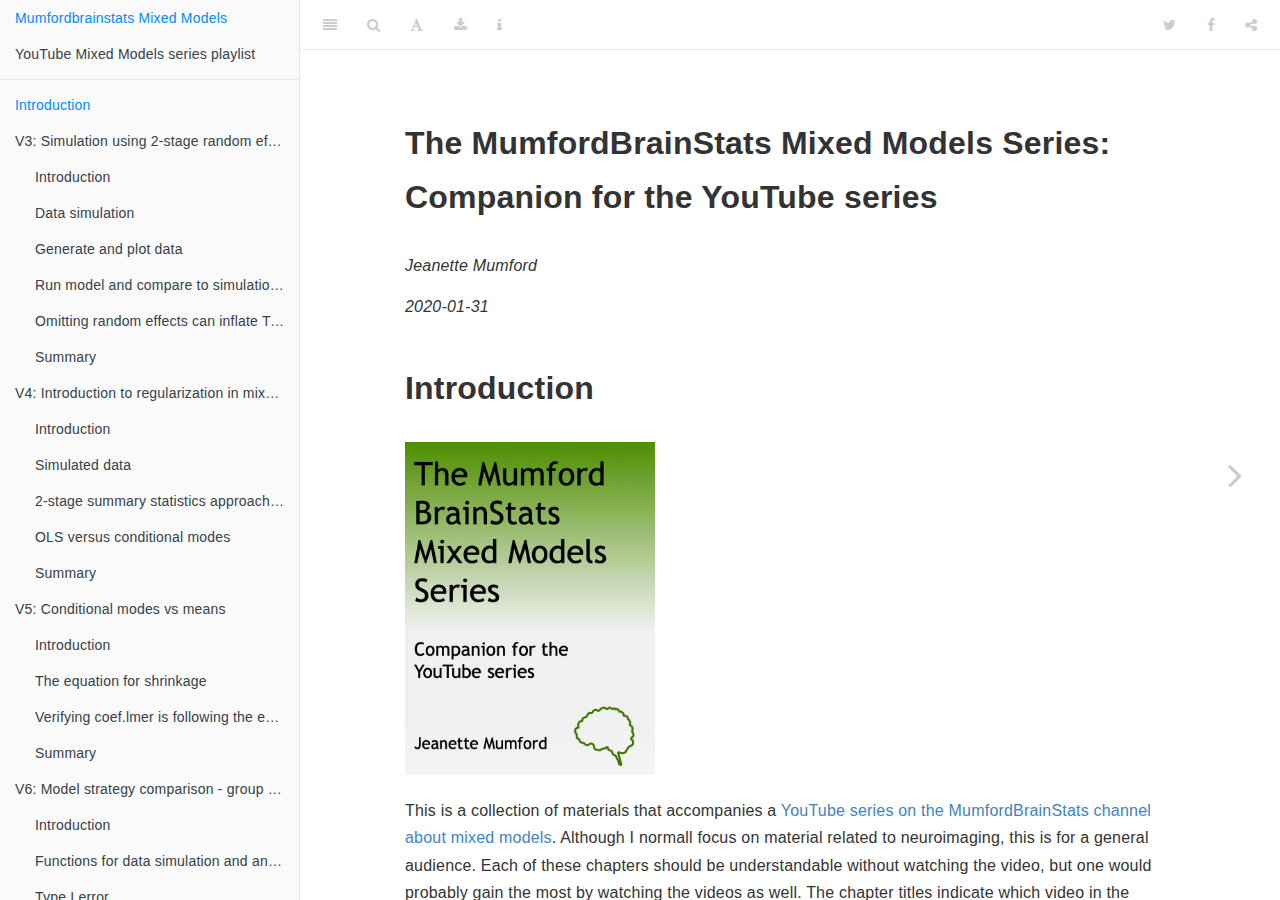
<file: docs/index.html>
<!DOCTYPE html>
<html lang="" xml:lang="">
<head>

  <meta charset="utf-8" />
  <meta http-equiv="X-UA-Compatible" content="IE=edge" />
  <title>The MumfordBrainStats Mixed Models Series: Companion for the YouTube series</title>
  <meta name="description" content="The MumfordBrainStats Mixed Models Series: Companion for the YouTube series" />
  <meta name="generator" content="bookdown 0.17 and GitBook 2.6.7" />

  <meta property="og:title" content="The MumfordBrainStats Mixed Models Series: Companion for the YouTube series" />
  <meta property="og:type" content="book" />
  
  <meta property="og:image" content="./images/mixed_model_book_cover.png" />
  
  

  <meta name="twitter:card" content="summary" />
  <meta name="twitter:title" content="The MumfordBrainStats Mixed Models Series: Companion for the YouTube series" />
  
  
  <meta name="twitter:image" content="./images/mixed_model_book_cover.png" />

<meta name="author" content="Jeanette Mumford" />


<meta name="date" content="2020-01-31" />

  <meta name="viewport" content="width=device-width, initial-scale=1" />
  <meta name="apple-mobile-web-app-capable" content="yes" />
  <meta name="apple-mobile-web-app-status-bar-style" content="black" />
  
  

<link rel="next" href="v3-simulation-using-2-stage-random-effects.html"/>
<script src="libs/header-attrs-2.1/header-attrs.js"></script>
<script src="libs/jquery-2.2.3/jquery.min.js"></script>
<link href="libs/gitbook-2.6.7/css/style.css" rel="stylesheet" />
<link href="libs/gitbook-2.6.7/css/plugin-table.css" rel="stylesheet" />
<link href="libs/gitbook-2.6.7/css/plugin-bookdown.css" rel="stylesheet" />
<link href="libs/gitbook-2.6.7/css/plugin-highlight.css" rel="stylesheet" />
<link href="libs/gitbook-2.6.7/css/plugin-search.css" rel="stylesheet" />
<link href="libs/gitbook-2.6.7/css/plugin-fontsettings.css" rel="stylesheet" />
<link href="libs/gitbook-2.6.7/css/plugin-clipboard.css" rel="stylesheet" />











<style type="text/css">
pre > code.sourceCode { white-space: pre; position: relative; }
pre > code.sourceCode > span { display: inline-block; line-height: 1.25; }
pre > code.sourceCode > span:empty { height: 1.2em; }
code.sourceCode > span { color: inherit; text-decoration: inherit; }
pre.sourceCode { margin: 0; }
@media screen {
div.sourceCode { overflow: auto; }
}
@media print {
pre > code.sourceCode { white-space: pre-wrap; }
pre > code.sourceCode > span { text-indent: -5em; padding-left: 5em; }
}
pre.numberSource code
  { counter-reset: source-line 0; }
pre.numberSource code > span
  { position: relative; left: -4em; counter-increment: source-line; }
pre.numberSource code > span > a:first-child::before
  { content: counter(source-line);
    position: relative; left: -1em; text-align: right; vertical-align: baseline;
    border: none; display: inline-block;
    -webkit-touch-callout: none; -webkit-user-select: none;
    -khtml-user-select: none; -moz-user-select: none;
    -ms-user-select: none; user-select: none;
    padding: 0 4px; width: 4em;
    color: #aaaaaa;
  }
pre.numberSource { margin-left: 3em; border-left: 1px solid #aaaaaa;  padding-left: 4px; }
div.sourceCode
  {   }
@media screen {
pre > code.sourceCode > span > a:first-child::before { text-decoration: underline; }
}
code span.al { color: #ff0000; font-weight: bold; } /* Alert */
code span.an { color: #60a0b0; font-weight: bold; font-style: italic; } /* Annotation */
code span.at { color: #7d9029; } /* Attribute */
code span.bn { color: #40a070; } /* BaseN */
code span.bu { } /* BuiltIn */
code span.cf { color: #007020; font-weight: bold; } /* ControlFlow */
code span.ch { color: #4070a0; } /* Char */
code span.cn { color: #880000; } /* Constant */
code span.co { color: #60a0b0; font-style: italic; } /* Comment */
code span.cv { color: #60a0b0; font-weight: bold; font-style: italic; } /* CommentVar */
code span.do { color: #ba2121; font-style: italic; } /* Documentation */
code span.dt { color: #902000; } /* DataType */
code span.dv { color: #40a070; } /* DecVal */
code span.er { color: #ff0000; font-weight: bold; } /* Error */
code span.ex { } /* Extension */
code span.fl { color: #40a070; } /* Float */
code span.fu { color: #06287e; } /* Function */
code span.im { } /* Import */
code span.in { color: #60a0b0; font-weight: bold; font-style: italic; } /* Information */
code span.kw { color: #007020; font-weight: bold; } /* Keyword */
code span.op { color: #666666; } /* Operator */
code span.ot { color: #007020; } /* Other */
code span.pp { color: #bc7a00; } /* Preprocessor */
code span.sc { color: #4070a0; } /* SpecialChar */
code span.ss { color: #bb6688; } /* SpecialString */
code span.st { color: #4070a0; } /* String */
code span.va { color: #19177c; } /* Variable */
code span.vs { color: #4070a0; } /* VerbatimString */
code span.wa { color: #60a0b0; font-weight: bold; font-style: italic; } /* Warning */
</style>

<link rel="stylesheet" href="style.css" type="text/css" />
</head>

<body>



  <div class="book without-animation with-summary font-size-2 font-family-1" data-basepath=".">

    <div class="book-summary">
      <nav role="navigation">

<ul class="summary">
<li><a href="./index.html">Mumfordbrainstats Mixed Models</a></li>
<li><a href="https://www.youtube.com/watch?v=IGHm1XHFWMc&list=PLB2iAtgpI4YEAUiEQ1ZnfMXY-yewNzn9z">YouTube Mixed Models series playlist</a></li>

<li class="divider"></li>
<li class="chapter" data-level="" data-path="index.html"><a href="index.html"><i class="fa fa-check"></i>Introduction</a></li>
<li class="chapter" data-level="" data-path="v3-simulation-using-2-stage-random-effects.html"><a href="v3-simulation-using-2-stage-random-effects.html"><i class="fa fa-check"></i>V3: Simulation using 2-stage random effects</a>
<ul>
<li class="chapter" data-level="" data-path="v3-simulation-using-2-stage-random-effects.html"><a href="v3-simulation-using-2-stage-random-effects.html#introduction-1"><i class="fa fa-check"></i>Introduction</a></li>
<li class="chapter" data-level="" data-path="v3-simulation-using-2-stage-random-effects.html"><a href="v3-simulation-using-2-stage-random-effects.html#data-simulation"><i class="fa fa-check"></i>Data simulation</a></li>
<li class="chapter" data-level="" data-path="v3-simulation-using-2-stage-random-effects.html"><a href="v3-simulation-using-2-stage-random-effects.html#generate-and-plot-data"><i class="fa fa-check"></i>Generate and plot data</a></li>
<li class="chapter" data-level="" data-path="v3-simulation-using-2-stage-random-effects.html"><a href="v3-simulation-using-2-stage-random-effects.html#run-model-and-compare-to-simulation-settings"><i class="fa fa-check"></i>Run model and compare to simulation settings</a></li>
<li class="chapter" data-level="" data-path="v3-simulation-using-2-stage-random-effects.html"><a href="v3-simulation-using-2-stage-random-effects.html#omitting-random-effects-can-inflate-type-i-error"><i class="fa fa-check"></i>Omitting random effects can inflate Type I error</a></li>
<li class="chapter" data-level="" data-path="v3-simulation-using-2-stage-random-effects.html"><a href="v3-simulation-using-2-stage-random-effects.html#summary"><i class="fa fa-check"></i>Summary</a></li>
</ul></li>
<li class="chapter" data-level="" data-path="v4-introduction-to-regularization-in-mixed-models.html"><a href="v4-introduction-to-regularization-in-mixed-models.html"><i class="fa fa-check"></i>V4: Introduction to regularization in mixed models</a>
<ul>
<li class="chapter" data-level="" data-path="v4-introduction-to-regularization-in-mixed-models.html"><a href="v4-introduction-to-regularization-in-mixed-models.html#introduction-2"><i class="fa fa-check"></i>Introduction</a></li>
<li class="chapter" data-level="" data-path="v4-introduction-to-regularization-in-mixed-models.html"><a href="v4-introduction-to-regularization-in-mixed-models.html#simulated-data"><i class="fa fa-check"></i>Simulated data</a></li>
<li class="chapter" data-level="" data-path="v4-introduction-to-regularization-in-mixed-models.html"><a href="v4-introduction-to-regularization-in-mixed-models.html#stage-summary-statistics-approach-compared-to-conditional-modes"><i class="fa fa-check"></i>2-stage summary statistics approach compared to conditional modes</a></li>
<li class="chapter" data-level="" data-path="v4-introduction-to-regularization-in-mixed-models.html"><a href="v4-introduction-to-regularization-in-mixed-models.html#ols-versus-conditional-modes"><i class="fa fa-check"></i>OLS versus conditional modes</a></li>
<li class="chapter" data-level="" data-path="v4-introduction-to-regularization-in-mixed-models.html"><a href="v4-introduction-to-regularization-in-mixed-models.html#summary-1"><i class="fa fa-check"></i>Summary</a></li>
</ul></li>
<li class="chapter" data-level="" data-path="v5-conditional-modes-vs-means.html"><a href="v5-conditional-modes-vs-means.html"><i class="fa fa-check"></i>V5: Conditional modes vs means</a>
<ul>
<li class="chapter" data-level="" data-path="v5-conditional-modes-vs-means.html"><a href="v5-conditional-modes-vs-means.html#introduction-3"><i class="fa fa-check"></i>Introduction</a></li>
<li class="chapter" data-level="" data-path="v5-conditional-modes-vs-means.html"><a href="v5-conditional-modes-vs-means.html#the-equation-for-shrinkage"><i class="fa fa-check"></i>The equation for shrinkage</a></li>
<li class="chapter" data-level="" data-path="v5-conditional-modes-vs-means.html"><a href="v5-conditional-modes-vs-means.html#verifying-coef.lmer-is-following-the-equation"><i class="fa fa-check"></i>Verifying coef.lmer is following the equation</a></li>
<li class="chapter" data-level="" data-path="v5-conditional-modes-vs-means.html"><a href="v5-conditional-modes-vs-means.html#summary-2"><i class="fa fa-check"></i>Summary</a></li>
</ul></li>
<li class="chapter" data-level="" data-path="v6-model-strategy-comparison-group-differences.html"><a href="v6-model-strategy-comparison-group-differences.html"><i class="fa fa-check"></i>V6: Model strategy comparison - group differences</a>
<ul>
<li class="chapter" data-level="" data-path="v6-model-strategy-comparison-group-differences.html"><a href="v6-model-strategy-comparison-group-differences.html#introduction-4"><i class="fa fa-check"></i>Introduction</a>
<ul>
<li class="chapter" data-level="" data-path="v6-model-strategy-comparison-group-differences.html"><a href="v6-model-strategy-comparison-group-differences.html#modeling-strategies-considered"><i class="fa fa-check"></i>Modeling strategies considered</a></li>
</ul></li>
<li class="chapter" data-level="" data-path="v6-model-strategy-comparison-group-differences.html"><a href="v6-model-strategy-comparison-group-differences.html#functions-for-data-simulation-and-analyses"><i class="fa fa-check"></i>Functions for data simulation and analyses</a></li>
<li class="chapter" data-level="" data-path="v6-model-strategy-comparison-group-differences.html"><a href="v6-model-strategy-comparison-group-differences.html#type-i-error"><i class="fa fa-check"></i>Type I error</a></li>
<li class="chapter" data-level="" data-path="v6-model-strategy-comparison-group-differences.html"><a href="v6-model-strategy-comparison-group-differences.html#power"><i class="fa fa-check"></i>Power</a></li>
<li class="chapter" data-level="" data-path="v6-model-strategy-comparison-group-differences.html"><a href="v6-model-strategy-comparison-group-differences.html#summary-3"><i class="fa fa-check"></i>Summary</a></li>
</ul></li>
</ul>

      </nav>
    </div>

    <div class="book-body">
      <div class="body-inner">
        <div class="book-header" role="navigation">
          <h1>
            <i class="fa fa-circle-o-notch fa-spin"></i><a href="./">The MumfordBrainStats Mixed Models Series: Companion for the YouTube series</a>
          </h1>
        </div>

        <div class="page-wrapper" tabindex="-1" role="main">
          <div class="page-inner">

            <section class="normal" id="section-">
<div id="header">
<h1 class="title">The MumfordBrainStats Mixed Models Series: Companion for the YouTube series</h1>
<p class="author"><em>Jeanette Mumford</em></p>
<p class="date"><em>2020-01-31</em></p>
</div>
<div id="introduction" class="section level1 unnumbered">
<h1>Introduction</h1>
<p><img src="images/mixed_model_book_cover.png" width="250px" /></p>
<p>This is a collection of materials that accompanies a <a href="https://www.youtube.com/watch?v=IGHm1XHFWMc&amp;list=PLB2iAtgpI4YEAUiEQ1ZnfMXY-yewNzn9z">YouTube series on the MumfordBrainStats channel about mixed models</a>. Although I normall focus on material related to neuroimaging, this is for a general audience. Each of these chapters should be understandable without watching the video, but one would probably gain the most by watching the videos as well. The chapter titles indicate which video in the series goes along with that chapter. Not all videos have chapter (yet), since I’m only including chapters with code for now. In the future I may try to smooth this out more to read more like an actual book.</p>
<p>Although this series isn’t necessarily set up to be a tutorial on how to run a mixed model properly, it would still be useful for somebody who is new to mixed models. I’m focusing on odds and ends that I’ve seen come up that I feel are less frequently discussed. Basically mistakes I’ve made or seen that I’d like to help you avoid. Interestingly, many of these mistakes are made by those with some knowledge of mixed models. I think they often arises from a “knows enough to be dangerous” situation. Do not misinterpret that as it is good to be dangerous, brave, make mistakes and then fix them. That’s how we learn!</p>
<p>Specific goals of this series:</p>
<ul>
<li>Make it easier for you to conceptualize what a mixed model is doing</li>
<li>Describe the two stage random effects formulation and corresponding two stage summary statistics approach for modeling repeated measures data</li>
<li>Clarify when regularization is occurring and what it is doing</li>
<li>Clarifying what a conditional mode (BLUP) is and how they should <em>not</em> be used</li>
<li>When a two stage summary statistics approach is likely okay to use</li>
</ul>
<p>This series is still in development. Future topics will involve: crossed/nested random effects, tips for planning out your analysis setup, simplifying random effects structures (when is it okay) and hopefully some examples from the audience of this series about their trials and tribulations with mixed models. I’m also looking for solid ways to test model assumptions. So far I haven’t found anything super satisfying.</p>
<p>For feedback, you can find me on twitter: <span class="citation">@mumbrainstats</span>.</p>

</div>
            </section>

          </div>
        </div>
      </div>

<a href="v3-simulation-using-2-stage-random-effects.html" class="navigation navigation-next navigation-unique" aria-label="Next page"><i class="fa fa-angle-right"></i></a>
    </div>
  </div>
<script src="libs/gitbook-2.6.7/js/app.min.js"></script>
<script src="libs/gitbook-2.6.7/js/lunr.js"></script>
<script src="libs/gitbook-2.6.7/js/clipboard.min.js"></script>
<script src="libs/gitbook-2.6.7/js/plugin-search.js"></script>
<script src="libs/gitbook-2.6.7/js/plugin-sharing.js"></script>
<script src="libs/gitbook-2.6.7/js/plugin-fontsettings.js"></script>
<script src="libs/gitbook-2.6.7/js/plugin-bookdown.js"></script>
<script src="libs/gitbook-2.6.7/js/jquery.highlight.js"></script>
<script src="libs/gitbook-2.6.7/js/plugin-clipboard.js"></script>
<script>
gitbook.require(["gitbook"], function(gitbook) {
gitbook.start({
"sharing": {
"github": false,
"facebook": true,
"twitter": true,
"linkedin": false,
"weibo": false,
"instapaper": false,
"vk": false,
"all": ["facebook", "twitter", "linkedin", "weibo", "instapaper"]
},
"fontsettings": {
"theme": "white",
"family": "sans",
"size": 2
},
"edit": {
"link": null,
"text": null
},
"history": {
"link": null,
"text": null
},
"view": {
"link": null,
"text": null
},
"download": ["MixedModelsTutorials.pdf", "MixedModelsTutorials.epub"],
"toc": {
"collapse": "subsection"
},
"search": true
});
});
</script>

<!-- dynamically load mathjax for compatibility with self-contained -->
<script>
  (function () {
    var script = document.createElement("script");
    script.type = "text/javascript";
    var src = "true";
    if (src === "" || src === "true") src = "https://mathjax.rstudio.com/latest/MathJax.js?config=TeX-MML-AM_CHTML";
    if (location.protocol !== "file:")
      if (/^https?:/.test(src))
        src = src.replace(/^https?:/, '');
    script.src = src;
    document.getElementsByTagName("head")[0].appendChild(script);
  })();
</script>
</body>

</html>
</file>
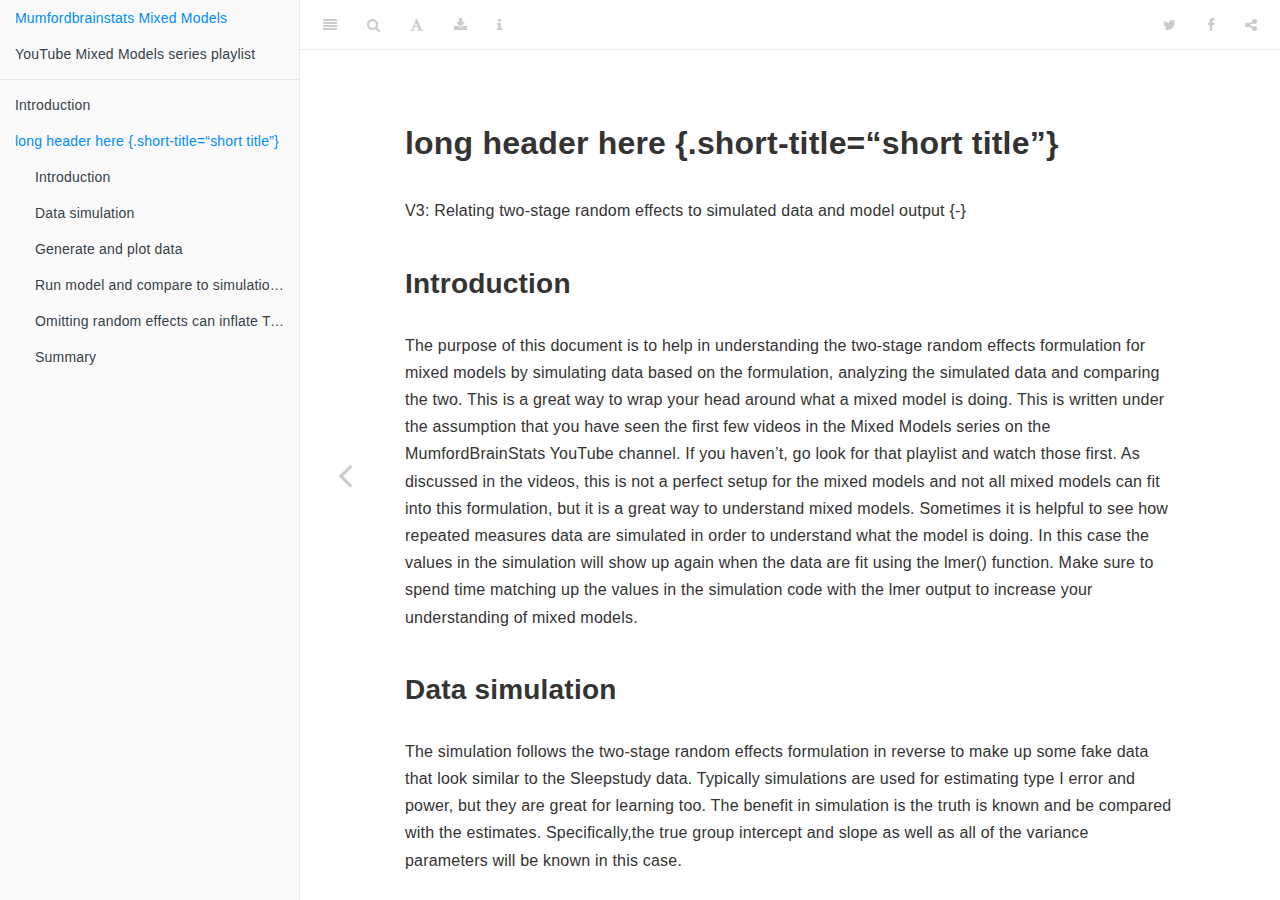
<file: docs/long-header-here-short-titleshort-title.html>
<!DOCTYPE html>
<html lang="" xml:lang="">
<head>

  <meta charset="utf-8" />
  <meta http-equiv="X-UA-Compatible" content="IE=edge" />
  <title>long header here {.short-title=“short title”} | Mixed Models tutorials from MumfordBrainStats</title>
  <meta name="description" content="long header here {.short-title=“short title”} | Mixed Models tutorials from MumfordBrainStats" />
  <meta name="generator" content="bookdown 0.17 and GitBook 2.6.7" />

  <meta property="og:title" content="long header here {.short-title=“short title”} | Mixed Models tutorials from MumfordBrainStats" />
  <meta property="og:type" content="book" />
  
  
  
  

  <meta name="twitter:card" content="summary" />
  <meta name="twitter:title" content="long header here {.short-title=“short title”} | Mixed Models tutorials from MumfordBrainStats" />
  
  
  

<meta name="author" content="Jeanette Mumford" />


<meta name="date" content="2020-01-31" />

  <meta name="viewport" content="width=device-width, initial-scale=1" />
  <meta name="apple-mobile-web-app-capable" content="yes" />
  <meta name="apple-mobile-web-app-status-bar-style" content="black" />
  
  
<link rel="prev" href="index.html"/>

<script src="libs/jquery-2.2.3/jquery.min.js"></script>
<link href="libs/gitbook-2.6.7/css/style.css" rel="stylesheet" />
<link href="libs/gitbook-2.6.7/css/plugin-table.css" rel="stylesheet" />
<link href="libs/gitbook-2.6.7/css/plugin-bookdown.css" rel="stylesheet" />
<link href="libs/gitbook-2.6.7/css/plugin-highlight.css" rel="stylesheet" />
<link href="libs/gitbook-2.6.7/css/plugin-search.css" rel="stylesheet" />
<link href="libs/gitbook-2.6.7/css/plugin-fontsettings.css" rel="stylesheet" />
<link href="libs/gitbook-2.6.7/css/plugin-clipboard.css" rel="stylesheet" />











<style type="text/css">
div.sourceCode { overflow-x: auto; }
table.sourceCode, tr.sourceCode, td.lineNumbers, td.sourceCode {
  margin: 0; padding: 0; vertical-align: baseline; border: none; }
table.sourceCode { width: 100%; line-height: 100%; }
td.lineNumbers { text-align: right; padding-right: 4px; padding-left: 4px; color: #aaaaaa; border-right: 1px solid #aaaaaa; }
td.sourceCode { padding-left: 5px; }
code > span.kw { color: #007020; font-weight: bold; } /* Keyword */
code > span.dt { color: #902000; } /* DataType */
code > span.dv { color: #40a070; } /* DecVal */
code > span.bn { color: #40a070; } /* BaseN */
code > span.fl { color: #40a070; } /* Float */
code > span.ch { color: #4070a0; } /* Char */
code > span.st { color: #4070a0; } /* String */
code > span.co { color: #60a0b0; font-style: italic; } /* Comment */
code > span.ot { color: #007020; } /* Other */
code > span.al { color: #ff0000; font-weight: bold; } /* Alert */
code > span.fu { color: #06287e; } /* Function */
code > span.er { color: #ff0000; font-weight: bold; } /* Error */
code > span.wa { color: #60a0b0; font-weight: bold; font-style: italic; } /* Warning */
code > span.cn { color: #880000; } /* Constant */
code > span.sc { color: #4070a0; } /* SpecialChar */
code > span.vs { color: #4070a0; } /* VerbatimString */
code > span.ss { color: #bb6688; } /* SpecialString */
code > span.im { } /* Import */
code > span.va { color: #19177c; } /* Variable */
code > span.cf { color: #007020; font-weight: bold; } /* ControlFlow */
code > span.op { color: #666666; } /* Operator */
code > span.bu { } /* BuiltIn */
code > span.ex { } /* Extension */
code > span.pp { color: #bc7a00; } /* Preprocessor */
code > span.at { color: #7d9029; } /* Attribute */
code > span.do { color: #ba2121; font-style: italic; } /* Documentation */
code > span.an { color: #60a0b0; font-weight: bold; font-style: italic; } /* Annotation */
code > span.cv { color: #60a0b0; font-weight: bold; font-style: italic; } /* CommentVar */
code > span.in { color: #60a0b0; font-weight: bold; font-style: italic; } /* Information */
</style>

<link rel="stylesheet" href="style.css" type="text/css" />
</head>

<body>



  <div class="book without-animation with-summary font-size-2 font-family-1" data-basepath=".">

    <div class="book-summary">
      <nav role="navigation">

<ul class="summary">
<li><a href="./index.html">Mumfordbrainstats Mixed Models</a></li>
<li><a href="https://www.youtube.com/watch?v=IGHm1XHFWMc&list=PLB2iAtgpI4YEAUiEQ1ZnfMXY-yewNzn9z">YouTube Mixed Models series playlist</a></li>

<li class="divider"></li>
<li class="chapter" data-level="" data-path="index.html"><a href="index.html"><i class="fa fa-check"></i>Introduction</a></li>
<li class="chapter" data-level="" data-path="long-header-here-short-titleshort-title.html"><a href="long-header-here-short-titleshort-title.html"><i class="fa fa-check"></i>long header here {.short-title=“short title”}</a><ul>
<li class="chapter" data-level="" data-path="long-header-here-short-titleshort-title.html"><a href="long-header-here-short-titleshort-title.html#introduction-1"><i class="fa fa-check"></i>Introduction</a></li>
<li class="chapter" data-level="" data-path="long-header-here-short-titleshort-title.html"><a href="long-header-here-short-titleshort-title.html#data-simulation"><i class="fa fa-check"></i>Data simulation</a></li>
<li class="chapter" data-level="" data-path="long-header-here-short-titleshort-title.html"><a href="long-header-here-short-titleshort-title.html#generate-and-plot-data"><i class="fa fa-check"></i>Generate and plot data</a></li>
<li class="chapter" data-level="" data-path="long-header-here-short-titleshort-title.html"><a href="long-header-here-short-titleshort-title.html#run-model-and-compare-to-simulation-settings"><i class="fa fa-check"></i>Run model and compare to simulation settings</a></li>
<li class="chapter" data-level="" data-path="long-header-here-short-titleshort-title.html"><a href="long-header-here-short-titleshort-title.html#omitting-random-effects-can-inflate-type-i-error"><i class="fa fa-check"></i>Omitting random effects can inflate Type I error</a></li>
<li class="chapter" data-level="" data-path="long-header-here-short-titleshort-title.html"><a href="long-header-here-short-titleshort-title.html#summary"><i class="fa fa-check"></i>Summary</a></li>
</ul></li>
</ul>

      </nav>
    </div>

    <div class="book-body">
      <div class="body-inner">
        <div class="book-header" role="navigation">
          <h1>
            <i class="fa fa-circle-o-notch fa-spin"></i><a href="./">Mixed Models tutorials from MumfordBrainStats</a>
          </h1>
        </div>

        <div class="page-wrapper" tabindex="-1" role="main">
          <div class="page-inner">

            <section class="normal" id="section-">
<div id="long-header-here-.short-titleshort-title" class="section level1">
<h1>long header here {.short-title=“short title”}</h1>
<p>V3: Relating two-stage random effects to simulated data and model output {-}</p>
<div id="introduction-1" class="section level2 unnumbered">
<h2>Introduction</h2>
<p>The purpose of this document is to help in understanding the two-stage random effects formulation for mixed models by simulating data based on the formulation, analyzing the simulated data and comparing the two. This is a great way to wrap your head around what a mixed model is doing. This is written under the assumption that you have seen the first few videos in the Mixed Models series on the MumfordBrainStats YouTube channel. If you haven’t, go look for that playlist and watch those first. As discussed in the videos, this is not a perfect setup for the mixed models and not all mixed models can fit into this formulation, but it is a great way to understand mixed models. Sometimes it is helpful to see how repeated measures data are simulated in order to understand what the model is doing. In this case the values in the simulation will show up again when the data are fit using the lmer() function. Make sure to spend time matching up the values in the simulation code with the lmer output to increase your understanding of mixed models.</p>
</div>
<div id="data-simulation" class="section level2 unnumbered">
<h2>Data simulation</h2>
<p>The simulation follows the two-stage random effects formulation in reverse to make up some fake data that look similar to the Sleepstudy data. Typically simulations are used for estimating type I error and power, but they are great for learning too. The benefit in simulation is the truth is known and be compared with the estimates. Specifically,the true group intercept and slope as well as all of the variance parameters will be known in this case.</p>
<div id="review-of-the-two-stage-formulation" class="section level4 unnumbered">
<h4>Review of the two-stage formulation</h4>
<p>Reviewing the two-stage formulation, recall the first stage of the model is <span class="math inline">\(Y_i = Z_i\beta_i + \epsilon_i, \epsilon_i\sim N(0, \sigma^2I_{n_i})\)</span>. In this case <span class="math inline">\(Y_i\)</span> contains the average reaction times for subject <span class="math inline">\(i\)</span> over 10 days, <span class="math inline">\(Z_i\)</span> is the design matrix with a column of 1s and a column for days (0-9), <span class="math inline">\(\beta_i\)</span> is the vector with the slope and intercept for subject <span class="math inline">\(i\)</span> and <span class="math inline">\(\sigma\)</span> is the within-subject variance. Notably, this variance is assumed to be the same for all subjects, as it does not have an <span class="math inline">\(i\)</span> subscript. Last, <span class="math inline">\(n_i\)</span>, the number of observations for subject <span class="math inline">\(i\)</span>, is assumed to be 10 for all subjects, so <span class="math inline">\(I_{n_i}\)</span> is a <span class="math inline">\(n_i\times n_i\)</span> identity matrix. Here’s an example using the first subject in the data set (<span class="math inline">\(i\)</span> would be 1),</p>
<p><span class="math display">\[\left[\begin{array}{c}
265 \\ 252 \\ 451 \\ 335 \\ 376 \\370 \\ 357 \\ 514 \\ 350 \\ 500 \end{array}\right] = \left[\begin{array}{cc}
1 &amp; 0 \\
1 &amp; 1 \\
1 &amp; 2 \\
1 &amp; 3 \\
1 &amp; 4 \\
1 &amp; 5 \\
1 &amp; 6 \\
1&amp; 7 \\
1 &amp; 8 \\
1 &amp; 9 \end{array}\right]\left[\begin{array}{c} \beta_{0, i} \\ \beta_{1, i}  \end{array}\right] + 
\left[\begin{array}{c}
\epsilon_1 \\
\epsilon_2 \\
\epsilon_3 \\
\epsilon_4 \\
\epsilon_5 \\
\epsilon_6 \\
\epsilon_7 \\
\epsilon_8 \\
\epsilon_9 \\
\epsilon_{10} 
\end{array}\right].\]</span></p>
<p>The second level is <span class="math inline">\(\beta_i = A_i\beta +b_i, b_i\sim N(0, G)\)</span>, which looks like <span class="math display">\[\left[\begin{array}{c}\beta_{0,i} \\ \beta_{1,i}\end{array}\right] =\left[\begin{array}{c}\beta_{0} \\ \beta_{1}\end{array}\right] + \left[\begin{array}{c}b_{0,i} \\ b_{1,i}\end{array}\right],\]</span> since the interest is in the average intercept and slope across subjects.</p>
</div>
<div id="data-simulation-based-on-two-stage-formulation" class="section level4 unnumbered">
<h4>Data simulation based on two-stage formulation</h4>
<p>To simulate the data, one goes through the two stages backwards, starting with stage 2. This setting assumes the random slope and intercept are independent, the intercept’s between-subject variance is <span class="math inline">\(24^2\)</span> and slope’s between-subject variance is <span class="math inline">\(10^2\)</span>, so <span class="math display">\[G=\left[\begin{array}{cc} 24^2 &amp; 0 \\ 0 &amp; 10^2 \end{array}\right].\]</span> Another way to think of this, since the slope and intercept are independent is: <span class="math inline">\(b_{0,i}\sim N(0, 24^2)\)</span> and <span class="math inline">\(b_{1,i}\sim N(0, 10^2)\)</span>. The true group intercept and slope are assumed to be 251 and 10, respectively, so subject-specific slopes and intercepts are generated using the multivariate normal distribution <span class="math display">\[N\left(\left[\begin{array}{c} 251 \\ 10 \end{array}\right], \left[\begin{array}{cc} 24^2 &amp; 0 \\ 0 &amp; 10^2 \end{array}\right]\right).\]</span></p>
<p>It may not always be the case that the slope and intercept are independent. For example, sometimes the steepness of the slope may depend upon on where the subject started (the intercept). If they are very slow on the task on day 0, they may not decline as much over the following days compared to a person who starts off really fast. In this case, the off-diagonal of <span class="math inline">\(G\)</span> would have a negative covariance value. In the interest of simplicity the independence assumption is used here, but the model fit will default to assuming they are correlated, which is fine. More on this to come.</p>
<p>To obtain the individual reaction times, the first stage is used based on the individual slope and intercept values that were generated with the multivariate Normal distribution above. Basically noise is added to that subject’s true regression line, with a variance of <span class="math inline">\(30^2\)</span> to yield the subject-specific reaction times. The simulated data are then complete and ready for analysis.</p>
<p>Read through the function and pay attention to where the betas, G and sigma are. Relate them to the equations above and later find their estimates in the lmer output! I’ve flagged the numbers to take note of with comments.</p>
<div class="sourceCode"><pre class="sourceCode r"><code class="sourceCode r"><span class="kw">library</span>(ggplot2)
<span class="kw">library</span>(lme4)
<span class="kw">library</span>(lmerTest)
<span class="kw">library</span>(MASS)

makeFakeSleepstudyData =<span class="st"> </span>function(nsub){
  time =<span class="st"> </span><span class="dv">0</span>:<span class="dv">9</span>
  rt =<span class="st"> </span><span class="kw">c</span>() <span class="co"># This will be filled in via the loop</span>
  time.all =<span class="st"> </span><span class="kw">rep</span>(time, nsub)
  subid.all =<span class="st"> </span><span class="kw">as.factor</span>(<span class="kw">rep</span>(<span class="dv">1</span>:nsub, <span class="dt">each =</span> <span class="kw">length</span>(time)))
  
  <span class="co"># Step 1:  Generate the beta_i&#39;s.  </span>
  G =<span class="st"> </span><span class="kw">matrix</span>(<span class="kw">c</span>(<span class="dv">24</span>^<span class="dv">2</span>, <span class="dv">0</span>, <span class="dv">0</span>, <span class="dv">10</span>^<span class="dv">2</span>), <span class="dt">nrow =</span> <span class="dv">2</span>)   ##!!! &lt;- REMEMBER THESE NUMBERS!!!!
  int.mean =<span class="st"> </span><span class="dv">251</span>  ##!!! &lt;- REMEMBER THESE NUMBERS TOO!!!!
  slope.mean =<span class="st"> </span><span class="dv">10</span>  ##!!! &lt;- REMEMBER THESE NUMBERS TOO!!!!
  sub.ints.slopes =<span class="st"> </span><span class="kw">mvrnorm</span>(nsub, <span class="kw">c</span>(int.mean, slope.mean), G)
  sub.ints =<span class="st"> </span>sub.ints.slopes[,<span class="dv">1</span>]
  time.slopes =<span class="st"> </span>sub.ints.slopes[,<span class="dv">2</span>]
  
  <span class="co"># Step 2:  Use the intercepts and slopes to generate RT data</span>
  sigma =<span class="st"> </span><span class="dv">30</span>      ##!!! &lt;- THIS IS THE LAST NUMBER TO REMEMBER!!!! (sorry for yelling)
  for (i in <span class="dv">1</span>:nsub){
    rt.vec =<span class="st"> </span>sub.ints[i] +<span class="st"> </span>time.slopes[i]*time +<span class="st"> </span><span class="kw">rnorm</span>(<span class="kw">length</span>(time), <span class="dt">sd =</span> sigma)
    rt =<span class="st"> </span><span class="kw">c</span>(rt, rt.vec)
  }
  
  dat =<span class="st"> </span><span class="kw">data.frame</span>(rt, time.all, subid.all)
  <span class="kw">return</span>(dat)
}</code></pre></div>
</div>
</div>
<div id="generate-and-plot-data" class="section level2">
<h2>Generate and plot data</h2>
<p>The following generates data for 16 subjects and plots them. This should look somewhat like the real sleepstudy data that were discussed in an earlier video.</p>
<div class="sourceCode"><pre class="sourceCode r"><code class="sourceCode r">dat =<span class="st"> </span><span class="kw">makeFakeSleepstudyData</span>(<span class="dv">16</span>)
<span class="kw">ggplot</span>(<span class="dt">data =</span> dat, <span class="kw">aes</span>(<span class="dt">x =</span> time.all, <span class="dt">y =</span> rt)) +
<span class="st">  </span><span class="kw">geom_line</span>() +<span class="st"> </span>
<span class="st">  </span><span class="kw">geom_point</span>() +
<span class="st">  </span><span class="kw">facet_wrap</span>(~subid.all)</code></pre></div>
<p><img src="1_video3_2_level_illustration_files/figure-html/unnamed-chunk-3-1.png" width="672" /></p>
</div>
<div id="run-model-and-compare-to-simulation-settings" class="section level2 unnumbered">
<h2>Run model and compare to simulation settings</h2>
<p>Below is the appropriate model, which includes a random slope an intercept as well as a correlation between the two. To compare with the simulation values, first focus on the “Random Effects” section. This is where to find the between-subject variances for the slope and intercept as well as an estimate of the correlation between the two. The within-subject variance is also in this part of the output. Be generous when comparing these estimates with the truth since only 16 subjects with 10 observations each went into the analysis and the estimates are likely noisy. Recall from the <span class="math inline">\(G\)</span> matrix above that the between subject variance for the intercept was set to <span class="math inline">\(24^2\)</span>, the between subject variance for the slope was <span class="math inline">\(10^2\)</span> and the correlation between the two was 0. The variances roughly match the estimates, specifically 26.19<span class="math inline">\(^2\)</span> and 9.77<span class="math inline">\(^2\)</span>. The correlation is estimated at -0.33. Later the topic of testing and simplifying random effects structures will be covered. Last, the within-subject variance was set to 30 in the simulations and is the Residual entry (last row) in the Random Effects section, 28.42<span class="math inline">\(^2\)</span>.</p>
<p>Moving on to the fixed effects column, our simulated intercept and slope values were 251 and 10, respectively. The estimates are pretty close: 253.56 and 16.59. Also take note of the degrees of freedom column. Why only 15? This actually makes a lot of sense when thinking about the two stage model. In the first stage a separate slope and intercept are estimated for each subject and then the second stage averages these. With 16 estimates, the degrees of freedom for an average would be 15, so this makes sense. Always report and ask others to report degrees of freedom, because it is a quick way to sense whether their random effects structure may have not been correct. More on this below.</p>
<div class="sourceCode"><pre class="sourceCode r"><code class="sourceCode r"><span class="kw">summary</span>(<span class="kw">lmer</span>(rt~time.all +<span class="st"> </span>(<span class="dv">1</span>+time.all |subid.all), dat))</code></pre></div>
<pre><code>## Linear mixed model fit by REML. t-tests use Satterthwaite&#39;s method [
## lmerModLmerTest]
## Formula: rt ~ time.all + (1 + time.all | subid.all)
##    Data: dat
## 
## REML criterion at convergence: 1588.5
## 
## Scaled residuals: 
##      Min       1Q   Median       3Q      Max 
## -2.43358 -0.64266  0.03094  0.72321  2.18928 
## 
## Random effects:
##  Groups    Name        Variance Std.Dev. Corr 
##  subid.all (Intercept) 685.73   26.186        
##            time.all     95.49    9.772   -0.33
##  Residual              807.84   28.423        
## Number of obs: 160, groups:  subid.all, 16
## 
## Fixed effects:
##             Estimate Std. Error      df t value Pr(&gt;|t|)    
## (Intercept)  253.559      7.765  15.000  32.653 2.38e-15 ***
## time.all      16.594      2.565  15.000   6.469 1.06e-05 ***
## ---
## Signif. codes:  0 &#39;***&#39; 0.001 &#39;**&#39; 0.01 &#39;*&#39; 0.05 &#39;.&#39; 0.1 &#39; &#39; 1
## 
## Correlation of Fixed Effects:
##          (Intr)
## time.all -0.405</code></pre>
</div>
<div id="omitting-random-effects-can-inflate-type-i-error" class="section level2 unnumbered">
<h2>Omitting random effects can inflate Type I error</h2>
<p>Omitting the random slope often a very bad idea. Generally, all within-subject variables that are continuous should be included as random effects unless there are convergence issues because there aren’t enough data to estimate them. Definitely check out this paper by <a href="https://www.sciencedirect.com/science/article/pii/S0749596X17300013">Matusheck and others</a> as well as my <a href="https://www.youtube.com/watch?v=pDNEgcl0YhI">video</a> to learn about simplifying the random effects structure. Below the random slope is omitted and the biggest impact is on the degrees of freedom, which are quite large now! Of course this results in a much smaller p-value. Generally there is a risk of inflated type I errors when omitting a random effect. It is best to start with a fully specified random effects structure and simplify if need be. This is why it is a good idea to report degrees of freedom and make sure they are reported when reviewing manuscripts.</p>
<div class="sourceCode"><pre class="sourceCode r"><code class="sourceCode r">bad.model =<span class="st"> </span><span class="kw">lmer</span>(rt~time.all +<span class="st"> </span>(<span class="dv">1</span> |subid.all), dat)
<span class="kw">summary</span>(bad.model)  </code></pre></div>
<pre><code>## Linear mixed model fit by REML. t-tests use Satterthwaite&#39;s method [
## lmerModLmerTest]
## Formula: rt ~ time.all + (1 | subid.all)
##    Data: dat
## 
## REML criterion at convergence: 1666.7
## 
## Scaled residuals: 
##      Min       1Q   Median       3Q      Max 
## -2.53803 -0.64128 -0.00096  0.67704  2.71143 
## 
## Random effects:
##  Groups    Name        Variance Std.Dev.
##  subid.all (Intercept) 1771     42.08   
##  Residual              1634     40.42   
## Number of obs: 160, groups:  subid.all, 16
## 
## Fixed effects:
##             Estimate Std. Error      df t value Pr(&gt;|t|)    
## (Intercept)  253.559     12.082  21.768   20.99 6.23e-16 ***
## time.all      16.594      1.113 143.000   14.91  &lt; 2e-16 ***
## ---
## Signif. codes:  0 &#39;***&#39; 0.001 &#39;**&#39; 0.01 &#39;*&#39; 0.05 &#39;.&#39; 0.1 &#39; &#39; 1
## 
## Correlation of Fixed Effects:
##          (Intr)
## time.all -0.414</code></pre>
</div>
<div id="summary" class="section level2 unnumbered">
<h2>Summary</h2>
<p>The goal of this document was to shed some light on the two stage random effects structure to aid in understanding the output of lmer. In addition, the importance of including random effects was shown. Omitting random effects can greatly inflate the Type I error. If you have question about this document, please post to the MumfordBrainStats Facebook page.</p>

</div>
</div>
            </section>

          </div>
        </div>
      </div>
<a href="index.html" class="navigation navigation-prev navigation-unique" aria-label="Previous page"><i class="fa fa-angle-left"></i></a>

    </div>
  </div>
<script src="libs/gitbook-2.6.7/js/app.min.js"></script>
<script src="libs/gitbook-2.6.7/js/lunr.js"></script>
<script src="libs/gitbook-2.6.7/js/clipboard.min.js"></script>
<script src="libs/gitbook-2.6.7/js/plugin-search.js"></script>
<script src="libs/gitbook-2.6.7/js/plugin-sharing.js"></script>
<script src="libs/gitbook-2.6.7/js/plugin-fontsettings.js"></script>
<script src="libs/gitbook-2.6.7/js/plugin-bookdown.js"></script>
<script src="libs/gitbook-2.6.7/js/jquery.highlight.js"></script>
<script src="libs/gitbook-2.6.7/js/plugin-clipboard.js"></script>
<script>
gitbook.require(["gitbook"], function(gitbook) {
gitbook.start({
"sharing": {
"github": false,
"facebook": true,
"twitter": true,
"linkedin": false,
"weibo": false,
"instapaper": false,
"vk": false,
"all": ["facebook", "twitter", "linkedin", "weibo", "instapaper"]
},
"fontsettings": {
"theme": "white",
"family": "sans",
"size": 2
},
"edit": {
"link": null,
"text": null
},
"history": {
"link": null,
"text": null
},
"view": {
"link": null,
"text": null
},
"download": ["MixedModelsTutorials.pdf", "MixedModelsTutorials.epub"],
"toc": {
"collapse": "subsection"
},
"search": true
});
});
</script>

<!-- dynamically load mathjax for compatibility with self-contained -->
<script>
  (function () {
    var script = document.createElement("script");
    script.type = "text/javascript";
    var src = "";
    if (src === "" || src === "true") src = "https://mathjax.rstudio.com/latest/MathJax.js?config=TeX-MML-AM_CHTML";
    if (location.protocol !== "file:")
      if (/^https?:/.test(src))
        src = src.replace(/^https?:/, '');
    script.src = src;
    document.getElementsByTagName("head")[0].appendChild(script);
  })();
</script>
</body>

</html>
</file>
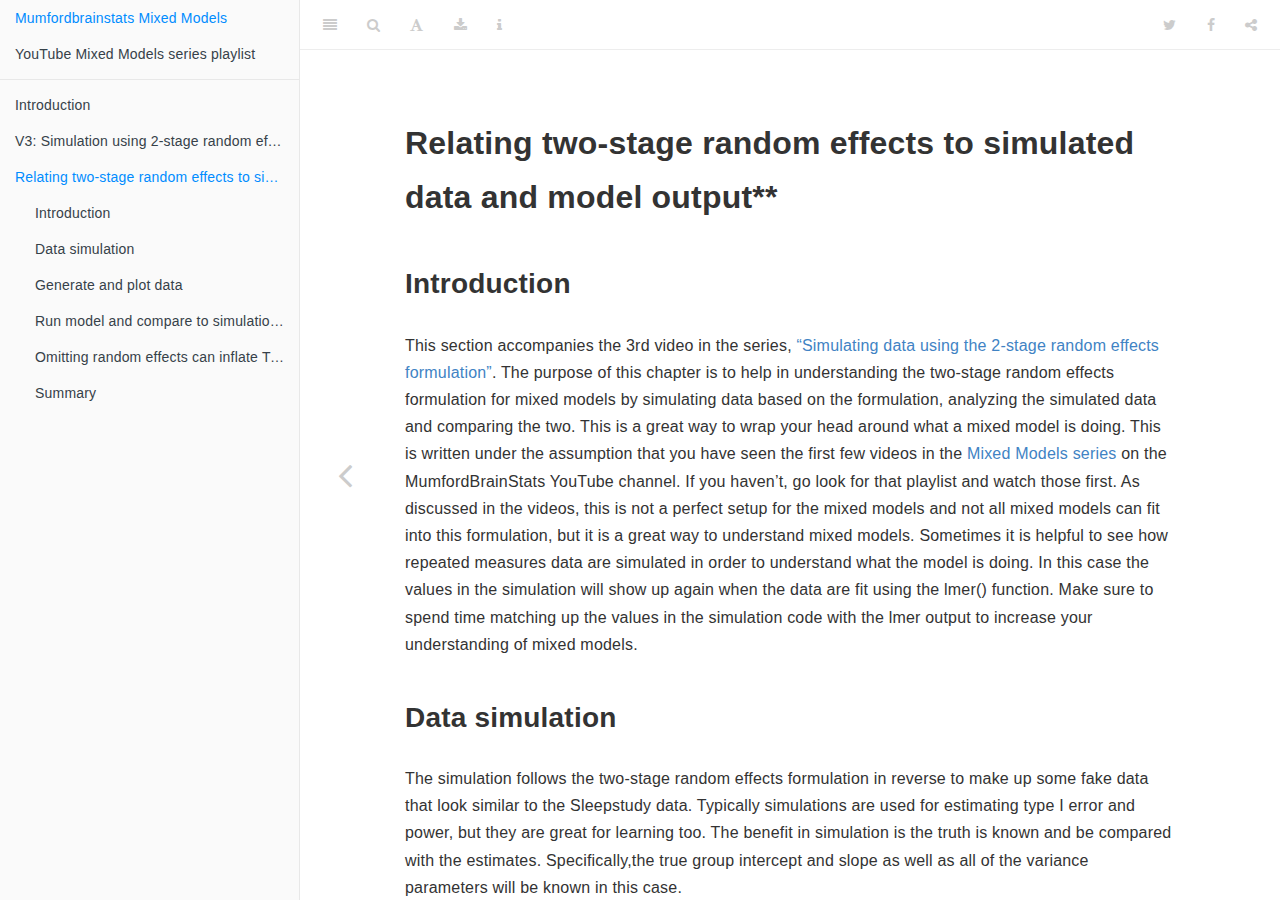
<file: docs/relating-two-stage-random-effects-to-simulated-data-and-model-output.html>
<!DOCTYPE html>
<html lang="" xml:lang="">
<head>

  <meta charset="utf-8" />
  <meta http-equiv="X-UA-Compatible" content="IE=edge" />
  <title>Relating two-stage random effects to simulated data and model output** | Mixed Models tutorials from MumfordBrainStats</title>
  <meta name="description" content="Relating two-stage random effects to simulated data and model output** | Mixed Models tutorials from MumfordBrainStats" />
  <meta name="generator" content="bookdown 0.17 and GitBook 2.6.7" />

  <meta property="og:title" content="Relating two-stage random effects to simulated data and model output** | Mixed Models tutorials from MumfordBrainStats" />
  <meta property="og:type" content="book" />
  
  
  
  

  <meta name="twitter:card" content="summary" />
  <meta name="twitter:title" content="Relating two-stage random effects to simulated data and model output** | Mixed Models tutorials from MumfordBrainStats" />
  
  
  

<meta name="author" content="Jeanette Mumford" />


<meta name="date" content="2020-01-31" />

  <meta name="viewport" content="width=device-width, initial-scale=1" />
  <meta name="apple-mobile-web-app-capable" content="yes" />
  <meta name="apple-mobile-web-app-status-bar-style" content="black" />
  
  
<link rel="prev" href="v3-simulation-using-2-stage-random-effects.html"/>

<script src="libs/jquery-2.2.3/jquery.min.js"></script>
<link href="libs/gitbook-2.6.7/css/style.css" rel="stylesheet" />
<link href="libs/gitbook-2.6.7/css/plugin-table.css" rel="stylesheet" />
<link href="libs/gitbook-2.6.7/css/plugin-bookdown.css" rel="stylesheet" />
<link href="libs/gitbook-2.6.7/css/plugin-highlight.css" rel="stylesheet" />
<link href="libs/gitbook-2.6.7/css/plugin-search.css" rel="stylesheet" />
<link href="libs/gitbook-2.6.7/css/plugin-fontsettings.css" rel="stylesheet" />
<link href="libs/gitbook-2.6.7/css/plugin-clipboard.css" rel="stylesheet" />











<style type="text/css">
div.sourceCode { overflow-x: auto; }
table.sourceCode, tr.sourceCode, td.lineNumbers, td.sourceCode {
  margin: 0; padding: 0; vertical-align: baseline; border: none; }
table.sourceCode { width: 100%; line-height: 100%; }
td.lineNumbers { text-align: right; padding-right: 4px; padding-left: 4px; color: #aaaaaa; border-right: 1px solid #aaaaaa; }
td.sourceCode { padding-left: 5px; }
code > span.kw { color: #007020; font-weight: bold; } /* Keyword */
code > span.dt { color: #902000; } /* DataType */
code > span.dv { color: #40a070; } /* DecVal */
code > span.bn { color: #40a070; } /* BaseN */
code > span.fl { color: #40a070; } /* Float */
code > span.ch { color: #4070a0; } /* Char */
code > span.st { color: #4070a0; } /* String */
code > span.co { color: #60a0b0; font-style: italic; } /* Comment */
code > span.ot { color: #007020; } /* Other */
code > span.al { color: #ff0000; font-weight: bold; } /* Alert */
code > span.fu { color: #06287e; } /* Function */
code > span.er { color: #ff0000; font-weight: bold; } /* Error */
code > span.wa { color: #60a0b0; font-weight: bold; font-style: italic; } /* Warning */
code > span.cn { color: #880000; } /* Constant */
code > span.sc { color: #4070a0; } /* SpecialChar */
code > span.vs { color: #4070a0; } /* VerbatimString */
code > span.ss { color: #bb6688; } /* SpecialString */
code > span.im { } /* Import */
code > span.va { color: #19177c; } /* Variable */
code > span.cf { color: #007020; font-weight: bold; } /* ControlFlow */
code > span.op { color: #666666; } /* Operator */
code > span.bu { } /* BuiltIn */
code > span.ex { } /* Extension */
code > span.pp { color: #bc7a00; } /* Preprocessor */
code > span.at { color: #7d9029; } /* Attribute */
code > span.do { color: #ba2121; font-style: italic; } /* Documentation */
code > span.an { color: #60a0b0; font-weight: bold; font-style: italic; } /* Annotation */
code > span.cv { color: #60a0b0; font-weight: bold; font-style: italic; } /* CommentVar */
code > span.in { color: #60a0b0; font-weight: bold; font-style: italic; } /* Information */
</style>

<link rel="stylesheet" href="style.css" type="text/css" />
</head>

<body>



  <div class="book without-animation with-summary font-size-2 font-family-1" data-basepath=".">

    <div class="book-summary">
      <nav role="navigation">

<ul class="summary">
<li><a href="./index.html">Mumfordbrainstats Mixed Models</a></li>
<li><a href="https://www.youtube.com/watch?v=IGHm1XHFWMc&list=PLB2iAtgpI4YEAUiEQ1ZnfMXY-yewNzn9z">YouTube Mixed Models series playlist</a></li>

<li class="divider"></li>
<li class="chapter" data-level="" data-path="index.html"><a href="index.html"><i class="fa fa-check"></i>Introduction</a></li>
<li class="chapter" data-level="" data-path="v3-simulation-using-2-stage-random-effects.html"><a href="v3-simulation-using-2-stage-random-effects.html"><i class="fa fa-check"></i>V3: Simulation using 2-stage random effects</a></li>
<li class="chapter" data-level="" data-path="relating-two-stage-random-effects-to-simulated-data-and-model-output.html"><a href="relating-two-stage-random-effects-to-simulated-data-and-model-output.html"><i class="fa fa-check"></i>Relating two-stage random effects to simulated data and model output**</a><ul>
<li class="chapter" data-level="" data-path="relating-two-stage-random-effects-to-simulated-data-and-model-output.html"><a href="relating-two-stage-random-effects-to-simulated-data-and-model-output.html#introduction-1"><i class="fa fa-check"></i>Introduction</a></li>
<li class="chapter" data-level="" data-path="relating-two-stage-random-effects-to-simulated-data-and-model-output.html"><a href="relating-two-stage-random-effects-to-simulated-data-and-model-output.html#data-simulation"><i class="fa fa-check"></i>Data simulation</a></li>
<li class="chapter" data-level="" data-path="relating-two-stage-random-effects-to-simulated-data-and-model-output.html"><a href="relating-two-stage-random-effects-to-simulated-data-and-model-output.html#generate-and-plot-data"><i class="fa fa-check"></i>Generate and plot data</a></li>
<li class="chapter" data-level="" data-path="relating-two-stage-random-effects-to-simulated-data-and-model-output.html"><a href="relating-two-stage-random-effects-to-simulated-data-and-model-output.html#run-model-and-compare-to-simulation-settings"><i class="fa fa-check"></i>Run model and compare to simulation settings</a></li>
<li class="chapter" data-level="" data-path="relating-two-stage-random-effects-to-simulated-data-and-model-output.html"><a href="relating-two-stage-random-effects-to-simulated-data-and-model-output.html#omitting-random-effects-can-inflate-type-i-error"><i class="fa fa-check"></i>Omitting random effects can inflate Type I error</a></li>
<li class="chapter" data-level="" data-path="relating-two-stage-random-effects-to-simulated-data-and-model-output.html"><a href="relating-two-stage-random-effects-to-simulated-data-and-model-output.html#summary"><i class="fa fa-check"></i>Summary</a></li>
</ul></li>
</ul>

      </nav>
    </div>

    <div class="book-body">
      <div class="body-inner">
        <div class="book-header" role="navigation">
          <h1>
            <i class="fa fa-circle-o-notch fa-spin"></i><a href="./">Mixed Models tutorials from MumfordBrainStats</a>
          </h1>
        </div>

        <div class="page-wrapper" tabindex="-1" role="main">
          <div class="page-inner">

            <section class="normal" id="section-">
<div id="relating-two-stage-random-effects-to-simulated-data-and-model-output" class="section level1">
<h1>Relating two-stage random effects to simulated data and model output**</h1>
<div id="introduction-1" class="section level2 unnumbered">
<h2>Introduction</h2>
<p>This section accompanies the 3rd video in the series, <a href="https://youtu.be/OL6UezgpmPo">“Simulating data using the 2-stage random effects formulation”</a>. The purpose of this chapter is to help in understanding the two-stage random effects formulation for mixed models by simulating data based on the formulation, analyzing the simulated data and comparing the two. This is a great way to wrap your head around what a mixed model is doing. This is written under the assumption that you have seen the first few videos in the <a href="https://www.youtube.com/watch?v=IGHm1XHFWMc&amp;list=PLB2iAtgpI4YEAUiEQ1ZnfMXY-yewNzn9z">Mixed Models series</a> on the MumfordBrainStats YouTube channel. If you haven’t, go look for that playlist and watch those first. As discussed in the videos, this is not a perfect setup for the mixed models and not all mixed models can fit into this formulation, but it is a great way to understand mixed models. Sometimes it is helpful to see how repeated measures data are simulated in order to understand what the model is doing. In this case the values in the simulation will show up again when the data are fit using the lmer() function. Make sure to spend time matching up the values in the simulation code with the lmer output to increase your understanding of mixed models.</p>
</div>
<div id="data-simulation" class="section level2 unnumbered">
<h2>Data simulation</h2>
<p>The simulation follows the two-stage random effects formulation in reverse to make up some fake data that look similar to the Sleepstudy data. Typically simulations are used for estimating type I error and power, but they are great for learning too. The benefit in simulation is the truth is known and be compared with the estimates. Specifically,the true group intercept and slope as well as all of the variance parameters will be known in this case.</p>
<div id="review-of-the-two-stage-formulation" class="section level4 unnumbered">
<h4>Review of the two-stage formulation</h4>
<p>Reviewing the two-stage formulation, recall the first stage of the model is <span class="math display">\[Y_i = Z_i\beta_i + \epsilon_i, \epsilon_i\sim N(0, \sigma^2I_{n_i})\]</span> and the second stage is <span class="math display">\[\beta_i = A_i \beta + b_i,b_i \sim N(0,G).\]</span> In this case <span class="math inline">\(Y_i\)</span> contains the average reaction times for subject <span class="math inline">\(i\)</span> over 10 days, <span class="math inline">\(Z_i\)</span> is the design matrix with a column of 1s and a column for days (0-9), <span class="math inline">\(\beta_i\)</span> is the vector with the slope and intercept for subject <span class="math inline">\(i\)</span> and <span class="math inline">\(\sigma\)</span> is the within-subject variance. Notably, this variance is assumed to be the same for all subjects, as it does not have an <span class="math inline">\(i\)</span> subscript. Last, <span class="math inline">\(n_i\)</span>, the number of observations for subject <span class="math inline">\(i\)</span>, is assumed to be 10 for all subjects, so <span class="math inline">\(I_{n_i}\)</span> is a <span class="math inline">\(n_i\times n_i\)</span> identity matrix. Here’s an example using the first subject in the data set (<span class="math inline">\(i\)</span> would be 1),</p>
<p><span class="math display">\[\left[\begin{array}{c}
265 \\ 252 \\ 451 \\ 335 \\ 376 \\370 \\ 357 \\ 514 \\ 350 \\ 500 \end{array}\right] = \left[\begin{array}{cc}
1 &amp; 0 \\
1 &amp; 1 \\
1 &amp; 2 \\
1 &amp; 3 \\
1 &amp; 4 \\
1 &amp; 5 \\
1 &amp; 6 \\
1&amp; 7 \\
1 &amp; 8 \\
1 &amp; 9 \end{array}\right]\left[\begin{array}{c} \beta_{0, i} \\ \beta_{1, i}  \end{array}\right] + 
\left[\begin{array}{c}
\epsilon_1 \\
\epsilon_2 \\
\epsilon_3 \\
\epsilon_4 \\
\epsilon_5 \\
\epsilon_6 \\
\epsilon_7 \\
\epsilon_8 \\
\epsilon_9 \\
\epsilon_{10} 
\end{array}\right].\]</span></p>
<p>The second level is <span class="math inline">\(\beta_i = A_i\beta +b_i, b_i\sim N(0, G)\)</span>, which looks like <span class="math display">\[\left[\begin{array}{c}\beta_{0,i} \\ \beta_{1,i}\end{array}\right] =\left[\begin{array}{c}\beta_{0} \\ \beta_{1}\end{array}\right] + \left[\begin{array}{c}b_{0,i} \\ b_{1,i}\end{array}\right],\]</span> since the interest is in the average intercept and slope across subjects.</p>
</div>
<div id="data-simulation-based-on-two-stage-formulation" class="section level4 unnumbered">
<h4>Data simulation based on two-stage formulation</h4>
<p>To simulate the data, one goes through the two stages backwards, starting with stage 2. This setting assumes the random slope and intercept are independent, the intercept’s between-subject variance is <span class="math inline">\(24^2\)</span> and slope’s between-subject variance is <span class="math inline">\(10^2\)</span>, so <span class="math display">\[G=\left[\begin{array}{cc} 24^2 &amp; 0 \\ 0 &amp; 10^2 \end{array}\right].\]</span> Another way to think of this, since the slope and intercept are independent is: <span class="math inline">\(b_{0,i}\sim N(0, 24^2)\)</span> and <span class="math inline">\(b_{1,i}\sim N(0, 10^2)\)</span>. The true group intercept and slope are assumed to be 251 and 10, respectively, so subject-specific slopes and intercepts are generated using the multivariate normal distribution <span class="math display">\[N\left(\left[\begin{array}{c} 251 \\ 10 \end{array}\right], \left[\begin{array}{cc} 24^2 &amp; 0 \\ 0 &amp; 10^2 \end{array}\right]\right).\]</span></p>
<p>It may not always be the case that the slope and intercept are independent. For example, sometimes the steepness of the slope may depend upon on where the subject started (the intercept). If they are very slow on the task on day 0, they may not decline as much over the following days compared to a person who starts off really fast. In this case, the off-diagonal of <span class="math inline">\(G\)</span> would have a negative covariance value. In the interest of simplicity the independence assumption is used here, but the model fit will default to assuming they are correlated, which is fine. More on this to come.</p>
<p>To obtain the individual reaction times, the first stage is used based on the individual slope and intercept values that were generated with the multivariate Normal distribution above. Basically noise is added to that subject’s true regression line, with a variance of <span class="math inline">\(30^2\)</span> to yield the subject-specific reaction times. The simulated data are then complete and ready for analysis.</p>
<p>Read through the function and pay attention to where the betas, G and sigma are. Relate them to the equations above and later find their estimates in the lmer output! I’ve flagged the numbers to take note of with comments.</p>
<div class="sourceCode"><pre class="sourceCode r"><code class="sourceCode r"><span class="kw">library</span>(ggplot2)
<span class="kw">library</span>(lme4)
<span class="kw">library</span>(lmerTest)
<span class="kw">library</span>(MASS)

makeFakeSleepstudyData =<span class="st"> </span>function(nsub){
  time =<span class="st"> </span><span class="dv">0</span>:<span class="dv">9</span>
  rt =<span class="st"> </span><span class="kw">c</span>() <span class="co"># This will be filled in via the loop</span>
  time.all =<span class="st"> </span><span class="kw">rep</span>(time, nsub)
  subid.all =<span class="st"> </span><span class="kw">as.factor</span>(<span class="kw">rep</span>(<span class="dv">1</span>:nsub, <span class="dt">each =</span> <span class="kw">length</span>(time)))
  
  <span class="co"># Step 1:  Generate the beta_i&#39;s.  </span>
  G =<span class="st"> </span><span class="kw">matrix</span>(<span class="kw">c</span>(<span class="dv">24</span>^<span class="dv">2</span>, <span class="dv">0</span>, <span class="dv">0</span>, <span class="dv">10</span>^<span class="dv">2</span>), <span class="dt">nrow =</span> <span class="dv">2</span>)   ##!!! &lt;- REMEMBER THESE NUMBERS!!!!
  int.mean =<span class="st"> </span><span class="dv">251</span>  ##!!! &lt;- REMEMBER THESE NUMBERS TOO!!!!
  slope.mean =<span class="st"> </span><span class="dv">10</span>  ##!!! &lt;- REMEMBER THESE NUMBERS TOO!!!!
  sub.ints.slopes =<span class="st"> </span><span class="kw">mvrnorm</span>(nsub, <span class="kw">c</span>(int.mean, slope.mean), G)
  sub.ints =<span class="st"> </span>sub.ints.slopes[,<span class="dv">1</span>]
  time.slopes =<span class="st"> </span>sub.ints.slopes[,<span class="dv">2</span>]
  
  <span class="co"># Step 2:  Use the intercepts and slopes to generate RT data</span>
  sigma =<span class="st"> </span><span class="dv">30</span>      ##!!! &lt;- THIS IS THE LAST NUMBER TO REMEMBER!!!! (sorry for yelling)
  for (i in <span class="dv">1</span>:nsub){
    rt.vec =<span class="st"> </span>sub.ints[i] +<span class="st"> </span>time.slopes[i]*time +<span class="st"> </span><span class="kw">rnorm</span>(<span class="kw">length</span>(time), <span class="dt">sd =</span> sigma)
    rt =<span class="st"> </span><span class="kw">c</span>(rt, rt.vec)
  }
  
  dat =<span class="st"> </span><span class="kw">data.frame</span>(rt, time.all, subid.all)
  <span class="kw">return</span>(dat)
}</code></pre></div>
</div>
</div>
<div id="generate-and-plot-data" class="section level2">
<h2>Generate and plot data</h2>
<p>The following generates data for 16 subjects and plots them. This should look somewhat like the real sleepstudy data that were discussed in an earlier video.</p>
<div class="sourceCode"><pre class="sourceCode r"><code class="sourceCode r">dat =<span class="st"> </span><span class="kw">makeFakeSleepstudyData</span>(<span class="dv">16</span>)
<span class="kw">ggplot</span>(<span class="dt">data =</span> dat, <span class="kw">aes</span>(<span class="dt">x =</span> time.all, <span class="dt">y =</span> rt)) +
<span class="st">  </span><span class="kw">geom_line</span>() +<span class="st"> </span>
<span class="st">  </span><span class="kw">geom_point</span>() +
<span class="st">  </span><span class="kw">facet_wrap</span>(~subid.all)</code></pre></div>
<p><img src="1_video3_2_level_illustration_files/figure-html/unnamed-chunk-3-1.png" width="672" /></p>
</div>
<div id="run-model-and-compare-to-simulation-settings" class="section level2 unnumbered">
<h2>Run model and compare to simulation settings</h2>
<p>Below is the appropriate model, which includes a random slope an intercept as well as a correlation between the two. To compare with the simulation values, first focus on the “Random Effects” section. This is where to find the between-subject variances for the slope and intercept as well as an estimate of the correlation between the two. The within-subject variance is also in this part of the output. Be generous when comparing these estimates with the truth since only 16 subjects with 10 observations each went into the analysis and the estimates are likely noisy. Recall from the <span class="math inline">\(G\)</span> matrix above that the between subject variance for the intercept was set to <span class="math inline">\(24^2\)</span>, the between subject variance for the slope was <span class="math inline">\(10^2\)</span> and the correlation between the two was 0. The variances roughly match the estimates, specifically 26.19<span class="math inline">\(^2\)</span> and 9.77<span class="math inline">\(^2\)</span>. The correlation is estimated at -0.33. Later the topic of testing and simplifying random effects structures will be covered. Last, the within-subject variance was set to 30 in the simulations and is the Residual entry (last row) in the Random Effects section, 28.42<span class="math inline">\(^2\)</span>.</p>
<p>Moving on to the fixed effects column, our simulated intercept and slope values were 251 and 10, respectively. The estimates are pretty close: 253.56 and 16.59. Also take note of the degrees of freedom column. Why only 15? This actually makes a lot of sense when thinking about the two stage model. In the first stage a separate slope and intercept are estimated for each subject and then the second stage averages these. With 16 estimates, the degrees of freedom for an average would be 15, so this makes sense. Always report and ask others to report degrees of freedom, because it is a quick way to sense whether their random effects structure may have not been correct. More on this below.</p>
<div class="sourceCode"><pre class="sourceCode r"><code class="sourceCode r"><span class="kw">summary</span>(<span class="kw">lmer</span>(rt~time.all +<span class="st"> </span>(<span class="dv">1</span>+time.all |subid.all), dat))</code></pre></div>
<pre><code>## Linear mixed model fit by REML. t-tests use Satterthwaite&#39;s method [
## lmerModLmerTest]
## Formula: rt ~ time.all + (1 + time.all | subid.all)
##    Data: dat
## 
## REML criterion at convergence: 1588.5
## 
## Scaled residuals: 
##      Min       1Q   Median       3Q      Max 
## -2.43358 -0.64266  0.03094  0.72321  2.18928 
## 
## Random effects:
##  Groups    Name        Variance Std.Dev. Corr 
##  subid.all (Intercept) 685.73   26.186        
##            time.all     95.49    9.772   -0.33
##  Residual              807.84   28.423        
## Number of obs: 160, groups:  subid.all, 16
## 
## Fixed effects:
##             Estimate Std. Error      df t value Pr(&gt;|t|)    
## (Intercept)  253.559      7.765  15.000  32.653 2.38e-15 ***
## time.all      16.594      2.565  15.000   6.469 1.06e-05 ***
## ---
## Signif. codes:  0 &#39;***&#39; 0.001 &#39;**&#39; 0.01 &#39;*&#39; 0.05 &#39;.&#39; 0.1 &#39; &#39; 1
## 
## Correlation of Fixed Effects:
##          (Intr)
## time.all -0.405</code></pre>
</div>
<div id="omitting-random-effects-can-inflate-type-i-error" class="section level2 unnumbered">
<h2>Omitting random effects can inflate Type I error</h2>
<p>Omitting the random slope often a very bad idea. Generally, all within-subject variables that are continuous should be included as random effects unless there are convergence issues because there aren’t enough data to estimate them. Definitely check out this paper by <a href="https://www.sciencedirect.com/science/article/pii/S0749596X17300013">Matusheck and others</a> as well as my <a href="https://www.youtube.com/watch?v=pDNEgcl0YhI">video</a> to learn about simplifying the random effects structure. Below the random slope is omitted and the biggest impact is on the degrees of freedom, which are quite large now! Of course this results in a much smaller p-value. Generally there is a risk of inflated type I errors when omitting a random effect. It is best to start with a fully specified random effects structure and simplify if need be. This is why it is a good idea to report degrees of freedom and make sure they are reported when reviewing manuscripts.</p>
<div class="sourceCode"><pre class="sourceCode r"><code class="sourceCode r">bad.model =<span class="st"> </span><span class="kw">lmer</span>(rt~time.all +<span class="st"> </span>(<span class="dv">1</span> |subid.all), dat)
<span class="kw">summary</span>(bad.model)  </code></pre></div>
<pre><code>## Linear mixed model fit by REML. t-tests use Satterthwaite&#39;s method [
## lmerModLmerTest]
## Formula: rt ~ time.all + (1 | subid.all)
##    Data: dat
## 
## REML criterion at convergence: 1666.7
## 
## Scaled residuals: 
##      Min       1Q   Median       3Q      Max 
## -2.53803 -0.64128 -0.00096  0.67704  2.71143 
## 
## Random effects:
##  Groups    Name        Variance Std.Dev.
##  subid.all (Intercept) 1771     42.08   
##  Residual              1634     40.42   
## Number of obs: 160, groups:  subid.all, 16
## 
## Fixed effects:
##             Estimate Std. Error      df t value Pr(&gt;|t|)    
## (Intercept)  253.559     12.082  21.768   20.99 6.23e-16 ***
## time.all      16.594      1.113 143.000   14.91  &lt; 2e-16 ***
## ---
## Signif. codes:  0 &#39;***&#39; 0.001 &#39;**&#39; 0.01 &#39;*&#39; 0.05 &#39;.&#39; 0.1 &#39; &#39; 1
## 
## Correlation of Fixed Effects:
##          (Intr)
## time.all -0.414</code></pre>
</div>
<div id="summary" class="section level2 unnumbered">
<h2>Summary</h2>
<p>The goal of this document was to shed some light on the two stage random effects structure to aid in understanding the output of lmer. In addition, the importance of including random effects was shown. Omitting random effects can greatly inflate the Type I error. If you have question about this document, please post to the MumfordBrainStats Facebook page.</p>

</div>
</div>
            </section>

          </div>
        </div>
      </div>
<a href="v3-simulation-using-2-stage-random-effects.html" class="navigation navigation-prev navigation-unique" aria-label="Previous page"><i class="fa fa-angle-left"></i></a>

    </div>
  </div>
<script src="libs/gitbook-2.6.7/js/app.min.js"></script>
<script src="libs/gitbook-2.6.7/js/lunr.js"></script>
<script src="libs/gitbook-2.6.7/js/clipboard.min.js"></script>
<script src="libs/gitbook-2.6.7/js/plugin-search.js"></script>
<script src="libs/gitbook-2.6.7/js/plugin-sharing.js"></script>
<script src="libs/gitbook-2.6.7/js/plugin-fontsettings.js"></script>
<script src="libs/gitbook-2.6.7/js/plugin-bookdown.js"></script>
<script src="libs/gitbook-2.6.7/js/jquery.highlight.js"></script>
<script src="libs/gitbook-2.6.7/js/plugin-clipboard.js"></script>
<script>
gitbook.require(["gitbook"], function(gitbook) {
gitbook.start({
"sharing": {
"github": false,
"facebook": true,
"twitter": true,
"linkedin": false,
"weibo": false,
"instapaper": false,
"vk": false,
"all": ["facebook", "twitter", "linkedin", "weibo", "instapaper"]
},
"fontsettings": {
"theme": "white",
"family": "sans",
"size": 2
},
"edit": {
"link": null,
"text": null
},
"history": {
"link": null,
"text": null
},
"view": {
"link": null,
"text": null
},
"download": ["MixedModelsTutorials.pdf", "MixedModelsTutorials.epub"],
"toc": {
"collapse": "subsection"
},
"search": true
});
});
</script>

<!-- dynamically load mathjax for compatibility with self-contained -->
<script>
  (function () {
    var script = document.createElement("script");
    script.type = "text/javascript";
    var src = "";
    if (src === "" || src === "true") src = "https://mathjax.rstudio.com/latest/MathJax.js?config=TeX-MML-AM_CHTML";
    if (location.protocol !== "file:")
      if (/^https?:/.test(src))
        src = src.replace(/^https?:/, '');
    script.src = src;
    document.getElementsByTagName("head")[0].appendChild(script);
  })();
</script>
</body>

</html>
</file>
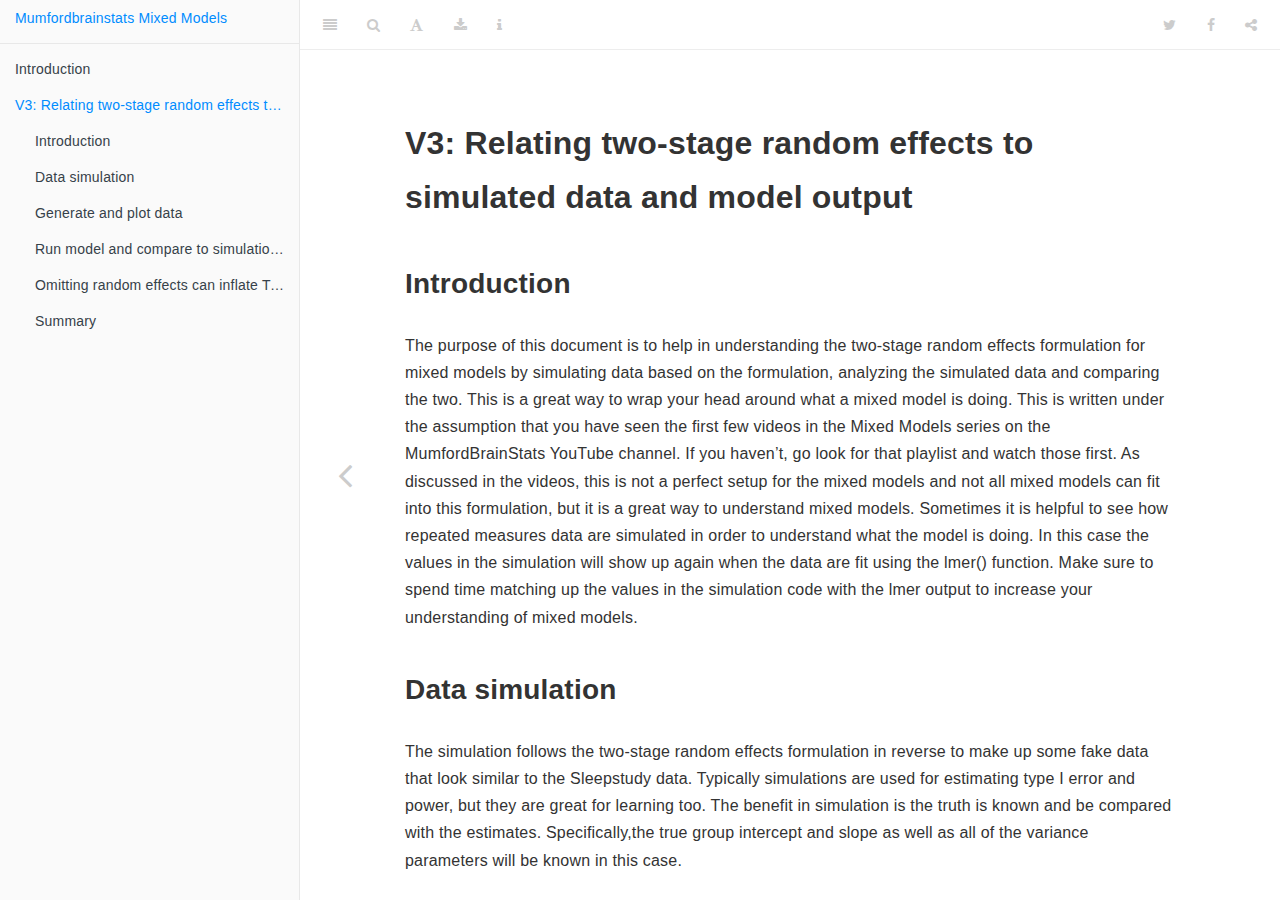
<file: docs/v3-relating-two-stage-random-effects-to-simulated-data-and-model-output.html>
<!DOCTYPE html>
<html lang="" xml:lang="">
<head>

  <meta charset="utf-8" />
  <meta http-equiv="X-UA-Compatible" content="IE=edge" />
  <title>V3: Relating two-stage random effects to simulated data and model output | Mixed Models tutorials from MumfordBrainStats</title>
  <meta name="description" content="V3: Relating two-stage random effects to simulated data and model output | Mixed Models tutorials from MumfordBrainStats" />
  <meta name="generator" content="bookdown 0.17 and GitBook 2.6.7" />

  <meta property="og:title" content="V3: Relating two-stage random effects to simulated data and model output | Mixed Models tutorials from MumfordBrainStats" />
  <meta property="og:type" content="book" />
  
  
  
  

  <meta name="twitter:card" content="summary" />
  <meta name="twitter:title" content="V3: Relating two-stage random effects to simulated data and model output | Mixed Models tutorials from MumfordBrainStats" />
  
  
  

<meta name="author" content="Jeanette Mumford" />


<meta name="date" content="2020-01-31" />

  <meta name="viewport" content="width=device-width, initial-scale=1" />
  <meta name="apple-mobile-web-app-capable" content="yes" />
  <meta name="apple-mobile-web-app-status-bar-style" content="black" />
  
  
<link rel="prev" href="index.html"/>

<script src="libs/jquery-2.2.3/jquery.min.js"></script>
<link href="libs/gitbook-2.6.7/css/style.css" rel="stylesheet" />
<link href="libs/gitbook-2.6.7/css/plugin-table.css" rel="stylesheet" />
<link href="libs/gitbook-2.6.7/css/plugin-bookdown.css" rel="stylesheet" />
<link href="libs/gitbook-2.6.7/css/plugin-highlight.css" rel="stylesheet" />
<link href="libs/gitbook-2.6.7/css/plugin-search.css" rel="stylesheet" />
<link href="libs/gitbook-2.6.7/css/plugin-fontsettings.css" rel="stylesheet" />
<link href="libs/gitbook-2.6.7/css/plugin-clipboard.css" rel="stylesheet" />











<style type="text/css">
div.sourceCode { overflow-x: auto; }
table.sourceCode, tr.sourceCode, td.lineNumbers, td.sourceCode {
  margin: 0; padding: 0; vertical-align: baseline; border: none; }
table.sourceCode { width: 100%; line-height: 100%; }
td.lineNumbers { text-align: right; padding-right: 4px; padding-left: 4px; color: #aaaaaa; border-right: 1px solid #aaaaaa; }
td.sourceCode { padding-left: 5px; }
code > span.kw { color: #007020; font-weight: bold; } /* Keyword */
code > span.dt { color: #902000; } /* DataType */
code > span.dv { color: #40a070; } /* DecVal */
code > span.bn { color: #40a070; } /* BaseN */
code > span.fl { color: #40a070; } /* Float */
code > span.ch { color: #4070a0; } /* Char */
code > span.st { color: #4070a0; } /* String */
code > span.co { color: #60a0b0; font-style: italic; } /* Comment */
code > span.ot { color: #007020; } /* Other */
code > span.al { color: #ff0000; font-weight: bold; } /* Alert */
code > span.fu { color: #06287e; } /* Function */
code > span.er { color: #ff0000; font-weight: bold; } /* Error */
code > span.wa { color: #60a0b0; font-weight: bold; font-style: italic; } /* Warning */
code > span.cn { color: #880000; } /* Constant */
code > span.sc { color: #4070a0; } /* SpecialChar */
code > span.vs { color: #4070a0; } /* VerbatimString */
code > span.ss { color: #bb6688; } /* SpecialString */
code > span.im { } /* Import */
code > span.va { color: #19177c; } /* Variable */
code > span.cf { color: #007020; font-weight: bold; } /* ControlFlow */
code > span.op { color: #666666; } /* Operator */
code > span.bu { } /* BuiltIn */
code > span.ex { } /* Extension */
code > span.pp { color: #bc7a00; } /* Preprocessor */
code > span.at { color: #7d9029; } /* Attribute */
code > span.do { color: #ba2121; font-style: italic; } /* Documentation */
code > span.an { color: #60a0b0; font-weight: bold; font-style: italic; } /* Annotation */
code > span.cv { color: #60a0b0; font-weight: bold; font-style: italic; } /* CommentVar */
code > span.in { color: #60a0b0; font-weight: bold; font-style: italic; } /* Information */
</style>

<link rel="stylesheet" href="style.css" type="text/css" />
</head>

<body>



  <div class="book without-animation with-summary font-size-2 font-family-1" data-basepath=".">

    <div class="book-summary">
      <nav role="navigation">

<ul class="summary">
<li><a href="./">Mumfordbrainstats Mixed Models</a></li>

<li class="divider"></li>
<li class="chapter" data-level="" data-path="index.html"><a href="index.html"><i class="fa fa-check"></i>Introduction</a></li>
<li class="chapter" data-level="" data-path="v3-relating-two-stage-random-effects-to-simulated-data-and-model-output.html"><a href="v3-relating-two-stage-random-effects-to-simulated-data-and-model-output.html"><i class="fa fa-check"></i>V3: Relating two-stage random effects to simulated data and model output</a><ul>
<li class="chapter" data-level="" data-path="v3-relating-two-stage-random-effects-to-simulated-data-and-model-output.html"><a href="v3-relating-two-stage-random-effects-to-simulated-data-and-model-output.html#introduction-1"><i class="fa fa-check"></i>Introduction</a></li>
<li class="chapter" data-level="" data-path="v3-relating-two-stage-random-effects-to-simulated-data-and-model-output.html"><a href="v3-relating-two-stage-random-effects-to-simulated-data-and-model-output.html#data-simulation"><i class="fa fa-check"></i>Data simulation</a></li>
<li class="chapter" data-level="" data-path="v3-relating-two-stage-random-effects-to-simulated-data-and-model-output.html"><a href="v3-relating-two-stage-random-effects-to-simulated-data-and-model-output.html#generate-and-plot-data"><i class="fa fa-check"></i>Generate and plot data</a></li>
<li class="chapter" data-level="" data-path="v3-relating-two-stage-random-effects-to-simulated-data-and-model-output.html"><a href="v3-relating-two-stage-random-effects-to-simulated-data-and-model-output.html#run-model-and-compare-to-simulation-settings"><i class="fa fa-check"></i>Run model and compare to simulation settings</a></li>
<li class="chapter" data-level="" data-path="v3-relating-two-stage-random-effects-to-simulated-data-and-model-output.html"><a href="v3-relating-two-stage-random-effects-to-simulated-data-and-model-output.html#omitting-random-effects-can-inflate-type-i-error"><i class="fa fa-check"></i>Omitting random effects can inflate Type I error</a></li>
<li class="chapter" data-level="" data-path="v3-relating-two-stage-random-effects-to-simulated-data-and-model-output.html"><a href="v3-relating-two-stage-random-effects-to-simulated-data-and-model-output.html#summary"><i class="fa fa-check"></i>Summary</a></li>
</ul></li>
</ul>

      </nav>
    </div>

    <div class="book-body">
      <div class="body-inner">
        <div class="book-header" role="navigation">
          <h1>
            <i class="fa fa-circle-o-notch fa-spin"></i><a href="./">Mixed Models tutorials from MumfordBrainStats</a>
          </h1>
        </div>

        <div class="page-wrapper" tabindex="-1" role="main">
          <div class="page-inner">

            <section class="normal" id="section-">
<div id="v3-relating-two-stage-random-effects-to-simulated-data-and-model-output" class="section level1 unnumbered">
<h1>V3: Relating two-stage random effects to simulated data and model output</h1>
<div id="introduction-1" class="section level2 unnumbered">
<h2>Introduction</h2>
<p>The purpose of this document is to help in understanding the two-stage random effects formulation for mixed models by simulating data based on the formulation, analyzing the simulated data and comparing the two. This is a great way to wrap your head around what a mixed model is doing. This is written under the assumption that you have seen the first few videos in the Mixed Models series on the MumfordBrainStats YouTube channel. If you haven’t, go look for that playlist and watch those first. As discussed in the videos, this is not a perfect setup for the mixed models and not all mixed models can fit into this formulation, but it is a great way to understand mixed models. Sometimes it is helpful to see how repeated measures data are simulated in order to understand what the model is doing. In this case the values in the simulation will show up again when the data are fit using the lmer() function. Make sure to spend time matching up the values in the simulation code with the lmer output to increase your understanding of mixed models.</p>
</div>
<div id="data-simulation" class="section level2 unnumbered">
<h2>Data simulation</h2>
<p>The simulation follows the two-stage random effects formulation in reverse to make up some fake data that look similar to the Sleepstudy data. Typically simulations are used for estimating type I error and power, but they are great for learning too. The benefit in simulation is the truth is known and be compared with the estimates. Specifically,the true group intercept and slope as well as all of the variance parameters will be known in this case.</p>
<div id="review-of-the-two-stage-formulation" class="section level4 unnumbered">
<h4>Review of the two-stage formulation</h4>
<p>Reviewing the two-stage formulation, recall the first stage of the model is <span class="math inline">\(Y_i = Z_i\beta_i + \epsilon_i, \epsilon_i\sim N(0, \sigma^2I_{n_i})\)</span>. In this case <span class="math inline">\(Y_i\)</span> contains the average reaction times for subject <span class="math inline">\(i\)</span> over 10 days, <span class="math inline">\(Z_i\)</span> is the design matrix with a column of 1s and a column for days (0-9), <span class="math inline">\(\beta_i\)</span> is the vector with the slope and intercept for subject <span class="math inline">\(i\)</span> and <span class="math inline">\(\sigma\)</span> is the within-subject variance. Notably, this variance is assumed to be the same for all subjects, as it does not have an <span class="math inline">\(i\)</span> subscript. Last, <span class="math inline">\(n_i\)</span>, the number of observations for subject <span class="math inline">\(i\)</span>, is assumed to be 10 for all subjects, so <span class="math inline">\(I_{n_i}\)</span> is a <span class="math inline">\(n_i\times n_i\)</span> identity matrix. Here’s an example using the first subject in the data set (<span class="math inline">\(i\)</span> would be 1),</p>
<p><span class="math display">\[\left[\begin{array}{c}
265 \\ 252 \\ 451 \\ 335 \\ 376 \\370 \\ 357 \\ 514 \\ 350 \\ 500 \end{array}\right] = \left[\begin{array}{cc}
1 &amp; 0 \\
1 &amp; 1 \\
1 &amp; 2 \\
1 &amp; 3 \\
1 &amp; 4 \\
1 &amp; 5 \\
1 &amp; 6 \\
1&amp; 7 \\
1 &amp; 8 \\
1 &amp; 9 \end{array}\right]\left[\begin{array}{c} \beta_{0, i} \\ \beta_{1, i}  \end{array}\right] + 
\left[\begin{array}{c}
\epsilon_1 \\
\epsilon_2 \\
\epsilon_3 \\
\epsilon_4 \\
\epsilon_5 \\
\epsilon_6 \\
\epsilon_7 \\
\epsilon_8 \\
\epsilon_9 \\
\epsilon_{10} 
\end{array}\right].\]</span></p>
<p>The second level is <span class="math inline">\(\beta_i = A_i\beta +b_i, b_i\sim N(0, G)\)</span>, which looks like <span class="math display">\[\left[\begin{array}{c}\beta_{0,i} \\ \beta_{1,i}\end{array}\right] =\left[\begin{array}{c}\beta_{0} \\ \beta_{1}\end{array}\right] + \left[\begin{array}{c}b_{0,i} \\ b_{1,i}\end{array}\right],\]</span> since the interest is in the average intercept and slope across subjects.</p>
</div>
<div id="data-simulation-based-on-two-stage-formulation" class="section level4 unnumbered">
<h4>Data simulation based on two-stage formulation</h4>
<p>To simulate the data, one goes through the two stages backwards, starting with stage 2. This setting assumes the random slope and intercept are independent, the intercept’s between-subject variance is <span class="math inline">\(24^2\)</span> and slope’s between-subject variance is <span class="math inline">\(10^2\)</span>, so <span class="math display">\[G=\left[\begin{array}{cc} 24^2 &amp; 0 \\ 0 &amp; 10^2 \end{array}\right].\]</span> Another way to think of this, since the slope and intercept are independent is: <span class="math inline">\(b_{0,i}\sim N(0, 24^2)\)</span> and <span class="math inline">\(b_{1,i}\sim N(0, 10^2)\)</span>. The true group intercept and slope are assumed to be 251 and 10, respectively, so subject-specific slopes and intercepts are generated using the multivariate normal distribution <span class="math display">\[N\left(\left[\begin{array}{c} 251 \\ 10 \end{array}\right], \left[\begin{array}{cc} 24^2 &amp; 0 \\ 0 &amp; 10^2 \end{array}\right]\right).\]</span></p>
<p>It may not always be the case that the slope and intercept are independent. For example, sometimes the steepness of the slope may depend upon on where the subject started (the intercept). If they are very slow on the task on day 0, they may not decline as much over the following days compared to a person who starts off really fast. In this case, the off-diagonal of <span class="math inline">\(G\)</span> would have a negative covariance value. In the interest of simplicity the independence assumption is used here, but the model fit will default to assuming they are correlated, which is fine. More on this to come.</p>
<p>To obtain the individual reaction times, the first stage is used based on the individual slope and intercept values that were generated with the multivariate Normal distribution above. Basically noise is added to that subject’s true regression line, with a variance of <span class="math inline">\(30^2\)</span> to yield the subject-specific reaction times. The simulated data are then complete and ready for analysis.</p>
<p>Read through the function and pay attention to where the betas, G and sigma are. Relate them to the equations above and later find their estimates in the lmer output! I’ve flagged the numbers to take note of with comments.</p>
<div class="sourceCode"><pre class="sourceCode r"><code class="sourceCode r"><span class="kw">library</span>(ggplot2)
<span class="kw">library</span>(lme4)
<span class="kw">library</span>(lmerTest)
<span class="kw">library</span>(MASS)

makeFakeSleepstudyData =<span class="st"> </span>function(nsub){
  time =<span class="st"> </span><span class="dv">0</span>:<span class="dv">9</span>
  rt =<span class="st"> </span><span class="kw">c</span>() <span class="co"># This will be filled in via the loop</span>
  time.all =<span class="st"> </span><span class="kw">rep</span>(time, nsub)
  subid.all =<span class="st"> </span><span class="kw">as.factor</span>(<span class="kw">rep</span>(<span class="dv">1</span>:nsub, <span class="dt">each =</span> <span class="kw">length</span>(time)))
  
  <span class="co"># Step 1:  Generate the beta_i&#39;s.  </span>
  G =<span class="st"> </span><span class="kw">matrix</span>(<span class="kw">c</span>(<span class="dv">24</span>^<span class="dv">2</span>, <span class="dv">0</span>, <span class="dv">0</span>, <span class="dv">10</span>^<span class="dv">2</span>), <span class="dt">nrow =</span> <span class="dv">2</span>)   ##!!! &lt;- REMEMBER THESE NUMBERS!!!!
  int.mean =<span class="st"> </span><span class="dv">251</span>  ##!!! &lt;- REMEMBER THESE NUMBERS TOO!!!!
  slope.mean =<span class="st"> </span><span class="dv">10</span>  ##!!! &lt;- REMEMBER THESE NUMBERS TOO!!!!
  sub.ints.slopes =<span class="st"> </span><span class="kw">mvrnorm</span>(nsub, <span class="kw">c</span>(int.mean, slope.mean), G)
  sub.ints =<span class="st"> </span>sub.ints.slopes[,<span class="dv">1</span>]
  time.slopes =<span class="st"> </span>sub.ints.slopes[,<span class="dv">2</span>]
  
  <span class="co"># Step 2:  Use the intercepts and slopes to generate RT data</span>
  sigma =<span class="st"> </span><span class="dv">30</span>      ##!!! &lt;- THIS IS THE LAST NUMBER TO REMEMBER!!!! (sorry for yelling)
  for (i in <span class="dv">1</span>:nsub){
    rt.vec =<span class="st"> </span>sub.ints[i] +<span class="st"> </span>time.slopes[i]*time +<span class="st"> </span><span class="kw">rnorm</span>(<span class="kw">length</span>(time), <span class="dt">sd =</span> sigma)
    rt =<span class="st"> </span><span class="kw">c</span>(rt, rt.vec)
  }
  
  dat =<span class="st"> </span><span class="kw">data.frame</span>(rt, time.all, subid.all)
  <span class="kw">return</span>(dat)
}</code></pre></div>
</div>
</div>
<div id="generate-and-plot-data" class="section level2">
<h2>Generate and plot data</h2>
<p>The following generates data for 16 subjects and plots them. This should look somewhat like the real sleepstudy data that were discussed in an earlier video.</p>
<div class="sourceCode"><pre class="sourceCode r"><code class="sourceCode r">dat =<span class="st"> </span><span class="kw">makeFakeSleepstudyData</span>(<span class="dv">16</span>)
<span class="kw">ggplot</span>(<span class="dt">data =</span> dat, <span class="kw">aes</span>(<span class="dt">x =</span> time.all, <span class="dt">y =</span> rt)) +
<span class="st">  </span><span class="kw">geom_line</span>() +<span class="st"> </span>
<span class="st">  </span><span class="kw">geom_point</span>() +
<span class="st">  </span><span class="kw">facet_wrap</span>(~subid.all)</code></pre></div>
<p><img src="1_video3_2_level_illustration_files/figure-html/unnamed-chunk-3-1.png" width="672" /></p>
</div>
<div id="run-model-and-compare-to-simulation-settings" class="section level2 unnumbered">
<h2>Run model and compare to simulation settings</h2>
<p>Below is the appropriate model, which includes a random slope an intercept as well as a correlation between the two. To compare with the simulation values, first focus on the “Random Effects” section. This is where to find the between-subject variances for the slope and intercept as well as an estimate of the correlation between the two. The within-subject variance is also in this part of the output. Be generous when comparing these estimates with the truth since only 16 subjects with 10 observations each went into the analysis and the estimates are likely noisy. Recall from the <span class="math inline">\(G\)</span> matrix above that the between subject variance for the intercept was set to <span class="math inline">\(24^2\)</span>, the between subject variance for the slope was <span class="math inline">\(10^2\)</span> and the correlation between the two was 0. The variances roughly match the estimates, specifically 26.19<span class="math inline">\(^2\)</span> and 9.77<span class="math inline">\(^2\)</span>. The correlation is estimated at -0.33. Later the topic of testing and simplifying random effects structures will be covered. Last, the within-subject variance was set to 30 in the simulations and is the Residual entry (last row) in the Random Effects section, 28.42<span class="math inline">\(^2\)</span>.</p>
<p>Moving on to the fixed effects column, our simulated intercept and slope values were 251 and 10, respectively. The estimates are pretty close: 253.56 and 16.59. Also take note of the degrees of freedom column. Why only 15? This actually makes a lot of sense when thinking about the two stage model. In the first stage a separate slope and intercept are estimated for each subject and then the second stage averages these. With 16 estimates, the degrees of freedom for an average would be 15, so this makes sense. Always report and ask others to report degrees of freedom, because it is a quick way to sense whether their random effects structure may have not been correct. More on this below.</p>
<div class="sourceCode"><pre class="sourceCode r"><code class="sourceCode r"><span class="kw">summary</span>(<span class="kw">lmer</span>(rt~time.all +<span class="st"> </span>(<span class="dv">1</span>+time.all |subid.all), dat))</code></pre></div>
<pre><code>## Linear mixed model fit by REML. t-tests use Satterthwaite&#39;s method [
## lmerModLmerTest]
## Formula: rt ~ time.all + (1 + time.all | subid.all)
##    Data: dat
## 
## REML criterion at convergence: 1588.5
## 
## Scaled residuals: 
##      Min       1Q   Median       3Q      Max 
## -2.43358 -0.64266  0.03094  0.72321  2.18928 
## 
## Random effects:
##  Groups    Name        Variance Std.Dev. Corr 
##  subid.all (Intercept) 685.73   26.186        
##            time.all     95.49    9.772   -0.33
##  Residual              807.84   28.423        
## Number of obs: 160, groups:  subid.all, 16
## 
## Fixed effects:
##             Estimate Std. Error      df t value Pr(&gt;|t|)    
## (Intercept)  253.559      7.765  15.000  32.653 2.38e-15 ***
## time.all      16.594      2.565  15.000   6.469 1.06e-05 ***
## ---
## Signif. codes:  0 &#39;***&#39; 0.001 &#39;**&#39; 0.01 &#39;*&#39; 0.05 &#39;.&#39; 0.1 &#39; &#39; 1
## 
## Correlation of Fixed Effects:
##          (Intr)
## time.all -0.405</code></pre>
</div>
<div id="omitting-random-effects-can-inflate-type-i-error" class="section level2 unnumbered">
<h2>Omitting random effects can inflate Type I error</h2>
<p>Omitting the random slope often a very bad idea. Generally, all within-subject variables that are continuous should be included as random effects unless there are convergence issues because there aren’t enough data to estimate them. Definitely check out this paper by <a href="https://www.sciencedirect.com/science/article/pii/S0749596X17300013">Matusheck and others</a> as well as my <a href="https://www.youtube.com/watch?v=pDNEgcl0YhI">video</a> to learn about simplifying the random effects structure. Below the random slope is omitted and the biggest impact is on the degrees of freedom, which are quite large now! Of course this results in a much smaller p-value. Generally there is a risk of inflated type I errors when omitting a random effect. It is best to start with a fully specified random effects structure and simplify if need be. This is why it is a good idea to report degrees of freedom and make sure they are reported when reviewing manuscripts.</p>
<div class="sourceCode"><pre class="sourceCode r"><code class="sourceCode r">bad.model =<span class="st"> </span><span class="kw">lmer</span>(rt~time.all +<span class="st"> </span>(<span class="dv">1</span> |subid.all), dat)
<span class="kw">summary</span>(bad.model)  </code></pre></div>
<pre><code>## Linear mixed model fit by REML. t-tests use Satterthwaite&#39;s method [
## lmerModLmerTest]
## Formula: rt ~ time.all + (1 | subid.all)
##    Data: dat
## 
## REML criterion at convergence: 1666.7
## 
## Scaled residuals: 
##      Min       1Q   Median       3Q      Max 
## -2.53803 -0.64128 -0.00096  0.67704  2.71143 
## 
## Random effects:
##  Groups    Name        Variance Std.Dev.
##  subid.all (Intercept) 1771     42.08   
##  Residual              1634     40.42   
## Number of obs: 160, groups:  subid.all, 16
## 
## Fixed effects:
##             Estimate Std. Error      df t value Pr(&gt;|t|)    
## (Intercept)  253.559     12.082  21.768   20.99 6.23e-16 ***
## time.all      16.594      1.113 143.000   14.91  &lt; 2e-16 ***
## ---
## Signif. codes:  0 &#39;***&#39; 0.001 &#39;**&#39; 0.01 &#39;*&#39; 0.05 &#39;.&#39; 0.1 &#39; &#39; 1
## 
## Correlation of Fixed Effects:
##          (Intr)
## time.all -0.414</code></pre>
</div>
<div id="summary" class="section level2 unnumbered">
<h2>Summary</h2>
<p>The goal of this document was to shed some light on the two stage random effects structure to aid in understanding the output of lmer. In addition, the importance of including random effects was shown. Omitting random effects can greatly inflate the Type I error. If you have question about this document, please post to the MumfordBrainStats Facebook page.</p>

</div>
</div>
            </section>

          </div>
        </div>
      </div>
<a href="index.html" class="navigation navigation-prev navigation-unique" aria-label="Previous page"><i class="fa fa-angle-left"></i></a>

    </div>
  </div>
<script src="libs/gitbook-2.6.7/js/app.min.js"></script>
<script src="libs/gitbook-2.6.7/js/lunr.js"></script>
<script src="libs/gitbook-2.6.7/js/clipboard.min.js"></script>
<script src="libs/gitbook-2.6.7/js/plugin-search.js"></script>
<script src="libs/gitbook-2.6.7/js/plugin-sharing.js"></script>
<script src="libs/gitbook-2.6.7/js/plugin-fontsettings.js"></script>
<script src="libs/gitbook-2.6.7/js/plugin-bookdown.js"></script>
<script src="libs/gitbook-2.6.7/js/jquery.highlight.js"></script>
<script src="libs/gitbook-2.6.7/js/plugin-clipboard.js"></script>
<script>
gitbook.require(["gitbook"], function(gitbook) {
gitbook.start({
"sharing": {
"github": false,
"facebook": true,
"twitter": true,
"linkedin": false,
"weibo": false,
"instapaper": false,
"vk": false,
"all": ["facebook", "twitter", "linkedin", "weibo", "instapaper"]
},
"fontsettings": {
"theme": "white",
"family": "sans",
"size": 2
},
"edit": {
"link": null,
"text": null
},
"history": {
"link": null,
"text": null
},
"view": {
"link": null,
"text": null
},
"download": ["MixedModelsTutorials.pdf", "MixedModelsTutorials.epub"],
"toc": {
"collapse": "subsection"
}
});
});
</script>

<!-- dynamically load mathjax for compatibility with self-contained -->
<script>
  (function () {
    var script = document.createElement("script");
    script.type = "text/javascript";
    var src = "";
    if (src === "" || src === "true") src = "https://mathjax.rstudio.com/latest/MathJax.js?config=TeX-MML-AM_CHTML";
    if (location.protocol !== "file:")
      if (/^https?:/.test(src))
        src = src.replace(/^https?:/, '');
    script.src = src;
    document.getElementsByTagName("head")[0].appendChild(script);
  })();
</script>
</body>

</html>
</file>
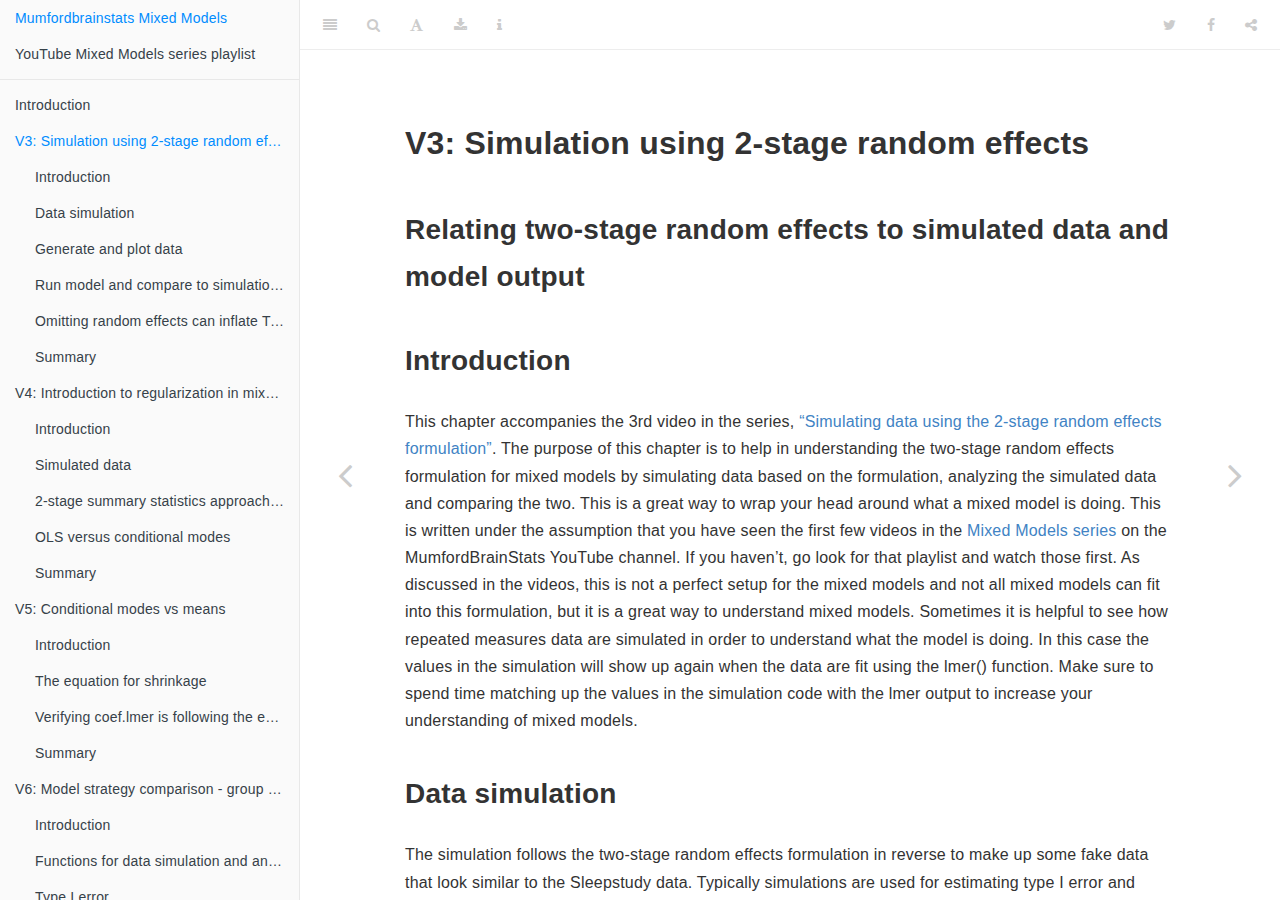
<file: docs/v3-simulation-using-2-stage-random-effects.html>
<!DOCTYPE html>
<html lang="" xml:lang="">
<head>

  <meta charset="utf-8" />
  <meta http-equiv="X-UA-Compatible" content="IE=edge" />
  <title>V3: Simulation using 2-stage random effects | The MumfordBrainStats Mixed Models Series: Companion for the YouTube series</title>
  <meta name="description" content="V3: Simulation using 2-stage random effects | The MumfordBrainStats Mixed Models Series: Companion for the YouTube series" />
  <meta name="generator" content="bookdown 0.17 and GitBook 2.6.7" />

  <meta property="og:title" content="V3: Simulation using 2-stage random effects | The MumfordBrainStats Mixed Models Series: Companion for the YouTube series" />
  <meta property="og:type" content="book" />
  
  <meta property="og:image" content="./images/mixed_model_book_cover.png" />
  
  

  <meta name="twitter:card" content="summary" />
  <meta name="twitter:title" content="V3: Simulation using 2-stage random effects | The MumfordBrainStats Mixed Models Series: Companion for the YouTube series" />
  
  
  <meta name="twitter:image" content="./images/mixed_model_book_cover.png" />

<meta name="author" content="Jeanette Mumford" />


<meta name="date" content="2020-01-31" />

  <meta name="viewport" content="width=device-width, initial-scale=1" />
  <meta name="apple-mobile-web-app-capable" content="yes" />
  <meta name="apple-mobile-web-app-status-bar-style" content="black" />
  
  
<link rel="prev" href="index.html"/>
<link rel="next" href="v4-introduction-to-regularization-in-mixed-models.html"/>
<script src="libs/header-attrs-2.1/header-attrs.js"></script>
<script src="libs/jquery-2.2.3/jquery.min.js"></script>
<link href="libs/gitbook-2.6.7/css/style.css" rel="stylesheet" />
<link href="libs/gitbook-2.6.7/css/plugin-table.css" rel="stylesheet" />
<link href="libs/gitbook-2.6.7/css/plugin-bookdown.css" rel="stylesheet" />
<link href="libs/gitbook-2.6.7/css/plugin-highlight.css" rel="stylesheet" />
<link href="libs/gitbook-2.6.7/css/plugin-search.css" rel="stylesheet" />
<link href="libs/gitbook-2.6.7/css/plugin-fontsettings.css" rel="stylesheet" />
<link href="libs/gitbook-2.6.7/css/plugin-clipboard.css" rel="stylesheet" />











<style type="text/css">
pre > code.sourceCode { white-space: pre; position: relative; }
pre > code.sourceCode > span { display: inline-block; line-height: 1.25; }
pre > code.sourceCode > span:empty { height: 1.2em; }
code.sourceCode > span { color: inherit; text-decoration: inherit; }
pre.sourceCode { margin: 0; }
@media screen {
div.sourceCode { overflow: auto; }
}
@media print {
pre > code.sourceCode { white-space: pre-wrap; }
pre > code.sourceCode > span { text-indent: -5em; padding-left: 5em; }
}
pre.numberSource code
  { counter-reset: source-line 0; }
pre.numberSource code > span
  { position: relative; left: -4em; counter-increment: source-line; }
pre.numberSource code > span > a:first-child::before
  { content: counter(source-line);
    position: relative; left: -1em; text-align: right; vertical-align: baseline;
    border: none; display: inline-block;
    -webkit-touch-callout: none; -webkit-user-select: none;
    -khtml-user-select: none; -moz-user-select: none;
    -ms-user-select: none; user-select: none;
    padding: 0 4px; width: 4em;
    color: #aaaaaa;
  }
pre.numberSource { margin-left: 3em; border-left: 1px solid #aaaaaa;  padding-left: 4px; }
div.sourceCode
  {   }
@media screen {
pre > code.sourceCode > span > a:first-child::before { text-decoration: underline; }
}
code span.al { color: #ff0000; font-weight: bold; } /* Alert */
code span.an { color: #60a0b0; font-weight: bold; font-style: italic; } /* Annotation */
code span.at { color: #7d9029; } /* Attribute */
code span.bn { color: #40a070; } /* BaseN */
code span.bu { } /* BuiltIn */
code span.cf { color: #007020; font-weight: bold; } /* ControlFlow */
code span.ch { color: #4070a0; } /* Char */
code span.cn { color: #880000; } /* Constant */
code span.co { color: #60a0b0; font-style: italic; } /* Comment */
code span.cv { color: #60a0b0; font-weight: bold; font-style: italic; } /* CommentVar */
code span.do { color: #ba2121; font-style: italic; } /* Documentation */
code span.dt { color: #902000; } /* DataType */
code span.dv { color: #40a070; } /* DecVal */
code span.er { color: #ff0000; font-weight: bold; } /* Error */
code span.ex { } /* Extension */
code span.fl { color: #40a070; } /* Float */
code span.fu { color: #06287e; } /* Function */
code span.im { } /* Import */
code span.in { color: #60a0b0; font-weight: bold; font-style: italic; } /* Information */
code span.kw { color: #007020; font-weight: bold; } /* Keyword */
code span.op { color: #666666; } /* Operator */
code span.ot { color: #007020; } /* Other */
code span.pp { color: #bc7a00; } /* Preprocessor */
code span.sc { color: #4070a0; } /* SpecialChar */
code span.ss { color: #bb6688; } /* SpecialString */
code span.st { color: #4070a0; } /* String */
code span.va { color: #19177c; } /* Variable */
code span.vs { color: #4070a0; } /* VerbatimString */
code span.wa { color: #60a0b0; font-weight: bold; font-style: italic; } /* Warning */
</style>

<link rel="stylesheet" href="style.css" type="text/css" />
</head>

<body>



  <div class="book without-animation with-summary font-size-2 font-family-1" data-basepath=".">

    <div class="book-summary">
      <nav role="navigation">

<ul class="summary">
<li><a href="./index.html">Mumfordbrainstats Mixed Models</a></li>
<li><a href="https://www.youtube.com/watch?v=IGHm1XHFWMc&list=PLB2iAtgpI4YEAUiEQ1ZnfMXY-yewNzn9z">YouTube Mixed Models series playlist</a></li>

<li class="divider"></li>
<li class="chapter" data-level="" data-path="index.html"><a href="index.html"><i class="fa fa-check"></i>Introduction</a></li>
<li class="chapter" data-level="" data-path="v3-simulation-using-2-stage-random-effects.html"><a href="v3-simulation-using-2-stage-random-effects.html"><i class="fa fa-check"></i>V3: Simulation using 2-stage random effects</a>
<ul>
<li class="chapter" data-level="" data-path="v3-simulation-using-2-stage-random-effects.html"><a href="v3-simulation-using-2-stage-random-effects.html#introduction-1"><i class="fa fa-check"></i>Introduction</a></li>
<li class="chapter" data-level="" data-path="v3-simulation-using-2-stage-random-effects.html"><a href="v3-simulation-using-2-stage-random-effects.html#data-simulation"><i class="fa fa-check"></i>Data simulation</a></li>
<li class="chapter" data-level="" data-path="v3-simulation-using-2-stage-random-effects.html"><a href="v3-simulation-using-2-stage-random-effects.html#generate-and-plot-data"><i class="fa fa-check"></i>Generate and plot data</a></li>
<li class="chapter" data-level="" data-path="v3-simulation-using-2-stage-random-effects.html"><a href="v3-simulation-using-2-stage-random-effects.html#run-model-and-compare-to-simulation-settings"><i class="fa fa-check"></i>Run model and compare to simulation settings</a></li>
<li class="chapter" data-level="" data-path="v3-simulation-using-2-stage-random-effects.html"><a href="v3-simulation-using-2-stage-random-effects.html#omitting-random-effects-can-inflate-type-i-error"><i class="fa fa-check"></i>Omitting random effects can inflate Type I error</a></li>
<li class="chapter" data-level="" data-path="v3-simulation-using-2-stage-random-effects.html"><a href="v3-simulation-using-2-stage-random-effects.html#summary"><i class="fa fa-check"></i>Summary</a></li>
</ul></li>
<li class="chapter" data-level="" data-path="v4-introduction-to-regularization-in-mixed-models.html"><a href="v4-introduction-to-regularization-in-mixed-models.html"><i class="fa fa-check"></i>V4: Introduction to regularization in mixed models</a>
<ul>
<li class="chapter" data-level="" data-path="v4-introduction-to-regularization-in-mixed-models.html"><a href="v4-introduction-to-regularization-in-mixed-models.html#introduction-2"><i class="fa fa-check"></i>Introduction</a></li>
<li class="chapter" data-level="" data-path="v4-introduction-to-regularization-in-mixed-models.html"><a href="v4-introduction-to-regularization-in-mixed-models.html#simulated-data"><i class="fa fa-check"></i>Simulated data</a></li>
<li class="chapter" data-level="" data-path="v4-introduction-to-regularization-in-mixed-models.html"><a href="v4-introduction-to-regularization-in-mixed-models.html#stage-summary-statistics-approach-compared-to-conditional-modes"><i class="fa fa-check"></i>2-stage summary statistics approach compared to conditional modes</a></li>
<li class="chapter" data-level="" data-path="v4-introduction-to-regularization-in-mixed-models.html"><a href="v4-introduction-to-regularization-in-mixed-models.html#ols-versus-conditional-modes"><i class="fa fa-check"></i>OLS versus conditional modes</a></li>
<li class="chapter" data-level="" data-path="v4-introduction-to-regularization-in-mixed-models.html"><a href="v4-introduction-to-regularization-in-mixed-models.html#summary-1"><i class="fa fa-check"></i>Summary</a></li>
</ul></li>
<li class="chapter" data-level="" data-path="v5-conditional-modes-vs-means.html"><a href="v5-conditional-modes-vs-means.html"><i class="fa fa-check"></i>V5: Conditional modes vs means</a>
<ul>
<li class="chapter" data-level="" data-path="v5-conditional-modes-vs-means.html"><a href="v5-conditional-modes-vs-means.html#introduction-3"><i class="fa fa-check"></i>Introduction</a></li>
<li class="chapter" data-level="" data-path="v5-conditional-modes-vs-means.html"><a href="v5-conditional-modes-vs-means.html#the-equation-for-shrinkage"><i class="fa fa-check"></i>The equation for shrinkage</a></li>
<li class="chapter" data-level="" data-path="v5-conditional-modes-vs-means.html"><a href="v5-conditional-modes-vs-means.html#verifying-coef.lmer-is-following-the-equation"><i class="fa fa-check"></i>Verifying coef.lmer is following the equation</a></li>
<li class="chapter" data-level="" data-path="v5-conditional-modes-vs-means.html"><a href="v5-conditional-modes-vs-means.html#summary-2"><i class="fa fa-check"></i>Summary</a></li>
</ul></li>
<li class="chapter" data-level="" data-path="v6-model-strategy-comparison-group-differences.html"><a href="v6-model-strategy-comparison-group-differences.html"><i class="fa fa-check"></i>V6: Model strategy comparison - group differences</a>
<ul>
<li class="chapter" data-level="" data-path="v6-model-strategy-comparison-group-differences.html"><a href="v6-model-strategy-comparison-group-differences.html#introduction-4"><i class="fa fa-check"></i>Introduction</a>
<ul>
<li class="chapter" data-level="" data-path="v6-model-strategy-comparison-group-differences.html"><a href="v6-model-strategy-comparison-group-differences.html#modeling-strategies-considered"><i class="fa fa-check"></i>Modeling strategies considered</a></li>
</ul></li>
<li class="chapter" data-level="" data-path="v6-model-strategy-comparison-group-differences.html"><a href="v6-model-strategy-comparison-group-differences.html#functions-for-data-simulation-and-analyses"><i class="fa fa-check"></i>Functions for data simulation and analyses</a></li>
<li class="chapter" data-level="" data-path="v6-model-strategy-comparison-group-differences.html"><a href="v6-model-strategy-comparison-group-differences.html#type-i-error"><i class="fa fa-check"></i>Type I error</a></li>
<li class="chapter" data-level="" data-path="v6-model-strategy-comparison-group-differences.html"><a href="v6-model-strategy-comparison-group-differences.html#power"><i class="fa fa-check"></i>Power</a></li>
<li class="chapter" data-level="" data-path="v6-model-strategy-comparison-group-differences.html"><a href="v6-model-strategy-comparison-group-differences.html#summary-3"><i class="fa fa-check"></i>Summary</a></li>
</ul></li>
</ul>

      </nav>
    </div>

    <div class="book-body">
      <div class="body-inner">
        <div class="book-header" role="navigation">
          <h1>
            <i class="fa fa-circle-o-notch fa-spin"></i><a href="./">The MumfordBrainStats Mixed Models Series: Companion for the YouTube series</a>
          </h1>
        </div>

        <div class="page-wrapper" tabindex="-1" role="main">
          <div class="page-inner">

            <section class="normal" id="section-">
<div id="v3-simulation-using-2-stage-random-effects" class="section level1">
<h1>V3: Simulation using 2-stage random effects</h1>
<div id="relating-two-stage-random-effects-to-simulated-data-and-model-output" class="section level2 unlisted">
<h2>Relating two-stage random effects to simulated data and model output</h2>
</div>
<div id="introduction-1" class="section level2">
<h2>Introduction</h2>
<p>This chapter accompanies the 3rd video in the series, <a href="https://youtu.be/OL6UezgpmPo">“Simulating data using the 2-stage random effects formulation”</a>. The purpose of this chapter is to help in understanding the two-stage random effects formulation for mixed models by simulating data based on the formulation, analyzing the simulated data and comparing the two. This is a great way to wrap your head around what a mixed model is doing. This is written under the assumption that you have seen the first few videos in the <a href="https://www.youtube.com/watch?v=IGHm1XHFWMc&amp;list=PLB2iAtgpI4YEAUiEQ1ZnfMXY-yewNzn9z">Mixed Models series</a> on the MumfordBrainStats YouTube channel. If you haven’t, go look for that playlist and watch those first. As discussed in the videos, this is not a perfect setup for the mixed models and not all mixed models can fit into this formulation, but it is a great way to understand mixed models. Sometimes it is helpful to see how repeated measures data are simulated in order to understand what the model is doing. In this case the values in the simulation will show up again when the data are fit using the lmer() function. Make sure to spend time matching up the values in the simulation code with the lmer output to increase your understanding of mixed models.</p>
</div>
<div id="data-simulation" class="section level2 unnumbered">
<h2>Data simulation</h2>
<p>The simulation follows the two-stage random effects formulation in reverse to make up some fake data that look similar to the Sleepstudy data. Typically simulations are used for estimating type I error and power, but they are great for learning too. The benefit in simulation is the truth is known and be compared with the estimates. Specifically,the true group intercept and slope as well as all of the variance parameters will be known in this case.</p>
<div id="review-of-the-two-stage-formulation" class="section level4 unnumbered">
<h4>Review of the two-stage formulation</h4>
<p>Reviewing the two-stage formulation, recall the first stage of the model is <span class="math display">\[Y_i = Z_i\beta_i + \epsilon_i, \: \epsilon_i\sim N(0, \sigma^2I_{n_i})\]</span> and the second stage is <span class="math display">\[\beta_i = A_i \beta + b_i, \: b_i \sim N(0,G).\]</span> In these early examples <span class="math inline">\(A_i\)</span> is an indentity matrix, so you can ignore it. This is because we’re only averaging within-subject effects in these models. In this case <span class="math inline">\(Y_i\)</span> contains the average reaction times for subject <span class="math inline">\(i\)</span> over 10 days, <span class="math inline">\(Z_i\)</span> is the design matrix with a column of 1s and a column for days (0-9), <span class="math inline">\(\beta_i\)</span> is the vector with the slope and intercept for subject <span class="math inline">\(i\)</span> and <span class="math inline">\(\sigma\)</span> is the within-subject variance. Notably, this variance is assumed to be the same for all subjects, as it does not have an <span class="math inline">\(i\)</span> subscript. Last, <span class="math inline">\(n_i\)</span>, the number of observations for subject <span class="math inline">\(i\)</span>, is assumed to be 10 for all subjects, so <span class="math inline">\(I_{n_i}\)</span> is a <span class="math inline">\(n_i\times n_i\)</span> identity matrix. Here’s an example using the first subject in the data set (<span class="math inline">\(i\)</span> would be 1),</p>
<p><span class="math display">\[\left[\begin{array}{c}
265 \\ 252 \\ 451 \\ 335 \\ 376 \\370 \\ 357 \\ 514 \\ 350 \\ 500 \end{array}\right] = \left[\begin{array}{cc}
1 &amp; 0 \\
1 &amp; 1 \\
1 &amp; 2 \\
1 &amp; 3 \\
1 &amp; 4 \\
1 &amp; 5 \\
1 &amp; 6 \\
1&amp; 7 \\
1 &amp; 8 \\
1 &amp; 9 \end{array}\right]\left[\begin{array}{c} \beta_{0, i} \\ \beta_{1, i}  \end{array}\right] + 
\left[\begin{array}{c}
\epsilon_1 \\
\epsilon_2 \\
\epsilon_3 \\
\epsilon_4 \\
\epsilon_5 \\
\epsilon_6 \\
\epsilon_7 \\
\epsilon_8 \\
\epsilon_9 \\
\epsilon_{10} 
\end{array}\right].\]</span></p>
<p>The second level is looks like: <span class="math display">\[\left[\begin{array}{c}\beta_{0,i} \\ \beta_{1,i}\end{array}\right] =\left[\begin{array}{c}\beta_{0} \\ \beta_{1}\end{array}\right] + \left[\begin{array}{c}b_{0,i} \\ b_{1,i}\end{array}\right],\]</span> since the interest is in the average intercept and slope across subjects.</p>
</div>
<div id="data-simulation-based-on-two-stage-formulation" class="section level4 unnumbered">
<h4>Data simulation based on two-stage formulation</h4>
<p>To simulate the data, one goes through the two stages backwards, starting with stage 2. This setting assumes the random slope and intercept are independent, the intercept’s between-subject variance is <span class="math inline">\(24^2\)</span> and slope’s between-subject variance is <span class="math inline">\(10^2\)</span>, so <span class="math display">\[G=\left[\begin{array}{cc} 24^2 &amp; 0 \\ 0 &amp; 10^2 \end{array}\right].\]</span> Another way to think of this, since the slope and intercept are independent is: <span class="math inline">\(b_{0,i}\sim N(0, 24^2)\)</span> and <span class="math inline">\(b_{1,i}\sim N(0, 10^2)\)</span>. The true group intercept and slope are assumed to be 251 and 10, respectively, so subject-specific slopes and intercepts are generated using the multivariate normal distribution
<span class="math display">\[N\left(\left[\begin{array}{c} 251 \\ 10 \end{array}\right], \left[\begin{array}{cc} 24^2 &amp; 0 \\ 0 &amp; 10^2 \end{array}\right]\right).\]</span></p>
<p>It may not always be the case that the slope and intercept are independent. For example, sometimes the steepness of the slope may depend upon on where the subject started (the intercept). If they are very slow on the task on day 0, they may not decline as much over the following days compared to a person who starts off really fast. In this case, the off-diagonal of <span class="math inline">\(G\)</span> would have a negative covariance value. In the interest of simplicity the independence assumption is used here, but the model fit will default to assuming they are correlated, which is fine. More on this to come.</p>
<p>To obtain the individual reaction times, the first stage is used based on the individual slope and intercept values that were generated with the multivariate Normal distribution above. Basically noise is added to that subject’s true regression line, with a variance of <span class="math inline">\(30^2\)</span> to yield the subject-specific reaction times. The simulated data are then complete and ready for analysis.</p>
<p>Read through the function and pay attention to where the betas, G and sigma are. Relate them to the equations above and later find their estimates in the lmer output! I’ve flagged the numbers to take note of with comments.</p>
<div class="sourceCode" id="cb1"><pre class="sourceCode r"><code class="sourceCode r"><span id="cb1-1"><a href="v3-simulation-using-2-stage-random-effects.html#cb1-1"></a><span class="kw">library</span>(ggplot2)</span>
<span id="cb1-2"><a href="v3-simulation-using-2-stage-random-effects.html#cb1-2"></a><span class="kw">library</span>(lme4)</span>
<span id="cb1-3"><a href="v3-simulation-using-2-stage-random-effects.html#cb1-3"></a><span class="kw">library</span>(lmerTest)</span>
<span id="cb1-4"><a href="v3-simulation-using-2-stage-random-effects.html#cb1-4"></a><span class="kw">library</span>(MASS)</span>
<span id="cb1-5"><a href="v3-simulation-using-2-stage-random-effects.html#cb1-5"></a></span>
<span id="cb1-6"><a href="v3-simulation-using-2-stage-random-effects.html#cb1-6"></a>makeFakeSleepstudyData =<span class="st"> </span><span class="cf">function</span>(nsub){</span>
<span id="cb1-7"><a href="v3-simulation-using-2-stage-random-effects.html#cb1-7"></a>  time =<span class="st"> </span><span class="dv">0</span><span class="op">:</span><span class="dv">9</span></span>
<span id="cb1-8"><a href="v3-simulation-using-2-stage-random-effects.html#cb1-8"></a>  rt =<span class="st"> </span><span class="kw">c</span>() <span class="co"># This will be filled in via the loop</span></span>
<span id="cb1-9"><a href="v3-simulation-using-2-stage-random-effects.html#cb1-9"></a>  time.all =<span class="st"> </span><span class="kw">rep</span>(time, nsub)</span>
<span id="cb1-10"><a href="v3-simulation-using-2-stage-random-effects.html#cb1-10"></a>  subid.all =<span class="st"> </span><span class="kw">as.factor</span>(<span class="kw">rep</span>(<span class="dv">1</span><span class="op">:</span>nsub, <span class="dt">each =</span> <span class="kw">length</span>(time)))</span>
<span id="cb1-11"><a href="v3-simulation-using-2-stage-random-effects.html#cb1-11"></a>  </span>
<span id="cb1-12"><a href="v3-simulation-using-2-stage-random-effects.html#cb1-12"></a>  <span class="co"># Step 1:  Generate the beta_i&#39;s.  </span></span>
<span id="cb1-13"><a href="v3-simulation-using-2-stage-random-effects.html#cb1-13"></a>  G =<span class="st"> </span><span class="kw">matrix</span>(<span class="kw">c</span>(<span class="dv">24</span><span class="op">^</span><span class="dv">2</span>, <span class="dv">0</span>, <span class="dv">0</span>, <span class="dv">10</span><span class="op">^</span><span class="dv">2</span>), <span class="dt">nrow =</span> <span class="dv">2</span>)   <span class="co">##!!! &lt;- REMEMBER THESE NUMBERS!!!!</span></span>
<span id="cb1-14"><a href="v3-simulation-using-2-stage-random-effects.html#cb1-14"></a>  int.mean =<span class="st"> </span><span class="dv">251</span>  <span class="co">##!!! &lt;- REMEMBER THESE NUMBERS TOO!!!!</span></span>
<span id="cb1-15"><a href="v3-simulation-using-2-stage-random-effects.html#cb1-15"></a>  slope.mean =<span class="st"> </span><span class="dv">10</span>  <span class="co">##!!! &lt;- REMEMBER THESE NUMBERS TOO!!!!</span></span>
<span id="cb1-16"><a href="v3-simulation-using-2-stage-random-effects.html#cb1-16"></a>  sub.ints.slopes =<span class="st"> </span><span class="kw">mvrnorm</span>(nsub, <span class="kw">c</span>(int.mean, slope.mean), G)</span>
<span id="cb1-17"><a href="v3-simulation-using-2-stage-random-effects.html#cb1-17"></a>  sub.ints =<span class="st"> </span>sub.ints.slopes[,<span class="dv">1</span>]</span>
<span id="cb1-18"><a href="v3-simulation-using-2-stage-random-effects.html#cb1-18"></a>  time.slopes =<span class="st"> </span>sub.ints.slopes[,<span class="dv">2</span>]</span>
<span id="cb1-19"><a href="v3-simulation-using-2-stage-random-effects.html#cb1-19"></a>  </span>
<span id="cb1-20"><a href="v3-simulation-using-2-stage-random-effects.html#cb1-20"></a>  <span class="co"># Step 2:  Use the intercepts and slopes to generate RT data</span></span>
<span id="cb1-21"><a href="v3-simulation-using-2-stage-random-effects.html#cb1-21"></a>  sigma =<span class="st"> </span><span class="dv">30</span>      <span class="co">##!!! &lt;- THIS IS THE LAST NUMBER TO REMEMBER!!!! (sorry for yelling)</span></span>
<span id="cb1-22"><a href="v3-simulation-using-2-stage-random-effects.html#cb1-22"></a>  <span class="cf">for</span> (i <span class="cf">in</span> <span class="dv">1</span><span class="op">:</span>nsub){</span>
<span id="cb1-23"><a href="v3-simulation-using-2-stage-random-effects.html#cb1-23"></a>    rt.vec =<span class="st"> </span>sub.ints[i] <span class="op">+</span><span class="st"> </span>time.slopes[i]<span class="op">*</span>time <span class="op">+</span><span class="st"> </span><span class="kw">rnorm</span>(<span class="kw">length</span>(time), <span class="dt">sd =</span> sigma)</span>
<span id="cb1-24"><a href="v3-simulation-using-2-stage-random-effects.html#cb1-24"></a>    rt =<span class="st"> </span><span class="kw">c</span>(rt, rt.vec)</span>
<span id="cb1-25"><a href="v3-simulation-using-2-stage-random-effects.html#cb1-25"></a>  }</span>
<span id="cb1-26"><a href="v3-simulation-using-2-stage-random-effects.html#cb1-26"></a>  </span>
<span id="cb1-27"><a href="v3-simulation-using-2-stage-random-effects.html#cb1-27"></a>  dat =<span class="st"> </span><span class="kw">data.frame</span>(rt, time.all, subid.all)</span>
<span id="cb1-28"><a href="v3-simulation-using-2-stage-random-effects.html#cb1-28"></a>  <span class="kw">return</span>(dat)</span>
<span id="cb1-29"><a href="v3-simulation-using-2-stage-random-effects.html#cb1-29"></a>}</span></code></pre></div>
</div>
</div>
<div id="generate-and-plot-data" class="section level2">
<h2>Generate and plot data</h2>
<p>The following generates data for 16 subjects and plots them. This should look somewhat like the real sleepstudy data that were discussed in an earlier video.</p>
<div class="sourceCode" id="cb2"><pre class="sourceCode r"><code class="sourceCode r"><span id="cb2-1"><a href="v3-simulation-using-2-stage-random-effects.html#cb2-1"></a><span class="kw">set.seed</span>(<span class="dv">10</span>) <span class="co"># this ensures you get what I got here</span></span>
<span id="cb2-2"><a href="v3-simulation-using-2-stage-random-effects.html#cb2-2"></a>dat =<span class="st"> </span><span class="kw">makeFakeSleepstudyData</span>(<span class="dv">16</span>)</span>
<span id="cb2-3"><a href="v3-simulation-using-2-stage-random-effects.html#cb2-3"></a><span class="kw">ggplot</span>(<span class="dt">data =</span> dat, <span class="kw">aes</span>(<span class="dt">x =</span> time.all, <span class="dt">y =</span> rt)) <span class="op">+</span></span>
<span id="cb2-4"><a href="v3-simulation-using-2-stage-random-effects.html#cb2-4"></a><span class="st">  </span><span class="kw">geom_line</span>() <span class="op">+</span><span class="st"> </span></span>
<span id="cb2-5"><a href="v3-simulation-using-2-stage-random-effects.html#cb2-5"></a><span class="st">  </span><span class="kw">geom_point</span>() <span class="op">+</span></span>
<span id="cb2-6"><a href="v3-simulation-using-2-stage-random-effects.html#cb2-6"></a><span class="st">  </span><span class="kw">facet_wrap</span>(<span class="op">~</span>subid.all)</span></code></pre></div>
<p><img src="1_video3_2_level_illustration_files/figure-html/unnamed-chunk-2-1.png" width="672" /></p>
</div>
<div id="run-model-and-compare-to-simulation-settings" class="section level2 unnumbered">
<h2>Run model and compare to simulation settings</h2>
<p>Below is the appropriate model, which includes a random slope an intercept as well as a correlation between the two. To compare with the simulation values, first focus on the “Random Effects” section. This is where to find the between-subject variances for the slope and intercept as well as an estimate of the correlation between the two. The within-subject variance is also in this part of the output. Be generous when comparing these estimates with the truth since only 16 subjects with 10 observations each went into the analysis and the estimates are likely noisy. Recall from the <span class="math inline">\(G\)</span> matrix above that the between subject variance for the intercept was set to <span class="math inline">\(24^2\)</span>, the between subject variance for the slope was <span class="math inline">\(10^2\)</span> and the correlation between the two was 0. The variances roughly match the estimates, specifically 26.19<span class="math inline">\(^2\)</span> and 9.77<span class="math inline">\(^2\)</span>. The correlation is estimated at -0.33. Later the topic of testing and simplifying random effects structures will be covered. Last, the within-subject variance was set to 30 in the simulations and is the Residual entry (last row) in the Random Effects section, 28.42<span class="math inline">\(^2\)</span>.</p>
<p>Moving on to the fixed effects column, our simulated intercept and slope values were 251 and 10, respectively. The estimates are pretty close: 253.56 and 16.59. Also take note of the degrees of freedom column. Why only 15? This actually makes a lot of sense when thinking about the two stage model. In the first stage a separate slope and intercept are estimated for each subject and then the second stage averages these. With 16 estimates, the degrees of freedom for an average would be 15, so this makes sense. Always report and ask others to report degrees of freedom, because it is a quick way to sense whether their random effects structure may have not been correct. More on this below.</p>
<div class="sourceCode" id="cb3"><pre class="sourceCode r"><code class="sourceCode r"><span id="cb3-1"><a href="v3-simulation-using-2-stage-random-effects.html#cb3-1"></a><span class="kw">summary</span>(<span class="kw">lmer</span>(rt<span class="op">~</span>time.all <span class="op">+</span><span class="st"> </span>(<span class="dv">1</span><span class="op">+</span>time.all <span class="op">|</span>subid.all), dat))</span></code></pre></div>
<pre><code>## Linear mixed model fit by REML. t-tests use Satterthwaite&#39;s method [
## lmerModLmerTest]
## Formula: rt ~ time.all + (1 + time.all | subid.all)
##    Data: dat
## 
## REML criterion at convergence: 1588.5
## 
## Scaled residuals: 
##      Min       1Q   Median       3Q      Max 
## -2.43358 -0.64266  0.03094  0.72321  2.18928 
## 
## Random effects:
##  Groups    Name        Variance Std.Dev. Corr 
##  subid.all (Intercept) 685.73   26.186        
##            time.all     95.49    9.772   -0.33
##  Residual              807.84   28.423        
## Number of obs: 160, groups:  subid.all, 16
## 
## Fixed effects:
##             Estimate Std. Error      df t value Pr(&gt;|t|)    
## (Intercept)  253.559      7.765  15.000  32.653 2.38e-15 ***
## time.all      16.594      2.565  15.000   6.469 1.06e-05 ***
## ---
## Signif. codes:  0 &#39;***&#39; 0.001 &#39;**&#39; 0.01 &#39;*&#39; 0.05 &#39;.&#39; 0.1 &#39; &#39; 1
## 
## Correlation of Fixed Effects:
##          (Intr)
## time.all -0.405</code></pre>
</div>
<div id="omitting-random-effects-can-inflate-type-i-error" class="section level2 unnumbered">
<h2>Omitting random effects can inflate Type I error</h2>
<p>Omitting the random slope often a very bad idea. Generally, all within-subject variables that are continuous should be included as random effects unless there are convergence issues because there aren’t enough data to estimate them. Definitely check out this paper by <a href="https://www.sciencedirect.com/science/article/pii/S0749596X17300013">Matusheck and others</a> as well as my <a href="https://www.youtube.com/watch?v=pDNEgcl0YhI">video</a> to learn about simplifying the random effects structure.
Below the random slope is omitted and the biggest impact is on the degrees of freedom, which are quite large now! Of course this results in a much smaller p-value. Generally there is a risk of inflated type I errors when omitting a random effect. It is best to start with a fully specified random effects structure and simplify if need be. This is why it is a good idea to report degrees of freedom and make sure they are reported when reviewing manuscripts.</p>
<div class="sourceCode" id="cb5"><pre class="sourceCode r"><code class="sourceCode r"><span id="cb5-1"><a href="v3-simulation-using-2-stage-random-effects.html#cb5-1"></a>bad.model =<span class="st"> </span><span class="kw">lmer</span>(rt<span class="op">~</span>time.all <span class="op">+</span><span class="st"> </span>(<span class="dv">1</span> <span class="op">|</span>subid.all), dat)</span>
<span id="cb5-2"><a href="v3-simulation-using-2-stage-random-effects.html#cb5-2"></a><span class="kw">summary</span>(bad.model)  </span></code></pre></div>
<pre><code>## Linear mixed model fit by REML. t-tests use Satterthwaite&#39;s method [
## lmerModLmerTest]
## Formula: rt ~ time.all + (1 | subid.all)
##    Data: dat
## 
## REML criterion at convergence: 1666.7
## 
## Scaled residuals: 
##      Min       1Q   Median       3Q      Max 
## -2.53803 -0.64128 -0.00096  0.67704  2.71143 
## 
## Random effects:
##  Groups    Name        Variance Std.Dev.
##  subid.all (Intercept) 1771     42.08   
##  Residual              1634     40.42   
## Number of obs: 160, groups:  subid.all, 16
## 
## Fixed effects:
##             Estimate Std. Error      df t value Pr(&gt;|t|)    
## (Intercept)  253.559     12.082  21.768   20.99 6.23e-16 ***
## time.all      16.594      1.113 143.000   14.91  &lt; 2e-16 ***
## ---
## Signif. codes:  0 &#39;***&#39; 0.001 &#39;**&#39; 0.01 &#39;*&#39; 0.05 &#39;.&#39; 0.1 &#39; &#39; 1
## 
## Correlation of Fixed Effects:
##          (Intr)
## time.all -0.414</code></pre>
</div>
<div id="summary" class="section level2 unnumbered">
<h2>Summary</h2>
<p>The goal of this document was to shed some light on the two stage random effects structure to aid in understanding the output of lmer. In addition, the importance of including random effects was shown. Omitting random effects can greatly inflate the Type I error. If you have question about this document, do not hesitate to contact me via the MumfordBrainStats FB page or twitter.</p>

</div>
</div>
            </section>

          </div>
        </div>
      </div>
<a href="index.html" class="navigation navigation-prev " aria-label="Previous page"><i class="fa fa-angle-left"></i></a>
<a href="v4-introduction-to-regularization-in-mixed-models.html" class="navigation navigation-next " aria-label="Next page"><i class="fa fa-angle-right"></i></a>
    </div>
  </div>
<script src="libs/gitbook-2.6.7/js/app.min.js"></script>
<script src="libs/gitbook-2.6.7/js/lunr.js"></script>
<script src="libs/gitbook-2.6.7/js/clipboard.min.js"></script>
<script src="libs/gitbook-2.6.7/js/plugin-search.js"></script>
<script src="libs/gitbook-2.6.7/js/plugin-sharing.js"></script>
<script src="libs/gitbook-2.6.7/js/plugin-fontsettings.js"></script>
<script src="libs/gitbook-2.6.7/js/plugin-bookdown.js"></script>
<script src="libs/gitbook-2.6.7/js/jquery.highlight.js"></script>
<script src="libs/gitbook-2.6.7/js/plugin-clipboard.js"></script>
<script>
gitbook.require(["gitbook"], function(gitbook) {
gitbook.start({
"sharing": {
"github": false,
"facebook": true,
"twitter": true,
"linkedin": false,
"weibo": false,
"instapaper": false,
"vk": false,
"all": ["facebook", "twitter", "linkedin", "weibo", "instapaper"]
},
"fontsettings": {
"theme": "white",
"family": "sans",
"size": 2
},
"edit": {
"link": null,
"text": null
},
"history": {
"link": null,
"text": null
},
"view": {
"link": null,
"text": null
},
"download": ["MixedModelsTutorials.pdf", "MixedModelsTutorials.epub"],
"toc": {
"collapse": "subsection"
},
"search": true
});
});
</script>

<!-- dynamically load mathjax for compatibility with self-contained -->
<script>
  (function () {
    var script = document.createElement("script");
    script.type = "text/javascript";
    var src = "true";
    if (src === "" || src === "true") src = "https://mathjax.rstudio.com/latest/MathJax.js?config=TeX-MML-AM_CHTML";
    if (location.protocol !== "file:")
      if (/^https?:/.test(src))
        src = src.replace(/^https?:/, '');
    script.src = src;
    document.getElementsByTagName("head")[0].appendChild(script);
  })();
</script>
</body>

</html>
</file>
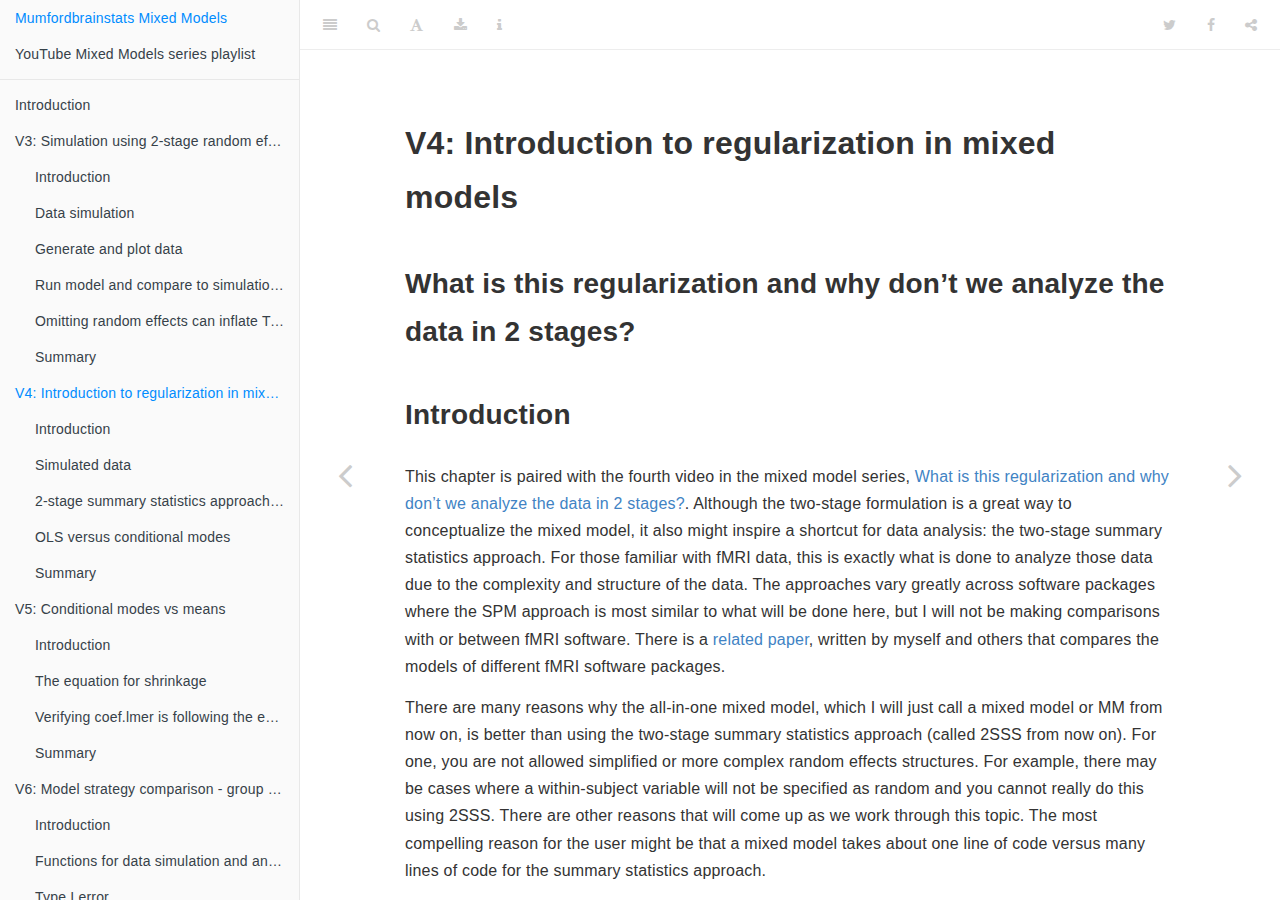
<file: docs/v4-introduction-to-regularization-in-mixed-models.html>
<!DOCTYPE html>
<html lang="" xml:lang="">
<head>

  <meta charset="utf-8" />
  <meta http-equiv="X-UA-Compatible" content="IE=edge" />
  <title>V4: Introduction to regularization in mixed models | The MumfordBrainStats Mixed Models Series: Companion for the YouTube series</title>
  <meta name="description" content="V4: Introduction to regularization in mixed models | The MumfordBrainStats Mixed Models Series: Companion for the YouTube series" />
  <meta name="generator" content="bookdown 0.17 and GitBook 2.6.7" />

  <meta property="og:title" content="V4: Introduction to regularization in mixed models | The MumfordBrainStats Mixed Models Series: Companion for the YouTube series" />
  <meta property="og:type" content="book" />
  
  <meta property="og:image" content="./images/mixed_model_book_cover.png" />
  
  

  <meta name="twitter:card" content="summary" />
  <meta name="twitter:title" content="V4: Introduction to regularization in mixed models | The MumfordBrainStats Mixed Models Series: Companion for the YouTube series" />
  
  
  <meta name="twitter:image" content="./images/mixed_model_book_cover.png" />

<meta name="author" content="Jeanette Mumford" />


<meta name="date" content="2020-01-31" />

  <meta name="viewport" content="width=device-width, initial-scale=1" />
  <meta name="apple-mobile-web-app-capable" content="yes" />
  <meta name="apple-mobile-web-app-status-bar-style" content="black" />
  
  
<link rel="prev" href="v3-simulation-using-2-stage-random-effects.html"/>
<link rel="next" href="v5-conditional-modes-vs-means.html"/>
<script src="libs/header-attrs-2.1/header-attrs.js"></script>
<script src="libs/jquery-2.2.3/jquery.min.js"></script>
<link href="libs/gitbook-2.6.7/css/style.css" rel="stylesheet" />
<link href="libs/gitbook-2.6.7/css/plugin-table.css" rel="stylesheet" />
<link href="libs/gitbook-2.6.7/css/plugin-bookdown.css" rel="stylesheet" />
<link href="libs/gitbook-2.6.7/css/plugin-highlight.css" rel="stylesheet" />
<link href="libs/gitbook-2.6.7/css/plugin-search.css" rel="stylesheet" />
<link href="libs/gitbook-2.6.7/css/plugin-fontsettings.css" rel="stylesheet" />
<link href="libs/gitbook-2.6.7/css/plugin-clipboard.css" rel="stylesheet" />











<style type="text/css">
pre > code.sourceCode { white-space: pre; position: relative; }
pre > code.sourceCode > span { display: inline-block; line-height: 1.25; }
pre > code.sourceCode > span:empty { height: 1.2em; }
code.sourceCode > span { color: inherit; text-decoration: inherit; }
pre.sourceCode { margin: 0; }
@media screen {
div.sourceCode { overflow: auto; }
}
@media print {
pre > code.sourceCode { white-space: pre-wrap; }
pre > code.sourceCode > span { text-indent: -5em; padding-left: 5em; }
}
pre.numberSource code
  { counter-reset: source-line 0; }
pre.numberSource code > span
  { position: relative; left: -4em; counter-increment: source-line; }
pre.numberSource code > span > a:first-child::before
  { content: counter(source-line);
    position: relative; left: -1em; text-align: right; vertical-align: baseline;
    border: none; display: inline-block;
    -webkit-touch-callout: none; -webkit-user-select: none;
    -khtml-user-select: none; -moz-user-select: none;
    -ms-user-select: none; user-select: none;
    padding: 0 4px; width: 4em;
    color: #aaaaaa;
  }
pre.numberSource { margin-left: 3em; border-left: 1px solid #aaaaaa;  padding-left: 4px; }
div.sourceCode
  {   }
@media screen {
pre > code.sourceCode > span > a:first-child::before { text-decoration: underline; }
}
code span.al { color: #ff0000; font-weight: bold; } /* Alert */
code span.an { color: #60a0b0; font-weight: bold; font-style: italic; } /* Annotation */
code span.at { color: #7d9029; } /* Attribute */
code span.bn { color: #40a070; } /* BaseN */
code span.bu { } /* BuiltIn */
code span.cf { color: #007020; font-weight: bold; } /* ControlFlow */
code span.ch { color: #4070a0; } /* Char */
code span.cn { color: #880000; } /* Constant */
code span.co { color: #60a0b0; font-style: italic; } /* Comment */
code span.cv { color: #60a0b0; font-weight: bold; font-style: italic; } /* CommentVar */
code span.do { color: #ba2121; font-style: italic; } /* Documentation */
code span.dt { color: #902000; } /* DataType */
code span.dv { color: #40a070; } /* DecVal */
code span.er { color: #ff0000; font-weight: bold; } /* Error */
code span.ex { } /* Extension */
code span.fl { color: #40a070; } /* Float */
code span.fu { color: #06287e; } /* Function */
code span.im { } /* Import */
code span.in { color: #60a0b0; font-weight: bold; font-style: italic; } /* Information */
code span.kw { color: #007020; font-weight: bold; } /* Keyword */
code span.op { color: #666666; } /* Operator */
code span.ot { color: #007020; } /* Other */
code span.pp { color: #bc7a00; } /* Preprocessor */
code span.sc { color: #4070a0; } /* SpecialChar */
code span.ss { color: #bb6688; } /* SpecialString */
code span.st { color: #4070a0; } /* String */
code span.va { color: #19177c; } /* Variable */
code span.vs { color: #4070a0; } /* VerbatimString */
code span.wa { color: #60a0b0; font-weight: bold; font-style: italic; } /* Warning */
</style>

<link rel="stylesheet" href="style.css" type="text/css" />
</head>

<body>



  <div class="book without-animation with-summary font-size-2 font-family-1" data-basepath=".">

    <div class="book-summary">
      <nav role="navigation">

<ul class="summary">
<li><a href="./index.html">Mumfordbrainstats Mixed Models</a></li>
<li><a href="https://www.youtube.com/watch?v=IGHm1XHFWMc&list=PLB2iAtgpI4YEAUiEQ1ZnfMXY-yewNzn9z">YouTube Mixed Models series playlist</a></li>

<li class="divider"></li>
<li class="chapter" data-level="" data-path="index.html"><a href="index.html"><i class="fa fa-check"></i>Introduction</a></li>
<li class="chapter" data-level="" data-path="v3-simulation-using-2-stage-random-effects.html"><a href="v3-simulation-using-2-stage-random-effects.html"><i class="fa fa-check"></i>V3: Simulation using 2-stage random effects</a>
<ul>
<li class="chapter" data-level="" data-path="v3-simulation-using-2-stage-random-effects.html"><a href="v3-simulation-using-2-stage-random-effects.html#introduction-1"><i class="fa fa-check"></i>Introduction</a></li>
<li class="chapter" data-level="" data-path="v3-simulation-using-2-stage-random-effects.html"><a href="v3-simulation-using-2-stage-random-effects.html#data-simulation"><i class="fa fa-check"></i>Data simulation</a></li>
<li class="chapter" data-level="" data-path="v3-simulation-using-2-stage-random-effects.html"><a href="v3-simulation-using-2-stage-random-effects.html#generate-and-plot-data"><i class="fa fa-check"></i>Generate and plot data</a></li>
<li class="chapter" data-level="" data-path="v3-simulation-using-2-stage-random-effects.html"><a href="v3-simulation-using-2-stage-random-effects.html#run-model-and-compare-to-simulation-settings"><i class="fa fa-check"></i>Run model and compare to simulation settings</a></li>
<li class="chapter" data-level="" data-path="v3-simulation-using-2-stage-random-effects.html"><a href="v3-simulation-using-2-stage-random-effects.html#omitting-random-effects-can-inflate-type-i-error"><i class="fa fa-check"></i>Omitting random effects can inflate Type I error</a></li>
<li class="chapter" data-level="" data-path="v3-simulation-using-2-stage-random-effects.html"><a href="v3-simulation-using-2-stage-random-effects.html#summary"><i class="fa fa-check"></i>Summary</a></li>
</ul></li>
<li class="chapter" data-level="" data-path="v4-introduction-to-regularization-in-mixed-models.html"><a href="v4-introduction-to-regularization-in-mixed-models.html"><i class="fa fa-check"></i>V4: Introduction to regularization in mixed models</a>
<ul>
<li class="chapter" data-level="" data-path="v4-introduction-to-regularization-in-mixed-models.html"><a href="v4-introduction-to-regularization-in-mixed-models.html#introduction-2"><i class="fa fa-check"></i>Introduction</a></li>
<li class="chapter" data-level="" data-path="v4-introduction-to-regularization-in-mixed-models.html"><a href="v4-introduction-to-regularization-in-mixed-models.html#simulated-data"><i class="fa fa-check"></i>Simulated data</a></li>
<li class="chapter" data-level="" data-path="v4-introduction-to-regularization-in-mixed-models.html"><a href="v4-introduction-to-regularization-in-mixed-models.html#stage-summary-statistics-approach-compared-to-conditional-modes"><i class="fa fa-check"></i>2-stage summary statistics approach compared to conditional modes</a></li>
<li class="chapter" data-level="" data-path="v4-introduction-to-regularization-in-mixed-models.html"><a href="v4-introduction-to-regularization-in-mixed-models.html#ols-versus-conditional-modes"><i class="fa fa-check"></i>OLS versus conditional modes</a></li>
<li class="chapter" data-level="" data-path="v4-introduction-to-regularization-in-mixed-models.html"><a href="v4-introduction-to-regularization-in-mixed-models.html#summary-1"><i class="fa fa-check"></i>Summary</a></li>
</ul></li>
<li class="chapter" data-level="" data-path="v5-conditional-modes-vs-means.html"><a href="v5-conditional-modes-vs-means.html"><i class="fa fa-check"></i>V5: Conditional modes vs means</a>
<ul>
<li class="chapter" data-level="" data-path="v5-conditional-modes-vs-means.html"><a href="v5-conditional-modes-vs-means.html#introduction-3"><i class="fa fa-check"></i>Introduction</a></li>
<li class="chapter" data-level="" data-path="v5-conditional-modes-vs-means.html"><a href="v5-conditional-modes-vs-means.html#the-equation-for-shrinkage"><i class="fa fa-check"></i>The equation for shrinkage</a></li>
<li class="chapter" data-level="" data-path="v5-conditional-modes-vs-means.html"><a href="v5-conditional-modes-vs-means.html#verifying-coef.lmer-is-following-the-equation"><i class="fa fa-check"></i>Verifying coef.lmer is following the equation</a></li>
<li class="chapter" data-level="" data-path="v5-conditional-modes-vs-means.html"><a href="v5-conditional-modes-vs-means.html#summary-2"><i class="fa fa-check"></i>Summary</a></li>
</ul></li>
<li class="chapter" data-level="" data-path="v6-model-strategy-comparison-group-differences.html"><a href="v6-model-strategy-comparison-group-differences.html"><i class="fa fa-check"></i>V6: Model strategy comparison - group differences</a>
<ul>
<li class="chapter" data-level="" data-path="v6-model-strategy-comparison-group-differences.html"><a href="v6-model-strategy-comparison-group-differences.html#introduction-4"><i class="fa fa-check"></i>Introduction</a>
<ul>
<li class="chapter" data-level="" data-path="v6-model-strategy-comparison-group-differences.html"><a href="v6-model-strategy-comparison-group-differences.html#modeling-strategies-considered"><i class="fa fa-check"></i>Modeling strategies considered</a></li>
</ul></li>
<li class="chapter" data-level="" data-path="v6-model-strategy-comparison-group-differences.html"><a href="v6-model-strategy-comparison-group-differences.html#functions-for-data-simulation-and-analyses"><i class="fa fa-check"></i>Functions for data simulation and analyses</a></li>
<li class="chapter" data-level="" data-path="v6-model-strategy-comparison-group-differences.html"><a href="v6-model-strategy-comparison-group-differences.html#type-i-error"><i class="fa fa-check"></i>Type I error</a></li>
<li class="chapter" data-level="" data-path="v6-model-strategy-comparison-group-differences.html"><a href="v6-model-strategy-comparison-group-differences.html#power"><i class="fa fa-check"></i>Power</a></li>
<li class="chapter" data-level="" data-path="v6-model-strategy-comparison-group-differences.html"><a href="v6-model-strategy-comparison-group-differences.html#summary-3"><i class="fa fa-check"></i>Summary</a></li>
</ul></li>
</ul>

      </nav>
    </div>

    <div class="book-body">
      <div class="body-inner">
        <div class="book-header" role="navigation">
          <h1>
            <i class="fa fa-circle-o-notch fa-spin"></i><a href="./">The MumfordBrainStats Mixed Models Series: Companion for the YouTube series</a>
          </h1>
        </div>

        <div class="page-wrapper" tabindex="-1" role="main">
          <div class="page-inner">

            <section class="normal" id="section-">
<div id="v4-introduction-to-regularization-in-mixed-models" class="section level1">
<h1>V4: Introduction to regularization in mixed models</h1>
<div id="what-is-this-regularization-and-why-dont-we-analyze-the-data-in-2-stages" class="section level2 unlisted">
<h2>What is this regularization and why don’t we analyze the data in 2 stages?</h2>
</div>
<div id="introduction-2" class="section level2">
<h2>Introduction</h2>
<p>This chapter is paired with the fourth video in the mixed model series, <a href="https://youtu.be/sRhFeC-STdw">What is this regularization and why don’t we analyze the data in 2 stages?</a>. Although the two-stage formulation is a great way to conceptualize the mixed model, it also might inspire a shortcut for data analysis: the two-stage summary statistics approach. For those familiar with fMRI data, this is exactly what is done to analyze those data due to the complexity and structure of the data. The approaches vary greatly across software packages where the SPM approach is most similar to what will be done here, but I will not be making comparisons with or between fMRI software. There is a <a href="https://www.ncbi.nlm.nih.gov/pubmed/19463958">related paper</a>, written by myself and others that compares the models of different fMRI software packages.</p>
<p>There are many reasons why the all-in-one mixed model, which I will just call a mixed model or MM from now on, is better than using the two-stage summary statistics approach (called 2SSS from now on). For one, you are not allowed simplified or more complex random effects structures. For example, there may be cases where a within-subject variable will not be specified as random and you cannot really do this using 2SSS. There are other reasons that will come up as we work through this topic. The most compelling reason for the user might be that a mixed model takes about one line of code versus many lines of code for the summary statistics approach.</p>
<div id="regularization-key-difference" class="section level5">
<h5>Regularization: key difference</h5>
<p>What about when the 2SSS and MM formulations are quite close? How does the mixed model result differ? Sometimes they’ll be almost identical, but other times they will be quite different. Why? The short answer is the within-subject values related to the fixed effects are regularized in a mixed model and that is the focus here. This is a bit of a confusing statement because within-subject estimates are not actually estimated! Assume we are working with the sleepstudy data, which would include a within- and between-subject variability. Recall the mixed model equation, <span class="math display">\[Y_i = X_i\beta + Z_ib_i + \epsilon_i,\]</span> where <span class="math inline">\(Y_i\)</span> is the dependent variable for subject <span class="math inline">\(i\)</span>, <span class="math inline">\(X_i\)</span> is the design matrix for the fixed effects (see the last chapter for more details), <span class="math inline">\(\beta\)</span> is the <em>group</em> parameter vector, <span class="math inline">\(Z_i\)</span> is a matrix for the random effects, <span class="math inline">\(b_i\)</span> are the random effects describing between-subject variability, and <span class="math inline">\(\epsilon_i\)</span> is describes the within-subject variability. There are not any within-subject parameters estimated in this model. The term, <span class="math inline">\(b_i\)</span> is a random variable that describes the between-subject distribution, <span class="math inline">\(b_i \sim N(0, G)\)</span>. Importantly, the <span class="math inline">\(b_i\)</span> are not estimated, but the corresponding covariance of the <span class="math inline">\(b_i\)</span>, <span class="math inline">\(G\)</span>, is estimated and serves as the between-subject variability estimate. Although the subject specific estimates are not estimated, the subjects with less data will contribute less to the estimate of the group parameter, <span class="math inline">\(\beta\)</span>. Much, much more exploration will be done on this topic as time goes on.</p>
<p>For now I would like to illustrate what the regularization looks like for means, but there isn’t a perfect way to illustrate it. Typically the regularization is shown by comparing within-subject estimates to predicted within-subject estimates from the mixed model, based on values called BLUPS or best linear unbiased predictors. Some are not fans of this term, so I will simply refer to these as conditional modes, following the notation used by Douglas Bates, the author of the lme4 library. As stated in a draft of his book, “it is an appealing acronym, I don’t find the term particularly instructive (what is a ‘linear unbiased predictor’ and in what context are these the ‘best’?) and prefer the term conditional mode.” (book can be found <a href="http://webcom.upmf-grenoble.fr/LIP/Perso/DMuller/M2R/R_et_Mixed/documents/Bates-book.pdf">here</a> at the time of this writing). The reason why this isn’t the perfect way of illustrating regularization is because it doesn’t perfectly reflect how the regularization ends up impacting the group-level results. That will be the focus in the future, but now the goal is to understand that there is regularization happening.</p>
<p>The specific goal of the simulations below is to understand the impact of regularization by looking at estimates based on within-subject averages from the first stage of 2SSS and the conditional modes from mixed models. The first level estimates from 2SSS will be referred to as OLS (Ordinary Least Squares) estimates or <span class="math inline">\(\hat\beta_i^{OLS}\)</span> and the conditional modes will be called just that or referred to as <span class="math inline">\(\hat\beta_i\)</span>.</p>
</div>
<div id="what-is-a-conditional-mode" class="section level5">
<h5>What is a conditional mode?</h5>
<p>In an effort to keep equations at a minimum, I will explain conditional model conceptually. For more information I recommend looking at the Bates book I linked to above or the textbook, <a href="https://www.amazon.com/Applied-Longitudinal-Analysis-Garrett-Fitzmaurice/dp/0470380276">“Applied Longitudinal Analysis” by Fitzmaurice, Laird and Ware</a>. To understand the difficulty of this problem, remind yourself that typically when we have a random variable that follows a distribution, say <span class="math inline">\(X \sim N(\mu, \sigma^2)\)</span>, we focus on the estimation of <span class="math inline">\(\mu\)</span> and <span class="math inline">\(\sigma^2\)</span>. Asking what value <span class="math inline">\(X\)</span> is doesn’t even make much sense, since it is a a random variable. What can be done is to use the mode of the distribution as a prediction of <span class="math inline">\(X\)</span>, which is where the “mode” in “conditional mode” comes from. The conditioning part is somewhat simple. The mixed model equation above describes the distribution of <span class="math inline">\(Y_i\)</span> but we want the distribution of <span class="math inline">\(b_i\)</span> for a specific subject, <span class="math inline">\(i\)</span>. To get at this, the distribution of the random effects conditional on the <em>data</em>, <span class="math inline">\(Y\)</span>, is used. The part of this process that is very different from when we estimate things, is that <em>estimated</em> parameters (within-subject variance, between-subject covariance and fixed effects) are substituted in place of the truth in the distributions in order to derive these modes instead of the true values because they are unknown. This introduces an additional source of variability. The take-away is simply, again, the within-subject estimates are not estimated by default in a mixed model but we can predict them using conditional modes. These predictions can be quite noisy because they rely on estimates of parameters in order to specify the conditional distribution.</p>
<p>Next, some fake data will be generated and used to estimate some conditional modes and start building intuition about the regularization in mixed models. Fake data are used for the convenience of knowing the truth.</p>
</div>
</div>
<div id="simulated-data" class="section level2">
<h2>Simulated data</h2>
<p>The simulated data consist of 10 subjects where 5 have 50 observations and 5 only have 5 observations from some type of behavioral experiment measuring reaction time. As in the last chapter, the two-stage random effects formulation will be used to simulate the data.</p>
<div class="sourceCode" id="cb7"><pre class="sourceCode r"><code class="sourceCode r"><span id="cb7-1"><a href="v4-introduction-to-regularization-in-mixed-models.html#cb7-1"></a><span class="kw">library</span>(lme4)</span>
<span id="cb7-2"><a href="v4-introduction-to-regularization-in-mixed-models.html#cb7-2"></a><span class="kw">library</span>(lmerTest)</span>
<span id="cb7-3"><a href="v4-introduction-to-regularization-in-mixed-models.html#cb7-3"></a><span class="kw">library</span>(ggplot2)</span>
<span id="cb7-4"><a href="v4-introduction-to-regularization-in-mixed-models.html#cb7-4"></a><span class="co"># Simulate true subject-specific means:</span></span>
<span id="cb7-5"><a href="v4-introduction-to-regularization-in-mixed-models.html#cb7-5"></a>nsub =<span class="st"> </span><span class="dv">10</span></span>
<span id="cb7-6"><a href="v4-introduction-to-regularization-in-mixed-models.html#cb7-6"></a>btwn.sub.sd =<span class="st"> </span><span class="dv">10</span></span>
<span id="cb7-7"><a href="v4-introduction-to-regularization-in-mixed-models.html#cb7-7"></a><span class="co">#within-subject means </span></span>
<span id="cb7-8"><a href="v4-introduction-to-regularization-in-mixed-models.html#cb7-8"></a>win.means =<span class="st"> </span><span class="kw">rnorm</span>(nsub, <span class="dt">mean =</span> <span class="dv">250</span>, <span class="dt">sd =</span> btwn.sub.sd)</span>
<span id="cb7-9"><a href="v4-introduction-to-regularization-in-mixed-models.html#cb7-9"></a></span>
<span id="cb7-10"><a href="v4-introduction-to-regularization-in-mixed-models.html#cb7-10"></a><span class="co"># Simualte data for each subject by wiggling around their means</span></span>
<span id="cb7-11"><a href="v4-introduction-to-regularization-in-mixed-models.html#cb7-11"></a>win.sub.sd =<span class="st"> </span><span class="dv">20</span></span>
<span id="cb7-12"><a href="v4-introduction-to-regularization-in-mixed-models.html#cb7-12"></a><span class="co"># The following indicates how many data per subject, the first 5 only have 5 observations.</span></span>
<span id="cb7-13"><a href="v4-introduction-to-regularization-in-mixed-models.html#cb7-13"></a>n.per.sub =<span class="st"> </span><span class="kw">rep</span>(<span class="dv">50</span>, nsub)</span>
<span id="cb7-14"><a href="v4-introduction-to-regularization-in-mixed-models.html#cb7-14"></a>n.per.sub[<span class="dv">1</span><span class="op">:</span><span class="dv">5</span>] =<span class="st"> </span><span class="dv">5</span></span>
<span id="cb7-15"><a href="v4-introduction-to-regularization-in-mixed-models.html#cb7-15"></a>rt =<span class="st"> </span><span class="kw">c</span>()</span>
<span id="cb7-16"><a href="v4-introduction-to-regularization-in-mixed-models.html#cb7-16"></a>subid =<span class="st"> </span><span class="kw">c</span>()</span>
<span id="cb7-17"><a href="v4-introduction-to-regularization-in-mixed-models.html#cb7-17"></a><span class="cf">for</span> (i <span class="cf">in</span> <span class="dv">1</span><span class="op">:</span>nsub){</span>
<span id="cb7-18"><a href="v4-introduction-to-regularization-in-mixed-models.html#cb7-18"></a>  rt.loop =<span class="st"> </span><span class="kw">rnorm</span>(n.per.sub[i], win.means[i], <span class="dt">sd =</span> win.sub.sd)</span>
<span id="cb7-19"><a href="v4-introduction-to-regularization-in-mixed-models.html#cb7-19"></a>  rt =<span class="st"> </span><span class="kw">c</span>(rt, rt.loop)</span>
<span id="cb7-20"><a href="v4-introduction-to-regularization-in-mixed-models.html#cb7-20"></a>  subid =<span class="st"> </span><span class="kw">c</span>(subid, <span class="kw">rep</span>(i, n.per.sub[i]))</span>
<span id="cb7-21"><a href="v4-introduction-to-regularization-in-mixed-models.html#cb7-21"></a>}</span>
<span id="cb7-22"><a href="v4-introduction-to-regularization-in-mixed-models.html#cb7-22"></a>dat =<span class="st"> </span><span class="kw">data.frame</span>(subid, rt)</span></code></pre></div>
<p>Here is a plot of the resulting data. As you can see the first five subjects have much less data than the rest of the subjects. This was done on purpose to illustrate the regularization since the factor that impacts the regularization is the amount of data within-subject. There is much more to this, but it will be covered in the following chapters.</p>
<div class="sourceCode" id="cb8"><pre class="sourceCode r"><code class="sourceCode r"><span id="cb8-1"><a href="v4-introduction-to-regularization-in-mixed-models.html#cb8-1"></a><span class="kw">ggplot</span>(dat, <span class="kw">aes</span>(<span class="dt">x=</span><span class="kw">as.factor</span>(subid), <span class="dt">y =</span> rt)) <span class="op">+</span></span>
<span id="cb8-2"><a href="v4-introduction-to-regularization-in-mixed-models.html#cb8-2"></a><span class="st">  </span><span class="kw">geom_boxplot</span>() <span class="op">+</span><span class="st"> </span></span>
<span id="cb8-3"><a href="v4-introduction-to-regularization-in-mixed-models.html#cb8-3"></a><span class="st">  </span><span class="kw">geom_jitter</span>(<span class="dt">shape=</span><span class="dv">16</span>, <span class="dt">position=</span><span class="kw">position_jitter</span>(<span class="fl">0.2</span>)) <span class="op">+</span></span>
<span id="cb8-4"><a href="v4-introduction-to-regularization-in-mixed-models.html#cb8-4"></a><span class="st">  </span><span class="kw">xlab</span>(<span class="st">&quot;Subject&quot;</span>)<span class="op">+</span><span class="kw">ylab</span>(<span class="st">&quot;RT&quot;</span>)</span></code></pre></div>
<p><img src="2_video4_two_stage_temptation_files/figure-html/unnamed-chunk-3-1.png" width="672" /></p>
</div>
<div id="stage-summary-statistics-approach-compared-to-conditional-modes" class="section level2">
<h2>2-stage summary statistics approach compared to conditional modes</h2>
<p>Now that the data have been generated, the 2SSS uses a within-subject OLS linear regression model to obtain the within-subject means, <span class="math inline">\(\hat\beta_i^{OLS}\)</span> and then these are averaged in a second OLS model to obtain the group estimates. The following runs these two stages and also estimates the proper mixed model.</p>
<div class="sourceCode" id="cb9"><pre class="sourceCode r"><code class="sourceCode r"><span id="cb9-1"><a href="v4-introduction-to-regularization-in-mixed-models.html#cb9-1"></a><span class="co"># Stage 1</span></span>
<span id="cb9-2"><a href="v4-introduction-to-regularization-in-mixed-models.html#cb9-2"></a>stage1.est =<span class="st"> </span><span class="kw">rep</span>(<span class="ot">NA</span>, nsub)</span>
<span id="cb9-3"><a href="v4-introduction-to-regularization-in-mixed-models.html#cb9-3"></a><span class="cf">for</span> (i <span class="cf">in</span> <span class="dv">1</span><span class="op">:</span>nsub){</span>
<span id="cb9-4"><a href="v4-introduction-to-regularization-in-mixed-models.html#cb9-4"></a>  <span class="co"># Estimating the mean RT via OLS</span></span>
<span id="cb9-5"><a href="v4-introduction-to-regularization-in-mixed-models.html#cb9-5"></a>  mod.loop =<span class="st"> </span><span class="kw">lm</span>(rt <span class="op">~</span><span class="st"> </span><span class="dv">1</span>, dat[dat<span class="op">$</span>subid<span class="op">==</span>i,])</span>
<span id="cb9-6"><a href="v4-introduction-to-regularization-in-mixed-models.html#cb9-6"></a>  stage1.est[i] =<span class="st"> </span>mod.loop<span class="op">$</span>coef[<span class="dv">1</span>]</span>
<span id="cb9-7"><a href="v4-introduction-to-regularization-in-mixed-models.html#cb9-7"></a>}</span>
<span id="cb9-8"><a href="v4-introduction-to-regularization-in-mixed-models.html#cb9-8"></a></span>
<span id="cb9-9"><a href="v4-introduction-to-regularization-in-mixed-models.html#cb9-9"></a><span class="co">#Stage 2</span></span>
<span id="cb9-10"><a href="v4-introduction-to-regularization-in-mixed-models.html#cb9-10"></a><span class="kw">summary</span>(<span class="kw">lm</span>(stage1.est <span class="op">~</span><span class="st"> </span><span class="dv">1</span>))</span></code></pre></div>
<pre><code>## 
## Call:
## lm(formula = stage1.est ~ 1)
## 
## Residuals:
##      Min       1Q   Median       3Q      Max 
## -17.1940  -4.7550  -0.5041   8.5768  11.5654 
## 
## Coefficients:
##             Estimate Std. Error t value Pr(&gt;|t|)    
## (Intercept)  251.754      3.047   82.62 2.82e-14 ***
## ---
## Signif. codes:  0 &#39;***&#39; 0.001 &#39;**&#39; 0.01 &#39;*&#39; 0.05 &#39;.&#39; 0.1 &#39; &#39; 1
## 
## Residual standard error: 9.636 on 9 degrees of freedom</code></pre>
<div class="sourceCode" id="cb11"><pre class="sourceCode r"><code class="sourceCode r"><span id="cb11-1"><a href="v4-introduction-to-regularization-in-mixed-models.html#cb11-1"></a><span class="co">## Proper mixed model</span></span>
<span id="cb11-2"><a href="v4-introduction-to-regularization-in-mixed-models.html#cb11-2"></a>mod.lmer =<span class="st"> </span><span class="kw">lmer</span>(rt <span class="op">~</span><span class="st"> </span><span class="dv">1</span> <span class="op">+</span><span class="st"> </span>(<span class="dv">1</span><span class="op">|</span>subid), dat)</span>
<span id="cb11-3"><a href="v4-introduction-to-regularization-in-mixed-models.html#cb11-3"></a><span class="kw">summary</span>(mod.lmer)</span></code></pre></div>
<pre><code>## Linear mixed model fit by REML. t-tests use Satterthwaite&#39;s method [
## lmerModLmerTest]
## Formula: rt ~ 1 + (1 | subid)
##    Data: dat
## 
## REML criterion at convergence: 2449.6
## 
## Scaled residuals: 
##      Min       1Q   Median       3Q      Max 
## -2.54753 -0.69671  0.02651  0.72996  2.80661 
## 
## Random effects:
##  Groups   Name        Variance Std.Dev.
##  subid    (Intercept)  39.81    6.309  
##  Residual             423.42   20.577  
## Number of obs: 275, groups:  subid, 10
## 
## Fixed effects:
##             Estimate Std. Error      df t value Pr(&gt;|t|)    
## (Intercept)  253.885      2.638   6.206   96.25 4.35e-11 ***
## ---
## Signif. codes:  0 &#39;***&#39; 0.001 &#39;**&#39; 0.01 &#39;*&#39; 0.05 &#39;.&#39; 0.1 &#39; &#39; 1</code></pre>
<p>Comparing the lm summary to the fixed effects summary from the lmer model, the results are almost identical. Although this makes it tempting for many to use 2SSS instead of a mixed model, the next series of videos will set these two modeling approaches apart.</p>
<p>For practice, find the within- and between-subject variance estimates in the lmer summary and compare to the true values used in the simulation.</p>
</div>
<div id="ols-versus-conditional-modes" class="section level2">
<h2>OLS versus conditional modes</h2>
<p>To see the impact of regularization it is necessary to predict the subject-specific values from lmer. As mentioned above, these values are not estimated in any way shape or form during the modeling process above. In the following, the code asks lmer for these predicted values.</p>
<div class="sourceCode" id="cb13"><pre class="sourceCode r"><code class="sourceCode r"><span id="cb13-1"><a href="v4-introduction-to-regularization-in-mixed-models.html#cb13-1"></a><span class="co"># Mixed model conditional modes</span></span>
<span id="cb13-2"><a href="v4-introduction-to-regularization-in-mixed-models.html#cb13-2"></a>mmcm =<span class="st"> </span><span class="kw">coef</span>(mod.lmer)<span class="op">$</span>subid[, <span class="dv">1</span>]</span></code></pre></div>
<p>The following plot compares the mixed model estimates based on the conditional mean (MMCM, orange) in orange to the within-subject OLS estimates (OLS, blue) from the first stage of the 2SSS. The true mean was….well, the reader should practice understanding the above code by finding that themselves. Once you’ve located that value above, you will notice that the orange dots (MMCM) are shrunken toward the overall group mean compared to the blue OLS estimates. That is a result of the regularization. Recall the first 5 subjects had much less data than the last 5 subjects, which means there’s more likely to be <em>more</em> regularization for the first 5 subjects. I will introduce an equation that describes this exactly in the next chapter, but for now just note the basic trend. It is easiest to see if comparing subject 1 to subject 9. In both cases their within-subject OLS estimates are almost identical, but the MMCM estimate for subject 1 is much smaller! This is reflecting the fact that subject 1 had much less data than subject 9.</p>
<div class="sourceCode" id="cb14"><pre class="sourceCode r"><code class="sourceCode r"><span id="cb14-1"><a href="v4-introduction-to-regularization-in-mixed-models.html#cb14-1"></a>subject =<span class="st"> </span><span class="kw">rep</span>(<span class="kw">c</span>(<span class="dv">1</span><span class="op">:</span>nsub), <span class="dv">2</span>)</span>
<span id="cb14-2"><a href="v4-introduction-to-regularization-in-mixed-models.html#cb14-2"></a>estimate =<span class="st"> </span><span class="kw">c</span>(mmcm, stage1.est)</span>
<span id="cb14-3"><a href="v4-introduction-to-regularization-in-mixed-models.html#cb14-3"></a>estimate.type =<span class="st"> </span><span class="kw">rep</span>(<span class="kw">c</span>(<span class="st">&quot;MMCM&quot;</span>, <span class="st">&quot;OLS&quot;</span>), <span class="dt">each =</span> nsub)</span>
<span id="cb14-4"><a href="v4-introduction-to-regularization-in-mixed-models.html#cb14-4"></a>dat.sub.est =<span class="st"> </span><span class="kw">data.frame</span>(subject, estimate, estimate.type)</span>
<span id="cb14-5"><a href="v4-introduction-to-regularization-in-mixed-models.html#cb14-5"></a></span>
<span id="cb14-6"><a href="v4-introduction-to-regularization-in-mixed-models.html#cb14-6"></a><span class="co"># Nice colorblind-friendly pallette</span></span>
<span id="cb14-7"><a href="v4-introduction-to-regularization-in-mixed-models.html#cb14-7"></a><span class="co"># http://www.cookbook-r.com/Graphs/Colors_(ggplot2)/#a-colorblind-friendly-palette</span></span>
<span id="cb14-8"><a href="v4-introduction-to-regularization-in-mixed-models.html#cb14-8"></a>cbPalette &lt;-<span class="st"> </span><span class="kw">c</span>(<span class="st">&quot;#E69F00&quot;</span>, <span class="st">&quot;#56B4E9&quot;</span>, <span class="st">&quot;#009E73&quot;</span>, <span class="st">&quot;#F0E442&quot;</span>, <span class="st">&quot;#0072B2&quot;</span>, <span class="st">&quot;#D55E00&quot;</span>, <span class="st">&quot;#CC79A7&quot;</span>,<span class="st">&quot;#999999&quot;</span>)</span>
<span id="cb14-9"><a href="v4-introduction-to-regularization-in-mixed-models.html#cb14-9"></a></span>
<span id="cb14-10"><a href="v4-introduction-to-regularization-in-mixed-models.html#cb14-10"></a></span>
<span id="cb14-11"><a href="v4-introduction-to-regularization-in-mixed-models.html#cb14-11"></a><span class="kw">ggplot</span>(dat.sub.est, <span class="kw">aes</span>(<span class="dt">x =</span> subject, <span class="dt">y =</span> estimate, </span>
<span id="cb14-12"><a href="v4-introduction-to-regularization-in-mixed-models.html#cb14-12"></a>                        <span class="dt">color =</span> estimate.type)) <span class="op">+</span></span>
<span id="cb14-13"><a href="v4-introduction-to-regularization-in-mixed-models.html#cb14-13"></a><span class="st">  </span><span class="kw">geom_point</span>()<span class="op">+</span><span class="st"> </span><span class="kw">scale_colour_manual</span>(<span class="dt">values=</span>cbPalette) <span class="op">+</span><span class="st"> </span><span class="kw">xlab</span>(<span class="st">&quot;Subject&quot;</span>)<span class="op">+</span><span class="kw">ylab</span>(<span class="st">&quot;RT&quot;</span>) <span class="op">+</span><span class="st"> </span><span class="kw">labs</span>(<span class="dt">color =</span> <span class="st">&quot;Estimate Type&quot;</span>) <span class="op">+</span><span class="st"> </span></span>
<span id="cb14-14"><a href="v4-introduction-to-regularization-in-mixed-models.html#cb14-14"></a><span class="st">  </span><span class="kw">scale_x_continuous</span>(<span class="dt">breaks =</span> <span class="kw">seq</span>(<span class="dv">0</span> , <span class="dv">10</span>, <span class="dv">1</span>), <span class="dt">minor_breaks=</span><span class="kw">seq</span>(<span class="dv">0</span>, <span class="dv">10</span>,<span class="dv">1</span>))</span></code></pre></div>
<p><img src="2_video4_two_stage_temptation_files/figure-html/unnamed-chunk-6-1.png" width="672" /></p>
</div>
<div id="summary-1" class="section level2">
<h2>Summary</h2>
<p>This document is just a taste of what is to come. This is just a beginning to convince folks analyzing data that data analysis can be done better without using the two-stage summary statistics model, so don’t be tempted! There are cases where you will not have a choice, but generally you will be better off with a mixed model. Future chapters will help clarify when these two approaches will yield similar results.</p>
<p>Although not a perfect way to view the phenomenon, conditional mode-based within-subject estimates from mixed models help in understanding the regularization that happens in the mixed model framework. On the surface it can be thought of as trying to stabilize the estimate from subjects with less data. The important take away for now is that this is driven by the amount of data within-subject.</p>
<p>What inspired this series is that when I explained this point to my colleague she immediately wanted to know how this regularization might impact her between-subject analyses. For example, what if in the fake data above the first 5 subjects were patients and the last 5 were controls. It is a reasonable scenario that some patients may have less data than controls, which is definitely the case for my colleague’s data. If the patients’ estimates are shrunken toward the overall mean because they have less data, could that introduce false positives or reduce power? A really great question! That is what the focus will be in the following chapters where I will use simulated data to compared different modeling approaches. It will also reveal the misleading nature of these conditional mode estimates.</p>

</div>
</div>
            </section>

          </div>
        </div>
      </div>
<a href="v3-simulation-using-2-stage-random-effects.html" class="navigation navigation-prev " aria-label="Previous page"><i class="fa fa-angle-left"></i></a>
<a href="v5-conditional-modes-vs-means.html" class="navigation navigation-next " aria-label="Next page"><i class="fa fa-angle-right"></i></a>
    </div>
  </div>
<script src="libs/gitbook-2.6.7/js/app.min.js"></script>
<script src="libs/gitbook-2.6.7/js/lunr.js"></script>
<script src="libs/gitbook-2.6.7/js/clipboard.min.js"></script>
<script src="libs/gitbook-2.6.7/js/plugin-search.js"></script>
<script src="libs/gitbook-2.6.7/js/plugin-sharing.js"></script>
<script src="libs/gitbook-2.6.7/js/plugin-fontsettings.js"></script>
<script src="libs/gitbook-2.6.7/js/plugin-bookdown.js"></script>
<script src="libs/gitbook-2.6.7/js/jquery.highlight.js"></script>
<script src="libs/gitbook-2.6.7/js/plugin-clipboard.js"></script>
<script>
gitbook.require(["gitbook"], function(gitbook) {
gitbook.start({
"sharing": {
"github": false,
"facebook": true,
"twitter": true,
"linkedin": false,
"weibo": false,
"instapaper": false,
"vk": false,
"all": ["facebook", "twitter", "linkedin", "weibo", "instapaper"]
},
"fontsettings": {
"theme": "white",
"family": "sans",
"size": 2
},
"edit": {
"link": null,
"text": null
},
"history": {
"link": null,
"text": null
},
"view": {
"link": null,
"text": null
},
"download": ["MixedModelsTutorials.pdf", "MixedModelsTutorials.epub"],
"toc": {
"collapse": "subsection"
},
"search": true
});
});
</script>

<!-- dynamically load mathjax for compatibility with self-contained -->
<script>
  (function () {
    var script = document.createElement("script");
    script.type = "text/javascript";
    var src = "true";
    if (src === "" || src === "true") src = "https://mathjax.rstudio.com/latest/MathJax.js?config=TeX-MML-AM_CHTML";
    if (location.protocol !== "file:")
      if (/^https?:/.test(src))
        src = src.replace(/^https?:/, '');
    script.src = src;
    document.getElementsByTagName("head")[0].appendChild(script);
  })();
</script>
</body>

</html>
</file>
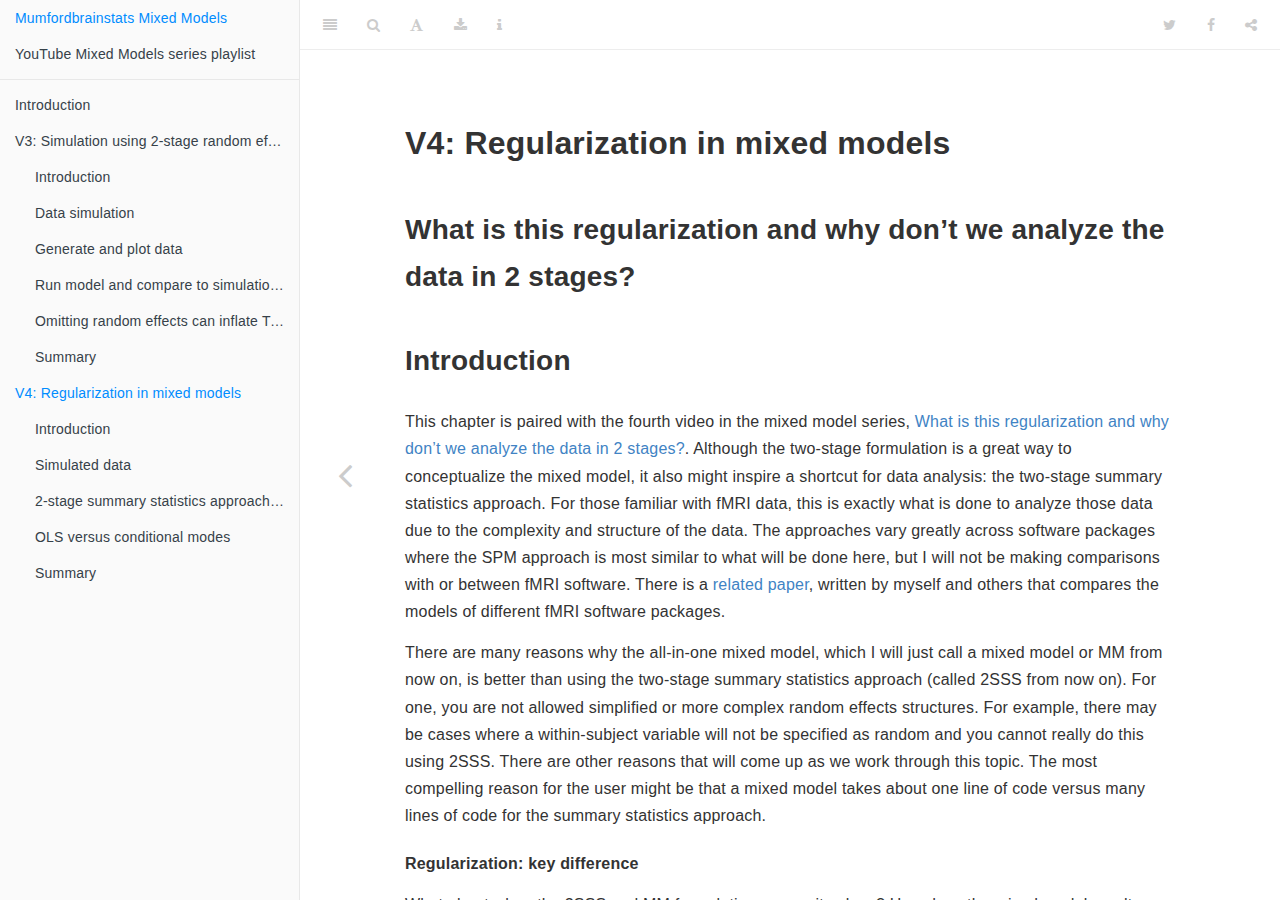
<file: docs/v4-regularization-in-mixed-models.html>
<!DOCTYPE html>
<html lang="" xml:lang="">
<head>

  <meta charset="utf-8" />
  <meta http-equiv="X-UA-Compatible" content="IE=edge" />
  <title>V4: Regularization in mixed models | Mixed Models tutorials from MumfordBrainStats</title>
  <meta name="description" content="V4: Regularization in mixed models | Mixed Models tutorials from MumfordBrainStats" />
  <meta name="generator" content="bookdown 0.17 and GitBook 2.6.7" />

  <meta property="og:title" content="V4: Regularization in mixed models | Mixed Models tutorials from MumfordBrainStats" />
  <meta property="og:type" content="book" />
  
  
  
  

  <meta name="twitter:card" content="summary" />
  <meta name="twitter:title" content="V4: Regularization in mixed models | Mixed Models tutorials from MumfordBrainStats" />
  
  
  

<meta name="author" content="Jeanette Mumford" />


<meta name="date" content="2020-01-31" />

  <meta name="viewport" content="width=device-width, initial-scale=1" />
  <meta name="apple-mobile-web-app-capable" content="yes" />
  <meta name="apple-mobile-web-app-status-bar-style" content="black" />
  
  
<link rel="prev" href="v3-simulation-using-2-stage-random-effects.html"/>

<script src="libs/header-attrs-2.1/header-attrs.js"></script>
<script src="libs/jquery-2.2.3/jquery.min.js"></script>
<link href="libs/gitbook-2.6.7/css/style.css" rel="stylesheet" />
<link href="libs/gitbook-2.6.7/css/plugin-table.css" rel="stylesheet" />
<link href="libs/gitbook-2.6.7/css/plugin-bookdown.css" rel="stylesheet" />
<link href="libs/gitbook-2.6.7/css/plugin-highlight.css" rel="stylesheet" />
<link href="libs/gitbook-2.6.7/css/plugin-search.css" rel="stylesheet" />
<link href="libs/gitbook-2.6.7/css/plugin-fontsettings.css" rel="stylesheet" />
<link href="libs/gitbook-2.6.7/css/plugin-clipboard.css" rel="stylesheet" />











<style type="text/css">
pre > code.sourceCode { white-space: pre; position: relative; }
pre > code.sourceCode > span { display: inline-block; line-height: 1.25; }
pre > code.sourceCode > span:empty { height: 1.2em; }
code.sourceCode > span { color: inherit; text-decoration: inherit; }
pre.sourceCode { margin: 0; }
@media screen {
div.sourceCode { overflow: auto; }
}
@media print {
pre > code.sourceCode { white-space: pre-wrap; }
pre > code.sourceCode > span { text-indent: -5em; padding-left: 5em; }
}
pre.numberSource code
  { counter-reset: source-line 0; }
pre.numberSource code > span
  { position: relative; left: -4em; counter-increment: source-line; }
pre.numberSource code > span > a:first-child::before
  { content: counter(source-line);
    position: relative; left: -1em; text-align: right; vertical-align: baseline;
    border: none; display: inline-block;
    -webkit-touch-callout: none; -webkit-user-select: none;
    -khtml-user-select: none; -moz-user-select: none;
    -ms-user-select: none; user-select: none;
    padding: 0 4px; width: 4em;
    color: #aaaaaa;
  }
pre.numberSource { margin-left: 3em; border-left: 1px solid #aaaaaa;  padding-left: 4px; }
div.sourceCode
  {   }
@media screen {
pre > code.sourceCode > span > a:first-child::before { text-decoration: underline; }
}
code span.al { color: #ff0000; font-weight: bold; } /* Alert */
code span.an { color: #60a0b0; font-weight: bold; font-style: italic; } /* Annotation */
code span.at { color: #7d9029; } /* Attribute */
code span.bn { color: #40a070; } /* BaseN */
code span.bu { } /* BuiltIn */
code span.cf { color: #007020; font-weight: bold; } /* ControlFlow */
code span.ch { color: #4070a0; } /* Char */
code span.cn { color: #880000; } /* Constant */
code span.co { color: #60a0b0; font-style: italic; } /* Comment */
code span.cv { color: #60a0b0; font-weight: bold; font-style: italic; } /* CommentVar */
code span.do { color: #ba2121; font-style: italic; } /* Documentation */
code span.dt { color: #902000; } /* DataType */
code span.dv { color: #40a070; } /* DecVal */
code span.er { color: #ff0000; font-weight: bold; } /* Error */
code span.ex { } /* Extension */
code span.fl { color: #40a070; } /* Float */
code span.fu { color: #06287e; } /* Function */
code span.im { } /* Import */
code span.in { color: #60a0b0; font-weight: bold; font-style: italic; } /* Information */
code span.kw { color: #007020; font-weight: bold; } /* Keyword */
code span.op { color: #666666; } /* Operator */
code span.ot { color: #007020; } /* Other */
code span.pp { color: #bc7a00; } /* Preprocessor */
code span.sc { color: #4070a0; } /* SpecialChar */
code span.ss { color: #bb6688; } /* SpecialString */
code span.st { color: #4070a0; } /* String */
code span.va { color: #19177c; } /* Variable */
code span.vs { color: #4070a0; } /* VerbatimString */
code span.wa { color: #60a0b0; font-weight: bold; font-style: italic; } /* Warning */
</style>

<link rel="stylesheet" href="style.css" type="text/css" />
</head>

<body>



  <div class="book without-animation with-summary font-size-2 font-family-1" data-basepath=".">

    <div class="book-summary">
      <nav role="navigation">

<ul class="summary">
<li><a href="./index.html">Mumfordbrainstats Mixed Models</a></li>
<li><a href="https://www.youtube.com/watch?v=IGHm1XHFWMc&list=PLB2iAtgpI4YEAUiEQ1ZnfMXY-yewNzn9z">YouTube Mixed Models series playlist</a></li>

<li class="divider"></li>
<li class="chapter" data-level="" data-path="index.html"><a href="index.html"><i class="fa fa-check"></i>Introduction</a></li>
<li class="chapter" data-level="" data-path="v3-simulation-using-2-stage-random-effects.html"><a href="v3-simulation-using-2-stage-random-effects.html"><i class="fa fa-check"></i>V3: Simulation using 2-stage random effects</a>
<ul>
<li class="chapter" data-level="" data-path="v3-simulation-using-2-stage-random-effects.html"><a href="v3-simulation-using-2-stage-random-effects.html#introduction-1"><i class="fa fa-check"></i>Introduction</a></li>
<li class="chapter" data-level="" data-path="v3-simulation-using-2-stage-random-effects.html"><a href="v3-simulation-using-2-stage-random-effects.html#data-simulation"><i class="fa fa-check"></i>Data simulation</a></li>
<li class="chapter" data-level="" data-path="v3-simulation-using-2-stage-random-effects.html"><a href="v3-simulation-using-2-stage-random-effects.html#generate-and-plot-data"><i class="fa fa-check"></i>Generate and plot data</a></li>
<li class="chapter" data-level="" data-path="v3-simulation-using-2-stage-random-effects.html"><a href="v3-simulation-using-2-stage-random-effects.html#run-model-and-compare-to-simulation-settings"><i class="fa fa-check"></i>Run model and compare to simulation settings</a></li>
<li class="chapter" data-level="" data-path="v3-simulation-using-2-stage-random-effects.html"><a href="v3-simulation-using-2-stage-random-effects.html#omitting-random-effects-can-inflate-type-i-error"><i class="fa fa-check"></i>Omitting random effects can inflate Type I error</a></li>
<li class="chapter" data-level="" data-path="v3-simulation-using-2-stage-random-effects.html"><a href="v3-simulation-using-2-stage-random-effects.html#summary"><i class="fa fa-check"></i>Summary</a></li>
</ul></li>
<li class="chapter" data-level="" data-path="v4-regularization-in-mixed-models.html"><a href="v4-regularization-in-mixed-models.html"><i class="fa fa-check"></i>V4: Regularization in mixed models</a>
<ul>
<li class="chapter" data-level="" data-path="v4-regularization-in-mixed-models.html"><a href="v4-regularization-in-mixed-models.html#introduction-2"><i class="fa fa-check"></i>Introduction</a></li>
<li class="chapter" data-level="" data-path="v4-regularization-in-mixed-models.html"><a href="v4-regularization-in-mixed-models.html#simulated-data"><i class="fa fa-check"></i>Simulated data</a></li>
<li class="chapter" data-level="" data-path="v4-regularization-in-mixed-models.html"><a href="v4-regularization-in-mixed-models.html#stage-summary-statistics-approach-compared-to-conditional-modes"><i class="fa fa-check"></i>2-stage summary statistics approach compared to conditional modes</a></li>
<li class="chapter" data-level="" data-path="v4-regularization-in-mixed-models.html"><a href="v4-regularization-in-mixed-models.html#ols-versus-conditional-modes"><i class="fa fa-check"></i>OLS versus conditional modes</a></li>
<li class="chapter" data-level="" data-path="v4-regularization-in-mixed-models.html"><a href="v4-regularization-in-mixed-models.html#summary-1"><i class="fa fa-check"></i>Summary</a></li>
</ul></li>
</ul>

      </nav>
    </div>

    <div class="book-body">
      <div class="body-inner">
        <div class="book-header" role="navigation">
          <h1>
            <i class="fa fa-circle-o-notch fa-spin"></i><a href="./">Mixed Models tutorials from MumfordBrainStats</a>
          </h1>
        </div>

        <div class="page-wrapper" tabindex="-1" role="main">
          <div class="page-inner">

            <section class="normal" id="section-">
<div id="v4-regularization-in-mixed-models" class="section level1">
<h1>V4: Regularization in mixed models</h1>
<div id="what-is-this-regularization-and-why-dont-we-analyze-the-data-in-2-stages" class="section level2 unlisted">
<h2>What is this regularization and why don’t we analyze the data in 2 stages?</h2>
</div>
<div id="introduction-2" class="section level2">
<h2>Introduction</h2>
<p>This chapter is paired with the fourth video in the mixed model series, <a href="https://youtu.be/sRhFeC-STdw">What is this regularization and why don’t we analyze the data in 2 stages?</a>. Although the two-stage formulation is a great way to conceptualize the mixed model, it also might inspire a shortcut for data analysis: the two-stage summary statistics approach. For those familiar with fMRI data, this is exactly what is done to analyze those data due to the complexity and structure of the data. The approaches vary greatly across software packages where the SPM approach is most similar to what will be done here, but I will not be making comparisons with or between fMRI software. There is a <a href="https://www.ncbi.nlm.nih.gov/pubmed/19463958">related paper</a>, written by myself and others that compares the models of different fMRI software packages.</p>
<p>There are many reasons why the all-in-one mixed model, which I will just call a mixed model or MM from now on, is better than using the two-stage summary statistics approach (called 2SSS from now on). For one, you are not allowed simplified or more complex random effects structures. For example, there may be cases where a within-subject variable will not be specified as random and you cannot really do this using 2SSS. There are other reasons that will come up as we work through this topic. The most compelling reason for the user might be that a mixed model takes about one line of code versus many lines of code for the summary statistics approach.</p>
<div id="regularization-key-difference" class="section level5">
<h5>Regularization: key difference</h5>
<p>What about when the 2SSS and MM formulations are quite close? How does the mixed model result differ? Sometimes they’ll be almost identical, but other times they will be quite different. Why? The short answer is the within-subject values related to the fixed effects are regularized in a mixed model and that is the focus here. This is a bit of a confusing statement because within-subject estimates are not actually estimated! Assume we are working with the sleepstudy data, which would include a within- and between-subject variability. Recall the mixed model equation, <span class="math display">\[Y_i = X_i\beta + Z_ib_i + \epsilon_i,\]</span> where <span class="math inline">\(Y_i\)</span> is the dependent variable for subject <span class="math inline">\(i\)</span>, <span class="math inline">\(X_i\)</span> is the design matrix for the fixed effects (see the last chapter for more details), <span class="math inline">\(\beta\)</span> is the <em>group</em> parameter vector, <span class="math inline">\(Z_i\)</span> is a matrix for the random effects, <span class="math inline">\(b_i\)</span> are the random effects describing between-subject variability, and <span class="math inline">\(\epsilon_i\)</span> is describes the within-subject variability. There are not any within-subject parameters estimated in this model. The term, <span class="math inline">\(b_i\)</span> is a random variable that describes the between-subject distribution, <span class="math inline">\(b_i \sim N(0, G)\)</span>. Importantly, the <span class="math inline">\(b_i\)</span> are not estimated, but the corresponding covariance of the <span class="math inline">\(b_i\)</span>, <span class="math inline">\(G\)</span>, is estimated and serves as the between-subject variability estimate. Although the subject specific estimates are not estimated, the subjects with less data will contribute less to the estimate of the group parameter, <span class="math inline">\(\beta\)</span>. Much, much more exploration will be done on this topic as time goes on.</p>
<p>For now I would like to illustrate what the regularization looks like for means, but there isn’t a perfect way to illustrate it. Typically the regularization is shown by comparing within-subject estimates to predicted within-subject estimates from the mixed model, based on values called BLUPS or best linear unbiased predictors. Some are not fans of this term, so I will simply refer to these as conditional modes, following the notation used by Douglas Bates, the author of the lme4 library. As stated in a draft of his book, “it is an appealing acronym, I don’t find the term particularly instructive (what is a ‘linear unbiased predictor’ and in what context are these the ‘best’?) and prefer the term conditional mode.” (book can be found <a href="http://webcom.upmf-grenoble.fr/LIP/Perso/DMuller/M2R/R_et_Mixed/documents/Bates-book.pdf">here</a> at the time of this writing). The reason why this isn’t the perfect way of illustrating regularization is because it doesn’t perfectly reflect how the regularization ends up impacting the group-level results. That will be the focus in the future, but now the goal is to understand that there is regularization happening.</p>
<p>The specific goal of the simulations below is to understand the impact of regularization by looking at estimates based on within-subject averages from the first stage of 2SSS and the conditional modes from mixed models. The first level estimates from 2SSS will be referred to as OLS (Ordinary Least Squares) estimates or <span class="math inline">\(\hat\beta_i^{OLS}\)</span> and the conditional modes will be called just that or referred to as <span class="math inline">\(\hat\beta_i\)</span>.</p>
</div>
<div id="what-is-a-conditional-mode" class="section level5">
<h5>What is a conditional mode?</h5>
<p>In an effort to keep equations at a minimum, I will explain conditional model conceptually. For more information I recommend looking at the Bates book I linked to above or the textbook, <a href="https://www.amazon.com/Applied-Longitudinal-Analysis-Garrett-Fitzmaurice/dp/0470380276">“Applied Longitudinal Analysis” by Fitzmaurice, Laird and Ware</a>. To understand the difficulty of this problem, remind yourself that typically when we have a random variable that follows a distribution, say <span class="math inline">\(X \sim N(\mu, \sigma^2)\)</span>, we focus on the estimation of <span class="math inline">\(\mu\)</span> and <span class="math inline">\(\sigma^2\)</span>. Asking what value <span class="math inline">\(X\)</span> is doesn’t even make much sense, since it is a a random variable. What can be done is to use the mode of the distribution as a prediction of <span class="math inline">\(X\)</span>, which is where the “mode” in “conditional mode” comes from. The conditioning part is somewhat simple. The mixed model equation above describes the distribution of <span class="math inline">\(Y_i\)</span> but we want the distribution of <span class="math inline">\(b_i\)</span> for a specific subject, <span class="math inline">\(i\)</span>. To get at this, the distribution of the random effects conditional on the <em>data</em>, <span class="math inline">\(Y\)</span>, is used. The part of this process that is very different from when we estimate things, is that <em>estimated</em> parameters (within-subject variance, between-subject covariance and fixed effects) are substituted in place of the truth in the distributions in order to derive these modes instead of the true values because they are unknown. This introduces an additional source of variability. The take-away is simply, again, the within-subject estimates are not estimated by default in a mixed model but we can predict them using conditional modes. These predictions can be quite noisy because they rely on estimates of parameters in order to specify the conditional distribution.</p>
<p>Next, some fake data will be generated and used to estimate some conditional modes and start building intuition about the regularization in mixed models. Fake data are used for the convenience of knowing the truth.</p>
</div>
</div>
<div id="simulated-data" class="section level2">
<h2>Simulated data</h2>
<p>The simulated data consist of 10 subjects where 5 have 50 observations and 5 only have 5 observations from some type of behavioral experiment measuring reaction time. As in the last chapter, the two-stage random effects formulation will be used to simulate the data.</p>
<div class="sourceCode" id="cb7"><pre class="sourceCode r"><code class="sourceCode r"><span id="cb7-1"><a href="v4-regularization-in-mixed-models.html#cb7-1"></a><span class="kw">library</span>(lme4)</span>
<span id="cb7-2"><a href="v4-regularization-in-mixed-models.html#cb7-2"></a><span class="kw">library</span>(lmerTest)</span>
<span id="cb7-3"><a href="v4-regularization-in-mixed-models.html#cb7-3"></a><span class="kw">library</span>(ggplot2)</span>
<span id="cb7-4"><a href="v4-regularization-in-mixed-models.html#cb7-4"></a><span class="co"># Simulate true subject-specific means:</span></span>
<span id="cb7-5"><a href="v4-regularization-in-mixed-models.html#cb7-5"></a>nsub =<span class="st"> </span><span class="dv">10</span></span>
<span id="cb7-6"><a href="v4-regularization-in-mixed-models.html#cb7-6"></a>btwn.sub.sd =<span class="st"> </span><span class="dv">10</span></span>
<span id="cb7-7"><a href="v4-regularization-in-mixed-models.html#cb7-7"></a><span class="co">#within-subject means </span></span>
<span id="cb7-8"><a href="v4-regularization-in-mixed-models.html#cb7-8"></a>win.means =<span class="st"> </span><span class="kw">rnorm</span>(nsub, <span class="dt">mean =</span> <span class="dv">250</span>, <span class="dt">sd =</span> btwn.sub.sd)</span>
<span id="cb7-9"><a href="v4-regularization-in-mixed-models.html#cb7-9"></a></span>
<span id="cb7-10"><a href="v4-regularization-in-mixed-models.html#cb7-10"></a><span class="co"># Simualte data for each subject by wiggling around their means</span></span>
<span id="cb7-11"><a href="v4-regularization-in-mixed-models.html#cb7-11"></a>win.sub.sd =<span class="st"> </span><span class="dv">20</span></span>
<span id="cb7-12"><a href="v4-regularization-in-mixed-models.html#cb7-12"></a><span class="co"># The following indicates how many data per subject, the first 5 only have 5 observations.</span></span>
<span id="cb7-13"><a href="v4-regularization-in-mixed-models.html#cb7-13"></a>n.per.sub =<span class="st"> </span><span class="kw">rep</span>(<span class="dv">50</span>, nsub)</span>
<span id="cb7-14"><a href="v4-regularization-in-mixed-models.html#cb7-14"></a>n.per.sub[<span class="dv">1</span><span class="op">:</span><span class="dv">5</span>] =<span class="st"> </span><span class="dv">5</span></span>
<span id="cb7-15"><a href="v4-regularization-in-mixed-models.html#cb7-15"></a>rt =<span class="st"> </span><span class="kw">c</span>()</span>
<span id="cb7-16"><a href="v4-regularization-in-mixed-models.html#cb7-16"></a>subid =<span class="st"> </span><span class="kw">c</span>()</span>
<span id="cb7-17"><a href="v4-regularization-in-mixed-models.html#cb7-17"></a><span class="cf">for</span> (i <span class="cf">in</span> <span class="dv">1</span><span class="op">:</span>nsub){</span>
<span id="cb7-18"><a href="v4-regularization-in-mixed-models.html#cb7-18"></a>  rt.loop =<span class="st"> </span><span class="kw">rnorm</span>(n.per.sub[i], win.means[i], <span class="dt">sd =</span> win.sub.sd)</span>
<span id="cb7-19"><a href="v4-regularization-in-mixed-models.html#cb7-19"></a>  rt =<span class="st"> </span><span class="kw">c</span>(rt, rt.loop)</span>
<span id="cb7-20"><a href="v4-regularization-in-mixed-models.html#cb7-20"></a>  subid =<span class="st"> </span><span class="kw">c</span>(subid, <span class="kw">rep</span>(i, n.per.sub[i]))</span>
<span id="cb7-21"><a href="v4-regularization-in-mixed-models.html#cb7-21"></a>}</span>
<span id="cb7-22"><a href="v4-regularization-in-mixed-models.html#cb7-22"></a>dat =<span class="st"> </span><span class="kw">data.frame</span>(subid, rt)</span></code></pre></div>
<p>Here is a plot of the resulting data. As you can see the first five subjects have much less data than the rest of the subjects. This was done on purpose to illustrate the regularization since the factor that impacts the regularization is the amount of data within-subject. There is much more to this, but it will be covered in the following chapters.</p>
<div class="sourceCode" id="cb8"><pre class="sourceCode r"><code class="sourceCode r"><span id="cb8-1"><a href="v4-regularization-in-mixed-models.html#cb8-1"></a><span class="kw">ggplot</span>(dat, <span class="kw">aes</span>(<span class="dt">x=</span><span class="kw">as.factor</span>(subid), <span class="dt">y =</span> rt)) <span class="op">+</span></span>
<span id="cb8-2"><a href="v4-regularization-in-mixed-models.html#cb8-2"></a><span class="st">  </span><span class="kw">geom_boxplot</span>() <span class="op">+</span><span class="st"> </span></span>
<span id="cb8-3"><a href="v4-regularization-in-mixed-models.html#cb8-3"></a><span class="st">  </span><span class="kw">geom_jitter</span>(<span class="dt">shape=</span><span class="dv">16</span>, <span class="dt">position=</span><span class="kw">position_jitter</span>(<span class="fl">0.2</span>)) <span class="op">+</span></span>
<span id="cb8-4"><a href="v4-regularization-in-mixed-models.html#cb8-4"></a><span class="st">  </span><span class="kw">xlab</span>(<span class="st">&quot;Subject&quot;</span>)<span class="op">+</span><span class="kw">ylab</span>(<span class="st">&quot;RT&quot;</span>)</span></code></pre></div>
<p><img src="2_video4_two_stage_temptation_files/figure-html/unnamed-chunk-3-1.png" width="672" /></p>
</div>
<div id="stage-summary-statistics-approach-compared-to-conditional-modes" class="section level2">
<h2>2-stage summary statistics approach compared to conditional modes</h2>
<p>Now that the data have been generated, the 2SSS uses a within-subject OLS linear regression model to obtain the within-subject means, <span class="math inline">\(\hat\beta_i^{OLS}\)</span> and then these are averaged in a second OLS model to obtain the group estimates. The following runs these two stages and also estimates the proper mixed model.</p>
<div class="sourceCode" id="cb9"><pre class="sourceCode r"><code class="sourceCode r"><span id="cb9-1"><a href="v4-regularization-in-mixed-models.html#cb9-1"></a><span class="co"># Stage 1</span></span>
<span id="cb9-2"><a href="v4-regularization-in-mixed-models.html#cb9-2"></a>stage1.est =<span class="st"> </span><span class="kw">rep</span>(<span class="ot">NA</span>, nsub)</span>
<span id="cb9-3"><a href="v4-regularization-in-mixed-models.html#cb9-3"></a><span class="cf">for</span> (i <span class="cf">in</span> <span class="dv">1</span><span class="op">:</span>nsub){</span>
<span id="cb9-4"><a href="v4-regularization-in-mixed-models.html#cb9-4"></a>  <span class="co"># Estimating the mean RT via OLS</span></span>
<span id="cb9-5"><a href="v4-regularization-in-mixed-models.html#cb9-5"></a>  mod.loop =<span class="st"> </span><span class="kw">lm</span>(rt <span class="op">~</span><span class="st"> </span><span class="dv">1</span>, dat[dat<span class="op">$</span>subid<span class="op">==</span>i,])</span>
<span id="cb9-6"><a href="v4-regularization-in-mixed-models.html#cb9-6"></a>  stage1.est[i] =<span class="st"> </span>mod.loop<span class="op">$</span>coef[<span class="dv">1</span>]</span>
<span id="cb9-7"><a href="v4-regularization-in-mixed-models.html#cb9-7"></a>}</span>
<span id="cb9-8"><a href="v4-regularization-in-mixed-models.html#cb9-8"></a></span>
<span id="cb9-9"><a href="v4-regularization-in-mixed-models.html#cb9-9"></a><span class="co">#Stage 2</span></span>
<span id="cb9-10"><a href="v4-regularization-in-mixed-models.html#cb9-10"></a><span class="kw">summary</span>(<span class="kw">lm</span>(stage1.est <span class="op">~</span><span class="st"> </span><span class="dv">1</span>))</span></code></pre></div>
<pre><code>## 
## Call:
## lm(formula = stage1.est ~ 1)
## 
## Residuals:
##      Min       1Q   Median       3Q      Max 
## -17.1940  -4.7550  -0.5041   8.5768  11.5654 
## 
## Coefficients:
##             Estimate Std. Error t value Pr(&gt;|t|)    
## (Intercept)  251.754      3.047   82.62 2.82e-14 ***
## ---
## Signif. codes:  0 &#39;***&#39; 0.001 &#39;**&#39; 0.01 &#39;*&#39; 0.05 &#39;.&#39; 0.1 &#39; &#39; 1
## 
## Residual standard error: 9.636 on 9 degrees of freedom</code></pre>
<div class="sourceCode" id="cb11"><pre class="sourceCode r"><code class="sourceCode r"><span id="cb11-1"><a href="v4-regularization-in-mixed-models.html#cb11-1"></a><span class="co">## Proper mixed model</span></span>
<span id="cb11-2"><a href="v4-regularization-in-mixed-models.html#cb11-2"></a>mod.lmer =<span class="st"> </span><span class="kw">lmer</span>(rt <span class="op">~</span><span class="st"> </span><span class="dv">1</span> <span class="op">+</span><span class="st"> </span>(<span class="dv">1</span><span class="op">|</span>subid), dat)</span>
<span id="cb11-3"><a href="v4-regularization-in-mixed-models.html#cb11-3"></a><span class="kw">summary</span>(mod.lmer)</span></code></pre></div>
<pre><code>## Linear mixed model fit by REML. t-tests use Satterthwaite&#39;s method [
## lmerModLmerTest]
## Formula: rt ~ 1 + (1 | subid)
##    Data: dat
## 
## REML criterion at convergence: 2449.6
## 
## Scaled residuals: 
##      Min       1Q   Median       3Q      Max 
## -2.54753 -0.69671  0.02651  0.72996  2.80661 
## 
## Random effects:
##  Groups   Name        Variance Std.Dev.
##  subid    (Intercept)  39.81    6.309  
##  Residual             423.42   20.577  
## Number of obs: 275, groups:  subid, 10
## 
## Fixed effects:
##             Estimate Std. Error      df t value Pr(&gt;|t|)    
## (Intercept)  253.885      2.638   6.206   96.25 4.35e-11 ***
## ---
## Signif. codes:  0 &#39;***&#39; 0.001 &#39;**&#39; 0.01 &#39;*&#39; 0.05 &#39;.&#39; 0.1 &#39; &#39; 1</code></pre>
<p>Comparing the lm summary to the fixed effects summary from the lmer model, the results are almost identical. Although this makes it tempting for many to use 2SSS instead of a mixed model, the next series of videos will set these two modeling approaches apart.</p>
<p>For practice, find the within- and between-subject variance estimates in the lmer summary and compare to the true values used in the simulation.</p>
</div>
<div id="ols-versus-conditional-modes" class="section level2">
<h2>OLS versus conditional modes</h2>
<p>To see the impact of regularization it is necessary to predict the subject-specific values from lmer. As mentioned above, these values are not estimated in any way shape or form during the modeling process above. In the following, the code asks lmer for these predicted values.</p>
<div class="sourceCode" id="cb13"><pre class="sourceCode r"><code class="sourceCode r"><span id="cb13-1"><a href="v4-regularization-in-mixed-models.html#cb13-1"></a><span class="co"># Mixed model conditional modes</span></span>
<span id="cb13-2"><a href="v4-regularization-in-mixed-models.html#cb13-2"></a>mmcm =<span class="st"> </span><span class="kw">coef</span>(mod.lmer)<span class="op">$</span>subid[, <span class="dv">1</span>]</span></code></pre></div>
<p>The following plot compares the mixed model estimates based on the conditional mean (MMCM, orange) in orange to the within-subject OLS estimates (OLS, blue) from the first stage of the 2SSS. The true mean was….well, the reader should practice understanding the above code by finding that themselves. Once you’ve located that value above, you will notice that the orange dots (MMCM) are shrunken toward the overall group mean compared to the blue OLS estimates. That is a result of the regularization. Recall the first 5 subjects had much less data than the last 5 subjects, which means there’s more likely to be <em>more</em> regularization for the first 5 subjects. I will introduce an equation that describes this exactly in the next chapter, but for now just note the basic trend. It is easiest to see if comparing subject 1 to subject 9. In both cases their within-subject OLS estimates are almost identical, but the MMCM estimate for subject 1 is much smaller! This is reflecting the fact that subject 1 had much less data than subject 9.</p>
<div class="sourceCode" id="cb14"><pre class="sourceCode r"><code class="sourceCode r"><span id="cb14-1"><a href="v4-regularization-in-mixed-models.html#cb14-1"></a>subject =<span class="st"> </span><span class="kw">rep</span>(<span class="kw">c</span>(<span class="dv">1</span><span class="op">:</span>nsub), <span class="dv">2</span>)</span>
<span id="cb14-2"><a href="v4-regularization-in-mixed-models.html#cb14-2"></a>estimate =<span class="st"> </span><span class="kw">c</span>(mmcm, stage1.est)</span>
<span id="cb14-3"><a href="v4-regularization-in-mixed-models.html#cb14-3"></a>estimate.type =<span class="st"> </span><span class="kw">rep</span>(<span class="kw">c</span>(<span class="st">&quot;MMCM&quot;</span>, <span class="st">&quot;OLS&quot;</span>), <span class="dt">each =</span> nsub)</span>
<span id="cb14-4"><a href="v4-regularization-in-mixed-models.html#cb14-4"></a>dat.sub.est =<span class="st"> </span><span class="kw">data.frame</span>(subject, estimate, estimate.type)</span>
<span id="cb14-5"><a href="v4-regularization-in-mixed-models.html#cb14-5"></a></span>
<span id="cb14-6"><a href="v4-regularization-in-mixed-models.html#cb14-6"></a><span class="co"># Nice colorblind-friendly pallette</span></span>
<span id="cb14-7"><a href="v4-regularization-in-mixed-models.html#cb14-7"></a><span class="co"># http://www.cookbook-r.com/Graphs/Colors_(ggplot2)/#a-colorblind-friendly-palette</span></span>
<span id="cb14-8"><a href="v4-regularization-in-mixed-models.html#cb14-8"></a>cbPalette &lt;-<span class="st"> </span><span class="kw">c</span>(<span class="st">&quot;#E69F00&quot;</span>, <span class="st">&quot;#56B4E9&quot;</span>, <span class="st">&quot;#009E73&quot;</span>, <span class="st">&quot;#F0E442&quot;</span>, <span class="st">&quot;#0072B2&quot;</span>, <span class="st">&quot;#D55E00&quot;</span>, <span class="st">&quot;#CC79A7&quot;</span>,<span class="st">&quot;#999999&quot;</span>)</span>
<span id="cb14-9"><a href="v4-regularization-in-mixed-models.html#cb14-9"></a></span>
<span id="cb14-10"><a href="v4-regularization-in-mixed-models.html#cb14-10"></a></span>
<span id="cb14-11"><a href="v4-regularization-in-mixed-models.html#cb14-11"></a><span class="kw">ggplot</span>(dat.sub.est, <span class="kw">aes</span>(<span class="dt">x =</span> subject, <span class="dt">y =</span> estimate, </span>
<span id="cb14-12"><a href="v4-regularization-in-mixed-models.html#cb14-12"></a>                        <span class="dt">color =</span> estimate.type)) <span class="op">+</span></span>
<span id="cb14-13"><a href="v4-regularization-in-mixed-models.html#cb14-13"></a><span class="st">  </span><span class="kw">geom_point</span>()<span class="op">+</span><span class="st"> </span><span class="kw">scale_colour_manual</span>(<span class="dt">values=</span>cbPalette) <span class="op">+</span><span class="st"> </span><span class="kw">xlab</span>(<span class="st">&quot;Subject&quot;</span>)<span class="op">+</span><span class="kw">ylab</span>(<span class="st">&quot;RT&quot;</span>) <span class="op">+</span><span class="st"> </span><span class="kw">labs</span>(<span class="dt">color =</span> <span class="st">&quot;Estimate Type&quot;</span>) <span class="op">+</span><span class="st"> </span></span>
<span id="cb14-14"><a href="v4-regularization-in-mixed-models.html#cb14-14"></a><span class="st">  </span><span class="kw">scale_x_continuous</span>(<span class="dt">breaks =</span> <span class="kw">seq</span>(<span class="dv">0</span> , <span class="dv">10</span>, <span class="dv">1</span>), <span class="dt">minor_breaks=</span><span class="kw">seq</span>(<span class="dv">0</span>, <span class="dv">10</span>,<span class="dv">1</span>))</span></code></pre></div>
<p><img src="2_video4_two_stage_temptation_files/figure-html/unnamed-chunk-6-1.png" width="672" /></p>
</div>
<div id="summary-1" class="section level2">
<h2>Summary</h2>
<p>This document is just a taste of what is to come. This is just a beginning to convince folks analyzing data that data analysis can be done better without using the two-stage summary statistics model, so don’t be tempted! There are cases where you will not have a choice, but generally you will be better off with a mixed model. Future chapters will help clarify when these two approaches will yield similar results.</p>
<p>Although not a perfect way to view the phenomenon, conditional mode-based within-subject estimates from mixed models help in understanding the regularization that happens in the mixed model framework. On the surface it can be thought of as trying to stabilize the estimate from subjects with less data. The important take away for now is that this is driven by the amount of data within-subject.</p>
<p>What inspired this series is that when I explained this point to my colleague she immediately wanted to know how this regularization might impact her between-subject analyses. For example, what if in the fake data above the first 5 subjects were patients and the last 5 were controls. It is a reasonable scenario that some patients may have less data than controls, which is definitely the case for my colleague’s data. If the patients’ estimates are shrunken toward the overall mean because they have less data, could that introduce false positives or reduce power? A really great question! That is what the focus will be in the following chapters where I will use simulated data to compared different modeling approaches. It will also reveal the misleading nature of these conditional mode estimates.</p>

</div>
</div>
            </section>

          </div>
        </div>
      </div>
<a href="v3-simulation-using-2-stage-random-effects.html" class="navigation navigation-prev navigation-unique" aria-label="Previous page"><i class="fa fa-angle-left"></i></a>

    </div>
  </div>
<script src="libs/gitbook-2.6.7/js/app.min.js"></script>
<script src="libs/gitbook-2.6.7/js/lunr.js"></script>
<script src="libs/gitbook-2.6.7/js/clipboard.min.js"></script>
<script src="libs/gitbook-2.6.7/js/plugin-search.js"></script>
<script src="libs/gitbook-2.6.7/js/plugin-sharing.js"></script>
<script src="libs/gitbook-2.6.7/js/plugin-fontsettings.js"></script>
<script src="libs/gitbook-2.6.7/js/plugin-bookdown.js"></script>
<script src="libs/gitbook-2.6.7/js/jquery.highlight.js"></script>
<script src="libs/gitbook-2.6.7/js/plugin-clipboard.js"></script>
<script>
gitbook.require(["gitbook"], function(gitbook) {
gitbook.start({
"sharing": {
"github": false,
"facebook": true,
"twitter": true,
"linkedin": false,
"weibo": false,
"instapaper": false,
"vk": false,
"all": ["facebook", "twitter", "linkedin", "weibo", "instapaper"]
},
"fontsettings": {
"theme": "white",
"family": "sans",
"size": 2
},
"edit": {
"link": null,
"text": null
},
"history": {
"link": null,
"text": null
},
"view": {
"link": null,
"text": null
},
"download": ["MixedModelsTutorials.pdf", "MixedModelsTutorials.epub"],
"toc": {
"collapse": "subsection"
},
"search": true
});
});
</script>

<!-- dynamically load mathjax for compatibility with self-contained -->
<script>
  (function () {
    var script = document.createElement("script");
    script.type = "text/javascript";
    var src = "true";
    if (src === "" || src === "true") src = "https://mathjax.rstudio.com/latest/MathJax.js?config=TeX-MML-AM_CHTML";
    if (location.protocol !== "file:")
      if (/^https?:/.test(src))
        src = src.replace(/^https?:/, '');
    script.src = src;
    document.getElementsByTagName("head")[0].appendChild(script);
  })();
</script>
</body>

</html>
</file>
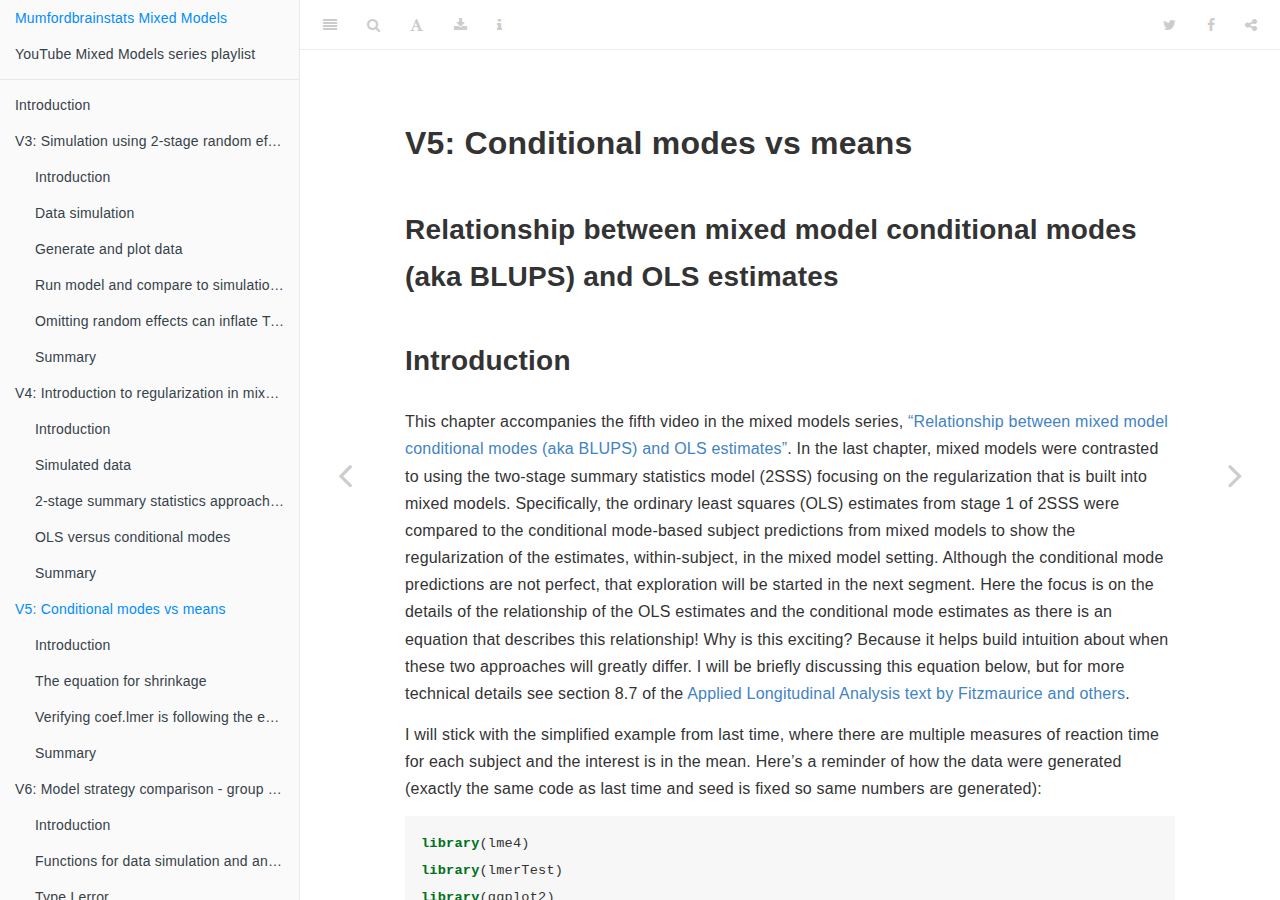
<file: docs/v5-conditional-modes-vs-means.html>
<!DOCTYPE html>
<html lang="" xml:lang="">
<head>

  <meta charset="utf-8" />
  <meta http-equiv="X-UA-Compatible" content="IE=edge" />
  <title>V5: Conditional modes vs means | The MumfordBrainStats Mixed Models Series: Companion for the YouTube series</title>
  <meta name="description" content="V5: Conditional modes vs means | The MumfordBrainStats Mixed Models Series: Companion for the YouTube series" />
  <meta name="generator" content="bookdown 0.17 and GitBook 2.6.7" />

  <meta property="og:title" content="V5: Conditional modes vs means | The MumfordBrainStats Mixed Models Series: Companion for the YouTube series" />
  <meta property="og:type" content="book" />
  
  <meta property="og:image" content="./images/mixed_model_book_cover.png" />
  
  

  <meta name="twitter:card" content="summary" />
  <meta name="twitter:title" content="V5: Conditional modes vs means | The MumfordBrainStats Mixed Models Series: Companion for the YouTube series" />
  
  
  <meta name="twitter:image" content="./images/mixed_model_book_cover.png" />

<meta name="author" content="Jeanette Mumford" />


<meta name="date" content="2020-01-31" />

  <meta name="viewport" content="width=device-width, initial-scale=1" />
  <meta name="apple-mobile-web-app-capable" content="yes" />
  <meta name="apple-mobile-web-app-status-bar-style" content="black" />
  
  
<link rel="prev" href="v4-introduction-to-regularization-in-mixed-models.html"/>
<link rel="next" href="v6-model-strategy-comparison-group-differences.html"/>
<script src="libs/header-attrs-2.1/header-attrs.js"></script>
<script src="libs/jquery-2.2.3/jquery.min.js"></script>
<link href="libs/gitbook-2.6.7/css/style.css" rel="stylesheet" />
<link href="libs/gitbook-2.6.7/css/plugin-table.css" rel="stylesheet" />
<link href="libs/gitbook-2.6.7/css/plugin-bookdown.css" rel="stylesheet" />
<link href="libs/gitbook-2.6.7/css/plugin-highlight.css" rel="stylesheet" />
<link href="libs/gitbook-2.6.7/css/plugin-search.css" rel="stylesheet" />
<link href="libs/gitbook-2.6.7/css/plugin-fontsettings.css" rel="stylesheet" />
<link href="libs/gitbook-2.6.7/css/plugin-clipboard.css" rel="stylesheet" />











<style type="text/css">
pre > code.sourceCode { white-space: pre; position: relative; }
pre > code.sourceCode > span { display: inline-block; line-height: 1.25; }
pre > code.sourceCode > span:empty { height: 1.2em; }
code.sourceCode > span { color: inherit; text-decoration: inherit; }
pre.sourceCode { margin: 0; }
@media screen {
div.sourceCode { overflow: auto; }
}
@media print {
pre > code.sourceCode { white-space: pre-wrap; }
pre > code.sourceCode > span { text-indent: -5em; padding-left: 5em; }
}
pre.numberSource code
  { counter-reset: source-line 0; }
pre.numberSource code > span
  { position: relative; left: -4em; counter-increment: source-line; }
pre.numberSource code > span > a:first-child::before
  { content: counter(source-line);
    position: relative; left: -1em; text-align: right; vertical-align: baseline;
    border: none; display: inline-block;
    -webkit-touch-callout: none; -webkit-user-select: none;
    -khtml-user-select: none; -moz-user-select: none;
    -ms-user-select: none; user-select: none;
    padding: 0 4px; width: 4em;
    color: #aaaaaa;
  }
pre.numberSource { margin-left: 3em; border-left: 1px solid #aaaaaa;  padding-left: 4px; }
div.sourceCode
  {   }
@media screen {
pre > code.sourceCode > span > a:first-child::before { text-decoration: underline; }
}
code span.al { color: #ff0000; font-weight: bold; } /* Alert */
code span.an { color: #60a0b0; font-weight: bold; font-style: italic; } /* Annotation */
code span.at { color: #7d9029; } /* Attribute */
code span.bn { color: #40a070; } /* BaseN */
code span.bu { } /* BuiltIn */
code span.cf { color: #007020; font-weight: bold; } /* ControlFlow */
code span.ch { color: #4070a0; } /* Char */
code span.cn { color: #880000; } /* Constant */
code span.co { color: #60a0b0; font-style: italic; } /* Comment */
code span.cv { color: #60a0b0; font-weight: bold; font-style: italic; } /* CommentVar */
code span.do { color: #ba2121; font-style: italic; } /* Documentation */
code span.dt { color: #902000; } /* DataType */
code span.dv { color: #40a070; } /* DecVal */
code span.er { color: #ff0000; font-weight: bold; } /* Error */
code span.ex { } /* Extension */
code span.fl { color: #40a070; } /* Float */
code span.fu { color: #06287e; } /* Function */
code span.im { } /* Import */
code span.in { color: #60a0b0; font-weight: bold; font-style: italic; } /* Information */
code span.kw { color: #007020; font-weight: bold; } /* Keyword */
code span.op { color: #666666; } /* Operator */
code span.ot { color: #007020; } /* Other */
code span.pp { color: #bc7a00; } /* Preprocessor */
code span.sc { color: #4070a0; } /* SpecialChar */
code span.ss { color: #bb6688; } /* SpecialString */
code span.st { color: #4070a0; } /* String */
code span.va { color: #19177c; } /* Variable */
code span.vs { color: #4070a0; } /* VerbatimString */
code span.wa { color: #60a0b0; font-weight: bold; font-style: italic; } /* Warning */
</style>

<link rel="stylesheet" href="style.css" type="text/css" />
</head>

<body>



  <div class="book without-animation with-summary font-size-2 font-family-1" data-basepath=".">

    <div class="book-summary">
      <nav role="navigation">

<ul class="summary">
<li><a href="./index.html">Mumfordbrainstats Mixed Models</a></li>
<li><a href="https://www.youtube.com/watch?v=IGHm1XHFWMc&list=PLB2iAtgpI4YEAUiEQ1ZnfMXY-yewNzn9z">YouTube Mixed Models series playlist</a></li>

<li class="divider"></li>
<li class="chapter" data-level="" data-path="index.html"><a href="index.html"><i class="fa fa-check"></i>Introduction</a></li>
<li class="chapter" data-level="" data-path="v3-simulation-using-2-stage-random-effects.html"><a href="v3-simulation-using-2-stage-random-effects.html"><i class="fa fa-check"></i>V3: Simulation using 2-stage random effects</a>
<ul>
<li class="chapter" data-level="" data-path="v3-simulation-using-2-stage-random-effects.html"><a href="v3-simulation-using-2-stage-random-effects.html#introduction-1"><i class="fa fa-check"></i>Introduction</a></li>
<li class="chapter" data-level="" data-path="v3-simulation-using-2-stage-random-effects.html"><a href="v3-simulation-using-2-stage-random-effects.html#data-simulation"><i class="fa fa-check"></i>Data simulation</a></li>
<li class="chapter" data-level="" data-path="v3-simulation-using-2-stage-random-effects.html"><a href="v3-simulation-using-2-stage-random-effects.html#generate-and-plot-data"><i class="fa fa-check"></i>Generate and plot data</a></li>
<li class="chapter" data-level="" data-path="v3-simulation-using-2-stage-random-effects.html"><a href="v3-simulation-using-2-stage-random-effects.html#run-model-and-compare-to-simulation-settings"><i class="fa fa-check"></i>Run model and compare to simulation settings</a></li>
<li class="chapter" data-level="" data-path="v3-simulation-using-2-stage-random-effects.html"><a href="v3-simulation-using-2-stage-random-effects.html#omitting-random-effects-can-inflate-type-i-error"><i class="fa fa-check"></i>Omitting random effects can inflate Type I error</a></li>
<li class="chapter" data-level="" data-path="v3-simulation-using-2-stage-random-effects.html"><a href="v3-simulation-using-2-stage-random-effects.html#summary"><i class="fa fa-check"></i>Summary</a></li>
</ul></li>
<li class="chapter" data-level="" data-path="v4-introduction-to-regularization-in-mixed-models.html"><a href="v4-introduction-to-regularization-in-mixed-models.html"><i class="fa fa-check"></i>V4: Introduction to regularization in mixed models</a>
<ul>
<li class="chapter" data-level="" data-path="v4-introduction-to-regularization-in-mixed-models.html"><a href="v4-introduction-to-regularization-in-mixed-models.html#introduction-2"><i class="fa fa-check"></i>Introduction</a></li>
<li class="chapter" data-level="" data-path="v4-introduction-to-regularization-in-mixed-models.html"><a href="v4-introduction-to-regularization-in-mixed-models.html#simulated-data"><i class="fa fa-check"></i>Simulated data</a></li>
<li class="chapter" data-level="" data-path="v4-introduction-to-regularization-in-mixed-models.html"><a href="v4-introduction-to-regularization-in-mixed-models.html#stage-summary-statistics-approach-compared-to-conditional-modes"><i class="fa fa-check"></i>2-stage summary statistics approach compared to conditional modes</a></li>
<li class="chapter" data-level="" data-path="v4-introduction-to-regularization-in-mixed-models.html"><a href="v4-introduction-to-regularization-in-mixed-models.html#ols-versus-conditional-modes"><i class="fa fa-check"></i>OLS versus conditional modes</a></li>
<li class="chapter" data-level="" data-path="v4-introduction-to-regularization-in-mixed-models.html"><a href="v4-introduction-to-regularization-in-mixed-models.html#summary-1"><i class="fa fa-check"></i>Summary</a></li>
</ul></li>
<li class="chapter" data-level="" data-path="v5-conditional-modes-vs-means.html"><a href="v5-conditional-modes-vs-means.html"><i class="fa fa-check"></i>V5: Conditional modes vs means</a>
<ul>
<li class="chapter" data-level="" data-path="v5-conditional-modes-vs-means.html"><a href="v5-conditional-modes-vs-means.html#introduction-3"><i class="fa fa-check"></i>Introduction</a></li>
<li class="chapter" data-level="" data-path="v5-conditional-modes-vs-means.html"><a href="v5-conditional-modes-vs-means.html#the-equation-for-shrinkage"><i class="fa fa-check"></i>The equation for shrinkage</a></li>
<li class="chapter" data-level="" data-path="v5-conditional-modes-vs-means.html"><a href="v5-conditional-modes-vs-means.html#verifying-coef.lmer-is-following-the-equation"><i class="fa fa-check"></i>Verifying coef.lmer is following the equation</a></li>
<li class="chapter" data-level="" data-path="v5-conditional-modes-vs-means.html"><a href="v5-conditional-modes-vs-means.html#summary-2"><i class="fa fa-check"></i>Summary</a></li>
</ul></li>
<li class="chapter" data-level="" data-path="v6-model-strategy-comparison-group-differences.html"><a href="v6-model-strategy-comparison-group-differences.html"><i class="fa fa-check"></i>V6: Model strategy comparison - group differences</a>
<ul>
<li class="chapter" data-level="" data-path="v6-model-strategy-comparison-group-differences.html"><a href="v6-model-strategy-comparison-group-differences.html#introduction-4"><i class="fa fa-check"></i>Introduction</a>
<ul>
<li class="chapter" data-level="" data-path="v6-model-strategy-comparison-group-differences.html"><a href="v6-model-strategy-comparison-group-differences.html#modeling-strategies-considered"><i class="fa fa-check"></i>Modeling strategies considered</a></li>
</ul></li>
<li class="chapter" data-level="" data-path="v6-model-strategy-comparison-group-differences.html"><a href="v6-model-strategy-comparison-group-differences.html#functions-for-data-simulation-and-analyses"><i class="fa fa-check"></i>Functions for data simulation and analyses</a></li>
<li class="chapter" data-level="" data-path="v6-model-strategy-comparison-group-differences.html"><a href="v6-model-strategy-comparison-group-differences.html#type-i-error"><i class="fa fa-check"></i>Type I error</a></li>
<li class="chapter" data-level="" data-path="v6-model-strategy-comparison-group-differences.html"><a href="v6-model-strategy-comparison-group-differences.html#power"><i class="fa fa-check"></i>Power</a></li>
<li class="chapter" data-level="" data-path="v6-model-strategy-comparison-group-differences.html"><a href="v6-model-strategy-comparison-group-differences.html#summary-3"><i class="fa fa-check"></i>Summary</a></li>
</ul></li>
</ul>

      </nav>
    </div>

    <div class="book-body">
      <div class="body-inner">
        <div class="book-header" role="navigation">
          <h1>
            <i class="fa fa-circle-o-notch fa-spin"></i><a href="./">The MumfordBrainStats Mixed Models Series: Companion for the YouTube series</a>
          </h1>
        </div>

        <div class="page-wrapper" tabindex="-1" role="main">
          <div class="page-inner">

            <section class="normal" id="section-">
<div id="v5-conditional-modes-vs-means" class="section level1">
<h1>V5: Conditional modes vs means</h1>
<div id="relationship-between-mixed-model-conditional-modes-aka-blups-and-ols-estimates" class="section level2 unlisted">
<h2>Relationship between mixed model conditional modes (aka BLUPS) and OLS estimates</h2>
</div>
<div id="introduction-3" class="section level2">
<h2>Introduction</h2>
<p>This chapter accompanies the fifth video in the mixed models series, <a href="https://youtu.be/QqEUKlKPos4">“Relationship between mixed model conditional modes (aka BLUPS) and OLS estimates”</a>.
In the last chapter, mixed models were contrasted to using the two-stage summary statistics model (2SSS) focusing on the regularization that is built into mixed models. Specifically, the ordinary least squares (OLS) estimates from stage 1 of 2SSS were compared to the conditional mode-based subject predictions from mixed models to show the regularization of the estimates, within-subject, in the mixed model setting. Although the conditional mode predictions are not perfect, that exploration will be started in the next segment. Here the focus is on the details of the relationship of the OLS estimates and the conditional mode estimates as there is an equation that describes this relationship! Why is this exciting? Because it helps build intuition about when these two approaches will greatly differ. I will be briefly discussing this equation below, but for more technical details see section 8.7 of the <a href="https://www.amazon.com/Applied-Longitudinal-Analysis-Garrett-Fitzmaurice/dp/0470380276">Applied Longitudinal Analysis text by Fitzmaurice and others</a>.</p>
<p>I will stick with the simplified example from last time, where there are multiple measures of reaction time for each subject and the interest is in the mean. Here’s a reminder of how the data were generated (exactly the same code as last time and seed is fixed so same numbers are generated):</p>
<div class="sourceCode" id="cb15"><pre class="sourceCode r"><code class="sourceCode r"><span id="cb15-1"><a href="v5-conditional-modes-vs-means.html#cb15-1"></a><span class="kw">library</span>(lme4)</span>
<span id="cb15-2"><a href="v5-conditional-modes-vs-means.html#cb15-2"></a><span class="kw">library</span>(lmerTest)</span>
<span id="cb15-3"><a href="v5-conditional-modes-vs-means.html#cb15-3"></a><span class="kw">library</span>(ggplot2)</span>
<span id="cb15-4"><a href="v5-conditional-modes-vs-means.html#cb15-4"></a><span class="kw">set.seed</span>(<span class="dv">1850</span>)  <span class="co"># This is simply fixing the seed so the code always gives the same result.  </span></span>
<span id="cb15-5"><a href="v5-conditional-modes-vs-means.html#cb15-5"></a><span class="co">#Obviously omit this if you are running new simulations</span></span>
<span id="cb15-6"><a href="v5-conditional-modes-vs-means.html#cb15-6"></a></span>
<span id="cb15-7"><a href="v5-conditional-modes-vs-means.html#cb15-7"></a><span class="co"># Simulate true subject-specific means:</span></span>
<span id="cb15-8"><a href="v5-conditional-modes-vs-means.html#cb15-8"></a>nsub =<span class="st"> </span><span class="dv">10</span></span>
<span id="cb15-9"><a href="v5-conditional-modes-vs-means.html#cb15-9"></a>btwn.sub.sd =<span class="st"> </span><span class="dv">10</span></span>
<span id="cb15-10"><a href="v5-conditional-modes-vs-means.html#cb15-10"></a><span class="co">#within-subject means</span></span>
<span id="cb15-11"><a href="v5-conditional-modes-vs-means.html#cb15-11"></a>win.means =<span class="st"> </span><span class="kw">rnorm</span>(nsub, <span class="dt">mean =</span> <span class="dv">250</span>, <span class="dt">sd =</span> btwn.sub.sd)</span>
<span id="cb15-12"><a href="v5-conditional-modes-vs-means.html#cb15-12"></a></span>
<span id="cb15-13"><a href="v5-conditional-modes-vs-means.html#cb15-13"></a><span class="co"># Simualte data for each subject by wiggling around their means</span></span>
<span id="cb15-14"><a href="v5-conditional-modes-vs-means.html#cb15-14"></a>win.sub.sd =<span class="st"> </span><span class="dv">20</span></span>
<span id="cb15-15"><a href="v5-conditional-modes-vs-means.html#cb15-15"></a><span class="co"># The following indicates how many data per subject, the first 5 only have 5 observations.</span></span>
<span id="cb15-16"><a href="v5-conditional-modes-vs-means.html#cb15-16"></a>n.per.sub =<span class="st"> </span><span class="kw">rep</span>(<span class="dv">50</span>, nsub)</span>
<span id="cb15-17"><a href="v5-conditional-modes-vs-means.html#cb15-17"></a>n.per.sub[<span class="dv">1</span><span class="op">:</span><span class="dv">5</span>] =<span class="st"> </span><span class="dv">5</span></span>
<span id="cb15-18"><a href="v5-conditional-modes-vs-means.html#cb15-18"></a>rt =<span class="st"> </span><span class="kw">c</span>()</span>
<span id="cb15-19"><a href="v5-conditional-modes-vs-means.html#cb15-19"></a>subid =<span class="st"> </span><span class="kw">c</span>()</span>
<span id="cb15-20"><a href="v5-conditional-modes-vs-means.html#cb15-20"></a><span class="cf">for</span> (i <span class="cf">in</span> <span class="dv">1</span><span class="op">:</span>nsub){</span>
<span id="cb15-21"><a href="v5-conditional-modes-vs-means.html#cb15-21"></a>  rt.loop =<span class="st"> </span><span class="kw">rnorm</span>(n.per.sub[i], win.means[i], <span class="dt">sd =</span> win.sub.sd)</span>
<span id="cb15-22"><a href="v5-conditional-modes-vs-means.html#cb15-22"></a>  rt =<span class="st"> </span><span class="kw">c</span>(rt, rt.loop)</span>
<span id="cb15-23"><a href="v5-conditional-modes-vs-means.html#cb15-23"></a>  subid =<span class="st"> </span><span class="kw">c</span>(subid, <span class="kw">rep</span>(i, n.per.sub[i]))</span>
<span id="cb15-24"><a href="v5-conditional-modes-vs-means.html#cb15-24"></a>}</span>
<span id="cb15-25"><a href="v5-conditional-modes-vs-means.html#cb15-25"></a>dat =<span class="st"> </span><span class="kw">data.frame</span>(subid, rt)</span></code></pre></div>
</div>
<div id="the-equation-for-shrinkage" class="section level2">
<h2>The equation for shrinkage</h2>
<p>As a reminder, the formula for the mixed model is: <span class="math display">\[Y_i = X_i\beta + A_ib_i + \epsilon_i. \]</span> With the data setup for this chapter, <span class="math inline">\(Y_i\)</span> is a vector of reaction times for subject <span class="math inline">\(i\)</span>, <span class="math inline">\(X_i = Z_iA_i\)</span> simplifies to <span class="math inline">\(Z_i\)</span>, since we are only estimating an average over subjects. Since we are also only estimating a within-subject average, <span class="math inline">\(Z_i\)</span> is simply a column of 1s with length <span class="math inline">\(N_i\)</span>, the number of observations for subject <span class="math inline">\(i\)</span>. The random effect, <span class="math inline">\(b_i\)</span>, is of length 1 since only a random intercept in necessary. Specifically, <span class="math inline">\(b_i\sim N(0, G)\)</span>, where <span class="math inline">\(G\)</span> is a scalar, and <span class="math inline">\(\epsilon_i\)</span> describes the within-subject variability, <span class="math inline">\(\epsilon_i \sim N(0, \sigma^2I_{N_i})\)</span>. If needed, review the more detailed explanation of these matrices and vectors from previous lessons.</p>
<p>The following are what we need to focus on and I quickly relate the parameters to the output of the code below, which is repeated code from the last lesson.</p>
<ul>
<li><span class="math inline">\(\hat\beta\)</span>: The fixed effects (group) estimate of the mean from the mixed model. This is the estimated group intercept, 253.88 below.</li>
<li><span class="math inline">\(\hat\beta_i\)</span>: The conditional mode, predicted value for subject <span class="math inline">\(i\)</span> from the mixed model. These values are stored in the mmcm vector created with the coef function below.</li>
<li><span class="math inline">\(\hat\beta_i^{OLS}\)</span>: The OLS-based estimate from stage 1 of 2SSS, <span class="math inline">\(Y_i = Z_i\beta_i^{OLS} + \gamma_i.\)</span> These are stored in the stage1.est vector below.</li>
<li><span class="math inline">\(N_i\)</span>: the number of data points for subject <span class="math inline">\(i\)</span>. For now this is 5 for the first 5 subjects and 50 for the second 5 subjects.</li>
<li><span class="math inline">\(G\)</span> and <span class="math inline">\(\sigma^2\)</span>: Between-subject variance/covariance matrix and within-subject variance. In this case we’ll work with the estimates which are <span class="math inline">\(G=6.309^2\)</span> and <span class="math inline">\(\sigma^2 = 20.577^2\)</span> and stored in vcov.vals. Find them in the mixed model output below.</li>
</ul>
<div class="sourceCode" id="cb16"><pre class="sourceCode r"><code class="sourceCode r"><span id="cb16-1"><a href="v5-conditional-modes-vs-means.html#cb16-1"></a><span class="co"># Stage 1</span></span>
<span id="cb16-2"><a href="v5-conditional-modes-vs-means.html#cb16-2"></a>stage1.est =<span class="st"> </span><span class="kw">rep</span>(<span class="ot">NA</span>, nsub)</span>
<span id="cb16-3"><a href="v5-conditional-modes-vs-means.html#cb16-3"></a><span class="cf">for</span> (i <span class="cf">in</span> <span class="dv">1</span><span class="op">:</span>nsub){</span>
<span id="cb16-4"><a href="v5-conditional-modes-vs-means.html#cb16-4"></a>  <span class="co"># Estimating the mean RT via linear regression</span></span>
<span id="cb16-5"><a href="v5-conditional-modes-vs-means.html#cb16-5"></a>  mod.loop =<span class="st"> </span><span class="kw">lm</span>(rt <span class="op">~</span><span class="st"> </span><span class="dv">1</span>, dat[dat<span class="op">$</span>subid<span class="op">==</span>i,])</span>
<span id="cb16-6"><a href="v5-conditional-modes-vs-means.html#cb16-6"></a>  stage1.est[i] =<span class="st"> </span>mod.loop<span class="op">$</span>coef[<span class="dv">1</span>]</span>
<span id="cb16-7"><a href="v5-conditional-modes-vs-means.html#cb16-7"></a>}</span>
<span id="cb16-8"><a href="v5-conditional-modes-vs-means.html#cb16-8"></a>mod.lmer =<span class="st"> </span><span class="kw">lmer</span>(rt <span class="op">~</span><span class="st"> </span><span class="dv">1</span> <span class="op">+</span><span class="st"> </span>(<span class="dv">1</span><span class="op">|</span>subid), dat)</span>
<span id="cb16-9"><a href="v5-conditional-modes-vs-means.html#cb16-9"></a><span class="kw">summary</span>(mod.lmer)</span></code></pre></div>
<pre><code>## Linear mixed model fit by REML. t-tests use Satterthwaite&#39;s method [
## lmerModLmerTest]
## Formula: rt ~ 1 + (1 | subid)
##    Data: dat
## 
## REML criterion at convergence: 2449.6
## 
## Scaled residuals: 
##      Min       1Q   Median       3Q      Max 
## -2.54753 -0.69671  0.02651  0.72996  2.80661 
## 
## Random effects:
##  Groups   Name        Variance Std.Dev.
##  subid    (Intercept)  39.81    6.309  
##  Residual             423.42   20.577  
## Number of obs: 275, groups:  subid, 10
## 
## Fixed effects:
##             Estimate Std. Error      df t value Pr(&gt;|t|)    
## (Intercept)  253.885      2.638   6.206   96.25 4.35e-11 ***
## ---
## Signif. codes:  0 &#39;***&#39; 0.001 &#39;**&#39; 0.01 &#39;*&#39; 0.05 &#39;.&#39; 0.1 &#39; &#39; 1</code></pre>
<div class="sourceCode" id="cb18"><pre class="sourceCode r"><code class="sourceCode r"><span id="cb18-1"><a href="v5-conditional-modes-vs-means.html#cb18-1"></a>mmcm =<span class="st"> </span><span class="kw">coef</span>(mod.lmer)<span class="op">$</span>subid[, <span class="dv">1</span>]</span>
<span id="cb18-2"><a href="v5-conditional-modes-vs-means.html#cb18-2"></a>vcov.vals =<span class="st"> </span><span class="kw">as.data.frame</span>(<span class="kw">VarCorr</span>(mod.lmer)) <span class="co">#random effects values</span></span>
<span id="cb18-3"><a href="v5-conditional-modes-vs-means.html#cb18-3"></a>beta.hat =<span class="st"> </span><span class="kw">summary</span>(mod.lmer)<span class="op">$</span>coefficients[<span class="dv">1</span>]</span></code></pre></div>
<p>If one is interested in the derivation of the relationship between <span class="math inline">\(\hat\beta_i\)</span> and <span class="math inline">\(\hat\beta_i^{OLS}\)</span>, see section 8.7 of the <a href="https://www.amazon.com/Applied-Longitudinal-Analysis-Garrett-Fitzmaurice/dp/0470380276">Applied Longitudinal Analysis text by Fitzmaurice and others</a>. The end result is: <span class="math display">\[\hat\beta_i = W_i\hat\beta_i^{OLS}+(I_q-W_i)A_i\hat\beta,\]</span>
where <span class="math inline">\(q\)</span> is the dimension of G and <span class="math display">\[W_i= G\{G+\sigma^2(Z_i&#39;Z_i)^{-1}\}^{-1}.\]</span>
Before tackling what <span class="math inline">\(W_i\)</span> is, exactly, focus on the general structure of the relationship assuming <span class="math inline">\(A_i\)</span> is the identity matrix (more on this in a future lesson). If the weight, <span class="math inline">\(W_i\)</span>, is very small, then what counts the most toward the estimate of <span class="math inline">\(\hat\beta_i\)</span> is the fixed effects estimate of <span class="math inline">\(\beta\)</span>. From the last lesson you might suspect that <span class="math inline">\(W_i\)</span> will be small when a subject has less data, since that’s when more regularization was present. On the other hand, if <span class="math inline">\(W_i\)</span> is very large, the conditional mode-based estimate from the mixed model will look very similar to the within-subject estimate from the first stage of 2SSS, which is what we saw for the subjects who had more data in the last lesson.</p>
<p>Let’s test that theory by deriving <span class="math inline">\(W_i\)</span> for our specific model. Recall <span class="math inline">\(Z_i\)</span> is just a column of 1s of length <span class="math inline">\(N_i\)</span>, so <span class="math inline">\((Z_i&#39;Z_i)^{-1} = 1/N_i\)</span> and <span class="math inline">\(G\)</span> is just a scalar (between-subject variance of the mean), so we have: <span class="math display">\[W_i  = \frac{G}{G+\sigma^2/N_i}=\frac{6.31^2}{6.31^2+20.58^2/N_i}.\]</span></p>
<p>Now it is crystal clear that our suspicions from the last lesson are true: for small <span class="math inline">\(N_i\)</span> the overall weight will be small, favoring <span class="math inline">\(\hat\beta\)</span> and if <span class="math inline">\(N_i\)</span> is large, the overall weight will be large, favoring <span class="math inline">\(\hat\beta^{OLS}_i\)</span>. Here’s a plot of the weight as a function of <span class="math inline">\(N_i\)</span></p>
<div class="sourceCode" id="cb19"><pre class="sourceCode r"><code class="sourceCode r"><span id="cb19-1"><a href="v5-conditional-modes-vs-means.html#cb19-1"></a>Ni.plot =<span class="st"> </span><span class="dv">1</span><span class="op">:</span><span class="dv">50</span></span>
<span id="cb19-2"><a href="v5-conditional-modes-vs-means.html#cb19-2"></a>Wi.plot =<span class="st"> </span>vcov.vals[<span class="dv">1</span>,<span class="dv">4</span>]<span class="op">/</span>(vcov.vals[<span class="dv">1</span>,<span class="dv">4</span>] <span class="op">+</span><span class="st"> </span>vcov.vals[<span class="dv">2</span>,<span class="dv">4</span>]<span class="op">/</span>Ni.plot)</span>
<span id="cb19-3"><a href="v5-conditional-modes-vs-means.html#cb19-3"></a>datplot =<span class="st"> </span><span class="kw">data.frame</span>(Ni.plot, Wi.plot)</span>
<span id="cb19-4"><a href="v5-conditional-modes-vs-means.html#cb19-4"></a><span class="kw">ggplot</span>(datplot, <span class="kw">aes</span>(<span class="dt">x=</span>Ni.plot, <span class="dt">y =</span>Wi.plot)) <span class="op">+</span><span class="st"> </span><span class="kw">geom_point</span>() <span class="op">+</span><span class="kw">labs</span>(<span class="dt">y=</span><span class="kw">expression</span>(W[i]), <span class="dt">x =</span> <span class="kw">expression</span>(N[i]))</span></code></pre></div>
<p><img src="3_video5_win_sub_mns_vs_cond_modes_files/figure-html/unnamed-chunk-4-1.png" width="480" style="display: block; margin: auto;" /></p>
<p>Granted things will be more difficult if the model has a slope and an intercept (when G is a matrix) and when between-subject variables are included (<span class="math inline">\(A_i\)</span> will not be the identity), but we will deal with that later.</p>
</div>
<div id="verifying-coef.lmer-is-following-the-equation" class="section level2">
<h2>Verifying coef.lmer is following the equation</h2>
<p>Although it is satisfying to find this equation it is only fully satisfying if that is what lmer is doing when we ask for the conditional modes. The following verifies this for each subject.</p>
<div class="sourceCode" id="cb20"><pre class="sourceCode r"><code class="sourceCode r"><span id="cb20-1"><a href="v5-conditional-modes-vs-means.html#cb20-1"></a>Wi =<span class="st"> </span>vcov.vals[<span class="dv">1</span>,<span class="dv">4</span>]<span class="op">/</span>(vcov.vals[<span class="dv">1</span>,<span class="dv">4</span>] <span class="op">+</span><span class="st"> </span>vcov.vals[<span class="dv">2</span>,<span class="dv">4</span>]<span class="op">/</span>n.per.sub) </span>
<span id="cb20-2"><a href="v5-conditional-modes-vs-means.html#cb20-2"></a><span class="co"># See first code chunk for n.per.sub</span></span>
<span id="cb20-3"><a href="v5-conditional-modes-vs-means.html#cb20-3"></a>cond.mode.est =<span class="st"> </span>Wi<span class="op">*</span>stage1.est <span class="op">+</span><span class="st"> </span>(<span class="dv">1</span><span class="op">-</span>Wi)<span class="op">*</span>beta.hat</span>
<span id="cb20-4"><a href="v5-conditional-modes-vs-means.html#cb20-4"></a></span>
<span id="cb20-5"><a href="v5-conditional-modes-vs-means.html#cb20-5"></a><span class="co"># Stack my estimates on top of lmer&#39;s conditional model estimates</span></span>
<span id="cb20-6"><a href="v5-conditional-modes-vs-means.html#cb20-6"></a><span class="kw">rbind</span>(cond.mode.est, mmcm)                     </span></code></pre></div>
<pre><code>##                   [,1]     [,2]     [,3]    [,4]     [,5]     [,6]     [,7]
## cond.mode.est 256.9017 251.9737 247.7054 251.652 250.0628 260.2288 248.4464
## mmcm          256.9017 251.9737 247.7054 251.652 250.0628 260.2288 248.4464
##                   [,8]     [,9]    [,10]
## cond.mode.est 256.1146 261.2941 254.4678
## mmcm          256.1146 261.2941 254.4678</code></pre>
<p>Satisfying, isn’t it?</p>
<p>What do you think will happen if the within-subject variance is smaller, which is more typical? Will the weights vary as much? No need to re-simulate data, just plug in values for <span class="math inline">\(G\)</span> and <span class="math inline">\(\sigma^2\)</span> and plot the weights as shown below.</p>
<div class="sourceCode" id="cb22"><pre class="sourceCode r"><code class="sourceCode r"><span id="cb22-1"><a href="v5-conditional-modes-vs-means.html#cb22-1"></a><span class="co"># Large within-subject variance with respect to between-subject variance (go bold or go home)</span></span>
<span id="cb22-2"><a href="v5-conditional-modes-vs-means.html#cb22-2"></a>Ni.plot =<span class="st"> </span><span class="kw">seq</span>(<span class="dv">1</span>, <span class="dv">50</span>, <span class="dv">5</span>)</span>
<span id="cb22-3"><a href="v5-conditional-modes-vs-means.html#cb22-3"></a></span>
<span id="cb22-4"><a href="v5-conditional-modes-vs-means.html#cb22-4"></a>Wi.plot.large.within =<span class="st"> </span><span class="dv">1</span><span class="op">/</span>(<span class="dv">1</span> <span class="op">+</span><span class="st"> </span><span class="dv">100</span><span class="op">/</span>Ni.plot)</span>
<span id="cb22-5"><a href="v5-conditional-modes-vs-means.html#cb22-5"></a></span>
<span id="cb22-6"><a href="v5-conditional-modes-vs-means.html#cb22-6"></a><span class="co"># Large between-subject variance with respect to within-subject variance</span></span>
<span id="cb22-7"><a href="v5-conditional-modes-vs-means.html#cb22-7"></a>Wi.plot.large.between =<span class="st"> </span><span class="dv">100</span><span class="op">/</span>(<span class="dv">100</span> <span class="op">+</span><span class="st"> </span><span class="dv">1</span><span class="op">/</span>Ni.plot)</span>
<span id="cb22-8"><a href="v5-conditional-modes-vs-means.html#cb22-8"></a></span>
<span id="cb22-9"><a href="v5-conditional-modes-vs-means.html#cb22-9"></a>Wi.all =<span class="st"> </span><span class="kw">c</span>(Wi.plot.large.within, Wi.plot.large.between)</span>
<span id="cb22-10"><a href="v5-conditional-modes-vs-means.html#cb22-10"></a>Setting =<span class="st"> </span><span class="kw">rep</span>(<span class="kw">c</span>(<span class="st">&quot;Large within-subject&quot;</span>, <span class="st">&quot;Large between-subject&quot;</span>), <span class="dt">each =</span> <span class="kw">length</span>(Ni.plot))</span>
<span id="cb22-11"><a href="v5-conditional-modes-vs-means.html#cb22-11"></a>Ni.all =<span class="st"> </span><span class="kw">c</span>(Ni.plot, Ni.plot)</span>
<span id="cb22-12"><a href="v5-conditional-modes-vs-means.html#cb22-12"></a>datplot2 =<span class="st"> </span><span class="kw">data.frame</span> (Wi.all, Ni.all, Setting)</span>
<span id="cb22-13"><a href="v5-conditional-modes-vs-means.html#cb22-13"></a>cbPalette &lt;-<span class="st"> </span><span class="kw">c</span>(<span class="st">&quot;#E69F00&quot;</span>, <span class="st">&quot;#56B4E9&quot;</span>, <span class="st">&quot;#009E73&quot;</span>, <span class="st">&quot;#F0E442&quot;</span>, <span class="st">&quot;#0072B2&quot;</span>, <span class="st">&quot;#D55E00&quot;</span>, <span class="st">&quot;#CC79A7&quot;</span>,<span class="st">&quot;#999999&quot;</span>)</span>
<span id="cb22-14"><a href="v5-conditional-modes-vs-means.html#cb22-14"></a></span>
<span id="cb22-15"><a href="v5-conditional-modes-vs-means.html#cb22-15"></a><span class="kw">ggplot</span>(datplot2, <span class="kw">aes</span>(<span class="dt">x=</span>Ni.all, <span class="dt">y =</span>Wi.all, <span class="dt">color =</span> Setting)) <span class="op">+</span><span class="st"> </span><span class="kw">geom_point</span>() <span class="op">+</span><span class="kw">labs</span>(<span class="dt">y=</span><span class="kw">expression</span>(W[i]), <span class="dt">x =</span> <span class="kw">expression</span>(N[i]))<span class="op">+</span><span class="st"> </span><span class="kw">scale_colour_manual</span>(<span class="dt">values=</span>cbPalette)</span></code></pre></div>
<p><img src="3_video5_win_sub_mns_vs_cond_modes_files/figure-html/unnamed-chunk-6-1.png" width="480" style="display: block; margin: auto;" /></p>
</div>
<div id="summary-2" class="section level2">
<h2>Summary</h2>
<p>The settings in the above were pretty dramatic, but do show the 2SSS approach will likely be very similar to the mixed model result if the between-subject variance is large with respect to the size of the within-subject variance. Further, the weights will vary most across subjects if the sample sizes vary wildly. I would like to highly encourage the reader to run the above code with more settings to see how the weights change.</p>
<p>In the next chapter we will study the group results in more detail, but where the goal isn’t a single group mean, but the difference in means between two groups. Does the 2SSS still work okay is most situations? What if one group has generally less data per subject than the other group? Can that cause false positives or reduced power in the mixed model result? What if we use the conditional modes in an analysis? Does that work okay? All of these questions will be addressed in the next chapter.</p>

</div>
</div>
            </section>

          </div>
        </div>
      </div>
<a href="v4-introduction-to-regularization-in-mixed-models.html" class="navigation navigation-prev " aria-label="Previous page"><i class="fa fa-angle-left"></i></a>
<a href="v6-model-strategy-comparison-group-differences.html" class="navigation navigation-next " aria-label="Next page"><i class="fa fa-angle-right"></i></a>
    </div>
  </div>
<script src="libs/gitbook-2.6.7/js/app.min.js"></script>
<script src="libs/gitbook-2.6.7/js/lunr.js"></script>
<script src="libs/gitbook-2.6.7/js/clipboard.min.js"></script>
<script src="libs/gitbook-2.6.7/js/plugin-search.js"></script>
<script src="libs/gitbook-2.6.7/js/plugin-sharing.js"></script>
<script src="libs/gitbook-2.6.7/js/plugin-fontsettings.js"></script>
<script src="libs/gitbook-2.6.7/js/plugin-bookdown.js"></script>
<script src="libs/gitbook-2.6.7/js/jquery.highlight.js"></script>
<script src="libs/gitbook-2.6.7/js/plugin-clipboard.js"></script>
<script>
gitbook.require(["gitbook"], function(gitbook) {
gitbook.start({
"sharing": {
"github": false,
"facebook": true,
"twitter": true,
"linkedin": false,
"weibo": false,
"instapaper": false,
"vk": false,
"all": ["facebook", "twitter", "linkedin", "weibo", "instapaper"]
},
"fontsettings": {
"theme": "white",
"family": "sans",
"size": 2
},
"edit": {
"link": null,
"text": null
},
"history": {
"link": null,
"text": null
},
"view": {
"link": null,
"text": null
},
"download": ["MixedModelsTutorials.pdf", "MixedModelsTutorials.epub"],
"toc": {
"collapse": "subsection"
},
"search": true
});
});
</script>

<!-- dynamically load mathjax for compatibility with self-contained -->
<script>
  (function () {
    var script = document.createElement("script");
    script.type = "text/javascript";
    var src = "true";
    if (src === "" || src === "true") src = "https://mathjax.rstudio.com/latest/MathJax.js?config=TeX-MML-AM_CHTML";
    if (location.protocol !== "file:")
      if (/^https?:/.test(src))
        src = src.replace(/^https?:/, '');
    script.src = src;
    document.getElementsByTagName("head")[0].appendChild(script);
  })();
</script>
</body>

</html>
</file>
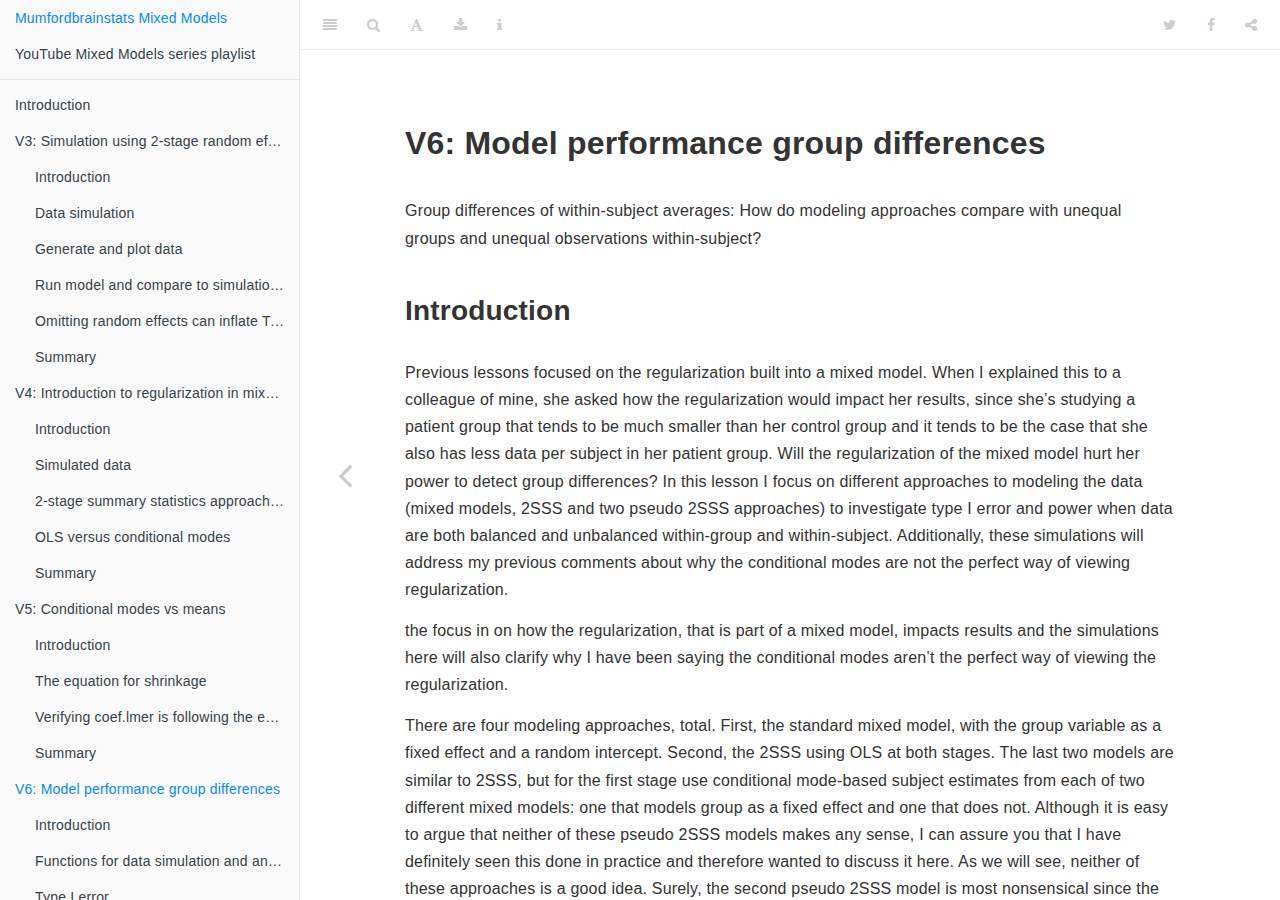
<file: docs/v6-model-performance-group-differences.html>
<!DOCTYPE html>
<html lang="" xml:lang="">
<head>

  <meta charset="utf-8" />
  <meta http-equiv="X-UA-Compatible" content="IE=edge" />
  <title>V6: Model performance group differences | Mixed Models tutorials from MumfordBrainStats</title>
  <meta name="description" content="V6: Model performance group differences | Mixed Models tutorials from MumfordBrainStats" />
  <meta name="generator" content="bookdown 0.17 and GitBook 2.6.7" />

  <meta property="og:title" content="V6: Model performance group differences | Mixed Models tutorials from MumfordBrainStats" />
  <meta property="og:type" content="book" />
  
  
  
  

  <meta name="twitter:card" content="summary" />
  <meta name="twitter:title" content="V6: Model performance group differences | Mixed Models tutorials from MumfordBrainStats" />
  
  
  

<meta name="author" content="Jeanette Mumford" />


<meta name="date" content="2020-01-31" />

  <meta name="viewport" content="width=device-width, initial-scale=1" />
  <meta name="apple-mobile-web-app-capable" content="yes" />
  <meta name="apple-mobile-web-app-status-bar-style" content="black" />
  
  
<link rel="prev" href="v5-conditional-modes-vs-means.html"/>

<script src="libs/header-attrs-2.1/header-attrs.js"></script>
<script src="libs/jquery-2.2.3/jquery.min.js"></script>
<link href="libs/gitbook-2.6.7/css/style.css" rel="stylesheet" />
<link href="libs/gitbook-2.6.7/css/plugin-table.css" rel="stylesheet" />
<link href="libs/gitbook-2.6.7/css/plugin-bookdown.css" rel="stylesheet" />
<link href="libs/gitbook-2.6.7/css/plugin-highlight.css" rel="stylesheet" />
<link href="libs/gitbook-2.6.7/css/plugin-search.css" rel="stylesheet" />
<link href="libs/gitbook-2.6.7/css/plugin-fontsettings.css" rel="stylesheet" />
<link href="libs/gitbook-2.6.7/css/plugin-clipboard.css" rel="stylesheet" />











<style type="text/css">
pre > code.sourceCode { white-space: pre; position: relative; }
pre > code.sourceCode > span { display: inline-block; line-height: 1.25; }
pre > code.sourceCode > span:empty { height: 1.2em; }
code.sourceCode > span { color: inherit; text-decoration: inherit; }
pre.sourceCode { margin: 0; }
@media screen {
div.sourceCode { overflow: auto; }
}
@media print {
pre > code.sourceCode { white-space: pre-wrap; }
pre > code.sourceCode > span { text-indent: -5em; padding-left: 5em; }
}
pre.numberSource code
  { counter-reset: source-line 0; }
pre.numberSource code > span
  { position: relative; left: -4em; counter-increment: source-line; }
pre.numberSource code > span > a:first-child::before
  { content: counter(source-line);
    position: relative; left: -1em; text-align: right; vertical-align: baseline;
    border: none; display: inline-block;
    -webkit-touch-callout: none; -webkit-user-select: none;
    -khtml-user-select: none; -moz-user-select: none;
    -ms-user-select: none; user-select: none;
    padding: 0 4px; width: 4em;
    color: #aaaaaa;
  }
pre.numberSource { margin-left: 3em; border-left: 1px solid #aaaaaa;  padding-left: 4px; }
div.sourceCode
  {   }
@media screen {
pre > code.sourceCode > span > a:first-child::before { text-decoration: underline; }
}
code span.al { color: #ff0000; font-weight: bold; } /* Alert */
code span.an { color: #60a0b0; font-weight: bold; font-style: italic; } /* Annotation */
code span.at { color: #7d9029; } /* Attribute */
code span.bn { color: #40a070; } /* BaseN */
code span.bu { } /* BuiltIn */
code span.cf { color: #007020; font-weight: bold; } /* ControlFlow */
code span.ch { color: #4070a0; } /* Char */
code span.cn { color: #880000; } /* Constant */
code span.co { color: #60a0b0; font-style: italic; } /* Comment */
code span.cv { color: #60a0b0; font-weight: bold; font-style: italic; } /* CommentVar */
code span.do { color: #ba2121; font-style: italic; } /* Documentation */
code span.dt { color: #902000; } /* DataType */
code span.dv { color: #40a070; } /* DecVal */
code span.er { color: #ff0000; font-weight: bold; } /* Error */
code span.ex { } /* Extension */
code span.fl { color: #40a070; } /* Float */
code span.fu { color: #06287e; } /* Function */
code span.im { } /* Import */
code span.in { color: #60a0b0; font-weight: bold; font-style: italic; } /* Information */
code span.kw { color: #007020; font-weight: bold; } /* Keyword */
code span.op { color: #666666; } /* Operator */
code span.ot { color: #007020; } /* Other */
code span.pp { color: #bc7a00; } /* Preprocessor */
code span.sc { color: #4070a0; } /* SpecialChar */
code span.ss { color: #bb6688; } /* SpecialString */
code span.st { color: #4070a0; } /* String */
code span.va { color: #19177c; } /* Variable */
code span.vs { color: #4070a0; } /* VerbatimString */
code span.wa { color: #60a0b0; font-weight: bold; font-style: italic; } /* Warning */
</style>

<link rel="stylesheet" href="style.css" type="text/css" />
</head>

<body>



  <div class="book without-animation with-summary font-size-2 font-family-1" data-basepath=".">

    <div class="book-summary">
      <nav role="navigation">

<ul class="summary">
<li><a href="./index.html">Mumfordbrainstats Mixed Models</a></li>
<li><a href="https://www.youtube.com/watch?v=IGHm1XHFWMc&list=PLB2iAtgpI4YEAUiEQ1ZnfMXY-yewNzn9z">YouTube Mixed Models series playlist</a></li>

<li class="divider"></li>
<li class="chapter" data-level="" data-path="index.html"><a href="index.html"><i class="fa fa-check"></i>Introduction</a></li>
<li class="chapter" data-level="" data-path="v3-simulation-using-2-stage-random-effects.html"><a href="v3-simulation-using-2-stage-random-effects.html"><i class="fa fa-check"></i>V3: Simulation using 2-stage random effects</a>
<ul>
<li class="chapter" data-level="" data-path="v3-simulation-using-2-stage-random-effects.html"><a href="v3-simulation-using-2-stage-random-effects.html#introduction-1"><i class="fa fa-check"></i>Introduction</a></li>
<li class="chapter" data-level="" data-path="v3-simulation-using-2-stage-random-effects.html"><a href="v3-simulation-using-2-stage-random-effects.html#data-simulation"><i class="fa fa-check"></i>Data simulation</a></li>
<li class="chapter" data-level="" data-path="v3-simulation-using-2-stage-random-effects.html"><a href="v3-simulation-using-2-stage-random-effects.html#generate-and-plot-data"><i class="fa fa-check"></i>Generate and plot data</a></li>
<li class="chapter" data-level="" data-path="v3-simulation-using-2-stage-random-effects.html"><a href="v3-simulation-using-2-stage-random-effects.html#run-model-and-compare-to-simulation-settings"><i class="fa fa-check"></i>Run model and compare to simulation settings</a></li>
<li class="chapter" data-level="" data-path="v3-simulation-using-2-stage-random-effects.html"><a href="v3-simulation-using-2-stage-random-effects.html#omitting-random-effects-can-inflate-type-i-error"><i class="fa fa-check"></i>Omitting random effects can inflate Type I error</a></li>
<li class="chapter" data-level="" data-path="v3-simulation-using-2-stage-random-effects.html"><a href="v3-simulation-using-2-stage-random-effects.html#summary"><i class="fa fa-check"></i>Summary</a></li>
</ul></li>
<li class="chapter" data-level="" data-path="v4-introduction-to-regularization-in-mixed-models.html"><a href="v4-introduction-to-regularization-in-mixed-models.html"><i class="fa fa-check"></i>V4: Introduction to regularization in mixed models</a>
<ul>
<li class="chapter" data-level="" data-path="v4-introduction-to-regularization-in-mixed-models.html"><a href="v4-introduction-to-regularization-in-mixed-models.html#introduction-2"><i class="fa fa-check"></i>Introduction</a></li>
<li class="chapter" data-level="" data-path="v4-introduction-to-regularization-in-mixed-models.html"><a href="v4-introduction-to-regularization-in-mixed-models.html#simulated-data"><i class="fa fa-check"></i>Simulated data</a></li>
<li class="chapter" data-level="" data-path="v4-introduction-to-regularization-in-mixed-models.html"><a href="v4-introduction-to-regularization-in-mixed-models.html#stage-summary-statistics-approach-compared-to-conditional-modes"><i class="fa fa-check"></i>2-stage summary statistics approach compared to conditional modes</a></li>
<li class="chapter" data-level="" data-path="v4-introduction-to-regularization-in-mixed-models.html"><a href="v4-introduction-to-regularization-in-mixed-models.html#ols-versus-conditional-modes"><i class="fa fa-check"></i>OLS versus conditional modes</a></li>
<li class="chapter" data-level="" data-path="v4-introduction-to-regularization-in-mixed-models.html"><a href="v4-introduction-to-regularization-in-mixed-models.html#summary-1"><i class="fa fa-check"></i>Summary</a></li>
</ul></li>
<li class="chapter" data-level="" data-path="v5-conditional-modes-vs-means.html"><a href="v5-conditional-modes-vs-means.html"><i class="fa fa-check"></i>V5: Conditional modes vs means</a>
<ul>
<li class="chapter" data-level="" data-path="v5-conditional-modes-vs-means.html"><a href="v5-conditional-modes-vs-means.html#introduction-3"><i class="fa fa-check"></i>Introduction</a></li>
<li class="chapter" data-level="" data-path="v5-conditional-modes-vs-means.html"><a href="v5-conditional-modes-vs-means.html#the-equation-for-shrinkage"><i class="fa fa-check"></i>The equation for shrinkage</a></li>
<li class="chapter" data-level="" data-path="v5-conditional-modes-vs-means.html"><a href="v5-conditional-modes-vs-means.html#verifying-coef.lmer-is-following-the-equation"><i class="fa fa-check"></i>Verifying coef.lmer is following the equation</a></li>
<li class="chapter" data-level="" data-path="v5-conditional-modes-vs-means.html"><a href="v5-conditional-modes-vs-means.html#summary-2"><i class="fa fa-check"></i>Summary</a></li>
</ul></li>
<li class="chapter" data-level="" data-path="v6-model-performance-group-differences.html"><a href="v6-model-performance-group-differences.html"><i class="fa fa-check"></i>V6: Model performance group differences</a>
<ul>
<li class="chapter" data-level="" data-path="v6-model-performance-group-differences.html"><a href="v6-model-performance-group-differences.html#introduction-4"><i class="fa fa-check"></i>Introduction</a></li>
<li class="chapter" data-level="" data-path="v6-model-performance-group-differences.html"><a href="v6-model-performance-group-differences.html#functions-for-data-simulation-and-analyses"><i class="fa fa-check"></i>Functions for data simulation and analyses</a></li>
<li class="chapter" data-level="" data-path="v6-model-performance-group-differences.html"><a href="v6-model-performance-group-differences.html#type-i-error"><i class="fa fa-check"></i>Type I error</a></li>
<li class="chapter" data-level="" data-path="v6-model-performance-group-differences.html"><a href="v6-model-performance-group-differences.html#power"><i class="fa fa-check"></i>Power</a></li>
<li class="chapter" data-level="" data-path="v6-model-performance-group-differences.html"><a href="v6-model-performance-group-differences.html#summary-3"><i class="fa fa-check"></i>Summary</a></li>
</ul></li>
</ul>

      </nav>
    </div>

    <div class="book-body">
      <div class="body-inner">
        <div class="book-header" role="navigation">
          <h1>
            <i class="fa fa-circle-o-notch fa-spin"></i><a href="./">Mixed Models tutorials from MumfordBrainStats</a>
          </h1>
        </div>

        <div class="page-wrapper" tabindex="-1" role="main">
          <div class="page-inner">

            <section class="normal" id="section-">
<div id="v6-model-performance-group-differences" class="section level1">
<h1>V6: Model performance group differences</h1>
<p>Group differences of within-subject averages: How do modeling approaches compare with unequal groups and unequal observations within-subject?</p>
<div id="introduction-4" class="section level2">
<h2>Introduction</h2>
<p>Previous lessons focused on the regularization built into a mixed model. When I explained this to a colleague of mine, she asked how the regularization would impact her results, since she’s studying a patient group that tends to be much smaller than her control group and it tends to be the case that she also has less data per subject in her patient group. Will the regularization of the mixed model hurt her power to detect group differences? In this lesson I focus on different approaches to modeling the data (mixed models, 2SSS and two pseudo 2SSS approaches) to investigate type I error and power when data are both balanced and unbalanced within-group and within-subject. Additionally, these simulations will address my previous comments about why the conditional modes are not the perfect way of viewing regularization.</p>
<p>the focus in on how the regularization, that is part of a mixed model, impacts results and the simulations here will also clarify why I have been saying the conditional modes aren’t the perfect way of viewing the regularization.</p>
<p>There are four modeling approaches, total. First, the standard mixed model, with the group variable as a fixed effect and a random intercept. Second, the 2SSS using OLS at both stages. The last two models are similar to 2SSS, but for the first stage use conditional mode-based subject estimates from each of two different mixed models: one that models group as a fixed effect and one that does not. Although it is easy to argue that neither of these pseudo 2SSS models makes any sense, I can assure you that I have definitely seen this done in practice and therefore wanted to discuss it here. As we will see, neither of these approaches is a good idea. Surely, the second pseudo 2SSS model is most nonsensical since the model from which the conditional modes are extracted actually contains the inference of interest (group difference). Why do that extra work?</p>
<p>First think through how each of these approaches might behave. The 2SSS approach will not deal with the differing number of time points, so I would expect to see some issues there due to the variance differences between groups. For the mixed model there shouldn’t be an issue. Sure, there could be some regularization, but since each group’s mean is modeled, the bias would be toward the group means and not the overall mean. The conditional modes from the model with an intercept only will definitely yield some bias that could hide or emphasize the difference between groups. Also, the extra variability introduced by using these predicted values will likely lead to an underestimate of the variance. The 2SSS with conditional modes from the two group mixed model should have less bias, but the variance estimates will still be incorrect.</p>
<p>A very important consideration when you are interested in power, is you must first verify the type I error is controlled. That is how these simulations are set up. For the type I error investigation, the group means are set equal to each other. Then power is investigated in all scenarios, but it is very important to ignore the power estimates for the models that were not found to have controlled type I error. For that reason I have only put “ghosts” of the power estimates for those models in the plots. Bias is also important. Obviously the mixed model’s conditional modes will be biased on purpose, but we don’t want our final estimates to also be biased, because that can be misleading. You should suspect the pseudo 2SSS using conditional modes from the mixed model without modeling group will have a biased group difference estimate.</p>
<p>In the following the function for data simulation is constructed first, followed by a function that runs the analyses on numerous data sets so type I error and power can be calculated. After that I run 4 simulations for different study designs investigating type I error. Last power is estimated across the four designs. You are highly encouraged to try out your own designs. I have made the functions fairly flexible so you could do so. Do keep in mind that quite a few simulations are required and so it will take some time for them to complete.</p>
</div>
<div id="functions-for-data-simulation-and-analyses" class="section level2">
<h2>Functions for data simulation and analyses</h2>
<p>This first function simulates data for two groups. The code should seem very familiar, since it is based on the previous lessons that simulated data using the 2 stage approach. The one difference is there is a group variable here, while the previous simulations were for a single group.</p>
<div class="sourceCode" id="cb23"><pre class="sourceCode r"><code class="sourceCode r"><span id="cb23-1"><a href="v6-model-performance-group-differences.html#cb23-1"></a><span class="kw">library</span>(lme4)</span>
<span id="cb23-2"><a href="v6-model-performance-group-differences.html#cb23-2"></a><span class="kw">library</span>(lmerTest)</span>
<span id="cb23-3"><a href="v6-model-performance-group-differences.html#cb23-3"></a><span class="kw">library</span>(ggplot2)</span>
<span id="cb23-4"><a href="v6-model-performance-group-differences.html#cb23-4"></a><span class="kw">library</span>(knitr)</span>
<span id="cb23-5"><a href="v6-model-performance-group-differences.html#cb23-5"></a><span class="kw">library</span>(tidyverse)</span>
<span id="cb23-6"><a href="v6-model-performance-group-differences.html#cb23-6"></a><span class="kw">library</span>(ggpubr)</span>
<span id="cb23-7"><a href="v6-model-performance-group-differences.html#cb23-7"></a></span>
<span id="cb23-8"><a href="v6-model-performance-group-differences.html#cb23-8"></a>make.data.grps =<span class="st"> </span><span class="cf">function</span>(win, btwn, n.win.sub, group.vec, grp1.mean, grp2.mean){</span>
<span id="cb23-9"><a href="v6-model-performance-group-differences.html#cb23-9"></a>  <span class="co">#win:  A vector of the within-subject sd of length nsub</span></span>
<span id="cb23-10"><a href="v6-model-performance-group-differences.html#cb23-10"></a>  <span class="co">#btwn: Scalar, the between-subject sd</span></span>
<span id="cb23-11"><a href="v6-model-performance-group-differences.html#cb23-11"></a>  <span class="co"># group.vec: 1&#39;s and 0&#39;s indicating group membership.  Length nsub.</span></span>
<span id="cb23-12"><a href="v6-model-performance-group-differences.html#cb23-12"></a>  <span class="co"># grp1.mean:  Mean for group 1 (group.vec=0)</span></span>
<span id="cb23-13"><a href="v6-model-performance-group-differences.html#cb23-13"></a>  <span class="co"># grp2.mean:  Mean for group 2 (group.vec=1)</span></span>
<span id="cb23-14"><a href="v6-model-performance-group-differences.html#cb23-14"></a>  </span>
<span id="cb23-15"><a href="v6-model-performance-group-differences.html#cb23-15"></a>  nsub =<span class="st"> </span><span class="kw">length</span>(group.vec)</span>
<span id="cb23-16"><a href="v6-model-performance-group-differences.html#cb23-16"></a>  <span class="co"># Simulate means for each subject</span></span>
<span id="cb23-17"><a href="v6-model-performance-group-differences.html#cb23-17"></a>  mns.sub =<span class="st"> </span>grp1.mean<span class="op">*</span>group.vec <span class="op">+</span><span class="st"> </span>(<span class="dv">1</span><span class="op">-</span>group.vec)<span class="op">*</span>grp2.mean <span class="op">+</span><span class="st">  </span><span class="kw">rnorm</span>(nsub, <span class="dt">mean =</span> <span class="dv">0</span>, <span class="dt">sd =</span> btwn)</span>
<span id="cb23-18"><a href="v6-model-performance-group-differences.html#cb23-18"></a>  <span class="co"># Simulate data within-subject</span></span>
<span id="cb23-19"><a href="v6-model-performance-group-differences.html#cb23-19"></a>  y =<span class="kw">c</span>()</span>
<span id="cb23-20"><a href="v6-model-performance-group-differences.html#cb23-20"></a>  id =<span class="st"> </span><span class="kw">c</span>()</span>
<span id="cb23-21"><a href="v6-model-performance-group-differences.html#cb23-21"></a>  grp.all =<span class="st"> </span><span class="kw">c</span>()</span>
<span id="cb23-22"><a href="v6-model-performance-group-differences.html#cb23-22"></a>  <span class="cf">for</span> (i <span class="cf">in</span> <span class="dv">1</span><span class="op">:</span>nsub){</span>
<span id="cb23-23"><a href="v6-model-performance-group-differences.html#cb23-23"></a>    y.loop =<span class="st"> </span><span class="kw">rnorm</span>(n.win.sub[i], </span>
<span id="cb23-24"><a href="v6-model-performance-group-differences.html#cb23-24"></a>                   <span class="dt">mean =</span> mns.sub[i], <span class="dt">sd =</span> win[i])</span>
<span id="cb23-25"><a href="v6-model-performance-group-differences.html#cb23-25"></a>    y =<span class="st"> </span><span class="kw">c</span>(y, y.loop)</span>
<span id="cb23-26"><a href="v6-model-performance-group-differences.html#cb23-26"></a>    id =<span class="st"> </span><span class="kw">c</span>(id, <span class="kw">rep</span>(i, n.win.sub[i]))</span>
<span id="cb23-27"><a href="v6-model-performance-group-differences.html#cb23-27"></a>   grp.all =<span class="st"> </span><span class="kw">c</span>(grp.all, <span class="kw">rep</span>(group.vec[i], n.win.sub[i]))</span>
<span id="cb23-28"><a href="v6-model-performance-group-differences.html#cb23-28"></a>  }</span>
<span id="cb23-29"><a href="v6-model-performance-group-differences.html#cb23-29"></a>  id =<span class="st"> </span><span class="kw">as.factor</span>(id)</span>
<span id="cb23-30"><a href="v6-model-performance-group-differences.html#cb23-30"></a>  dat.mod =<span class="st"> </span><span class="kw">data.frame</span>(id, y, grp.all)</span>
<span id="cb23-31"><a href="v6-model-performance-group-differences.html#cb23-31"></a>  <span class="kw">return</span>(dat.mod)</span>
<span id="cb23-32"><a href="v6-model-performance-group-differences.html#cb23-32"></a>}</span></code></pre></div>
<p>This function is created to run the simulation and organize the output. We will investigate the mean estimates for each group, the standard error of the difference in means according to each model, and the p-values, which will be used to either calculate power or type I error.</p>
<div class="sourceCode" id="cb24"><pre class="sourceCode r"><code class="sourceCode r"><span id="cb24-1"><a href="v6-model-performance-group-differences.html#cb24-1"></a>run.sim =<span class="st"> </span><span class="cf">function</span>(nsim, win, n.win.sub, btwn,  group.vec, grp1.mean, grp2.mean, rand.ord.nsub){</span>
<span id="cb24-2"><a href="v6-model-performance-group-differences.html#cb24-2"></a>  <span class="co">#nsim:  Number of simulations</span></span>
<span id="cb24-3"><a href="v6-model-performance-group-differences.html#cb24-3"></a>  <span class="co">#win: within-subject variances.  Vector of length nsub</span></span>
<span id="cb24-4"><a href="v6-model-performance-group-differences.html#cb24-4"></a>  <span class="co">#n.win.sub:  Number of measures within-subject.  Vector of length nsub</span></span>
<span id="cb24-5"><a href="v6-model-performance-group-differences.html#cb24-5"></a>  <span class="co">#btwn:  between-subject variance</span></span>
<span id="cb24-6"><a href="v6-model-performance-group-differences.html#cb24-6"></a>  <span class="co">#group.vec:  1/0 vector indicating groups</span></span>
<span id="cb24-7"><a href="v6-model-performance-group-differences.html#cb24-7"></a>  <span class="co">#grp1.mean, grp2.mean:  Group means</span></span>
<span id="cb24-8"><a href="v6-model-performance-group-differences.html#cb24-8"></a>  <span class="co">#rand.ord.nsub:  Randomly order subjects (mixes up n.win.sub so random subjects have smaller n)</span></span>
<span id="cb24-9"><a href="v6-model-performance-group-differences.html#cb24-9"></a> </span>
<span id="cb24-10"><a href="v6-model-performance-group-differences.html#cb24-10"></a>  g1.mean.lmer =<span class="st"> </span><span class="kw">rep</span>(<span class="ot">NA</span>, nsim)</span>
<span id="cb24-11"><a href="v6-model-performance-group-differences.html#cb24-11"></a>  g2.mean.lmer =<span class="st"> </span><span class="kw">rep</span>(<span class="ot">NA</span>, nsim)</span>
<span id="cb24-12"><a href="v6-model-performance-group-differences.html#cb24-12"></a>  g1.mean<span class="fl">.2</span>sss =<span class="st"> </span><span class="kw">rep</span>(<span class="ot">NA</span>, nsim)</span>
<span id="cb24-13"><a href="v6-model-performance-group-differences.html#cb24-13"></a>  g2.mean<span class="fl">.2</span>sss =<span class="st"> </span><span class="kw">rep</span>(<span class="ot">NA</span>, nsim)</span>
<span id="cb24-14"><a href="v6-model-performance-group-differences.html#cb24-14"></a>  g1.mean<span class="fl">.2</span>sss.cond.mode<span class="fl">.2</span>grp =<span class="st"> </span><span class="kw">rep</span>(<span class="ot">NA</span>, nsim)</span>
<span id="cb24-15"><a href="v6-model-performance-group-differences.html#cb24-15"></a>  g2.mean<span class="fl">.2</span>sss.cond.mode<span class="fl">.2</span>grp =<span class="st"> </span><span class="kw">rep</span>(<span class="ot">NA</span>, nsim)</span>
<span id="cb24-16"><a href="v6-model-performance-group-differences.html#cb24-16"></a>  g1.mean<span class="fl">.2</span>sss.cond.mode.nogrp =<span class="st"> </span><span class="kw">rep</span>(<span class="ot">NA</span>, nsim)</span>
<span id="cb24-17"><a href="v6-model-performance-group-differences.html#cb24-17"></a>  g2.mean<span class="fl">.2</span>sss.cond.mode.nogrp =<span class="st"> </span><span class="kw">rep</span>(<span class="ot">NA</span>, nsim)</span>
<span id="cb24-18"><a href="v6-model-performance-group-differences.html#cb24-18"></a>  </span>
<span id="cb24-19"><a href="v6-model-performance-group-differences.html#cb24-19"></a>  diff.se.lmer =<span class="st"> </span><span class="kw">rep</span>(<span class="ot">NA</span>, nsim)</span>
<span id="cb24-20"><a href="v6-model-performance-group-differences.html#cb24-20"></a>  diff.se<span class="fl">.2</span>sss =<span class="st"> </span><span class="kw">rep</span>(<span class="ot">NA</span>, nsim)</span>
<span id="cb24-21"><a href="v6-model-performance-group-differences.html#cb24-21"></a>  diff.se<span class="fl">.2</span>sss.cond.mode<span class="fl">.2</span>grp =<span class="st"> </span><span class="kw">rep</span>(<span class="ot">NA</span>, nsim)</span>
<span id="cb24-22"><a href="v6-model-performance-group-differences.html#cb24-22"></a>  diff.se<span class="fl">.2</span>sss.cond.mode.nogrp =<span class="st"> </span><span class="kw">rep</span>(<span class="ot">NA</span>, nsim)</span>
<span id="cb24-23"><a href="v6-model-performance-group-differences.html#cb24-23"></a>  </span>
<span id="cb24-24"><a href="v6-model-performance-group-differences.html#cb24-24"></a>  p.lmer =<span class="st"> </span><span class="kw">rep</span>(<span class="ot">NA</span>, nsim)</span>
<span id="cb24-25"><a href="v6-model-performance-group-differences.html#cb24-25"></a>  p<span class="fl">.2</span>sss =<span class="st"> </span><span class="kw">rep</span>(<span class="ot">NA</span>, nsim)</span>
<span id="cb24-26"><a href="v6-model-performance-group-differences.html#cb24-26"></a>  p<span class="fl">.2</span>sss.cond.mode<span class="fl">.2</span>grp =<span class="st"> </span><span class="kw">rep</span>(<span class="ot">NA</span>, nsim)</span>
<span id="cb24-27"><a href="v6-model-performance-group-differences.html#cb24-27"></a>  p<span class="fl">.2</span>sss.cond.mode.nogrp =<span class="st"> </span><span class="kw">rep</span>(<span class="ot">NA</span>, nsim)</span>
<span id="cb24-28"><a href="v6-model-performance-group-differences.html#cb24-28"></a>  </span>
<span id="cb24-29"><a href="v6-model-performance-group-differences.html#cb24-29"></a>  <span class="cf">for</span> (i <span class="cf">in</span> <span class="dv">1</span><span class="op">:</span>nsim) {</span>
<span id="cb24-30"><a href="v6-model-performance-group-differences.html#cb24-30"></a>     <span class="co"># This is used when I want to randomly </span></span>
<span id="cb24-31"><a href="v6-model-performance-group-differences.html#cb24-31"></a>     <span class="co">#  select who has less data</span></span>
<span id="cb24-32"><a href="v6-model-performance-group-differences.html#cb24-32"></a>    nsub =<span class="st"> </span><span class="kw">length</span>(group.vec)</span>
<span id="cb24-33"><a href="v6-model-performance-group-differences.html#cb24-33"></a>    <span class="cf">if</span> (rand.ord.nsub <span class="op">==</span><span class="st"> &#39;yes&#39;</span>){</span>
<span id="cb24-34"><a href="v6-model-performance-group-differences.html#cb24-34"></a>      n.win.sub =<span class="st"> </span><span class="kw">sample</span>(n.win.sub)</span>
<span id="cb24-35"><a href="v6-model-performance-group-differences.html#cb24-35"></a>    }</span>
<span id="cb24-36"><a href="v6-model-performance-group-differences.html#cb24-36"></a>  </span>
<span id="cb24-37"><a href="v6-model-performance-group-differences.html#cb24-37"></a>    <span class="co"># Generate the data</span></span>
<span id="cb24-38"><a href="v6-model-performance-group-differences.html#cb24-38"></a>    dat.mod =<span class="st"> </span><span class="kw">make.data.grps</span>(win, btwn, n.win.sub,</span>
<span id="cb24-39"><a href="v6-model-performance-group-differences.html#cb24-39"></a>                             group.vec, grp1.mean,</span>
<span id="cb24-40"><a href="v6-model-performance-group-differences.html#cb24-40"></a>                             grp2.mean)</span>
<span id="cb24-41"><a href="v6-model-performance-group-differences.html#cb24-41"></a>  </span>
<span id="cb24-42"><a href="v6-model-performance-group-differences.html#cb24-42"></a>    <span class="co"># Run the 4 models</span></span>
<span id="cb24-43"><a href="v6-model-performance-group-differences.html#cb24-43"></a>    <span class="co"># mixed model</span></span>
<span id="cb24-44"><a href="v6-model-performance-group-differences.html#cb24-44"></a>    mod.lmer =<span class="st"> </span><span class="kw">lmer</span>(y <span class="op">~</span><span class="st"> </span><span class="dv">1</span> <span class="op">+</span><span class="st"> </span>grp.all <span class="op">+</span><span class="st"> </span>(<span class="dv">1</span> <span class="op">|</span><span class="st"> </span>id), dat.mod)</span>
<span id="cb24-45"><a href="v6-model-performance-group-differences.html#cb24-45"></a></span>
<span id="cb24-46"><a href="v6-model-performance-group-differences.html#cb24-46"></a>    <span class="co"># 2SSS OLS</span></span>
<span id="cb24-47"><a href="v6-model-performance-group-differences.html#cb24-47"></a>    <span class="co"># trick for getting OLS means for each subject</span></span>
<span id="cb24-48"><a href="v6-model-performance-group-differences.html#cb24-48"></a>    ols.stage1 =<span class="st"> </span><span class="kw">lm</span>(y <span class="op">~</span><span class="st"> </span>id <span class="dv">-1</span>, dat.mod)<span class="op">$</span>coeff</span>
<span id="cb24-49"><a href="v6-model-performance-group-differences.html#cb24-49"></a>    twosss =<span class="st"> </span><span class="kw">lm</span>(ols.stage1 <span class="op">~</span><span class="st"> </span>group.vec)</span>
<span id="cb24-50"><a href="v6-model-performance-group-differences.html#cb24-50"></a>    </span>
<span id="cb24-51"><a href="v6-model-performance-group-differences.html#cb24-51"></a>    <span class="co"># 2SSS using cond modes from model including group</span></span>
<span id="cb24-52"><a href="v6-model-performance-group-differences.html#cb24-52"></a>    <span class="co"># pull out conditional modes</span></span>
<span id="cb24-53"><a href="v6-model-performance-group-differences.html#cb24-53"></a>    cond.modes<span class="fl">.2</span>grp.mod =<span class="st"> </span><span class="kw">coef</span>(mod.lmer)<span class="op">$</span>id[, <span class="dv">1</span>]<span class="op">+</span></span>
<span id="cb24-54"><a href="v6-model-performance-group-differences.html#cb24-54"></a><span class="st">                          </span><span class="kw">coef</span>(mod.lmer)<span class="op">$</span>id[, <span class="dv">2</span>]<span class="op">*</span>group.vec</span>
<span id="cb24-55"><a href="v6-model-performance-group-differences.html#cb24-55"></a>    twosss.cond.mode<span class="fl">.2</span>grp =<span class="st"> </span><span class="kw">lm</span>(cond.modes<span class="fl">.2</span>grp.mod <span class="op">~</span></span>
<span id="cb24-56"><a href="v6-model-performance-group-differences.html#cb24-56"></a><span class="st">                                 </span>group.vec)</span>
<span id="cb24-57"><a href="v6-model-performance-group-differences.html#cb24-57"></a>    <span class="co">#2SSS using cond modes from model without group  </span></span>
<span id="cb24-58"><a href="v6-model-performance-group-differences.html#cb24-58"></a>    mod.lmer.nogroup =<span class="st"> </span><span class="kw">lmer</span>(y <span class="op">~</span><span class="st"> </span><span class="dv">1</span> <span class="op">+</span><span class="st"> </span>(<span class="dv">1</span> <span class="op">|</span><span class="st"> </span>id), dat.mod)</span>
<span id="cb24-59"><a href="v6-model-performance-group-differences.html#cb24-59"></a>    cond.modes.nogroup.mod =<span class="st"> </span><span class="kw">coef</span>(mod.lmer.nogroup)<span class="op">$</span>id[, <span class="dv">1</span>]</span>
<span id="cb24-60"><a href="v6-model-performance-group-differences.html#cb24-60"></a>    twosss.cond.mode.nogrp =<span class="st"> </span><span class="kw">lm</span>(cond.modes.nogroup.mod <span class="op">~</span></span>
<span id="cb24-61"><a href="v6-model-performance-group-differences.html#cb24-61"></a><span class="st">                                  </span>group.vec)</span>
<span id="cb24-62"><a href="v6-model-performance-group-differences.html#cb24-62"></a>    </span>
<span id="cb24-63"><a href="v6-model-performance-group-differences.html#cb24-63"></a>    g1.mean.lmer[i] =<span class="st"> </span><span class="kw">sum</span>(<span class="kw">fixef</span>(mod.lmer))</span>
<span id="cb24-64"><a href="v6-model-performance-group-differences.html#cb24-64"></a>    g2.mean.lmer[i] =<span class="st"> </span><span class="kw">fixef</span>(mod.lmer)[<span class="dv">1</span>]</span>
<span id="cb24-65"><a href="v6-model-performance-group-differences.html#cb24-65"></a>    g1.mean<span class="fl">.2</span>sss[i] =<span class="st"> </span><span class="kw">sum</span>(<span class="kw">coef</span>(twosss))</span>
<span id="cb24-66"><a href="v6-model-performance-group-differences.html#cb24-66"></a>    g2.mean<span class="fl">.2</span>sss[i] =<span class="st"> </span><span class="kw">coef</span>(twosss)[<span class="dv">1</span>]</span>
<span id="cb24-67"><a href="v6-model-performance-group-differences.html#cb24-67"></a>    g1.mean<span class="fl">.2</span>sss.cond.mode<span class="fl">.2</span>grp[i] =<span class="st"> </span><span class="kw">sum</span>(<span class="kw">coef</span>(twosss.cond.mode<span class="fl">.2</span>grp))</span>
<span id="cb24-68"><a href="v6-model-performance-group-differences.html#cb24-68"></a>    g2.mean<span class="fl">.2</span>sss.cond.mode<span class="fl">.2</span>grp[i] =<span class="st"> </span><span class="kw">coef</span>(twosss.cond.mode<span class="fl">.2</span>grp)[<span class="dv">1</span>]</span>
<span id="cb24-69"><a href="v6-model-performance-group-differences.html#cb24-69"></a>    g1.mean<span class="fl">.2</span>sss.cond.mode.nogrp[i] =<span class="st"> </span><span class="kw">sum</span>(<span class="kw">coef</span>(twosss.cond.mode.nogrp))</span>
<span id="cb24-70"><a href="v6-model-performance-group-differences.html#cb24-70"></a>    g2.mean<span class="fl">.2</span>sss.cond.mode.nogrp[i] =<span class="st"> </span><span class="kw">coef</span>(twosss.cond.mode.nogrp)[<span class="dv">1</span>]</span>
<span id="cb24-71"><a href="v6-model-performance-group-differences.html#cb24-71"></a>  </span>
<span id="cb24-72"><a href="v6-model-performance-group-differences.html#cb24-72"></a>    diff.se.lmer[i] =<span class="st"> </span><span class="kw">summary</span>(mod.lmer)<span class="op">$</span>coeff[<span class="dv">2</span>,<span class="dv">2</span>]</span>
<span id="cb24-73"><a href="v6-model-performance-group-differences.html#cb24-73"></a>    diff.se<span class="fl">.2</span>sss[i] =<span class="st"> </span><span class="kw">summary</span>(twosss)<span class="op">$</span>coeff[<span class="dv">2</span>,<span class="dv">2</span>]</span>
<span id="cb24-74"><a href="v6-model-performance-group-differences.html#cb24-74"></a>    diff.se<span class="fl">.2</span>sss.cond.mode<span class="fl">.2</span>grp[i] =<span class="st"> </span><span class="kw">summary</span>(twosss.cond.mode<span class="fl">.2</span>grp)<span class="op">$</span>coeff[<span class="dv">2</span>,<span class="dv">2</span>]</span>
<span id="cb24-75"><a href="v6-model-performance-group-differences.html#cb24-75"></a>    diff.se<span class="fl">.2</span>sss.cond.mode.nogrp[i] =<span class="st"> </span><span class="kw">summary</span>(twosss.cond.mode.nogrp)<span class="op">$</span>coeff[<span class="dv">2</span>,<span class="dv">2</span>]</span>
<span id="cb24-76"><a href="v6-model-performance-group-differences.html#cb24-76"></a>  </span>
<span id="cb24-77"><a href="v6-model-performance-group-differences.html#cb24-77"></a>    p.lmer[i] =<span class="st"> </span><span class="kw">summary</span>(mod.lmer)<span class="op">$</span>coeff[<span class="dv">2</span>,<span class="dv">5</span>]</span>
<span id="cb24-78"><a href="v6-model-performance-group-differences.html#cb24-78"></a>    p<span class="fl">.2</span>sss[i] =<span class="st"> </span><span class="kw">summary</span>(twosss)<span class="op">$</span>coeff[<span class="dv">2</span>,<span class="dv">4</span>]</span>
<span id="cb24-79"><a href="v6-model-performance-group-differences.html#cb24-79"></a>    p<span class="fl">.2</span>sss.cond.mode<span class="fl">.2</span>grp[i] =<span class="st"> </span><span class="kw">summary</span>(twosss.cond.mode<span class="fl">.2</span>grp)<span class="op">$</span>coeff[<span class="dv">2</span>,<span class="dv">4</span>]</span>
<span id="cb24-80"><a href="v6-model-performance-group-differences.html#cb24-80"></a>    p<span class="fl">.2</span>sss.cond.mode.nogrp[i] =<span class="st"> </span><span class="kw">summary</span>(twosss.cond.mode.nogrp)<span class="op">$</span>coeff[<span class="dv">2</span>,<span class="dv">4</span>]</span>
<span id="cb24-81"><a href="v6-model-performance-group-differences.html#cb24-81"></a>  }</span>
<span id="cb24-82"><a href="v6-model-performance-group-differences.html#cb24-82"></a>  </span>
<span id="cb24-83"><a href="v6-model-performance-group-differences.html#cb24-83"></a>  <span class="co"># put it all into a data frame</span></span>
<span id="cb24-84"><a href="v6-model-performance-group-differences.html#cb24-84"></a>  out =<span class="st"> </span><span class="kw">data.frame</span>(g1.mean.lmer, g2.mean.lmer, </span>
<span id="cb24-85"><a href="v6-model-performance-group-differences.html#cb24-85"></a>                   g1.mean<span class="fl">.2</span>sss, g2.mean<span class="fl">.2</span>sss,</span>
<span id="cb24-86"><a href="v6-model-performance-group-differences.html#cb24-86"></a>                   g1.mean<span class="fl">.2</span>sss.cond.mode<span class="fl">.2</span>grp,   </span>
<span id="cb24-87"><a href="v6-model-performance-group-differences.html#cb24-87"></a>                   g2.mean<span class="fl">.2</span>sss.cond.mode<span class="fl">.2</span>grp,</span>
<span id="cb24-88"><a href="v6-model-performance-group-differences.html#cb24-88"></a>                   g1.mean<span class="fl">.2</span>sss.cond.mode.nogrp,</span>
<span id="cb24-89"><a href="v6-model-performance-group-differences.html#cb24-89"></a>                   g2.mean<span class="fl">.2</span>sss.cond.mode.nogrp,</span>
<span id="cb24-90"><a href="v6-model-performance-group-differences.html#cb24-90"></a>                   diff.se.lmer, diff.se<span class="fl">.2</span>sss, diff.se<span class="fl">.2</span>sss.cond.mode<span class="fl">.2</span>grp, </span>
<span id="cb24-91"><a href="v6-model-performance-group-differences.html#cb24-91"></a>                   diff.se<span class="fl">.2</span>sss.cond.mode.nogrp, p.lmer,</span>
<span id="cb24-92"><a href="v6-model-performance-group-differences.html#cb24-92"></a>                   p<span class="fl">.2</span>sss, p<span class="fl">.2</span>sss.cond.mode<span class="fl">.2</span>grp,</span>
<span id="cb24-93"><a href="v6-model-performance-group-differences.html#cb24-93"></a>                   p<span class="fl">.2</span>sss.cond.mode.nogrp)</span>
<span id="cb24-94"><a href="v6-model-performance-group-differences.html#cb24-94"></a>  <span class="kw">return</span>(out)</span>
<span id="cb24-95"><a href="v6-model-performance-group-differences.html#cb24-95"></a>}</span></code></pre></div>
</div>
<div id="type-i-error" class="section level2">
<h2>Type I error</h2>
<p>This first batch of simulations will calculate the type I error. In order to do so, the means for the groups are set to be equal (10). I would recommend at least 1000 simulations if you were to run this on your own. The code allows you to change the within-subject variance across subjects, but all model estimation methods assume a constant within-subject variance, so there wasn’t really a reason to vary that here. Feel free to try it out on your own! I start of with balanced groups where either everybody has 30 observations or one group has 5 subjects with only 5 observations. Then, to mimic the real life data my colleague has where her patient group is much smaller and often have less data, I set the group sizes to 10 and 40 where they either all have 30 observations or half the patients only have 5 observations.</p>
<p>I realize the settings are a bit extreme, BUT if I can break a model in the extreme I will never ever use it on my real data. Why take the risk when I don’t know how “extreme” my real data are. If I can’t break a model in the extreme, then I know I can probably almost always trust that model.</p>
<p>By the way, if you’ve been paying close attention, take a look at the simulation settings and think back to the previous lesson. You will see there are differences in model performance here, but what would likely make them more similar? Hint: You’d need to change one number in the simulations I ran below. Again, aiming for the extreme to see what breaks!</p>
<div class="sourceCode" id="cb25"><pre class="sourceCode r"><code class="sourceCode r"><span id="cb25-1"><a href="v6-model-performance-group-differences.html#cb25-1"></a><span class="co"># 25 subjects each group, everybody has 30 observations</span></span>
<span id="cb25-2"><a href="v6-model-performance-group-differences.html#cb25-2"></a>nsim =<span class="st"> </span><span class="dv">10</span></span>
<span id="cb25-3"><a href="v6-model-performance-group-differences.html#cb25-3"></a>win =<span class="st"> </span><span class="kw">rep</span>(<span class="dv">10</span>, <span class="dv">50</span>)</span>
<span id="cb25-4"><a href="v6-model-performance-group-differences.html#cb25-4"></a>n.win.sub =<span class="st"> </span><span class="kw">rep</span>(<span class="dv">30</span>, <span class="dv">50</span>)</span>
<span id="cb25-5"><a href="v6-model-performance-group-differences.html#cb25-5"></a>btwn =<span class="st"> </span><span class="dv">5</span></span>
<span id="cb25-6"><a href="v6-model-performance-group-differences.html#cb25-6"></a>group.vec =<span class="st"> </span><span class="kw">rep</span>(<span class="kw">c</span>(<span class="dv">1</span>, <span class="dv">0</span>), <span class="dt">each =</span> <span class="dv">25</span>)</span>
<span id="cb25-7"><a href="v6-model-performance-group-differences.html#cb25-7"></a><span class="co"># Set the means equal, since we&#39;re looking at Type I error</span></span>
<span id="cb25-8"><a href="v6-model-performance-group-differences.html#cb25-8"></a>grp1.mean =<span class="st"> </span><span class="dv">10</span></span>
<span id="cb25-9"><a href="v6-model-performance-group-differences.html#cb25-9"></a>grp2.mean =<span class="st"> </span><span class="dv">10</span></span>
<span id="cb25-10"><a href="v6-model-performance-group-differences.html#cb25-10"></a>rand.ord.nsub =<span class="st"> &#39;no&#39;</span></span>
<span id="cb25-11"><a href="v6-model-performance-group-differences.html#cb25-11"></a></span>
<span id="cb25-12"><a href="v6-model-performance-group-differences.html#cb25-12"></a>out.<span class="dv">25</span>.<span class="fl">25.</span>nolow.type1 =<span class="st"> </span><span class="kw">run.sim</span>(nsim, win, n.win.sub, btwn,</span>
<span id="cb25-13"><a href="v6-model-performance-group-differences.html#cb25-13"></a>                          group.vec, grp1.mean, </span>
<span id="cb25-14"><a href="v6-model-performance-group-differences.html#cb25-14"></a>                          grp2.mean, rand.ord.nsub)</span>
<span id="cb25-15"><a href="v6-model-performance-group-differences.html#cb25-15"></a></span>
<span id="cb25-16"><a href="v6-model-performance-group-differences.html#cb25-16"></a><span class="co"># Change so 5 in first group have low n</span></span>
<span id="cb25-17"><a href="v6-model-performance-group-differences.html#cb25-17"></a>n.win.sub[<span class="dv">1</span><span class="op">:</span><span class="dv">5</span>] =<span class="st"> </span><span class="dv">5</span></span>
<span id="cb25-18"><a href="v6-model-performance-group-differences.html#cb25-18"></a>out.<span class="dv">25</span>.<span class="fl">25.5</span>g1.type1 =<span class="st"> </span><span class="kw">run.sim</span>(nsim, win, n.win.sub, btwn,</span>
<span id="cb25-19"><a href="v6-model-performance-group-differences.html#cb25-19"></a>                        group.vec, grp1.mean, </span>
<span id="cb25-20"><a href="v6-model-performance-group-differences.html#cb25-20"></a>                        grp2.mean, rand.ord.nsub)</span>
<span id="cb25-21"><a href="v6-model-performance-group-differences.html#cb25-21"></a></span>
<span id="cb25-22"><a href="v6-model-performance-group-differences.html#cb25-22"></a><span class="co">#imblanaced groups with equal n</span></span>
<span id="cb25-23"><a href="v6-model-performance-group-differences.html#cb25-23"></a>n.win.sub =<span class="st"> </span><span class="kw">rep</span>(<span class="dv">30</span>, <span class="dv">50</span>)</span>
<span id="cb25-24"><a href="v6-model-performance-group-differences.html#cb25-24"></a>group.vec =<span class="st"> </span><span class="kw">c</span>(<span class="kw">rep</span>(<span class="dv">1</span>, <span class="dv">10</span>), <span class="kw">rep</span>(<span class="dv">0</span>, <span class="dv">40</span>))</span>
<span id="cb25-25"><a href="v6-model-performance-group-differences.html#cb25-25"></a>out.<span class="dv">10</span>.<span class="fl">40.</span>nolow.type1 =<span class="st"> </span><span class="kw">run.sim</span>(nsim, win, n.win.sub, btwn,</span>
<span id="cb25-26"><a href="v6-model-performance-group-differences.html#cb25-26"></a>                          group.vec, grp1.mean, grp2.mean,</span>
<span id="cb25-27"><a href="v6-model-performance-group-differences.html#cb25-27"></a>                          rand.ord.nsub)</span>
<span id="cb25-28"><a href="v6-model-performance-group-differences.html#cb25-28"></a></span>
<span id="cb25-29"><a href="v6-model-performance-group-differences.html#cb25-29"></a><span class="co"># imbalanced groups with some in small group with low n</span></span>
<span id="cb25-30"><a href="v6-model-performance-group-differences.html#cb25-30"></a>n.win.sub[<span class="dv">1</span><span class="op">:</span><span class="dv">5</span>] =<span class="st"> </span><span class="dv">5</span></span>
<span id="cb25-31"><a href="v6-model-performance-group-differences.html#cb25-31"></a>out.<span class="dv">10</span>.<span class="fl">40.5</span>g1.type1 =<span class="st"> </span><span class="kw">run.sim</span>(nsim, win, n.win.sub, btwn, </span>
<span id="cb25-32"><a href="v6-model-performance-group-differences.html#cb25-32"></a>                        group.vec, grp1.mean, grp2.mean,</span>
<span id="cb25-33"><a href="v6-model-performance-group-differences.html#cb25-33"></a>                        rand.ord.nsub)</span></code></pre></div>
<p>The following rearranges the data for plotting. First, the mean estimates (within each group and difference of means) are presented for each combination of data setup and analysis type. The boxplots are constructed from the estimates across the simulations. Look for bias in these estimates. Since the truth is known, I have overlayed lines to indicate the true value. Also, one would typically look to see if the estimates varied differently across the models. They do not in this case. There is a discussion about the plots after they are displayed.</p>
<div class="sourceCode" id="cb26"><pre class="sourceCode r"><code class="sourceCode r"><span id="cb26-1"><a href="v6-model-performance-group-differences.html#cb26-1"></a><span class="co"># arrange for plotting</span></span>
<span id="cb26-2"><a href="v6-model-performance-group-differences.html#cb26-2"></a></span>
<span id="cb26-3"><a href="v6-model-performance-group-differences.html#cb26-3"></a>cbPalette &lt;-<span class="st"> </span><span class="kw">c</span>(<span class="st">&quot;#E69F00&quot;</span>, <span class="st">&quot;#56B4E9&quot;</span>, <span class="st">&quot;#009E73&quot;</span>, <span class="st">&quot;#F0E442&quot;</span>, <span class="st">&quot;#0072B2&quot;</span>, <span class="st">&quot;#D55E00&quot;</span>, <span class="st">&quot;#CC79A7&quot;</span>,<span class="st">&quot;#999999&quot;</span>)</span>
<span id="cb26-4"><a href="v6-model-performance-group-differences.html#cb26-4"></a></span>
<span id="cb26-5"><a href="v6-model-performance-group-differences.html#cb26-5"></a> dat.all.type1 =<span class="st"> </span><span class="kw">rbind</span>(out.<span class="dv">25</span>.<span class="fl">25.</span>nolow.type1,</span>
<span id="cb26-6"><a href="v6-model-performance-group-differences.html#cb26-6"></a>                       out.<span class="dv">25</span>.<span class="fl">25.5</span>g1.type1,</span>
<span id="cb26-7"><a href="v6-model-performance-group-differences.html#cb26-7"></a>                       out.<span class="dv">10</span>.<span class="fl">40.</span>nolow.type1,</span>
<span id="cb26-8"><a href="v6-model-performance-group-differences.html#cb26-8"></a>                       out.<span class="dv">10</span>.<span class="fl">40.5</span>g1.type1)</span>
<span id="cb26-9"><a href="v6-model-performance-group-differences.html#cb26-9"></a> </span>
<span id="cb26-10"><a href="v6-model-performance-group-differences.html#cb26-10"></a> dat.all.type1<span class="op">$</span>sim.type =<span class="st"> </span><span class="kw">factor</span>(<span class="kw">rep</span>(<span class="kw">c</span>(<span class="st">&quot;25.25.nolow&quot;</span>,</span>
<span id="cb26-11"><a href="v6-model-performance-group-differences.html#cb26-11"></a>                                       <span class="st">&quot;25.25.5g1&quot;</span>,</span>
<span id="cb26-12"><a href="v6-model-performance-group-differences.html#cb26-12"></a>                                       <span class="st">&quot;10.40.nolow&quot;</span>, </span>
<span id="cb26-13"><a href="v6-model-performance-group-differences.html#cb26-13"></a>                                       <span class="st">&quot;10.40.5g1&quot;</span>),</span>
<span id="cb26-14"><a href="v6-model-performance-group-differences.html#cb26-14"></a>                                 <span class="dt">each =</span>nsim), <span class="dt">levels =</span></span>
<span id="cb26-15"><a href="v6-model-performance-group-differences.html#cb26-15"></a>                                 <span class="kw">c</span>(<span class="st">&quot;25.25.nolow&quot;</span>, <span class="st">&quot;25.25.5g1&quot;</span>,</span>
<span id="cb26-16"><a href="v6-model-performance-group-differences.html#cb26-16"></a>                                 <span class="st">&quot;10.40.nolow&quot;</span>, <span class="st">&quot;10.40.5g1&quot;</span>))</span>
<span id="cb26-17"><a href="v6-model-performance-group-differences.html#cb26-17"></a> dat.all.type1<span class="op">$</span>n1 =<span class="st"> </span><span class="kw">rep</span>(<span class="kw">c</span>(<span class="dv">25</span>, <span class="dv">25</span>, <span class="dv">10</span>, <span class="dv">10</span>), <span class="dt">each =</span> nsim)</span>
<span id="cb26-18"><a href="v6-model-performance-group-differences.html#cb26-18"></a> dat.all.type1<span class="op">$</span>n2 =<span class="st"> </span><span class="kw">rep</span>(<span class="kw">c</span>(<span class="dv">25</span>, <span class="dv">25</span>, <span class="dv">40</span>, <span class="dv">40</span>), <span class="dt">each =</span> nsim)</span>
<span id="cb26-19"><a href="v6-model-performance-group-differences.html#cb26-19"></a> dat.all.type1<span class="op">$</span>lown =<span class="st"> </span><span class="kw">rep</span>(<span class="kw">c</span>(<span class="st">&quot;none&quot;</span>, <span class="st">&quot;5 in g1&quot;</span>, <span class="st">&quot;none&quot;</span>, </span>
<span id="cb26-20"><a href="v6-model-performance-group-differences.html#cb26-20"></a>                            <span class="st">&quot;5 in g1&quot;</span>),</span>
<span id="cb26-21"><a href="v6-model-performance-group-differences.html#cb26-21"></a>                          <span class="dt">each =</span> nsim)</span>
<span id="cb26-22"><a href="v6-model-performance-group-differences.html#cb26-22"></a> </span>
<span id="cb26-23"><a href="v6-model-performance-group-differences.html#cb26-23"></a> col.g1.mean =<span class="st"> </span><span class="kw">grep</span>(<span class="st">&#39;g1.mean&#39;</span>, <span class="kw">names</span>(dat.all.type1), </span>
<span id="cb26-24"><a href="v6-model-performance-group-differences.html#cb26-24"></a>                    <span class="dt">fixed =</span> T)</span>
<span id="cb26-25"><a href="v6-model-performance-group-differences.html#cb26-25"></a> dat.all.g1.mean.type1 =<span class="st"> </span>dat.all.type1 <span class="op">%&gt;%</span></span>
<span id="cb26-26"><a href="v6-model-performance-group-differences.html#cb26-26"></a><span class="st">                   </span><span class="kw">gather</span>(<span class="dt">key=</span><span class="st">&quot;key&quot;</span>, </span>
<span id="cb26-27"><a href="v6-model-performance-group-differences.html#cb26-27"></a>                          <span class="dt">value=</span><span class="st">&quot;group1mean&quot;</span>, </span>
<span id="cb26-28"><a href="v6-model-performance-group-differences.html#cb26-28"></a>                          col.g1.mean) <span class="op">%&gt;%</span></span>
<span id="cb26-29"><a href="v6-model-performance-group-differences.html#cb26-29"></a><span class="st">                   </span><span class="kw">separate</span>(key, </span>
<span id="cb26-30"><a href="v6-model-performance-group-differences.html#cb26-30"></a>                            <span class="kw">c</span>(<span class="st">&quot;junk1&quot;</span>, <span class="st">&quot;model&quot;</span>), </span>
<span id="cb26-31"><a href="v6-model-performance-group-differences.html#cb26-31"></a>                            <span class="dt">sep =</span> <span class="st">&quot;g1.mean.&quot;</span>)</span>
<span id="cb26-32"><a href="v6-model-performance-group-differences.html#cb26-32"></a> dat.all.g1.mean.type1<span class="op">$</span>model =<span class="st"> </span><span class="kw">factor</span>(dat.all.g1.mean.type1<span class="op">$</span>model, </span>
<span id="cb26-33"><a href="v6-model-performance-group-differences.html#cb26-33"></a>                                <span class="dt">levels =</span> </span>
<span id="cb26-34"><a href="v6-model-performance-group-differences.html#cb26-34"></a>                                  <span class="kw">c</span>(<span class="st">&quot;lmer&quot;</span>, <span class="st">&quot;2sss&quot;</span>,</span>
<span id="cb26-35"><a href="v6-model-performance-group-differences.html#cb26-35"></a>                                   <span class="st">&quot;2sss.cond.mode.nogrp&quot;</span>,</span>
<span id="cb26-36"><a href="v6-model-performance-group-differences.html#cb26-36"></a>                                    <span class="st">&quot;2sss.cond.mode.2grp&quot;</span>))</span>
<span id="cb26-37"><a href="v6-model-performance-group-differences.html#cb26-37"></a> </span>
<span id="cb26-38"><a href="v6-model-performance-group-differences.html#cb26-38"></a>g1.plot.type1 =<span class="st"> </span><span class="kw">ggplot</span>(dat.all.g1.mean.type1, <span class="kw">aes</span>(<span class="dt">x =</span> sim.type,</span>
<span id="cb26-39"><a href="v6-model-performance-group-differences.html#cb26-39"></a>                                      <span class="dt">y =</span> group1mean, </span>
<span id="cb26-40"><a href="v6-model-performance-group-differences.html#cb26-40"></a>                                      <span class="dt">fill =</span> model)) <span class="op">+</span></span>
<span id="cb26-41"><a href="v6-model-performance-group-differences.html#cb26-41"></a><span class="st">                </span><span class="kw">geom_boxplot</span>() <span class="op">+</span><span class="st"> </span></span>
<span id="cb26-42"><a href="v6-model-performance-group-differences.html#cb26-42"></a><span class="st">                </span><span class="kw">geom_hline</span>(<span class="dt">yintercept =</span> <span class="dv">10</span>, <span class="dt">color =</span> <span class="st">&quot;gray26&quot;</span>) <span class="op">+</span></span>
<span id="cb26-43"><a href="v6-model-performance-group-differences.html#cb26-43"></a><span class="st">                </span><span class="kw">scale_fill_manual</span>(<span class="dt">values=</span>cbPalette)<span class="op">+</span></span>
<span id="cb26-44"><a href="v6-model-performance-group-differences.html#cb26-44"></a><span class="st">                </span><span class="kw">ggtitle</span>(<span class="st">&quot;Group 1 mean&quot;</span>)</span>
<span id="cb26-45"><a href="v6-model-performance-group-differences.html#cb26-45"></a></span>
<span id="cb26-46"><a href="v6-model-performance-group-differences.html#cb26-46"></a><span class="co"># Repeat for g2</span></span>
<span id="cb26-47"><a href="v6-model-performance-group-differences.html#cb26-47"></a>col.g2.mean.type1 =<span class="st"> </span><span class="kw">grep</span>(<span class="st">&#39;g2.mean&#39;</span>, <span class="kw">names</span>(dat.all.type1), <span class="dt">fixed =</span> T)</span>
<span id="cb26-48"><a href="v6-model-performance-group-differences.html#cb26-48"></a>dat.all.g2.mean.type1 =<span class="st"> </span>dat.all.type1 <span class="op">%&gt;%</span></span>
<span id="cb26-49"><a href="v6-model-performance-group-differences.html#cb26-49"></a><span class="st">                   </span><span class="kw">gather</span>(<span class="dt">key=</span><span class="st">&quot;key&quot;</span>, <span class="dt">value=</span><span class="st">&quot;group2mean&quot;</span>,</span>
<span id="cb26-50"><a href="v6-model-performance-group-differences.html#cb26-50"></a>                          col.g2.mean.type1) <span class="op">%&gt;%</span></span>
<span id="cb26-51"><a href="v6-model-performance-group-differences.html#cb26-51"></a><span class="st">                   </span><span class="kw">separate</span>(key, <span class="kw">c</span>(<span class="st">&quot;junk1&quot;</span>, <span class="st">&quot;model&quot;</span>), </span>
<span id="cb26-52"><a href="v6-model-performance-group-differences.html#cb26-52"></a>                            <span class="dt">sep =</span> <span class="st">&quot;g2.mean.&quot;</span>)</span>
<span id="cb26-53"><a href="v6-model-performance-group-differences.html#cb26-53"></a>dat.all.g2.mean.type1<span class="op">$</span>model =<span class="st"> </span><span class="kw">factor</span>(dat.all.g2.mean.type1<span class="op">$</span>model, </span>
<span id="cb26-54"><a href="v6-model-performance-group-differences.html#cb26-54"></a>                                <span class="dt">levels =</span> <span class="kw">c</span>(<span class="st">&quot;lmer&quot;</span>, <span class="st">&quot;2sss&quot;</span>,</span>
<span id="cb26-55"><a href="v6-model-performance-group-differences.html#cb26-55"></a>                                      <span class="st">&quot;2sss.cond.mode.nogrp&quot;</span>,</span>
<span id="cb26-56"><a href="v6-model-performance-group-differences.html#cb26-56"></a>                                      <span class="st">&quot;2sss.cond.mode.2grp&quot;</span>)) </span>
<span id="cb26-57"><a href="v6-model-performance-group-differences.html#cb26-57"></a>g2.plot.type1 =<span class="st"> </span><span class="kw">ggplot</span>(dat.all.g2.mean.type1, </span>
<span id="cb26-58"><a href="v6-model-performance-group-differences.html#cb26-58"></a>                       <span class="kw">aes</span>(<span class="dt">x =</span> sim.type, <span class="dt">y =</span> group2mean, </span>
<span id="cb26-59"><a href="v6-model-performance-group-differences.html#cb26-59"></a>                           <span class="dt">fill =</span> model)) <span class="op">+</span><span class="st"> </span><span class="kw">geom_boxplot</span>() <span class="op">+</span></span>
<span id="cb26-60"><a href="v6-model-performance-group-differences.html#cb26-60"></a><span class="st">                </span><span class="kw">geom_hline</span>(<span class="dt">yintercept =</span> <span class="dv">10</span>, <span class="dt">color =</span> <span class="st">&quot;gray26&quot;</span>)<span class="op">+</span></span>
<span id="cb26-61"><a href="v6-model-performance-group-differences.html#cb26-61"></a><span class="st">                </span><span class="kw">scale_fill_manual</span>(<span class="dt">values=</span>cbPalette)<span class="op">+</span></span>
<span id="cb26-62"><a href="v6-model-performance-group-differences.html#cb26-62"></a><span class="st">                </span><span class="kw">ggtitle</span>(<span class="st">&quot;Group 2 mean&quot;</span>)</span>
<span id="cb26-63"><a href="v6-model-performance-group-differences.html#cb26-63"></a> </span>
<span id="cb26-64"><a href="v6-model-performance-group-differences.html#cb26-64"></a><span class="co"># Estimate the differences and then plot the differences</span></span>
<span id="cb26-65"><a href="v6-model-performance-group-differences.html#cb26-65"></a>dat.all.diff.type1 =<span class="st"> </span><span class="kw">left_join</span>(dat.all.g1.mean.type1, dat.all.g2.mean.type1)</span>
<span id="cb26-66"><a href="v6-model-performance-group-differences.html#cb26-66"></a>dat.all.diff.type1<span class="op">$</span>diff =<span class="st"> </span>dat.all.diff.type1<span class="op">$</span>group2mean <span class="op">-</span></span>
<span id="cb26-67"><a href="v6-model-performance-group-differences.html#cb26-67"></a><span class="st">                    </span>dat.all.diff.type1<span class="op">$</span>group1mean</span>
<span id="cb26-68"><a href="v6-model-performance-group-differences.html#cb26-68"></a>dat.all.diff.type1<span class="op">$</span>model =<span class="st"> </span><span class="kw">factor</span>(dat.all.diff.type1<span class="op">$</span>model, </span>
<span id="cb26-69"><a href="v6-model-performance-group-differences.html#cb26-69"></a>                                <span class="dt">levels =</span> <span class="kw">c</span>(<span class="st">&quot;lmer&quot;</span>, <span class="st">&quot;2sss&quot;</span>,</span>
<span id="cb26-70"><a href="v6-model-performance-group-differences.html#cb26-70"></a>                                      <span class="st">&quot;2sss.cond.mode.nogrp&quot;</span>,</span>
<span id="cb26-71"><a href="v6-model-performance-group-differences.html#cb26-71"></a>                                      <span class="st">&quot;2sss.cond.mode.2grp&quot;</span>)) </span>
<span id="cb26-72"><a href="v6-model-performance-group-differences.html#cb26-72"></a>diff.plot.type1 =<span class="st"> </span><span class="kw">ggplot</span>(dat.all.diff.type1, <span class="kw">aes</span>(<span class="dt">x =</span> sim.type, </span>
<span id="cb26-73"><a href="v6-model-performance-group-differences.html#cb26-73"></a>                                                 <span class="dt">y =</span> diff, </span>
<span id="cb26-74"><a href="v6-model-performance-group-differences.html#cb26-74"></a>                                                 <span class="dt">fill =</span> model)) <span class="op">+</span></span>
<span id="cb26-75"><a href="v6-model-performance-group-differences.html#cb26-75"></a><span class="st">                   </span><span class="kw">geom_boxplot</span>() <span class="op">+</span><span class="st"> </span></span>
<span id="cb26-76"><a href="v6-model-performance-group-differences.html#cb26-76"></a><span class="st">                   </span><span class="kw">geom_hline</span>(<span class="dt">yintercept =</span> <span class="dv">0</span>, <span class="dt">color =</span> <span class="st">&quot;gray26&quot;</span>)<span class="op">+</span></span>
<span id="cb26-77"><a href="v6-model-performance-group-differences.html#cb26-77"></a><span class="st">                   </span><span class="kw">scale_fill_manual</span>(<span class="dt">values=</span>cbPalette)<span class="op">+</span></span>
<span id="cb26-78"><a href="v6-model-performance-group-differences.html#cb26-78"></a><span class="st">                   </span><span class="kw">ggtitle</span>(<span class="st">&quot;Difference&quot;</span>)</span>
<span id="cb26-79"><a href="v6-model-performance-group-differences.html#cb26-79"></a></span>
<span id="cb26-80"><a href="v6-model-performance-group-differences.html#cb26-80"></a><span class="co"># plot all 3 together</span></span>
<span id="cb26-81"><a href="v6-model-performance-group-differences.html#cb26-81"></a><span class="kw">ggarrange</span>(g1.plot.type1, g2.plot.type1, diff.plot.type1, <span class="dt">common.legend =</span> <span class="ot">TRUE</span>,</span>
<span id="cb26-82"><a href="v6-model-performance-group-differences.html#cb26-82"></a>          <span class="dt">nrow =</span> <span class="dv">3</span>, <span class="dt">legend =</span> <span class="st">&quot;right&quot;</span>)</span></code></pre></div>
<p><img src="4_video6_group_comparison_three_models_files/figure-html/unnamed-chunk-4-1.png" width="672" /></p>
<p>In the above plots, there is no bias present. This doesn’t mean all methods are generally unbiased, it simply means when both group means are 0 there isn’t bias. Think about how the regularization works in the mixed model and ask yourself whether it makes sense that there isn’t bias here, even when some subjects have much less data. Do you predict there will be bias when the group means are different from each other?</p>
<p>Next the standard error of the group differences will be displayed. Generally we want our standard errors to be small BUT that’s only helpful if our resulting inferences are valid (type I error is controlled). The setup is similar to the last plots.</p>
<div class="sourceCode" id="cb27"><pre class="sourceCode r"><code class="sourceCode r"><span id="cb27-1"><a href="v6-model-performance-group-differences.html#cb27-1"></a><span class="co"># Look at the standard errors</span></span>
<span id="cb27-2"><a href="v6-model-performance-group-differences.html#cb27-2"></a>col.se.type1 =<span class="st"> </span><span class="kw">grep</span>(<span class="st">&#39;diff.se&#39;</span>, <span class="kw">names</span>(dat.all.type1), <span class="dt">fixed =</span> T)</span>
<span id="cb27-3"><a href="v6-model-performance-group-differences.html#cb27-3"></a>dat.all.se.type1 =<span class="st"> </span>dat.all.type1 <span class="op">%&gt;%</span></span>
<span id="cb27-4"><a href="v6-model-performance-group-differences.html#cb27-4"></a><span class="st">                   </span><span class="kw">gather</span>(<span class="dt">key=</span><span class="st">&quot;key&quot;</span>, <span class="dt">value=</span><span class="st">&quot;se&quot;</span>, col.se.type1) <span class="op">%&gt;%</span></span>
<span id="cb27-5"><a href="v6-model-performance-group-differences.html#cb27-5"></a><span class="st">                   </span><span class="kw">separate</span>(key, <span class="kw">c</span>(<span class="st">&quot;junk1&quot;</span>, <span class="st">&quot;model&quot;</span>), </span>
<span id="cb27-6"><a href="v6-model-performance-group-differences.html#cb27-6"></a>                            <span class="dt">sep =</span> <span class="st">&quot;diff.se.&quot;</span>)</span>
<span id="cb27-7"><a href="v6-model-performance-group-differences.html#cb27-7"></a>dat.all.se.type1<span class="op">$</span>model =<span class="st"> </span><span class="kw">factor</span>(dat.all.se.type1<span class="op">$</span>model, </span>
<span id="cb27-8"><a href="v6-model-performance-group-differences.html#cb27-8"></a>                          <span class="dt">levels =</span> <span class="kw">c</span>(<span class="st">&quot;lmer&quot;</span>, <span class="st">&quot;2sss&quot;</span>,</span>
<span id="cb27-9"><a href="v6-model-performance-group-differences.html#cb27-9"></a>                                      <span class="st">&quot;2sss.cond.mode.nogrp&quot;</span>,</span>
<span id="cb27-10"><a href="v6-model-performance-group-differences.html#cb27-10"></a>                                      <span class="st">&quot;2sss.cond.mode.2grp&quot;</span>))</span>
<span id="cb27-11"><a href="v6-model-performance-group-differences.html#cb27-11"></a> </span>
<span id="cb27-12"><a href="v6-model-performance-group-differences.html#cb27-12"></a><span class="kw">ggplot</span>(dat.all.se.type1, <span class="kw">aes</span>(<span class="dt">x =</span> sim.type, <span class="dt">y =</span> se, <span class="dt">fill =</span> model)) <span class="op">+</span></span>
<span id="cb27-13"><a href="v6-model-performance-group-differences.html#cb27-13"></a><span class="st">       </span><span class="kw">geom_boxplot</span>() <span class="op">+</span><span class="st"> </span><span class="kw">scale_fill_manual</span>(<span class="dt">values=</span>cbPalette)</span></code></pre></div>
<p><img src="4_video6_group_comparison_three_models_files/figure-html/unnamed-chunk-5-1.png" width="672" /></p>
<p>It is tempting to get excited about the pseudo 2SSS approaches that use conditional modes based on these standard error distributions BUT remember, we still haven’t looked at type I error and fully investigated bias.</p>
<p>Next up is the type I error investigation, which clearly ends any hope one may have had for the 2SSS model using the conditional mode from the mixed model that had group included as a fixed effect. It doesn’t matter in real life, though, since if one already ran that model they wouldn’t have likely continued to extract conditional modes, etc, because the inference for the group difference was already included in the mixed model and, as the plot shows, the type I errors are preserved in those cases.</p>
<p>There are horizontal lines at 0.05 (solid) and the 95% confidence interval (dashed). We will use type I error beyond the upper confidence bound as the threshold for an invalid test, which will be used to help interpret the power results later.</p>
<div class="sourceCode" id="cb28"><pre class="sourceCode r"><code class="sourceCode r"><span id="cb28-1"><a href="v6-model-performance-group-differences.html#cb28-1"></a> <span class="co"># Calculate type I error</span></span>
<span id="cb28-2"><a href="v6-model-performance-group-differences.html#cb28-2"></a> col.p =<span class="st"> </span><span class="kw">grep</span>(<span class="st">&#39;p.&#39;</span>, <span class="kw">names</span>(dat.all.type1), <span class="dt">fixed =</span> T)</span>
<span id="cb28-3"><a href="v6-model-performance-group-differences.html#cb28-3"></a> dat.all.p.type1 =<span class="st"> </span>dat.all.type1 <span class="op">%&gt;%</span></span>
<span id="cb28-4"><a href="v6-model-performance-group-differences.html#cb28-4"></a><span class="st">              </span><span class="kw">gather</span>(<span class="dt">key=</span><span class="st">&quot;key&quot;</span>, <span class="dt">value=</span><span class="st">&quot;pval&quot;</span>, col.p) <span class="op">%&gt;%</span></span>
<span id="cb28-5"><a href="v6-model-performance-group-differences.html#cb28-5"></a><span class="st">              </span><span class="kw">separate</span>(key, <span class="kw">c</span>(<span class="st">&quot;junk1&quot;</span>, <span class="st">&quot;model&quot;</span>), <span class="dt">sep =</span> <span class="st">&quot;p.&quot;</span>)</span>
<span id="cb28-6"><a href="v6-model-performance-group-differences.html#cb28-6"></a>dat.all.p.type1<span class="op">$</span>p.sig =<span class="st"> </span>dat.all.p.type1<span class="op">$</span>pval <span class="op">&lt;=</span><span class="st"> </span><span class="fl">0.05</span></span>
<span id="cb28-7"><a href="v6-model-performance-group-differences.html#cb28-7"></a>type1.mat =<span class="st"> </span><span class="kw">aggregate</span>(p.sig <span class="op">~</span><span class="st"> </span>sim.type <span class="op">+</span><span class="st"> </span>model,</span>
<span id="cb28-8"><a href="v6-model-performance-group-differences.html#cb28-8"></a>                    <span class="dt">data =</span> dat.all.p.type1, mean)</span>
<span id="cb28-9"><a href="v6-model-performance-group-differences.html#cb28-9"></a>type1.mat<span class="op">$</span>model =<span class="st"> </span><span class="kw">factor</span>(type1.mat<span class="op">$</span>model, </span>
<span id="cb28-10"><a href="v6-model-performance-group-differences.html#cb28-10"></a>                       <span class="dt">levels =</span> <span class="kw">c</span>(<span class="st">&quot;lmer&quot;</span>, <span class="st">&quot;2sss&quot;</span>,</span>
<span id="cb28-11"><a href="v6-model-performance-group-differences.html#cb28-11"></a>                                  <span class="st">&quot;2sss.cond.mode.nogrp&quot;</span>,</span>
<span id="cb28-12"><a href="v6-model-performance-group-differences.html#cb28-12"></a>                                  <span class="st">&quot;2sss.cond.mode.2grp&quot;</span>))</span>
<span id="cb28-13"><a href="v6-model-performance-group-differences.html#cb28-13"></a></span>
<span id="cb28-14"><a href="v6-model-performance-group-differences.html#cb28-14"></a><span class="co">#bound for type I error (upper bound 95% CI)</span></span>
<span id="cb28-15"><a href="v6-model-performance-group-differences.html#cb28-15"></a>bound.up =<span class="st"> </span><span class="fl">.05</span><span class="op">+</span><span class="kw">qnorm</span>(<span class="dv">1</span><span class="fl">-0.05</span><span class="op">/</span><span class="dv">2</span>)<span class="op">*</span><span class="kw">sqrt</span>(<span class="fl">0.05</span><span class="op">*</span>(<span class="dv">1</span><span class="fl">-0.05</span>)<span class="op">/</span>nsim)</span>
<span id="cb28-16"><a href="v6-model-performance-group-differences.html#cb28-16"></a>bound.low =<span class="st"> </span><span class="fl">.05</span><span class="op">-</span><span class="kw">qnorm</span>(<span class="dv">1</span><span class="fl">-0.05</span><span class="op">/</span><span class="dv">2</span>)<span class="op">*</span><span class="kw">sqrt</span>(<span class="fl">0.05</span><span class="op">*</span>(<span class="dv">1</span><span class="fl">-0.05</span>)<span class="op">/</span>nsim)</span>
<span id="cb28-17"><a href="v6-model-performance-group-differences.html#cb28-17"></a></span>
<span id="cb28-18"><a href="v6-model-performance-group-differences.html#cb28-18"></a></span>
<span id="cb28-19"><a href="v6-model-performance-group-differences.html#cb28-19"></a><span class="kw">ggplot</span>(type1.mat, <span class="kw">aes</span>(<span class="dt">x=</span>sim.type, <span class="dt">y =</span> p.sig, <span class="dt">fill =</span> model)) <span class="op">+</span><span class="st"> </span><span class="kw">geom_bar</span>(<span class="dt">stat =</span> <span class="st">&quot;identity&quot;</span>, <span class="dt">position=</span><span class="kw">position_dodge</span>())<span class="op">+</span><span class="st"> </span><span class="kw">scale_fill_manual</span>(<span class="dt">values=</span>cbPalette)<span class="op">+</span><span class="st"> </span></span>
<span id="cb28-20"><a href="v6-model-performance-group-differences.html#cb28-20"></a><span class="st">  </span><span class="kw">geom_hline</span>(<span class="dt">yintercept =</span> bound.up,<span class="dt">color =</span> <span class="st">&quot;gray26&quot;</span>, <span class="dt">linetype =</span> <span class="st">&quot;dashed&quot;</span>)<span class="op">+</span><span class="st"> </span></span>
<span id="cb28-21"><a href="v6-model-performance-group-differences.html#cb28-21"></a><span class="st">  </span><span class="kw">geom_hline</span>(<span class="dt">yintercept =</span> bound.low,<span class="dt">color =</span> <span class="st">&quot;gray26&quot;</span>, <span class="dt">linetype =</span> <span class="st">&quot;dashed&quot;</span>)<span class="op">+</span><span class="st"> </span></span>
<span id="cb28-22"><a href="v6-model-performance-group-differences.html#cb28-22"></a><span class="st">  </span><span class="kw">geom_hline</span>(<span class="dt">yintercept =</span> <span class="fl">0.05</span>,<span class="dt">color =</span> <span class="st">&quot;gray26&quot;</span>)</span></code></pre></div>
<p><img src="4_video6_group_comparison_three_models_files/figure-html/unnamed-chunk-6-1.png" width="672" /></p>
<div class="sourceCode" id="cb29"><pre class="sourceCode r"><code class="sourceCode r"><span id="cb29-1"><a href="v6-model-performance-group-differences.html#cb29-1"></a><span class="co"># Add column that indicates when p is beyond upper bound</span></span>
<span id="cb29-2"><a href="v6-model-performance-group-differences.html#cb29-2"></a>type1.mat<span class="op">$</span>valid =<span class="st"> </span>type1.mat<span class="op">$</span>p.sig<span class="op">&lt;</span>bound.up</span></code></pre></div>
<p>So far the 2SSS using conditional modes from the mixed model including group is a clear loser. Also, we can see that the OLS-based 2SSS fails when the smaller group has subjects with missing data. This actually makes complete sense since this is exactly what Welch’s t-test is for! Specifically heteroscedasticity, which in this case is driven by the differing within-subject sample sizes. Standard OLS won’t do anything for differing variances, but the mixed model does incorporate this information when the variance differences is driven by different sample sizes.</p>
<p>Last, the 2SSS approach where the conditional mode from the model without group looks somewhat hopeful here, but stay tuned. There’s no avenue for bias to creep in due to the regularization here, since the means for both groups are set to zero!</p>
</div>
<div id="power" class="section level2">
<h2>Power</h2>
<p>The same setup is used below, but the mean for the first group has been increased to 13, so the true difference between groups is 3. I haven’t calculated what the true power should be in this case, so power will just be compared between different models within the same data type, but ignoring any power results for which the type I error was not controlled.</p>
<div class="sourceCode" id="cb30"><pre class="sourceCode r"><code class="sourceCode r"><span id="cb30-1"><a href="v6-model-performance-group-differences.html#cb30-1"></a><span class="co"># 25 subjects each group, everybody has 30 observations</span></span>
<span id="cb30-2"><a href="v6-model-performance-group-differences.html#cb30-2"></a>win =<span class="st"> </span><span class="kw">rep</span>(<span class="dv">10</span>, <span class="dv">50</span>)</span>
<span id="cb30-3"><a href="v6-model-performance-group-differences.html#cb30-3"></a>n.win.sub =<span class="st"> </span><span class="kw">rep</span>(<span class="dv">30</span>, <span class="dv">50</span>)</span>
<span id="cb30-4"><a href="v6-model-performance-group-differences.html#cb30-4"></a>btwn =<span class="st"> </span><span class="dv">5</span></span>
<span id="cb30-5"><a href="v6-model-performance-group-differences.html#cb30-5"></a>group.vec =<span class="st"> </span><span class="kw">rep</span>(<span class="kw">c</span>(<span class="dv">1</span>, <span class="dv">0</span>), <span class="dt">each =</span> <span class="dv">25</span>)</span>
<span id="cb30-6"><a href="v6-model-performance-group-differences.html#cb30-6"></a>grp1.mean =<span class="st"> </span><span class="dv">13</span></span>
<span id="cb30-7"><a href="v6-model-performance-group-differences.html#cb30-7"></a>grp2.mean =<span class="st"> </span><span class="dv">10</span></span>
<span id="cb30-8"><a href="v6-model-performance-group-differences.html#cb30-8"></a>rand.ord.nsub =<span class="st"> &#39;no&#39;</span></span>
<span id="cb30-9"><a href="v6-model-performance-group-differences.html#cb30-9"></a></span>
<span id="cb30-10"><a href="v6-model-performance-group-differences.html#cb30-10"></a>out.<span class="dv">25</span>.<span class="fl">25.</span>nolow =<span class="st"> </span><span class="kw">run.sim</span>(nsim, win, n.win.sub, btwn,</span>
<span id="cb30-11"><a href="v6-model-performance-group-differences.html#cb30-11"></a>                          group.vec, grp1.mean, </span>
<span id="cb30-12"><a href="v6-model-performance-group-differences.html#cb30-12"></a>                          grp2.mean, rand.ord.nsub)</span>
<span id="cb30-13"><a href="v6-model-performance-group-differences.html#cb30-13"></a></span>
<span id="cb30-14"><a href="v6-model-performance-group-differences.html#cb30-14"></a><span class="co"># Change so 5 in first group have low n</span></span>
<span id="cb30-15"><a href="v6-model-performance-group-differences.html#cb30-15"></a>n.win.sub[<span class="dv">1</span><span class="op">:</span><span class="dv">5</span>] =<span class="st"> </span><span class="dv">5</span></span>
<span id="cb30-16"><a href="v6-model-performance-group-differences.html#cb30-16"></a>out.<span class="dv">25</span>.<span class="fl">25.5</span>g1 =<span class="st"> </span><span class="kw">run.sim</span>(nsim, win, n.win.sub, btwn,</span>
<span id="cb30-17"><a href="v6-model-performance-group-differences.html#cb30-17"></a>                        group.vec, grp1.mean, </span>
<span id="cb30-18"><a href="v6-model-performance-group-differences.html#cb30-18"></a>                        grp2.mean, rand.ord.nsub)</span>
<span id="cb30-19"><a href="v6-model-performance-group-differences.html#cb30-19"></a></span>
<span id="cb30-20"><a href="v6-model-performance-group-differences.html#cb30-20"></a><span class="co">#imblanaced groups with equal n</span></span>
<span id="cb30-21"><a href="v6-model-performance-group-differences.html#cb30-21"></a>n.win.sub =<span class="st"> </span><span class="kw">rep</span>(<span class="dv">30</span>, <span class="dv">50</span>)</span>
<span id="cb30-22"><a href="v6-model-performance-group-differences.html#cb30-22"></a>group.vec =<span class="st"> </span><span class="kw">c</span>(<span class="kw">rep</span>(<span class="dv">1</span>, <span class="dv">10</span>), <span class="kw">rep</span>(<span class="dv">0</span>, <span class="dv">40</span>))</span>
<span id="cb30-23"><a href="v6-model-performance-group-differences.html#cb30-23"></a>out.<span class="dv">10</span>.<span class="fl">40.</span>nolow =<span class="st"> </span><span class="kw">run.sim</span>(nsim, win, n.win.sub, btwn,</span>
<span id="cb30-24"><a href="v6-model-performance-group-differences.html#cb30-24"></a>                          group.vec, grp1.mean, grp2.mean,</span>
<span id="cb30-25"><a href="v6-model-performance-group-differences.html#cb30-25"></a>                          rand.ord.nsub)</span>
<span id="cb30-26"><a href="v6-model-performance-group-differences.html#cb30-26"></a></span>
<span id="cb30-27"><a href="v6-model-performance-group-differences.html#cb30-27"></a><span class="co"># imbalanced groups with some in small group with low n</span></span>
<span id="cb30-28"><a href="v6-model-performance-group-differences.html#cb30-28"></a>n.win.sub[<span class="dv">1</span><span class="op">:</span><span class="dv">5</span>] =<span class="st"> </span><span class="dv">5</span></span>
<span id="cb30-29"><a href="v6-model-performance-group-differences.html#cb30-29"></a>out.<span class="dv">10</span>.<span class="fl">40.5</span>g1 =<span class="st"> </span><span class="kw">run.sim</span>(nsim, win, n.win.sub, btwn, </span>
<span id="cb30-30"><a href="v6-model-performance-group-differences.html#cb30-30"></a>                        group.vec, grp1.mean, grp2.mean,</span>
<span id="cb30-31"><a href="v6-model-performance-group-differences.html#cb30-31"></a>                        rand.ord.nsub)</span></code></pre></div>
<p>Starting again with plots of the within-group means and mean difference. You can definitely see some bias showing. Try and understand where the bias is coming from and why it is in the direction it is. Even though all results are present here, recall we’ve written off the 2SSS using conditional modes from the mixed model that included group. Also, the 2SSS for imbalanced groups where one group has less data.</p>
<div class="sourceCode" id="cb31"><pre class="sourceCode r"><code class="sourceCode r"><span id="cb31-1"><a href="v6-model-performance-group-differences.html#cb31-1"></a><span class="co"># arrange for plotting</span></span>
<span id="cb31-2"><a href="v6-model-performance-group-differences.html#cb31-2"></a></span>
<span id="cb31-3"><a href="v6-model-performance-group-differences.html#cb31-3"></a>cbPalette &lt;-<span class="st"> </span><span class="kw">c</span>(<span class="st">&quot;#E69F00&quot;</span>, <span class="st">&quot;#56B4E9&quot;</span>, <span class="st">&quot;#009E73&quot;</span>, <span class="st">&quot;#F0E442&quot;</span>, <span class="st">&quot;#0072B2&quot;</span>, <span class="st">&quot;#D55E00&quot;</span>, <span class="st">&quot;#CC79A7&quot;</span>,<span class="st">&quot;#999999&quot;</span>)</span>
<span id="cb31-4"><a href="v6-model-performance-group-differences.html#cb31-4"></a></span>
<span id="cb31-5"><a href="v6-model-performance-group-differences.html#cb31-5"></a> dat.all =<span class="st"> </span><span class="kw">rbind</span>(out.<span class="dv">25</span>.<span class="fl">25.</span>nolow, out.<span class="dv">25</span>.<span class="fl">25.5</span>g1,</span>
<span id="cb31-6"><a href="v6-model-performance-group-differences.html#cb31-6"></a>                 out.<span class="dv">10</span>.<span class="fl">40.</span>nolow, out.<span class="dv">10</span>.<span class="fl">40.5</span>g1)</span>
<span id="cb31-7"><a href="v6-model-performance-group-differences.html#cb31-7"></a> </span>
<span id="cb31-8"><a href="v6-model-performance-group-differences.html#cb31-8"></a> dat.all<span class="op">$</span>sim.type =<span class="st"> </span><span class="kw">factor</span>(<span class="kw">rep</span>(<span class="kw">c</span>(<span class="st">&quot;25.25.nolow&quot;</span>, <span class="st">&quot;25.25.5g1&quot;</span>,</span>
<span id="cb31-9"><a href="v6-model-performance-group-differences.html#cb31-9"></a>                                 <span class="st">&quot;10.40.nolow&quot;</span>, <span class="st">&quot;10.40.5g1&quot;</span>),</span>
<span id="cb31-10"><a href="v6-model-performance-group-differences.html#cb31-10"></a>                               <span class="dt">each =</span>nsim), <span class="dt">levels =</span></span>
<span id="cb31-11"><a href="v6-model-performance-group-differences.html#cb31-11"></a>                             <span class="kw">c</span>(<span class="st">&quot;25.25.nolow&quot;</span>, <span class="st">&quot;25.25.5g1&quot;</span>,</span>
<span id="cb31-12"><a href="v6-model-performance-group-differences.html#cb31-12"></a>                               <span class="st">&quot;10.40.nolow&quot;</span>, <span class="st">&quot;10.40.5g1&quot;</span>))</span>
<span id="cb31-13"><a href="v6-model-performance-group-differences.html#cb31-13"></a> dat.all<span class="op">$</span>n1 =<span class="st"> </span><span class="kw">rep</span>(<span class="kw">c</span>(<span class="dv">25</span>, <span class="dv">25</span>, <span class="dv">10</span>, <span class="dv">10</span>), <span class="dt">each =</span> nsim)</span>
<span id="cb31-14"><a href="v6-model-performance-group-differences.html#cb31-14"></a> dat.all<span class="op">$</span>n2 =<span class="st"> </span><span class="kw">rep</span>(<span class="kw">c</span>(<span class="dv">25</span>, <span class="dv">25</span>, <span class="dv">40</span>, <span class="dv">40</span>), <span class="dt">each =</span> nsim)</span>
<span id="cb31-15"><a href="v6-model-performance-group-differences.html#cb31-15"></a> dat.all<span class="op">$</span>lown =<span class="st"> </span><span class="kw">rep</span>(<span class="kw">c</span>(<span class="st">&quot;none&quot;</span>, <span class="st">&quot;5 in g1&quot;</span>, <span class="st">&quot;none&quot;</span>, <span class="st">&quot;5 in g1&quot;</span>),</span>
<span id="cb31-16"><a href="v6-model-performance-group-differences.html#cb31-16"></a>                    <span class="dt">each =</span> nsim)</span>
<span id="cb31-17"><a href="v6-model-performance-group-differences.html#cb31-17"></a> </span>
<span id="cb31-18"><a href="v6-model-performance-group-differences.html#cb31-18"></a> </span>
<span id="cb31-19"><a href="v6-model-performance-group-differences.html#cb31-19"></a> col.g1.mean =<span class="st"> </span><span class="kw">grep</span>(<span class="st">&#39;g1.mean&#39;</span>, <span class="kw">names</span>(dat.all), <span class="dt">fixed =</span> T)</span>
<span id="cb31-20"><a href="v6-model-performance-group-differences.html#cb31-20"></a> dat.all.g1.mean =<span class="st"> </span>dat.all <span class="op">%&gt;%</span></span>
<span id="cb31-21"><a href="v6-model-performance-group-differences.html#cb31-21"></a><span class="st">                   </span><span class="kw">gather</span>(<span class="dt">key=</span><span class="st">&quot;key&quot;</span>, </span>
<span id="cb31-22"><a href="v6-model-performance-group-differences.html#cb31-22"></a>                          <span class="dt">value=</span><span class="st">&quot;group1mean&quot;</span>, </span>
<span id="cb31-23"><a href="v6-model-performance-group-differences.html#cb31-23"></a>                          col.g1.mean) <span class="op">%&gt;%</span></span>
<span id="cb31-24"><a href="v6-model-performance-group-differences.html#cb31-24"></a><span class="st">                   </span><span class="kw">separate</span>(key, </span>
<span id="cb31-25"><a href="v6-model-performance-group-differences.html#cb31-25"></a>                            <span class="kw">c</span>(<span class="st">&quot;junk1&quot;</span>, <span class="st">&quot;model&quot;</span>), </span>
<span id="cb31-26"><a href="v6-model-performance-group-differences.html#cb31-26"></a>                            <span class="dt">sep =</span> <span class="st">&quot;g1.mean.&quot;</span>)</span>
<span id="cb31-27"><a href="v6-model-performance-group-differences.html#cb31-27"></a> dat.all.g1.mean<span class="op">$</span>model =<span class="st"> </span><span class="kw">factor</span>(dat.all.g1.mean<span class="op">$</span>model, </span>
<span id="cb31-28"><a href="v6-model-performance-group-differences.html#cb31-28"></a>                                <span class="dt">levels =</span> </span>
<span id="cb31-29"><a href="v6-model-performance-group-differences.html#cb31-29"></a>                                  <span class="kw">c</span>(<span class="st">&quot;lmer&quot;</span>, <span class="st">&quot;2sss&quot;</span>,</span>
<span id="cb31-30"><a href="v6-model-performance-group-differences.html#cb31-30"></a>                                   <span class="st">&quot;2sss.cond.mode.nogrp&quot;</span>,</span>
<span id="cb31-31"><a href="v6-model-performance-group-differences.html#cb31-31"></a>                                    <span class="st">&quot;2sss.cond.mode.2grp&quot;</span>))</span>
<span id="cb31-32"><a href="v6-model-performance-group-differences.html#cb31-32"></a> </span>
<span id="cb31-33"><a href="v6-model-performance-group-differences.html#cb31-33"></a>g1.plot =<span class="st"> </span><span class="kw">ggplot</span>(dat.all.g1.mean, <span class="kw">aes</span>(<span class="dt">x =</span> sim.type,</span>
<span id="cb31-34"><a href="v6-model-performance-group-differences.html#cb31-34"></a>                                      <span class="dt">y =</span> group1mean, </span>
<span id="cb31-35"><a href="v6-model-performance-group-differences.html#cb31-35"></a>                                      <span class="dt">fill =</span> model)) <span class="op">+</span></span>
<span id="cb31-36"><a href="v6-model-performance-group-differences.html#cb31-36"></a><span class="st">          </span><span class="kw">geom_boxplot</span>() <span class="op">+</span><span class="st"> </span></span>
<span id="cb31-37"><a href="v6-model-performance-group-differences.html#cb31-37"></a><span class="st">          </span><span class="kw">geom_hline</span>(<span class="dt">yintercept =</span> <span class="dv">13</span>, </span>
<span id="cb31-38"><a href="v6-model-performance-group-differences.html#cb31-38"></a>                     <span class="dt">color =</span> <span class="st">&quot;gray26&quot;</span>) <span class="op">+</span></span>
<span id="cb31-39"><a href="v6-model-performance-group-differences.html#cb31-39"></a><span class="st">          </span><span class="kw">scale_fill_manual</span>(<span class="dt">values=</span>cbPalette)<span class="op">+</span></span>
<span id="cb31-40"><a href="v6-model-performance-group-differences.html#cb31-40"></a><span class="st">          </span><span class="kw">ggtitle</span>(<span class="st">&quot;Group 1 mean&quot;</span>)</span>
<span id="cb31-41"><a href="v6-model-performance-group-differences.html#cb31-41"></a></span>
<span id="cb31-42"><a href="v6-model-performance-group-differences.html#cb31-42"></a><span class="co"># Repeat for g2</span></span>
<span id="cb31-43"><a href="v6-model-performance-group-differences.html#cb31-43"></a>col.g2.mean =<span class="st"> </span><span class="kw">grep</span>(<span class="st">&#39;g2.mean&#39;</span>, <span class="kw">names</span>(dat.all), <span class="dt">fixed =</span> T)</span>
<span id="cb31-44"><a href="v6-model-performance-group-differences.html#cb31-44"></a>dat.all.g2.mean =<span class="st"> </span>dat.all <span class="op">%&gt;%</span></span>
<span id="cb31-45"><a href="v6-model-performance-group-differences.html#cb31-45"></a><span class="st">                   </span><span class="kw">gather</span>(<span class="dt">key=</span><span class="st">&quot;key&quot;</span>, <span class="dt">value=</span><span class="st">&quot;group2mean&quot;</span>,</span>
<span id="cb31-46"><a href="v6-model-performance-group-differences.html#cb31-46"></a>                          col.g2.mean) <span class="op">%&gt;%</span></span>
<span id="cb31-47"><a href="v6-model-performance-group-differences.html#cb31-47"></a><span class="st">                   </span><span class="kw">separate</span>(key, <span class="kw">c</span>(<span class="st">&quot;junk1&quot;</span>, <span class="st">&quot;model&quot;</span>), </span>
<span id="cb31-48"><a href="v6-model-performance-group-differences.html#cb31-48"></a>                            <span class="dt">sep =</span> <span class="st">&quot;g2.mean.&quot;</span>)</span>
<span id="cb31-49"><a href="v6-model-performance-group-differences.html#cb31-49"></a>dat.all.g2.mean<span class="op">$</span>model =<span class="st"> </span><span class="kw">factor</span>(dat.all.g2.mean<span class="op">$</span>model, </span>
<span id="cb31-50"><a href="v6-model-performance-group-differences.html#cb31-50"></a>                                <span class="dt">levels =</span> <span class="kw">c</span>(<span class="st">&quot;lmer&quot;</span>, <span class="st">&quot;2sss&quot;</span>,</span>
<span id="cb31-51"><a href="v6-model-performance-group-differences.html#cb31-51"></a>                                      <span class="st">&quot;2sss.cond.mode.nogrp&quot;</span>,</span>
<span id="cb31-52"><a href="v6-model-performance-group-differences.html#cb31-52"></a>                                      <span class="st">&quot;2sss.cond.mode.2grp&quot;</span>)) </span>
<span id="cb31-53"><a href="v6-model-performance-group-differences.html#cb31-53"></a>g2.plot =<span class="st"> </span><span class="kw">ggplot</span>(dat.all.g2.mean, <span class="kw">aes</span>(<span class="dt">x =</span> sim.type, <span class="dt">y =</span> group2mean, <span class="dt">fill =</span> model)) <span class="op">+</span><span class="st"> </span></span>
<span id="cb31-54"><a href="v6-model-performance-group-differences.html#cb31-54"></a><span class="st">        </span><span class="kw">geom_boxplot</span>() <span class="op">+</span><span class="st"> </span></span>
<span id="cb31-55"><a href="v6-model-performance-group-differences.html#cb31-55"></a><span class="st">        </span><span class="kw">geom_hline</span>(<span class="dt">yintercept =</span> <span class="dv">10</span>, <span class="dt">color =</span> <span class="st">&quot;gray26&quot;</span>) <span class="op">+</span><span class="st">      </span></span>
<span id="cb31-56"><a href="v6-model-performance-group-differences.html#cb31-56"></a><span class="st">        </span><span class="kw">scale_fill_manual</span>(<span class="dt">values=</span>cbPalette)<span class="op">+</span><span class="kw">ggtitle</span>(<span class="st">&quot;Group 2 mean&quot;</span>)</span>
<span id="cb31-57"><a href="v6-model-performance-group-differences.html#cb31-57"></a> </span>
<span id="cb31-58"><a href="v6-model-performance-group-differences.html#cb31-58"></a><span class="co"># Estimate the differences and then plot the differences</span></span>
<span id="cb31-59"><a href="v6-model-performance-group-differences.html#cb31-59"></a>dat.all.diff =<span class="st"> </span><span class="kw">left_join</span>(dat.all.g1.mean, dat.all.g2.mean)</span>
<span id="cb31-60"><a href="v6-model-performance-group-differences.html#cb31-60"></a>dat.all.diff<span class="op">$</span>diff =<span class="st"> </span>dat.all.diff<span class="op">$</span>group2mean <span class="op">-</span></span>
<span id="cb31-61"><a href="v6-model-performance-group-differences.html#cb31-61"></a><span class="st">                    </span>dat.all.diff<span class="op">$</span>group1mean</span>
<span id="cb31-62"><a href="v6-model-performance-group-differences.html#cb31-62"></a>dat.all.diff<span class="op">$</span>model =<span class="st"> </span><span class="kw">factor</span>(dat.all.diff<span class="op">$</span>model, </span>
<span id="cb31-63"><a href="v6-model-performance-group-differences.html#cb31-63"></a>                                <span class="dt">levels =</span> <span class="kw">c</span>(<span class="st">&quot;lmer&quot;</span>, <span class="st">&quot;2sss&quot;</span>,</span>
<span id="cb31-64"><a href="v6-model-performance-group-differences.html#cb31-64"></a>                                      <span class="st">&quot;2sss.cond.mode.nogrp&quot;</span>,</span>
<span id="cb31-65"><a href="v6-model-performance-group-differences.html#cb31-65"></a>                                      <span class="st">&quot;2sss.cond.mode.2grp&quot;</span>)) </span>
<span id="cb31-66"><a href="v6-model-performance-group-differences.html#cb31-66"></a>diff.plot =<span class="st"> </span><span class="kw">ggplot</span>(dat.all.diff, <span class="kw">aes</span>(<span class="dt">x =</span> sim.type, <span class="dt">y =</span> diff,</span>
<span id="cb31-67"><a href="v6-model-performance-group-differences.html#cb31-67"></a>                                     <span class="dt">fill =</span> model)) <span class="op">+</span></span>
<span id="cb31-68"><a href="v6-model-performance-group-differences.html#cb31-68"></a><span class="st">            </span><span class="kw">geom_boxplot</span>() <span class="op">+</span><span class="st"> </span><span class="kw">geom_hline</span>(<span class="dt">yintercept =</span> <span class="dv">-3</span>,</span>
<span id="cb31-69"><a href="v6-model-performance-group-differences.html#cb31-69"></a>                                        <span class="dt">color =</span> <span class="st">&quot;gray26&quot;</span>)<span class="op">+</span></span>
<span id="cb31-70"><a href="v6-model-performance-group-differences.html#cb31-70"></a><span class="st">            </span><span class="kw">scale_fill_manual</span>(<span class="dt">values=</span>cbPalette)<span class="op">+</span></span>
<span id="cb31-71"><a href="v6-model-performance-group-differences.html#cb31-71"></a><span class="st">            </span><span class="kw">ggtitle</span>(<span class="st">&quot;Difference&quot;</span>)</span>
<span id="cb31-72"><a href="v6-model-performance-group-differences.html#cb31-72"></a></span>
<span id="cb31-73"><a href="v6-model-performance-group-differences.html#cb31-73"></a><span class="co"># plot all 3 together</span></span>
<span id="cb31-74"><a href="v6-model-performance-group-differences.html#cb31-74"></a><span class="kw">ggarrange</span>(g1.plot, g2.plot, diff.plot, <span class="dt">common.legend =</span> <span class="ot">TRUE</span>,</span>
<span id="cb31-75"><a href="v6-model-performance-group-differences.html#cb31-75"></a>          <span class="dt">nrow =</span> <span class="dv">3</span>, <span class="dt">legend =</span> <span class="st">&quot;right&quot;</span>)</span></code></pre></div>
<p><img src="4_video6_group_comparison_three_models_files/figure-html/unnamed-chunk-8-1.png" width="672" /></p>
<p>There is always some bias on the 2SSS approach that used conditional modes from the mixed model without a fixed effect for group. It gets worse when group 1 is small and some of those subjects only had 5 observations, because that’s when the regularization will be strongest and the regularization is pulling the estimates toward the overall mean, not the mean of group 1. The bias is not present in the 2SSS model that uses the conditional modes from the mixed model with group because the bias in that case will be toward the group mean instead of the overall mean.</p>
<p>An important point to make here is the bias is in the direction of the null. So, although the standard errors are too small, this is overridden by the bias causing the difference estimate to also be too small.</p>
<p>Moving on to the standard errors, the results are similar to before.</p>
<div class="sourceCode" id="cb32"><pre class="sourceCode r"><code class="sourceCode r"><span id="cb32-1"><a href="v6-model-performance-group-differences.html#cb32-1"></a><span class="co"># Look at the standard errors</span></span>
<span id="cb32-2"><a href="v6-model-performance-group-differences.html#cb32-2"></a>col.se =<span class="st"> </span><span class="kw">grep</span>(<span class="st">&#39;diff.se&#39;</span>, <span class="kw">names</span>(dat.all), <span class="dt">fixed =</span> T)</span>
<span id="cb32-3"><a href="v6-model-performance-group-differences.html#cb32-3"></a>dat.all.se =<span class="st"> </span>dat.all <span class="op">%&gt;%</span></span>
<span id="cb32-4"><a href="v6-model-performance-group-differences.html#cb32-4"></a><span class="st">                   </span><span class="kw">gather</span>(<span class="dt">key=</span><span class="st">&quot;key&quot;</span>, <span class="dt">value=</span><span class="st">&quot;se&quot;</span>, col.se) <span class="op">%&gt;%</span></span>
<span id="cb32-5"><a href="v6-model-performance-group-differences.html#cb32-5"></a><span class="st">                   </span><span class="kw">separate</span>(key, <span class="kw">c</span>(<span class="st">&quot;junk1&quot;</span>, <span class="st">&quot;model&quot;</span>), </span>
<span id="cb32-6"><a href="v6-model-performance-group-differences.html#cb32-6"></a>                            <span class="dt">sep =</span> <span class="st">&quot;diff.se.&quot;</span>)</span>
<span id="cb32-7"><a href="v6-model-performance-group-differences.html#cb32-7"></a> dat.all.se<span class="op">$</span>model =<span class="st"> </span><span class="kw">factor</span>(dat.all.se<span class="op">$</span>model, </span>
<span id="cb32-8"><a href="v6-model-performance-group-differences.html#cb32-8"></a>                          <span class="dt">levels =</span> <span class="kw">c</span>(<span class="st">&quot;lmer&quot;</span>, <span class="st">&quot;2sss&quot;</span>,</span>
<span id="cb32-9"><a href="v6-model-performance-group-differences.html#cb32-9"></a>                                      <span class="st">&quot;2sss.cond.mode.nogrp&quot;</span>,</span>
<span id="cb32-10"><a href="v6-model-performance-group-differences.html#cb32-10"></a>                                      <span class="st">&quot;2sss.cond.mode.2grp&quot;</span>))</span>
<span id="cb32-11"><a href="v6-model-performance-group-differences.html#cb32-11"></a> </span>
<span id="cb32-12"><a href="v6-model-performance-group-differences.html#cb32-12"></a> <span class="kw">ggplot</span>(dat.all.se, <span class="kw">aes</span>(<span class="dt">x =</span> sim.type, <span class="dt">y =</span> se, <span class="dt">fill =</span> model)) <span class="op">+</span><span class="st"> </span><span class="kw">geom_boxplot</span>() <span class="op">+</span><span class="st"> </span><span class="kw">scale_fill_manual</span>(<span class="dt">values=</span>cbPalette)</span></code></pre></div>
<p><img src="4_video6_group_comparison_three_models_files/figure-html/unnamed-chunk-9-1.png" width="672" /></p>
<p>Last, but not least, power. I have faded out the bars of the power for the methods that were found to not be valid when type I error was estimated above.</p>
<div class="sourceCode" id="cb33"><pre class="sourceCode r"><code class="sourceCode r"><span id="cb33-1"><a href="v6-model-performance-group-differences.html#cb33-1"></a> <span class="co"># Calculate power</span></span>
<span id="cb33-2"><a href="v6-model-performance-group-differences.html#cb33-2"></a> col.p =<span class="st"> </span><span class="kw">grep</span>(<span class="st">&#39;p.&#39;</span>, <span class="kw">names</span>(dat.all), <span class="dt">fixed =</span> T)</span>
<span id="cb33-3"><a href="v6-model-performance-group-differences.html#cb33-3"></a> dat.all.p =<span class="st"> </span>dat.all <span class="op">%&gt;%</span></span>
<span id="cb33-4"><a href="v6-model-performance-group-differences.html#cb33-4"></a><span class="st">              </span><span class="kw">gather</span>(<span class="dt">key=</span><span class="st">&quot;key&quot;</span>, <span class="dt">value=</span><span class="st">&quot;pval&quot;</span>, col.p) <span class="op">%&gt;%</span></span>
<span id="cb33-5"><a href="v6-model-performance-group-differences.html#cb33-5"></a><span class="st">              </span><span class="kw">separate</span>(key, <span class="kw">c</span>(<span class="st">&quot;junk1&quot;</span>, <span class="st">&quot;model&quot;</span>), <span class="dt">sep =</span> <span class="st">&quot;p.&quot;</span>)</span>
<span id="cb33-6"><a href="v6-model-performance-group-differences.html#cb33-6"></a> dat.all.p<span class="op">$</span>p.sig =<span class="st"> </span>dat.all.p<span class="op">$</span>pval <span class="op">&lt;=</span><span class="st"> </span><span class="fl">0.05</span></span>
<span id="cb33-7"><a href="v6-model-performance-group-differences.html#cb33-7"></a>pow.mat =<span class="st"> </span><span class="kw">aggregate</span>(p.sig <span class="op">~</span><span class="st"> </span>sim.type <span class="op">+</span><span class="st"> </span>model,</span>
<span id="cb33-8"><a href="v6-model-performance-group-differences.html#cb33-8"></a>                    <span class="dt">data =</span> dat.all.p, mean)</span>
<span id="cb33-9"><a href="v6-model-performance-group-differences.html#cb33-9"></a>pow.mat<span class="op">$</span>model =<span class="st"> </span><span class="kw">factor</span>(pow.mat<span class="op">$</span>model, </span>
<span id="cb33-10"><a href="v6-model-performance-group-differences.html#cb33-10"></a>                       <span class="dt">levels =</span> <span class="kw">c</span>(<span class="st">&quot;lmer&quot;</span>, <span class="st">&quot;2sss&quot;</span>,</span>
<span id="cb33-11"><a href="v6-model-performance-group-differences.html#cb33-11"></a>                                  <span class="st">&quot;2sss.cond.mode.nogrp&quot;</span>,</span>
<span id="cb33-12"><a href="v6-model-performance-group-differences.html#cb33-12"></a>                                  <span class="st">&quot;2sss.cond.mode.2grp&quot;</span>))</span>
<span id="cb33-13"><a href="v6-model-performance-group-differences.html#cb33-13"></a><span class="co"># Add in valid test info from type 1 error</span></span>
<span id="cb33-14"><a href="v6-model-performance-group-differences.html#cb33-14"></a>valid.info =<span class="st"> </span>type1.mat[,<span class="kw">c</span>(<span class="st">&quot;sim.type&quot;</span>, <span class="st">&quot;model&quot;</span>, <span class="st">&quot;valid&quot;</span>)]</span>
<span id="cb33-15"><a href="v6-model-performance-group-differences.html#cb33-15"></a>pow.mat =<span class="st"> </span><span class="kw">full_join</span>(pow.mat, valid.info)</span>
<span id="cb33-16"><a href="v6-model-performance-group-differences.html#cb33-16"></a></span>
<span id="cb33-17"><a href="v6-model-performance-group-differences.html#cb33-17"></a><span class="kw">ggplot</span>(pow.mat, <span class="kw">aes</span>(<span class="dt">x=</span>sim.type, <span class="dt">y =</span> p.sig, <span class="dt">fill =</span> model, <span class="dt">alpha =</span> valid)) <span class="op">+</span><span class="st"> </span><span class="kw">geom_bar</span>(<span class="dt">stat =</span> <span class="st">&quot;identity&quot;</span>, <span class="dt">position=</span><span class="kw">position_dodge</span>())<span class="op">+</span><span class="st"> </span><span class="kw">scale_fill_manual</span>(<span class="dt">values=</span>cbPalette)<span class="op">+</span><span class="kw">scale_alpha_discrete</span>(<span class="dt">range =</span> <span class="kw">c</span>(<span class="fl">0.2</span>, <span class="dv">1</span>))</span></code></pre></div>
<p><img src="4_video6_group_comparison_three_models_files/figure-html/unnamed-chunk-10-1.png" width="672" /></p>
<p>Firstly, the star of the show, not surprisingly, is lmer. Not only was type I error always, preserved, but it either ties for highest power or has the highest power. Also, remember it was only 1 simple line of code. The 2SSS almost looks like the winner when the patient group is smaller and some patients have fewer data points, but that test had inflated type I error, so the power cannot be considered. As far as the 2SSS approach using conditional modes from the mixed model without group, it seems like maybe this one is okay but remember that bias! Biased estimates aren’t going to be of much use, so that model cannot be recommended.</p>
</div>
<div id="summary-3" class="section level2">
<h2>Summary</h2>
<p>Overall, when comparing group means the mixed model is the safest bet. The clear loser is the 2SSS using conditional modes from the model with group as a fixed effect. The 2SSS approach might be okay in a pinch if your groups are balanced and data within-subject are balanced, but I will remind you the mixed model was a single line of code. The 2SSS approach with conditional modes extracted from the mixed model without an intercept may yield biased results, due to the regularization, so it should also be avoided.</p>
<p>I would like to circle back to when I used the conditional modes to illustrate the regularization earlier. I kept mentioning that they were not perfect and these simulations show why. The estimates from the 2SSS approach using conditional modes that modeled group were extracted from the exact same model used for the lmer results, yet look how different the performance is! I know it is often the case that these values are plotted in manuscripts to help understand what the individual subjects were doing BUT it is very important when you make plots that they are representative of what the model was actually doing. In this case it can be misleading so I would recommend one be careful if using such plots and make sure the reader understands that the values are simply predictions with high variability and do not perfectly represent how individual subjects behaved in the model. Again, this is because the mixed model isn’t actually using those estimates and those estimates are very noisy predictions. So, they were nice for visualizing how the regularization works, but they are not the same as what is going on inside of the model!</p>
<p>If you haven’t already figured it out, I have set the between-subject variance to be quite small here. If increased, the results will be more similar across modeling approaches. Since we don’t know what our true within- and between-subject variances are, I would never assume the between subject was large enough that I didn’t need to worry when it is often the case that I can simply use the appropriate model.</p>

</div>
</div>
            </section>

          </div>
        </div>
      </div>
<a href="v5-conditional-modes-vs-means.html" class="navigation navigation-prev navigation-unique" aria-label="Previous page"><i class="fa fa-angle-left"></i></a>

    </div>
  </div>
<script src="libs/gitbook-2.6.7/js/app.min.js"></script>
<script src="libs/gitbook-2.6.7/js/lunr.js"></script>
<script src="libs/gitbook-2.6.7/js/clipboard.min.js"></script>
<script src="libs/gitbook-2.6.7/js/plugin-search.js"></script>
<script src="libs/gitbook-2.6.7/js/plugin-sharing.js"></script>
<script src="libs/gitbook-2.6.7/js/plugin-fontsettings.js"></script>
<script src="libs/gitbook-2.6.7/js/plugin-bookdown.js"></script>
<script src="libs/gitbook-2.6.7/js/jquery.highlight.js"></script>
<script src="libs/gitbook-2.6.7/js/plugin-clipboard.js"></script>
<script>
gitbook.require(["gitbook"], function(gitbook) {
gitbook.start({
"sharing": {
"github": false,
"facebook": true,
"twitter": true,
"linkedin": false,
"weibo": false,
"instapaper": false,
"vk": false,
"all": ["facebook", "twitter", "linkedin", "weibo", "instapaper"]
},
"fontsettings": {
"theme": "white",
"family": "sans",
"size": 2
},
"edit": {
"link": null,
"text": null
},
"history": {
"link": null,
"text": null
},
"view": {
"link": null,
"text": null
},
"download": ["MixedModelsTutorials.pdf", "MixedModelsTutorials.epub"],
"toc": {
"collapse": "subsection"
},
"search": true
});
});
</script>

<!-- dynamically load mathjax for compatibility with self-contained -->
<script>
  (function () {
    var script = document.createElement("script");
    script.type = "text/javascript";
    var src = "true";
    if (src === "" || src === "true") src = "https://mathjax.rstudio.com/latest/MathJax.js?config=TeX-MML-AM_CHTML";
    if (location.protocol !== "file:")
      if (/^https?:/.test(src))
        src = src.replace(/^https?:/, '');
    script.src = src;
    document.getElementsByTagName("head")[0].appendChild(script);
  })();
</script>
</body>

</html>
</file>
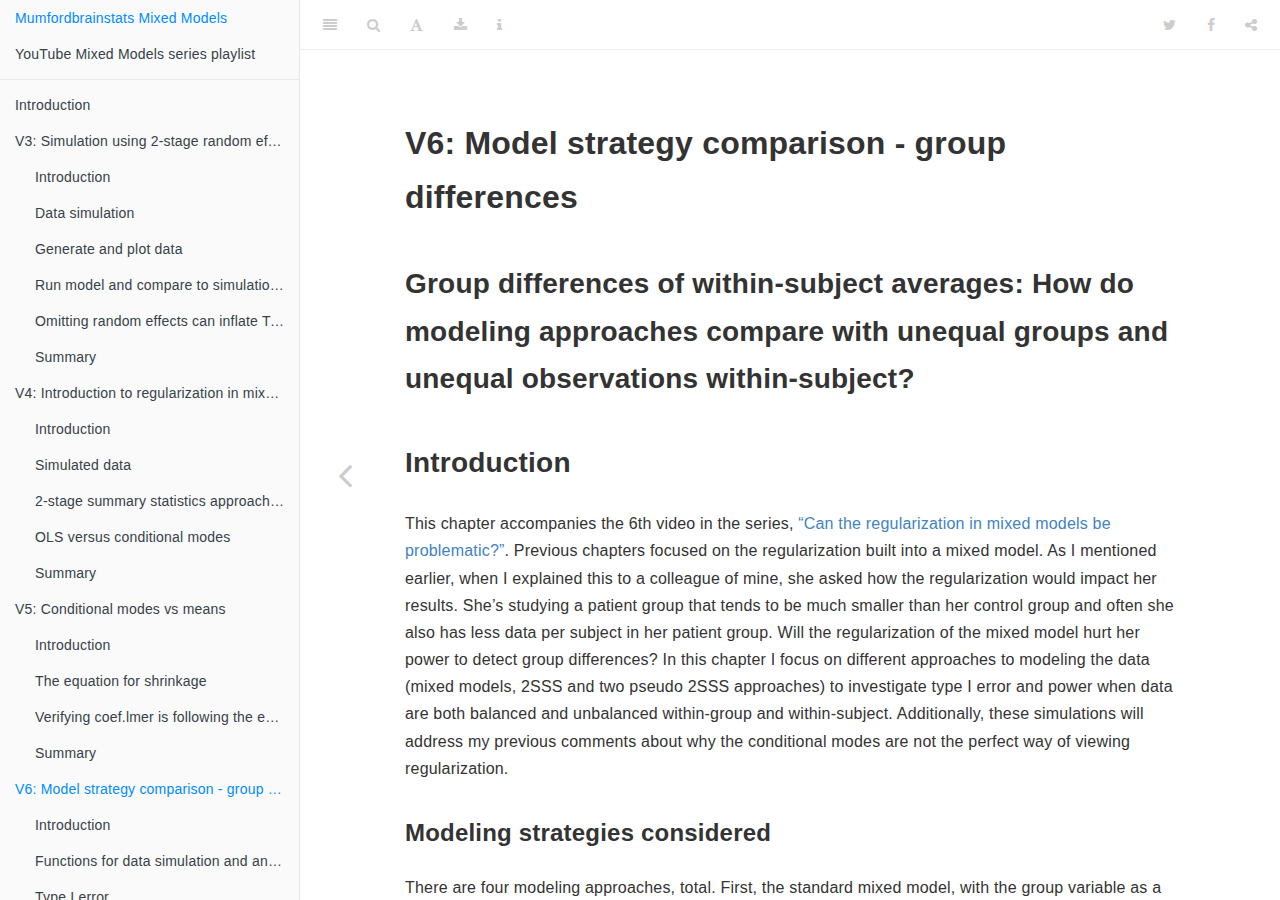
<file: docs/v6-model-strategy-comparison-group-differences.html>
<!DOCTYPE html>
<html lang="" xml:lang="">
<head>

  <meta charset="utf-8" />
  <meta http-equiv="X-UA-Compatible" content="IE=edge" />
  <title>V6: Model strategy comparison - group differences | The MumfordBrainStats Mixed Models Series: Companion for the YouTube series</title>
  <meta name="description" content="V6: Model strategy comparison - group differences | The MumfordBrainStats Mixed Models Series: Companion for the YouTube series" />
  <meta name="generator" content="bookdown 0.17 and GitBook 2.6.7" />

  <meta property="og:title" content="V6: Model strategy comparison - group differences | The MumfordBrainStats Mixed Models Series: Companion for the YouTube series" />
  <meta property="og:type" content="book" />
  
  <meta property="og:image" content="./images/mixed_model_book_cover.png" />
  
  

  <meta name="twitter:card" content="summary" />
  <meta name="twitter:title" content="V6: Model strategy comparison - group differences | The MumfordBrainStats Mixed Models Series: Companion for the YouTube series" />
  
  
  <meta name="twitter:image" content="./images/mixed_model_book_cover.png" />

<meta name="author" content="Jeanette Mumford" />


<meta name="date" content="2020-01-31" />

  <meta name="viewport" content="width=device-width, initial-scale=1" />
  <meta name="apple-mobile-web-app-capable" content="yes" />
  <meta name="apple-mobile-web-app-status-bar-style" content="black" />
  
  
<link rel="prev" href="v5-conditional-modes-vs-means.html"/>

<script src="libs/header-attrs-2.1/header-attrs.js"></script>
<script src="libs/jquery-2.2.3/jquery.min.js"></script>
<link href="libs/gitbook-2.6.7/css/style.css" rel="stylesheet" />
<link href="libs/gitbook-2.6.7/css/plugin-table.css" rel="stylesheet" />
<link href="libs/gitbook-2.6.7/css/plugin-bookdown.css" rel="stylesheet" />
<link href="libs/gitbook-2.6.7/css/plugin-highlight.css" rel="stylesheet" />
<link href="libs/gitbook-2.6.7/css/plugin-search.css" rel="stylesheet" />
<link href="libs/gitbook-2.6.7/css/plugin-fontsettings.css" rel="stylesheet" />
<link href="libs/gitbook-2.6.7/css/plugin-clipboard.css" rel="stylesheet" />











<style type="text/css">
pre > code.sourceCode { white-space: pre; position: relative; }
pre > code.sourceCode > span { display: inline-block; line-height: 1.25; }
pre > code.sourceCode > span:empty { height: 1.2em; }
code.sourceCode > span { color: inherit; text-decoration: inherit; }
pre.sourceCode { margin: 0; }
@media screen {
div.sourceCode { overflow: auto; }
}
@media print {
pre > code.sourceCode { white-space: pre-wrap; }
pre > code.sourceCode > span { text-indent: -5em; padding-left: 5em; }
}
pre.numberSource code
  { counter-reset: source-line 0; }
pre.numberSource code > span
  { position: relative; left: -4em; counter-increment: source-line; }
pre.numberSource code > span > a:first-child::before
  { content: counter(source-line);
    position: relative; left: -1em; text-align: right; vertical-align: baseline;
    border: none; display: inline-block;
    -webkit-touch-callout: none; -webkit-user-select: none;
    -khtml-user-select: none; -moz-user-select: none;
    -ms-user-select: none; user-select: none;
    padding: 0 4px; width: 4em;
    color: #aaaaaa;
  }
pre.numberSource { margin-left: 3em; border-left: 1px solid #aaaaaa;  padding-left: 4px; }
div.sourceCode
  {   }
@media screen {
pre > code.sourceCode > span > a:first-child::before { text-decoration: underline; }
}
code span.al { color: #ff0000; font-weight: bold; } /* Alert */
code span.an { color: #60a0b0; font-weight: bold; font-style: italic; } /* Annotation */
code span.at { color: #7d9029; } /* Attribute */
code span.bn { color: #40a070; } /* BaseN */
code span.bu { } /* BuiltIn */
code span.cf { color: #007020; font-weight: bold; } /* ControlFlow */
code span.ch { color: #4070a0; } /* Char */
code span.cn { color: #880000; } /* Constant */
code span.co { color: #60a0b0; font-style: italic; } /* Comment */
code span.cv { color: #60a0b0; font-weight: bold; font-style: italic; } /* CommentVar */
code span.do { color: #ba2121; font-style: italic; } /* Documentation */
code span.dt { color: #902000; } /* DataType */
code span.dv { color: #40a070; } /* DecVal */
code span.er { color: #ff0000; font-weight: bold; } /* Error */
code span.ex { } /* Extension */
code span.fl { color: #40a070; } /* Float */
code span.fu { color: #06287e; } /* Function */
code span.im { } /* Import */
code span.in { color: #60a0b0; font-weight: bold; font-style: italic; } /* Information */
code span.kw { color: #007020; font-weight: bold; } /* Keyword */
code span.op { color: #666666; } /* Operator */
code span.ot { color: #007020; } /* Other */
code span.pp { color: #bc7a00; } /* Preprocessor */
code span.sc { color: #4070a0; } /* SpecialChar */
code span.ss { color: #bb6688; } /* SpecialString */
code span.st { color: #4070a0; } /* String */
code span.va { color: #19177c; } /* Variable */
code span.vs { color: #4070a0; } /* VerbatimString */
code span.wa { color: #60a0b0; font-weight: bold; font-style: italic; } /* Warning */
</style>

<link rel="stylesheet" href="style.css" type="text/css" />
</head>

<body>



  <div class="book without-animation with-summary font-size-2 font-family-1" data-basepath=".">

    <div class="book-summary">
      <nav role="navigation">

<ul class="summary">
<li><a href="./index.html">Mumfordbrainstats Mixed Models</a></li>
<li><a href="https://www.youtube.com/watch?v=IGHm1XHFWMc&list=PLB2iAtgpI4YEAUiEQ1ZnfMXY-yewNzn9z">YouTube Mixed Models series playlist</a></li>

<li class="divider"></li>
<li class="chapter" data-level="" data-path="index.html"><a href="index.html"><i class="fa fa-check"></i>Introduction</a></li>
<li class="chapter" data-level="" data-path="v3-simulation-using-2-stage-random-effects.html"><a href="v3-simulation-using-2-stage-random-effects.html"><i class="fa fa-check"></i>V3: Simulation using 2-stage random effects</a>
<ul>
<li class="chapter" data-level="" data-path="v3-simulation-using-2-stage-random-effects.html"><a href="v3-simulation-using-2-stage-random-effects.html#introduction-1"><i class="fa fa-check"></i>Introduction</a></li>
<li class="chapter" data-level="" data-path="v3-simulation-using-2-stage-random-effects.html"><a href="v3-simulation-using-2-stage-random-effects.html#data-simulation"><i class="fa fa-check"></i>Data simulation</a></li>
<li class="chapter" data-level="" data-path="v3-simulation-using-2-stage-random-effects.html"><a href="v3-simulation-using-2-stage-random-effects.html#generate-and-plot-data"><i class="fa fa-check"></i>Generate and plot data</a></li>
<li class="chapter" data-level="" data-path="v3-simulation-using-2-stage-random-effects.html"><a href="v3-simulation-using-2-stage-random-effects.html#run-model-and-compare-to-simulation-settings"><i class="fa fa-check"></i>Run model and compare to simulation settings</a></li>
<li class="chapter" data-level="" data-path="v3-simulation-using-2-stage-random-effects.html"><a href="v3-simulation-using-2-stage-random-effects.html#omitting-random-effects-can-inflate-type-i-error"><i class="fa fa-check"></i>Omitting random effects can inflate Type I error</a></li>
<li class="chapter" data-level="" data-path="v3-simulation-using-2-stage-random-effects.html"><a href="v3-simulation-using-2-stage-random-effects.html#summary"><i class="fa fa-check"></i>Summary</a></li>
</ul></li>
<li class="chapter" data-level="" data-path="v4-introduction-to-regularization-in-mixed-models.html"><a href="v4-introduction-to-regularization-in-mixed-models.html"><i class="fa fa-check"></i>V4: Introduction to regularization in mixed models</a>
<ul>
<li class="chapter" data-level="" data-path="v4-introduction-to-regularization-in-mixed-models.html"><a href="v4-introduction-to-regularization-in-mixed-models.html#introduction-2"><i class="fa fa-check"></i>Introduction</a></li>
<li class="chapter" data-level="" data-path="v4-introduction-to-regularization-in-mixed-models.html"><a href="v4-introduction-to-regularization-in-mixed-models.html#simulated-data"><i class="fa fa-check"></i>Simulated data</a></li>
<li class="chapter" data-level="" data-path="v4-introduction-to-regularization-in-mixed-models.html"><a href="v4-introduction-to-regularization-in-mixed-models.html#stage-summary-statistics-approach-compared-to-conditional-modes"><i class="fa fa-check"></i>2-stage summary statistics approach compared to conditional modes</a></li>
<li class="chapter" data-level="" data-path="v4-introduction-to-regularization-in-mixed-models.html"><a href="v4-introduction-to-regularization-in-mixed-models.html#ols-versus-conditional-modes"><i class="fa fa-check"></i>OLS versus conditional modes</a></li>
<li class="chapter" data-level="" data-path="v4-introduction-to-regularization-in-mixed-models.html"><a href="v4-introduction-to-regularization-in-mixed-models.html#summary-1"><i class="fa fa-check"></i>Summary</a></li>
</ul></li>
<li class="chapter" data-level="" data-path="v5-conditional-modes-vs-means.html"><a href="v5-conditional-modes-vs-means.html"><i class="fa fa-check"></i>V5: Conditional modes vs means</a>
<ul>
<li class="chapter" data-level="" data-path="v5-conditional-modes-vs-means.html"><a href="v5-conditional-modes-vs-means.html#introduction-3"><i class="fa fa-check"></i>Introduction</a></li>
<li class="chapter" data-level="" data-path="v5-conditional-modes-vs-means.html"><a href="v5-conditional-modes-vs-means.html#the-equation-for-shrinkage"><i class="fa fa-check"></i>The equation for shrinkage</a></li>
<li class="chapter" data-level="" data-path="v5-conditional-modes-vs-means.html"><a href="v5-conditional-modes-vs-means.html#verifying-coef.lmer-is-following-the-equation"><i class="fa fa-check"></i>Verifying coef.lmer is following the equation</a></li>
<li class="chapter" data-level="" data-path="v5-conditional-modes-vs-means.html"><a href="v5-conditional-modes-vs-means.html#summary-2"><i class="fa fa-check"></i>Summary</a></li>
</ul></li>
<li class="chapter" data-level="" data-path="v6-model-strategy-comparison-group-differences.html"><a href="v6-model-strategy-comparison-group-differences.html"><i class="fa fa-check"></i>V6: Model strategy comparison - group differences</a>
<ul>
<li class="chapter" data-level="" data-path="v6-model-strategy-comparison-group-differences.html"><a href="v6-model-strategy-comparison-group-differences.html#introduction-4"><i class="fa fa-check"></i>Introduction</a>
<ul>
<li class="chapter" data-level="" data-path="v6-model-strategy-comparison-group-differences.html"><a href="v6-model-strategy-comparison-group-differences.html#modeling-strategies-considered"><i class="fa fa-check"></i>Modeling strategies considered</a></li>
</ul></li>
<li class="chapter" data-level="" data-path="v6-model-strategy-comparison-group-differences.html"><a href="v6-model-strategy-comparison-group-differences.html#functions-for-data-simulation-and-analyses"><i class="fa fa-check"></i>Functions for data simulation and analyses</a></li>
<li class="chapter" data-level="" data-path="v6-model-strategy-comparison-group-differences.html"><a href="v6-model-strategy-comparison-group-differences.html#type-i-error"><i class="fa fa-check"></i>Type I error</a></li>
<li class="chapter" data-level="" data-path="v6-model-strategy-comparison-group-differences.html"><a href="v6-model-strategy-comparison-group-differences.html#power"><i class="fa fa-check"></i>Power</a></li>
<li class="chapter" data-level="" data-path="v6-model-strategy-comparison-group-differences.html"><a href="v6-model-strategy-comparison-group-differences.html#summary-3"><i class="fa fa-check"></i>Summary</a></li>
</ul></li>
</ul>

      </nav>
    </div>

    <div class="book-body">
      <div class="body-inner">
        <div class="book-header" role="navigation">
          <h1>
            <i class="fa fa-circle-o-notch fa-spin"></i><a href="./">The MumfordBrainStats Mixed Models Series: Companion for the YouTube series</a>
          </h1>
        </div>

        <div class="page-wrapper" tabindex="-1" role="main">
          <div class="page-inner">

            <section class="normal" id="section-">
<div id="v6-model-strategy-comparison---group-differences" class="section level1">
<h1>V6: Model strategy comparison - group differences</h1>
<div id="group-differences-of-within-subject-averages-how-do-modeling-approaches-compare-with-unequal-groups-and-unequal-observations-within-subject" class="section level2 unlisted">
<h2>Group differences of within-subject averages: How do modeling approaches compare with unequal groups and unequal observations within-subject?</h2>
</div>
<div id="introduction-4" class="section level2">
<h2>Introduction</h2>
<p>This chapter accompanies the 6th video in the series, <a href="https://youtu.be/C4r20a_pqlA">“Can the regularization in mixed models be problematic?”</a>. Previous chapters focused on the regularization built into a mixed model. As I mentioned earlier, when I explained this to a colleague of mine, she asked how the regularization would impact her results. She’s studying a patient group that tends to be much smaller than her control group and often she also has less data per subject in her patient group. Will the regularization of the mixed model hurt her power to detect group differences? In this chapter I focus on different approaches to modeling the data (mixed models, 2SSS and two pseudo 2SSS approaches) to investigate type I error and power when data are both balanced and unbalanced within-group and within-subject. Additionally, these simulations will address my previous comments about why the conditional modes are not the perfect way of viewing regularization.</p>
<div id="modeling-strategies-considered" class="section level3">
<h3>Modeling strategies considered</h3>
<p>There are four modeling approaches, total. First, the standard mixed model, with the group variable as a fixed effect and a random intercept. Second, the 2SSS using OLS at both stages. The last two models are similar to 2SSS, but for the first stage use conditional mode-based subject estimates from each of two different mixed models: one that models group as a fixed effect and one that does not. Although it is easy to argue that neither of these pseudo 2SSS models makes any sense, I can assure you that I have definitely seen this done in practice and therefore wanted to discuss it here. As we will see, neither of these approaches is a good idea. Surely, the second pseudo 2SSS model is most nonsensical since the model from which the conditional modes are extracted actually contains the inference of interest (group difference). Why do that extra work?</p>
<p>First think through how each of these approaches might behave. The 2SSS approach will not deal with the differing number of time points, so I would expect to see some issues there due to the variance differences between groups. For the mixed model there shouldn’t be an issue. Sure, there could be some regularization, but since each group’s mean is modeled, the bias would be toward the group means and not the overall mean. The conditional modes from the model with an intercept only will definitely yield some bias that could hide or emphasize the difference between groups. Also, the extra variability introduced by using these predicted values will likely lead to an underestimate of the variance. The 2SSS with conditional modes from the two group mixed model should have less bias, but the variance estimates will still be incorrect.</p>
<p>A very important consideration when you are interested in power, is you must first verify the type I error is controlled. That is how these simulations are set up. For the type I error investigation, the group means are set equal to each other. Then power is investigated in all scenarios, but it is very important to ignore the power estimates for the models that were not found to have controlled type I error. For that reason I have only put “ghosts” of the power estimates for those models in the plots. Bias is also important. Obviously the mixed model’s conditional modes will be biased on purpose, but we don’t want our final estimates to also be biased, because that can be misleading. You should suspect the pseudo 2SSS using conditional modes from the mixed model without modeling group will have a biased group difference estimate.</p>
<p>In the following the function for data simulation is constructed first, followed by a function that runs the analyses on numerous data sets so type I error and power can be calculated. After that I run 4 simulations for different study designs investigating type I error. Last power is estimated across the four designs. You are highly encouraged to try out your own designs. I have made the functions fairly flexible so you could do so. Do keep in mind that quite a few simulations are required and so it will take some time for them to complete.</p>
</div>
</div>
<div id="functions-for-data-simulation-and-analyses" class="section level2">
<h2>Functions for data simulation and analyses</h2>
<p>This first function simulates data for two groups. The code should seem very familiar, since it is based on the previous chapters that simulated data using the 2 stage approach. The one difference is there is a group variable here, while the previous simulations were for a single group.</p>
<div class="sourceCode" id="cb23"><pre class="sourceCode r"><code class="sourceCode r"><span id="cb23-1"><a href="v6-model-strategy-comparison-group-differences.html#cb23-1"></a><span class="kw">library</span>(lme4)</span>
<span id="cb23-2"><a href="v6-model-strategy-comparison-group-differences.html#cb23-2"></a><span class="kw">library</span>(lmerTest)</span>
<span id="cb23-3"><a href="v6-model-strategy-comparison-group-differences.html#cb23-3"></a><span class="kw">library</span>(ggplot2)</span>
<span id="cb23-4"><a href="v6-model-strategy-comparison-group-differences.html#cb23-4"></a><span class="kw">library</span>(knitr)</span>
<span id="cb23-5"><a href="v6-model-strategy-comparison-group-differences.html#cb23-5"></a><span class="kw">library</span>(tidyverse)</span>
<span id="cb23-6"><a href="v6-model-strategy-comparison-group-differences.html#cb23-6"></a><span class="kw">library</span>(ggpubr)</span>
<span id="cb23-7"><a href="v6-model-strategy-comparison-group-differences.html#cb23-7"></a></span>
<span id="cb23-8"><a href="v6-model-strategy-comparison-group-differences.html#cb23-8"></a>make.data.grps =<span class="st"> </span><span class="cf">function</span>(win, btwn, n.win.sub, group.vec, grp1.mean, grp2.mean){</span>
<span id="cb23-9"><a href="v6-model-strategy-comparison-group-differences.html#cb23-9"></a>  <span class="co">#win:  A vector of the within-subject sd of length nsub</span></span>
<span id="cb23-10"><a href="v6-model-strategy-comparison-group-differences.html#cb23-10"></a>  <span class="co">#btwn: Scalar, the between-subject sd</span></span>
<span id="cb23-11"><a href="v6-model-strategy-comparison-group-differences.html#cb23-11"></a>  <span class="co"># group.vec: 1&#39;s and 0&#39;s indicating group membership.  Length nsub.</span></span>
<span id="cb23-12"><a href="v6-model-strategy-comparison-group-differences.html#cb23-12"></a>  <span class="co"># grp1.mean:  Mean for group 1 (group.vec=0)</span></span>
<span id="cb23-13"><a href="v6-model-strategy-comparison-group-differences.html#cb23-13"></a>  <span class="co"># grp2.mean:  Mean for group 2 (group.vec=1)</span></span>
<span id="cb23-14"><a href="v6-model-strategy-comparison-group-differences.html#cb23-14"></a>  </span>
<span id="cb23-15"><a href="v6-model-strategy-comparison-group-differences.html#cb23-15"></a>  nsub =<span class="st"> </span><span class="kw">length</span>(group.vec)</span>
<span id="cb23-16"><a href="v6-model-strategy-comparison-group-differences.html#cb23-16"></a>  <span class="co"># Simulate means for each subject</span></span>
<span id="cb23-17"><a href="v6-model-strategy-comparison-group-differences.html#cb23-17"></a>  mns.sub =<span class="st"> </span>grp1.mean<span class="op">*</span>group.vec <span class="op">+</span><span class="st"> </span>(<span class="dv">1</span><span class="op">-</span>group.vec)<span class="op">*</span>grp2.mean <span class="op">+</span><span class="st">  </span><span class="kw">rnorm</span>(nsub, <span class="dt">mean =</span> <span class="dv">0</span>, <span class="dt">sd =</span> btwn)</span>
<span id="cb23-18"><a href="v6-model-strategy-comparison-group-differences.html#cb23-18"></a>  <span class="co"># Simulate data within-subject</span></span>
<span id="cb23-19"><a href="v6-model-strategy-comparison-group-differences.html#cb23-19"></a>  y =<span class="kw">c</span>()</span>
<span id="cb23-20"><a href="v6-model-strategy-comparison-group-differences.html#cb23-20"></a>  id =<span class="st"> </span><span class="kw">c</span>()</span>
<span id="cb23-21"><a href="v6-model-strategy-comparison-group-differences.html#cb23-21"></a>  grp.all =<span class="st"> </span><span class="kw">c</span>()</span>
<span id="cb23-22"><a href="v6-model-strategy-comparison-group-differences.html#cb23-22"></a>  <span class="cf">for</span> (i <span class="cf">in</span> <span class="dv">1</span><span class="op">:</span>nsub){</span>
<span id="cb23-23"><a href="v6-model-strategy-comparison-group-differences.html#cb23-23"></a>    y.loop =<span class="st"> </span><span class="kw">rnorm</span>(n.win.sub[i], </span>
<span id="cb23-24"><a href="v6-model-strategy-comparison-group-differences.html#cb23-24"></a>                   <span class="dt">mean =</span> mns.sub[i], <span class="dt">sd =</span> win[i])</span>
<span id="cb23-25"><a href="v6-model-strategy-comparison-group-differences.html#cb23-25"></a>    y =<span class="st"> </span><span class="kw">c</span>(y, y.loop)</span>
<span id="cb23-26"><a href="v6-model-strategy-comparison-group-differences.html#cb23-26"></a>    id =<span class="st"> </span><span class="kw">c</span>(id, <span class="kw">rep</span>(i, n.win.sub[i]))</span>
<span id="cb23-27"><a href="v6-model-strategy-comparison-group-differences.html#cb23-27"></a>   grp.all =<span class="st"> </span><span class="kw">c</span>(grp.all, <span class="kw">rep</span>(group.vec[i], n.win.sub[i]))</span>
<span id="cb23-28"><a href="v6-model-strategy-comparison-group-differences.html#cb23-28"></a>  }</span>
<span id="cb23-29"><a href="v6-model-strategy-comparison-group-differences.html#cb23-29"></a>  id =<span class="st"> </span><span class="kw">as.factor</span>(id)</span>
<span id="cb23-30"><a href="v6-model-strategy-comparison-group-differences.html#cb23-30"></a>  dat.mod =<span class="st"> </span><span class="kw">data.frame</span>(id, y, grp.all)</span>
<span id="cb23-31"><a href="v6-model-strategy-comparison-group-differences.html#cb23-31"></a>  <span class="kw">return</span>(dat.mod)</span>
<span id="cb23-32"><a href="v6-model-strategy-comparison-group-differences.html#cb23-32"></a>}</span></code></pre></div>
<p>This function is created to run the simulation and organize the output. We will investigate the mean estimates for each group, the standard error of the difference in means according to each model, and the p-values, which will be used to either calculate power or type I error.</p>
<div class="sourceCode" id="cb24"><pre class="sourceCode r"><code class="sourceCode r"><span id="cb24-1"><a href="v6-model-strategy-comparison-group-differences.html#cb24-1"></a>run.sim =<span class="st"> </span><span class="cf">function</span>(nsim, win, n.win.sub, btwn,  group.vec, grp1.mean, grp2.mean, rand.ord.nsub){</span>
<span id="cb24-2"><a href="v6-model-strategy-comparison-group-differences.html#cb24-2"></a>  <span class="co">#nsim:  Number of simulations</span></span>
<span id="cb24-3"><a href="v6-model-strategy-comparison-group-differences.html#cb24-3"></a>  <span class="co">#win: within-subject variances.  Vector of length nsub</span></span>
<span id="cb24-4"><a href="v6-model-strategy-comparison-group-differences.html#cb24-4"></a>  <span class="co">#n.win.sub:  Number of measures within-subject.  Vector of length nsub</span></span>
<span id="cb24-5"><a href="v6-model-strategy-comparison-group-differences.html#cb24-5"></a>  <span class="co">#btwn:  between-subject variance</span></span>
<span id="cb24-6"><a href="v6-model-strategy-comparison-group-differences.html#cb24-6"></a>  <span class="co">#group.vec:  1/0 vector indicating groups</span></span>
<span id="cb24-7"><a href="v6-model-strategy-comparison-group-differences.html#cb24-7"></a>  <span class="co">#grp1.mean, grp2.mean:  Group means</span></span>
<span id="cb24-8"><a href="v6-model-strategy-comparison-group-differences.html#cb24-8"></a>  <span class="co">#rand.ord.nsub:  Randomly order subjects (mixes up n.win.sub so random subjects have smaller n)</span></span>
<span id="cb24-9"><a href="v6-model-strategy-comparison-group-differences.html#cb24-9"></a> </span>
<span id="cb24-10"><a href="v6-model-strategy-comparison-group-differences.html#cb24-10"></a>  g1.mean.lmer =<span class="st"> </span><span class="kw">rep</span>(<span class="ot">NA</span>, nsim)</span>
<span id="cb24-11"><a href="v6-model-strategy-comparison-group-differences.html#cb24-11"></a>  g2.mean.lmer =<span class="st"> </span><span class="kw">rep</span>(<span class="ot">NA</span>, nsim)</span>
<span id="cb24-12"><a href="v6-model-strategy-comparison-group-differences.html#cb24-12"></a>  g1.mean<span class="fl">.2</span>sss =<span class="st"> </span><span class="kw">rep</span>(<span class="ot">NA</span>, nsim)</span>
<span id="cb24-13"><a href="v6-model-strategy-comparison-group-differences.html#cb24-13"></a>  g2.mean<span class="fl">.2</span>sss =<span class="st"> </span><span class="kw">rep</span>(<span class="ot">NA</span>, nsim)</span>
<span id="cb24-14"><a href="v6-model-strategy-comparison-group-differences.html#cb24-14"></a>  g1.mean<span class="fl">.2</span>sss.cond.mode<span class="fl">.2</span>grp =<span class="st"> </span><span class="kw">rep</span>(<span class="ot">NA</span>, nsim)</span>
<span id="cb24-15"><a href="v6-model-strategy-comparison-group-differences.html#cb24-15"></a>  g2.mean<span class="fl">.2</span>sss.cond.mode<span class="fl">.2</span>grp =<span class="st"> </span><span class="kw">rep</span>(<span class="ot">NA</span>, nsim)</span>
<span id="cb24-16"><a href="v6-model-strategy-comparison-group-differences.html#cb24-16"></a>  g1.mean<span class="fl">.2</span>sss.cond.mode.nogrp =<span class="st"> </span><span class="kw">rep</span>(<span class="ot">NA</span>, nsim)</span>
<span id="cb24-17"><a href="v6-model-strategy-comparison-group-differences.html#cb24-17"></a>  g2.mean<span class="fl">.2</span>sss.cond.mode.nogrp =<span class="st"> </span><span class="kw">rep</span>(<span class="ot">NA</span>, nsim)</span>
<span id="cb24-18"><a href="v6-model-strategy-comparison-group-differences.html#cb24-18"></a>  </span>
<span id="cb24-19"><a href="v6-model-strategy-comparison-group-differences.html#cb24-19"></a>  diff.se.lmer =<span class="st"> </span><span class="kw">rep</span>(<span class="ot">NA</span>, nsim)</span>
<span id="cb24-20"><a href="v6-model-strategy-comparison-group-differences.html#cb24-20"></a>  diff.se<span class="fl">.2</span>sss =<span class="st"> </span><span class="kw">rep</span>(<span class="ot">NA</span>, nsim)</span>
<span id="cb24-21"><a href="v6-model-strategy-comparison-group-differences.html#cb24-21"></a>  diff.se<span class="fl">.2</span>sss.cond.mode<span class="fl">.2</span>grp =<span class="st"> </span><span class="kw">rep</span>(<span class="ot">NA</span>, nsim)</span>
<span id="cb24-22"><a href="v6-model-strategy-comparison-group-differences.html#cb24-22"></a>  diff.se<span class="fl">.2</span>sss.cond.mode.nogrp =<span class="st"> </span><span class="kw">rep</span>(<span class="ot">NA</span>, nsim)</span>
<span id="cb24-23"><a href="v6-model-strategy-comparison-group-differences.html#cb24-23"></a>  </span>
<span id="cb24-24"><a href="v6-model-strategy-comparison-group-differences.html#cb24-24"></a>  p.lmer =<span class="st"> </span><span class="kw">rep</span>(<span class="ot">NA</span>, nsim)</span>
<span id="cb24-25"><a href="v6-model-strategy-comparison-group-differences.html#cb24-25"></a>  p<span class="fl">.2</span>sss =<span class="st"> </span><span class="kw">rep</span>(<span class="ot">NA</span>, nsim)</span>
<span id="cb24-26"><a href="v6-model-strategy-comparison-group-differences.html#cb24-26"></a>  p<span class="fl">.2</span>sss.cond.mode<span class="fl">.2</span>grp =<span class="st"> </span><span class="kw">rep</span>(<span class="ot">NA</span>, nsim)</span>
<span id="cb24-27"><a href="v6-model-strategy-comparison-group-differences.html#cb24-27"></a>  p<span class="fl">.2</span>sss.cond.mode.nogrp =<span class="st"> </span><span class="kw">rep</span>(<span class="ot">NA</span>, nsim)</span>
<span id="cb24-28"><a href="v6-model-strategy-comparison-group-differences.html#cb24-28"></a>  </span>
<span id="cb24-29"><a href="v6-model-strategy-comparison-group-differences.html#cb24-29"></a>  <span class="cf">for</span> (i <span class="cf">in</span> <span class="dv">1</span><span class="op">:</span>nsim) {</span>
<span id="cb24-30"><a href="v6-model-strategy-comparison-group-differences.html#cb24-30"></a>     <span class="co"># This is used when I want to randomly </span></span>
<span id="cb24-31"><a href="v6-model-strategy-comparison-group-differences.html#cb24-31"></a>     <span class="co">#  select who has less data</span></span>
<span id="cb24-32"><a href="v6-model-strategy-comparison-group-differences.html#cb24-32"></a>    nsub =<span class="st"> </span><span class="kw">length</span>(group.vec)</span>
<span id="cb24-33"><a href="v6-model-strategy-comparison-group-differences.html#cb24-33"></a>    <span class="cf">if</span> (rand.ord.nsub <span class="op">==</span><span class="st"> &#39;yes&#39;</span>){</span>
<span id="cb24-34"><a href="v6-model-strategy-comparison-group-differences.html#cb24-34"></a>      n.win.sub =<span class="st"> </span><span class="kw">sample</span>(n.win.sub)</span>
<span id="cb24-35"><a href="v6-model-strategy-comparison-group-differences.html#cb24-35"></a>    }</span>
<span id="cb24-36"><a href="v6-model-strategy-comparison-group-differences.html#cb24-36"></a>  </span>
<span id="cb24-37"><a href="v6-model-strategy-comparison-group-differences.html#cb24-37"></a>    <span class="co"># Generate the data</span></span>
<span id="cb24-38"><a href="v6-model-strategy-comparison-group-differences.html#cb24-38"></a>    dat.mod =<span class="st"> </span><span class="kw">make.data.grps</span>(win, btwn, n.win.sub,</span>
<span id="cb24-39"><a href="v6-model-strategy-comparison-group-differences.html#cb24-39"></a>                             group.vec, grp1.mean,</span>
<span id="cb24-40"><a href="v6-model-strategy-comparison-group-differences.html#cb24-40"></a>                             grp2.mean)</span>
<span id="cb24-41"><a href="v6-model-strategy-comparison-group-differences.html#cb24-41"></a>  </span>
<span id="cb24-42"><a href="v6-model-strategy-comparison-group-differences.html#cb24-42"></a>    <span class="co"># Run the 4 models</span></span>
<span id="cb24-43"><a href="v6-model-strategy-comparison-group-differences.html#cb24-43"></a>    <span class="co"># mixed model</span></span>
<span id="cb24-44"><a href="v6-model-strategy-comparison-group-differences.html#cb24-44"></a>    mod.lmer =<span class="st"> </span><span class="kw">lmer</span>(y <span class="op">~</span><span class="st"> </span><span class="dv">1</span> <span class="op">+</span><span class="st"> </span>grp.all <span class="op">+</span><span class="st"> </span>(<span class="dv">1</span> <span class="op">|</span><span class="st"> </span>id), dat.mod)</span>
<span id="cb24-45"><a href="v6-model-strategy-comparison-group-differences.html#cb24-45"></a></span>
<span id="cb24-46"><a href="v6-model-strategy-comparison-group-differences.html#cb24-46"></a>    <span class="co"># 2SSS OLS</span></span>
<span id="cb24-47"><a href="v6-model-strategy-comparison-group-differences.html#cb24-47"></a>    <span class="co"># trick for getting OLS means for each subject</span></span>
<span id="cb24-48"><a href="v6-model-strategy-comparison-group-differences.html#cb24-48"></a>    ols.stage1 =<span class="st"> </span><span class="kw">lm</span>(y <span class="op">~</span><span class="st"> </span>id <span class="dv">-1</span>, dat.mod)<span class="op">$</span>coeff</span>
<span id="cb24-49"><a href="v6-model-strategy-comparison-group-differences.html#cb24-49"></a>    twosss =<span class="st"> </span><span class="kw">lm</span>(ols.stage1 <span class="op">~</span><span class="st"> </span>group.vec)</span>
<span id="cb24-50"><a href="v6-model-strategy-comparison-group-differences.html#cb24-50"></a>    </span>
<span id="cb24-51"><a href="v6-model-strategy-comparison-group-differences.html#cb24-51"></a>    <span class="co"># 2SSS using cond modes from model including group</span></span>
<span id="cb24-52"><a href="v6-model-strategy-comparison-group-differences.html#cb24-52"></a>    <span class="co"># pull out conditional modes</span></span>
<span id="cb24-53"><a href="v6-model-strategy-comparison-group-differences.html#cb24-53"></a>    cond.modes<span class="fl">.2</span>grp.mod =<span class="st"> </span><span class="kw">coef</span>(mod.lmer)<span class="op">$</span>id[, <span class="dv">1</span>]<span class="op">+</span></span>
<span id="cb24-54"><a href="v6-model-strategy-comparison-group-differences.html#cb24-54"></a><span class="st">                          </span><span class="kw">coef</span>(mod.lmer)<span class="op">$</span>id[, <span class="dv">2</span>]<span class="op">*</span>group.vec</span>
<span id="cb24-55"><a href="v6-model-strategy-comparison-group-differences.html#cb24-55"></a>    twosss.cond.mode<span class="fl">.2</span>grp =<span class="st"> </span><span class="kw">lm</span>(cond.modes<span class="fl">.2</span>grp.mod <span class="op">~</span></span>
<span id="cb24-56"><a href="v6-model-strategy-comparison-group-differences.html#cb24-56"></a><span class="st">                                 </span>group.vec)</span>
<span id="cb24-57"><a href="v6-model-strategy-comparison-group-differences.html#cb24-57"></a>    <span class="co">#2SSS using cond modes from model without group  </span></span>
<span id="cb24-58"><a href="v6-model-strategy-comparison-group-differences.html#cb24-58"></a>    mod.lmer.nogroup =<span class="st"> </span><span class="kw">lmer</span>(y <span class="op">~</span><span class="st"> </span><span class="dv">1</span> <span class="op">+</span><span class="st"> </span>(<span class="dv">1</span> <span class="op">|</span><span class="st"> </span>id), dat.mod)</span>
<span id="cb24-59"><a href="v6-model-strategy-comparison-group-differences.html#cb24-59"></a>    cond.modes.nogroup.mod =<span class="st"> </span><span class="kw">coef</span>(mod.lmer.nogroup)<span class="op">$</span>id[, <span class="dv">1</span>]</span>
<span id="cb24-60"><a href="v6-model-strategy-comparison-group-differences.html#cb24-60"></a>    twosss.cond.mode.nogrp =<span class="st"> </span><span class="kw">lm</span>(cond.modes.nogroup.mod <span class="op">~</span></span>
<span id="cb24-61"><a href="v6-model-strategy-comparison-group-differences.html#cb24-61"></a><span class="st">                                  </span>group.vec)</span>
<span id="cb24-62"><a href="v6-model-strategy-comparison-group-differences.html#cb24-62"></a>    </span>
<span id="cb24-63"><a href="v6-model-strategy-comparison-group-differences.html#cb24-63"></a>    g1.mean.lmer[i] =<span class="st"> </span><span class="kw">sum</span>(<span class="kw">fixef</span>(mod.lmer))</span>
<span id="cb24-64"><a href="v6-model-strategy-comparison-group-differences.html#cb24-64"></a>    g2.mean.lmer[i] =<span class="st"> </span><span class="kw">fixef</span>(mod.lmer)[<span class="dv">1</span>]</span>
<span id="cb24-65"><a href="v6-model-strategy-comparison-group-differences.html#cb24-65"></a>    g1.mean<span class="fl">.2</span>sss[i] =<span class="st"> </span><span class="kw">sum</span>(<span class="kw">coef</span>(twosss))</span>
<span id="cb24-66"><a href="v6-model-strategy-comparison-group-differences.html#cb24-66"></a>    g2.mean<span class="fl">.2</span>sss[i] =<span class="st"> </span><span class="kw">coef</span>(twosss)[<span class="dv">1</span>]</span>
<span id="cb24-67"><a href="v6-model-strategy-comparison-group-differences.html#cb24-67"></a>    g1.mean<span class="fl">.2</span>sss.cond.mode<span class="fl">.2</span>grp[i] =<span class="st"> </span><span class="kw">sum</span>(<span class="kw">coef</span>(twosss.cond.mode<span class="fl">.2</span>grp))</span>
<span id="cb24-68"><a href="v6-model-strategy-comparison-group-differences.html#cb24-68"></a>    g2.mean<span class="fl">.2</span>sss.cond.mode<span class="fl">.2</span>grp[i] =<span class="st"> </span><span class="kw">coef</span>(twosss.cond.mode<span class="fl">.2</span>grp)[<span class="dv">1</span>]</span>
<span id="cb24-69"><a href="v6-model-strategy-comparison-group-differences.html#cb24-69"></a>    g1.mean<span class="fl">.2</span>sss.cond.mode.nogrp[i] =<span class="st"> </span><span class="kw">sum</span>(<span class="kw">coef</span>(twosss.cond.mode.nogrp))</span>
<span id="cb24-70"><a href="v6-model-strategy-comparison-group-differences.html#cb24-70"></a>    g2.mean<span class="fl">.2</span>sss.cond.mode.nogrp[i] =<span class="st"> </span><span class="kw">coef</span>(twosss.cond.mode.nogrp)[<span class="dv">1</span>]</span>
<span id="cb24-71"><a href="v6-model-strategy-comparison-group-differences.html#cb24-71"></a>  </span>
<span id="cb24-72"><a href="v6-model-strategy-comparison-group-differences.html#cb24-72"></a>    diff.se.lmer[i] =<span class="st"> </span><span class="kw">summary</span>(mod.lmer)<span class="op">$</span>coeff[<span class="dv">2</span>,<span class="dv">2</span>]</span>
<span id="cb24-73"><a href="v6-model-strategy-comparison-group-differences.html#cb24-73"></a>    diff.se<span class="fl">.2</span>sss[i] =<span class="st"> </span><span class="kw">summary</span>(twosss)<span class="op">$</span>coeff[<span class="dv">2</span>,<span class="dv">2</span>]</span>
<span id="cb24-74"><a href="v6-model-strategy-comparison-group-differences.html#cb24-74"></a>    diff.se<span class="fl">.2</span>sss.cond.mode<span class="fl">.2</span>grp[i] =<span class="st"> </span><span class="kw">summary</span>(twosss.cond.mode<span class="fl">.2</span>grp)<span class="op">$</span>coeff[<span class="dv">2</span>,<span class="dv">2</span>]</span>
<span id="cb24-75"><a href="v6-model-strategy-comparison-group-differences.html#cb24-75"></a>    diff.se<span class="fl">.2</span>sss.cond.mode.nogrp[i] =<span class="st"> </span><span class="kw">summary</span>(twosss.cond.mode.nogrp)<span class="op">$</span>coeff[<span class="dv">2</span>,<span class="dv">2</span>]</span>
<span id="cb24-76"><a href="v6-model-strategy-comparison-group-differences.html#cb24-76"></a>  </span>
<span id="cb24-77"><a href="v6-model-strategy-comparison-group-differences.html#cb24-77"></a>    p.lmer[i] =<span class="st"> </span><span class="kw">summary</span>(mod.lmer)<span class="op">$</span>coeff[<span class="dv">2</span>,<span class="dv">5</span>]</span>
<span id="cb24-78"><a href="v6-model-strategy-comparison-group-differences.html#cb24-78"></a>    p<span class="fl">.2</span>sss[i] =<span class="st"> </span><span class="kw">summary</span>(twosss)<span class="op">$</span>coeff[<span class="dv">2</span>,<span class="dv">4</span>]</span>
<span id="cb24-79"><a href="v6-model-strategy-comparison-group-differences.html#cb24-79"></a>    p<span class="fl">.2</span>sss.cond.mode<span class="fl">.2</span>grp[i] =<span class="st"> </span><span class="kw">summary</span>(twosss.cond.mode<span class="fl">.2</span>grp)<span class="op">$</span>coeff[<span class="dv">2</span>,<span class="dv">4</span>]</span>
<span id="cb24-80"><a href="v6-model-strategy-comparison-group-differences.html#cb24-80"></a>    p<span class="fl">.2</span>sss.cond.mode.nogrp[i] =<span class="st"> </span><span class="kw">summary</span>(twosss.cond.mode.nogrp)<span class="op">$</span>coeff[<span class="dv">2</span>,<span class="dv">4</span>]</span>
<span id="cb24-81"><a href="v6-model-strategy-comparison-group-differences.html#cb24-81"></a>  }</span>
<span id="cb24-82"><a href="v6-model-strategy-comparison-group-differences.html#cb24-82"></a>  </span>
<span id="cb24-83"><a href="v6-model-strategy-comparison-group-differences.html#cb24-83"></a>  <span class="co"># put it all into a data frame</span></span>
<span id="cb24-84"><a href="v6-model-strategy-comparison-group-differences.html#cb24-84"></a>  out =<span class="st"> </span><span class="kw">data.frame</span>(g1.mean.lmer, g2.mean.lmer, </span>
<span id="cb24-85"><a href="v6-model-strategy-comparison-group-differences.html#cb24-85"></a>                   g1.mean<span class="fl">.2</span>sss, g2.mean<span class="fl">.2</span>sss,</span>
<span id="cb24-86"><a href="v6-model-strategy-comparison-group-differences.html#cb24-86"></a>                   g1.mean<span class="fl">.2</span>sss.cond.mode<span class="fl">.2</span>grp,   </span>
<span id="cb24-87"><a href="v6-model-strategy-comparison-group-differences.html#cb24-87"></a>                   g2.mean<span class="fl">.2</span>sss.cond.mode<span class="fl">.2</span>grp,</span>
<span id="cb24-88"><a href="v6-model-strategy-comparison-group-differences.html#cb24-88"></a>                   g1.mean<span class="fl">.2</span>sss.cond.mode.nogrp,</span>
<span id="cb24-89"><a href="v6-model-strategy-comparison-group-differences.html#cb24-89"></a>                   g2.mean<span class="fl">.2</span>sss.cond.mode.nogrp,</span>
<span id="cb24-90"><a href="v6-model-strategy-comparison-group-differences.html#cb24-90"></a>                   diff.se.lmer, diff.se<span class="fl">.2</span>sss, diff.se<span class="fl">.2</span>sss.cond.mode<span class="fl">.2</span>grp, </span>
<span id="cb24-91"><a href="v6-model-strategy-comparison-group-differences.html#cb24-91"></a>                   diff.se<span class="fl">.2</span>sss.cond.mode.nogrp, p.lmer,</span>
<span id="cb24-92"><a href="v6-model-strategy-comparison-group-differences.html#cb24-92"></a>                   p<span class="fl">.2</span>sss, p<span class="fl">.2</span>sss.cond.mode<span class="fl">.2</span>grp,</span>
<span id="cb24-93"><a href="v6-model-strategy-comparison-group-differences.html#cb24-93"></a>                   p<span class="fl">.2</span>sss.cond.mode.nogrp)</span>
<span id="cb24-94"><a href="v6-model-strategy-comparison-group-differences.html#cb24-94"></a>  <span class="kw">return</span>(out)</span>
<span id="cb24-95"><a href="v6-model-strategy-comparison-group-differences.html#cb24-95"></a>}</span></code></pre></div>
</div>
<div id="type-i-error" class="section level2">
<h2>Type I error</h2>
<p>This first batch of simulations will calculate the type I error. In order to do so, the means for the groups are set to be equal (10). I would recommend at least 1000 simulations if you were to run this on your own. The code allows you to change the within-subject variance across subjects, but all model estimation methods assume a constant within-subject variance, so there wasn’t really a reason to vary that here. Feel free to try it out on your own! I start of with balanced groups where either everybody has 30 observations or one group has 5 subjects with only 5 observations. Then, to mimic the real life data my colleague has where her patient group is much smaller and often have less data, I set the group sizes to 10 and 40 where they either all have 30 observations or half the patients only have 5 observations.</p>
<p>I realize the settings are a bit extreme, BUT if I can break a model in the extreme I will never ever use it on my real data. Why take the risk when I don’t know how “extreme” my real data are. If I can’t break a model in the extreme, then I know I can probably almost always trust that model.</p>
<p>By the way, if you’ve been paying close attention, take a look at the simulation settings and think back to the previous chapter. You will see there are differences in model performance here, but what would likely make them more similar? Hint: You’d need to change one number in the simulations I ran below. Again, aiming for the extreme to see what breaks!</p>
<div class="sourceCode" id="cb25"><pre class="sourceCode r"><code class="sourceCode r"><span id="cb25-1"><a href="v6-model-strategy-comparison-group-differences.html#cb25-1"></a><span class="co"># 25 subjects each group, everybody has 30 observations</span></span>
<span id="cb25-2"><a href="v6-model-strategy-comparison-group-differences.html#cb25-2"></a>nsim =<span class="st"> </span><span class="dv">1000</span></span>
<span id="cb25-3"><a href="v6-model-strategy-comparison-group-differences.html#cb25-3"></a>win =<span class="st"> </span><span class="kw">rep</span>(<span class="dv">10</span>, <span class="dv">50</span>)</span>
<span id="cb25-4"><a href="v6-model-strategy-comparison-group-differences.html#cb25-4"></a>n.win.sub =<span class="st"> </span><span class="kw">rep</span>(<span class="dv">30</span>, <span class="dv">50</span>)</span>
<span id="cb25-5"><a href="v6-model-strategy-comparison-group-differences.html#cb25-5"></a>btwn =<span class="st"> </span><span class="dv">5</span></span>
<span id="cb25-6"><a href="v6-model-strategy-comparison-group-differences.html#cb25-6"></a>group.vec =<span class="st"> </span><span class="kw">rep</span>(<span class="kw">c</span>(<span class="dv">1</span>, <span class="dv">0</span>), <span class="dt">each =</span> <span class="dv">25</span>)</span>
<span id="cb25-7"><a href="v6-model-strategy-comparison-group-differences.html#cb25-7"></a><span class="co"># Set the means equal, since we&#39;re looking at Type I error</span></span>
<span id="cb25-8"><a href="v6-model-strategy-comparison-group-differences.html#cb25-8"></a>grp1.mean =<span class="st"> </span><span class="dv">10</span></span>
<span id="cb25-9"><a href="v6-model-strategy-comparison-group-differences.html#cb25-9"></a>grp2.mean =<span class="st"> </span><span class="dv">10</span></span>
<span id="cb25-10"><a href="v6-model-strategy-comparison-group-differences.html#cb25-10"></a>rand.ord.nsub =<span class="st"> &#39;no&#39;</span></span>
<span id="cb25-11"><a href="v6-model-strategy-comparison-group-differences.html#cb25-11"></a></span>
<span id="cb25-12"><a href="v6-model-strategy-comparison-group-differences.html#cb25-12"></a>out.<span class="dv">25</span>.<span class="fl">25.</span>nolow.type1 =<span class="st"> </span><span class="kw">run.sim</span>(nsim, win, n.win.sub, btwn,</span>
<span id="cb25-13"><a href="v6-model-strategy-comparison-group-differences.html#cb25-13"></a>                          group.vec, grp1.mean, </span>
<span id="cb25-14"><a href="v6-model-strategy-comparison-group-differences.html#cb25-14"></a>                          grp2.mean, rand.ord.nsub)</span>
<span id="cb25-15"><a href="v6-model-strategy-comparison-group-differences.html#cb25-15"></a></span>
<span id="cb25-16"><a href="v6-model-strategy-comparison-group-differences.html#cb25-16"></a><span class="co"># Change so 5 in first group have low n</span></span>
<span id="cb25-17"><a href="v6-model-strategy-comparison-group-differences.html#cb25-17"></a>n.win.sub[<span class="dv">1</span><span class="op">:</span><span class="dv">5</span>] =<span class="st"> </span><span class="dv">5</span></span>
<span id="cb25-18"><a href="v6-model-strategy-comparison-group-differences.html#cb25-18"></a>out.<span class="dv">25</span>.<span class="fl">25.5</span>g1.type1 =<span class="st"> </span><span class="kw">run.sim</span>(nsim, win, n.win.sub, btwn,</span>
<span id="cb25-19"><a href="v6-model-strategy-comparison-group-differences.html#cb25-19"></a>                        group.vec, grp1.mean, </span>
<span id="cb25-20"><a href="v6-model-strategy-comparison-group-differences.html#cb25-20"></a>                        grp2.mean, rand.ord.nsub)</span>
<span id="cb25-21"><a href="v6-model-strategy-comparison-group-differences.html#cb25-21"></a></span>
<span id="cb25-22"><a href="v6-model-strategy-comparison-group-differences.html#cb25-22"></a><span class="co">#imblanaced groups with equal n</span></span>
<span id="cb25-23"><a href="v6-model-strategy-comparison-group-differences.html#cb25-23"></a>n.win.sub =<span class="st"> </span><span class="kw">rep</span>(<span class="dv">30</span>, <span class="dv">50</span>)</span>
<span id="cb25-24"><a href="v6-model-strategy-comparison-group-differences.html#cb25-24"></a>group.vec =<span class="st"> </span><span class="kw">c</span>(<span class="kw">rep</span>(<span class="dv">1</span>, <span class="dv">10</span>), <span class="kw">rep</span>(<span class="dv">0</span>, <span class="dv">40</span>))</span>
<span id="cb25-25"><a href="v6-model-strategy-comparison-group-differences.html#cb25-25"></a>out.<span class="dv">10</span>.<span class="fl">40.</span>nolow.type1 =<span class="st"> </span><span class="kw">run.sim</span>(nsim, win, n.win.sub, btwn,</span>
<span id="cb25-26"><a href="v6-model-strategy-comparison-group-differences.html#cb25-26"></a>                          group.vec, grp1.mean, grp2.mean,</span>
<span id="cb25-27"><a href="v6-model-strategy-comparison-group-differences.html#cb25-27"></a>                          rand.ord.nsub)</span>
<span id="cb25-28"><a href="v6-model-strategy-comparison-group-differences.html#cb25-28"></a></span>
<span id="cb25-29"><a href="v6-model-strategy-comparison-group-differences.html#cb25-29"></a><span class="co"># imbalanced groups with some in small group with low n</span></span>
<span id="cb25-30"><a href="v6-model-strategy-comparison-group-differences.html#cb25-30"></a>n.win.sub[<span class="dv">1</span><span class="op">:</span><span class="dv">5</span>] =<span class="st"> </span><span class="dv">5</span></span>
<span id="cb25-31"><a href="v6-model-strategy-comparison-group-differences.html#cb25-31"></a>out.<span class="dv">10</span>.<span class="fl">40.5</span>g1.type1 =<span class="st"> </span><span class="kw">run.sim</span>(nsim, win, n.win.sub, btwn, </span>
<span id="cb25-32"><a href="v6-model-strategy-comparison-group-differences.html#cb25-32"></a>                        group.vec, grp1.mean, grp2.mean,</span>
<span id="cb25-33"><a href="v6-model-strategy-comparison-group-differences.html#cb25-33"></a>                        rand.ord.nsub)</span></code></pre></div>
<p>The following rearranges the data for plotting. First, the mean estimates (within each group and difference of means) are presented for each combination of data setup and analysis type. The boxplots are constructed from the estimates across the simulations. Look for bias in these estimates. Since the truth is known, I have overlayed lines to indicate the true value. Also, one would typically look to see if the estimates varied differently across the models. They do not in this case. There is a discussion about the plots after they are displayed.</p>
<div class="sourceCode" id="cb26"><pre class="sourceCode r"><code class="sourceCode r"><span id="cb26-1"><a href="v6-model-strategy-comparison-group-differences.html#cb26-1"></a><span class="co"># arrange for plotting</span></span>
<span id="cb26-2"><a href="v6-model-strategy-comparison-group-differences.html#cb26-2"></a></span>
<span id="cb26-3"><a href="v6-model-strategy-comparison-group-differences.html#cb26-3"></a>cbPalette &lt;-<span class="st"> </span><span class="kw">c</span>(<span class="st">&quot;#E69F00&quot;</span>, <span class="st">&quot;#56B4E9&quot;</span>, <span class="st">&quot;#009E73&quot;</span>, <span class="st">&quot;#F0E442&quot;</span>, <span class="st">&quot;#0072B2&quot;</span>, <span class="st">&quot;#D55E00&quot;</span>, <span class="st">&quot;#CC79A7&quot;</span>,<span class="st">&quot;#999999&quot;</span>)</span>
<span id="cb26-4"><a href="v6-model-strategy-comparison-group-differences.html#cb26-4"></a></span>
<span id="cb26-5"><a href="v6-model-strategy-comparison-group-differences.html#cb26-5"></a> dat.all.type1 =<span class="st"> </span><span class="kw">rbind</span>(out.<span class="dv">25</span>.<span class="fl">25.</span>nolow.type1,</span>
<span id="cb26-6"><a href="v6-model-strategy-comparison-group-differences.html#cb26-6"></a>                       out.<span class="dv">25</span>.<span class="fl">25.5</span>g1.type1,</span>
<span id="cb26-7"><a href="v6-model-strategy-comparison-group-differences.html#cb26-7"></a>                       out.<span class="dv">10</span>.<span class="fl">40.</span>nolow.type1,</span>
<span id="cb26-8"><a href="v6-model-strategy-comparison-group-differences.html#cb26-8"></a>                       out.<span class="dv">10</span>.<span class="fl">40.5</span>g1.type1)</span>
<span id="cb26-9"><a href="v6-model-strategy-comparison-group-differences.html#cb26-9"></a> </span>
<span id="cb26-10"><a href="v6-model-strategy-comparison-group-differences.html#cb26-10"></a> dat.all.type1<span class="op">$</span>sim.type =<span class="st"> </span><span class="kw">factor</span>(<span class="kw">rep</span>(<span class="kw">c</span>(<span class="st">&quot;25.25.nolow&quot;</span>,</span>
<span id="cb26-11"><a href="v6-model-strategy-comparison-group-differences.html#cb26-11"></a>                                       <span class="st">&quot;25.25.5g1&quot;</span>,</span>
<span id="cb26-12"><a href="v6-model-strategy-comparison-group-differences.html#cb26-12"></a>                                       <span class="st">&quot;10.40.nolow&quot;</span>, </span>
<span id="cb26-13"><a href="v6-model-strategy-comparison-group-differences.html#cb26-13"></a>                                       <span class="st">&quot;10.40.5g1&quot;</span>),</span>
<span id="cb26-14"><a href="v6-model-strategy-comparison-group-differences.html#cb26-14"></a>                                 <span class="dt">each =</span>nsim), <span class="dt">levels =</span></span>
<span id="cb26-15"><a href="v6-model-strategy-comparison-group-differences.html#cb26-15"></a>                                 <span class="kw">c</span>(<span class="st">&quot;25.25.nolow&quot;</span>, <span class="st">&quot;25.25.5g1&quot;</span>,</span>
<span id="cb26-16"><a href="v6-model-strategy-comparison-group-differences.html#cb26-16"></a>                                 <span class="st">&quot;10.40.nolow&quot;</span>, <span class="st">&quot;10.40.5g1&quot;</span>))</span>
<span id="cb26-17"><a href="v6-model-strategy-comparison-group-differences.html#cb26-17"></a> dat.all.type1<span class="op">$</span>n1 =<span class="st"> </span><span class="kw">rep</span>(<span class="kw">c</span>(<span class="dv">25</span>, <span class="dv">25</span>, <span class="dv">10</span>, <span class="dv">10</span>), <span class="dt">each =</span> nsim)</span>
<span id="cb26-18"><a href="v6-model-strategy-comparison-group-differences.html#cb26-18"></a> dat.all.type1<span class="op">$</span>n2 =<span class="st"> </span><span class="kw">rep</span>(<span class="kw">c</span>(<span class="dv">25</span>, <span class="dv">25</span>, <span class="dv">40</span>, <span class="dv">40</span>), <span class="dt">each =</span> nsim)</span>
<span id="cb26-19"><a href="v6-model-strategy-comparison-group-differences.html#cb26-19"></a> dat.all.type1<span class="op">$</span>lown =<span class="st"> </span><span class="kw">rep</span>(<span class="kw">c</span>(<span class="st">&quot;none&quot;</span>, <span class="st">&quot;5 in g1&quot;</span>, <span class="st">&quot;none&quot;</span>, </span>
<span id="cb26-20"><a href="v6-model-strategy-comparison-group-differences.html#cb26-20"></a>                            <span class="st">&quot;5 in g1&quot;</span>),</span>
<span id="cb26-21"><a href="v6-model-strategy-comparison-group-differences.html#cb26-21"></a>                          <span class="dt">each =</span> nsim)</span>
<span id="cb26-22"><a href="v6-model-strategy-comparison-group-differences.html#cb26-22"></a> </span>
<span id="cb26-23"><a href="v6-model-strategy-comparison-group-differences.html#cb26-23"></a> col.g1.mean =<span class="st"> </span><span class="kw">grep</span>(<span class="st">&#39;g1.mean&#39;</span>, <span class="kw">names</span>(dat.all.type1), </span>
<span id="cb26-24"><a href="v6-model-strategy-comparison-group-differences.html#cb26-24"></a>                    <span class="dt">fixed =</span> T)</span>
<span id="cb26-25"><a href="v6-model-strategy-comparison-group-differences.html#cb26-25"></a> dat.all.g1.mean.type1 =<span class="st"> </span>dat.all.type1 <span class="op">%&gt;%</span></span>
<span id="cb26-26"><a href="v6-model-strategy-comparison-group-differences.html#cb26-26"></a><span class="st">                   </span><span class="kw">gather</span>(<span class="dt">key=</span><span class="st">&quot;key&quot;</span>, </span>
<span id="cb26-27"><a href="v6-model-strategy-comparison-group-differences.html#cb26-27"></a>                          <span class="dt">value=</span><span class="st">&quot;group1mean&quot;</span>, </span>
<span id="cb26-28"><a href="v6-model-strategy-comparison-group-differences.html#cb26-28"></a>                          col.g1.mean) <span class="op">%&gt;%</span></span>
<span id="cb26-29"><a href="v6-model-strategy-comparison-group-differences.html#cb26-29"></a><span class="st">                   </span><span class="kw">separate</span>(key, </span>
<span id="cb26-30"><a href="v6-model-strategy-comparison-group-differences.html#cb26-30"></a>                            <span class="kw">c</span>(<span class="st">&quot;junk1&quot;</span>, <span class="st">&quot;model&quot;</span>), </span>
<span id="cb26-31"><a href="v6-model-strategy-comparison-group-differences.html#cb26-31"></a>                            <span class="dt">sep =</span> <span class="st">&quot;g1.mean.&quot;</span>)</span>
<span id="cb26-32"><a href="v6-model-strategy-comparison-group-differences.html#cb26-32"></a> dat.all.g1.mean.type1<span class="op">$</span>model =<span class="st"> </span><span class="kw">factor</span>(dat.all.g1.mean.type1<span class="op">$</span>model, </span>
<span id="cb26-33"><a href="v6-model-strategy-comparison-group-differences.html#cb26-33"></a>                                <span class="dt">levels =</span> </span>
<span id="cb26-34"><a href="v6-model-strategy-comparison-group-differences.html#cb26-34"></a>                                  <span class="kw">c</span>(<span class="st">&quot;lmer&quot;</span>, <span class="st">&quot;2sss&quot;</span>,</span>
<span id="cb26-35"><a href="v6-model-strategy-comparison-group-differences.html#cb26-35"></a>                                   <span class="st">&quot;2sss.cond.mode.nogrp&quot;</span>,</span>
<span id="cb26-36"><a href="v6-model-strategy-comparison-group-differences.html#cb26-36"></a>                                    <span class="st">&quot;2sss.cond.mode.2grp&quot;</span>))</span>
<span id="cb26-37"><a href="v6-model-strategy-comparison-group-differences.html#cb26-37"></a> </span>
<span id="cb26-38"><a href="v6-model-strategy-comparison-group-differences.html#cb26-38"></a>g1.plot.type1 =<span class="st"> </span><span class="kw">ggplot</span>(dat.all.g1.mean.type1, <span class="kw">aes</span>(<span class="dt">x =</span> sim.type,</span>
<span id="cb26-39"><a href="v6-model-strategy-comparison-group-differences.html#cb26-39"></a>                                      <span class="dt">y =</span> group1mean, </span>
<span id="cb26-40"><a href="v6-model-strategy-comparison-group-differences.html#cb26-40"></a>                                      <span class="dt">fill =</span> model)) <span class="op">+</span></span>
<span id="cb26-41"><a href="v6-model-strategy-comparison-group-differences.html#cb26-41"></a><span class="st">                </span><span class="kw">geom_boxplot</span>() <span class="op">+</span><span class="st"> </span></span>
<span id="cb26-42"><a href="v6-model-strategy-comparison-group-differences.html#cb26-42"></a><span class="st">                </span><span class="kw">geom_hline</span>(<span class="dt">yintercept =</span> <span class="dv">10</span>, <span class="dt">color =</span> <span class="st">&quot;gray26&quot;</span>) <span class="op">+</span></span>
<span id="cb26-43"><a href="v6-model-strategy-comparison-group-differences.html#cb26-43"></a><span class="st">                </span><span class="kw">scale_fill_manual</span>(<span class="dt">values=</span>cbPalette)<span class="op">+</span></span>
<span id="cb26-44"><a href="v6-model-strategy-comparison-group-differences.html#cb26-44"></a><span class="st">                </span><span class="kw">ggtitle</span>(<span class="st">&quot;Group 1 mean&quot;</span>)</span>
<span id="cb26-45"><a href="v6-model-strategy-comparison-group-differences.html#cb26-45"></a></span>
<span id="cb26-46"><a href="v6-model-strategy-comparison-group-differences.html#cb26-46"></a><span class="co"># Repeat for g2</span></span>
<span id="cb26-47"><a href="v6-model-strategy-comparison-group-differences.html#cb26-47"></a>col.g2.mean.type1 =<span class="st"> </span><span class="kw">grep</span>(<span class="st">&#39;g2.mean&#39;</span>, <span class="kw">names</span>(dat.all.type1), <span class="dt">fixed =</span> T)</span>
<span id="cb26-48"><a href="v6-model-strategy-comparison-group-differences.html#cb26-48"></a>dat.all.g2.mean.type1 =<span class="st"> </span>dat.all.type1 <span class="op">%&gt;%</span></span>
<span id="cb26-49"><a href="v6-model-strategy-comparison-group-differences.html#cb26-49"></a><span class="st">                   </span><span class="kw">gather</span>(<span class="dt">key=</span><span class="st">&quot;key&quot;</span>, <span class="dt">value=</span><span class="st">&quot;group2mean&quot;</span>,</span>
<span id="cb26-50"><a href="v6-model-strategy-comparison-group-differences.html#cb26-50"></a>                          col.g2.mean.type1) <span class="op">%&gt;%</span></span>
<span id="cb26-51"><a href="v6-model-strategy-comparison-group-differences.html#cb26-51"></a><span class="st">                   </span><span class="kw">separate</span>(key, <span class="kw">c</span>(<span class="st">&quot;junk1&quot;</span>, <span class="st">&quot;model&quot;</span>), </span>
<span id="cb26-52"><a href="v6-model-strategy-comparison-group-differences.html#cb26-52"></a>                            <span class="dt">sep =</span> <span class="st">&quot;g2.mean.&quot;</span>)</span>
<span id="cb26-53"><a href="v6-model-strategy-comparison-group-differences.html#cb26-53"></a>dat.all.g2.mean.type1<span class="op">$</span>model =<span class="st"> </span><span class="kw">factor</span>(dat.all.g2.mean.type1<span class="op">$</span>model, </span>
<span id="cb26-54"><a href="v6-model-strategy-comparison-group-differences.html#cb26-54"></a>                                <span class="dt">levels =</span> <span class="kw">c</span>(<span class="st">&quot;lmer&quot;</span>, <span class="st">&quot;2sss&quot;</span>,</span>
<span id="cb26-55"><a href="v6-model-strategy-comparison-group-differences.html#cb26-55"></a>                                      <span class="st">&quot;2sss.cond.mode.nogrp&quot;</span>,</span>
<span id="cb26-56"><a href="v6-model-strategy-comparison-group-differences.html#cb26-56"></a>                                      <span class="st">&quot;2sss.cond.mode.2grp&quot;</span>)) </span>
<span id="cb26-57"><a href="v6-model-strategy-comparison-group-differences.html#cb26-57"></a>g2.plot.type1 =<span class="st"> </span><span class="kw">ggplot</span>(dat.all.g2.mean.type1, </span>
<span id="cb26-58"><a href="v6-model-strategy-comparison-group-differences.html#cb26-58"></a>                       <span class="kw">aes</span>(<span class="dt">x =</span> sim.type, <span class="dt">y =</span> group2mean, </span>
<span id="cb26-59"><a href="v6-model-strategy-comparison-group-differences.html#cb26-59"></a>                           <span class="dt">fill =</span> model)) <span class="op">+</span><span class="st"> </span><span class="kw">geom_boxplot</span>() <span class="op">+</span></span>
<span id="cb26-60"><a href="v6-model-strategy-comparison-group-differences.html#cb26-60"></a><span class="st">                </span><span class="kw">geom_hline</span>(<span class="dt">yintercept =</span> <span class="dv">10</span>, <span class="dt">color =</span> <span class="st">&quot;gray26&quot;</span>)<span class="op">+</span></span>
<span id="cb26-61"><a href="v6-model-strategy-comparison-group-differences.html#cb26-61"></a><span class="st">                </span><span class="kw">scale_fill_manual</span>(<span class="dt">values=</span>cbPalette)<span class="op">+</span></span>
<span id="cb26-62"><a href="v6-model-strategy-comparison-group-differences.html#cb26-62"></a><span class="st">                </span><span class="kw">ggtitle</span>(<span class="st">&quot;Group 2 mean&quot;</span>)</span>
<span id="cb26-63"><a href="v6-model-strategy-comparison-group-differences.html#cb26-63"></a> </span>
<span id="cb26-64"><a href="v6-model-strategy-comparison-group-differences.html#cb26-64"></a><span class="co"># Estimate the differences and then plot the differences</span></span>
<span id="cb26-65"><a href="v6-model-strategy-comparison-group-differences.html#cb26-65"></a>dat.all.diff.type1 =<span class="st"> </span><span class="kw">left_join</span>(dat.all.g1.mean.type1, dat.all.g2.mean.type1)</span>
<span id="cb26-66"><a href="v6-model-strategy-comparison-group-differences.html#cb26-66"></a>dat.all.diff.type1<span class="op">$</span>diff =<span class="st"> </span>dat.all.diff.type1<span class="op">$</span>group2mean <span class="op">-</span></span>
<span id="cb26-67"><a href="v6-model-strategy-comparison-group-differences.html#cb26-67"></a><span class="st">                    </span>dat.all.diff.type1<span class="op">$</span>group1mean</span>
<span id="cb26-68"><a href="v6-model-strategy-comparison-group-differences.html#cb26-68"></a>dat.all.diff.type1<span class="op">$</span>model =<span class="st"> </span><span class="kw">factor</span>(dat.all.diff.type1<span class="op">$</span>model, </span>
<span id="cb26-69"><a href="v6-model-strategy-comparison-group-differences.html#cb26-69"></a>                                <span class="dt">levels =</span> <span class="kw">c</span>(<span class="st">&quot;lmer&quot;</span>, <span class="st">&quot;2sss&quot;</span>,</span>
<span id="cb26-70"><a href="v6-model-strategy-comparison-group-differences.html#cb26-70"></a>                                      <span class="st">&quot;2sss.cond.mode.nogrp&quot;</span>,</span>
<span id="cb26-71"><a href="v6-model-strategy-comparison-group-differences.html#cb26-71"></a>                                      <span class="st">&quot;2sss.cond.mode.2grp&quot;</span>)) </span>
<span id="cb26-72"><a href="v6-model-strategy-comparison-group-differences.html#cb26-72"></a>diff.plot.type1 =<span class="st"> </span><span class="kw">ggplot</span>(dat.all.diff.type1, <span class="kw">aes</span>(<span class="dt">x =</span> sim.type, </span>
<span id="cb26-73"><a href="v6-model-strategy-comparison-group-differences.html#cb26-73"></a>                                                 <span class="dt">y =</span> diff, </span>
<span id="cb26-74"><a href="v6-model-strategy-comparison-group-differences.html#cb26-74"></a>                                                 <span class="dt">fill =</span> model)) <span class="op">+</span></span>
<span id="cb26-75"><a href="v6-model-strategy-comparison-group-differences.html#cb26-75"></a><span class="st">                   </span><span class="kw">geom_boxplot</span>() <span class="op">+</span><span class="st"> </span></span>
<span id="cb26-76"><a href="v6-model-strategy-comparison-group-differences.html#cb26-76"></a><span class="st">                   </span><span class="kw">geom_hline</span>(<span class="dt">yintercept =</span> <span class="dv">0</span>, <span class="dt">color =</span> <span class="st">&quot;gray26&quot;</span>)<span class="op">+</span></span>
<span id="cb26-77"><a href="v6-model-strategy-comparison-group-differences.html#cb26-77"></a><span class="st">                   </span><span class="kw">scale_fill_manual</span>(<span class="dt">values=</span>cbPalette)<span class="op">+</span></span>
<span id="cb26-78"><a href="v6-model-strategy-comparison-group-differences.html#cb26-78"></a><span class="st">                   </span><span class="kw">ggtitle</span>(<span class="st">&quot;Difference&quot;</span>)</span>
<span id="cb26-79"><a href="v6-model-strategy-comparison-group-differences.html#cb26-79"></a></span>
<span id="cb26-80"><a href="v6-model-strategy-comparison-group-differences.html#cb26-80"></a><span class="co"># plot all 3 together</span></span>
<span id="cb26-81"><a href="v6-model-strategy-comparison-group-differences.html#cb26-81"></a><span class="kw">ggarrange</span>(g1.plot.type1, g2.plot.type1, diff.plot.type1, <span class="dt">common.legend =</span> <span class="ot">TRUE</span>,</span>
<span id="cb26-82"><a href="v6-model-strategy-comparison-group-differences.html#cb26-82"></a>          <span class="dt">nrow =</span> <span class="dv">3</span>, <span class="dt">legend =</span> <span class="st">&quot;right&quot;</span>)</span></code></pre></div>
<p><img src="4_video6_group_comparison_three_models_files/figure-html/unnamed-chunk-4-1.png" width="672" /></p>
<p>In the above plots, there is no bias present. This doesn’t mean all methods are generally unbiased, it simply means when both group means are 0 there isn’t bias. Think about how the regularization works in the mixed model and ask yourself whether it makes sense that there isn’t bias here, even when some subjects have much less data. Do you predict there will be bias when the group means are different from each other?</p>
<p>Next the standard error of the group differences will be displayed. Generally we want our standard errors to be small BUT that’s only helpful if our resulting inferences are valid (type I error is controlled). The setup is similar to the last plots.</p>
<div class="sourceCode" id="cb27"><pre class="sourceCode r"><code class="sourceCode r"><span id="cb27-1"><a href="v6-model-strategy-comparison-group-differences.html#cb27-1"></a><span class="co"># Look at the standard errors</span></span>
<span id="cb27-2"><a href="v6-model-strategy-comparison-group-differences.html#cb27-2"></a>col.se.type1 =<span class="st"> </span><span class="kw">grep</span>(<span class="st">&#39;diff.se&#39;</span>, <span class="kw">names</span>(dat.all.type1), <span class="dt">fixed =</span> T)</span>
<span id="cb27-3"><a href="v6-model-strategy-comparison-group-differences.html#cb27-3"></a>dat.all.se.type1 =<span class="st"> </span>dat.all.type1 <span class="op">%&gt;%</span></span>
<span id="cb27-4"><a href="v6-model-strategy-comparison-group-differences.html#cb27-4"></a><span class="st">                   </span><span class="kw">gather</span>(<span class="dt">key=</span><span class="st">&quot;key&quot;</span>, <span class="dt">value=</span><span class="st">&quot;se&quot;</span>, col.se.type1) <span class="op">%&gt;%</span></span>
<span id="cb27-5"><a href="v6-model-strategy-comparison-group-differences.html#cb27-5"></a><span class="st">                   </span><span class="kw">separate</span>(key, <span class="kw">c</span>(<span class="st">&quot;junk1&quot;</span>, <span class="st">&quot;model&quot;</span>), </span>
<span id="cb27-6"><a href="v6-model-strategy-comparison-group-differences.html#cb27-6"></a>                            <span class="dt">sep =</span> <span class="st">&quot;diff.se.&quot;</span>)</span>
<span id="cb27-7"><a href="v6-model-strategy-comparison-group-differences.html#cb27-7"></a>dat.all.se.type1<span class="op">$</span>model =<span class="st"> </span><span class="kw">factor</span>(dat.all.se.type1<span class="op">$</span>model, </span>
<span id="cb27-8"><a href="v6-model-strategy-comparison-group-differences.html#cb27-8"></a>                          <span class="dt">levels =</span> <span class="kw">c</span>(<span class="st">&quot;lmer&quot;</span>, <span class="st">&quot;2sss&quot;</span>,</span>
<span id="cb27-9"><a href="v6-model-strategy-comparison-group-differences.html#cb27-9"></a>                                      <span class="st">&quot;2sss.cond.mode.nogrp&quot;</span>,</span>
<span id="cb27-10"><a href="v6-model-strategy-comparison-group-differences.html#cb27-10"></a>                                      <span class="st">&quot;2sss.cond.mode.2grp&quot;</span>))</span>
<span id="cb27-11"><a href="v6-model-strategy-comparison-group-differences.html#cb27-11"></a> </span>
<span id="cb27-12"><a href="v6-model-strategy-comparison-group-differences.html#cb27-12"></a><span class="kw">ggplot</span>(dat.all.se.type1, <span class="kw">aes</span>(<span class="dt">x =</span> sim.type, <span class="dt">y =</span> se, <span class="dt">fill =</span> model)) <span class="op">+</span></span>
<span id="cb27-13"><a href="v6-model-strategy-comparison-group-differences.html#cb27-13"></a><span class="st">       </span><span class="kw">geom_boxplot</span>() <span class="op">+</span><span class="st"> </span><span class="kw">scale_fill_manual</span>(<span class="dt">values=</span>cbPalette)</span></code></pre></div>
<p><img src="4_video6_group_comparison_three_models_files/figure-html/unnamed-chunk-5-1.png" width="672" /></p>
<p>It is tempting to get excited about the pseudo 2SSS approaches that use conditional modes based on these standard error distributions BUT remember, we still haven’t looked at type I error and fully investigated bias.</p>
<p>Next up is the type I error investigation, which clearly ends any hope one may have had for the 2SSS model using the conditional mode from the mixed model that had group included as a fixed effect. It doesn’t matter in real life, though, since if one already ran that model they wouldn’t have likely continued to extract conditional modes, etc, because the inference for the group difference was already included in the mixed model and, as the plot shows, the type I errors are preserved in those cases.</p>
<p>There are horizontal lines at 0.05 (solid) and the 95% confidence interval (dashed). We will use type I error beyond the upper confidence bound as the threshold for an invalid test, which will be used to help interpret the power results later.</p>
<div class="sourceCode" id="cb28"><pre class="sourceCode r"><code class="sourceCode r"><span id="cb28-1"><a href="v6-model-strategy-comparison-group-differences.html#cb28-1"></a> <span class="co"># Calculate type I error</span></span>
<span id="cb28-2"><a href="v6-model-strategy-comparison-group-differences.html#cb28-2"></a> col.p =<span class="st"> </span><span class="kw">grep</span>(<span class="st">&#39;p.&#39;</span>, <span class="kw">names</span>(dat.all.type1), <span class="dt">fixed =</span> T)</span>
<span id="cb28-3"><a href="v6-model-strategy-comparison-group-differences.html#cb28-3"></a> dat.all.p.type1 =<span class="st"> </span>dat.all.type1 <span class="op">%&gt;%</span></span>
<span id="cb28-4"><a href="v6-model-strategy-comparison-group-differences.html#cb28-4"></a><span class="st">              </span><span class="kw">gather</span>(<span class="dt">key=</span><span class="st">&quot;key&quot;</span>, <span class="dt">value=</span><span class="st">&quot;pval&quot;</span>, col.p) <span class="op">%&gt;%</span></span>
<span id="cb28-5"><a href="v6-model-strategy-comparison-group-differences.html#cb28-5"></a><span class="st">              </span><span class="kw">separate</span>(key, <span class="kw">c</span>(<span class="st">&quot;junk1&quot;</span>, <span class="st">&quot;model&quot;</span>), <span class="dt">sep =</span> <span class="st">&quot;p.&quot;</span>)</span>
<span id="cb28-6"><a href="v6-model-strategy-comparison-group-differences.html#cb28-6"></a>dat.all.p.type1<span class="op">$</span>p.sig =<span class="st"> </span>dat.all.p.type1<span class="op">$</span>pval <span class="op">&lt;=</span><span class="st"> </span><span class="fl">0.05</span></span>
<span id="cb28-7"><a href="v6-model-strategy-comparison-group-differences.html#cb28-7"></a>type1.mat =<span class="st"> </span><span class="kw">aggregate</span>(p.sig <span class="op">~</span><span class="st"> </span>sim.type <span class="op">+</span><span class="st"> </span>model,</span>
<span id="cb28-8"><a href="v6-model-strategy-comparison-group-differences.html#cb28-8"></a>                    <span class="dt">data =</span> dat.all.p.type1, mean)</span>
<span id="cb28-9"><a href="v6-model-strategy-comparison-group-differences.html#cb28-9"></a>type1.mat<span class="op">$</span>model =<span class="st"> </span><span class="kw">factor</span>(type1.mat<span class="op">$</span>model, </span>
<span id="cb28-10"><a href="v6-model-strategy-comparison-group-differences.html#cb28-10"></a>                       <span class="dt">levels =</span> <span class="kw">c</span>(<span class="st">&quot;lmer&quot;</span>, <span class="st">&quot;2sss&quot;</span>,</span>
<span id="cb28-11"><a href="v6-model-strategy-comparison-group-differences.html#cb28-11"></a>                                  <span class="st">&quot;2sss.cond.mode.nogrp&quot;</span>,</span>
<span id="cb28-12"><a href="v6-model-strategy-comparison-group-differences.html#cb28-12"></a>                                  <span class="st">&quot;2sss.cond.mode.2grp&quot;</span>))</span>
<span id="cb28-13"><a href="v6-model-strategy-comparison-group-differences.html#cb28-13"></a></span>
<span id="cb28-14"><a href="v6-model-strategy-comparison-group-differences.html#cb28-14"></a><span class="co">#bound for type I error (upper bound 95% CI)</span></span>
<span id="cb28-15"><a href="v6-model-strategy-comparison-group-differences.html#cb28-15"></a>bound.up =<span class="st"> </span><span class="fl">.05</span><span class="op">+</span><span class="kw">qnorm</span>(<span class="dv">1</span><span class="fl">-0.05</span><span class="op">/</span><span class="dv">2</span>)<span class="op">*</span><span class="kw">sqrt</span>(<span class="fl">0.05</span><span class="op">*</span>(<span class="dv">1</span><span class="fl">-0.05</span>)<span class="op">/</span>nsim)</span>
<span id="cb28-16"><a href="v6-model-strategy-comparison-group-differences.html#cb28-16"></a>bound.low =<span class="st"> </span><span class="fl">.05</span><span class="op">-</span><span class="kw">qnorm</span>(<span class="dv">1</span><span class="fl">-0.05</span><span class="op">/</span><span class="dv">2</span>)<span class="op">*</span><span class="kw">sqrt</span>(<span class="fl">0.05</span><span class="op">*</span>(<span class="dv">1</span><span class="fl">-0.05</span>)<span class="op">/</span>nsim)</span>
<span id="cb28-17"><a href="v6-model-strategy-comparison-group-differences.html#cb28-17"></a></span>
<span id="cb28-18"><a href="v6-model-strategy-comparison-group-differences.html#cb28-18"></a></span>
<span id="cb28-19"><a href="v6-model-strategy-comparison-group-differences.html#cb28-19"></a><span class="kw">ggplot</span>(type1.mat, <span class="kw">aes</span>(<span class="dt">x=</span>sim.type, <span class="dt">y =</span> p.sig, <span class="dt">fill =</span> model)) <span class="op">+</span><span class="st"> </span><span class="kw">geom_bar</span>(<span class="dt">stat =</span> <span class="st">&quot;identity&quot;</span>, <span class="dt">position=</span><span class="kw">position_dodge</span>())<span class="op">+</span><span class="st"> </span><span class="kw">scale_fill_manual</span>(<span class="dt">values=</span>cbPalette)<span class="op">+</span><span class="st"> </span></span>
<span id="cb28-20"><a href="v6-model-strategy-comparison-group-differences.html#cb28-20"></a><span class="st">  </span><span class="kw">geom_hline</span>(<span class="dt">yintercept =</span> bound.up,<span class="dt">color =</span> <span class="st">&quot;gray26&quot;</span>, <span class="dt">linetype =</span> <span class="st">&quot;dashed&quot;</span>)<span class="op">+</span><span class="st"> </span></span>
<span id="cb28-21"><a href="v6-model-strategy-comparison-group-differences.html#cb28-21"></a><span class="st">  </span><span class="kw">geom_hline</span>(<span class="dt">yintercept =</span> bound.low,<span class="dt">color =</span> <span class="st">&quot;gray26&quot;</span>, <span class="dt">linetype =</span> <span class="st">&quot;dashed&quot;</span>)<span class="op">+</span><span class="st"> </span></span>
<span id="cb28-22"><a href="v6-model-strategy-comparison-group-differences.html#cb28-22"></a><span class="st">  </span><span class="kw">geom_hline</span>(<span class="dt">yintercept =</span> <span class="fl">0.05</span>,<span class="dt">color =</span> <span class="st">&quot;gray26&quot;</span>)</span></code></pre></div>
<p><img src="4_video6_group_comparison_three_models_files/figure-html/unnamed-chunk-6-1.png" width="672" /></p>
<div class="sourceCode" id="cb29"><pre class="sourceCode r"><code class="sourceCode r"><span id="cb29-1"><a href="v6-model-strategy-comparison-group-differences.html#cb29-1"></a><span class="co"># Add column that indicates when p is beyond upper bound</span></span>
<span id="cb29-2"><a href="v6-model-strategy-comparison-group-differences.html#cb29-2"></a>type1.mat<span class="op">$</span>valid =<span class="st"> </span>type1.mat<span class="op">$</span>p.sig<span class="op">&lt;</span>bound.up</span></code></pre></div>
<p>So far the 2SSS using conditional modes from the mixed model including group is a clear loser. Also, we can see that the OLS-based 2SSS fails when the smaller group has subjects with missing data. This actually makes complete sense since this is exactly what Welch’s t-test is for! Specifically heteroscedasticity, which in this case is driven by the differing within-subject sample sizes. Standard OLS won’t do anything for differing variances, but the mixed model does incorporate this information when the variance differences is driven by different sample sizes.</p>
<p>Last, the 2SSS approach where the conditional mode from the model without group looks somewhat hopeful here, but stay tuned. There’s no avenue for bias to creep in due to the regularization here, since the means for both groups are set to zero!</p>
</div>
<div id="power" class="section level2">
<h2>Power</h2>
<p>The same setup is used below, but the mean for the first group has been increased to 13, so the true difference between groups is 3. I haven’t calculated what the true power should be in this case, so power will just be compared between different models within the same data type, but ignoring any power results for which the type I error was not controlled.</p>
<div class="sourceCode" id="cb30"><pre class="sourceCode r"><code class="sourceCode r"><span id="cb30-1"><a href="v6-model-strategy-comparison-group-differences.html#cb30-1"></a><span class="co"># 25 subjects each group, everybody has 30 observations</span></span>
<span id="cb30-2"><a href="v6-model-strategy-comparison-group-differences.html#cb30-2"></a>win =<span class="st"> </span><span class="kw">rep</span>(<span class="dv">10</span>, <span class="dv">50</span>)</span>
<span id="cb30-3"><a href="v6-model-strategy-comparison-group-differences.html#cb30-3"></a>n.win.sub =<span class="st"> </span><span class="kw">rep</span>(<span class="dv">30</span>, <span class="dv">50</span>)</span>
<span id="cb30-4"><a href="v6-model-strategy-comparison-group-differences.html#cb30-4"></a>btwn =<span class="st"> </span><span class="dv">5</span></span>
<span id="cb30-5"><a href="v6-model-strategy-comparison-group-differences.html#cb30-5"></a>group.vec =<span class="st"> </span><span class="kw">rep</span>(<span class="kw">c</span>(<span class="dv">1</span>, <span class="dv">0</span>), <span class="dt">each =</span> <span class="dv">25</span>)</span>
<span id="cb30-6"><a href="v6-model-strategy-comparison-group-differences.html#cb30-6"></a>grp1.mean =<span class="st"> </span><span class="dv">13</span></span>
<span id="cb30-7"><a href="v6-model-strategy-comparison-group-differences.html#cb30-7"></a>grp2.mean =<span class="st"> </span><span class="dv">10</span></span>
<span id="cb30-8"><a href="v6-model-strategy-comparison-group-differences.html#cb30-8"></a>rand.ord.nsub =<span class="st"> &#39;no&#39;</span></span>
<span id="cb30-9"><a href="v6-model-strategy-comparison-group-differences.html#cb30-9"></a></span>
<span id="cb30-10"><a href="v6-model-strategy-comparison-group-differences.html#cb30-10"></a>out.<span class="dv">25</span>.<span class="fl">25.</span>nolow =<span class="st"> </span><span class="kw">run.sim</span>(nsim, win, n.win.sub, btwn,</span>
<span id="cb30-11"><a href="v6-model-strategy-comparison-group-differences.html#cb30-11"></a>                          group.vec, grp1.mean, </span>
<span id="cb30-12"><a href="v6-model-strategy-comparison-group-differences.html#cb30-12"></a>                          grp2.mean, rand.ord.nsub)</span>
<span id="cb30-13"><a href="v6-model-strategy-comparison-group-differences.html#cb30-13"></a></span>
<span id="cb30-14"><a href="v6-model-strategy-comparison-group-differences.html#cb30-14"></a><span class="co"># Change so 5 in first group have low n</span></span>
<span id="cb30-15"><a href="v6-model-strategy-comparison-group-differences.html#cb30-15"></a>n.win.sub[<span class="dv">1</span><span class="op">:</span><span class="dv">5</span>] =<span class="st"> </span><span class="dv">5</span></span>
<span id="cb30-16"><a href="v6-model-strategy-comparison-group-differences.html#cb30-16"></a>out.<span class="dv">25</span>.<span class="fl">25.5</span>g1 =<span class="st"> </span><span class="kw">run.sim</span>(nsim, win, n.win.sub, btwn,</span>
<span id="cb30-17"><a href="v6-model-strategy-comparison-group-differences.html#cb30-17"></a>                        group.vec, grp1.mean, </span>
<span id="cb30-18"><a href="v6-model-strategy-comparison-group-differences.html#cb30-18"></a>                        grp2.mean, rand.ord.nsub)</span>
<span id="cb30-19"><a href="v6-model-strategy-comparison-group-differences.html#cb30-19"></a></span>
<span id="cb30-20"><a href="v6-model-strategy-comparison-group-differences.html#cb30-20"></a><span class="co">#imblanaced groups with equal n</span></span>
<span id="cb30-21"><a href="v6-model-strategy-comparison-group-differences.html#cb30-21"></a>n.win.sub =<span class="st"> </span><span class="kw">rep</span>(<span class="dv">30</span>, <span class="dv">50</span>)</span>
<span id="cb30-22"><a href="v6-model-strategy-comparison-group-differences.html#cb30-22"></a>group.vec =<span class="st"> </span><span class="kw">c</span>(<span class="kw">rep</span>(<span class="dv">1</span>, <span class="dv">10</span>), <span class="kw">rep</span>(<span class="dv">0</span>, <span class="dv">40</span>))</span>
<span id="cb30-23"><a href="v6-model-strategy-comparison-group-differences.html#cb30-23"></a>out.<span class="dv">10</span>.<span class="fl">40.</span>nolow =<span class="st"> </span><span class="kw">run.sim</span>(nsim, win, n.win.sub, btwn,</span>
<span id="cb30-24"><a href="v6-model-strategy-comparison-group-differences.html#cb30-24"></a>                          group.vec, grp1.mean, grp2.mean,</span>
<span id="cb30-25"><a href="v6-model-strategy-comparison-group-differences.html#cb30-25"></a>                          rand.ord.nsub)</span>
<span id="cb30-26"><a href="v6-model-strategy-comparison-group-differences.html#cb30-26"></a></span>
<span id="cb30-27"><a href="v6-model-strategy-comparison-group-differences.html#cb30-27"></a><span class="co"># imbalanced groups with some in small group with low n</span></span>
<span id="cb30-28"><a href="v6-model-strategy-comparison-group-differences.html#cb30-28"></a>n.win.sub[<span class="dv">1</span><span class="op">:</span><span class="dv">5</span>] =<span class="st"> </span><span class="dv">5</span></span>
<span id="cb30-29"><a href="v6-model-strategy-comparison-group-differences.html#cb30-29"></a>out.<span class="dv">10</span>.<span class="fl">40.5</span>g1 =<span class="st"> </span><span class="kw">run.sim</span>(nsim, win, n.win.sub, btwn, </span>
<span id="cb30-30"><a href="v6-model-strategy-comparison-group-differences.html#cb30-30"></a>                        group.vec, grp1.mean, grp2.mean,</span>
<span id="cb30-31"><a href="v6-model-strategy-comparison-group-differences.html#cb30-31"></a>                        rand.ord.nsub)</span></code></pre></div>
<p>Starting again with plots of the within-group means and mean difference. You can definitely see some bias showing. Try and understand where the bias is coming from and why it is in the direction it is. Even though all results are present here, recall we’ve written off the 2SSS using conditional modes from the mixed model that included group. Also, the 2SSS for imbalanced groups where one group has less data.</p>
<div class="sourceCode" id="cb31"><pre class="sourceCode r"><code class="sourceCode r"><span id="cb31-1"><a href="v6-model-strategy-comparison-group-differences.html#cb31-1"></a><span class="co"># arrange for plotting</span></span>
<span id="cb31-2"><a href="v6-model-strategy-comparison-group-differences.html#cb31-2"></a></span>
<span id="cb31-3"><a href="v6-model-strategy-comparison-group-differences.html#cb31-3"></a>cbPalette &lt;-<span class="st"> </span><span class="kw">c</span>(<span class="st">&quot;#E69F00&quot;</span>, <span class="st">&quot;#56B4E9&quot;</span>, <span class="st">&quot;#009E73&quot;</span>, <span class="st">&quot;#F0E442&quot;</span>, <span class="st">&quot;#0072B2&quot;</span>, <span class="st">&quot;#D55E00&quot;</span>, <span class="st">&quot;#CC79A7&quot;</span>,<span class="st">&quot;#999999&quot;</span>)</span>
<span id="cb31-4"><a href="v6-model-strategy-comparison-group-differences.html#cb31-4"></a></span>
<span id="cb31-5"><a href="v6-model-strategy-comparison-group-differences.html#cb31-5"></a> dat.all =<span class="st"> </span><span class="kw">rbind</span>(out.<span class="dv">25</span>.<span class="fl">25.</span>nolow, out.<span class="dv">25</span>.<span class="fl">25.5</span>g1,</span>
<span id="cb31-6"><a href="v6-model-strategy-comparison-group-differences.html#cb31-6"></a>                 out.<span class="dv">10</span>.<span class="fl">40.</span>nolow, out.<span class="dv">10</span>.<span class="fl">40.5</span>g1)</span>
<span id="cb31-7"><a href="v6-model-strategy-comparison-group-differences.html#cb31-7"></a> </span>
<span id="cb31-8"><a href="v6-model-strategy-comparison-group-differences.html#cb31-8"></a> dat.all<span class="op">$</span>sim.type =<span class="st"> </span><span class="kw">factor</span>(<span class="kw">rep</span>(<span class="kw">c</span>(<span class="st">&quot;25.25.nolow&quot;</span>, <span class="st">&quot;25.25.5g1&quot;</span>,</span>
<span id="cb31-9"><a href="v6-model-strategy-comparison-group-differences.html#cb31-9"></a>                                 <span class="st">&quot;10.40.nolow&quot;</span>, <span class="st">&quot;10.40.5g1&quot;</span>),</span>
<span id="cb31-10"><a href="v6-model-strategy-comparison-group-differences.html#cb31-10"></a>                               <span class="dt">each =</span>nsim), <span class="dt">levels =</span></span>
<span id="cb31-11"><a href="v6-model-strategy-comparison-group-differences.html#cb31-11"></a>                             <span class="kw">c</span>(<span class="st">&quot;25.25.nolow&quot;</span>, <span class="st">&quot;25.25.5g1&quot;</span>,</span>
<span id="cb31-12"><a href="v6-model-strategy-comparison-group-differences.html#cb31-12"></a>                               <span class="st">&quot;10.40.nolow&quot;</span>, <span class="st">&quot;10.40.5g1&quot;</span>))</span>
<span id="cb31-13"><a href="v6-model-strategy-comparison-group-differences.html#cb31-13"></a> dat.all<span class="op">$</span>n1 =<span class="st"> </span><span class="kw">rep</span>(<span class="kw">c</span>(<span class="dv">25</span>, <span class="dv">25</span>, <span class="dv">10</span>, <span class="dv">10</span>), <span class="dt">each =</span> nsim)</span>
<span id="cb31-14"><a href="v6-model-strategy-comparison-group-differences.html#cb31-14"></a> dat.all<span class="op">$</span>n2 =<span class="st"> </span><span class="kw">rep</span>(<span class="kw">c</span>(<span class="dv">25</span>, <span class="dv">25</span>, <span class="dv">40</span>, <span class="dv">40</span>), <span class="dt">each =</span> nsim)</span>
<span id="cb31-15"><a href="v6-model-strategy-comparison-group-differences.html#cb31-15"></a> dat.all<span class="op">$</span>lown =<span class="st"> </span><span class="kw">rep</span>(<span class="kw">c</span>(<span class="st">&quot;none&quot;</span>, <span class="st">&quot;5 in g1&quot;</span>, <span class="st">&quot;none&quot;</span>, <span class="st">&quot;5 in g1&quot;</span>),</span>
<span id="cb31-16"><a href="v6-model-strategy-comparison-group-differences.html#cb31-16"></a>                    <span class="dt">each =</span> nsim)</span>
<span id="cb31-17"><a href="v6-model-strategy-comparison-group-differences.html#cb31-17"></a> </span>
<span id="cb31-18"><a href="v6-model-strategy-comparison-group-differences.html#cb31-18"></a> </span>
<span id="cb31-19"><a href="v6-model-strategy-comparison-group-differences.html#cb31-19"></a> col.g1.mean =<span class="st"> </span><span class="kw">grep</span>(<span class="st">&#39;g1.mean&#39;</span>, <span class="kw">names</span>(dat.all), <span class="dt">fixed =</span> T)</span>
<span id="cb31-20"><a href="v6-model-strategy-comparison-group-differences.html#cb31-20"></a> dat.all.g1.mean =<span class="st"> </span>dat.all <span class="op">%&gt;%</span></span>
<span id="cb31-21"><a href="v6-model-strategy-comparison-group-differences.html#cb31-21"></a><span class="st">                   </span><span class="kw">gather</span>(<span class="dt">key=</span><span class="st">&quot;key&quot;</span>, </span>
<span id="cb31-22"><a href="v6-model-strategy-comparison-group-differences.html#cb31-22"></a>                          <span class="dt">value=</span><span class="st">&quot;group1mean&quot;</span>, </span>
<span id="cb31-23"><a href="v6-model-strategy-comparison-group-differences.html#cb31-23"></a>                          col.g1.mean) <span class="op">%&gt;%</span></span>
<span id="cb31-24"><a href="v6-model-strategy-comparison-group-differences.html#cb31-24"></a><span class="st">                   </span><span class="kw">separate</span>(key, </span>
<span id="cb31-25"><a href="v6-model-strategy-comparison-group-differences.html#cb31-25"></a>                            <span class="kw">c</span>(<span class="st">&quot;junk1&quot;</span>, <span class="st">&quot;model&quot;</span>), </span>
<span id="cb31-26"><a href="v6-model-strategy-comparison-group-differences.html#cb31-26"></a>                            <span class="dt">sep =</span> <span class="st">&quot;g1.mean.&quot;</span>)</span>
<span id="cb31-27"><a href="v6-model-strategy-comparison-group-differences.html#cb31-27"></a> dat.all.g1.mean<span class="op">$</span>model =<span class="st"> </span><span class="kw">factor</span>(dat.all.g1.mean<span class="op">$</span>model, </span>
<span id="cb31-28"><a href="v6-model-strategy-comparison-group-differences.html#cb31-28"></a>                                <span class="dt">levels =</span> </span>
<span id="cb31-29"><a href="v6-model-strategy-comparison-group-differences.html#cb31-29"></a>                                  <span class="kw">c</span>(<span class="st">&quot;lmer&quot;</span>, <span class="st">&quot;2sss&quot;</span>,</span>
<span id="cb31-30"><a href="v6-model-strategy-comparison-group-differences.html#cb31-30"></a>                                   <span class="st">&quot;2sss.cond.mode.nogrp&quot;</span>,</span>
<span id="cb31-31"><a href="v6-model-strategy-comparison-group-differences.html#cb31-31"></a>                                    <span class="st">&quot;2sss.cond.mode.2grp&quot;</span>))</span>
<span id="cb31-32"><a href="v6-model-strategy-comparison-group-differences.html#cb31-32"></a> </span>
<span id="cb31-33"><a href="v6-model-strategy-comparison-group-differences.html#cb31-33"></a>g1.plot =<span class="st"> </span><span class="kw">ggplot</span>(dat.all.g1.mean, <span class="kw">aes</span>(<span class="dt">x =</span> sim.type,</span>
<span id="cb31-34"><a href="v6-model-strategy-comparison-group-differences.html#cb31-34"></a>                                      <span class="dt">y =</span> group1mean, </span>
<span id="cb31-35"><a href="v6-model-strategy-comparison-group-differences.html#cb31-35"></a>                                      <span class="dt">fill =</span> model)) <span class="op">+</span></span>
<span id="cb31-36"><a href="v6-model-strategy-comparison-group-differences.html#cb31-36"></a><span class="st">          </span><span class="kw">geom_boxplot</span>() <span class="op">+</span><span class="st"> </span></span>
<span id="cb31-37"><a href="v6-model-strategy-comparison-group-differences.html#cb31-37"></a><span class="st">          </span><span class="kw">geom_hline</span>(<span class="dt">yintercept =</span> <span class="dv">13</span>, </span>
<span id="cb31-38"><a href="v6-model-strategy-comparison-group-differences.html#cb31-38"></a>                     <span class="dt">color =</span> <span class="st">&quot;gray26&quot;</span>) <span class="op">+</span></span>
<span id="cb31-39"><a href="v6-model-strategy-comparison-group-differences.html#cb31-39"></a><span class="st">          </span><span class="kw">scale_fill_manual</span>(<span class="dt">values=</span>cbPalette)<span class="op">+</span></span>
<span id="cb31-40"><a href="v6-model-strategy-comparison-group-differences.html#cb31-40"></a><span class="st">          </span><span class="kw">ggtitle</span>(<span class="st">&quot;Group 1 mean&quot;</span>)</span>
<span id="cb31-41"><a href="v6-model-strategy-comparison-group-differences.html#cb31-41"></a></span>
<span id="cb31-42"><a href="v6-model-strategy-comparison-group-differences.html#cb31-42"></a><span class="co"># Repeat for g2</span></span>
<span id="cb31-43"><a href="v6-model-strategy-comparison-group-differences.html#cb31-43"></a>col.g2.mean =<span class="st"> </span><span class="kw">grep</span>(<span class="st">&#39;g2.mean&#39;</span>, <span class="kw">names</span>(dat.all), <span class="dt">fixed =</span> T)</span>
<span id="cb31-44"><a href="v6-model-strategy-comparison-group-differences.html#cb31-44"></a>dat.all.g2.mean =<span class="st"> </span>dat.all <span class="op">%&gt;%</span></span>
<span id="cb31-45"><a href="v6-model-strategy-comparison-group-differences.html#cb31-45"></a><span class="st">                   </span><span class="kw">gather</span>(<span class="dt">key=</span><span class="st">&quot;key&quot;</span>, <span class="dt">value=</span><span class="st">&quot;group2mean&quot;</span>,</span>
<span id="cb31-46"><a href="v6-model-strategy-comparison-group-differences.html#cb31-46"></a>                          col.g2.mean) <span class="op">%&gt;%</span></span>
<span id="cb31-47"><a href="v6-model-strategy-comparison-group-differences.html#cb31-47"></a><span class="st">                   </span><span class="kw">separate</span>(key, <span class="kw">c</span>(<span class="st">&quot;junk1&quot;</span>, <span class="st">&quot;model&quot;</span>), </span>
<span id="cb31-48"><a href="v6-model-strategy-comparison-group-differences.html#cb31-48"></a>                            <span class="dt">sep =</span> <span class="st">&quot;g2.mean.&quot;</span>)</span>
<span id="cb31-49"><a href="v6-model-strategy-comparison-group-differences.html#cb31-49"></a>dat.all.g2.mean<span class="op">$</span>model =<span class="st"> </span><span class="kw">factor</span>(dat.all.g2.mean<span class="op">$</span>model, </span>
<span id="cb31-50"><a href="v6-model-strategy-comparison-group-differences.html#cb31-50"></a>                                <span class="dt">levels =</span> <span class="kw">c</span>(<span class="st">&quot;lmer&quot;</span>, <span class="st">&quot;2sss&quot;</span>,</span>
<span id="cb31-51"><a href="v6-model-strategy-comparison-group-differences.html#cb31-51"></a>                                      <span class="st">&quot;2sss.cond.mode.nogrp&quot;</span>,</span>
<span id="cb31-52"><a href="v6-model-strategy-comparison-group-differences.html#cb31-52"></a>                                      <span class="st">&quot;2sss.cond.mode.2grp&quot;</span>)) </span>
<span id="cb31-53"><a href="v6-model-strategy-comparison-group-differences.html#cb31-53"></a>g2.plot =<span class="st"> </span><span class="kw">ggplot</span>(dat.all.g2.mean, <span class="kw">aes</span>(<span class="dt">x =</span> sim.type, <span class="dt">y =</span> group2mean, <span class="dt">fill =</span> model)) <span class="op">+</span><span class="st"> </span></span>
<span id="cb31-54"><a href="v6-model-strategy-comparison-group-differences.html#cb31-54"></a><span class="st">        </span><span class="kw">geom_boxplot</span>() <span class="op">+</span><span class="st"> </span></span>
<span id="cb31-55"><a href="v6-model-strategy-comparison-group-differences.html#cb31-55"></a><span class="st">        </span><span class="kw">geom_hline</span>(<span class="dt">yintercept =</span> <span class="dv">10</span>, <span class="dt">color =</span> <span class="st">&quot;gray26&quot;</span>) <span class="op">+</span><span class="st">      </span></span>
<span id="cb31-56"><a href="v6-model-strategy-comparison-group-differences.html#cb31-56"></a><span class="st">        </span><span class="kw">scale_fill_manual</span>(<span class="dt">values=</span>cbPalette)<span class="op">+</span><span class="kw">ggtitle</span>(<span class="st">&quot;Group 2 mean&quot;</span>)</span>
<span id="cb31-57"><a href="v6-model-strategy-comparison-group-differences.html#cb31-57"></a> </span>
<span id="cb31-58"><a href="v6-model-strategy-comparison-group-differences.html#cb31-58"></a><span class="co"># Estimate the differences and then plot the differences</span></span>
<span id="cb31-59"><a href="v6-model-strategy-comparison-group-differences.html#cb31-59"></a>dat.all.diff =<span class="st"> </span><span class="kw">left_join</span>(dat.all.g1.mean, dat.all.g2.mean)</span>
<span id="cb31-60"><a href="v6-model-strategy-comparison-group-differences.html#cb31-60"></a>dat.all.diff<span class="op">$</span>diff =<span class="st"> </span>dat.all.diff<span class="op">$</span>group2mean <span class="op">-</span></span>
<span id="cb31-61"><a href="v6-model-strategy-comparison-group-differences.html#cb31-61"></a><span class="st">                    </span>dat.all.diff<span class="op">$</span>group1mean</span>
<span id="cb31-62"><a href="v6-model-strategy-comparison-group-differences.html#cb31-62"></a>dat.all.diff<span class="op">$</span>model =<span class="st"> </span><span class="kw">factor</span>(dat.all.diff<span class="op">$</span>model, </span>
<span id="cb31-63"><a href="v6-model-strategy-comparison-group-differences.html#cb31-63"></a>                                <span class="dt">levels =</span> <span class="kw">c</span>(<span class="st">&quot;lmer&quot;</span>, <span class="st">&quot;2sss&quot;</span>,</span>
<span id="cb31-64"><a href="v6-model-strategy-comparison-group-differences.html#cb31-64"></a>                                      <span class="st">&quot;2sss.cond.mode.nogrp&quot;</span>,</span>
<span id="cb31-65"><a href="v6-model-strategy-comparison-group-differences.html#cb31-65"></a>                                      <span class="st">&quot;2sss.cond.mode.2grp&quot;</span>)) </span>
<span id="cb31-66"><a href="v6-model-strategy-comparison-group-differences.html#cb31-66"></a>diff.plot =<span class="st"> </span><span class="kw">ggplot</span>(dat.all.diff, <span class="kw">aes</span>(<span class="dt">x =</span> sim.type, <span class="dt">y =</span> diff,</span>
<span id="cb31-67"><a href="v6-model-strategy-comparison-group-differences.html#cb31-67"></a>                                     <span class="dt">fill =</span> model)) <span class="op">+</span></span>
<span id="cb31-68"><a href="v6-model-strategy-comparison-group-differences.html#cb31-68"></a><span class="st">            </span><span class="kw">geom_boxplot</span>() <span class="op">+</span><span class="st"> </span><span class="kw">geom_hline</span>(<span class="dt">yintercept =</span> <span class="dv">-3</span>,</span>
<span id="cb31-69"><a href="v6-model-strategy-comparison-group-differences.html#cb31-69"></a>                                        <span class="dt">color =</span> <span class="st">&quot;gray26&quot;</span>)<span class="op">+</span></span>
<span id="cb31-70"><a href="v6-model-strategy-comparison-group-differences.html#cb31-70"></a><span class="st">            </span><span class="kw">scale_fill_manual</span>(<span class="dt">values=</span>cbPalette)<span class="op">+</span></span>
<span id="cb31-71"><a href="v6-model-strategy-comparison-group-differences.html#cb31-71"></a><span class="st">            </span><span class="kw">ggtitle</span>(<span class="st">&quot;Difference&quot;</span>)</span>
<span id="cb31-72"><a href="v6-model-strategy-comparison-group-differences.html#cb31-72"></a></span>
<span id="cb31-73"><a href="v6-model-strategy-comparison-group-differences.html#cb31-73"></a><span class="co"># plot all 3 together</span></span>
<span id="cb31-74"><a href="v6-model-strategy-comparison-group-differences.html#cb31-74"></a><span class="kw">ggarrange</span>(g1.plot, g2.plot, diff.plot, <span class="dt">common.legend =</span> <span class="ot">TRUE</span>,</span>
<span id="cb31-75"><a href="v6-model-strategy-comparison-group-differences.html#cb31-75"></a>          <span class="dt">nrow =</span> <span class="dv">3</span>, <span class="dt">legend =</span> <span class="st">&quot;right&quot;</span>)</span></code></pre></div>
<p><img src="4_video6_group_comparison_three_models_files/figure-html/unnamed-chunk-8-1.png" width="672" /></p>
<p>There is always some bias on the 2SSS approach that used conditional modes from the mixed model without a fixed effect for group. It gets worse when group 1 is small and some of those subjects only had 5 observations, because that’s when the regularization will be strongest and the regularization is pulling the estimates toward the overall mean, not the mean of group 1. The bias is not present in the 2SSS model that uses the conditional modes from the mixed model with group because the bias in that case will be toward the group mean instead of the overall mean.</p>
<p>An important point to make here is the bias is in the direction of the null. So, although the standard errors are too small, this is overridden by the bias causing the difference estimate to also be too small.</p>
<p>Moving on to the standard errors, the results are similar to before.</p>
<div class="sourceCode" id="cb32"><pre class="sourceCode r"><code class="sourceCode r"><span id="cb32-1"><a href="v6-model-strategy-comparison-group-differences.html#cb32-1"></a><span class="co"># Look at the standard errors</span></span>
<span id="cb32-2"><a href="v6-model-strategy-comparison-group-differences.html#cb32-2"></a>col.se =<span class="st"> </span><span class="kw">grep</span>(<span class="st">&#39;diff.se&#39;</span>, <span class="kw">names</span>(dat.all), <span class="dt">fixed =</span> T)</span>
<span id="cb32-3"><a href="v6-model-strategy-comparison-group-differences.html#cb32-3"></a>dat.all.se =<span class="st"> </span>dat.all <span class="op">%&gt;%</span></span>
<span id="cb32-4"><a href="v6-model-strategy-comparison-group-differences.html#cb32-4"></a><span class="st">                   </span><span class="kw">gather</span>(<span class="dt">key=</span><span class="st">&quot;key&quot;</span>, <span class="dt">value=</span><span class="st">&quot;se&quot;</span>, col.se) <span class="op">%&gt;%</span></span>
<span id="cb32-5"><a href="v6-model-strategy-comparison-group-differences.html#cb32-5"></a><span class="st">                   </span><span class="kw">separate</span>(key, <span class="kw">c</span>(<span class="st">&quot;junk1&quot;</span>, <span class="st">&quot;model&quot;</span>), </span>
<span id="cb32-6"><a href="v6-model-strategy-comparison-group-differences.html#cb32-6"></a>                            <span class="dt">sep =</span> <span class="st">&quot;diff.se.&quot;</span>)</span>
<span id="cb32-7"><a href="v6-model-strategy-comparison-group-differences.html#cb32-7"></a> dat.all.se<span class="op">$</span>model =<span class="st"> </span><span class="kw">factor</span>(dat.all.se<span class="op">$</span>model, </span>
<span id="cb32-8"><a href="v6-model-strategy-comparison-group-differences.html#cb32-8"></a>                          <span class="dt">levels =</span> <span class="kw">c</span>(<span class="st">&quot;lmer&quot;</span>, <span class="st">&quot;2sss&quot;</span>,</span>
<span id="cb32-9"><a href="v6-model-strategy-comparison-group-differences.html#cb32-9"></a>                                      <span class="st">&quot;2sss.cond.mode.nogrp&quot;</span>,</span>
<span id="cb32-10"><a href="v6-model-strategy-comparison-group-differences.html#cb32-10"></a>                                      <span class="st">&quot;2sss.cond.mode.2grp&quot;</span>))</span>
<span id="cb32-11"><a href="v6-model-strategy-comparison-group-differences.html#cb32-11"></a> </span>
<span id="cb32-12"><a href="v6-model-strategy-comparison-group-differences.html#cb32-12"></a> <span class="kw">ggplot</span>(dat.all.se, <span class="kw">aes</span>(<span class="dt">x =</span> sim.type, <span class="dt">y =</span> se, <span class="dt">fill =</span> model)) <span class="op">+</span><span class="st"> </span><span class="kw">geom_boxplot</span>() <span class="op">+</span><span class="st"> </span><span class="kw">scale_fill_manual</span>(<span class="dt">values=</span>cbPalette)</span></code></pre></div>
<p><img src="4_video6_group_comparison_three_models_files/figure-html/unnamed-chunk-9-1.png" width="672" /></p>
<p>Last, but not least, power. I have faded out the bars of the power for the methods that were found to not be valid when type I error was estimated above.</p>
<div class="sourceCode" id="cb33"><pre class="sourceCode r"><code class="sourceCode r"><span id="cb33-1"><a href="v6-model-strategy-comparison-group-differences.html#cb33-1"></a> <span class="co"># Calculate power</span></span>
<span id="cb33-2"><a href="v6-model-strategy-comparison-group-differences.html#cb33-2"></a> col.p =<span class="st"> </span><span class="kw">grep</span>(<span class="st">&#39;p.&#39;</span>, <span class="kw">names</span>(dat.all), <span class="dt">fixed =</span> T)</span>
<span id="cb33-3"><a href="v6-model-strategy-comparison-group-differences.html#cb33-3"></a> dat.all.p =<span class="st"> </span>dat.all <span class="op">%&gt;%</span></span>
<span id="cb33-4"><a href="v6-model-strategy-comparison-group-differences.html#cb33-4"></a><span class="st">              </span><span class="kw">gather</span>(<span class="dt">key=</span><span class="st">&quot;key&quot;</span>, <span class="dt">value=</span><span class="st">&quot;pval&quot;</span>, col.p) <span class="op">%&gt;%</span></span>
<span id="cb33-5"><a href="v6-model-strategy-comparison-group-differences.html#cb33-5"></a><span class="st">              </span><span class="kw">separate</span>(key, <span class="kw">c</span>(<span class="st">&quot;junk1&quot;</span>, <span class="st">&quot;model&quot;</span>), <span class="dt">sep =</span> <span class="st">&quot;p.&quot;</span>)</span>
<span id="cb33-6"><a href="v6-model-strategy-comparison-group-differences.html#cb33-6"></a> dat.all.p<span class="op">$</span>p.sig =<span class="st"> </span>dat.all.p<span class="op">$</span>pval <span class="op">&lt;=</span><span class="st"> </span><span class="fl">0.05</span></span>
<span id="cb33-7"><a href="v6-model-strategy-comparison-group-differences.html#cb33-7"></a>pow.mat =<span class="st"> </span><span class="kw">aggregate</span>(p.sig <span class="op">~</span><span class="st"> </span>sim.type <span class="op">+</span><span class="st"> </span>model,</span>
<span id="cb33-8"><a href="v6-model-strategy-comparison-group-differences.html#cb33-8"></a>                    <span class="dt">data =</span> dat.all.p, mean)</span>
<span id="cb33-9"><a href="v6-model-strategy-comparison-group-differences.html#cb33-9"></a>pow.mat<span class="op">$</span>model =<span class="st"> </span><span class="kw">factor</span>(pow.mat<span class="op">$</span>model, </span>
<span id="cb33-10"><a href="v6-model-strategy-comparison-group-differences.html#cb33-10"></a>                       <span class="dt">levels =</span> <span class="kw">c</span>(<span class="st">&quot;lmer&quot;</span>, <span class="st">&quot;2sss&quot;</span>,</span>
<span id="cb33-11"><a href="v6-model-strategy-comparison-group-differences.html#cb33-11"></a>                                  <span class="st">&quot;2sss.cond.mode.nogrp&quot;</span>,</span>
<span id="cb33-12"><a href="v6-model-strategy-comparison-group-differences.html#cb33-12"></a>                                  <span class="st">&quot;2sss.cond.mode.2grp&quot;</span>))</span>
<span id="cb33-13"><a href="v6-model-strategy-comparison-group-differences.html#cb33-13"></a><span class="co"># Add in valid test info from type 1 error</span></span>
<span id="cb33-14"><a href="v6-model-strategy-comparison-group-differences.html#cb33-14"></a>valid.info =<span class="st"> </span>type1.mat[,<span class="kw">c</span>(<span class="st">&quot;sim.type&quot;</span>, <span class="st">&quot;model&quot;</span>, <span class="st">&quot;valid&quot;</span>)]</span>
<span id="cb33-15"><a href="v6-model-strategy-comparison-group-differences.html#cb33-15"></a>pow.mat =<span class="st"> </span><span class="kw">full_join</span>(pow.mat, valid.info)</span>
<span id="cb33-16"><a href="v6-model-strategy-comparison-group-differences.html#cb33-16"></a></span>
<span id="cb33-17"><a href="v6-model-strategy-comparison-group-differences.html#cb33-17"></a><span class="kw">ggplot</span>(pow.mat, <span class="kw">aes</span>(<span class="dt">x=</span>sim.type, <span class="dt">y =</span> p.sig, <span class="dt">fill =</span> model, <span class="dt">alpha =</span> valid)) <span class="op">+</span><span class="st"> </span><span class="kw">geom_bar</span>(<span class="dt">stat =</span> <span class="st">&quot;identity&quot;</span>, <span class="dt">position=</span><span class="kw">position_dodge</span>())<span class="op">+</span><span class="st"> </span><span class="kw">scale_fill_manual</span>(<span class="dt">values=</span>cbPalette)<span class="op">+</span><span class="kw">scale_alpha_discrete</span>(<span class="dt">range =</span> <span class="kw">c</span>(<span class="fl">0.2</span>, <span class="dv">1</span>))</span></code></pre></div>
<p><img src="4_video6_group_comparison_three_models_files/figure-html/unnamed-chunk-10-1.png" width="672" /></p>
<p>Firstly, the star of the show, not surprisingly, is lmer. Not only was type I error always, preserved, but it either ties for highest power or has the highest power. Also, remember it was only 1 simple line of code. The 2SSS almost looks like the winner when the patient group is smaller and some patients have fewer data points, but that test had inflated type I error, so the power cannot be considered. As far as the 2SSS approach using conditional modes from the mixed model without group, it seems like maybe this one is okay but remember that bias! Biased estimates aren’t going to be of much use, so that model cannot be recommended.</p>
</div>
<div id="summary-3" class="section level2">
<h2>Summary</h2>
<p>Overall, when comparing group means the mixed model is the safest bet. The clear loser is the pseudo 2SSS using conditional modes from the model with group as a fixed effect. The OLS-based 2SSS approach might be okay in a pinch if your groups are balanced and data within-subject are balanced, but I will remind you the mixed model was a single line of code. The psuedo 2SSS approach with conditional modes extracted from the mixed model without an intercept may yield biased results, due to the regularization, so it should also be avoided.</p>
<p>I would like to circle back to when I used the conditional modes to illustrate the regularization earlier. I kept mentioning that they were not perfect and these simulations show why. The estimates from the 2SSS approach using conditional modes that modeled group were extracted from the exact same model used for the lmer results, yet look how different the performance is! I know it is often the case that these values are plotted in manuscripts to help understand what the individual subjects were doing BUT it is very important when you make plots that they are representative of what the model was actually doing. In this case it can be misleading so I would recommend one be careful if using such plots and make sure the reader understands that the values are simply predictions with high variability and do not perfectly represent how individual subjects behaved in the model. Again, this is because the mixed model isn’t actually using those estimates and those estimates are very noisy predictions. So, they were nice for visualizing how the regularization works, but they are not the same as what is going on inside of the model!</p>
<p>If you haven’t already figured it out, I have set the between-subject variance to be quite small here. If increased, the results will be more similar across modeling approaches. Since we don’t know what our true within- and between-subject variances are, I would never assume the between subject was large enough that I didn’t need to worry when it is often the case that I can simply use the appropriate model.</p>

</div>
</div>
            </section>

          </div>
        </div>
      </div>
<a href="v5-conditional-modes-vs-means.html" class="navigation navigation-prev navigation-unique" aria-label="Previous page"><i class="fa fa-angle-left"></i></a>

    </div>
  </div>
<script src="libs/gitbook-2.6.7/js/app.min.js"></script>
<script src="libs/gitbook-2.6.7/js/lunr.js"></script>
<script src="libs/gitbook-2.6.7/js/clipboard.min.js"></script>
<script src="libs/gitbook-2.6.7/js/plugin-search.js"></script>
<script src="libs/gitbook-2.6.7/js/plugin-sharing.js"></script>
<script src="libs/gitbook-2.6.7/js/plugin-fontsettings.js"></script>
<script src="libs/gitbook-2.6.7/js/plugin-bookdown.js"></script>
<script src="libs/gitbook-2.6.7/js/jquery.highlight.js"></script>
<script src="libs/gitbook-2.6.7/js/plugin-clipboard.js"></script>
<script>
gitbook.require(["gitbook"], function(gitbook) {
gitbook.start({
"sharing": {
"github": false,
"facebook": true,
"twitter": true,
"linkedin": false,
"weibo": false,
"instapaper": false,
"vk": false,
"all": ["facebook", "twitter", "linkedin", "weibo", "instapaper"]
},
"fontsettings": {
"theme": "white",
"family": "sans",
"size": 2
},
"edit": {
"link": null,
"text": null
},
"history": {
"link": null,
"text": null
},
"view": {
"link": null,
"text": null
},
"download": ["MixedModelsTutorials.pdf", "MixedModelsTutorials.epub"],
"toc": {
"collapse": "subsection"
},
"search": true
});
});
</script>

<!-- dynamically load mathjax for compatibility with self-contained -->
<script>
  (function () {
    var script = document.createElement("script");
    script.type = "text/javascript";
    var src = "true";
    if (src === "" || src === "true") src = "https://mathjax.rstudio.com/latest/MathJax.js?config=TeX-MML-AM_CHTML";
    if (location.protocol !== "file:")
      if (/^https?:/.test(src))
        src = src.replace(/^https?:/, '');
    script.src = src;
    document.getElementsByTagName("head")[0].appendChild(script);
  })();
</script>
</body>

</html>
</file>
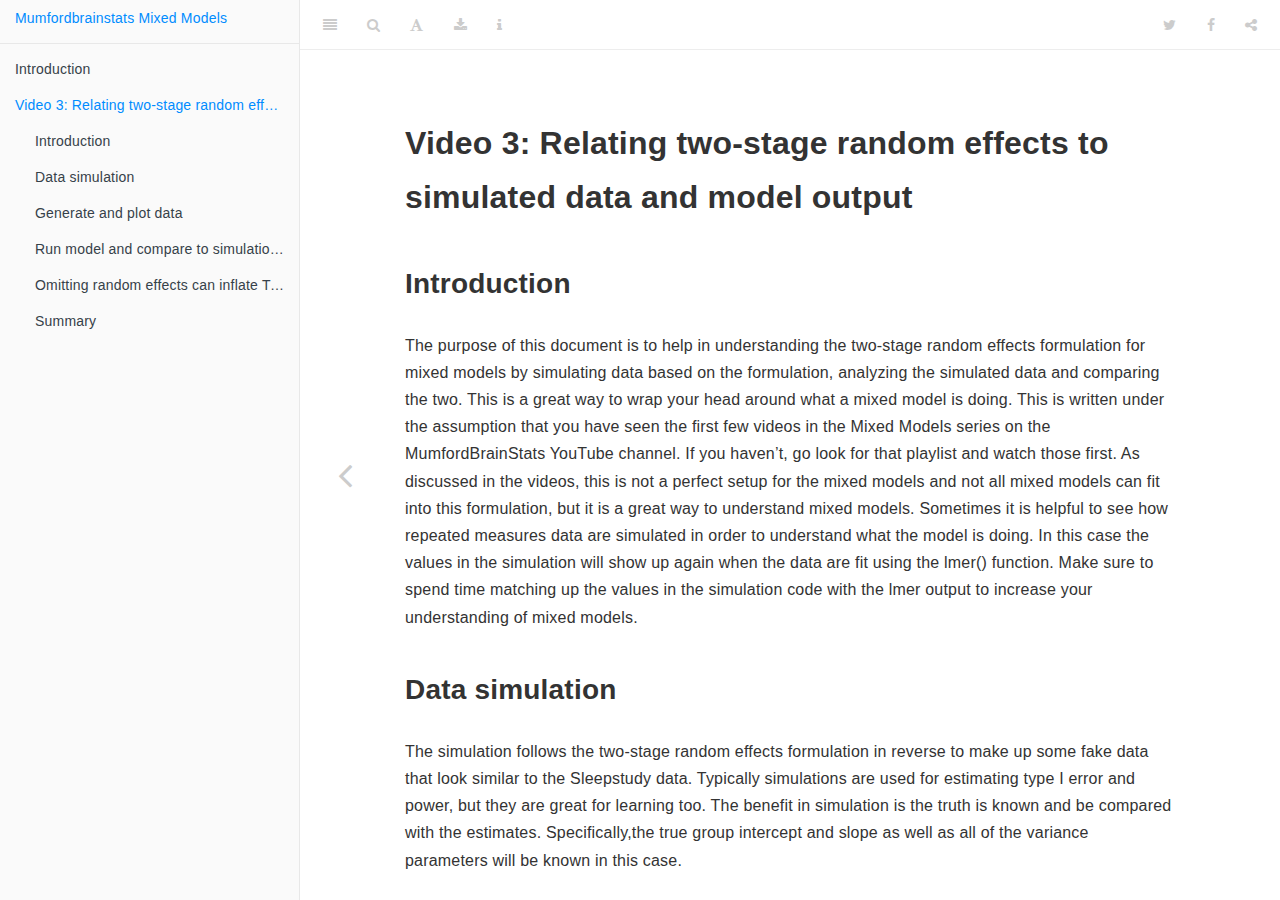
<file: docs/video-3-relating-two-stage-random-effects-to-simulated-data-and-model-output.html>
<!DOCTYPE html>
<html lang="" xml:lang="">
<head>

  <meta charset="utf-8" />
  <meta http-equiv="X-UA-Compatible" content="IE=edge" />
  <title>Video 3: Relating two-stage random effects to simulated data and model output | Mixed Models tutorials from MumfordBrainStats</title>
  <meta name="description" content="Video 3: Relating two-stage random effects to simulated data and model output | Mixed Models tutorials from MumfordBrainStats" />
  <meta name="generator" content="bookdown 0.17 and GitBook 2.6.7" />

  <meta property="og:title" content="Video 3: Relating two-stage random effects to simulated data and model output | Mixed Models tutorials from MumfordBrainStats" />
  <meta property="og:type" content="book" />
  
  
  
  

  <meta name="twitter:card" content="summary" />
  <meta name="twitter:title" content="Video 3: Relating two-stage random effects to simulated data and model output | Mixed Models tutorials from MumfordBrainStats" />
  
  
  

<meta name="author" content="Jeanette Mumford" />


<meta name="date" content="2020-01-31" />

  <meta name="viewport" content="width=device-width, initial-scale=1" />
  <meta name="apple-mobile-web-app-capable" content="yes" />
  <meta name="apple-mobile-web-app-status-bar-style" content="black" />
  
  
<link rel="prev" href="index.html"/>

<script src="libs/jquery-2.2.3/jquery.min.js"></script>
<link href="libs/gitbook-2.6.7/css/style.css" rel="stylesheet" />
<link href="libs/gitbook-2.6.7/css/plugin-table.css" rel="stylesheet" />
<link href="libs/gitbook-2.6.7/css/plugin-bookdown.css" rel="stylesheet" />
<link href="libs/gitbook-2.6.7/css/plugin-highlight.css" rel="stylesheet" />
<link href="libs/gitbook-2.6.7/css/plugin-search.css" rel="stylesheet" />
<link href="libs/gitbook-2.6.7/css/plugin-fontsettings.css" rel="stylesheet" />
<link href="libs/gitbook-2.6.7/css/plugin-clipboard.css" rel="stylesheet" />











<style type="text/css">
div.sourceCode { overflow-x: auto; }
table.sourceCode, tr.sourceCode, td.lineNumbers, td.sourceCode {
  margin: 0; padding: 0; vertical-align: baseline; border: none; }
table.sourceCode { width: 100%; line-height: 100%; }
td.lineNumbers { text-align: right; padding-right: 4px; padding-left: 4px; color: #aaaaaa; border-right: 1px solid #aaaaaa; }
td.sourceCode { padding-left: 5px; }
code > span.kw { color: #007020; font-weight: bold; } /* Keyword */
code > span.dt { color: #902000; } /* DataType */
code > span.dv { color: #40a070; } /* DecVal */
code > span.bn { color: #40a070; } /* BaseN */
code > span.fl { color: #40a070; } /* Float */
code > span.ch { color: #4070a0; } /* Char */
code > span.st { color: #4070a0; } /* String */
code > span.co { color: #60a0b0; font-style: italic; } /* Comment */
code > span.ot { color: #007020; } /* Other */
code > span.al { color: #ff0000; font-weight: bold; } /* Alert */
code > span.fu { color: #06287e; } /* Function */
code > span.er { color: #ff0000; font-weight: bold; } /* Error */
code > span.wa { color: #60a0b0; font-weight: bold; font-style: italic; } /* Warning */
code > span.cn { color: #880000; } /* Constant */
code > span.sc { color: #4070a0; } /* SpecialChar */
code > span.vs { color: #4070a0; } /* VerbatimString */
code > span.ss { color: #bb6688; } /* SpecialString */
code > span.im { } /* Import */
code > span.va { color: #19177c; } /* Variable */
code > span.cf { color: #007020; font-weight: bold; } /* ControlFlow */
code > span.op { color: #666666; } /* Operator */
code > span.bu { } /* BuiltIn */
code > span.ex { } /* Extension */
code > span.pp { color: #bc7a00; } /* Preprocessor */
code > span.at { color: #7d9029; } /* Attribute */
code > span.do { color: #ba2121; font-style: italic; } /* Documentation */
code > span.an { color: #60a0b0; font-weight: bold; font-style: italic; } /* Annotation */
code > span.cv { color: #60a0b0; font-weight: bold; font-style: italic; } /* CommentVar */
code > span.in { color: #60a0b0; font-weight: bold; font-style: italic; } /* Information */
</style>

<link rel="stylesheet" href="style.css" type="text/css" />
</head>

<body>



  <div class="book without-animation with-summary font-size-2 font-family-1" data-basepath=".">

    <div class="book-summary">
      <nav role="navigation">

<ul class="summary">
<li><a href="./">Mumfordbrainstats Mixed Models</a></li>

<li class="divider"></li>
<li class="chapter" data-level="" data-path="index.html"><a href="index.html"><i class="fa fa-check"></i>Introduction</a></li>
<li class="chapter" data-level="" data-path="video-3-relating-two-stage-random-effects-to-simulated-data-and-model-output.html"><a href="video-3-relating-two-stage-random-effects-to-simulated-data-and-model-output.html"><i class="fa fa-check"></i>Video 3: Relating two-stage random effects to simulated data and model output</a><ul>
<li class="chapter" data-level="" data-path="video-3-relating-two-stage-random-effects-to-simulated-data-and-model-output.html"><a href="video-3-relating-two-stage-random-effects-to-simulated-data-and-model-output.html#introduction-1"><i class="fa fa-check"></i>Introduction</a></li>
<li class="chapter" data-level="" data-path="video-3-relating-two-stage-random-effects-to-simulated-data-and-model-output.html"><a href="video-3-relating-two-stage-random-effects-to-simulated-data-and-model-output.html#data-simulation"><i class="fa fa-check"></i>Data simulation</a></li>
<li class="chapter" data-level="" data-path="video-3-relating-two-stage-random-effects-to-simulated-data-and-model-output.html"><a href="video-3-relating-two-stage-random-effects-to-simulated-data-and-model-output.html#generate-and-plot-data"><i class="fa fa-check"></i>Generate and plot data</a></li>
<li class="chapter" data-level="" data-path="video-3-relating-two-stage-random-effects-to-simulated-data-and-model-output.html"><a href="video-3-relating-two-stage-random-effects-to-simulated-data-and-model-output.html#run-model-and-compare-to-simulation-settings"><i class="fa fa-check"></i>Run model and compare to simulation settings</a></li>
<li class="chapter" data-level="" data-path="video-3-relating-two-stage-random-effects-to-simulated-data-and-model-output.html"><a href="video-3-relating-two-stage-random-effects-to-simulated-data-and-model-output.html#omitting-random-effects-can-inflate-type-i-error"><i class="fa fa-check"></i>Omitting random effects can inflate Type I error</a></li>
<li class="chapter" data-level="" data-path="video-3-relating-two-stage-random-effects-to-simulated-data-and-model-output.html"><a href="video-3-relating-two-stage-random-effects-to-simulated-data-and-model-output.html#summary"><i class="fa fa-check"></i>Summary</a></li>
</ul></li>
</ul>

      </nav>
    </div>

    <div class="book-body">
      <div class="body-inner">
        <div class="book-header" role="navigation">
          <h1>
            <i class="fa fa-circle-o-notch fa-spin"></i><a href="./">Mixed Models tutorials from MumfordBrainStats</a>
          </h1>
        </div>

        <div class="page-wrapper" tabindex="-1" role="main">
          <div class="page-inner">

            <section class="normal" id="section-">
<div id="video-3-relating-two-stage-random-effects-to-simulated-data-and-model-output" class="section level1 unnumbered">
<h1>Video 3: Relating two-stage random effects to simulated data and model output</h1>
<div id="introduction-1" class="section level2 unnumbered">
<h2>Introduction</h2>
<p>The purpose of this document is to help in understanding the two-stage random effects formulation for mixed models by simulating data based on the formulation, analyzing the simulated data and comparing the two. This is a great way to wrap your head around what a mixed model is doing. This is written under the assumption that you have seen the first few videos in the Mixed Models series on the MumfordBrainStats YouTube channel. If you haven’t, go look for that playlist and watch those first. As discussed in the videos, this is not a perfect setup for the mixed models and not all mixed models can fit into this formulation, but it is a great way to understand mixed models. Sometimes it is helpful to see how repeated measures data are simulated in order to understand what the model is doing. In this case the values in the simulation will show up again when the data are fit using the lmer() function. Make sure to spend time matching up the values in the simulation code with the lmer output to increase your understanding of mixed models.</p>
</div>
<div id="data-simulation" class="section level2 unnumbered">
<h2>Data simulation</h2>
<p>The simulation follows the two-stage random effects formulation in reverse to make up some fake data that look similar to the Sleepstudy data. Typically simulations are used for estimating type I error and power, but they are great for learning too. The benefit in simulation is the truth is known and be compared with the estimates. Specifically,the true group intercept and slope as well as all of the variance parameters will be known in this case.</p>
<div id="review-of-the-two-stage-formulation" class="section level4 unnumbered">
<h4>Review of the two-stage formulation</h4>
<p>Reviewing the two-stage formulation, recall the first stage of the model is <span class="math inline">\(Y_i = Z_i\beta_i + \epsilon_i, \epsilon_i\sim N(0, \sigma^2I_{n_i})\)</span>. In this case <span class="math inline">\(Y_i\)</span> contains the average reaction times for subject <span class="math inline">\(i\)</span> over 10 days, <span class="math inline">\(Z_i\)</span> is the design matrix with a column of 1s and a column for days (0-9), <span class="math inline">\(\beta_i\)</span> is the vector with the slope and intercept for subject <span class="math inline">\(i\)</span> and <span class="math inline">\(\sigma\)</span> is the within-subject variance. Notably, this variance is assumed to be the same for all subjects, as it does not have an <span class="math inline">\(i\)</span> subscript. Last, <span class="math inline">\(n_i\)</span>, the number of observations for subject <span class="math inline">\(i\)</span>, is assumed to be 10 for all subjects, so <span class="math inline">\(I_{n_i}\)</span> is a <span class="math inline">\(n_i\times n_i\)</span> identity matrix. Here’s an example using the first subject in the data set (<span class="math inline">\(i\)</span> would be 1),</p>
<p><span class="math display">\[\left[\begin{array}{c}
265 \\ 252 \\ 451 \\ 335 \\ 376 \\370 \\ 357 \\ 514 \\ 350 \\ 500 \end{array}\right] = \left[\begin{array}{cc}
1 &amp; 0 \\
1 &amp; 1 \\
1 &amp; 2 \\
1 &amp; 3 \\
1 &amp; 4 \\
1 &amp; 5 \\
1 &amp; 6 \\
1&amp; 7 \\
1 &amp; 8 \\
1 &amp; 9 \end{array}\right]\left[\begin{array}{c} \beta_{0, i} \\ \beta_{1, i}  \end{array}\right] + 
\left[\begin{array}{c}
\epsilon_1 \\
\epsilon_2 \\
\epsilon_3 \\
\epsilon_4 \\
\epsilon_5 \\
\epsilon_6 \\
\epsilon_7 \\
\epsilon_8 \\
\epsilon_9 \\
\epsilon_{10} 
\end{array}\right].\]</span></p>
<p>The second level is <span class="math inline">\(\beta_i = A_i\beta +b_i, b_i\sim N(0, G)\)</span>, which looks like <span class="math display">\[\left[\begin{array}{c}\beta_{0,i} \\ \beta_{1,i}\end{array}\right] =\left[\begin{array}{c}\beta_{0} \\ \beta_{1}\end{array}\right] + \left[\begin{array}{c}b_{0,i} \\ b_{1,i}\end{array}\right],\]</span> since the interest is in the average intercept and slope across subjects.</p>
</div>
<div id="data-simulation-based-on-two-stage-formulation" class="section level4 unnumbered">
<h4>Data simulation based on two-stage formulation</h4>
<p>To simulate the data, one goes through the two stages backwards, starting with stage 2. This setting assumes the random slope and intercept are independent, the intercept’s between-subject variance is <span class="math inline">\(24^2\)</span> and slope’s between-subject variance is <span class="math inline">\(10^2\)</span>, so <span class="math display">\[G=\left[\begin{array}{cc} 24^2 &amp; 0 \\ 0 &amp; 10^2 \end{array}\right].\]</span> Another way to think of this, since the slope and intercept are independent is: <span class="math inline">\(b_{0,i}\sim N(0, 24^2)\)</span> and <span class="math inline">\(b_{1,i}\sim N(0, 10^2)\)</span>. The true group intercept and slope are assumed to be 251 and 10, respectively, so subject-specific slopes and intercepts are generated using the multivariate normal distribution <span class="math display">\[N\left(\left[\begin{array}{c} 251 \\ 10 \end{array}\right], \left[\begin{array}{cc} 24^2 &amp; 0 \\ 0 &amp; 10^2 \end{array}\right]\right).\]</span></p>
<p>It may not always be the case that the slope and intercept are independent. For example, sometimes the steepness of the slope may depend upon on where the subject started (the intercept). If they are very slow on the task on day 0, they may not decline as much over the following days compared to a person who starts off really fast. In this case, the off-diagonal of <span class="math inline">\(G\)</span> would have a negative covariance value. In the interest of simplicity the independence assumption is used here, but the model fit will default to assuming they are correlated, which is fine. More on this to come.</p>
<p>To obtain the individual reaction times, the first stage is used based on the individual slope and intercept values that were generated with the multivariate Normal distribution above. Basically noise is added to that subject’s true regression line, with a variance of <span class="math inline">\(30^2\)</span> to yield the subject-specific reaction times. The simulated data are then complete and ready for analysis.</p>
<p>Read through the function and pay attention to where the betas, G and sigma are. Relate them to the equations above and later find their estimates in the lmer output! I’ve flagged the numbers to take note of with comments.</p>
<div class="sourceCode"><pre class="sourceCode r"><code class="sourceCode r"><span class="kw">library</span>(ggplot2)
<span class="kw">library</span>(lme4)
<span class="kw">library</span>(lmerTest)
<span class="kw">library</span>(MASS)

makeFakeSleepstudyData =<span class="st"> </span>function(nsub){
  time =<span class="st"> </span><span class="dv">0</span>:<span class="dv">9</span>
  rt =<span class="st"> </span><span class="kw">c</span>() <span class="co"># This will be filled in via the loop</span>
  time.all =<span class="st"> </span><span class="kw">rep</span>(time, nsub)
  subid.all =<span class="st"> </span><span class="kw">as.factor</span>(<span class="kw">rep</span>(<span class="dv">1</span>:nsub, <span class="dt">each =</span> <span class="kw">length</span>(time)))
  
  <span class="co"># Step 1:  Generate the beta_i&#39;s.  </span>
  G =<span class="st"> </span><span class="kw">matrix</span>(<span class="kw">c</span>(<span class="dv">24</span>^<span class="dv">2</span>, <span class="dv">0</span>, <span class="dv">0</span>, <span class="dv">10</span>^<span class="dv">2</span>), <span class="dt">nrow =</span> <span class="dv">2</span>)   ##!!! &lt;- REMEMBER THESE NUMBERS!!!!
  int.mean =<span class="st"> </span><span class="dv">251</span>  ##!!! &lt;- REMEMBER THESE NUMBERS TOO!!!!
  slope.mean =<span class="st"> </span><span class="dv">10</span>  ##!!! &lt;- REMEMBER THESE NUMBERS TOO!!!!
  sub.ints.slopes =<span class="st"> </span><span class="kw">mvrnorm</span>(nsub, <span class="kw">c</span>(int.mean, slope.mean), G)
  sub.ints =<span class="st"> </span>sub.ints.slopes[,<span class="dv">1</span>]
  time.slopes =<span class="st"> </span>sub.ints.slopes[,<span class="dv">2</span>]
  
  <span class="co"># Step 2:  Use the intercepts and slopes to generate RT data</span>
  sigma =<span class="st"> </span><span class="dv">30</span>      ##!!! &lt;- THIS IS THE LAST NUMBER TO REMEMBER!!!! (sorry for yelling)
  for (i in <span class="dv">1</span>:nsub){
    rt.vec =<span class="st"> </span>sub.ints[i] +<span class="st"> </span>time.slopes[i]*time +<span class="st"> </span><span class="kw">rnorm</span>(<span class="kw">length</span>(time), <span class="dt">sd =</span> sigma)
    rt =<span class="st"> </span><span class="kw">c</span>(rt, rt.vec)
  }
  
  dat =<span class="st"> </span><span class="kw">data.frame</span>(rt, time.all, subid.all)
  <span class="kw">return</span>(dat)
}</code></pre></div>
</div>
</div>
<div id="generate-and-plot-data" class="section level2">
<h2>Generate and plot data</h2>
<p>The following generates data for 16 subjects and plots them. This should look somewhat like the real sleepstudy data that were discussed in an earlier video.</p>
<div class="sourceCode"><pre class="sourceCode r"><code class="sourceCode r">dat =<span class="st"> </span><span class="kw">makeFakeSleepstudyData</span>(<span class="dv">16</span>)
<span class="kw">ggplot</span>(<span class="dt">data =</span> dat, <span class="kw">aes</span>(<span class="dt">x =</span> time.all, <span class="dt">y =</span> rt)) +
<span class="st">  </span><span class="kw">geom_line</span>() +<span class="st"> </span>
<span class="st">  </span><span class="kw">geom_point</span>() +
<span class="st">  </span><span class="kw">facet_wrap</span>(~subid.all)</code></pre></div>
<p><img src="1_video3_2_level_illustration_files/figure-html/unnamed-chunk-3-1.png" width="672" /></p>
</div>
<div id="run-model-and-compare-to-simulation-settings" class="section level2 unnumbered">
<h2>Run model and compare to simulation settings</h2>
<p>Below is the appropriate model, which includes a random slope an intercept as well as a correlation between the two. To compare with the simulation values, first focus on the “Random Effects” section. This is where to find the between-subject variances for the slope and intercept as well as an estimate of the correlation between the two. The within-subject variance is also in this part of the output. Be generous when comparing these estimates with the truth since only 16 subjects with 10 observations each went into the analysis and the estimates are likely noisy. Recall from the <span class="math inline">\(G\)</span> matrix above that the between subject variance for the intercept was set to <span class="math inline">\(24^2\)</span>, the between subject variance for the slope was <span class="math inline">\(10^2\)</span> and the correlation between the two was 0. The variances roughly match the estimates, specifically 26.19<span class="math inline">\(^2\)</span> and 9.77<span class="math inline">\(^2\)</span>. The correlation is estimated at -0.33. Later the topic of testing and simplifying random effects structures will be covered. Last, the within-subject variance was set to 30 in the simulations and is the Residual entry (last row) in the Random Effects section, 28.42<span class="math inline">\(^2\)</span>.</p>
<p>Moving on to the fixed effects column, our simulated intercept and slope values were 251 and 10, respectively. The estimates are pretty close: 253.56 and 16.59. Also take note of the degrees of freedom column. Why only 15? This actually makes a lot of sense when thinking about the two stage model. In the first stage a separate slope and intercept are estimated for each subject and then the second stage averages these. With 16 estimates, the degrees of freedom for an average would be 15, so this makes sense. Always report and ask others to report degrees of freedom, because it is a quick way to sense whether their random effects structure may have not been correct. More on this below.</p>
<div class="sourceCode"><pre class="sourceCode r"><code class="sourceCode r"><span class="kw">summary</span>(<span class="kw">lmer</span>(rt~time.all +<span class="st"> </span>(<span class="dv">1</span>+time.all |subid.all), dat))</code></pre></div>
<pre><code>## Linear mixed model fit by REML. t-tests use Satterthwaite&#39;s method [
## lmerModLmerTest]
## Formula: rt ~ time.all + (1 + time.all | subid.all)
##    Data: dat
## 
## REML criterion at convergence: 1588.5
## 
## Scaled residuals: 
##      Min       1Q   Median       3Q      Max 
## -2.43358 -0.64266  0.03094  0.72321  2.18928 
## 
## Random effects:
##  Groups    Name        Variance Std.Dev. Corr 
##  subid.all (Intercept) 685.73   26.186        
##            time.all     95.49    9.772   -0.33
##  Residual              807.84   28.423        
## Number of obs: 160, groups:  subid.all, 16
## 
## Fixed effects:
##             Estimate Std. Error      df t value Pr(&gt;|t|)    
## (Intercept)  253.559      7.765  15.000  32.653 2.38e-15 ***
## time.all      16.594      2.565  15.000   6.469 1.06e-05 ***
## ---
## Signif. codes:  0 &#39;***&#39; 0.001 &#39;**&#39; 0.01 &#39;*&#39; 0.05 &#39;.&#39; 0.1 &#39; &#39; 1
## 
## Correlation of Fixed Effects:
##          (Intr)
## time.all -0.405</code></pre>
</div>
<div id="omitting-random-effects-can-inflate-type-i-error" class="section level2 unnumbered">
<h2>Omitting random effects can inflate Type I error</h2>
<p>Omitting the random slope often a very bad idea. Generally, all within-subject variables that are continuous should be included as random effects unless there are convergence issues because there aren’t enough data to estimate them. Definitely check out this paper by <a href="https://www.sciencedirect.com/science/article/pii/S0749596X17300013">Matusheck and others</a> as well as my <a href="https://www.youtube.com/watch?v=pDNEgcl0YhI">video</a> to learn about simplifying the random effects structure. Below the random slope is omitted and the biggest impact is on the degrees of freedom, which are quite large now! Of course this results in a much smaller p-value. Generally there is a risk of inflated type I errors when omitting a random effect. It is best to start with a fully specified random effects structure and simplify if need be. This is why it is a good idea to report degrees of freedom and make sure they are reported when reviewing manuscripts.</p>
<div class="sourceCode"><pre class="sourceCode r"><code class="sourceCode r">bad.model =<span class="st"> </span><span class="kw">lmer</span>(rt~time.all +<span class="st"> </span>(<span class="dv">1</span> |subid.all), dat)
<span class="kw">summary</span>(bad.model)  </code></pre></div>
<pre><code>## Linear mixed model fit by REML. t-tests use Satterthwaite&#39;s method [
## lmerModLmerTest]
## Formula: rt ~ time.all + (1 | subid.all)
##    Data: dat
## 
## REML criterion at convergence: 1666.7
## 
## Scaled residuals: 
##      Min       1Q   Median       3Q      Max 
## -2.53803 -0.64128 -0.00096  0.67704  2.71143 
## 
## Random effects:
##  Groups    Name        Variance Std.Dev.
##  subid.all (Intercept) 1771     42.08   
##  Residual              1634     40.42   
## Number of obs: 160, groups:  subid.all, 16
## 
## Fixed effects:
##             Estimate Std. Error      df t value Pr(&gt;|t|)    
## (Intercept)  253.559     12.082  21.768   20.99 6.23e-16 ***
## time.all      16.594      1.113 143.000   14.91  &lt; 2e-16 ***
## ---
## Signif. codes:  0 &#39;***&#39; 0.001 &#39;**&#39; 0.01 &#39;*&#39; 0.05 &#39;.&#39; 0.1 &#39; &#39; 1
## 
## Correlation of Fixed Effects:
##          (Intr)
## time.all -0.414</code></pre>
</div>
<div id="summary" class="section level2 unnumbered">
<h2>Summary</h2>
<p>The goal of this document was to shed some light on the two stage random effects structure to aid in understanding the output of lmer. In addition, the importance of including random effects was shown. Omitting random effects can greatly inflate the Type I error. If you have question about this document, please post to the MumfordBrainStats Facebook page.</p>

</div>
</div>
            </section>

          </div>
        </div>
      </div>
<a href="index.html" class="navigation navigation-prev navigation-unique" aria-label="Previous page"><i class="fa fa-angle-left"></i></a>

    </div>
  </div>
<script src="libs/gitbook-2.6.7/js/app.min.js"></script>
<script src="libs/gitbook-2.6.7/js/lunr.js"></script>
<script src="libs/gitbook-2.6.7/js/clipboard.min.js"></script>
<script src="libs/gitbook-2.6.7/js/plugin-search.js"></script>
<script src="libs/gitbook-2.6.7/js/plugin-sharing.js"></script>
<script src="libs/gitbook-2.6.7/js/plugin-fontsettings.js"></script>
<script src="libs/gitbook-2.6.7/js/plugin-bookdown.js"></script>
<script src="libs/gitbook-2.6.7/js/jquery.highlight.js"></script>
<script src="libs/gitbook-2.6.7/js/plugin-clipboard.js"></script>
<script>
gitbook.require(["gitbook"], function(gitbook) {
gitbook.start({
"sharing": {
"github": false,
"facebook": true,
"twitter": true,
"linkedin": false,
"weibo": false,
"instapaper": false,
"vk": false,
"all": ["facebook", "twitter", "linkedin", "weibo", "instapaper"]
},
"fontsettings": {
"theme": "white",
"family": "sans",
"size": 2
},
"edit": {
"link": null,
"text": null
},
"history": {
"link": null,
"text": null
},
"view": {
"link": null,
"text": null
},
"download": ["MixedModelsTutorials.pdf", "MixedModelsTutorials.epub"],
"toc": {
"collapse": "subsection"
}
});
});
</script>

<!-- dynamically load mathjax for compatibility with self-contained -->
<script>
  (function () {
    var script = document.createElement("script");
    script.type = "text/javascript";
    var src = "";
    if (src === "" || src === "true") src = "https://mathjax.rstudio.com/latest/MathJax.js?config=TeX-MML-AM_CHTML";
    if (location.protocol !== "file:")
      if (/^https?:/.test(src))
        src = src.replace(/^https?:/, '');
    script.src = src;
    document.getElementsByTagName("head")[0].appendChild(script);
  })();
</script>
</body>

</html>
</file>
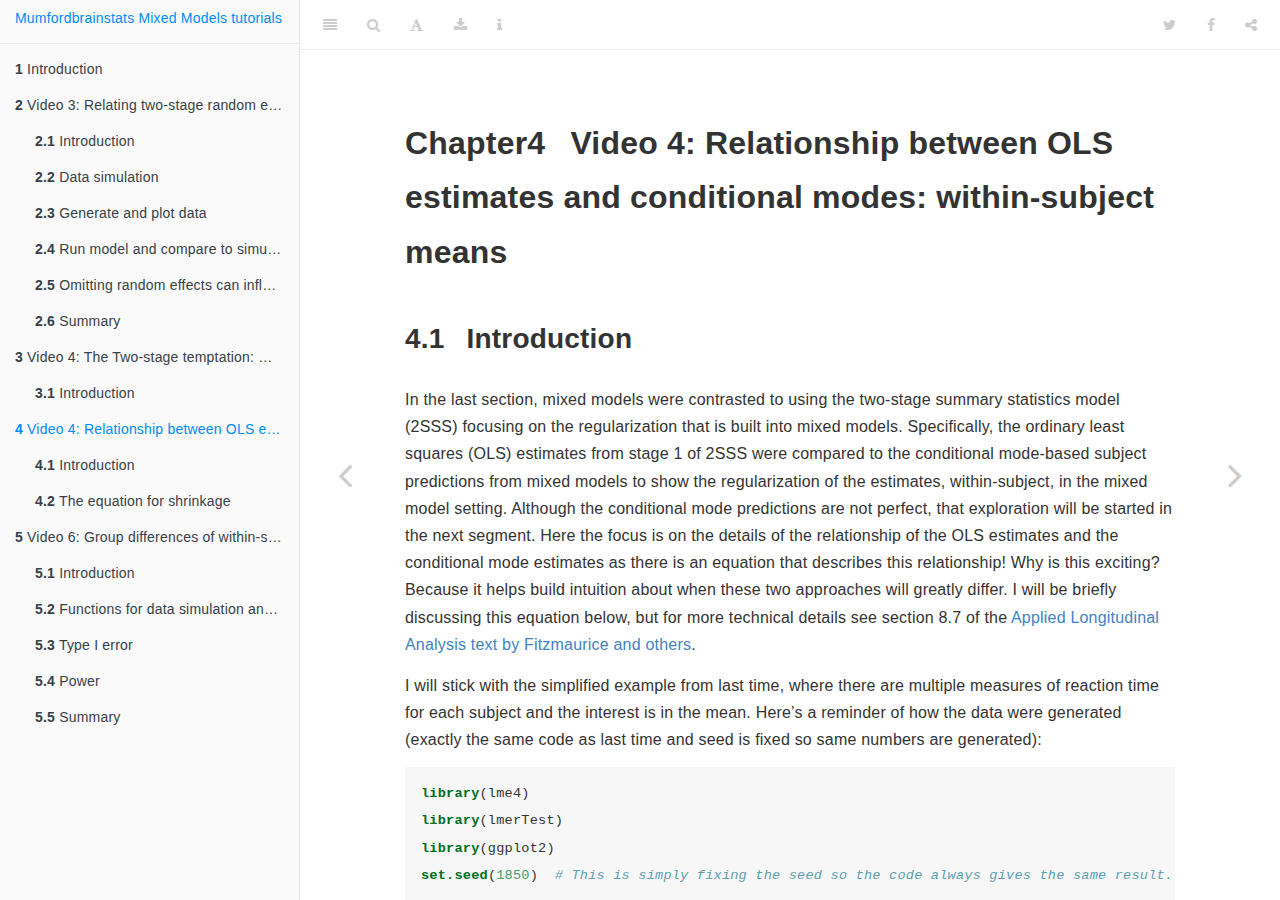
<file: docs/video-4-relationship-between-ols-estimates-and-conditional-modes-within-subject-means.html>
<!DOCTYPE html>
<html lang="" xml:lang="">
<head>

  <meta charset="utf-8" />
  <meta http-equiv="X-UA-Compatible" content="IE=edge" />
  <title>Chapter4 Video 4: Relationship between OLS estimates and conditional modes: within-subject means | Tutorial from mixed models YouTube series</title>
  <meta name="description" content="I’ll write a description here later" />
  <meta name="generator" content="bookdown 0.17 and GitBook 2.6.7" />

  <meta property="og:title" content="Chapter4 Video 4: Relationship between OLS estimates and conditional modes: within-subject means | Tutorial from mixed models YouTube series" />
  <meta property="og:type" content="book" />
  
  
  <meta property="og:description" content="I’ll write a description here later" />
  

  <meta name="twitter:card" content="summary" />
  <meta name="twitter:title" content="Chapter4 Video 4: Relationship between OLS estimates and conditional modes: within-subject means | Tutorial from mixed models YouTube series" />
  
  <meta name="twitter:description" content="I’ll write a description here later" />
  

<meta name="author" content="Jeanette Mumford" />


<meta name="date" content="2020-01-30" />

  <meta name="viewport" content="width=device-width, initial-scale=1" />
  <meta name="apple-mobile-web-app-capable" content="yes" />
  <meta name="apple-mobile-web-app-status-bar-style" content="black" />
  
  
<link rel="prev" href="video-4-the-two-stage-temptation-why-dont-we-just-use-the-summary-statistics-approach.html"/>
<link rel="next" href="video-6-group-differences-of-within-subject-averages-how-do-modeling-approaches-compare-with-unequal-groups-and-unequal-observations-within-subject.html"/>
<script src="libs/jquery-2.2.3/jquery.min.js"></script>
<link href="libs/gitbook-2.6.7/css/style.css" rel="stylesheet" />
<link href="libs/gitbook-2.6.7/css/plugin-table.css" rel="stylesheet" />
<link href="libs/gitbook-2.6.7/css/plugin-bookdown.css" rel="stylesheet" />
<link href="libs/gitbook-2.6.7/css/plugin-highlight.css" rel="stylesheet" />
<link href="libs/gitbook-2.6.7/css/plugin-search.css" rel="stylesheet" />
<link href="libs/gitbook-2.6.7/css/plugin-fontsettings.css" rel="stylesheet" />
<link href="libs/gitbook-2.6.7/css/plugin-clipboard.css" rel="stylesheet" />











<style type="text/css">
div.sourceCode { overflow-x: auto; }
table.sourceCode, tr.sourceCode, td.lineNumbers, td.sourceCode {
  margin: 0; padding: 0; vertical-align: baseline; border: none; }
table.sourceCode { width: 100%; line-height: 100%; }
td.lineNumbers { text-align: right; padding-right: 4px; padding-left: 4px; color: #aaaaaa; border-right: 1px solid #aaaaaa; }
td.sourceCode { padding-left: 5px; }
code > span.kw { color: #007020; font-weight: bold; } /* Keyword */
code > span.dt { color: #902000; } /* DataType */
code > span.dv { color: #40a070; } /* DecVal */
code > span.bn { color: #40a070; } /* BaseN */
code > span.fl { color: #40a070; } /* Float */
code > span.ch { color: #4070a0; } /* Char */
code > span.st { color: #4070a0; } /* String */
code > span.co { color: #60a0b0; font-style: italic; } /* Comment */
code > span.ot { color: #007020; } /* Other */
code > span.al { color: #ff0000; font-weight: bold; } /* Alert */
code > span.fu { color: #06287e; } /* Function */
code > span.er { color: #ff0000; font-weight: bold; } /* Error */
code > span.wa { color: #60a0b0; font-weight: bold; font-style: italic; } /* Warning */
code > span.cn { color: #880000; } /* Constant */
code > span.sc { color: #4070a0; } /* SpecialChar */
code > span.vs { color: #4070a0; } /* VerbatimString */
code > span.ss { color: #bb6688; } /* SpecialString */
code > span.im { } /* Import */
code > span.va { color: #19177c; } /* Variable */
code > span.cf { color: #007020; font-weight: bold; } /* ControlFlow */
code > span.op { color: #666666; } /* Operator */
code > span.bu { } /* BuiltIn */
code > span.ex { } /* Extension */
code > span.pp { color: #bc7a00; } /* Preprocessor */
code > span.at { color: #7d9029; } /* Attribute */
code > span.do { color: #ba2121; font-style: italic; } /* Documentation */
code > span.an { color: #60a0b0; font-weight: bold; font-style: italic; } /* Annotation */
code > span.cv { color: #60a0b0; font-weight: bold; font-style: italic; } /* CommentVar */
code > span.in { color: #60a0b0; font-weight: bold; font-style: italic; } /* Information */
</style>

<link rel="stylesheet" href="style.css" type="text/css" />
</head>

<body>



  <div class="book without-animation with-summary font-size-2 font-family-1" data-basepath=".">

    <div class="book-summary">
      <nav role="navigation">

<ul class="summary">
<li><a href="./">Mumfordbrainstats Mixed Models tutorials</a></li>

<li class="divider"></li>
<li class="chapter" data-level="1" data-path="index.html"><a href="index.html"><i class="fa fa-check"></i><b>1</b> Introduction</a></li>
<li class="chapter" data-level="2" data-path="video-3-relating-two-stage-random-effects-to-simulated-data-and-model-output.html"><a href="video-3-relating-two-stage-random-effects-to-simulated-data-and-model-output.html"><i class="fa fa-check"></i><b>2</b> Video 3: Relating two-stage random effects to simulated data and model output</a><ul>
<li class="chapter" data-level="2.1" data-path="video-3-relating-two-stage-random-effects-to-simulated-data-and-model-output.html"><a href="video-3-relating-two-stage-random-effects-to-simulated-data-and-model-output.html#introduction-1"><i class="fa fa-check"></i><b>2.1</b> Introduction</a></li>
<li class="chapter" data-level="2.2" data-path="video-3-relating-two-stage-random-effects-to-simulated-data-and-model-output.html"><a href="video-3-relating-two-stage-random-effects-to-simulated-data-and-model-output.html#data-simulation"><i class="fa fa-check"></i><b>2.2</b> Data simulation</a></li>
<li class="chapter" data-level="2.3" data-path="video-3-relating-two-stage-random-effects-to-simulated-data-and-model-output.html"><a href="video-3-relating-two-stage-random-effects-to-simulated-data-and-model-output.html#generate-and-plot-data"><i class="fa fa-check"></i><b>2.3</b> Generate and plot data</a></li>
<li class="chapter" data-level="2.4" data-path="video-3-relating-two-stage-random-effects-to-simulated-data-and-model-output.html"><a href="video-3-relating-two-stage-random-effects-to-simulated-data-and-model-output.html#run-model-and-compare-to-simulation-settings"><i class="fa fa-check"></i><b>2.4</b> Run model and compare to simulation settings</a></li>
<li class="chapter" data-level="2.5" data-path="video-3-relating-two-stage-random-effects-to-simulated-data-and-model-output.html"><a href="video-3-relating-two-stage-random-effects-to-simulated-data-and-model-output.html#omitting-random-effects-can-inflate-type-i-error"><i class="fa fa-check"></i><b>2.5</b> Omitting random effects can inflate Type I error</a></li>
<li class="chapter" data-level="2.6" data-path="video-3-relating-two-stage-random-effects-to-simulated-data-and-model-output.html"><a href="video-3-relating-two-stage-random-effects-to-simulated-data-and-model-output.html#summary"><i class="fa fa-check"></i><b>2.6</b> Summary</a></li>
</ul></li>
<li class="chapter" data-level="3" data-path="video-4-the-two-stage-temptation-why-dont-we-just-use-the-summary-statistics-approach.html"><a href="video-4-the-two-stage-temptation-why-dont-we-just-use-the-summary-statistics-approach.html"><i class="fa fa-check"></i><b>3</b> Video 4: The Two-stage temptation: Why don’’t we just use the summary statistics approach??</a><ul>
<li class="chapter" data-level="3.1" data-path="video-4-the-two-stage-temptation-why-dont-we-just-use-the-summary-statistics-approach.html"><a href="video-4-the-two-stage-temptation-why-dont-we-just-use-the-summary-statistics-approach.html#introduction-2"><i class="fa fa-check"></i><b>3.1</b> Introduction</a><ul>
<li class="chapter" data-level="3.1.1" data-path="video-4-the-two-stage-temptation-why-dont-we-just-use-the-summary-statistics-approach.html"><a href="video-4-the-two-stage-temptation-why-dont-we-just-use-the-summary-statistics-approach.html#simulated-data"><i class="fa fa-check"></i><b>3.1.1</b> Simulated data</a></li>
<li class="chapter" data-level="3.1.2" data-path="video-4-the-two-stage-temptation-why-dont-we-just-use-the-summary-statistics-approach.html"><a href="video-4-the-two-stage-temptation-why-dont-we-just-use-the-summary-statistics-approach.html#stage-summary-statistics-approach-compared-to-predicted-subject-effects-from-lmer"><i class="fa fa-check"></i><b>3.1.2</b> 2-stage summary statistics approach compared to predicted subject effects from lmer</a></li>
<li class="chapter" data-level="3.1.3" data-path="video-4-the-two-stage-temptation-why-dont-we-just-use-the-summary-statistics-approach.html"><a href="video-4-the-two-stage-temptation-why-dont-we-just-use-the-summary-statistics-approach.html#ols-versus-conditional-modes"><i class="fa fa-check"></i><b>3.1.3</b> OLS versus conditional modes</a></li>
<li class="chapter" data-level="3.1.4" data-path="video-4-the-two-stage-temptation-why-dont-we-just-use-the-summary-statistics-approach.html"><a href="video-4-the-two-stage-temptation-why-dont-we-just-use-the-summary-statistics-approach.html#summary-and-whats-next"><i class="fa fa-check"></i><b>3.1.4</b> Summary and what’s next</a></li>
</ul></li>
</ul></li>
<li class="chapter" data-level="4" data-path="video-4-relationship-between-ols-estimates-and-conditional-modes-within-subject-means.html"><a href="video-4-relationship-between-ols-estimates-and-conditional-modes-within-subject-means.html"><i class="fa fa-check"></i><b>4</b> Video 4: Relationship between OLS estimates and conditional modes: within-subject means</a><ul>
<li class="chapter" data-level="4.1" data-path="video-4-relationship-between-ols-estimates-and-conditional-modes-within-subject-means.html"><a href="video-4-relationship-between-ols-estimates-and-conditional-modes-within-subject-means.html#introduction-3"><i class="fa fa-check"></i><b>4.1</b> Introduction</a></li>
<li class="chapter" data-level="4.2" data-path="video-4-relationship-between-ols-estimates-and-conditional-modes-within-subject-means.html"><a href="video-4-relationship-between-ols-estimates-and-conditional-modes-within-subject-means.html#the-equation-for-shrinkage"><i class="fa fa-check"></i><b>4.2</b> The equation for shrinkage</a><ul>
<li class="chapter" data-level="4.2.1" data-path="video-4-relationship-between-ols-estimates-and-conditional-modes-within-subject-means.html"><a href="video-4-relationship-between-ols-estimates-and-conditional-modes-within-subject-means.html#verifying-coef.lmer-is-following-the-equation"><i class="fa fa-check"></i><b>4.2.1</b> Verifying coef.lmer is following the equation</a></li>
</ul></li>
</ul></li>
<li class="chapter" data-level="5" data-path="video-6-group-differences-of-within-subject-averages-how-do-modeling-approaches-compare-with-unequal-groups-and-unequal-observations-within-subject.html"><a href="video-6-group-differences-of-within-subject-averages-how-do-modeling-approaches-compare-with-unequal-groups-and-unequal-observations-within-subject.html"><i class="fa fa-check"></i><b>5</b> Video 6: Group differences of within-subject averages: How do modeling approaches compare with unequal groups and unequal observations within-subject?</a><ul>
<li class="chapter" data-level="5.1" data-path="video-6-group-differences-of-within-subject-averages-how-do-modeling-approaches-compare-with-unequal-groups-and-unequal-observations-within-subject.html"><a href="video-6-group-differences-of-within-subject-averages-how-do-modeling-approaches-compare-with-unequal-groups-and-unequal-observations-within-subject.html#introduction-4"><i class="fa fa-check"></i><b>5.1</b> Introduction</a></li>
<li class="chapter" data-level="5.2" data-path="video-6-group-differences-of-within-subject-averages-how-do-modeling-approaches-compare-with-unequal-groups-and-unequal-observations-within-subject.html"><a href="video-6-group-differences-of-within-subject-averages-how-do-modeling-approaches-compare-with-unequal-groups-and-unequal-observations-within-subject.html#functions-for-data-simulation-and-analyses"><i class="fa fa-check"></i><b>5.2</b> Functions for data simulation and analyses</a></li>
<li class="chapter" data-level="5.3" data-path="video-6-group-differences-of-within-subject-averages-how-do-modeling-approaches-compare-with-unequal-groups-and-unequal-observations-within-subject.html"><a href="video-6-group-differences-of-within-subject-averages-how-do-modeling-approaches-compare-with-unequal-groups-and-unequal-observations-within-subject.html#type-i-error"><i class="fa fa-check"></i><b>5.3</b> Type I error</a></li>
<li class="chapter" data-level="5.4" data-path="video-6-group-differences-of-within-subject-averages-how-do-modeling-approaches-compare-with-unequal-groups-and-unequal-observations-within-subject.html"><a href="video-6-group-differences-of-within-subject-averages-how-do-modeling-approaches-compare-with-unequal-groups-and-unequal-observations-within-subject.html#power"><i class="fa fa-check"></i><b>5.4</b> Power</a></li>
<li class="chapter" data-level="5.5" data-path="video-6-group-differences-of-within-subject-averages-how-do-modeling-approaches-compare-with-unequal-groups-and-unequal-observations-within-subject.html"><a href="video-6-group-differences-of-within-subject-averages-how-do-modeling-approaches-compare-with-unequal-groups-and-unequal-observations-within-subject.html#summary-1"><i class="fa fa-check"></i><b>5.5</b> Summary</a></li>
</ul></li>
</ul>

      </nav>
    </div>

    <div class="book-body">
      <div class="body-inner">
        <div class="book-header" role="navigation">
          <h1>
            <i class="fa fa-circle-o-notch fa-spin"></i><a href="./">Tutorial from mixed models YouTube series</a>
          </h1>
        </div>

        <div class="page-wrapper" tabindex="-1" role="main">
          <div class="page-inner">

            <section class="normal" id="section-">
<div id="video-4-relationship-between-ols-estimates-and-conditional-modes-within-subject-means" class="section level1">
<h1><span class="header-section-number">Chapter4</span> Video 4: Relationship between OLS estimates and conditional modes: within-subject means</h1>
<div id="introduction-3" class="section level2">
<h2><span class="header-section-number">4.1</span> Introduction</h2>
<p>In the last section, mixed models were contrasted to using the two-stage summary statistics model (2SSS) focusing on the regularization that is built into mixed models. Specifically, the ordinary least squares (OLS) estimates from stage 1 of 2SSS were compared to the conditional mode-based subject predictions from mixed models to show the regularization of the estimates, within-subject, in the mixed model setting. Although the conditional mode predictions are not perfect, that exploration will be started in the next segment. Here the focus is on the details of the relationship of the OLS estimates and the conditional mode estimates as there is an equation that describes this relationship! Why is this exciting? Because it helps build intuition about when these two approaches will greatly differ. I will be briefly discussing this equation below, but for more technical details see section 8.7 of the <a href="https://www.amazon.com/Applied-Longitudinal-Analysis-Garrett-Fitzmaurice/dp/0470380276">Applied Longitudinal Analysis text by Fitzmaurice and others</a>.</p>
<p>I will stick with the simplified example from last time, where there are multiple measures of reaction time for each subject and the interest is in the mean. Here’s a reminder of how the data were generated (exactly the same code as last time and seed is fixed so same numbers are generated):</p>
<div class="sourceCode"><pre class="sourceCode r"><code class="sourceCode r"><span class="kw">library</span>(lme4)
<span class="kw">library</span>(lmerTest)
<span class="kw">library</span>(ggplot2)
<span class="kw">set.seed</span>(<span class="dv">1850</span>)  <span class="co"># This is simply fixing the seed so the code always gives the same result.  Obviously omit this if you are running new simulations</span>

<span class="co"># Simulate true subject-specific means:</span>
nsub =<span class="st"> </span><span class="dv">10</span>
btwn.sub.sd =<span class="st"> </span><span class="dv">10</span>
<span class="co">#within-subject means</span>
win.means =<span class="st"> </span><span class="kw">rnorm</span>(nsub, <span class="dt">mean =</span> <span class="dv">250</span>, <span class="dt">sd =</span> btwn.sub.sd)

<span class="co"># Simualte data for each subject by wiggling around their means</span>
win.sub.sd =<span class="st"> </span><span class="dv">20</span>
<span class="co"># The following indicates how many data per subject, the first 5 only have 5 observations.</span>
n.per.sub =<span class="st"> </span><span class="kw">rep</span>(<span class="dv">50</span>, nsub)
n.per.sub[<span class="dv">1</span>:<span class="dv">5</span>] =<span class="st"> </span><span class="dv">5</span>
rt =<span class="st"> </span><span class="kw">c</span>()
subid =<span class="st"> </span><span class="kw">c</span>()
for (i in <span class="dv">1</span>:nsub){
  rt.loop =<span class="st"> </span><span class="kw">rnorm</span>(n.per.sub[i], win.means[i], <span class="dt">sd =</span> win.sub.sd)
  rt =<span class="st"> </span><span class="kw">c</span>(rt, rt.loop)
  subid =<span class="st"> </span><span class="kw">c</span>(subid, <span class="kw">rep</span>(i, n.per.sub[i]))
}
dat =<span class="st"> </span><span class="kw">data.frame</span>(subid, rt)</code></pre></div>
</div>
<div id="the-equation-for-shrinkage" class="section level2">
<h2><span class="header-section-number">4.2</span> The equation for shrinkage</h2>
<p>As a reminder, the formula for the mixed model is: <span class="math display">\[Y_i = X_i\beta + A_ib_i + \epsilon_i. \]</span> With the data setup for this section, <span class="math inline">\(Y_i\)</span> is a vector of reaction times for subject <span class="math inline">\(i\)</span>, <span class="math inline">\(X_i = Z_iA_i\)</span> simplifies to <span class="math inline">\(Z_i\)</span>, since we are only estimating an average over subjects. Since we are also only estimating a within-subject average, <span class="math inline">\(Z_i\)</span> is simply a column of 1s with length <span class="math inline">\(N_i\)</span>, the number of observations for subject <span class="math inline">\(i\)</span>. The random effect, <span class="math inline">\(b_i\)</span>, is of length 1 since only a random intercept in necessary. Specifically, <span class="math inline">\(b_i\sim N(0, G)\)</span>, where <span class="math inline">\(G\)</span> is a scalar, and <span class="math inline">\(\epsilon_i\)</span> describes the within-subject variability, <span class="math inline">\(\epsilon_i \sim N(0, \sigma^2I_{N_i})\)</span>. If needed, review the more detailed explanation of these matrices and vectors from previous lessons.</p>
<p>The following are what we need to focus on and I quickly relate the parameters to the output of the code below, which is repeated code from the last lesson.</p>
<ul>
<li><span class="math inline">\(\hat\beta\)</span>: The fixed effects (group) estimate of the mean from the mixed model. This is the estimated group intercept, 253.88 below.</li>
<li><span class="math inline">\(\hat\beta_i\)</span>: The conditional mode, predicted value for subject <span class="math inline">\(i\)</span> from the mixed model. These values are stored in the mmcm vector created with the coef function below.</li>
<li><span class="math inline">\(\hat\beta_i^{OLS}\)</span>: The OLS-based estimate from stage 1 of 2SSS, <span class="math inline">\(Y_i = Z_i\beta_i^{OLS} + \gamma_i.\)</span> These are stored in the stage1.est vector below.</li>
<li><span class="math inline">\(N_i\)</span>: the number of data points for subject <span class="math inline">\(i\)</span>. For now this is 5 for the first 5 subjects and 50 for the second 5 subjects.</li>
<li><span class="math inline">\(G\)</span> and <span class="math inline">\(\sigma^2\)</span>: Between-subject variance/covariance matrix and within-subject variance. In this case we’ll work with the estimates which are <span class="math inline">\(G=6.309^2\)</span> and <span class="math inline">\(\sigma^2 = 20.577^2\)</span> and stored in vcov.vals. Find them in the mixed model output below.</li>
</ul>
<div class="sourceCode"><pre class="sourceCode r"><code class="sourceCode r"><span class="co"># Stage 1</span>
stage1.est =<span class="st"> </span><span class="kw">rep</span>(<span class="ot">NA</span>, nsub)
for (i in <span class="dv">1</span>:nsub){
  <span class="co"># Estimating the mean RT via linear regression</span>
  mod.loop =<span class="st"> </span><span class="kw">lm</span>(rt ~<span class="st"> </span><span class="dv">1</span>, dat[dat$subid==i,])
  stage1.est[i] =<span class="st"> </span>mod.loop$coef[<span class="dv">1</span>]
}
mod.lmer =<span class="st"> </span><span class="kw">lmer</span>(rt ~<span class="st"> </span><span class="dv">1</span> +<span class="st"> </span>(<span class="dv">1</span>|subid), dat)
<span class="kw">summary</span>(mod.lmer)</code></pre></div>
<pre><code>## Linear mixed model fit by REML. t-tests use Satterthwaite&#39;s method [
## lmerModLmerTest]
## Formula: rt ~ 1 + (1 | subid)
##    Data: dat
## 
## REML criterion at convergence: 2449.6
## 
## Scaled residuals: 
##      Min       1Q   Median       3Q      Max 
## -2.54753 -0.69671  0.02651  0.72996  2.80661 
## 
## Random effects:
##  Groups   Name        Variance Std.Dev.
##  subid    (Intercept)  39.81    6.309  
##  Residual             423.42   20.577  
## Number of obs: 275, groups:  subid, 10
## 
## Fixed effects:
##             Estimate Std. Error      df t value Pr(&gt;|t|)    
## (Intercept)  253.885      2.638   6.206   96.25 4.35e-11 ***
## ---
## Signif. codes:  0 &#39;***&#39; 0.001 &#39;**&#39; 0.01 &#39;*&#39; 0.05 &#39;.&#39; 0.1 &#39; &#39; 1</code></pre>
<div class="sourceCode"><pre class="sourceCode r"><code class="sourceCode r">mmcm =<span class="st"> </span><span class="kw">coef</span>(mod.lmer)$subid[, <span class="dv">1</span>]
vcov.vals =<span class="st"> </span><span class="kw">as.data.frame</span>(<span class="kw">VarCorr</span>(mod.lmer)) <span class="co">#random effects values</span>
beta.hat =<span class="st"> </span><span class="kw">summary</span>(mod.lmer)$coefficients[<span class="dv">1</span>]</code></pre></div>
<p>If one is interested in the derivation of the relationship between <span class="math inline">\(\hat\beta_i\)</span> and <span class="math inline">\(\hat\beta_i^{OLS}\)</span>, see section 8.7 of the <a href="https://www.amazon.com/Applied-Longitudinal-Analysis-Garrett-Fitzmaurice/dp/0470380276">Applied Longitudinal Analysis text by Fitzmaurice and others</a>. The end result is: <span class="math display">\[\hat\beta_i = W_i\hat\beta_i^{OLS}+(I_q-W_i)A_i\hat\beta,\]</span> where <span class="math inline">\(q\)</span> is the dimension of G and <span class="math display">\[W_i= G\{G+\sigma^2(Z_i&#39;Z_i)^{-1}\}^{-1}.\]</span> Before tackling what <span class="math inline">\(W_i\)</span> is, exactly, focus on the general structure of the relationship assuming <span class="math inline">\(A_i\)</span> is the identity matrix (more on ths in a future lesson). If the weight, <span class="math inline">\(W_i\)</span>, is very small, then what counts the most toward the estimate of <span class="math inline">\(\hat\beta_i\)</span> is the fixed effects estimate of <span class="math inline">\(\beta\)</span>. From the last lesson you might suspect that <span class="math inline">\(W_i\)</span> will be small when a subject has less data, since that’s when more regularization was present. On the other hand, if <span class="math inline">\(W_i\)</span> is very large, the conditional mode-based estimate from the mixed model will look very similar to the within-subject estimate from the first stage of 2SSS, which is what we saw for the subjects who had more data in the last lesson.</p>
<p>Let’s test that theory by deriving <span class="math inline">\(W_i\)</span> for our specific model. Recall <span class="math inline">\(Z_i\)</span> is just a column of 1s of length <span class="math inline">\(N_i\)</span>, so <span class="math inline">\((Z_i&#39;Z_i)^{-1} = 1/N_i\)</span> and <span class="math inline">\(G\)</span> is just a scalar (between-subject variance of the mean), so we have: <span class="math display">\[W_i  = \frac{G}{G+\sigma^2/N_i}=\frac{6.31^2}{6.31^2+20.58^2/N_i}.\]</span></p>
<p>Now it is crystal clear that our suspicions from the last lesson are true: for small <span class="math inline">\(N_i\)</span> the overall weight will be small, favoring <span class="math inline">\(\hat\beta\)</span> and if <span class="math inline">\(N_i\)</span> is large, the overall weight will be large, favoring <span class="math inline">\(\hat\beta^{OLS}_i\)</span>. Here’s a plot of the weight as a function of <span class="math inline">\(N_i\)</span></p>
<div class="sourceCode"><pre class="sourceCode r"><code class="sourceCode r">Ni.plot =<span class="st"> </span><span class="dv">1</span>:<span class="dv">50</span>
Wi.plot =<span class="st"> </span>vcov.vals[<span class="dv">1</span>,<span class="dv">4</span>]/(vcov.vals[<span class="dv">1</span>,<span class="dv">4</span>] +<span class="st"> </span>vcov.vals[<span class="dv">2</span>,<span class="dv">4</span>]/Ni.plot)
datplot =<span class="st"> </span><span class="kw">data.frame</span>(Ni.plot, Wi.plot)
<span class="kw">ggplot</span>(datplot, <span class="kw">aes</span>(<span class="dt">x=</span>Ni.plot, <span class="dt">y =</span>Wi.plot)) +<span class="st"> </span><span class="kw">geom_point</span>() +<span class="kw">labs</span>(<span class="dt">y=</span><span class="kw">expression</span>(W[i]), <span class="dt">x =</span> <span class="kw">expression</span>(N[i]))</code></pre></div>
<p><img src="3_video5_win_sub_mns_vs_cond_modes_files/figure-html/unnamed-chunk-5-1.png" width="480" style="display: block; margin: auto;" /></p>
<p>Granted things will be more difficult if the model has a slope and an intercept (when G is a matrix) and when between-subject variables are included (<span class="math inline">\(A_i\)</span> will not be the identity), but we will deal with that later.</p>
<div id="verifying-coef.lmer-is-following-the-equation" class="section level3">
<h3><span class="header-section-number">4.2.1</span> Verifying coef.lmer is following the equation</h3>
<p>Although it is satisfying to find this equation it is only fully satisfying if that is what lmer is doing when we ask for the conditional modes. The following verifies this for each subject.</p>
<div class="sourceCode"><pre class="sourceCode r"><code class="sourceCode r">Wi =<span class="st"> </span>vcov.vals[<span class="dv">1</span>,<span class="dv">4</span>]/(vcov.vals[<span class="dv">1</span>,<span class="dv">4</span>] +<span class="st"> </span>vcov.vals[<span class="dv">2</span>,<span class="dv">4</span>]/n.per.sub)  <span class="co"># See first code chunk for n.per.sub</span>
cond.mode.est =<span class="st"> </span>Wi*stage1.est +<span class="st"> </span>(<span class="dv">1</span>-Wi)*beta.hat

<span class="co"># Stack my estimates on top of lmer&#39;s conditional model estimates</span>
<span class="kw">rbind</span>(cond.mode.est, mmcm)                     </code></pre></div>
<pre><code>##                   [,1]     [,2]     [,3]    [,4]     [,5]     [,6]     [,7]
## cond.mode.est 256.9017 251.9737 247.7054 251.652 250.0628 260.2288 248.4464
## mmcm          256.9017 251.9737 247.7054 251.652 250.0628 260.2288 248.4464
##                   [,8]     [,9]    [,10]
## cond.mode.est 256.1146 261.2941 254.4678
## mmcm          256.1146 261.2941 254.4678</code></pre>
<p>Satisfying, isn’t it?</p>
<p>What do you think will happen if the within-subject variance is smaller, which is more typical? Will the weights vary as much? No need to re-simulate data, just plug in values for <span class="math inline">\(G\)</span> and <span class="math inline">\(\sigma^2\)</span> and plot the weights as shown below.</p>
<div class="sourceCode"><pre class="sourceCode r"><code class="sourceCode r"><span class="co"># Large within-subject variance with respect to between-subject variance (go bold or go home)</span>
Ni.plot =<span class="st"> </span><span class="kw">seq</span>(<span class="dv">1</span>, <span class="dv">50</span>, <span class="dv">5</span>)

Wi.plot.large.within =<span class="st"> </span><span class="dv">1</span>/(<span class="dv">1</span> +<span class="st"> </span><span class="dv">100</span>/Ni.plot)

<span class="co"># Large between-subject variance with respect to within-subject variance</span>
Wi.plot.large.between =<span class="st"> </span><span class="dv">100</span>/(<span class="dv">100</span> +<span class="st"> </span><span class="dv">1</span>/Ni.plot)

Wi.all =<span class="st"> </span><span class="kw">c</span>(Wi.plot.large.within, Wi.plot.large.between)
Setting =<span class="st"> </span><span class="kw">rep</span>(<span class="kw">c</span>(<span class="st">&quot;Large within-subject&quot;</span>, <span class="st">&quot;Large between-subject&quot;</span>), <span class="dt">each =</span> <span class="kw">length</span>(Ni.plot))
Ni.all =<span class="st"> </span><span class="kw">c</span>(Ni.plot, Ni.plot)
datplot2 =<span class="st"> </span><span class="kw">data.frame</span> (Wi.all, Ni.all, Setting)
cbPalette &lt;-<span class="st"> </span><span class="kw">c</span>(<span class="st">&quot;#E69F00&quot;</span>, <span class="st">&quot;#56B4E9&quot;</span>, <span class="st">&quot;#009E73&quot;</span>, <span class="st">&quot;#F0E442&quot;</span>, <span class="st">&quot;#0072B2&quot;</span>, <span class="st">&quot;#D55E00&quot;</span>, <span class="st">&quot;#CC79A7&quot;</span>,<span class="st">&quot;#999999&quot;</span>)

<span class="kw">ggplot</span>(datplot2, <span class="kw">aes</span>(<span class="dt">x=</span>Ni.all, <span class="dt">y =</span>Wi.all, <span class="dt">color =</span> Setting)) +<span class="st"> </span><span class="kw">geom_point</span>() +<span class="kw">labs</span>(<span class="dt">y=</span><span class="kw">expression</span>(W[i]), <span class="dt">x =</span> <span class="kw">expression</span>(N[i]))+<span class="st"> </span><span class="kw">scale_colour_manual</span>(<span class="dt">values=</span>cbPalette)</code></pre></div>
<p><img src="3_video5_win_sub_mns_vs_cond_modes_files/figure-html/unnamed-chunk-7-1.png" width="480" style="display: block; margin: auto;" /></p>
<p>The settings in the above were pretty dramatic, but do show the 2SSS approach will likely be very similar to the mixed model result if the between-subject variance is large with respect to the size of the within-subject variance. Further, the weights will vary most across subjects if the sample sizes vary wildly. I would like to highly encourage the reader to run the above code with more settings to see how the weights change.</p>
<p>In the next section we will study the group results in more detail, but where the goal isn’t a single group mean, but the difference in means between two groups. Does the 2SSS still work okay is most situations? What if one group has generally less data per subject than the other group? Can that cause false positives or reduced power in the mixed model result? What if we use the conditional modes in an analysis? Does that work okay? All of these questions will be addressed in the next section.</p>

</div>
</div>
</div>
            </section>

          </div>
        </div>
      </div>
<a href="video-4-the-two-stage-temptation-why-dont-we-just-use-the-summary-statistics-approach.html" class="navigation navigation-prev " aria-label="Previous page"><i class="fa fa-angle-left"></i></a>
<a href="video-6-group-differences-of-within-subject-averages-how-do-modeling-approaches-compare-with-unequal-groups-and-unequal-observations-within-subject.html" class="navigation navigation-next " aria-label="Next page"><i class="fa fa-angle-right"></i></a>
    </div>
  </div>
<script src="libs/gitbook-2.6.7/js/app.min.js"></script>
<script src="libs/gitbook-2.6.7/js/lunr.js"></script>
<script src="libs/gitbook-2.6.7/js/clipboard.min.js"></script>
<script src="libs/gitbook-2.6.7/js/plugin-search.js"></script>
<script src="libs/gitbook-2.6.7/js/plugin-sharing.js"></script>
<script src="libs/gitbook-2.6.7/js/plugin-fontsettings.js"></script>
<script src="libs/gitbook-2.6.7/js/plugin-bookdown.js"></script>
<script src="libs/gitbook-2.6.7/js/jquery.highlight.js"></script>
<script src="libs/gitbook-2.6.7/js/plugin-clipboard.js"></script>
<script>
gitbook.require(["gitbook"], function(gitbook) {
gitbook.start({
"sharing": {
"github": false,
"facebook": true,
"twitter": true,
"linkedin": false,
"weibo": false,
"instapaper": false,
"vk": false,
"all": ["facebook", "twitter", "linkedin", "weibo", "instapaper"]
},
"fontsettings": {
"theme": "white",
"family": "sans",
"size": 2
},
"edit": {
"link": null,
"text": null
},
"history": {
"link": null,
"text": null
},
"view": {
"link": null,
"text": null
},
"download": ["MixedModelsTutorials.pdf", "MixedModelsTutorials.epub"],
"toc": {
"collapse": "subsection"
}
});
});
</script>

<!-- dynamically load mathjax for compatibility with self-contained -->
<script>
  (function () {
    var script = document.createElement("script");
    script.type = "text/javascript";
    var src = "";
    if (src === "" || src === "true") src = "https://mathjax.rstudio.com/latest/MathJax.js?config=TeX-MML-AM_CHTML";
    if (location.protocol !== "file:")
      if (/^https?:/.test(src))
        src = src.replace(/^https?:/, '');
    script.src = src;
    document.getElementsByTagName("head")[0].appendChild(script);
  })();
</script>
</body>

</html>
</file>
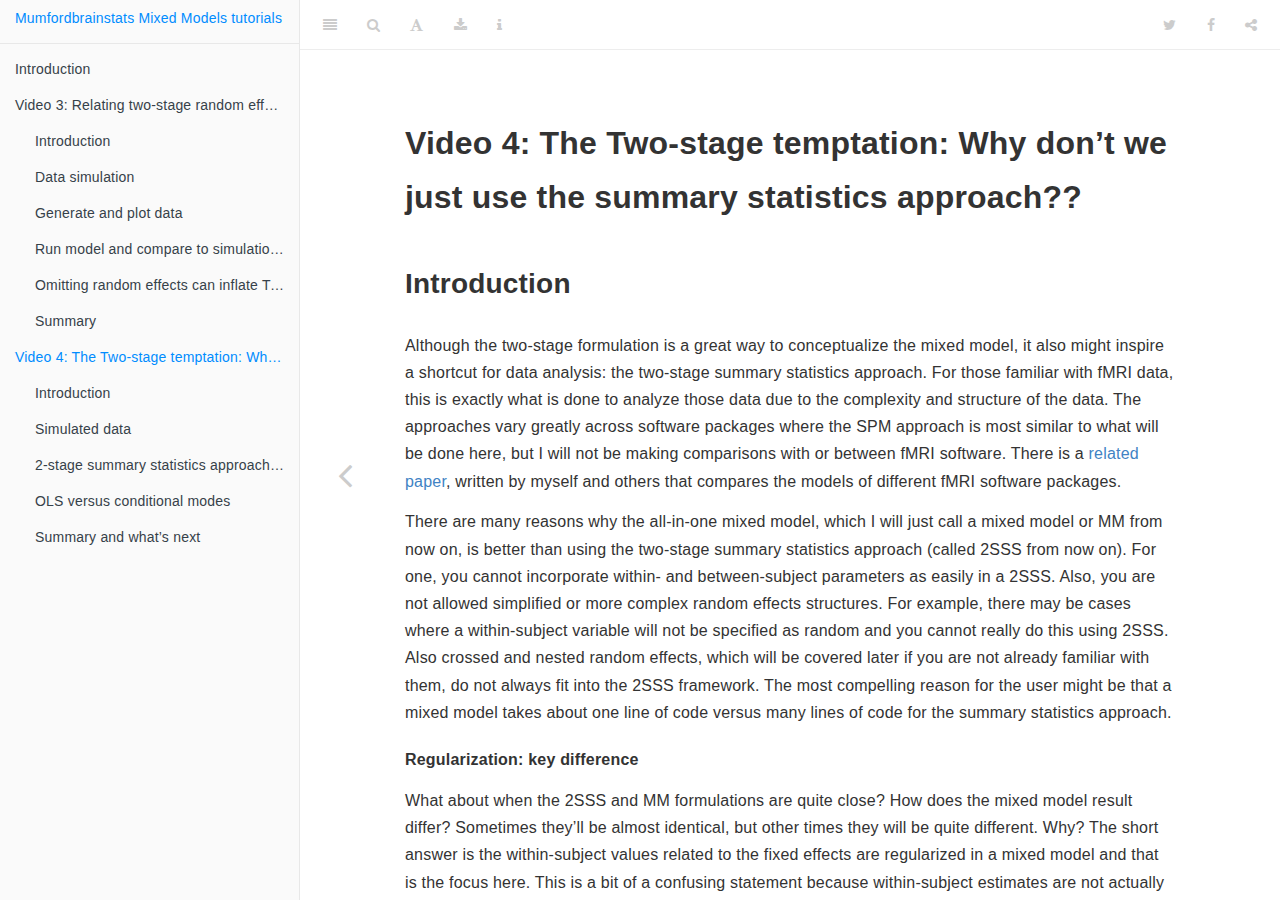
<file: docs/video-4-the-two-stage-temptation-why-dont-we-just-use-the-summary-statistics-approach.html>
<!DOCTYPE html>
<html lang="" xml:lang="">
<head>

  <meta charset="utf-8" />
  <meta http-equiv="X-UA-Compatible" content="IE=edge" />
  <title>Video 4: The Two-stage temptation: Why don’t we just use the summary statistics approach?? | Tutorial from mixed models YouTube series</title>
  <meta name="description" content="Video 4: The Two-stage temptation: Why don’t we just use the summary statistics approach?? | Tutorial from mixed models YouTube series" />
  <meta name="generator" content="bookdown 0.17 and GitBook 2.6.7" />

  <meta property="og:title" content="Video 4: The Two-stage temptation: Why don’t we just use the summary statistics approach?? | Tutorial from mixed models YouTube series" />
  <meta property="og:type" content="book" />
  
  
  
  

  <meta name="twitter:card" content="summary" />
  <meta name="twitter:title" content="Video 4: The Two-stage temptation: Why don’t we just use the summary statistics approach?? | Tutorial from mixed models YouTube series" />
  
  
  

<meta name="author" content="Jeanette Mumford" />


<meta name="date" content="2020-01-31" />

  <meta name="viewport" content="width=device-width, initial-scale=1" />
  <meta name="apple-mobile-web-app-capable" content="yes" />
  <meta name="apple-mobile-web-app-status-bar-style" content="black" />
  
  
<link rel="prev" href="video-3-relating-two-stage-random-effects-to-simulated-data-and-model-output.html"/>

<script src="libs/jquery-2.2.3/jquery.min.js"></script>
<link href="libs/gitbook-2.6.7/css/style.css" rel="stylesheet" />
<link href="libs/gitbook-2.6.7/css/plugin-table.css" rel="stylesheet" />
<link href="libs/gitbook-2.6.7/css/plugin-bookdown.css" rel="stylesheet" />
<link href="libs/gitbook-2.6.7/css/plugin-highlight.css" rel="stylesheet" />
<link href="libs/gitbook-2.6.7/css/plugin-search.css" rel="stylesheet" />
<link href="libs/gitbook-2.6.7/css/plugin-fontsettings.css" rel="stylesheet" />
<link href="libs/gitbook-2.6.7/css/plugin-clipboard.css" rel="stylesheet" />











<style type="text/css">
div.sourceCode { overflow-x: auto; }
table.sourceCode, tr.sourceCode, td.lineNumbers, td.sourceCode {
  margin: 0; padding: 0; vertical-align: baseline; border: none; }
table.sourceCode { width: 100%; line-height: 100%; }
td.lineNumbers { text-align: right; padding-right: 4px; padding-left: 4px; color: #aaaaaa; border-right: 1px solid #aaaaaa; }
td.sourceCode { padding-left: 5px; }
code > span.kw { color: #007020; font-weight: bold; } /* Keyword */
code > span.dt { color: #902000; } /* DataType */
code > span.dv { color: #40a070; } /* DecVal */
code > span.bn { color: #40a070; } /* BaseN */
code > span.fl { color: #40a070; } /* Float */
code > span.ch { color: #4070a0; } /* Char */
code > span.st { color: #4070a0; } /* String */
code > span.co { color: #60a0b0; font-style: italic; } /* Comment */
code > span.ot { color: #007020; } /* Other */
code > span.al { color: #ff0000; font-weight: bold; } /* Alert */
code > span.fu { color: #06287e; } /* Function */
code > span.er { color: #ff0000; font-weight: bold; } /* Error */
code > span.wa { color: #60a0b0; font-weight: bold; font-style: italic; } /* Warning */
code > span.cn { color: #880000; } /* Constant */
code > span.sc { color: #4070a0; } /* SpecialChar */
code > span.vs { color: #4070a0; } /* VerbatimString */
code > span.ss { color: #bb6688; } /* SpecialString */
code > span.im { } /* Import */
code > span.va { color: #19177c; } /* Variable */
code > span.cf { color: #007020; font-weight: bold; } /* ControlFlow */
code > span.op { color: #666666; } /* Operator */
code > span.bu { } /* BuiltIn */
code > span.ex { } /* Extension */
code > span.pp { color: #bc7a00; } /* Preprocessor */
code > span.at { color: #7d9029; } /* Attribute */
code > span.do { color: #ba2121; font-style: italic; } /* Documentation */
code > span.an { color: #60a0b0; font-weight: bold; font-style: italic; } /* Annotation */
code > span.cv { color: #60a0b0; font-weight: bold; font-style: italic; } /* CommentVar */
code > span.in { color: #60a0b0; font-weight: bold; font-style: italic; } /* Information */
</style>

<link rel="stylesheet" href="style.css" type="text/css" />
</head>

<body>



  <div class="book without-animation with-summary font-size-2 font-family-1" data-basepath=".">

    <div class="book-summary">
      <nav role="navigation">

<ul class="summary">
<li><a href="./">Mumfordbrainstats Mixed Models tutorials</a></li>

<li class="divider"></li>
<li class="chapter" data-level="" data-path="index.html"><a href="index.html"><i class="fa fa-check"></i>Introduction</a></li>
<li class="chapter" data-level="" data-path="video-3-relating-two-stage-random-effects-to-simulated-data-and-model-output.html"><a href="video-3-relating-two-stage-random-effects-to-simulated-data-and-model-output.html"><i class="fa fa-check"></i>Video 3: Relating two-stage random effects to simulated data and model output</a><ul>
<li class="chapter" data-level="" data-path="video-3-relating-two-stage-random-effects-to-simulated-data-and-model-output.html"><a href="video-3-relating-two-stage-random-effects-to-simulated-data-and-model-output.html#introduction-1"><i class="fa fa-check"></i>Introduction</a></li>
<li class="chapter" data-level="" data-path="video-3-relating-two-stage-random-effects-to-simulated-data-and-model-output.html"><a href="video-3-relating-two-stage-random-effects-to-simulated-data-and-model-output.html#data-simulation"><i class="fa fa-check"></i>Data simulation</a></li>
<li class="chapter" data-level="" data-path="video-3-relating-two-stage-random-effects-to-simulated-data-and-model-output.html"><a href="video-3-relating-two-stage-random-effects-to-simulated-data-and-model-output.html#generate-and-plot-data"><i class="fa fa-check"></i>Generate and plot data</a></li>
<li class="chapter" data-level="" data-path="video-3-relating-two-stage-random-effects-to-simulated-data-and-model-output.html"><a href="video-3-relating-two-stage-random-effects-to-simulated-data-and-model-output.html#run-model-and-compare-to-simulation-settings"><i class="fa fa-check"></i>Run model and compare to simulation settings</a></li>
<li class="chapter" data-level="" data-path="video-3-relating-two-stage-random-effects-to-simulated-data-and-model-output.html"><a href="video-3-relating-two-stage-random-effects-to-simulated-data-and-model-output.html#omitting-random-effects-can-inflate-type-i-error"><i class="fa fa-check"></i>Omitting random effects can inflate Type I error</a></li>
<li class="chapter" data-level="" data-path="video-3-relating-two-stage-random-effects-to-simulated-data-and-model-output.html"><a href="video-3-relating-two-stage-random-effects-to-simulated-data-and-model-output.html#summary"><i class="fa fa-check"></i>Summary</a></li>
</ul></li>
<li class="chapter" data-level="" data-path="video-4-the-two-stage-temptation-why-dont-we-just-use-the-summary-statistics-approach.html"><a href="video-4-the-two-stage-temptation-why-dont-we-just-use-the-summary-statistics-approach.html"><i class="fa fa-check"></i>Video 4: The Two-stage temptation: Why don’t we just use the summary statistics approach??</a><ul>
<li class="chapter" data-level="" data-path="video-4-the-two-stage-temptation-why-dont-we-just-use-the-summary-statistics-approach.html"><a href="video-4-the-two-stage-temptation-why-dont-we-just-use-the-summary-statistics-approach.html#introduction-2"><i class="fa fa-check"></i>Introduction</a></li>
<li class="chapter" data-level="" data-path="video-4-the-two-stage-temptation-why-dont-we-just-use-the-summary-statistics-approach.html"><a href="video-4-the-two-stage-temptation-why-dont-we-just-use-the-summary-statistics-approach.html#simulated-data"><i class="fa fa-check"></i>Simulated data</a></li>
<li class="chapter" data-level="" data-path="video-4-the-two-stage-temptation-why-dont-we-just-use-the-summary-statistics-approach.html"><a href="video-4-the-two-stage-temptation-why-dont-we-just-use-the-summary-statistics-approach.html#stage-summary-statistics-approach-compared-to-predicted-subject-effects-from-lmer"><i class="fa fa-check"></i>2-stage summary statistics approach compared to predicted subject effects from lmer</a></li>
<li class="chapter" data-level="" data-path="video-4-the-two-stage-temptation-why-dont-we-just-use-the-summary-statistics-approach.html"><a href="video-4-the-two-stage-temptation-why-dont-we-just-use-the-summary-statistics-approach.html#ols-versus-conditional-modes"><i class="fa fa-check"></i>OLS versus conditional modes</a></li>
<li class="chapter" data-level="" data-path="video-4-the-two-stage-temptation-why-dont-we-just-use-the-summary-statistics-approach.html"><a href="video-4-the-two-stage-temptation-why-dont-we-just-use-the-summary-statistics-approach.html#summary-and-whats-next"><i class="fa fa-check"></i>Summary and what’s next</a></li>
</ul></li>
</ul>

      </nav>
    </div>

    <div class="book-body">
      <div class="body-inner">
        <div class="book-header" role="navigation">
          <h1>
            <i class="fa fa-circle-o-notch fa-spin"></i><a href="./">Tutorial from mixed models YouTube series</a>
          </h1>
        </div>

        <div class="page-wrapper" tabindex="-1" role="main">
          <div class="page-inner">

            <section class="normal" id="section-">
<div id="video-4-the-two-stage-temptation-why-dont-we-just-use-the-summary-statistics-approach" class="section level1">
<h1>Video 4: The Two-stage temptation: Why don’t we just use the summary statistics approach??</h1>
<div id="introduction-2" class="section level2">
<h2>Introduction</h2>
<p>Although the two-stage formulation is a great way to conceptualize the mixed model, it also might inspire a shortcut for data analysis: the two-stage summary statistics approach. For those familiar with fMRI data, this is exactly what is done to analyze those data due to the complexity and structure of the data. The approaches vary greatly across software packages where the SPM approach is most similar to what will be done here, but I will not be making comparisons with or between fMRI software. There is a <a href="https://www.ncbi.nlm.nih.gov/pubmed/19463958">related paper</a>, written by myself and others that compares the models of different fMRI software packages.</p>
<p>There are many reasons why the all-in-one mixed model, which I will just call a mixed model or MM from now on, is better than using the two-stage summary statistics approach (called 2SSS from now on). For one, you cannot incorporate within- and between-subject parameters as easily in a 2SSS. Also, you are not allowed simplified or more complex random effects structures. For example, there may be cases where a within-subject variable will not be specified as random and you cannot really do this using 2SSS. Also crossed and nested random effects, which will be covered later if you are not already familiar with them, do not always fit into the 2SSS framework. The most compelling reason for the user might be that a mixed model takes about one line of code versus many lines of code for the summary statistics approach.</p>
<div id="regularization-key-difference" class="section level5">
<h5>Regularization: key difference</h5>
<p>What about when the 2SSS and MM formulations are quite close? How does the mixed model result differ? Sometimes they’ll be almost identical, but other times they will be quite different. Why? The short answer is the within-subject values related to the fixed effects are regularized in a mixed model and that is the focus here. This is a bit of a confusing statement because within-subject estimates are not actually estimated! Assume we are working with the sleepstudy data, which would include a within- and between-subject variability. Recall the mixed model equation, <span class="math display">\[Y_i = X_i\beta + Z_ib_i + \epsilon_i,\]</span> where <span class="math inline">\(Y_i\)</span> is the dependent variable for subject <span class="math inline">\(i\)</span>, <span class="math inline">\(X_i\)</span> is the design matrix for the fixed effects (see earlier document for more detail), <span class="math inline">\(\beta\)</span> is the <em>group</em> parameter vector, <span class="math inline">\(Z_i\)</span> is a matrix for the random effects, <span class="math inline">\(b_i\)</span> are the random effects describing between-subject variability, and <span class="math inline">\(\epsilon_i\)</span> is describes the within-subject variability. There are not any within-subject parameters estimated in this model. The term, <span class="math inline">\(b_i\)</span> is a random variable that describes the between-subject distribution, <span class="math inline">\(b_i \sim N(0, G)\)</span>. Importantly, the <span class="math inline">\(b_i\)</span> are not estimated, but the corresponding covariance of the <span class="math inline">\(b_i\)</span>, <span class="math inline">\(G\)</span>, is estimated and serves as the between-subject variability estimate. See previous lessons for more details. Although the subject specific estimates are not estimated, the subjects with less data will contribute less to the estimate of the group parameter, <span class="math inline">\(\beta\)</span>. Much, much more exploration will be done on this topic as time goes on.</p>
<p>For now I would like to illustrate what the regularization looks like for means, but there isn’t a perfect way to illustrate it. Typically the regularization is shown by comparing within-subject estimates to predicted within-subject estimates from the mixed model, based on values called BLUPS or best linear unbiased predictors. Some are not fans of this term, so I will simply refer to these as conditional modes, following the notation used by Douglas Bates, the author of the lme4 library. As stated in a draft of his book, “it is an appealing acronym, I don’t find the term particularly instructive (what is a ‘linear unbiased predictor’ and in what context are these the ‘best’?) and prefer the term conditional mode.” (book can be found <a href="http://webcom.upmf-grenoble.fr/LIP/Perso/DMuller/M2R/R_et_Mixed/documents/Bates-book.pdf">here</a> at the time of this writing). The reason why this isn’t the perfect way of illustrating regularization is because it doesn’t perfectly reflect how the regularization ends up impacting the group-level results. That will be the focus in the future, but now the goal is to understand that there is regularization happening.</p>
<p>The specific goal of the simulations below is to understand the impact of regularization by looking at estimates based on within-subject averages from the first stage of 2SSS and the conditional modes from mixed models. The first level estimates from 2SSS will be referred to as OLS (Ordinary Least Squares) estimates or <span class="math inline">\(\hat\beta_i^{OLS}\)</span> and the conditional modes will be called just that or referred to as <span class="math inline">\(\hat\beta_i\)</span>.</p>
</div>
<div id="what-is-a-conditional-mode" class="section level5">
<h5>What is a conditional mode?</h5>
<p>In an effort to keep equations at a minimum, I will explain conditional model conceptually. For more information I recommend looking at the Bates book I linked to above or the textbook, <a href="https://www.amazon.com/Applied-Longitudinal-Analysis-Garrett-Fitzmaurice/dp/0470380276">“Applied Longitudinal Analysis” by Fitzmaurice, Laird and Ware</a>. To understand the difficulty of this problem, remind yourself that typically when we have a random variable that follows a distribution, say <span class="math inline">\(X \sim N(\mu, \sigma^2)\)</span>, we focus on the estimation of <span class="math inline">\(\mu\)</span> and <span class="math inline">\(\sigma^2\)</span>. Asking what value <span class="math inline">\(X\)</span> is doesn’t even make much sense, since it is a a random variable. What can be done is to use the mode of the distribution as a prediction of <span class="math inline">\(X\)</span>, which is where the “mode” in “conditional mode” comes from. The conditioning part is somewhat simple. The mixed model equation above describes the distribution of <span class="math inline">\(Y_i\)</span> but we want the distribution of <span class="math inline">\(b_i\)</span> for a specific subject, <span class="math inline">\(i\)</span>. To get at this, the distribution of the random effects conditional on the <em>data</em>, <span class="math inline">\(Y\)</span>, is used. The part of this process that is very different from when we estimate things, is that <em>estimated</em> parameters (within-subject variance, between-subject covariance and fixed effects) are substituted in place of the truth in the distributions in order to derive these modes instead of the true values because they are unknown. This introduces an additional source of variability. The take-away is simply, again, the within-subject estimates are not estimated by default in a mixed model but we can predict them using conditional modes. These predictions can be quite noisy because they rely on estimates of parameters in order to specify the conditional distribution.</p>
<p>Next, some fake data will be generated and used to estimate some conditional modes and start building intuition about the regularization in mixed models. Fake data are used for the convenience of knowing the truth.</p>
</div>
</div>
<div id="simulated-data" class="section level2">
<h2>Simulated data</h2>
<p>The simulated data consist of 10 subjects where 5 have 50 observations and 5 only have 5 observations from some type of behavioral experiment measuring reaction time. As in the last lesson, the two-stage random effects formulation will be used to simulate the data.</p>
<div class="sourceCode"><pre class="sourceCode r"><code class="sourceCode r"><span class="kw">library</span>(lme4)
<span class="kw">library</span>(lmerTest)
<span class="kw">library</span>(ggplot2)
<span class="co"># Simulate true subject-specific means:</span>
nsub =<span class="st"> </span><span class="dv">10</span>
btwn.sub.sd =<span class="st"> </span><span class="dv">10</span>
<span class="co">#within-subject means </span>
win.means =<span class="st"> </span><span class="kw">rnorm</span>(nsub, <span class="dt">mean =</span> <span class="dv">250</span>, <span class="dt">sd =</span> btwn.sub.sd)

<span class="co"># Simualte data for each subject by wiggling around their means</span>
win.sub.sd =<span class="st"> </span><span class="dv">20</span>
<span class="co"># The following indicates how many data per subject, the first 5 only have 5 observations.</span>
n.per.sub =<span class="st"> </span><span class="kw">rep</span>(<span class="dv">50</span>, nsub)
n.per.sub[<span class="dv">1</span>:<span class="dv">5</span>] =<span class="st"> </span><span class="dv">5</span>
rt =<span class="st"> </span><span class="kw">c</span>()
subid =<span class="st"> </span><span class="kw">c</span>()
for (i in <span class="dv">1</span>:nsub){
  rt.loop =<span class="st"> </span><span class="kw">rnorm</span>(n.per.sub[i], win.means[i], <span class="dt">sd =</span> win.sub.sd)
  rt =<span class="st"> </span><span class="kw">c</span>(rt, rt.loop)
  subid =<span class="st"> </span><span class="kw">c</span>(subid, <span class="kw">rep</span>(i, n.per.sub[i]))
}
dat =<span class="st"> </span><span class="kw">data.frame</span>(subid, rt)</code></pre></div>
<p>Here is a plot of the resulting data. As you can see the first five subjects have much less data than the rest of the subjects. This was done on purpose to illustrate the regularization since the factor that impacts the regularization is the amount of data within-subject. There is much more to this, but it will be covered in the following lessons.</p>
<div class="sourceCode"><pre class="sourceCode r"><code class="sourceCode r"><span class="kw">ggplot</span>(dat, <span class="kw">aes</span>(<span class="dt">x=</span><span class="kw">as.factor</span>(subid), <span class="dt">y =</span> rt)) +<span class="st"> </span><span class="kw">geom_boxplot</span>() +<span class="st"> </span><span class="kw">geom_jitter</span>(<span class="dt">shape=</span><span class="dv">16</span>, <span class="dt">position=</span><span class="kw">position_jitter</span>(<span class="fl">0.2</span>)) +<span class="st"> </span><span class="kw">xlab</span>(<span class="st">&quot;Subject&quot;</span>)+<span class="kw">ylab</span>(<span class="st">&quot;RT&quot;</span>)</code></pre></div>
<p><img src="2_video4_two_stage_temptation_files/figure-html/unnamed-chunk-3-1.png" width="672" /></p>
</div>
<div id="stage-summary-statistics-approach-compared-to-predicted-subject-effects-from-lmer" class="section level2">
<h2>2-stage summary statistics approach compared to predicted subject effects from lmer</h2>
<p>Now that the data have been generated, the 2SSS uses a within-subject OLS linear regression model to obtain the within-subject means, <span class="math inline">\(\hat\beta_i{OLS}\)</span> and then these are averaged in a second OLS model to obtain the group estimates. The following runs these two stages and also estimates the proper mixed model.</p>
<div class="sourceCode"><pre class="sourceCode r"><code class="sourceCode r"><span class="co"># Stage 1</span>
stage1.est =<span class="st"> </span><span class="kw">rep</span>(<span class="ot">NA</span>, nsub)
for (i in <span class="dv">1</span>:nsub){
  <span class="co"># Estimating the mean RT via OLS</span>
  mod.loop =<span class="st"> </span><span class="kw">lm</span>(rt ~<span class="st"> </span><span class="dv">1</span>, dat[dat$subid==i,])
  stage1.est[i] =<span class="st"> </span>mod.loop$coef[<span class="dv">1</span>]
}

<span class="co">#Stage 2</span>
<span class="kw">summary</span>(<span class="kw">lm</span>(stage1.est ~<span class="st"> </span><span class="dv">1</span>))</code></pre></div>
<pre><code>## 
## Call:
## lm(formula = stage1.est ~ 1)
## 
## Residuals:
##      Min       1Q   Median       3Q      Max 
## -17.1940  -4.7550  -0.5041   8.5768  11.5654 
## 
## Coefficients:
##             Estimate Std. Error t value Pr(&gt;|t|)    
## (Intercept)  251.754      3.047   82.62 2.82e-14 ***
## ---
## Signif. codes:  0 &#39;***&#39; 0.001 &#39;**&#39; 0.01 &#39;*&#39; 0.05 &#39;.&#39; 0.1 &#39; &#39; 1
## 
## Residual standard error: 9.636 on 9 degrees of freedom</code></pre>
<div class="sourceCode"><pre class="sourceCode r"><code class="sourceCode r">## Proper mixed model
mod.lmer =<span class="st"> </span><span class="kw">lmer</span>(rt ~<span class="st"> </span><span class="dv">1</span> +<span class="st"> </span>(<span class="dv">1</span>|subid), dat)
<span class="kw">summary</span>(mod.lmer)</code></pre></div>
<pre><code>## Linear mixed model fit by REML. t-tests use Satterthwaite&#39;s method [
## lmerModLmerTest]
## Formula: rt ~ 1 + (1 | subid)
##    Data: dat
## 
## REML criterion at convergence: 2449.6
## 
## Scaled residuals: 
##      Min       1Q   Median       3Q      Max 
## -2.54753 -0.69671  0.02651  0.72996  2.80661 
## 
## Random effects:
##  Groups   Name        Variance Std.Dev.
##  subid    (Intercept)  39.81    6.309  
##  Residual             423.42   20.577  
## Number of obs: 275, groups:  subid, 10
## 
## Fixed effects:
##             Estimate Std. Error      df t value Pr(&gt;|t|)    
## (Intercept)  253.885      2.638   6.206   96.25 4.35e-11 ***
## ---
## Signif. codes:  0 &#39;***&#39; 0.001 &#39;**&#39; 0.01 &#39;*&#39; 0.05 &#39;.&#39; 0.1 &#39; &#39; 1</code></pre>
<p>Comparing the lm summary to the fixed effects summary from the lmer model, the results are almost identical. Although this makes it tempting for many to use 2SSS instead of a mixed model, the next series of videos will set these two modeling approaches apart.</p>
<p>For practice, find the within- and between-subject variance estimates in the lmer summary and compare to the true values used in the simulation.</p>
</div>
<div id="ols-versus-conditional-modes" class="section level2">
<h2>OLS versus conditional modes</h2>
<p>To see the impact of regularization it is necessary to predict the subject-specific values from lmer. As mentioned above, these values are not estimated in any way shape or form during the modeling process above. In the following, the code asks lmer for these predicted values.</p>
<div class="sourceCode"><pre class="sourceCode r"><code class="sourceCode r"><span class="co"># Mixed model conditional modes</span>
mmcm =<span class="st"> </span><span class="kw">coef</span>(mod.lmer)$subid[, <span class="dv">1</span>]</code></pre></div>
<p>The following plot compares the mixed model estimates based on the conditional mean (MMCM, orange) in orange to the within-subject OLS estimates (OLS, blue) from the first stage of the 2SSS. The true mean was….well, the reader should practice understanding the above code by finding that themselves. Once you’ve located that value above, you will notice that the orange dots (MMCM) are shrunken toward the overall group mean compared to the blut OLS estimates. That is a result of the regularization. Recall the first 5 subjects had much less data than the last 5 subjects, which means there’s more likely to be <em>more</em> regularization for the first 5 subjects. I will introduce an equation that describes this exactly in the next lesson, but for now just note the basic trend. It is easiest to see if comparing subject 1 to subject 9. In both cases their within-subject OLS estimates are almost identical, but teh MMCM estimate for subject 1 is much smaller! This is reflecting the fact that subject 1 had much less data than subject 9.</p>
<div class="sourceCode"><pre class="sourceCode r"><code class="sourceCode r">subject =<span class="st"> </span><span class="kw">rep</span>(<span class="kw">c</span>(<span class="dv">1</span>:nsub), <span class="dv">2</span>)
estimate =<span class="st"> </span><span class="kw">c</span>(mmcm, stage1.est)
estimate.type =<span class="st"> </span><span class="kw">rep</span>(<span class="kw">c</span>(<span class="st">&quot;MMCM&quot;</span>, <span class="st">&quot;OLS&quot;</span>), <span class="dt">each =</span> nsub)
dat.sub.est =<span class="st"> </span><span class="kw">data.frame</span>(subject, estimate, estimate.type)

<span class="co"># Nice colorblind-friendly pallette</span>
<span class="co"># http://www.cookbook-r.com/Graphs/Colors_(ggplot2)/#a-colorblind-friendly-palette</span>
cbPalette &lt;-<span class="st"> </span><span class="kw">c</span>(<span class="st">&quot;#E69F00&quot;</span>, <span class="st">&quot;#56B4E9&quot;</span>, <span class="st">&quot;#009E73&quot;</span>, <span class="st">&quot;#F0E442&quot;</span>, <span class="st">&quot;#0072B2&quot;</span>, <span class="st">&quot;#D55E00&quot;</span>, <span class="st">&quot;#CC79A7&quot;</span>,<span class="st">&quot;#999999&quot;</span>)


<span class="kw">ggplot</span>(dat.sub.est, <span class="kw">aes</span>(<span class="dt">x =</span> subject, <span class="dt">y =</span> estimate, 
                        <span class="dt">color =</span> estimate.type)) +
<span class="st">  </span><span class="kw">geom_point</span>()+<span class="st"> </span><span class="kw">scale_colour_manual</span>(<span class="dt">values=</span>cbPalette) +<span class="st"> </span><span class="kw">xlab</span>(<span class="st">&quot;Subject&quot;</span>)+<span class="kw">ylab</span>(<span class="st">&quot;RT&quot;</span>) +<span class="st"> </span><span class="kw">labs</span>(<span class="dt">color =</span> <span class="st">&quot;Estimate Type&quot;</span>) +<span class="st"> </span>
<span class="st">  </span><span class="kw">scale_x_continuous</span>(<span class="dt">breaks =</span> <span class="kw">seq</span>(<span class="dv">0</span> , <span class="dv">10</span>, <span class="dv">1</span>), <span class="dt">minor_breaks=</span><span class="kw">seq</span>(<span class="dv">0</span>, <span class="dv">10</span>,<span class="dv">1</span>))</code></pre></div>
<p><img src="2_video4_two_stage_temptation_files/figure-html/unnamed-chunk-6-1.png" width="672" /></p>
</div>
<div id="summary-and-whats-next" class="section level2">
<h2>Summary and what’s next</h2>
<p>This document is just a taste of what is to come. This is just a beginning to convince folks analyzing data that data analysis can be done better without using the two-stage summary statistics model, so don’t be tempted! Sure, this is how data are analyzed in the fMRI world, but that’s a special exception.</p>
<p>Although not a perfect way to view the phenomenon, conditional mode-based within-subject estimates from mixed models help in understanding the regularization that happens in the mixed model framework. On the surface it can be thought of as trying to stabilize the estimate from subjects with less data. The important take away for now is that this is driven by the amount of data within-subject.</p>
<p>What inspired this series is that when I explained this point to my colleague she immediately wanted to know how this regularization might impact her between-subject analyses. For example, what if in the fake data above the first 5 subjects were patients and the last 5 were controls. It is a reasonable scenario that some patients may have less data than controls, which is definitely the case for my colleague’s data. If the patients’ estimates are shrunken toward the overall mean because they have less data, could that introduce false positives or reduce power? A really great question! That is what the focus will be in the next series of lessons where I will use simulated data to compared different modeling approaches. It will also reveal the misleading nature of these conditional mode estimates.</p>

</div>
</div>
            </section>

          </div>
        </div>
      </div>
<a href="video-3-relating-two-stage-random-effects-to-simulated-data-and-model-output.html" class="navigation navigation-prev navigation-unique" aria-label="Previous page"><i class="fa fa-angle-left"></i></a>

    </div>
  </div>
<script src="libs/gitbook-2.6.7/js/app.min.js"></script>
<script src="libs/gitbook-2.6.7/js/lunr.js"></script>
<script src="libs/gitbook-2.6.7/js/clipboard.min.js"></script>
<script src="libs/gitbook-2.6.7/js/plugin-search.js"></script>
<script src="libs/gitbook-2.6.7/js/plugin-sharing.js"></script>
<script src="libs/gitbook-2.6.7/js/plugin-fontsettings.js"></script>
<script src="libs/gitbook-2.6.7/js/plugin-bookdown.js"></script>
<script src="libs/gitbook-2.6.7/js/jquery.highlight.js"></script>
<script src="libs/gitbook-2.6.7/js/plugin-clipboard.js"></script>
<script>
gitbook.require(["gitbook"], function(gitbook) {
gitbook.start({
"sharing": {
"github": false,
"facebook": true,
"twitter": true,
"linkedin": false,
"weibo": false,
"instapaper": false,
"vk": false,
"all": ["facebook", "twitter", "linkedin", "weibo", "instapaper"]
},
"fontsettings": {
"theme": "white",
"family": "sans",
"size": 2
},
"edit": {
"link": null,
"text": null
},
"history": {
"link": null,
"text": null
},
"view": {
"link": null,
"text": null
},
"download": ["MixedModelsTutorials.pdf", "MixedModelsTutorials.epub"],
"toc": {
"collapse": "subsection"
}
});
});
</script>

<!-- dynamically load mathjax for compatibility with self-contained -->
<script>
  (function () {
    var script = document.createElement("script");
    script.type = "text/javascript";
    var src = "";
    if (src === "" || src === "true") src = "https://mathjax.rstudio.com/latest/MathJax.js?config=TeX-MML-AM_CHTML";
    if (location.protocol !== "file:")
      if (/^https?:/.test(src))
        src = src.replace(/^https?:/, '');
    script.src = src;
    document.getElementsByTagName("head")[0].appendChild(script);
  })();
</script>
</body>

</html>
</file>
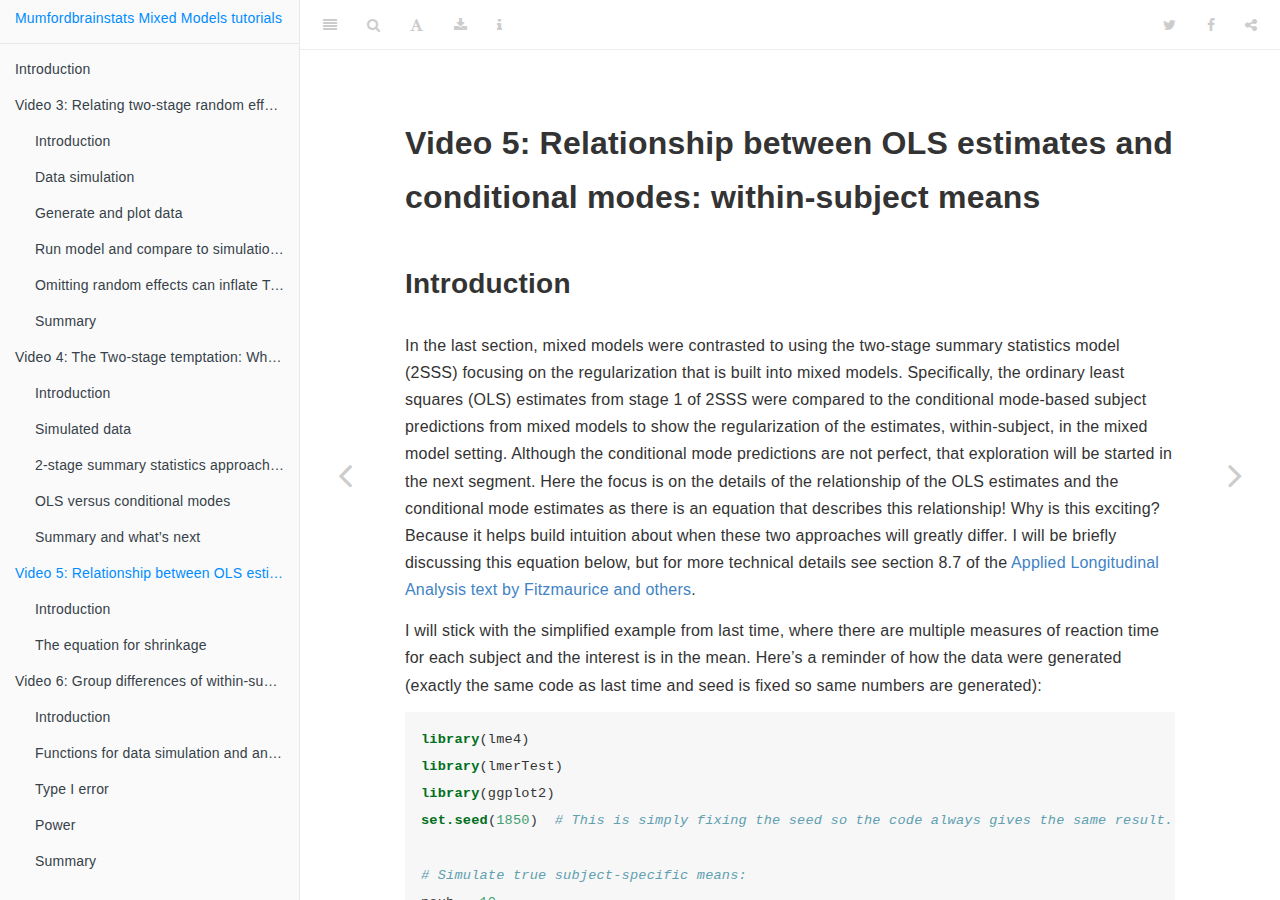
<file: docs/video-5-relationship-between-ols-estimates-and-conditional-modes-within-subject-means.html>
<!DOCTYPE html>
<html lang="" xml:lang="">
<head>

  <meta charset="utf-8" />
  <meta http-equiv="X-UA-Compatible" content="IE=edge" />
  <title>Video 5: Relationship between OLS estimates and conditional modes: within-subject means | Tutorial from mixed models YouTube series</title>
  <meta name="description" content="I’ll write a description here later" />
  <meta name="generator" content="bookdown 0.17 and GitBook 2.6.7" />

  <meta property="og:title" content="Video 5: Relationship between OLS estimates and conditional modes: within-subject means | Tutorial from mixed models YouTube series" />
  <meta property="og:type" content="book" />
  
  
  <meta property="og:description" content="I’ll write a description here later" />
  

  <meta name="twitter:card" content="summary" />
  <meta name="twitter:title" content="Video 5: Relationship between OLS estimates and conditional modes: within-subject means | Tutorial from mixed models YouTube series" />
  
  <meta name="twitter:description" content="I’ll write a description here later" />
  

<meta name="author" content="Jeanette Mumford" />


<meta name="date" content="2020-01-31" />

  <meta name="viewport" content="width=device-width, initial-scale=1" />
  <meta name="apple-mobile-web-app-capable" content="yes" />
  <meta name="apple-mobile-web-app-status-bar-style" content="black" />
  
  
<link rel="prev" href="video-4-the-two-stage-temptation-why-dont-we-just-use-the-summary-statistics-approach.html"/>
<link rel="next" href="video-6-group-differences-of-within-subject-averages-how-do-modeling-approaches-compare-with-unequal-groups-and-unequal-observations-within-subject.html"/>
<script src="libs/jquery-2.2.3/jquery.min.js"></script>
<link href="libs/gitbook-2.6.7/css/style.css" rel="stylesheet" />
<link href="libs/gitbook-2.6.7/css/plugin-table.css" rel="stylesheet" />
<link href="libs/gitbook-2.6.7/css/plugin-bookdown.css" rel="stylesheet" />
<link href="libs/gitbook-2.6.7/css/plugin-highlight.css" rel="stylesheet" />
<link href="libs/gitbook-2.6.7/css/plugin-search.css" rel="stylesheet" />
<link href="libs/gitbook-2.6.7/css/plugin-fontsettings.css" rel="stylesheet" />
<link href="libs/gitbook-2.6.7/css/plugin-clipboard.css" rel="stylesheet" />











<style type="text/css">
div.sourceCode { overflow-x: auto; }
table.sourceCode, tr.sourceCode, td.lineNumbers, td.sourceCode {
  margin: 0; padding: 0; vertical-align: baseline; border: none; }
table.sourceCode { width: 100%; line-height: 100%; }
td.lineNumbers { text-align: right; padding-right: 4px; padding-left: 4px; color: #aaaaaa; border-right: 1px solid #aaaaaa; }
td.sourceCode { padding-left: 5px; }
code > span.kw { color: #007020; font-weight: bold; } /* Keyword */
code > span.dt { color: #902000; } /* DataType */
code > span.dv { color: #40a070; } /* DecVal */
code > span.bn { color: #40a070; } /* BaseN */
code > span.fl { color: #40a070; } /* Float */
code > span.ch { color: #4070a0; } /* Char */
code > span.st { color: #4070a0; } /* String */
code > span.co { color: #60a0b0; font-style: italic; } /* Comment */
code > span.ot { color: #007020; } /* Other */
code > span.al { color: #ff0000; font-weight: bold; } /* Alert */
code > span.fu { color: #06287e; } /* Function */
code > span.er { color: #ff0000; font-weight: bold; } /* Error */
code > span.wa { color: #60a0b0; font-weight: bold; font-style: italic; } /* Warning */
code > span.cn { color: #880000; } /* Constant */
code > span.sc { color: #4070a0; } /* SpecialChar */
code > span.vs { color: #4070a0; } /* VerbatimString */
code > span.ss { color: #bb6688; } /* SpecialString */
code > span.im { } /* Import */
code > span.va { color: #19177c; } /* Variable */
code > span.cf { color: #007020; font-weight: bold; } /* ControlFlow */
code > span.op { color: #666666; } /* Operator */
code > span.bu { } /* BuiltIn */
code > span.ex { } /* Extension */
code > span.pp { color: #bc7a00; } /* Preprocessor */
code > span.at { color: #7d9029; } /* Attribute */
code > span.do { color: #ba2121; font-style: italic; } /* Documentation */
code > span.an { color: #60a0b0; font-weight: bold; font-style: italic; } /* Annotation */
code > span.cv { color: #60a0b0; font-weight: bold; font-style: italic; } /* CommentVar */
code > span.in { color: #60a0b0; font-weight: bold; font-style: italic; } /* Information */
</style>

<link rel="stylesheet" href="style.css" type="text/css" />
</head>

<body>



  <div class="book without-animation with-summary font-size-2 font-family-1" data-basepath=".">

    <div class="book-summary">
      <nav role="navigation">

<ul class="summary">
<li><a href="./">Mumfordbrainstats Mixed Models tutorials</a></li>

<li class="divider"></li>
<li class="chapter" data-level="" data-path="index.html"><a href="index.html"><i class="fa fa-check"></i>Introduction</a></li>
<li class="chapter" data-level="" data-path="video-3-relating-two-stage-random-effects-to-simulated-data-and-model-output.html"><a href="video-3-relating-two-stage-random-effects-to-simulated-data-and-model-output.html"><i class="fa fa-check"></i>Video 3: Relating two-stage random effects to simulated data and model output</a><ul>
<li class="chapter" data-level="" data-path="video-3-relating-two-stage-random-effects-to-simulated-data-and-model-output.html"><a href="video-3-relating-two-stage-random-effects-to-simulated-data-and-model-output.html#introduction-1"><i class="fa fa-check"></i>Introduction</a></li>
<li class="chapter" data-level="" data-path="video-3-relating-two-stage-random-effects-to-simulated-data-and-model-output.html"><a href="video-3-relating-two-stage-random-effects-to-simulated-data-and-model-output.html#data-simulation"><i class="fa fa-check"></i>Data simulation</a></li>
<li class="chapter" data-level="" data-path="video-3-relating-two-stage-random-effects-to-simulated-data-and-model-output.html"><a href="video-3-relating-two-stage-random-effects-to-simulated-data-and-model-output.html#generate-and-plot-data"><i class="fa fa-check"></i>Generate and plot data</a></li>
<li class="chapter" data-level="" data-path="video-3-relating-two-stage-random-effects-to-simulated-data-and-model-output.html"><a href="video-3-relating-two-stage-random-effects-to-simulated-data-and-model-output.html#run-model-and-compare-to-simulation-settings"><i class="fa fa-check"></i>Run model and compare to simulation settings</a></li>
<li class="chapter" data-level="" data-path="video-3-relating-two-stage-random-effects-to-simulated-data-and-model-output.html"><a href="video-3-relating-two-stage-random-effects-to-simulated-data-and-model-output.html#omitting-random-effects-can-inflate-type-i-error"><i class="fa fa-check"></i>Omitting random effects can inflate Type I error</a></li>
<li class="chapter" data-level="" data-path="video-3-relating-two-stage-random-effects-to-simulated-data-and-model-output.html"><a href="video-3-relating-two-stage-random-effects-to-simulated-data-and-model-output.html#summary"><i class="fa fa-check"></i>Summary</a></li>
</ul></li>
<li class="chapter" data-level="" data-path="video-4-the-two-stage-temptation-why-dont-we-just-use-the-summary-statistics-approach.html"><a href="video-4-the-two-stage-temptation-why-dont-we-just-use-the-summary-statistics-approach.html"><i class="fa fa-check"></i>Video 4: The Two-stage temptation: Why don’t we just use the summary statistics approach??</a><ul>
<li class="chapter" data-level="" data-path="video-4-the-two-stage-temptation-why-dont-we-just-use-the-summary-statistics-approach.html"><a href="video-4-the-two-stage-temptation-why-dont-we-just-use-the-summary-statistics-approach.html#introduction-2"><i class="fa fa-check"></i>Introduction</a></li>
<li class="chapter" data-level="" data-path="video-4-the-two-stage-temptation-why-dont-we-just-use-the-summary-statistics-approach.html"><a href="video-4-the-two-stage-temptation-why-dont-we-just-use-the-summary-statistics-approach.html#simulated-data"><i class="fa fa-check"></i>Simulated data</a></li>
<li class="chapter" data-level="" data-path="video-4-the-two-stage-temptation-why-dont-we-just-use-the-summary-statistics-approach.html"><a href="video-4-the-two-stage-temptation-why-dont-we-just-use-the-summary-statistics-approach.html#stage-summary-statistics-approach-compared-to-predicted-subject-effects-from-lmer"><i class="fa fa-check"></i>2-stage summary statistics approach compared to predicted subject effects from lmer</a></li>
<li class="chapter" data-level="" data-path="video-4-the-two-stage-temptation-why-dont-we-just-use-the-summary-statistics-approach.html"><a href="video-4-the-two-stage-temptation-why-dont-we-just-use-the-summary-statistics-approach.html#ols-versus-conditional-modes"><i class="fa fa-check"></i>OLS versus conditional modes</a></li>
<li class="chapter" data-level="" data-path="video-4-the-two-stage-temptation-why-dont-we-just-use-the-summary-statistics-approach.html"><a href="video-4-the-two-stage-temptation-why-dont-we-just-use-the-summary-statistics-approach.html#summary-and-whats-next"><i class="fa fa-check"></i>Summary and what’s next</a></li>
</ul></li>
<li class="chapter" data-level="" data-path="video-5-relationship-between-ols-estimates-and-conditional-modes-within-subject-means.html"><a href="video-5-relationship-between-ols-estimates-and-conditional-modes-within-subject-means.html"><i class="fa fa-check"></i>Video 5: Relationship between OLS estimates and conditional modes: within-subject means</a><ul>
<li class="chapter" data-level="" data-path="video-5-relationship-between-ols-estimates-and-conditional-modes-within-subject-means.html"><a href="video-5-relationship-between-ols-estimates-and-conditional-modes-within-subject-means.html#introduction-3"><i class="fa fa-check"></i>Introduction</a></li>
<li class="chapter" data-level="" data-path="video-5-relationship-between-ols-estimates-and-conditional-modes-within-subject-means.html"><a href="video-5-relationship-between-ols-estimates-and-conditional-modes-within-subject-means.html#the-equation-for-shrinkage"><i class="fa fa-check"></i>The equation for shrinkage</a><ul>
<li class="chapter" data-level="" data-path="video-5-relationship-between-ols-estimates-and-conditional-modes-within-subject-means.html"><a href="video-5-relationship-between-ols-estimates-and-conditional-modes-within-subject-means.html#verifying-coef.lmer-is-following-the-equation"><i class="fa fa-check"></i>Verifying coef.lmer is following the equation</a></li>
</ul></li>
</ul></li>
<li class="chapter" data-level="" data-path="video-6-group-differences-of-within-subject-averages-how-do-modeling-approaches-compare-with-unequal-groups-and-unequal-observations-within-subject.html"><a href="video-6-group-differences-of-within-subject-averages-how-do-modeling-approaches-compare-with-unequal-groups-and-unequal-observations-within-subject.html"><i class="fa fa-check"></i>Video 6: Group differences of within-subject averages: How do modeling approaches compare with unequal groups and unequal observations within-subject?</a><ul>
<li class="chapter" data-level="" data-path="video-6-group-differences-of-within-subject-averages-how-do-modeling-approaches-compare-with-unequal-groups-and-unequal-observations-within-subject.html"><a href="video-6-group-differences-of-within-subject-averages-how-do-modeling-approaches-compare-with-unequal-groups-and-unequal-observations-within-subject.html#introduction-4"><i class="fa fa-check"></i>Introduction</a></li>
<li class="chapter" data-level="" data-path="video-6-group-differences-of-within-subject-averages-how-do-modeling-approaches-compare-with-unequal-groups-and-unequal-observations-within-subject.html"><a href="video-6-group-differences-of-within-subject-averages-how-do-modeling-approaches-compare-with-unequal-groups-and-unequal-observations-within-subject.html#functions-for-data-simulation-and-analyses"><i class="fa fa-check"></i>Functions for data simulation and analyses</a></li>
<li class="chapter" data-level="" data-path="video-6-group-differences-of-within-subject-averages-how-do-modeling-approaches-compare-with-unequal-groups-and-unequal-observations-within-subject.html"><a href="video-6-group-differences-of-within-subject-averages-how-do-modeling-approaches-compare-with-unequal-groups-and-unequal-observations-within-subject.html#type-i-error"><i class="fa fa-check"></i>Type I error</a></li>
<li class="chapter" data-level="" data-path="video-6-group-differences-of-within-subject-averages-how-do-modeling-approaches-compare-with-unequal-groups-and-unequal-observations-within-subject.html"><a href="video-6-group-differences-of-within-subject-averages-how-do-modeling-approaches-compare-with-unequal-groups-and-unequal-observations-within-subject.html#power"><i class="fa fa-check"></i>Power</a></li>
<li class="chapter" data-level="" data-path="video-6-group-differences-of-within-subject-averages-how-do-modeling-approaches-compare-with-unequal-groups-and-unequal-observations-within-subject.html"><a href="video-6-group-differences-of-within-subject-averages-how-do-modeling-approaches-compare-with-unequal-groups-and-unequal-observations-within-subject.html#summary-1"><i class="fa fa-check"></i>Summary</a></li>
</ul></li>
</ul>

      </nav>
    </div>

    <div class="book-body">
      <div class="body-inner">
        <div class="book-header" role="navigation">
          <h1>
            <i class="fa fa-circle-o-notch fa-spin"></i><a href="./">Tutorial from mixed models YouTube series</a>
          </h1>
        </div>

        <div class="page-wrapper" tabindex="-1" role="main">
          <div class="page-inner">

            <section class="normal" id="section-">
<div id="video-5-relationship-between-ols-estimates-and-conditional-modes-within-subject-means" class="section level1">
<h1>Video 5: Relationship between OLS estimates and conditional modes: within-subject means</h1>
<div id="introduction-3" class="section level2">
<h2>Introduction</h2>
<p>In the last section, mixed models were contrasted to using the two-stage summary statistics model (2SSS) focusing on the regularization that is built into mixed models. Specifically, the ordinary least squares (OLS) estimates from stage 1 of 2SSS were compared to the conditional mode-based subject predictions from mixed models to show the regularization of the estimates, within-subject, in the mixed model setting. Although the conditional mode predictions are not perfect, that exploration will be started in the next segment. Here the focus is on the details of the relationship of the OLS estimates and the conditional mode estimates as there is an equation that describes this relationship! Why is this exciting? Because it helps build intuition about when these two approaches will greatly differ. I will be briefly discussing this equation below, but for more technical details see section 8.7 of the <a href="https://www.amazon.com/Applied-Longitudinal-Analysis-Garrett-Fitzmaurice/dp/0470380276">Applied Longitudinal Analysis text by Fitzmaurice and others</a>.</p>
<p>I will stick with the simplified example from last time, where there are multiple measures of reaction time for each subject and the interest is in the mean. Here’s a reminder of how the data were generated (exactly the same code as last time and seed is fixed so same numbers are generated):</p>
<div class="sourceCode"><pre class="sourceCode r"><code class="sourceCode r"><span class="kw">library</span>(lme4)
<span class="kw">library</span>(lmerTest)
<span class="kw">library</span>(ggplot2)
<span class="kw">set.seed</span>(<span class="dv">1850</span>)  <span class="co"># This is simply fixing the seed so the code always gives the same result.  Obviously omit this if you are running new simulations</span>

<span class="co"># Simulate true subject-specific means:</span>
nsub =<span class="st"> </span><span class="dv">10</span>
btwn.sub.sd =<span class="st"> </span><span class="dv">10</span>
<span class="co">#within-subject means</span>
win.means =<span class="st"> </span><span class="kw">rnorm</span>(nsub, <span class="dt">mean =</span> <span class="dv">250</span>, <span class="dt">sd =</span> btwn.sub.sd)

<span class="co"># Simualte data for each subject by wiggling around their means</span>
win.sub.sd =<span class="st"> </span><span class="dv">20</span>
<span class="co"># The following indicates how many data per subject, the first 5 only have 5 observations.</span>
n.per.sub =<span class="st"> </span><span class="kw">rep</span>(<span class="dv">50</span>, nsub)
n.per.sub[<span class="dv">1</span>:<span class="dv">5</span>] =<span class="st"> </span><span class="dv">5</span>
rt =<span class="st"> </span><span class="kw">c</span>()
subid =<span class="st"> </span><span class="kw">c</span>()
for (i in <span class="dv">1</span>:nsub){
  rt.loop =<span class="st"> </span><span class="kw">rnorm</span>(n.per.sub[i], win.means[i], <span class="dt">sd =</span> win.sub.sd)
  rt =<span class="st"> </span><span class="kw">c</span>(rt, rt.loop)
  subid =<span class="st"> </span><span class="kw">c</span>(subid, <span class="kw">rep</span>(i, n.per.sub[i]))
}
dat =<span class="st"> </span><span class="kw">data.frame</span>(subid, rt)</code></pre></div>
</div>
<div id="the-equation-for-shrinkage" class="section level2">
<h2>The equation for shrinkage</h2>
<p>As a reminder, the formula for the mixed model is: <span class="math display">\[Y_i = X_i\beta + A_ib_i + \epsilon_i. \]</span> With the data setup for this section, <span class="math inline">\(Y_i\)</span> is a vector of reaction times for subject <span class="math inline">\(i\)</span>, <span class="math inline">\(X_i = Z_iA_i\)</span> simplifies to <span class="math inline">\(Z_i\)</span>, since we are only estimating an average over subjects. Since we are also only estimating a within-subject average, <span class="math inline">\(Z_i\)</span> is simply a column of 1s with length <span class="math inline">\(N_i\)</span>, the number of observations for subject <span class="math inline">\(i\)</span>. The random effect, <span class="math inline">\(b_i\)</span>, is of length 1 since only a random intercept in necessary. Specifically, <span class="math inline">\(b_i\sim N(0, G)\)</span>, where <span class="math inline">\(G\)</span> is a scalar, and <span class="math inline">\(\epsilon_i\)</span> describes the within-subject variability, <span class="math inline">\(\epsilon_i \sim N(0, \sigma^2I_{N_i})\)</span>. If needed, review the more detailed explanation of these matrices and vectors from previous lessons.</p>
<p>The following are what we need to focus on and I quickly relate the parameters to the output of the code below, which is repeated code from the last lesson.</p>
<ul>
<li><span class="math inline">\(\hat\beta\)</span>: The fixed effects (group) estimate of the mean from the mixed model. This is the estimated group intercept, 253.88 below.</li>
<li><span class="math inline">\(\hat\beta_i\)</span>: The conditional mode, predicted value for subject <span class="math inline">\(i\)</span> from the mixed model. These values are stored in the mmcm vector created with the coef function below.</li>
<li><span class="math inline">\(\hat\beta_i^{OLS}\)</span>: The OLS-based estimate from stage 1 of 2SSS, <span class="math inline">\(Y_i = Z_i\beta_i^{OLS} + \gamma_i.\)</span> These are stored in the stage1.est vector below.</li>
<li><span class="math inline">\(N_i\)</span>: the number of data points for subject <span class="math inline">\(i\)</span>. For now this is 5 for the first 5 subjects and 50 for the second 5 subjects.</li>
<li><span class="math inline">\(G\)</span> and <span class="math inline">\(\sigma^2\)</span>: Between-subject variance/covariance matrix and within-subject variance. In this case we’ll work with the estimates which are <span class="math inline">\(G=6.309^2\)</span> and <span class="math inline">\(\sigma^2 = 20.577^2\)</span> and stored in vcov.vals. Find them in the mixed model output below.</li>
</ul>
<div class="sourceCode"><pre class="sourceCode r"><code class="sourceCode r"><span class="co"># Stage 1</span>
stage1.est =<span class="st"> </span><span class="kw">rep</span>(<span class="ot">NA</span>, nsub)
for (i in <span class="dv">1</span>:nsub){
  <span class="co"># Estimating the mean RT via linear regression</span>
  mod.loop =<span class="st"> </span><span class="kw">lm</span>(rt ~<span class="st"> </span><span class="dv">1</span>, dat[dat$subid==i,])
  stage1.est[i] =<span class="st"> </span>mod.loop$coef[<span class="dv">1</span>]
}
mod.lmer =<span class="st"> </span><span class="kw">lmer</span>(rt ~<span class="st"> </span><span class="dv">1</span> +<span class="st"> </span>(<span class="dv">1</span>|subid), dat)
<span class="kw">summary</span>(mod.lmer)</code></pre></div>
<pre><code>## Linear mixed model fit by REML. t-tests use Satterthwaite&#39;s method [
## lmerModLmerTest]
## Formula: rt ~ 1 + (1 | subid)
##    Data: dat
## 
## REML criterion at convergence: 2449.6
## 
## Scaled residuals: 
##      Min       1Q   Median       3Q      Max 
## -2.54753 -0.69671  0.02651  0.72996  2.80661 
## 
## Random effects:
##  Groups   Name        Variance Std.Dev.
##  subid    (Intercept)  39.81    6.309  
##  Residual             423.42   20.577  
## Number of obs: 275, groups:  subid, 10
## 
## Fixed effects:
##             Estimate Std. Error      df t value Pr(&gt;|t|)    
## (Intercept)  253.885      2.638   6.206   96.25 4.35e-11 ***
## ---
## Signif. codes:  0 &#39;***&#39; 0.001 &#39;**&#39; 0.01 &#39;*&#39; 0.05 &#39;.&#39; 0.1 &#39; &#39; 1</code></pre>
<div class="sourceCode"><pre class="sourceCode r"><code class="sourceCode r">mmcm =<span class="st"> </span><span class="kw">coef</span>(mod.lmer)$subid[, <span class="dv">1</span>]
vcov.vals =<span class="st"> </span><span class="kw">as.data.frame</span>(<span class="kw">VarCorr</span>(mod.lmer)) <span class="co">#random effects values</span>
beta.hat =<span class="st"> </span><span class="kw">summary</span>(mod.lmer)$coefficients[<span class="dv">1</span>]</code></pre></div>
<p>If one is interested in the derivation of the relationship between <span class="math inline">\(\hat\beta_i\)</span> and <span class="math inline">\(\hat\beta_i^{OLS}\)</span>, see section 8.7 of the <a href="https://www.amazon.com/Applied-Longitudinal-Analysis-Garrett-Fitzmaurice/dp/0470380276">Applied Longitudinal Analysis text by Fitzmaurice and others</a>. The end result is: <span class="math display">\[\hat\beta_i = W_i\hat\beta_i^{OLS}+(I_q-W_i)A_i\hat\beta,\]</span> where <span class="math inline">\(q\)</span> is the dimension of G and <span class="math display">\[W_i= G\{G+\sigma^2(Z_i&#39;Z_i)^{-1}\}^{-1}.\]</span> Before tackling what <span class="math inline">\(W_i\)</span> is, exactly, focus on the general structure of the relationship assuming <span class="math inline">\(A_i\)</span> is the identity matrix (more on ths in a future lesson). If the weight, <span class="math inline">\(W_i\)</span>, is very small, then what counts the most toward the estimate of <span class="math inline">\(\hat\beta_i\)</span> is the fixed effects estimate of <span class="math inline">\(\beta\)</span>. From the last lesson you might suspect that <span class="math inline">\(W_i\)</span> will be small when a subject has less data, since that’s when more regularization was present. On the other hand, if <span class="math inline">\(W_i\)</span> is very large, the conditional mode-based estimate from the mixed model will look very similar to the within-subject estimate from the first stage of 2SSS, which is what we saw for the subjects who had more data in the last lesson.</p>
<p>Let’s test that theory by deriving <span class="math inline">\(W_i\)</span> for our specific model. Recall <span class="math inline">\(Z_i\)</span> is just a column of 1s of length <span class="math inline">\(N_i\)</span>, so <span class="math inline">\((Z_i&#39;Z_i)^{-1} = 1/N_i\)</span> and <span class="math inline">\(G\)</span> is just a scalar (between-subject variance of the mean), so we have: <span class="math display">\[W_i  = \frac{G}{G+\sigma^2/N_i}=\frac{6.31^2}{6.31^2+20.58^2/N_i}.\]</span></p>
<p>Now it is crystal clear that our suspicions from the last lesson are true: for small <span class="math inline">\(N_i\)</span> the overall weight will be small, favoring <span class="math inline">\(\hat\beta\)</span> and if <span class="math inline">\(N_i\)</span> is large, the overall weight will be large, favoring <span class="math inline">\(\hat\beta^{OLS}_i\)</span>. Here’s a plot of the weight as a function of <span class="math inline">\(N_i\)</span></p>
<div class="sourceCode"><pre class="sourceCode r"><code class="sourceCode r">Ni.plot =<span class="st"> </span><span class="dv">1</span>:<span class="dv">50</span>
Wi.plot =<span class="st"> </span>vcov.vals[<span class="dv">1</span>,<span class="dv">4</span>]/(vcov.vals[<span class="dv">1</span>,<span class="dv">4</span>] +<span class="st"> </span>vcov.vals[<span class="dv">2</span>,<span class="dv">4</span>]/Ni.plot)
datplot =<span class="st"> </span><span class="kw">data.frame</span>(Ni.plot, Wi.plot)
<span class="kw">ggplot</span>(datplot, <span class="kw">aes</span>(<span class="dt">x=</span>Ni.plot, <span class="dt">y =</span>Wi.plot)) +<span class="st"> </span><span class="kw">geom_point</span>() +<span class="kw">labs</span>(<span class="dt">y=</span><span class="kw">expression</span>(W[i]), <span class="dt">x =</span> <span class="kw">expression</span>(N[i]))</code></pre></div>
<p><img src="3_video5_win_sub_mns_vs_cond_modes_files/figure-html/unnamed-chunk-5-1.png" width="480" style="display: block; margin: auto;" /></p>
<p>Granted things will be more difficult if the model has a slope and an intercept (when G is a matrix) and when between-subject variables are included (<span class="math inline">\(A_i\)</span> will not be the identity), but we will deal with that later.</p>
<div id="verifying-coef.lmer-is-following-the-equation" class="section level3">
<h3>Verifying coef.lmer is following the equation</h3>
<p>Although it is satisfying to find this equation it is only fully satisfying if that is what lmer is doing when we ask for the conditional modes. The following verifies this for each subject.</p>
<div class="sourceCode"><pre class="sourceCode r"><code class="sourceCode r">Wi =<span class="st"> </span>vcov.vals[<span class="dv">1</span>,<span class="dv">4</span>]/(vcov.vals[<span class="dv">1</span>,<span class="dv">4</span>] +<span class="st"> </span>vcov.vals[<span class="dv">2</span>,<span class="dv">4</span>]/n.per.sub)  <span class="co"># See first code chunk for n.per.sub</span>
cond.mode.est =<span class="st"> </span>Wi*stage1.est +<span class="st"> </span>(<span class="dv">1</span>-Wi)*beta.hat

<span class="co"># Stack my estimates on top of lmer&#39;s conditional model estimates</span>
<span class="kw">rbind</span>(cond.mode.est, mmcm)                     </code></pre></div>
<pre><code>##                   [,1]     [,2]     [,3]    [,4]     [,5]     [,6]     [,7]
## cond.mode.est 256.9017 251.9737 247.7054 251.652 250.0628 260.2288 248.4464
## mmcm          256.9017 251.9737 247.7054 251.652 250.0628 260.2288 248.4464
##                   [,8]     [,9]    [,10]
## cond.mode.est 256.1146 261.2941 254.4678
## mmcm          256.1146 261.2941 254.4678</code></pre>
<p>Satisfying, isn’t it?</p>
<p>What do you think will happen if the within-subject variance is smaller, which is more typical? Will the weights vary as much? No need to re-simulate data, just plug in values for <span class="math inline">\(G\)</span> and <span class="math inline">\(\sigma^2\)</span> and plot the weights as shown below.</p>
<div class="sourceCode"><pre class="sourceCode r"><code class="sourceCode r"><span class="co"># Large within-subject variance with respect to between-subject variance (go bold or go home)</span>
Ni.plot =<span class="st"> </span><span class="kw">seq</span>(<span class="dv">1</span>, <span class="dv">50</span>, <span class="dv">5</span>)

Wi.plot.large.within =<span class="st"> </span><span class="dv">1</span>/(<span class="dv">1</span> +<span class="st"> </span><span class="dv">100</span>/Ni.plot)

<span class="co"># Large between-subject variance with respect to within-subject variance</span>
Wi.plot.large.between =<span class="st"> </span><span class="dv">100</span>/(<span class="dv">100</span> +<span class="st"> </span><span class="dv">1</span>/Ni.plot)

Wi.all =<span class="st"> </span><span class="kw">c</span>(Wi.plot.large.within, Wi.plot.large.between)
Setting =<span class="st"> </span><span class="kw">rep</span>(<span class="kw">c</span>(<span class="st">&quot;Large within-subject&quot;</span>, <span class="st">&quot;Large between-subject&quot;</span>), <span class="dt">each =</span> <span class="kw">length</span>(Ni.plot))
Ni.all =<span class="st"> </span><span class="kw">c</span>(Ni.plot, Ni.plot)
datplot2 =<span class="st"> </span><span class="kw">data.frame</span> (Wi.all, Ni.all, Setting)
cbPalette &lt;-<span class="st"> </span><span class="kw">c</span>(<span class="st">&quot;#E69F00&quot;</span>, <span class="st">&quot;#56B4E9&quot;</span>, <span class="st">&quot;#009E73&quot;</span>, <span class="st">&quot;#F0E442&quot;</span>, <span class="st">&quot;#0072B2&quot;</span>, <span class="st">&quot;#D55E00&quot;</span>, <span class="st">&quot;#CC79A7&quot;</span>,<span class="st">&quot;#999999&quot;</span>)

<span class="kw">ggplot</span>(datplot2, <span class="kw">aes</span>(<span class="dt">x=</span>Ni.all, <span class="dt">y =</span>Wi.all, <span class="dt">color =</span> Setting)) +<span class="st"> </span><span class="kw">geom_point</span>() +<span class="kw">labs</span>(<span class="dt">y=</span><span class="kw">expression</span>(W[i]), <span class="dt">x =</span> <span class="kw">expression</span>(N[i]))+<span class="st"> </span><span class="kw">scale_colour_manual</span>(<span class="dt">values=</span>cbPalette)</code></pre></div>
<p><img src="3_video5_win_sub_mns_vs_cond_modes_files/figure-html/unnamed-chunk-7-1.png" width="480" style="display: block; margin: auto;" /></p>
<p>The settings in the above were pretty dramatic, but do show the 2SSS approach will likely be very similar to the mixed model result if the between-subject variance is large with respect to the size of the within-subject variance. Further, the weights will vary most across subjects if the sample sizes vary wildly. I would like to highly encourage the reader to run the above code with more settings to see how the weights change.</p>
<p>In the next section we will study the group results in more detail, but where the goal isn’t a single group mean, but the difference in means between two groups. Does the 2SSS still work okay is most situations? What if one group has generally less data per subject than the other group? Can that cause false positives or reduced power in the mixed model result? What if we use the conditional modes in an analysis? Does that work okay? All of these questions will be addressed in the next section.</p>

</div>
</div>
</div>
            </section>

          </div>
        </div>
      </div>
<a href="video-4-the-two-stage-temptation-why-dont-we-just-use-the-summary-statistics-approach.html" class="navigation navigation-prev " aria-label="Previous page"><i class="fa fa-angle-left"></i></a>
<a href="video-6-group-differences-of-within-subject-averages-how-do-modeling-approaches-compare-with-unequal-groups-and-unequal-observations-within-subject.html" class="navigation navigation-next " aria-label="Next page"><i class="fa fa-angle-right"></i></a>
    </div>
  </div>
<script src="libs/gitbook-2.6.7/js/app.min.js"></script>
<script src="libs/gitbook-2.6.7/js/lunr.js"></script>
<script src="libs/gitbook-2.6.7/js/clipboard.min.js"></script>
<script src="libs/gitbook-2.6.7/js/plugin-search.js"></script>
<script src="libs/gitbook-2.6.7/js/plugin-sharing.js"></script>
<script src="libs/gitbook-2.6.7/js/plugin-fontsettings.js"></script>
<script src="libs/gitbook-2.6.7/js/plugin-bookdown.js"></script>
<script src="libs/gitbook-2.6.7/js/jquery.highlight.js"></script>
<script src="libs/gitbook-2.6.7/js/plugin-clipboard.js"></script>
<script>
gitbook.require(["gitbook"], function(gitbook) {
gitbook.start({
"sharing": {
"github": false,
"facebook": true,
"twitter": true,
"linkedin": false,
"weibo": false,
"instapaper": false,
"vk": false,
"all": ["facebook", "twitter", "linkedin", "weibo", "instapaper"]
},
"fontsettings": {
"theme": "white",
"family": "sans",
"size": 2
},
"edit": {
"link": null,
"text": null
},
"history": {
"link": null,
"text": null
},
"view": {
"link": null,
"text": null
},
"download": ["MixedModelsTutorials.pdf", "MixedModelsTutorials.epub"],
"toc": {
"collapse": "subsection"
}
});
});
</script>

<!-- dynamically load mathjax for compatibility with self-contained -->
<script>
  (function () {
    var script = document.createElement("script");
    script.type = "text/javascript";
    var src = "";
    if (src === "" || src === "true") src = "https://mathjax.rstudio.com/latest/MathJax.js?config=TeX-MML-AM_CHTML";
    if (location.protocol !== "file:")
      if (/^https?:/.test(src))
        src = src.replace(/^https?:/, '');
    script.src = src;
    document.getElementsByTagName("head")[0].appendChild(script);
  })();
</script>
</body>

</html>
</file>
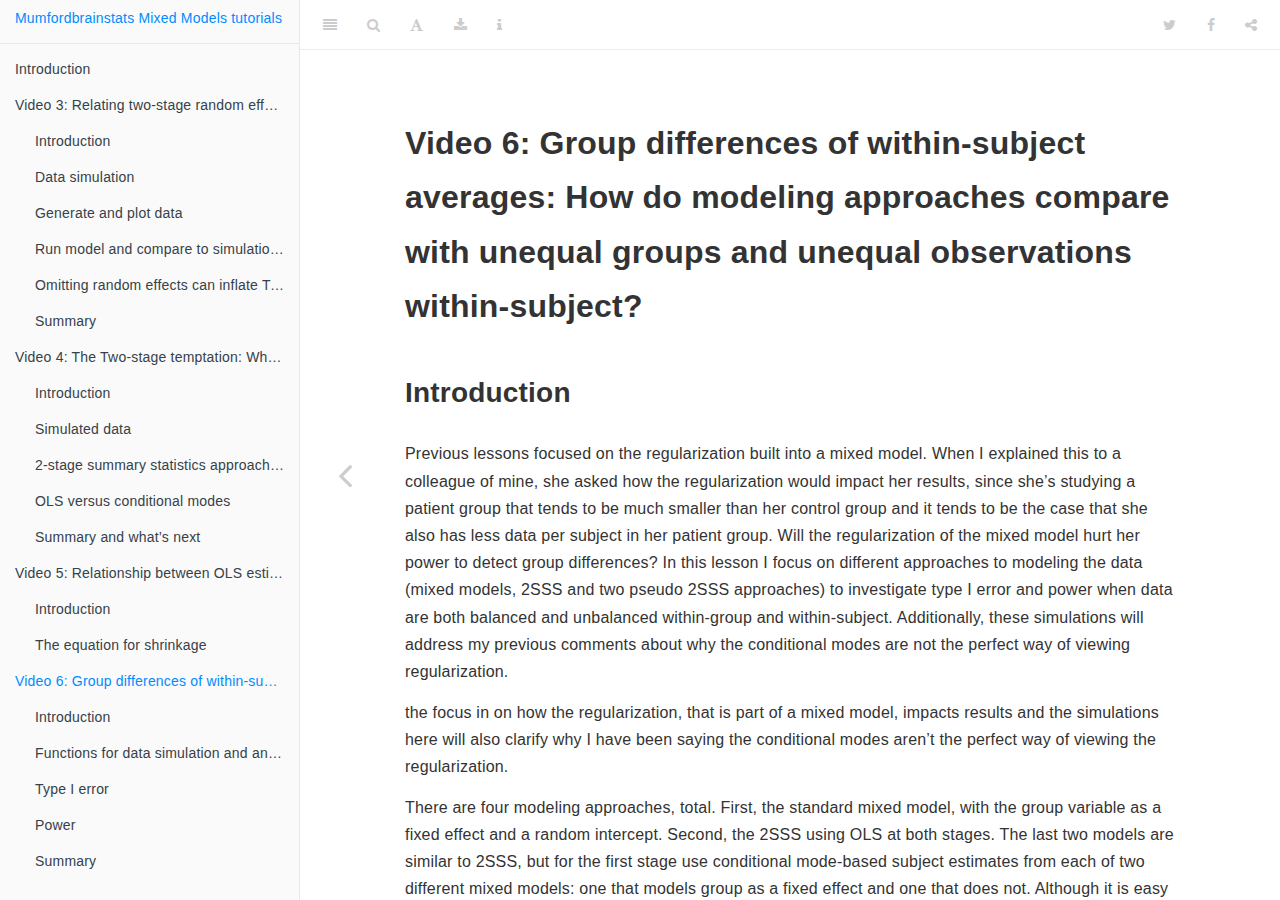
<file: docs/video-6-group-differences-of-within-subject-averages-how-do-modeling-approaches-compare-with-unequal-groups-and-unequal-observations-within-subject.html>
<!DOCTYPE html>
<html lang="" xml:lang="">
<head>

  <meta charset="utf-8" />
  <meta http-equiv="X-UA-Compatible" content="IE=edge" />
  <title>Video 6: Group differences of within-subject averages: How do modeling approaches compare with unequal groups and unequal observations within-subject? | Tutorial from mixed models YouTube series</title>
  <meta name="description" content="I’ll write a description here later" />
  <meta name="generator" content="bookdown 0.17 and GitBook 2.6.7" />

  <meta property="og:title" content="Video 6: Group differences of within-subject averages: How do modeling approaches compare with unequal groups and unequal observations within-subject? | Tutorial from mixed models YouTube series" />
  <meta property="og:type" content="book" />
  
  
  <meta property="og:description" content="I’ll write a description here later" />
  

  <meta name="twitter:card" content="summary" />
  <meta name="twitter:title" content="Video 6: Group differences of within-subject averages: How do modeling approaches compare with unequal groups and unequal observations within-subject? | Tutorial from mixed models YouTube series" />
  
  <meta name="twitter:description" content="I’ll write a description here later" />
  

<meta name="author" content="Jeanette Mumford" />


<meta name="date" content="2020-01-31" />

  <meta name="viewport" content="width=device-width, initial-scale=1" />
  <meta name="apple-mobile-web-app-capable" content="yes" />
  <meta name="apple-mobile-web-app-status-bar-style" content="black" />
  
  
<link rel="prev" href="video-5-relationship-between-ols-estimates-and-conditional-modes-within-subject-means.html"/>

<script src="libs/jquery-2.2.3/jquery.min.js"></script>
<link href="libs/gitbook-2.6.7/css/style.css" rel="stylesheet" />
<link href="libs/gitbook-2.6.7/css/plugin-table.css" rel="stylesheet" />
<link href="libs/gitbook-2.6.7/css/plugin-bookdown.css" rel="stylesheet" />
<link href="libs/gitbook-2.6.7/css/plugin-highlight.css" rel="stylesheet" />
<link href="libs/gitbook-2.6.7/css/plugin-search.css" rel="stylesheet" />
<link href="libs/gitbook-2.6.7/css/plugin-fontsettings.css" rel="stylesheet" />
<link href="libs/gitbook-2.6.7/css/plugin-clipboard.css" rel="stylesheet" />











<style type="text/css">
div.sourceCode { overflow-x: auto; }
table.sourceCode, tr.sourceCode, td.lineNumbers, td.sourceCode {
  margin: 0; padding: 0; vertical-align: baseline; border: none; }
table.sourceCode { width: 100%; line-height: 100%; }
td.lineNumbers { text-align: right; padding-right: 4px; padding-left: 4px; color: #aaaaaa; border-right: 1px solid #aaaaaa; }
td.sourceCode { padding-left: 5px; }
code > span.kw { color: #007020; font-weight: bold; } /* Keyword */
code > span.dt { color: #902000; } /* DataType */
code > span.dv { color: #40a070; } /* DecVal */
code > span.bn { color: #40a070; } /* BaseN */
code > span.fl { color: #40a070; } /* Float */
code > span.ch { color: #4070a0; } /* Char */
code > span.st { color: #4070a0; } /* String */
code > span.co { color: #60a0b0; font-style: italic; } /* Comment */
code > span.ot { color: #007020; } /* Other */
code > span.al { color: #ff0000; font-weight: bold; } /* Alert */
code > span.fu { color: #06287e; } /* Function */
code > span.er { color: #ff0000; font-weight: bold; } /* Error */
code > span.wa { color: #60a0b0; font-weight: bold; font-style: italic; } /* Warning */
code > span.cn { color: #880000; } /* Constant */
code > span.sc { color: #4070a0; } /* SpecialChar */
code > span.vs { color: #4070a0; } /* VerbatimString */
code > span.ss { color: #bb6688; } /* SpecialString */
code > span.im { } /* Import */
code > span.va { color: #19177c; } /* Variable */
code > span.cf { color: #007020; font-weight: bold; } /* ControlFlow */
code > span.op { color: #666666; } /* Operator */
code > span.bu { } /* BuiltIn */
code > span.ex { } /* Extension */
code > span.pp { color: #bc7a00; } /* Preprocessor */
code > span.at { color: #7d9029; } /* Attribute */
code > span.do { color: #ba2121; font-style: italic; } /* Documentation */
code > span.an { color: #60a0b0; font-weight: bold; font-style: italic; } /* Annotation */
code > span.cv { color: #60a0b0; font-weight: bold; font-style: italic; } /* CommentVar */
code > span.in { color: #60a0b0; font-weight: bold; font-style: italic; } /* Information */
</style>

<link rel="stylesheet" href="style.css" type="text/css" />
</head>

<body>



  <div class="book without-animation with-summary font-size-2 font-family-1" data-basepath=".">

    <div class="book-summary">
      <nav role="navigation">

<ul class="summary">
<li><a href="./">Mumfordbrainstats Mixed Models tutorials</a></li>

<li class="divider"></li>
<li class="chapter" data-level="" data-path="index.html"><a href="index.html"><i class="fa fa-check"></i>Introduction</a></li>
<li class="chapter" data-level="" data-path="video-3-relating-two-stage-random-effects-to-simulated-data-and-model-output.html"><a href="video-3-relating-two-stage-random-effects-to-simulated-data-and-model-output.html"><i class="fa fa-check"></i>Video 3: Relating two-stage random effects to simulated data and model output</a><ul>
<li class="chapter" data-level="" data-path="video-3-relating-two-stage-random-effects-to-simulated-data-and-model-output.html"><a href="video-3-relating-two-stage-random-effects-to-simulated-data-and-model-output.html#introduction-1"><i class="fa fa-check"></i>Introduction</a></li>
<li class="chapter" data-level="" data-path="video-3-relating-two-stage-random-effects-to-simulated-data-and-model-output.html"><a href="video-3-relating-two-stage-random-effects-to-simulated-data-and-model-output.html#data-simulation"><i class="fa fa-check"></i>Data simulation</a></li>
<li class="chapter" data-level="" data-path="video-3-relating-two-stage-random-effects-to-simulated-data-and-model-output.html"><a href="video-3-relating-two-stage-random-effects-to-simulated-data-and-model-output.html#generate-and-plot-data"><i class="fa fa-check"></i>Generate and plot data</a></li>
<li class="chapter" data-level="" data-path="video-3-relating-two-stage-random-effects-to-simulated-data-and-model-output.html"><a href="video-3-relating-two-stage-random-effects-to-simulated-data-and-model-output.html#run-model-and-compare-to-simulation-settings"><i class="fa fa-check"></i>Run model and compare to simulation settings</a></li>
<li class="chapter" data-level="" data-path="video-3-relating-two-stage-random-effects-to-simulated-data-and-model-output.html"><a href="video-3-relating-two-stage-random-effects-to-simulated-data-and-model-output.html#omitting-random-effects-can-inflate-type-i-error"><i class="fa fa-check"></i>Omitting random effects can inflate Type I error</a></li>
<li class="chapter" data-level="" data-path="video-3-relating-two-stage-random-effects-to-simulated-data-and-model-output.html"><a href="video-3-relating-two-stage-random-effects-to-simulated-data-and-model-output.html#summary"><i class="fa fa-check"></i>Summary</a></li>
</ul></li>
<li class="chapter" data-level="" data-path="video-4-the-two-stage-temptation-why-dont-we-just-use-the-summary-statistics-approach.html"><a href="video-4-the-two-stage-temptation-why-dont-we-just-use-the-summary-statistics-approach.html"><i class="fa fa-check"></i>Video 4: The Two-stage temptation: Why don’t we just use the summary statistics approach??</a><ul>
<li class="chapter" data-level="" data-path="video-4-the-two-stage-temptation-why-dont-we-just-use-the-summary-statistics-approach.html"><a href="video-4-the-two-stage-temptation-why-dont-we-just-use-the-summary-statistics-approach.html#introduction-2"><i class="fa fa-check"></i>Introduction</a></li>
<li class="chapter" data-level="" data-path="video-4-the-two-stage-temptation-why-dont-we-just-use-the-summary-statistics-approach.html"><a href="video-4-the-two-stage-temptation-why-dont-we-just-use-the-summary-statistics-approach.html#simulated-data"><i class="fa fa-check"></i>Simulated data</a></li>
<li class="chapter" data-level="" data-path="video-4-the-two-stage-temptation-why-dont-we-just-use-the-summary-statistics-approach.html"><a href="video-4-the-two-stage-temptation-why-dont-we-just-use-the-summary-statistics-approach.html#stage-summary-statistics-approach-compared-to-predicted-subject-effects-from-lmer"><i class="fa fa-check"></i>2-stage summary statistics approach compared to predicted subject effects from lmer</a></li>
<li class="chapter" data-level="" data-path="video-4-the-two-stage-temptation-why-dont-we-just-use-the-summary-statistics-approach.html"><a href="video-4-the-two-stage-temptation-why-dont-we-just-use-the-summary-statistics-approach.html#ols-versus-conditional-modes"><i class="fa fa-check"></i>OLS versus conditional modes</a></li>
<li class="chapter" data-level="" data-path="video-4-the-two-stage-temptation-why-dont-we-just-use-the-summary-statistics-approach.html"><a href="video-4-the-two-stage-temptation-why-dont-we-just-use-the-summary-statistics-approach.html#summary-and-whats-next"><i class="fa fa-check"></i>Summary and what’s next</a></li>
</ul></li>
<li class="chapter" data-level="" data-path="video-5-relationship-between-ols-estimates-and-conditional-modes-within-subject-means.html"><a href="video-5-relationship-between-ols-estimates-and-conditional-modes-within-subject-means.html"><i class="fa fa-check"></i>Video 5: Relationship between OLS estimates and conditional modes: within-subject means</a><ul>
<li class="chapter" data-level="" data-path="video-5-relationship-between-ols-estimates-and-conditional-modes-within-subject-means.html"><a href="video-5-relationship-between-ols-estimates-and-conditional-modes-within-subject-means.html#introduction-3"><i class="fa fa-check"></i>Introduction</a></li>
<li class="chapter" data-level="" data-path="video-5-relationship-between-ols-estimates-and-conditional-modes-within-subject-means.html"><a href="video-5-relationship-between-ols-estimates-and-conditional-modes-within-subject-means.html#the-equation-for-shrinkage"><i class="fa fa-check"></i>The equation for shrinkage</a><ul>
<li class="chapter" data-level="" data-path="video-5-relationship-between-ols-estimates-and-conditional-modes-within-subject-means.html"><a href="video-5-relationship-between-ols-estimates-and-conditional-modes-within-subject-means.html#verifying-coef.lmer-is-following-the-equation"><i class="fa fa-check"></i>Verifying coef.lmer is following the equation</a></li>
</ul></li>
</ul></li>
<li class="chapter" data-level="" data-path="video-6-group-differences-of-within-subject-averages-how-do-modeling-approaches-compare-with-unequal-groups-and-unequal-observations-within-subject.html"><a href="video-6-group-differences-of-within-subject-averages-how-do-modeling-approaches-compare-with-unequal-groups-and-unequal-observations-within-subject.html"><i class="fa fa-check"></i>Video 6: Group differences of within-subject averages: How do modeling approaches compare with unequal groups and unequal observations within-subject?</a><ul>
<li class="chapter" data-level="" data-path="video-6-group-differences-of-within-subject-averages-how-do-modeling-approaches-compare-with-unequal-groups-and-unequal-observations-within-subject.html"><a href="video-6-group-differences-of-within-subject-averages-how-do-modeling-approaches-compare-with-unequal-groups-and-unequal-observations-within-subject.html#introduction-4"><i class="fa fa-check"></i>Introduction</a></li>
<li class="chapter" data-level="" data-path="video-6-group-differences-of-within-subject-averages-how-do-modeling-approaches-compare-with-unequal-groups-and-unequal-observations-within-subject.html"><a href="video-6-group-differences-of-within-subject-averages-how-do-modeling-approaches-compare-with-unequal-groups-and-unequal-observations-within-subject.html#functions-for-data-simulation-and-analyses"><i class="fa fa-check"></i>Functions for data simulation and analyses</a></li>
<li class="chapter" data-level="" data-path="video-6-group-differences-of-within-subject-averages-how-do-modeling-approaches-compare-with-unequal-groups-and-unequal-observations-within-subject.html"><a href="video-6-group-differences-of-within-subject-averages-how-do-modeling-approaches-compare-with-unequal-groups-and-unequal-observations-within-subject.html#type-i-error"><i class="fa fa-check"></i>Type I error</a></li>
<li class="chapter" data-level="" data-path="video-6-group-differences-of-within-subject-averages-how-do-modeling-approaches-compare-with-unequal-groups-and-unequal-observations-within-subject.html"><a href="video-6-group-differences-of-within-subject-averages-how-do-modeling-approaches-compare-with-unequal-groups-and-unequal-observations-within-subject.html#power"><i class="fa fa-check"></i>Power</a></li>
<li class="chapter" data-level="" data-path="video-6-group-differences-of-within-subject-averages-how-do-modeling-approaches-compare-with-unequal-groups-and-unequal-observations-within-subject.html"><a href="video-6-group-differences-of-within-subject-averages-how-do-modeling-approaches-compare-with-unequal-groups-and-unequal-observations-within-subject.html#summary-1"><i class="fa fa-check"></i>Summary</a></li>
</ul></li>
</ul>

      </nav>
    </div>

    <div class="book-body">
      <div class="body-inner">
        <div class="book-header" role="navigation">
          <h1>
            <i class="fa fa-circle-o-notch fa-spin"></i><a href="./">Tutorial from mixed models YouTube series</a>
          </h1>
        </div>

        <div class="page-wrapper" tabindex="-1" role="main">
          <div class="page-inner">

            <section class="normal" id="section-">
<div id="video-6-group-differences-of-within-subject-averages-how-do-modeling-approaches-compare-with-unequal-groups-and-unequal-observations-within-subject" class="section level1">
<h1>Video 6: Group differences of within-subject averages: How do modeling approaches compare with unequal groups and unequal observations within-subject?</h1>
<div id="introduction-4" class="section level2">
<h2>Introduction</h2>
<p>Previous lessons focused on the regularization built into a mixed model. When I explained this to a colleague of mine, she asked how the regularization would impact her results, since she’s studying a patient group that tends to be much smaller than her control group and it tends to be the case that she also has less data per subject in her patient group. Will the regularization of the mixed model hurt her power to detect group differences? In this lesson I focus on different approaches to modeling the data (mixed models, 2SSS and two pseudo 2SSS approaches) to investigate type I error and power when data are both balanced and unbalanced within-group and within-subject. Additionally, these simulations will address my previous comments about why the conditional modes are not the perfect way of viewing regularization.</p>
<p>the focus in on how the regularization, that is part of a mixed model, impacts results and the simulations here will also clarify why I have been saying the conditional modes aren’t the perfect way of viewing the regularization.</p>
<p>There are four modeling approaches, total. First, the standard mixed model, with the group variable as a fixed effect and a random intercept. Second, the 2SSS using OLS at both stages. The last two models are similar to 2SSS, but for the first stage use conditional mode-based subject estimates from each of two different mixed models: one that models group as a fixed effect and one that does not. Although it is easy to argue that neither of these pseudo 2SSS models makes any sense, I can assure you that I have definitely seen this done in practice and therefore wanted to discuss it here. As we will see, neither of these approaches is a good idea. Surely, the second pseudo 2SSS model is most nonsensical since the model from which the conditional modes are extracted actually contains the inference of interest (group difference). Why do that extra work?</p>
<p>First think through how each of these approaches might behave. The 2SSS approach will not deal with the differing number of time points, so I would expect to see some issues there due to the variance differences between groups. For the mixed model there shouldn’t be an issue. Sure, there could be some regularization, but since each group’s mean is modeled, the bias would be toward the group means and not the overall mean. The conditional modes from the model with an intercept only will definitely yield some bias that could hide or emphasize the difference between groups. Also, the extra variability introduced by using these predicted values will likely lead to an underestimate of the variance. The 2SSS with conditional modes from the two group mixed model should have less bias, but the variance estimates will still be incorrect.</p>
<p>A very important consideration when you are interested in power, is you must first verify the type I error is controlled. That is how these simulations are set up. For the type I error investigation, the group means are set equal to each other. Then power is investigated in all scenarios, but it is very important to ignore the power estimates for the models that were not found to have controlled type I error. For that reason I have only put “ghosts” of the power estimates for those models in the plots. Bias is also important. Obviously the mixed model’s conditional modes will be biased on purpose, but we don’t want our final estimates to also be biased, because that can be misleading. You should suspect the pseudo 2SSS using conditional modes from the mixed model without modeling group will have a biased group difference estimate.</p>
<p>In the following the function for data simulation is constructed first, followed by a function that runs the analyses on numerous data sets so type I error and power can be calculated. After that I run 4 simulations for different study designs investigating type I error. Last power is estimated across the four designs. You are highly encouraged to try out your own designs. I have made the functions fairly flexible so you could do so. Do keep in mind that quite a few simulations are required and so it will take some time for them to complete.</p>
</div>
<div id="functions-for-data-simulation-and-analyses" class="section level2">
<h2>Functions for data simulation and analyses</h2>
<p>This first function simulates data for two groups. The code should seem very familiar, since it is based on the previous lessons that simulated data using the 2 stage approach. The one difference is there is a group variable here, while the previous simulations were for a single group.</p>
<div class="sourceCode"><pre class="sourceCode r"><code class="sourceCode r"><span class="kw">library</span>(lme4)
<span class="kw">library</span>(lmerTest)
<span class="kw">library</span>(ggplot2)
<span class="kw">library</span>(knitr)
<span class="kw">library</span>(tidyverse)
<span class="kw">library</span>(ggpubr)

make.data.grps =<span class="st"> </span>function(win, btwn, n.win.sub, group.vec, grp1.mean, grp2.mean){
  <span class="co">#win:  A vector of the within-subject sd of length nsub</span>
  <span class="co">#btwn: Scalar, the between-subject sd</span>
  <span class="co"># group.vec: 1&#39;s and 0&#39;s indicating group membership.  Length nsub.</span>
  <span class="co"># grp1.mean:  Mean for group 1 (group.vec=0)</span>
  <span class="co"># grp2.mean:  Mean for group 2 (group.vec=1)</span>
  
  nsub =<span class="st"> </span><span class="kw">length</span>(group.vec)
  <span class="co"># Simulate means for each subject</span>
  mns.sub =<span class="st"> </span>grp1.mean*group.vec +<span class="st"> </span>(<span class="dv">1</span>-group.vec)*grp2.mean +<span class="st">  </span><span class="kw">rnorm</span>(nsub, <span class="dt">mean =</span> <span class="dv">0</span>, <span class="dt">sd =</span> btwn)
  <span class="co"># Simulate data within-subject</span>
  y =<span class="kw">c</span>()
  id =<span class="st"> </span><span class="kw">c</span>()
  grp.all =<span class="st"> </span><span class="kw">c</span>()
  for (i in <span class="dv">1</span>:nsub){
    y.loop =<span class="st"> </span><span class="kw">rnorm</span>(n.win.sub[i], 
                   <span class="dt">mean =</span> mns.sub[i], <span class="dt">sd =</span> win[i])
    y =<span class="st"> </span><span class="kw">c</span>(y, y.loop)
    id =<span class="st"> </span><span class="kw">c</span>(id, <span class="kw">rep</span>(i, n.win.sub[i]))
   grp.all =<span class="st"> </span><span class="kw">c</span>(grp.all, <span class="kw">rep</span>(group.vec[i], n.win.sub[i]))
  }
  id =<span class="st"> </span><span class="kw">as.factor</span>(id)
  dat.mod =<span class="st"> </span><span class="kw">data.frame</span>(id, y, grp.all)
  <span class="kw">return</span>(dat.mod)
}</code></pre></div>
<p>This function is created to run the simulation and organize the output. We will investigate the mean estimates for each group, the standard error of the difference in means according to each model, and the p-values, which will be used to either calculate power or type I error.</p>
<div class="sourceCode"><pre class="sourceCode r"><code class="sourceCode r">run.sim =<span class="st"> </span>function(nsim, win, n.win.sub, btwn,  group.vec, grp1.mean, grp2.mean, rand.ord.nsub){
  <span class="co">#nsim:  Number of simulations</span>
  <span class="co">#win: within-subject variances.  Vector of length nsub</span>
  <span class="co">#n.win.sub:  Number of measures within-subject.  Vector of length nsub</span>
  <span class="co">#btwn:  between-subject variance</span>
  <span class="co">#group.vec:  1/0 vector indicating groups</span>
  <span class="co">#grp1.mean, grp2.mean:  Group means</span>
  <span class="co">#rand.ord.nsub:  Randomly order subjects (mixes up n.win.sub so random subjects have smaller n)</span>
 
  g1.mean.lmer =<span class="st"> </span><span class="kw">rep</span>(<span class="ot">NA</span>, nsim)
  g2.mean.lmer =<span class="st"> </span><span class="kw">rep</span>(<span class="ot">NA</span>, nsim)
  g1.mean.2sss =<span class="st"> </span><span class="kw">rep</span>(<span class="ot">NA</span>, nsim)
  g2.mean.2sss =<span class="st"> </span><span class="kw">rep</span>(<span class="ot">NA</span>, nsim)
  g1.mean.2sss.cond.mode.2grp =<span class="st"> </span><span class="kw">rep</span>(<span class="ot">NA</span>, nsim)
  g2.mean.2sss.cond.mode.2grp =<span class="st"> </span><span class="kw">rep</span>(<span class="ot">NA</span>, nsim)
  g1.mean.2sss.cond.mode.nogrp =<span class="st"> </span><span class="kw">rep</span>(<span class="ot">NA</span>, nsim)
  g2.mean.2sss.cond.mode.nogrp =<span class="st"> </span><span class="kw">rep</span>(<span class="ot">NA</span>, nsim)
  
  diff.se.lmer =<span class="st"> </span><span class="kw">rep</span>(<span class="ot">NA</span>, nsim)
  diff.se.2sss =<span class="st"> </span><span class="kw">rep</span>(<span class="ot">NA</span>, nsim)
  diff.se.2sss.cond.mode.2grp =<span class="st"> </span><span class="kw">rep</span>(<span class="ot">NA</span>, nsim)
  diff.se.2sss.cond.mode.nogrp =<span class="st"> </span><span class="kw">rep</span>(<span class="ot">NA</span>, nsim)
  
  p.lmer =<span class="st"> </span><span class="kw">rep</span>(<span class="ot">NA</span>, nsim)
  p.2sss =<span class="st"> </span><span class="kw">rep</span>(<span class="ot">NA</span>, nsim)
  p.2sss.cond.mode.2grp =<span class="st"> </span><span class="kw">rep</span>(<span class="ot">NA</span>, nsim)
  p.2sss.cond.mode.nogrp =<span class="st"> </span><span class="kw">rep</span>(<span class="ot">NA</span>, nsim)
  
  for (i in <span class="dv">1</span>:nsim) {
     <span class="co"># This is used when I want to randomly </span>
     <span class="co">#  select who has less data</span>
    nsub =<span class="st"> </span><span class="kw">length</span>(group.vec)
    if (rand.ord.nsub ==<span class="st"> &#39;yes&#39;</span>){
      n.win.sub =<span class="st"> </span><span class="kw">sample</span>(n.win.sub)
    }
  
    <span class="co"># Generate the data</span>
    dat.mod =<span class="st"> </span><span class="kw">make.data.grps</span>(win, btwn, n.win.sub,
                             group.vec, grp1.mean,
                             grp2.mean)
  
    <span class="co"># Run the 4 models</span>
    <span class="co"># mixed model</span>
    mod.lmer =<span class="st"> </span><span class="kw">lmer</span>(y ~<span class="st"> </span><span class="dv">1</span> +<span class="st"> </span>grp.all +<span class="st"> </span>(<span class="dv">1</span> |<span class="st"> </span>id), dat.mod)

    <span class="co"># 2SSS OLS</span>
    <span class="co"># trick for getting OLS means for each subject</span>
    ols.stage1 =<span class="st"> </span><span class="kw">lm</span>(y ~<span class="st"> </span>id -<span class="dv">1</span>, dat.mod)$coeff
    twosss =<span class="st"> </span><span class="kw">lm</span>(ols.stage1 ~<span class="st"> </span>group.vec)
    
    <span class="co"># 2SSS using cond modes from model including group</span>
    <span class="co"># pull out conditional modes</span>
    cond.modes.2grp.mod =<span class="st"> </span><span class="kw">coef</span>(mod.lmer)$id[, <span class="dv">1</span>]+
<span class="st">                          </span><span class="kw">coef</span>(mod.lmer)$id[, <span class="dv">2</span>]*group.vec
    twosss.cond.mode.2grp =<span class="st"> </span><span class="kw">lm</span>(cond.modes.2grp.mod ~
<span class="st">                                 </span>group.vec)
    <span class="co">#2SSS using cond modes from model without group  </span>
    mod.lmer.nogroup =<span class="st"> </span><span class="kw">lmer</span>(y ~<span class="st"> </span><span class="dv">1</span> +<span class="st"> </span>(<span class="dv">1</span> |<span class="st"> </span>id), dat.mod)
    cond.modes.nogroup.mod =<span class="st"> </span><span class="kw">coef</span>(mod.lmer.nogroup)$id[, <span class="dv">1</span>]
    twosss.cond.mode.nogrp =<span class="st"> </span><span class="kw">lm</span>(cond.modes.nogroup.mod ~
<span class="st">                                  </span>group.vec)
    
    g1.mean.lmer[i] =<span class="st"> </span><span class="kw">sum</span>(<span class="kw">fixef</span>(mod.lmer))
    g2.mean.lmer[i] =<span class="st"> </span><span class="kw">fixef</span>(mod.lmer)[<span class="dv">1</span>]
    g1.mean.2sss[i] =<span class="st"> </span><span class="kw">sum</span>(<span class="kw">coef</span>(twosss))
    g2.mean.2sss[i] =<span class="st"> </span><span class="kw">coef</span>(twosss)[<span class="dv">1</span>]
    g1.mean.2sss.cond.mode.2grp[i] =<span class="st"> </span><span class="kw">sum</span>(<span class="kw">coef</span>(twosss.cond.mode.2grp))
    g2.mean.2sss.cond.mode.2grp[i] =<span class="st"> </span><span class="kw">coef</span>(twosss.cond.mode.2grp)[<span class="dv">1</span>]
    g1.mean.2sss.cond.mode.nogrp[i] =<span class="st"> </span><span class="kw">sum</span>(<span class="kw">coef</span>(twosss.cond.mode.nogrp))
    g2.mean.2sss.cond.mode.nogrp[i] =<span class="st"> </span><span class="kw">coef</span>(twosss.cond.mode.nogrp)[<span class="dv">1</span>]
  
    diff.se.lmer[i] =<span class="st"> </span><span class="kw">summary</span>(mod.lmer)$coeff[<span class="dv">2</span>,<span class="dv">2</span>]
    diff.se.2sss[i] =<span class="st"> </span><span class="kw">summary</span>(twosss)$coeff[<span class="dv">2</span>,<span class="dv">2</span>]
    diff.se.2sss.cond.mode.2grp[i] =<span class="st"> </span><span class="kw">summary</span>(twosss.cond.mode.2grp)$coeff[<span class="dv">2</span>,<span class="dv">2</span>]
    diff.se.2sss.cond.mode.nogrp[i] =<span class="st"> </span><span class="kw">summary</span>(twosss.cond.mode.nogrp)$coeff[<span class="dv">2</span>,<span class="dv">2</span>]
  
    p.lmer[i] =<span class="st"> </span><span class="kw">summary</span>(mod.lmer)$coeff[<span class="dv">2</span>,<span class="dv">5</span>]
    p.2sss[i] =<span class="st"> </span><span class="kw">summary</span>(twosss)$coeff[<span class="dv">2</span>,<span class="dv">4</span>]
    p.2sss.cond.mode.2grp[i] =<span class="st"> </span><span class="kw">summary</span>(twosss.cond.mode.2grp)$coeff[<span class="dv">2</span>,<span class="dv">4</span>]
    p.2sss.cond.mode.nogrp[i] =<span class="st"> </span><span class="kw">summary</span>(twosss.cond.mode.nogrp)$coeff[<span class="dv">2</span>,<span class="dv">4</span>]
  }
  
  <span class="co"># put it all into a data frame</span>
  out =<span class="st"> </span><span class="kw">data.frame</span>(g1.mean.lmer, g2.mean.lmer, 
                   g1.mean.2sss, g2.mean.2sss,
                   g1.mean.2sss.cond.mode.2grp,   
                   g2.mean.2sss.cond.mode.2grp,
                   g1.mean.2sss.cond.mode.nogrp,
                   g2.mean.2sss.cond.mode.nogrp,
                   diff.se.lmer, diff.se.2sss, diff.se.2sss.cond.mode.2grp, 
                   diff.se.2sss.cond.mode.nogrp, p.lmer,
                   p.2sss, p.2sss.cond.mode.2grp,
                   p.2sss.cond.mode.nogrp)
  <span class="kw">return</span>(out)
}</code></pre></div>
</div>
<div id="type-i-error" class="section level2">
<h2>Type I error</h2>
<p>This first batch of simulations will calculate the type I error. In order to do so, the means for the groups are set to be equal (10). I would recommend at least 1000 simulations if you were to run this on your own. The code allows you to change the within-subject variance across subjects, but all model estimation methods assume a constant within-subject variance, so there wasn’t really a reason to vary that here. Feel free to try it out on your own! I start of with balanced groups where either everybody has 30 observations or one group has 5 subjects with only 5 observations. Then, to mimic the real life data my colleague has where her patient group is much smaller and often have less data, I set the group sizes to 10 and 40 where they either all have 30 observations or half the patients only have 5 observations.</p>
<p>I realize the settings are a bit extreme, BUT if I can break a model in the extreme I will never ever use it on my real data. Why take the risk when I don’t know how “extreme” my real data are. If I can’t break a model in the extreme, then I know I can probably almost always trust that model.</p>
<p>By the way, if you’ve been paying close attention, take a look at the simulation settings and think back to the previous lesson. You will see there are differences in model performance here, but what would likely make them more similar? Hint: You’d need to change one number in the simulations I ran below. Again, aiming for the extreme to see what breaks!</p>
<div class="sourceCode"><pre class="sourceCode r"><code class="sourceCode r"><span class="co"># 25 subjects each group, everybody has 30 observations</span>
nsim =<span class="st"> </span><span class="dv">100</span>
win =<span class="st"> </span><span class="kw">rep</span>(<span class="dv">10</span>, <span class="dv">50</span>)
n.win.sub =<span class="st"> </span><span class="kw">rep</span>(<span class="dv">30</span>, <span class="dv">50</span>)
btwn =<span class="st"> </span><span class="dv">5</span>
group.vec =<span class="st"> </span><span class="kw">rep</span>(<span class="kw">c</span>(<span class="dv">1</span>, <span class="dv">0</span>), <span class="dt">each =</span> <span class="dv">25</span>)
<span class="co"># Set the means equal, since we&#39;re looking at Type I error</span>
grp1.mean =<span class="st"> </span><span class="dv">10</span>
grp2.mean =<span class="st"> </span><span class="dv">10</span>
rand.ord.nsub =<span class="st"> &#39;no&#39;</span>

out<span class="fl">.25.25</span>.nolow.type1 =<span class="st"> </span><span class="kw">run.sim</span>(nsim, win, n.win.sub, btwn,
                          group.vec, grp1.mean, 
                          grp2.mean, rand.ord.nsub)

<span class="co"># Change so 5 in first group have low n</span>
n.win.sub[<span class="dv">1</span>:<span class="dv">5</span>] =<span class="st"> </span><span class="dv">5</span>
out<span class="fl">.25.25</span>.5g1.type1 =<span class="st"> </span><span class="kw">run.sim</span>(nsim, win, n.win.sub, btwn,
                        group.vec, grp1.mean, 
                        grp2.mean, rand.ord.nsub)

<span class="co">#imblanaced groups with equal n</span>
n.win.sub =<span class="st"> </span><span class="kw">rep</span>(<span class="dv">30</span>, <span class="dv">50</span>)
group.vec =<span class="st"> </span><span class="kw">c</span>(<span class="kw">rep</span>(<span class="dv">1</span>, <span class="dv">10</span>), <span class="kw">rep</span>(<span class="dv">0</span>, <span class="dv">40</span>))
out<span class="fl">.10.40</span>.nolow.type1 =<span class="st"> </span><span class="kw">run.sim</span>(nsim, win, n.win.sub, btwn,
                          group.vec, grp1.mean, grp2.mean,
                          rand.ord.nsub)

<span class="co"># imbalanced groups with some in small group with low n</span>
n.win.sub[<span class="dv">1</span>:<span class="dv">5</span>] =<span class="st"> </span><span class="dv">5</span>
out<span class="fl">.10.40</span>.5g1.type1 =<span class="st"> </span><span class="kw">run.sim</span>(nsim, win, n.win.sub, btwn, 
                        group.vec, grp1.mean, grp2.mean,
                        rand.ord.nsub)</code></pre></div>
<p>The following rearranges the data for plotting. First, the mean estimates (within each group and difference of means) are presented for each combination of data setup and analysis type. The boxplots are constructed from the estimates across the simulations. Look for bias in these estimates. Since the truth is known, I have overlayed lines to indicate the true value. Also, one would typically look to see if the estimates varied differently across the models. They do not in this case. There is a discussion about the plots after they are displayed.</p>
<div class="sourceCode"><pre class="sourceCode r"><code class="sourceCode r"><span class="co"># arrange for plotting</span>

cbPalette &lt;-<span class="st"> </span><span class="kw">c</span>(<span class="st">&quot;#E69F00&quot;</span>, <span class="st">&quot;#56B4E9&quot;</span>, <span class="st">&quot;#009E73&quot;</span>, <span class="st">&quot;#F0E442&quot;</span>, <span class="st">&quot;#0072B2&quot;</span>, <span class="st">&quot;#D55E00&quot;</span>, <span class="st">&quot;#CC79A7&quot;</span>,<span class="st">&quot;#999999&quot;</span>)

 dat.all.type1 =<span class="st"> </span><span class="kw">rbind</span>(out<span class="fl">.25.25</span>.nolow.type1,
                       out<span class="fl">.25.25</span>.5g1.type1,
                       out<span class="fl">.10.40</span>.nolow.type1,
                       out<span class="fl">.10.40</span>.5g1.type1)
 
 dat.all.type1$sim.type =<span class="st"> </span><span class="kw">factor</span>(<span class="kw">rep</span>(<span class="kw">c</span>(<span class="st">&quot;25.25.nolow&quot;</span>,
                                       <span class="st">&quot;25.25.5g1&quot;</span>,
                                       <span class="st">&quot;10.40.nolow&quot;</span>, 
                                       <span class="st">&quot;10.40.5g1&quot;</span>),
                                 <span class="dt">each =</span>nsim), <span class="dt">levels =</span>
                                 <span class="kw">c</span>(<span class="st">&quot;25.25.nolow&quot;</span>, <span class="st">&quot;25.25.5g1&quot;</span>,
                                 <span class="st">&quot;10.40.nolow&quot;</span>, <span class="st">&quot;10.40.5g1&quot;</span>))
 dat.all.type1$n1 =<span class="st"> </span><span class="kw">rep</span>(<span class="kw">c</span>(<span class="dv">25</span>, <span class="dv">25</span>, <span class="dv">10</span>, <span class="dv">10</span>), <span class="dt">each =</span> nsim)
 dat.all.type1$n2 =<span class="st"> </span><span class="kw">rep</span>(<span class="kw">c</span>(<span class="dv">25</span>, <span class="dv">25</span>, <span class="dv">40</span>, <span class="dv">40</span>), <span class="dt">each =</span> nsim)
 dat.all.type1$lown =<span class="st"> </span><span class="kw">rep</span>(<span class="kw">c</span>(<span class="st">&quot;none&quot;</span>, <span class="st">&quot;5 in g1&quot;</span>, <span class="st">&quot;none&quot;</span>, 
                            <span class="st">&quot;5 in g1&quot;</span>),
                          <span class="dt">each =</span> nsim)
 
 col.g1.mean =<span class="st"> </span><span class="kw">grep</span>(<span class="st">&#39;g1.mean&#39;</span>, <span class="kw">names</span>(dat.all.type1), 
                    <span class="dt">fixed =</span> T)
 dat.all.g1.mean.type1 =<span class="st"> </span>dat.all.type1 %&gt;%
<span class="st">                   </span><span class="kw">gather</span>(<span class="dt">key=</span><span class="st">&quot;key&quot;</span>, 
                          <span class="dt">value=</span><span class="st">&quot;group1mean&quot;</span>, 
                          col.g1.mean) %&gt;%
<span class="st">                   </span><span class="kw">separate</span>(key, 
                            <span class="kw">c</span>(<span class="st">&quot;junk1&quot;</span>, <span class="st">&quot;model&quot;</span>), 
                            <span class="dt">sep =</span> <span class="st">&quot;g1.mean.&quot;</span>)
 dat.all.g1.mean.type1$model =<span class="st"> </span><span class="kw">factor</span>(dat.all.g1.mean.type1$model, 
                                <span class="dt">levels =</span> 
                                  <span class="kw">c</span>(<span class="st">&quot;lmer&quot;</span>, <span class="st">&quot;2sss&quot;</span>,
                                   <span class="st">&quot;2sss.cond.mode.nogrp&quot;</span>,
                                    <span class="st">&quot;2sss.cond.mode.2grp&quot;</span>))
 
g1.plot.type1 =<span class="st"> </span><span class="kw">ggplot</span>(dat.all.g1.mean.type1, <span class="kw">aes</span>(<span class="dt">x =</span> sim.type,
                                      <span class="dt">y =</span> group1mean, 
                                      <span class="dt">fill =</span> model)) +
<span class="st">                </span><span class="kw">geom_boxplot</span>() +<span class="st"> </span>
<span class="st">                </span><span class="kw">geom_hline</span>(<span class="dt">yintercept =</span> <span class="dv">10</span>, <span class="dt">color =</span> <span class="st">&quot;gray26&quot;</span>) +
<span class="st">                </span><span class="kw">scale_fill_manual</span>(<span class="dt">values=</span>cbPalette)+
<span class="st">                </span><span class="kw">ggtitle</span>(<span class="st">&quot;Group 1 mean&quot;</span>)

<span class="co"># Repeat for g2</span>
col.g2.mean.type1 =<span class="st"> </span><span class="kw">grep</span>(<span class="st">&#39;g2.mean&#39;</span>, <span class="kw">names</span>(dat.all.type1), <span class="dt">fixed =</span> T)
dat.all.g2.mean.type1 =<span class="st"> </span>dat.all.type1 %&gt;%
<span class="st">                   </span><span class="kw">gather</span>(<span class="dt">key=</span><span class="st">&quot;key&quot;</span>, <span class="dt">value=</span><span class="st">&quot;group2mean&quot;</span>,
                          col.g2.mean.type1) %&gt;%
<span class="st">                   </span><span class="kw">separate</span>(key, <span class="kw">c</span>(<span class="st">&quot;junk1&quot;</span>, <span class="st">&quot;model&quot;</span>), 
                            <span class="dt">sep =</span> <span class="st">&quot;g2.mean.&quot;</span>)
dat.all.g2.mean.type1$model =<span class="st"> </span><span class="kw">factor</span>(dat.all.g2.mean.type1$model, 
                                <span class="dt">levels =</span> <span class="kw">c</span>(<span class="st">&quot;lmer&quot;</span>, <span class="st">&quot;2sss&quot;</span>,
                                      <span class="st">&quot;2sss.cond.mode.nogrp&quot;</span>,
                                      <span class="st">&quot;2sss.cond.mode.2grp&quot;</span>)) 
g2.plot.type1 =<span class="st"> </span><span class="kw">ggplot</span>(dat.all.g2.mean.type1, 
                       <span class="kw">aes</span>(<span class="dt">x =</span> sim.type, <span class="dt">y =</span> group2mean, 
                           <span class="dt">fill =</span> model)) +<span class="st"> </span><span class="kw">geom_boxplot</span>() +
<span class="st">                </span><span class="kw">geom_hline</span>(<span class="dt">yintercept =</span> <span class="dv">10</span>, <span class="dt">color =</span> <span class="st">&quot;gray26&quot;</span>)+
<span class="st">                </span><span class="kw">scale_fill_manual</span>(<span class="dt">values=</span>cbPalette)+
<span class="st">                </span><span class="kw">ggtitle</span>(<span class="st">&quot;Group 2 mean&quot;</span>)
 
<span class="co"># Estimate the differences and then plot the differences</span>
dat.all.diff.type1 =<span class="st"> </span><span class="kw">left_join</span>(dat.all.g1.mean.type1, dat.all.g2.mean.type1)
dat.all.diff.type1$diff =<span class="st"> </span>dat.all.diff.type1$group2mean -
<span class="st">                    </span>dat.all.diff.type1$group1mean
dat.all.diff.type1$model =<span class="st"> </span><span class="kw">factor</span>(dat.all.diff.type1$model, 
                                <span class="dt">levels =</span> <span class="kw">c</span>(<span class="st">&quot;lmer&quot;</span>, <span class="st">&quot;2sss&quot;</span>,
                                      <span class="st">&quot;2sss.cond.mode.nogrp&quot;</span>,
                                      <span class="st">&quot;2sss.cond.mode.2grp&quot;</span>)) 
diff.plot.type1 =<span class="st"> </span><span class="kw">ggplot</span>(dat.all.diff.type1, <span class="kw">aes</span>(<span class="dt">x =</span> sim.type, 
                                                 <span class="dt">y =</span> diff, 
                                                 <span class="dt">fill =</span> model)) +
<span class="st">                   </span><span class="kw">geom_boxplot</span>() +<span class="st"> </span>
<span class="st">                   </span><span class="kw">geom_hline</span>(<span class="dt">yintercept =</span> <span class="dv">0</span>, <span class="dt">color =</span> <span class="st">&quot;gray26&quot;</span>)+
<span class="st">                   </span><span class="kw">scale_fill_manual</span>(<span class="dt">values=</span>cbPalette)+
<span class="st">                   </span><span class="kw">ggtitle</span>(<span class="st">&quot;Difference&quot;</span>)

<span class="co"># plot all 3 together</span>
<span class="kw">ggarrange</span>(g1.plot.type1, g2.plot.type1, diff.plot.type1, <span class="dt">common.legend =</span> <span class="ot">TRUE</span>,
          <span class="dt">nrow =</span> <span class="dv">3</span>, <span class="dt">legend =</span> <span class="st">&quot;right&quot;</span>)</code></pre></div>
<p><img src="4_video6_group_comparison_three_models_files/figure-html/unnamed-chunk-4-1.png" width="672" /></p>
<p>In the above plots, there is no bias present. This doesn’t mean all methods are generally unbiased, it simply means when both group means are 0 there isn’t bias. Think about how the regularization works in the mixed model and ask yourself whether it makes sense that there isn’t bias here, even when some subjects have much less data. Do you predict there will be bias when the group means are different from each other?</p>
<p>Next the standard error of the group differences will be displayed. Generally we want our standard errors to be small BUT that’s only helpful if our resulting inferences are valid (type I error is controlled). The setup is similar to the last plots.</p>
<div class="sourceCode"><pre class="sourceCode r"><code class="sourceCode r"><span class="co"># Look at the standard errors</span>
col.se.type1 =<span class="st"> </span><span class="kw">grep</span>(<span class="st">&#39;diff.se&#39;</span>, <span class="kw">names</span>(dat.all.type1), <span class="dt">fixed =</span> T)
dat.all.se.type1 =<span class="st"> </span>dat.all.type1 %&gt;%
<span class="st">                   </span><span class="kw">gather</span>(<span class="dt">key=</span><span class="st">&quot;key&quot;</span>, <span class="dt">value=</span><span class="st">&quot;se&quot;</span>, col.se.type1) %&gt;%
<span class="st">                   </span><span class="kw">separate</span>(key, <span class="kw">c</span>(<span class="st">&quot;junk1&quot;</span>, <span class="st">&quot;model&quot;</span>), 
                            <span class="dt">sep =</span> <span class="st">&quot;diff.se.&quot;</span>)
dat.all.se.type1$model =<span class="st"> </span><span class="kw">factor</span>(dat.all.se.type1$model, 
                          <span class="dt">levels =</span> <span class="kw">c</span>(<span class="st">&quot;lmer&quot;</span>, <span class="st">&quot;2sss&quot;</span>,
                                      <span class="st">&quot;2sss.cond.mode.nogrp&quot;</span>,
                                      <span class="st">&quot;2sss.cond.mode.2grp&quot;</span>))
 
<span class="kw">ggplot</span>(dat.all.se.type1, <span class="kw">aes</span>(<span class="dt">x =</span> sim.type, <span class="dt">y =</span> se, <span class="dt">fill =</span> model)) +
<span class="st">       </span><span class="kw">geom_boxplot</span>() +<span class="st"> </span><span class="kw">scale_fill_manual</span>(<span class="dt">values=</span>cbPalette)</code></pre></div>
<p><img src="4_video6_group_comparison_three_models_files/figure-html/unnamed-chunk-5-1.png" width="672" /></p>
<p>It is tempting to get excited about the pseudo 2SSS approaches that use conditional modes based on these standard error distributions BUT remember, we still haven’t looked at type I error and fully investigated bias.</p>
<p>Next up is the type I error investigation, which clearly ends any hope one may have had for the 2SSS model using the conditional mode from the mixed model that had group included as a fixed effect. It doesn’t matter in real life, though, since if one already ran that model they wouldn’t have likely continued to extract conditional modes, etc, because the inference for the group difference was already included in the mixed model and, as the plot shows, the type I errors are preserved in those cases.</p>
<p>There are horizontal lines at 0.05 (solid) and the 95% confidence interval (dashed). We will use type I error beyond the upper confidence bound as the threshold for an invalid test, which will be used to help interpret the power results later.</p>
<div class="sourceCode"><pre class="sourceCode r"><code class="sourceCode r"> <span class="co"># Calculate type I error</span>
 col.p =<span class="st"> </span><span class="kw">grep</span>(<span class="st">&#39;p.&#39;</span>, <span class="kw">names</span>(dat.all.type1), <span class="dt">fixed =</span> T)
 dat.all.p.type1 =<span class="st"> </span>dat.all.type1 %&gt;%
<span class="st">              </span><span class="kw">gather</span>(<span class="dt">key=</span><span class="st">&quot;key&quot;</span>, <span class="dt">value=</span><span class="st">&quot;pval&quot;</span>, col.p) %&gt;%
<span class="st">              </span><span class="kw">separate</span>(key, <span class="kw">c</span>(<span class="st">&quot;junk1&quot;</span>, <span class="st">&quot;model&quot;</span>), <span class="dt">sep =</span> <span class="st">&quot;p.&quot;</span>)
dat.all.p.type1$p.sig =<span class="st"> </span>dat.all.p.type1$pval &lt;=<span class="st"> </span><span class="fl">0.05</span>
type1.mat =<span class="st"> </span><span class="kw">aggregate</span>(p.sig ~<span class="st"> </span>sim.type +<span class="st"> </span>model,
                    <span class="dt">data =</span> dat.all.p.type1, mean)
type1.mat$model =<span class="st"> </span><span class="kw">factor</span>(type1.mat$model, 
                       <span class="dt">levels =</span> <span class="kw">c</span>(<span class="st">&quot;lmer&quot;</span>, <span class="st">&quot;2sss&quot;</span>,
                                  <span class="st">&quot;2sss.cond.mode.nogrp&quot;</span>,
                                  <span class="st">&quot;2sss.cond.mode.2grp&quot;</span>))

<span class="co">#bound for type I error (upper bound 95% CI)</span>
bound.up =<span class="st"> </span>.<span class="dv">05</span>+<span class="kw">qnorm</span>(<span class="dv">1</span><span class="fl">-0.05</span>/<span class="dv">2</span>)*<span class="kw">sqrt</span>(<span class="fl">0.05</span>*(<span class="dv">1</span><span class="fl">-0.05</span>)/nsim)
bound.low =<span class="st"> </span>.<span class="dv">05</span>-<span class="kw">qnorm</span>(<span class="dv">1</span><span class="fl">-0.05</span>/<span class="dv">2</span>)*<span class="kw">sqrt</span>(<span class="fl">0.05</span>*(<span class="dv">1</span><span class="fl">-0.05</span>)/nsim)


<span class="kw">ggplot</span>(type1.mat, <span class="kw">aes</span>(<span class="dt">x=</span>sim.type, <span class="dt">y =</span> p.sig, <span class="dt">fill =</span> model)) +<span class="st"> </span><span class="kw">geom_bar</span>(<span class="dt">stat =</span> <span class="st">&quot;identity&quot;</span>, <span class="dt">position=</span><span class="kw">position_dodge</span>())+<span class="st"> </span><span class="kw">scale_fill_manual</span>(<span class="dt">values=</span>cbPalette)+<span class="st"> </span>
<span class="st">  </span><span class="kw">geom_hline</span>(<span class="dt">yintercept =</span> bound.up,<span class="dt">color =</span> <span class="st">&quot;gray26&quot;</span>, <span class="dt">linetype =</span> <span class="st">&quot;dashed&quot;</span>)+<span class="st"> </span>
<span class="st">  </span><span class="kw">geom_hline</span>(<span class="dt">yintercept =</span> bound.low,<span class="dt">color =</span> <span class="st">&quot;gray26&quot;</span>, <span class="dt">linetype =</span> <span class="st">&quot;dashed&quot;</span>)+<span class="st"> </span>
<span class="st">  </span><span class="kw">geom_hline</span>(<span class="dt">yintercept =</span> <span class="fl">0.05</span>,<span class="dt">color =</span> <span class="st">&quot;gray26&quot;</span>)</code></pre></div>
<p><img src="4_video6_group_comparison_three_models_files/figure-html/unnamed-chunk-6-1.png" width="672" /></p>
<div class="sourceCode"><pre class="sourceCode r"><code class="sourceCode r"><span class="co"># Add column that indicates when p is beyond upper bound</span>
type1.mat$valid =<span class="st"> </span>type1.mat$p.sig&lt;bound.up</code></pre></div>
<p>So far the 2SSS using conditional modes from the mixed model including group is a clear loser. Also, we can see that the OLS-based 2SSS fails when the smaller group has subjects with missing data. This actually makes complete sense since this is exactly what Welch’s t-test is for! Specifically heteroscedasticity, which in this case is driven by the differing within-subject sample sizes. Standard OLS won’t do anything for differing variances, but the mixed model does incorporate this information when the variance differences is driven by different sample sizes.</p>
<p>Last, the 2SSS approach where the conditional mode from the model without group looks somewhat hopeful here, but stay tuned. There’s no avenue for bias to creep in due to the regularization here, since the means for both groups are set to zero!</p>
</div>
<div id="power" class="section level2">
<h2>Power</h2>
<p>The same setup is used below, but the mean for the first group has been increased to 13, so the true difference between groups is 3. I haven’t calculated what the true power should be in this case, so power will just be compared between different models within the same data type, but ignoring any power results for which the type I error was not controlled.</p>
<div class="sourceCode"><pre class="sourceCode r"><code class="sourceCode r"><span class="co"># 25 subjects each group, everybody has 30 observations</span>
win =<span class="st"> </span><span class="kw">rep</span>(<span class="dv">10</span>, <span class="dv">50</span>)
n.win.sub =<span class="st"> </span><span class="kw">rep</span>(<span class="dv">30</span>, <span class="dv">50</span>)
btwn =<span class="st"> </span><span class="dv">5</span>
group.vec =<span class="st"> </span><span class="kw">rep</span>(<span class="kw">c</span>(<span class="dv">1</span>, <span class="dv">0</span>), <span class="dt">each =</span> <span class="dv">25</span>)
grp1.mean =<span class="st"> </span><span class="dv">13</span>
grp2.mean =<span class="st"> </span><span class="dv">10</span>
rand.ord.nsub =<span class="st"> &#39;no&#39;</span>

out<span class="fl">.25.25</span>.nolow =<span class="st"> </span><span class="kw">run.sim</span>(nsim, win, n.win.sub, btwn,
                          group.vec, grp1.mean, 
                          grp2.mean, rand.ord.nsub)

<span class="co"># Change so 5 in first group have low n</span>
n.win.sub[<span class="dv">1</span>:<span class="dv">5</span>] =<span class="st"> </span><span class="dv">5</span>
out<span class="fl">.25.25</span>.5g1 =<span class="st"> </span><span class="kw">run.sim</span>(nsim, win, n.win.sub, btwn,
                        group.vec, grp1.mean, 
                        grp2.mean, rand.ord.nsub)

<span class="co">#imblanaced groups with equal n</span>
n.win.sub =<span class="st"> </span><span class="kw">rep</span>(<span class="dv">30</span>, <span class="dv">50</span>)
group.vec =<span class="st"> </span><span class="kw">c</span>(<span class="kw">rep</span>(<span class="dv">1</span>, <span class="dv">10</span>), <span class="kw">rep</span>(<span class="dv">0</span>, <span class="dv">40</span>))
out<span class="fl">.10.40</span>.nolow =<span class="st"> </span><span class="kw">run.sim</span>(nsim, win, n.win.sub, btwn,
                          group.vec, grp1.mean, grp2.mean,
                          rand.ord.nsub)

<span class="co"># imbalanced groups with some in small group with low n</span>
n.win.sub[<span class="dv">1</span>:<span class="dv">5</span>] =<span class="st"> </span><span class="dv">5</span>
out<span class="fl">.10.40</span>.5g1 =<span class="st"> </span><span class="kw">run.sim</span>(nsim, win, n.win.sub, btwn, 
                        group.vec, grp1.mean, grp2.mean,
                        rand.ord.nsub)</code></pre></div>
<p>Starting again with plots of the within-group means and mean difference. You can definitely see some bias showing. Try and understand where the bias is coming from and why it is in the direction it is. Even though all results are present here, recall we’ve written off the 2SSS using conditional modes from the mixed model that included group. Also, the 2SSS for imbalanced groups where one group has less data.</p>
<div class="sourceCode"><pre class="sourceCode r"><code class="sourceCode r"><span class="co"># arrange for plotting</span>

cbPalette &lt;-<span class="st"> </span><span class="kw">c</span>(<span class="st">&quot;#E69F00&quot;</span>, <span class="st">&quot;#56B4E9&quot;</span>, <span class="st">&quot;#009E73&quot;</span>, <span class="st">&quot;#F0E442&quot;</span>, <span class="st">&quot;#0072B2&quot;</span>, <span class="st">&quot;#D55E00&quot;</span>, <span class="st">&quot;#CC79A7&quot;</span>,<span class="st">&quot;#999999&quot;</span>)

 dat.all =<span class="st"> </span><span class="kw">rbind</span>(out<span class="fl">.25.25</span>.nolow, out<span class="fl">.25.25</span>.5g1,
                 out<span class="fl">.10.40</span>.nolow, out<span class="fl">.10.40</span>.5g1)
 
 dat.all$sim.type =<span class="st"> </span><span class="kw">factor</span>(<span class="kw">rep</span>(<span class="kw">c</span>(<span class="st">&quot;25.25.nolow&quot;</span>, <span class="st">&quot;25.25.5g1&quot;</span>,
                                 <span class="st">&quot;10.40.nolow&quot;</span>, <span class="st">&quot;10.40.5g1&quot;</span>),
                               <span class="dt">each =</span>nsim), <span class="dt">levels =</span>
                             <span class="kw">c</span>(<span class="st">&quot;25.25.nolow&quot;</span>, <span class="st">&quot;25.25.5g1&quot;</span>,
                               <span class="st">&quot;10.40.nolow&quot;</span>, <span class="st">&quot;10.40.5g1&quot;</span>))
 dat.all$n1 =<span class="st"> </span><span class="kw">rep</span>(<span class="kw">c</span>(<span class="dv">25</span>, <span class="dv">25</span>, <span class="dv">10</span>, <span class="dv">10</span>), <span class="dt">each =</span> nsim)
 dat.all$n2 =<span class="st"> </span><span class="kw">rep</span>(<span class="kw">c</span>(<span class="dv">25</span>, <span class="dv">25</span>, <span class="dv">40</span>, <span class="dv">40</span>), <span class="dt">each =</span> nsim)
 dat.all$lown =<span class="st"> </span><span class="kw">rep</span>(<span class="kw">c</span>(<span class="st">&quot;none&quot;</span>, <span class="st">&quot;5 in g1&quot;</span>, <span class="st">&quot;none&quot;</span>, <span class="st">&quot;5 in g1&quot;</span>),
                    <span class="dt">each =</span> nsim)
 
 
 col.g1.mean =<span class="st"> </span><span class="kw">grep</span>(<span class="st">&#39;g1.mean&#39;</span>, <span class="kw">names</span>(dat.all), <span class="dt">fixed =</span> T)
 dat.all.g1.mean =<span class="st"> </span>dat.all %&gt;%
<span class="st">                   </span><span class="kw">gather</span>(<span class="dt">key=</span><span class="st">&quot;key&quot;</span>, 
                          <span class="dt">value=</span><span class="st">&quot;group1mean&quot;</span>, 
                          col.g1.mean) %&gt;%
<span class="st">                   </span><span class="kw">separate</span>(key, 
                            <span class="kw">c</span>(<span class="st">&quot;junk1&quot;</span>, <span class="st">&quot;model&quot;</span>), 
                            <span class="dt">sep =</span> <span class="st">&quot;g1.mean.&quot;</span>)
 dat.all.g1.mean$model =<span class="st"> </span><span class="kw">factor</span>(dat.all.g1.mean$model, 
                                <span class="dt">levels =</span> 
                                  <span class="kw">c</span>(<span class="st">&quot;lmer&quot;</span>, <span class="st">&quot;2sss&quot;</span>,
                                   <span class="st">&quot;2sss.cond.mode.nogrp&quot;</span>,
                                    <span class="st">&quot;2sss.cond.mode.2grp&quot;</span>))
 
g1.plot =<span class="st"> </span><span class="kw">ggplot</span>(dat.all.g1.mean, <span class="kw">aes</span>(<span class="dt">x =</span> sim.type,
                                      <span class="dt">y =</span> group1mean, 
                                      <span class="dt">fill =</span> model)) +
<span class="st">          </span><span class="kw">geom_boxplot</span>() +<span class="st"> </span>
<span class="st">          </span><span class="kw">geom_hline</span>(<span class="dt">yintercept =</span> <span class="dv">13</span>, 
                     <span class="dt">color =</span> <span class="st">&quot;gray26&quot;</span>) +
<span class="st">          </span><span class="kw">scale_fill_manual</span>(<span class="dt">values=</span>cbPalette)+
<span class="st">          </span><span class="kw">ggtitle</span>(<span class="st">&quot;Group 1 mean&quot;</span>)

<span class="co"># Repeat for g2</span>
col.g2.mean =<span class="st"> </span><span class="kw">grep</span>(<span class="st">&#39;g2.mean&#39;</span>, <span class="kw">names</span>(dat.all), <span class="dt">fixed =</span> T)
dat.all.g2.mean =<span class="st"> </span>dat.all %&gt;%
<span class="st">                   </span><span class="kw">gather</span>(<span class="dt">key=</span><span class="st">&quot;key&quot;</span>, <span class="dt">value=</span><span class="st">&quot;group2mean&quot;</span>,
                          col.g2.mean) %&gt;%
<span class="st">                   </span><span class="kw">separate</span>(key, <span class="kw">c</span>(<span class="st">&quot;junk1&quot;</span>, <span class="st">&quot;model&quot;</span>), 
                            <span class="dt">sep =</span> <span class="st">&quot;g2.mean.&quot;</span>)
dat.all.g2.mean$model =<span class="st"> </span><span class="kw">factor</span>(dat.all.g2.mean$model, 
                                <span class="dt">levels =</span> <span class="kw">c</span>(<span class="st">&quot;lmer&quot;</span>, <span class="st">&quot;2sss&quot;</span>,
                                      <span class="st">&quot;2sss.cond.mode.nogrp&quot;</span>,
                                      <span class="st">&quot;2sss.cond.mode.2grp&quot;</span>)) 
g2.plot =<span class="st"> </span><span class="kw">ggplot</span>(dat.all.g2.mean, <span class="kw">aes</span>(<span class="dt">x =</span> sim.type, <span class="dt">y =</span> group2mean, <span class="dt">fill =</span> model)) +<span class="st"> </span>
<span class="st">        </span><span class="kw">geom_boxplot</span>() +<span class="st"> </span>
<span class="st">        </span><span class="kw">geom_hline</span>(<span class="dt">yintercept =</span> <span class="dv">10</span>, <span class="dt">color =</span> <span class="st">&quot;gray26&quot;</span>) +<span class="st">      </span>
<span class="st">        </span><span class="kw">scale_fill_manual</span>(<span class="dt">values=</span>cbPalette)+<span class="kw">ggtitle</span>(<span class="st">&quot;Group 2 mean&quot;</span>)
 
<span class="co"># Estimate the differences and then plot the differences</span>
dat.all.diff =<span class="st"> </span><span class="kw">left_join</span>(dat.all.g1.mean, dat.all.g2.mean)
dat.all.diff$diff =<span class="st"> </span>dat.all.diff$group2mean -
<span class="st">                    </span>dat.all.diff$group1mean
dat.all.diff$model =<span class="st"> </span><span class="kw">factor</span>(dat.all.diff$model, 
                                <span class="dt">levels =</span> <span class="kw">c</span>(<span class="st">&quot;lmer&quot;</span>, <span class="st">&quot;2sss&quot;</span>,
                                      <span class="st">&quot;2sss.cond.mode.nogrp&quot;</span>,
                                      <span class="st">&quot;2sss.cond.mode.2grp&quot;</span>)) 
diff.plot =<span class="st"> </span><span class="kw">ggplot</span>(dat.all.diff, <span class="kw">aes</span>(<span class="dt">x =</span> sim.type, <span class="dt">y =</span> diff,
                                     <span class="dt">fill =</span> model)) +
<span class="st">            </span><span class="kw">geom_boxplot</span>() +<span class="st"> </span><span class="kw">geom_hline</span>(<span class="dt">yintercept =</span> -<span class="dv">3</span>,
                                        <span class="dt">color =</span> <span class="st">&quot;gray26&quot;</span>)+
<span class="st">            </span><span class="kw">scale_fill_manual</span>(<span class="dt">values=</span>cbPalette)+
<span class="st">            </span><span class="kw">ggtitle</span>(<span class="st">&quot;Difference&quot;</span>)

<span class="co"># plot all 3 together</span>
<span class="kw">ggarrange</span>(g1.plot, g2.plot, diff.plot, <span class="dt">common.legend =</span> <span class="ot">TRUE</span>,
          <span class="dt">nrow =</span> <span class="dv">3</span>, <span class="dt">legend =</span> <span class="st">&quot;right&quot;</span>)</code></pre></div>
<p><img src="4_video6_group_comparison_three_models_files/figure-html/unnamed-chunk-8-1.png" width="672" /></p>
<p>There is always some bias on the 2SSS approach that used conditional modes from the mixed model without a fixed effect for group. It gets worse when group 1 is small and some of those subjects only had 5 observations, because that’s when the regularization will be strongest and the regularization is pulling the estimates toward the overall mean, not the mean of group 1. The bias is not present in the 2SSS model that uses the conditional modes from the mixed model with group because the bias in that case will be toward the group mean instead of the overall mean.</p>
<p>An important point to make here is the bias is in the direction of the null. So, although the standard errors are too small, this is overridden by the bias causing the difference estimate to also be too small.</p>
<p>Moving on to the standard errors, the results are similar to before.</p>
<div class="sourceCode"><pre class="sourceCode r"><code class="sourceCode r"><span class="co"># Look at the standard errors</span>
col.se =<span class="st"> </span><span class="kw">grep</span>(<span class="st">&#39;diff.se&#39;</span>, <span class="kw">names</span>(dat.all), <span class="dt">fixed =</span> T)
dat.all.se =<span class="st"> </span>dat.all %&gt;%
<span class="st">                   </span><span class="kw">gather</span>(<span class="dt">key=</span><span class="st">&quot;key&quot;</span>, <span class="dt">value=</span><span class="st">&quot;se&quot;</span>, col.se) %&gt;%
<span class="st">                   </span><span class="kw">separate</span>(key, <span class="kw">c</span>(<span class="st">&quot;junk1&quot;</span>, <span class="st">&quot;model&quot;</span>), 
                            <span class="dt">sep =</span> <span class="st">&quot;diff.se.&quot;</span>)
 dat.all.se$model =<span class="st"> </span><span class="kw">factor</span>(dat.all.se$model, 
                          <span class="dt">levels =</span> <span class="kw">c</span>(<span class="st">&quot;lmer&quot;</span>, <span class="st">&quot;2sss&quot;</span>,
                                      <span class="st">&quot;2sss.cond.mode.nogrp&quot;</span>,
                                      <span class="st">&quot;2sss.cond.mode.2grp&quot;</span>))
 
 <span class="kw">ggplot</span>(dat.all.se, <span class="kw">aes</span>(<span class="dt">x =</span> sim.type, <span class="dt">y =</span> se, <span class="dt">fill =</span> model)) +<span class="st"> </span><span class="kw">geom_boxplot</span>() +<span class="st"> </span><span class="kw">scale_fill_manual</span>(<span class="dt">values=</span>cbPalette)</code></pre></div>
<p><img src="4_video6_group_comparison_three_models_files/figure-html/unnamed-chunk-9-1.png" width="672" /></p>
<p>Last, but not least, power. I have faded out the bars of the power for the methods that were found to not be valid when type I error was estimated above.</p>
<div class="sourceCode"><pre class="sourceCode r"><code class="sourceCode r"> <span class="co"># Calculate power</span>
 col.p =<span class="st"> </span><span class="kw">grep</span>(<span class="st">&#39;p.&#39;</span>, <span class="kw">names</span>(dat.all), <span class="dt">fixed =</span> T)
 dat.all.p =<span class="st"> </span>dat.all %&gt;%
<span class="st">              </span><span class="kw">gather</span>(<span class="dt">key=</span><span class="st">&quot;key&quot;</span>, <span class="dt">value=</span><span class="st">&quot;pval&quot;</span>, col.p) %&gt;%
<span class="st">              </span><span class="kw">separate</span>(key, <span class="kw">c</span>(<span class="st">&quot;junk1&quot;</span>, <span class="st">&quot;model&quot;</span>), <span class="dt">sep =</span> <span class="st">&quot;p.&quot;</span>)
 dat.all.p$p.sig =<span class="st"> </span>dat.all.p$pval &lt;=<span class="st"> </span><span class="fl">0.05</span>
pow.mat =<span class="st"> </span><span class="kw">aggregate</span>(p.sig ~<span class="st"> </span>sim.type +<span class="st"> </span>model,
                    <span class="dt">data =</span> dat.all.p, mean)
pow.mat$model =<span class="st"> </span><span class="kw">factor</span>(pow.mat$model, 
                       <span class="dt">levels =</span> <span class="kw">c</span>(<span class="st">&quot;lmer&quot;</span>, <span class="st">&quot;2sss&quot;</span>,
                                  <span class="st">&quot;2sss.cond.mode.nogrp&quot;</span>,
                                  <span class="st">&quot;2sss.cond.mode.2grp&quot;</span>))
<span class="co"># Add in valid test info from type 1 error</span>
valid.info =<span class="st"> </span>type1.mat[,<span class="kw">c</span>(<span class="st">&quot;sim.type&quot;</span>, <span class="st">&quot;model&quot;</span>, <span class="st">&quot;valid&quot;</span>)]
pow.mat =<span class="st"> </span><span class="kw">full_join</span>(pow.mat, valid.info)

<span class="kw">ggplot</span>(pow.mat, <span class="kw">aes</span>(<span class="dt">x=</span>sim.type, <span class="dt">y =</span> p.sig, <span class="dt">fill =</span> model, <span class="dt">alpha =</span> valid)) +<span class="st"> </span><span class="kw">geom_bar</span>(<span class="dt">stat =</span> <span class="st">&quot;identity&quot;</span>, <span class="dt">position=</span><span class="kw">position_dodge</span>())+<span class="st"> </span><span class="kw">scale_fill_manual</span>(<span class="dt">values=</span>cbPalette)+<span class="kw">scale_alpha_discrete</span>(<span class="dt">range =</span> <span class="kw">c</span>(<span class="fl">0.2</span>, <span class="dv">1</span>))</code></pre></div>
<p><img src="4_video6_group_comparison_three_models_files/figure-html/unnamed-chunk-10-1.png" width="672" /></p>
<p>Firstly, the star of the show, not surprisingly, is lmer. Not only was type I error always, preserved, but it either ties for highest power or has the highest power. Also, remember it was only 1 simple line of code. The 2SSS almost looks like the winner when the patient group is smaller and some patients have fewer data points, but that test had inflated type I error, so the power cannot be considered. As far as the 2SSS approach using conditional modes from the mixed model without group, it seems like maybe this one is okay but remember that bias! Biased estimates aren’t going to be of much use, so that model cannot be recommended.</p>
</div>
<div id="summary-1" class="section level2">
<h2>Summary</h2>
<p>Overall, when comparing group means the mixed model is the safest bet. The clear loser is the 2SSS using conditional modes from the model with group as a fixed effect. The 2SSS approach might be okay in a pinch if your groups are balanced and data within-subject are balanced, but I will remind you the mixed model was a single line of code. The 2SSS approach with conditional modes extracted from the mixed model without an intercept may yield biased results, due to the regularization, so it should also be avoided.</p>
<p>I would like to circle back to when I used the conditional modes to illustrate the regularization earlier. I kept mentioning that they were not perfect and these simulations show why. The estimates from the 2SSS approach using conditional modes that modeled group were extracted from the exact same model used for the lmer results, yet look how different the performance is! I know it is often the case that these values are plotted in manuscripts to help understand what the individual subjects were doing BUT it is very important when you make plots that they are representative of what the model was actually doing. In this case it can be misleading so I would recommend one be careful if using such plots and make sure the reader understands that the values are simply predictions with high variability and do not perfectly represent how individual subjects behaved in the model. Again, this is because the mixed model isn’t actually using those estimates and those estimates are very noisy predictions. So, they were nice for visualizing how the regularization works, but they are not the same as what is going on inside of the model!</p>
<p>If you haven’t already figured it out, I have set the between-subject variance to be quite small here. If increased, the results will be more similar across modeling approaches. Since we don’t know what our true within- and between-subject variances are, I would never assume the between subject was large enough that I didn’t need to worry when it is often the case that I can simply use the appropriate model.</p>

</div>
</div>
            </section>

          </div>
        </div>
      </div>
<a href="video-5-relationship-between-ols-estimates-and-conditional-modes-within-subject-means.html" class="navigation navigation-prev navigation-unique" aria-label="Previous page"><i class="fa fa-angle-left"></i></a>

    </div>
  </div>
<script src="libs/gitbook-2.6.7/js/app.min.js"></script>
<script src="libs/gitbook-2.6.7/js/lunr.js"></script>
<script src="libs/gitbook-2.6.7/js/clipboard.min.js"></script>
<script src="libs/gitbook-2.6.7/js/plugin-search.js"></script>
<script src="libs/gitbook-2.6.7/js/plugin-sharing.js"></script>
<script src="libs/gitbook-2.6.7/js/plugin-fontsettings.js"></script>
<script src="libs/gitbook-2.6.7/js/plugin-bookdown.js"></script>
<script src="libs/gitbook-2.6.7/js/jquery.highlight.js"></script>
<script src="libs/gitbook-2.6.7/js/plugin-clipboard.js"></script>
<script>
gitbook.require(["gitbook"], function(gitbook) {
gitbook.start({
"sharing": {
"github": false,
"facebook": true,
"twitter": true,
"linkedin": false,
"weibo": false,
"instapaper": false,
"vk": false,
"all": ["facebook", "twitter", "linkedin", "weibo", "instapaper"]
},
"fontsettings": {
"theme": "white",
"family": "sans",
"size": 2
},
"edit": {
"link": null,
"text": null
},
"history": {
"link": null,
"text": null
},
"view": {
"link": null,
"text": null
},
"download": ["MixedModelsTutorials.pdf", "MixedModelsTutorials.epub"],
"toc": {
"collapse": "subsection"
}
});
});
</script>

<!-- dynamically load mathjax for compatibility with self-contained -->
<script>
  (function () {
    var script = document.createElement("script");
    script.type = "text/javascript";
    var src = "";
    if (src === "" || src === "true") src = "https://mathjax.rstudio.com/latest/MathJax.js?config=TeX-MML-AM_CHTML";
    if (location.protocol !== "file:")
      if (/^https?:/.test(src))
        src = src.replace(/^https?:/, '');
    script.src = src;
    document.getElementsByTagName("head")[0].appendChild(script);
  })();
</script>
</body>

</html>
</file>
<file: docs/libs/gitbook-2.6.7/css/plugin-table.css>
.book .book-body .page-wrapper .page-inner section.normal table{display:table;width:100%;border-collapse:collapse;border-spacing:0;overflow:auto}.book .book-body .page-wrapper .page-inner section.normal table td,.book .book-body .page-wrapper .page-inner section.normal table th{padding:6px 13px;border:1px solid #ddd}.book .book-body .page-wrapper .page-inner section.normal table tr{background-color:#fff;border-top:1px solid #ccc}.book .book-body .page-wrapper .page-inner section.normal table tr:nth-child(2n){background-color:#f8f8f8}.book .book-body .page-wrapper .page-inner section.normal table th{font-weight:700}
</file>
<file: docs/libs/gitbook-2.6.7/css/plugin-bookdown.css>
.book .book-header h1 {
  padding-left: 20px;
  padding-right: 20px;
}
.book .book-header.fixed {
  position: fixed;
  right: 0;
  top: 0;
  left: 0;
  border-bottom: 1px solid rgba(0,0,0,.07);
}
span.search-highlight {
  background-color: #ffff88;
}
@media (min-width: 600px) {
  .book.with-summary .book-header.fixed {
    left: 300px;
  }
}
@media (max-width: 1240px) {
  .book .book-body.fixed {
    top: 50px;
  }
  .book .book-body.fixed .body-inner {
    top: auto;
  }
}
@media (max-width: 600px) {
  .book.with-summary .book-header.fixed {
    left: calc(100% - 60px);
    min-width: 300px;
  }
  .book.with-summary .book-body {
    transform: none;
    left: calc(100% - 60px);
    min-width: 300px;
  }
  .book .book-body.fixed {
    top: 0;
  }
}

.book .book-body.fixed .body-inner {
  top: 50px;
}
.book .book-body .page-wrapper .page-inner section.normal sub, .book .book-body .page-wrapper .page-inner section.normal sup {
  font-size: 85%;
}

@media print {
  .book .book-summary, .book .book-body .book-header, .fa {
    display: none !important;
  }
  .book .book-body.fixed {
    left: 0px;
  }
  .book .book-body,.book .book-body .body-inner, .book.with-summary {
    overflow: visible !important;
  }
}
.kable_wrapper {
  border-spacing: 20px 0;
  border-collapse: separate;
  border: none;
  margin: auto;
}
.kable_wrapper > tbody > tr > td {
  vertical-align: top;
}
.book .book-body .page-wrapper .page-inner section.normal table tr.header {
  border-top-width: 2px;
}
.book .book-body .page-wrapper .page-inner section.normal table tr:last-child td {
  border-bottom-width: 2px;
}
.book .book-body .page-wrapper .page-inner section.normal table td, .book .book-body .page-wrapper .page-inner section.normal table th {
  border-left: none;
  border-right: none;
}
.book .book-body .page-wrapper .page-inner section.normal table.kable_wrapper > tbody > tr, .book .book-body .page-wrapper .page-inner section.normal table.kable_wrapper > tbody > tr > td {
  border-top: none;
}
.book .book-body .page-wrapper .page-inner section.normal table.kable_wrapper > tbody > tr:last-child > td {
    border-bottom: none;
}

div.theorem, div.lemma, div.corollary, div.proposition, div.conjecture {
  font-style: italic;
}
span.theorem, span.lemma, span.corollary, span.proposition, span.conjecture {
  font-style: normal;
}
div.proof:after {
  content: "\25a2";
  float: right;
}
.header-section-number {
  padding-right: .5em;
}
</file>
<file: docs/libs/gitbook-2.6.7/css/plugin-highlight.css>
.book .book-body .page-wrapper .page-inner section.normal pre,
.book .book-body .page-wrapper .page-inner section.normal code {
  /* http://jmblog.github.com/color-themes-for-google-code-highlightjs */
  /* Tomorrow Comment */
  /* Tomorrow Red */
  /* Tomorrow Orange */
  /* Tomorrow Yellow */
  /* Tomorrow Green */
  /* Tomorrow Aqua */
  /* Tomorrow Blue */
  /* Tomorrow Purple */
}
.book .book-body .page-wrapper .page-inner section.normal pre .hljs-comment,
.book .book-body .page-wrapper .page-inner section.normal code .hljs-comment,
.book .book-body .page-wrapper .page-inner section.normal pre .hljs-title,
.book .book-body .page-wrapper .page-inner section.normal code .hljs-title {
  color: #8e908c;
}
.book .book-body .page-wrapper .page-inner section.normal pre .hljs-variable,
.book .book-body .page-wrapper .page-inner section.normal code .hljs-variable,
.book .book-body .page-wrapper .page-inner section.normal pre .hljs-attribute,
.book .book-body .page-wrapper .page-inner section.normal code .hljs-attribute,
.book .book-body .page-wrapper .page-inner section.normal pre .hljs-tag,
.book .book-body .page-wrapper .page-inner section.normal code .hljs-tag,
.book .book-body .page-wrapper .page-inner section.normal pre .hljs-regexp,
.book .book-body .page-wrapper .page-inner section.normal code .hljs-regexp,
.book .book-body .page-wrapper .page-inner section.normal pre .ruby .hljs-constant,
.book .book-body .page-wrapper .page-inner section.normal code .ruby .hljs-constant,
.book .book-body .page-wrapper .page-inner section.normal pre .xml .hljs-tag .hljs-title,
.book .book-body .page-wrapper .page-inner section.normal code .xml .hljs-tag .hljs-title,
.book .book-body .page-wrapper .page-inner section.normal pre .xml .hljs-pi,
.book .book-body .page-wrapper .page-inner section.normal code .xml .hljs-pi,
.book .book-body .page-wrapper .page-inner section.normal pre .xml .hljs-doctype,
.book .book-body .page-wrapper .page-inner section.normal code .xml .hljs-doctype,
.book .book-body .page-wrapper .page-inner section.normal pre .html .hljs-doctype,
.book .book-body .page-wrapper .page-inner section.normal code .html .hljs-doctype,
.book .book-body .page-wrapper .page-inner section.normal pre .css .hljs-id,
.book .book-body .page-wrapper .page-inner section.normal code .css .hljs-id,
.book .book-body .page-wrapper .page-inner section.normal pre .css .hljs-class,
.book .book-body .page-wrapper .page-inner section.normal code .css .hljs-class,
.book .book-body .page-wrapper .page-inner section.normal pre .css .hljs-pseudo,
.book .book-body .page-wrapper .page-inner section.normal code .css .hljs-pseudo {
  color: #c82829;
}
.book .book-body .page-wrapper .page-inner section.normal pre .hljs-number,
.book .book-body .page-wrapper .page-inner section.normal code .hljs-number,
.book .book-body .page-wrapper .page-inner section.normal pre .hljs-preprocessor,
.book .book-body .page-wrapper .page-inner section.normal code .hljs-preprocessor,
.book .book-body .page-wrapper .page-inner section.normal pre .hljs-pragma,
.book .book-body .page-wrapper .page-inner section.normal code .hljs-pragma,
.book .book-body .page-wrapper .page-inner section.normal pre .hljs-built_in,
.book .book-body .page-wrapper .page-inner section.normal code .hljs-built_in,
.book .book-body .page-wrapper .page-inner section.normal pre .hljs-literal,
.book .book-body .page-wrapper .page-inner section.normal code .hljs-literal,
.book .book-body .page-wrapper .page-inner section.normal pre .hljs-params,
.book .book-body .page-wrapper .page-inner section.normal code .hljs-params,
.book .book-body .page-wrapper .page-inner section.normal pre .hljs-constant,
.book .book-body .page-wrapper .page-inner section.normal code .hljs-constant {
  color: #f5871f;
}
.book .book-body .page-wrapper .page-inner section.normal pre .ruby .hljs-class .hljs-title,
.book .book-body .page-wrapper .page-inner section.normal code .ruby .hljs-class .hljs-title,
.book .book-body .page-wrapper .page-inner section.normal pre .css .hljs-rules .hljs-attribute,
.book .book-body .page-wrapper .page-inner section.normal code .css .hljs-rules .hljs-attribute {
  color: #eab700;
}
.book .book-body .page-wrapper .page-inner section.normal pre .hljs-string,
.book .book-body .page-wrapper .page-inner section.normal code .hljs-string,
.book .book-body .page-wrapper .page-inner section.normal pre .hljs-value,
.book .book-body .page-wrapper .page-inner section.normal code .hljs-value,
.book .book-body .page-wrapper .page-inner section.normal pre .hljs-inheritance,
.book .book-body .page-wrapper .page-inner section.normal code .hljs-inheritance,
.book .book-body .page-wrapper .page-inner section.normal pre .hljs-header,
.book .book-body .page-wrapper .page-inner section.normal code .hljs-header,
.book .book-body .page-wrapper .page-inner section.normal pre .ruby .hljs-symbol,
.book .book-body .page-wrapper .page-inner section.normal code .ruby .hljs-symbol,
.book .book-body .page-wrapper .page-inner section.normal pre .xml .hljs-cdata,
.book .book-body .page-wrapper .page-inner section.normal code .xml .hljs-cdata {
  color: #718c00;
}
.book .book-body .page-wrapper .page-inner section.normal pre .css .hljs-hexcolor,
.book .book-body .page-wrapper .page-inner section.normal code .css .hljs-hexcolor {
  color: #3e999f;
}
.book .book-body .page-wrapper .page-inner section.normal pre .hljs-function,
.book .book-body .page-wrapper .page-inner section.normal code .hljs-function,
.book .book-body .page-wrapper .page-inner section.normal pre .python .hljs-decorator,
.book .book-body .page-wrapper .page-inner section.normal code .python .hljs-decorator,
.book .book-body .page-wrapper .page-inner section.normal pre .python .hljs-title,
.book .book-body .page-wrapper .page-inner section.normal code .python .hljs-title,
.book .book-body .page-wrapper .page-inner section.normal pre .ruby .hljs-function .hljs-title,
.book .book-body .page-wrapper .page-inner section.normal code .ruby .hljs-function .hljs-title,
.book .book-body .page-wrapper .page-inner section.normal pre .ruby .hljs-title .hljs-keyword,
.book .book-body .page-wrapper .page-inner section.normal code .ruby .hljs-title .hljs-keyword,
.book .book-body .page-wrapper .page-inner section.normal pre .perl .hljs-sub,
.book .book-body .page-wrapper .page-inner section.normal code .perl .hljs-sub,
.book .book-body .page-wrapper .page-inner section.normal pre .javascript .hljs-title,
.book .book-body .page-wrapper .page-inner section.normal code .javascript .hljs-title,
.book .book-body .page-wrapper .page-inner section.normal pre .coffeescript .hljs-title,
.book .book-body .page-wrapper .page-inner section.normal code .coffeescript .hljs-title {
  color: #4271ae;
}
.book .book-body .page-wrapper .page-inner section.normal pre .hljs-keyword,
.book .book-body .page-wrapper .page-inner section.normal code .hljs-keyword,
.book .book-body .page-wrapper .page-inner section.normal pre .javascript .hljs-function,
.book .book-body .page-wrapper .page-inner section.normal code .javascript .hljs-function {
  color: #8959a8;
}
.book .book-body .page-wrapper .page-inner section.normal pre .hljs,
.book .book-body .page-wrapper .page-inner section.normal code .hljs {
  display: block;
  background: white;
  color: #4d4d4c;
  padding: 0.5em;
}
.book .book-body .page-wrapper .page-inner section.normal pre .coffeescript .javascript,
.book .book-body .page-wrapper .page-inner section.normal code .coffeescript .javascript,
.book .book-body .page-wrapper .page-inner section.normal pre .javascript .xml,
.book .book-body .page-wrapper .page-inner section.normal code .javascript .xml,
.book .book-body .page-wrapper .page-inner section.normal pre .tex .hljs-formula,
.book .book-body .page-wrapper .page-inner section.normal code .tex .hljs-formula,
.book .book-body .page-wrapper .page-inner section.normal pre .xml .javascript,
.book .book-body .page-wrapper .page-inner section.normal code .xml .javascript,
.book .book-body .page-wrapper .page-inner section.normal pre .xml .vbscript,
.book .book-body .page-wrapper .page-inner section.normal code .xml .vbscript,
.book .book-body .page-wrapper .page-inner section.normal pre .xml .css,
.book .book-body .page-wrapper .page-inner section.normal code .xml .css,
.book .book-body .page-wrapper .page-inner section.normal pre .xml .hljs-cdata,
.book .book-body .page-wrapper .page-inner section.normal code .xml .hljs-cdata {
  opacity: 0.5;
}
.book.color-theme-1 .book-body .page-wrapper .page-inner section.normal pre,
.book.color-theme-1 .book-body .page-wrapper .page-inner section.normal code {
  /*

Orginal Style from ethanschoonover.com/solarized (c) Jeremy Hull <sourdrums@gmail.com>

*/
  /* Solarized Green */
  /* Solarized Cyan */
  /* Solarized Blue */
  /* Solarized Yellow */
  /* Solarized Orange */
  /* Solarized Red */
  /* Solarized Violet */
}
.book.color-theme-1 .book-body .page-wrapper .page-inner section.normal pre .hljs,
.book.color-theme-1 .book-body .page-wrapper .page-inner section.normal code .hljs {
  display: block;
  padding: 0.5em;
  background: #fdf6e3;
  color: #657b83;
}
.book.color-theme-1 .book-body .page-wrapper .page-inner section.normal pre .hljs-comment,
.book.color-theme-1 .book-body .page-wrapper .page-inner section.normal code .hljs-comment,
.book.color-theme-1 .book-body .page-wrapper .page-inner section.normal pre .hljs-template_comment,
.book.color-theme-1 .book-body .page-wrapper .page-inner section.normal code .hljs-template_comment,
.book.color-theme-1 .book-body .page-wrapper .page-inner section.normal pre .diff .hljs-header,
.book.color-theme-1 .book-body .page-wrapper .page-inner section.normal code .diff .hljs-header,
.book.color-theme-1 .book-body .page-wrapper .page-inner section.normal pre .hljs-doctype,
.book.color-theme-1 .book-body .page-wrapper .page-inner section.normal code .hljs-doctype,
.book.color-theme-1 .book-body .page-wrapper .page-inner section.normal pre .hljs-pi,
.book.color-theme-1 .book-body .page-wrapper .page-inner section.normal code .hljs-pi,
.book.color-theme-1 .book-body .page-wrapper .page-inner section.normal pre .lisp .hljs-string,
.book.color-theme-1 .book-body .page-wrapper .page-inner section.normal code .lisp .hljs-string,
.book.color-theme-1 .book-body .page-wrapper .page-inner section.normal pre .hljs-javadoc,
.book.color-theme-1 .book-body .page-wrapper .page-inner section.normal code .hljs-javadoc {
  color: #93a1a1;
}
.book.color-theme-1 .book-body .page-wrapper .page-inner section.normal pre .hljs-keyword,
.book.color-theme-1 .book-body .page-wrapper .page-inner section.normal code .hljs-keyword,
.book.color-theme-1 .book-body .page-wrapper .page-inner section.normal pre .hljs-winutils,
.book.color-theme-1 .book-body .page-wrapper .page-inner section.normal code .hljs-winutils,
.book.color-theme-1 .book-body .page-wrapper .page-inner section.normal pre .method,
.book.color-theme-1 .book-body .page-wrapper .page-inner section.normal code .method,
.book.color-theme-1 .book-body .page-wrapper .page-inner section.normal pre .hljs-addition,
.book.color-theme-1 .book-body .page-wrapper .page-inner section.normal code .hljs-addition,
.book.color-theme-1 .book-body .page-wrapper .page-inner section.normal pre .css .hljs-tag,
.book.color-theme-1 .book-body .page-wrapper .page-inner section.normal code .css .hljs-tag,
.book.color-theme-1 .book-body .page-wrapper .page-inner section.normal pre .hljs-request,
.book.color-theme-1 .book-body .page-wrapper .page-inner section.normal code .hljs-request,
.book.color-theme-1 .book-body .page-wrapper .page-inner section.normal pre .hljs-status,
.book.color-theme-1 .book-body .page-wrapper .page-inner section.normal code .hljs-status,
.book.color-theme-1 .book-body .page-wrapper .page-inner section.normal pre .nginx .hljs-title,
.book.color-theme-1 .book-body .page-wrapper .page-inner section.normal code .nginx .hljs-title {
  color: #859900;
}
.book.color-theme-1 .book-body .page-wrapper .page-inner section.normal pre .hljs-number,
.book.color-theme-1 .book-body .page-wrapper .page-inner section.normal code .hljs-number,
.book.color-theme-1 .book-body .page-wrapper .page-inner section.normal pre .hljs-command,
.book.color-theme-1 .book-body .page-wrapper .page-inner section.normal code .hljs-command,
.book.color-theme-1 .book-body .page-wrapper .page-inner section.normal pre .hljs-string,
.book.color-theme-1 .book-body .page-wrapper .page-inner section.normal code .hljs-string,
.book.color-theme-1 .book-body .page-wrapper .page-inner section.normal pre .hljs-tag .hljs-value,
.book.color-theme-1 .book-body .page-wrapper .page-inner section.normal code .hljs-tag .hljs-value,
.book.color-theme-1 .book-body .page-wrapper .page-inner section.normal pre .hljs-rules .hljs-value,
.book.color-theme-1 .book-body .page-wrapper .page-inner section.normal code .hljs-rules .hljs-value,
.book.color-theme-1 .book-body .page-wrapper .page-inner section.normal pre .hljs-phpdoc,
.book.color-theme-1 .book-body .page-wrapper .page-inner section.normal code .hljs-phpdoc,
.book.color-theme-1 .book-body .page-wrapper .page-inner section.normal pre .tex .hljs-formula,
.book.color-theme-1 .book-body .page-wrapper .page-inner section.normal code .tex .hljs-formula,
.book.color-theme-1 .book-body .page-wrapper .page-inner section.normal pre .hljs-regexp,
.book.color-theme-1 .book-body .page-wrapper .page-inner section.normal code .hljs-regexp,
.book.color-theme-1 .book-body .page-wrapper .page-inner section.normal pre .hljs-hexcolor,
.book.color-theme-1 .book-body .page-wrapper .page-inner section.normal code .hljs-hexcolor,
.book.color-theme-1 .book-body .page-wrapper .page-inner section.normal pre .hljs-link_url,
.book.color-theme-1 .book-body .page-wrapper .page-inner section.normal code .hljs-link_url {
  color: #2aa198;
}
.book.color-theme-1 .book-body .page-wrapper .page-inner section.normal pre .hljs-title,
.book.color-theme-1 .book-body .page-wrapper .page-inner section.normal code .hljs-title,
.book.color-theme-1 .book-body .page-wrapper .page-inner section.normal pre .hljs-localvars,
.book.color-theme-1 .book-body .page-wrapper .page-inner section.normal code .hljs-localvars,
.book.color-theme-1 .book-body .page-wrapper .page-inner section.normal pre .hljs-chunk,
.book.color-theme-1 .book-body .page-wrapper .page-inner section.normal code .hljs-chunk,
.book.color-theme-1 .book-body .page-wrapper .page-inner section.normal pre .hljs-decorator,
.book.color-theme-1 .book-body .page-wrapper .page-inner section.normal code .hljs-decorator,
.book.color-theme-1 .book-body .page-wrapper .page-inner section.normal pre .hljs-built_in,
.book.color-theme-1 .book-body .page-wrapper .page-inner section.normal code .hljs-built_in,
.book.color-theme-1 .book-body .page-wrapper .page-inner section.normal pre .hljs-identifier,
.book.color-theme-1 .book-body .page-wrapper .page-inner section.normal code .hljs-identifier,
.book.color-theme-1 .book-body .page-wrapper .page-inner section.normal pre .vhdl .hljs-literal,
.book.color-theme-1 .book-body .page-wrapper .page-inner section.normal code .vhdl .hljs-literal,
.book.color-theme-1 .book-body .page-wrapper .page-inner section.normal pre .hljs-id,
.book.color-theme-1 .book-body .page-wrapper .page-inner section.normal code .hljs-id,
.book.color-theme-1 .book-body .page-wrapper .page-inner section.normal pre .css .hljs-function,
.book.color-theme-1 .book-body .page-wrapper .page-inner section.normal code .css .hljs-function {
  color: #268bd2;
}
.book.color-theme-1 .book-body .page-wrapper .page-inner section.normal pre .hljs-attribute,
.book.color-theme-1 .book-body .page-wrapper .page-inner section.normal code .hljs-attribute,
.book.color-theme-1 .book-body .page-wrapper .page-inner section.normal pre .hljs-variable,
.book.color-theme-1 .book-body .page-wrapper .page-inner section.normal code .hljs-variable,
.book.color-theme-1 .book-body .page-wrapper .page-inner section.normal pre .lisp .hljs-body,
.book.color-theme-1 .book-body .page-wrapper .page-inner section.normal code .lisp .hljs-body,
.book.color-theme-1 .book-body .page-wrapper .page-inner section.normal pre .smalltalk .hljs-number,
.book.color-theme-1 .book-body .page-wrapper .page-inner section.normal code .smalltalk .hljs-number,
.book.color-theme-1 .book-body .page-wrapper .page-inner section.normal pre .hljs-constant,
.book.color-theme-1 .book-body .page-wrapper .page-inner section.normal code .hljs-constant,
.book.color-theme-1 .book-body .page-wrapper .page-inner section.normal pre .hljs-class .hljs-title,
.book.color-theme-1 .book-body .page-wrapper .page-inner section.normal code .hljs-class .hljs-title,
.book.color-theme-1 .book-body .page-wrapper .page-inner section.normal pre .hljs-parent,
.book.color-theme-1 .book-body .page-wrapper .page-inner section.normal code .hljs-parent,
.book.color-theme-1 .book-body .page-wrapper .page-inner section.normal pre .haskell .hljs-type,
.book.color-theme-1 .book-body .page-wrapper .page-inner section.normal code .haskell .hljs-type,
.book.color-theme-1 .book-body .page-wrapper .page-inner section.normal pre .hljs-link_reference,
.book.color-theme-1 .book-body .page-wrapper .page-inner section.normal code .hljs-link_reference {
  color: #b58900;
}
.book.color-theme-1 .book-body .page-wrapper .page-inner section.normal pre .hljs-preprocessor,
.book.color-theme-1 .book-body .page-wrapper .page-inner section.normal code .hljs-preprocessor,
.book.color-theme-1 .book-body .page-wrapper .page-inner section.normal pre .hljs-preprocessor .hljs-keyword,
.book.color-theme-1 .book-body .page-wrapper .page-inner section.normal code .hljs-preprocessor .hljs-keyword,
.book.color-theme-1 .book-body .page-wrapper .page-inner section.normal pre .hljs-pragma,
.book.color-theme-1 .book-body .page-wrapper .page-inner section.normal code .hljs-pragma,
.book.color-theme-1 .book-body .page-wrapper .page-inner section.normal pre .hljs-shebang,
.book.color-theme-1 .book-body .page-wrapper .page-inner section.normal code .hljs-shebang,
.book.color-theme-1 .book-body .page-wrapper .page-inner section.normal pre .hljs-symbol,
.book.color-theme-1 .book-body .page-wrapper .page-inner section.normal code .hljs-symbol,
.book.color-theme-1 .book-body .page-wrapper .page-inner section.normal pre .hljs-symbol .hljs-string,
.book.color-theme-1 .book-body .page-wrapper .page-inner section.normal code .hljs-symbol .hljs-string,
.book.color-theme-1 .book-body .page-wrapper .page-inner section.normal pre .diff .hljs-change,
.book.color-theme-1 .book-body .page-wrapper .page-inner section.normal code .diff .hljs-change,
.book.color-theme-1 .book-body .page-wrapper .page-inner section.normal pre .hljs-special,
.book.color-theme-1 .book-body .page-wrapper .page-inner section.normal code .hljs-special,
.book.color-theme-1 .book-body .page-wrapper .page-inner section.normal pre .hljs-attr_selector,
.book.color-theme-1 .book-body .page-wrapper .page-inner section.normal code .hljs-attr_selector,
.book.color-theme-1 .book-body .page-wrapper .page-inner section.normal pre .hljs-subst,
.book.color-theme-1 .book-body .page-wrapper .page-inner section.normal code .hljs-subst,
.book.color-theme-1 .book-body .page-wrapper .page-inner section.normal pre .hljs-cdata,
.book.color-theme-1 .book-body .page-wrapper .page-inner section.normal code .hljs-cdata,
.book.color-theme-1 .book-body .page-wrapper .page-inner section.normal pre .clojure .hljs-title,
.book.color-theme-1 .book-body .page-wrapper .page-inner section.normal code .clojure .hljs-title,
.book.color-theme-1 .book-body .page-wrapper .page-inner section.normal pre .css .hljs-pseudo,
.book.color-theme-1 .book-body .page-wrapper .page-inner section.normal code .css .hljs-pseudo,
.book.color-theme-1 .book-body .page-wrapper .page-inner section.normal pre .hljs-header,
.book.color-theme-1 .book-body .page-wrapper .page-inner section.normal code .hljs-header {
  color: #cb4b16;
}
.book.color-theme-1 .book-body .page-wrapper .page-inner section.normal pre .hljs-deletion,
.book.color-theme-1 .book-body .page-wrapper .page-inner section.normal code .hljs-deletion,
.book.color-theme-1 .book-body .page-wrapper .page-inner section.normal pre .hljs-important,
.book.color-theme-1 .book-body .page-wrapper .page-inner section.normal code .hljs-important {
  color: #dc322f;
}
.book.color-theme-1 .book-body .page-wrapper .page-inner section.normal pre .hljs-link_label,
.book.color-theme-1 .book-body .page-wrapper .page-inner section.normal code .hljs-link_label {
  color: #6c71c4;
}
.book.color-theme-1 .book-body .page-wrapper .page-inner section.normal pre .tex .hljs-formula,
.book.color-theme-1 .book-body .page-wrapper .page-inner section.normal code .tex .hljs-formula {
  background: #eee8d5;
}
.book.color-theme-2 .book-body .page-wrapper .page-inner section.normal pre,
.book.color-theme-2 .book-body .page-wrapper .page-inner section.normal code {
  /* Tomorrow Night Bright Theme */
  /* Original theme - https://github.com/chriskempson/tomorrow-theme */
  /* http://jmblog.github.com/color-themes-for-google-code-highlightjs */
  /* Tomorrow Comment */
  /* Tomorrow Red */
  /* Tomorrow Orange */
  /* Tomorrow Yellow */
  /* Tomorrow Green */
  /* Tomorrow Aqua */
  /* Tomorrow Blue */
  /* Tomorrow Purple */
}
.book.color-theme-2 .book-body .page-wrapper .page-inner section.normal pre .hljs-comment,
.book.color-theme-2 .book-body .page-wrapper .page-inner section.normal code .hljs-comment,
.book.color-theme-2 .book-body .page-wrapper .page-inner section.normal pre .hljs-title,
.book.color-theme-2 .book-body .page-wrapper .page-inner section.normal code .hljs-title {
  color: #969896;
}
.book.color-theme-2 .book-body .page-wrapper .page-inner section.normal pre .hljs-variable,
.book.color-theme-2 .book-body .page-wrapper .page-inner section.normal code .hljs-variable,
.book.color-theme-2 .book-body .page-wrapper .page-inner section.normal pre .hljs-attribute,
.book.color-theme-2 .book-body .page-wrapper .page-inner section.normal code .hljs-attribute,
.book.color-theme-2 .book-body .page-wrapper .page-inner section.normal pre .hljs-tag,
.book.color-theme-2 .book-body .page-wrapper .page-inner section.normal code .hljs-tag,
.book.color-theme-2 .book-body .page-wrapper .page-inner section.normal pre .hljs-regexp,
.book.color-theme-2 .book-body .page-wrapper .page-inner section.normal code .hljs-regexp,
.book.color-theme-2 .book-body .page-wrapper .page-inner section.normal pre .ruby .hljs-constant,
.book.color-theme-2 .book-body .page-wrapper .page-inner section.normal code .ruby .hljs-constant,
.book.color-theme-2 .book-body .page-wrapper .page-inner section.normal pre .xml .hljs-tag .hljs-title,
.book.color-theme-2 .book-body .page-wrapper .page-inner section.normal code .xml .hljs-tag .hljs-title,
.book.color-theme-2 .book-body .page-wrapper .page-inner section.normal pre .xml .hljs-pi,
.book.color-theme-2 .book-body .page-wrapper .page-inner section.normal code .xml .hljs-pi,
.book.color-theme-2 .book-body .page-wrapper .page-inner section.normal pre .xml .hljs-doctype,
.book.color-theme-2 .book-body .page-wrapper .page-inner section.normal code .xml .hljs-doctype,
.book.color-theme-2 .book-body .page-wrapper .page-inner section.normal pre .html .hljs-doctype,
.book.color-theme-2 .book-body .page-wrapper .page-inner section.normal code .html .hljs-doctype,
.book.color-theme-2 .book-body .page-wrapper .page-inner section.normal pre .css .hljs-id,
.book.color-theme-2 .book-body .page-wrapper .page-inner section.normal code .css .hljs-id,
.book.color-theme-2 .book-body .page-wrapper .page-inner section.normal pre .css .hljs-class,
.book.color-theme-2 .book-body .page-wrapper .page-inner section.normal code .css .hljs-class,
.book.color-theme-2 .book-body .page-wrapper .page-inner section.normal pre .css .hljs-pseudo,
.book.color-theme-2 .book-body .page-wrapper .page-inner section.normal code .css .hljs-pseudo {
  color: #d54e53;
}
.book.color-theme-2 .book-body .page-wrapper .page-inner section.normal pre .hljs-number,
.book.color-theme-2 .book-body .page-wrapper .page-inner section.normal code .hljs-number,
.book.color-theme-2 .book-body .page-wrapper .page-inner section.normal pre .hljs-preprocessor,
.book.color-theme-2 .book-body .page-wrapper .page-inner section.normal code .hljs-preprocessor,
.book.color-theme-2 .book-body .page-wrapper .page-inner section.normal pre .hljs-pragma,
.book.color-theme-2 .book-body .page-wrapper .page-inner section.normal code .hljs-pragma,
.book.color-theme-2 .book-body .page-wrapper .page-inner section.normal pre .hljs-built_in,
.book.color-theme-2 .book-body .page-wrapper .page-inner section.normal code .hljs-built_in,
.book.color-theme-2 .book-body .page-wrapper .page-inner section.normal pre .hljs-literal,
.book.color-theme-2 .book-body .page-wrapper .page-inner section.normal code .hljs-literal,
.book.color-theme-2 .book-body .page-wrapper .page-inner section.normal pre .hljs-params,
.book.color-theme-2 .book-body .page-wrapper .page-inner section.normal code .hljs-params,
.book.color-theme-2 .book-body .page-wrapper .page-inner section.normal pre .hljs-constant,
.book.color-theme-2 .book-body .page-wrapper .page-inner section.normal code .hljs-constant {
  color: #e78c45;
}
.book.color-theme-2 .book-body .page-wrapper .page-inner section.normal pre .ruby .hljs-class .hljs-title,
.book.color-theme-2 .book-body .page-wrapper .page-inner section.normal code .ruby .hljs-class .hljs-title,
.book.color-theme-2 .book-body .page-wrapper .page-inner section.normal pre .css .hljs-rules .hljs-attribute,
.book.color-theme-2 .book-body .page-wrapper .page-inner section.normal code .css .hljs-rules .hljs-attribute {
  color: #e7c547;
}
.book.color-theme-2 .book-body .page-wrapper .page-inner section.normal pre .hljs-string,
.book.color-theme-2 .book-body .page-wrapper .page-inner section.normal code .hljs-string,
.book.color-theme-2 .book-body .page-wrapper .page-inner section.normal pre .hljs-value,
.book.color-theme-2 .book-body .page-wrapper .page-inner section.normal code .hljs-value,
.book.color-theme-2 .book-body .page-wrapper .page-inner section.normal pre .hljs-inheritance,
.book.color-theme-2 .book-body .page-wrapper .page-inner section.normal code .hljs-inheritance,
.book.color-theme-2 .book-body .page-wrapper .page-inner section.normal pre .hljs-header,
.book.color-theme-2 .book-body .page-wrapper .page-inner section.normal code .hljs-header,
.book.color-theme-2 .book-body .page-wrapper .page-inner section.normal pre .ruby .hljs-symbol,
.book.color-theme-2 .book-body .page-wrapper .page-inner section.normal code .ruby .hljs-symbol,
.book.color-theme-2 .book-body .page-wrapper .page-inner section.normal pre .xml .hljs-cdata,
.book.color-theme-2 .book-body .page-wrapper .page-inner section.normal code .xml .hljs-cdata {
  color: #b9ca4a;
}
.book.color-theme-2 .book-body .page-wrapper .page-inner section.normal pre .css .hljs-hexcolor,
.book.color-theme-2 .book-body .page-wrapper .page-inner section.normal code .css .hljs-hexcolor {
  color: #70c0b1;
}
.book.color-theme-2 .book-body .page-wrapper .page-inner section.normal pre .hljs-function,
.book.color-theme-2 .book-body .page-wrapper .page-inner section.normal code .hljs-function,
.book.color-theme-2 .book-body .page-wrapper .page-inner section.normal pre .python .hljs-decorator,
.book.color-theme-2 .book-body .page-wrapper .page-inner section.normal code .python .hljs-decorator,
.book.color-theme-2 .book-body .page-wrapper .page-inner section.normal pre .python .hljs-title,
.book.color-theme-2 .book-body .page-wrapper .page-inner section.normal code .python .hljs-title,
.book.color-theme-2 .book-body .page-wrapper .page-inner section.normal pre .ruby .hljs-function .hljs-title,
.book.color-theme-2 .book-body .page-wrapper .page-inner section.normal code .ruby .hljs-function .hljs-title,
.book.color-theme-2 .book-body .page-wrapper .page-inner section.normal pre .ruby .hljs-title .hljs-keyword,
.book.color-theme-2 .book-body .page-wrapper .page-inner section.normal code .ruby .hljs-title .hljs-keyword,
.book.color-theme-2 .book-body .page-wrapper .page-inner section.normal pre .perl .hljs-sub,
.book.color-theme-2 .book-body .page-wrapper .page-inner section.normal code .perl .hljs-sub,
.book.color-theme-2 .book-body .page-wrapper .page-inner section.normal pre .javascript .hljs-title,
.book.color-theme-2 .book-body .page-wrapper .page-inner section.normal code .javascript .hljs-title,
.book.color-theme-2 .book-body .page-wrapper .page-inner section.normal pre .coffeescript .hljs-title,
.book.color-theme-2 .book-body .page-wrapper .page-inner section.normal code .coffeescript .hljs-title {
  color: #7aa6da;
}
.book.color-theme-2 .book-body .page-wrapper .page-inner section.normal pre .hljs-keyword,
.book.color-theme-2 .book-body .page-wrapper .page-inner section.normal code .hljs-keyword,
.book.color-theme-2 .book-body .page-wrapper .page-inner section.normal pre .javascript .hljs-function,
.book.color-theme-2 .book-body .page-wrapper .page-inner section.normal code .javascript .hljs-function {
  color: #c397d8;
}
.book.color-theme-2 .book-body .page-wrapper .page-inner section.normal pre .hljs,
.book.color-theme-2 .book-body .page-wrapper .page-inner section.normal code .hljs {
  display: block;
  background: black;
  color: #eaeaea;
  padding: 0.5em;
}
.book.color-theme-2 .book-body .page-wrapper .page-inner section.normal pre .coffeescript .javascript,
.book.color-theme-2 .book-body .page-wrapper .page-inner section.normal code .coffeescript .javascript,
.book.color-theme-2 .book-body .page-wrapper .page-inner section.normal pre .javascript .xml,
.book.color-theme-2 .book-body .page-wrapper .page-inner section.normal code .javascript .xml,
.book.color-theme-2 .book-body .page-wrapper .page-inner section.normal pre .tex .hljs-formula,
.book.color-theme-2 .book-body .page-wrapper .page-inner section.normal code .tex .hljs-formula,
.book.color-theme-2 .book-body .page-wrapper .page-inner section.normal pre .xml .javascript,
.book.color-theme-2 .book-body .page-wrapper .page-inner section.normal code .xml .javascript,
.book.color-theme-2 .book-body .page-wrapper .page-inner section.normal pre .xml .vbscript,
.book.color-theme-2 .book-body .page-wrapper .page-inner section.normal code .xml .vbscript,
.book.color-theme-2 .book-body .page-wrapper .page-inner section.normal pre .xml .css,
.book.color-theme-2 .book-body .page-wrapper .page-inner section.normal code .xml .css,
.book.color-theme-2 .book-body .page-wrapper .page-inner section.normal pre .xml .hljs-cdata,
.book.color-theme-2 .book-body .page-wrapper .page-inner section.normal code .xml .hljs-cdata {
  opacity: 0.5;
}
</file>
<file: docs/libs/gitbook-2.6.7/css/plugin-search.css>
.book .book-summary .book-search {
  padding: 6px;
  background: transparent;
  position: absolute;
  top: -50px;
  left: 0px;
  right: 0px;
  transition: top 0.5s ease;
}
.book .book-summary .book-search input,
.book .book-summary .book-search input:focus,
.book .book-summary .book-search input:hover {
  width: 100%;
  background: transparent;
  border: 1px solid #ccc;
  box-shadow: none;
  outline: none;
  line-height: 22px;
  padding: 7px 4px;
  color: inherit;
  box-sizing: border-box;
}
.book.with-search .book-summary .book-search {
  top: 0px;
}
.book.with-search .book-summary ul.summary {
  top: 50px;
}
.with-search .summary li[data-level] a[href*=".html#"] {
  display: none;
}
</file>
<file: docs/libs/gitbook-2.6.7/css/plugin-fontsettings.css>
/*
 * Theme 1
 */
.color-theme-1 .dropdown-menu {
  background-color: #111111;
  border-color: #7e888b;
}
.color-theme-1 .dropdown-menu .dropdown-caret .caret-inner {
  border-bottom: 9px solid #111111;
}
.color-theme-1 .dropdown-menu .buttons {
  border-color: #7e888b;
}
.color-theme-1 .dropdown-menu .button {
  color: #afa790;
}
.color-theme-1 .dropdown-menu .button:hover {
  color: #73553c;
}
/*
 * Theme 2
 */
.color-theme-2 .dropdown-menu {
  background-color: #2d3143;
  border-color: #272a3a;
}
.color-theme-2 .dropdown-menu .dropdown-caret .caret-inner {
  border-bottom: 9px solid #2d3143;
}
.color-theme-2 .dropdown-menu .buttons {
  border-color: #272a3a;
}
.color-theme-2 .dropdown-menu .button {
  color: #62677f;
}
.color-theme-2 .dropdown-menu .button:hover {
  color: #f4f4f5;
}
.book .book-header .font-settings .font-enlarge {
  line-height: 30px;
  font-size: 1.4em;
}
.book .book-header .font-settings .font-reduce {
  line-height: 30px;
  font-size: 1em;
}
.book.color-theme-1 .book-body {
  color: #704214;
  background: #f3eacb;
}
.book.color-theme-1 .book-body .page-wrapper .page-inner section {
  background: #f3eacb;
}
.book.color-theme-2 .book-body {
  color: #bdcadb;
  background: #1c1f2b;
}
.book.color-theme-2 .book-body .page-wrapper .page-inner section {
  background: #1c1f2b;
}
.book.font-size-0 .book-body .page-inner section {
  font-size: 1.2rem;
}
.book.font-size-1 .book-body .page-inner section {
  font-size: 1.4rem;
}
.book.font-size-2 .book-body .page-inner section {
  font-size: 1.6rem;
}
.book.font-size-3 .book-body .page-inner section {
  font-size: 2.2rem;
}
.book.font-size-4 .book-body .page-inner section {
  font-size: 4rem;
}
.book.font-family-0 {
  font-family: Georgia, serif;
}
.book.font-family-1 {
  font-family: "Helvetica Neue", Helvetica, Arial, sans-serif;
}
.book.color-theme-1 .book-body .page-wrapper .page-inner section.normal {
  color: #704214;
}
.book.color-theme-1 .book-body .page-wrapper .page-inner section.normal a {
  color: inherit;
}
.book.color-theme-1 .book-body .page-wrapper .page-inner section.normal h1,
.book.color-theme-1 .book-body .page-wrapper .page-inner section.normal h2,
.book.color-theme-1 .book-body .page-wrapper .page-inner section.normal h3,
.book.color-theme-1 .book-body .page-wrapper .page-inner section.normal h4,
.book.color-theme-1 .book-body .page-wrapper .page-inner section.normal h5,
.book.color-theme-1 .book-body .page-wrapper .page-inner section.normal h6 {
  color: inherit;
}
.book.color-theme-1 .book-body .page-wrapper .page-inner section.normal h1,
.book.color-theme-1 .book-body .page-wrapper .page-inner section.normal h2 {
  border-color: inherit;
}
.book.color-theme-1 .book-body .page-wrapper .page-inner section.normal h6 {
  color: inherit;
}
.book.color-theme-1 .book-body .page-wrapper .page-inner section.normal hr {
  background-color: inherit;
}
.book.color-theme-1 .book-body .page-wrapper .page-inner section.normal blockquote {
  border-color: #c4b29f;
  opacity: 0.9;
}
.book.color-theme-1 .book-body .page-wrapper .page-inner section.normal pre,
.book.color-theme-1 .book-body .page-wrapper .page-inner section.normal code {
  background: #fdf6e3;
  color: #657b83;
  border-color: #f8df9c;
}
.book.color-theme-1 .book-body .page-wrapper .page-inner section.normal .highlight {
  background-color: inherit;
}
.book.color-theme-1 .book-body .page-wrapper .page-inner section.normal table th,
.book.color-theme-1 .book-body .page-wrapper .page-inner section.normal table td {
  border-color: #f5d06c;
}
.book.color-theme-1 .book-body .page-wrapper .page-inner section.normal table tr {
  color: inherit;
  background-color: #fdf6e3;
  border-color: #444444;
}
.book.color-theme-1 .book-body .page-wrapper .page-inner section.normal table tr:nth-child(2n) {
  background-color: #fbeecb;
}
.book.color-theme-2 .book-body .page-wrapper .page-inner section.normal {
  color: #bdcadb;
}
.book.color-theme-2 .book-body .page-wrapper .page-inner section.normal a {
  color: #3eb1d0;
}
.book.color-theme-2 .book-body .page-wrapper .page-inner section.normal h1,
.book.color-theme-2 .book-body .page-wrapper .page-inner section.normal h2,
.book.color-theme-2 .book-body .page-wrapper .page-inner section.normal h3,
.book.color-theme-2 .book-body .page-wrapper .page-inner section.normal h4,
.book.color-theme-2 .book-body .page-wrapper .page-inner section.normal h5,
.book.color-theme-2 .book-body .page-wrapper .page-inner section.normal h6 {
  color: #fffffa;
}
.book.color-theme-2 .book-body .page-wrapper .page-inner section.normal h1,
.book.color-theme-2 .book-body .page-wrapper .page-inner section.normal h2 {
  border-color: #373b4e;
}
.book.color-theme-2 .book-body .page-wrapper .page-inner section.normal h6 {
  color: #373b4e;
}
.book.color-theme-2 .book-body .page-wrapper .page-inner section.normal hr {
  background-color: #373b4e;
}
.book.color-theme-2 .book-body .page-wrapper .page-inner section.normal blockquote {
  border-color: #373b4e;
}
.book.color-theme-2 .book-body .page-wrapper .page-inner section.normal pre,
.book.color-theme-2 .book-body .page-wrapper .page-inner section.normal code {
  color: #9dbed8;
  background: #2d3143;
  border-color: #2d3143;
}
.book.color-theme-2 .book-body .page-wrapper .page-inner section.normal .highlight {
  background-color: #282a39;
}
.book.color-theme-2 .book-body .page-wrapper .page-inner section.normal table th,
.book.color-theme-2 .book-body .page-wrapper .page-inner section.normal table td {
  border-color: #3b3f54;
}
.book.color-theme-2 .book-body .page-wrapper .page-inner section.normal table tr {
  color: #b6c2d2;
  background-color: #2d3143;
  border-color: #3b3f54;
}
.book.color-theme-2 .book-body .page-wrapper .page-inner section.normal table tr:nth-child(2n) {
  background-color: #35394b;
}
.book.color-theme-1 .book-header {
  color: #afa790;
  background: transparent;
}
.book.color-theme-1 .book-header .btn {
  color: #afa790;
}
.book.color-theme-1 .book-header .btn:hover {
  color: #73553c;
  background: none;
}
.book.color-theme-1 .book-header h1 {
  color: #704214;
}
.book.color-theme-2 .book-header {
  color: #7e888b;
  background: transparent;
}
.book.color-theme-2 .book-header .btn {
  color: #3b3f54;
}
.book.color-theme-2 .book-header .btn:hover {
  color: #fffff5;
  background: none;
}
.book.color-theme-2 .book-header h1 {
  color: #bdcadb;
}
.book.color-theme-1 .book-body .navigation {
  color: #afa790;
}
.book.color-theme-1 .book-body .navigation:hover {
  color: #73553c;
}
.book.color-theme-2 .book-body .navigation {
  color: #383f52;
}
.book.color-theme-2 .book-body .navigation:hover {
  color: #fffff5;
}
/*
 * Theme 1
 */
.book.color-theme-1 .book-summary {
  color: #afa790;
  background: #111111;
  border-right: 1px solid rgba(0, 0, 0, 0.07);
}
.book.color-theme-1 .book-summary .book-search {
  background: transparent;
}
.book.color-theme-1 .book-summary .book-search input,
.book.color-theme-1 .book-summary .book-search input:focus {
  border: 1px solid transparent;
}
.book.color-theme-1 .book-summary ul.summary li.divider {
  background: #7e888b;
  box-shadow: none;
}
.book.color-theme-1 .book-summary ul.summary li i.fa-check {
  color: #33cc33;
}
.book.color-theme-1 .book-summary ul.summary li.done > a {
  color: #877f6a;
}
.book.color-theme-1 .book-summary ul.summary li a,
.book.color-theme-1 .book-summary ul.summary li span {
  color: #877f6a;
  background: transparent;
  font-weight: normal;
}
.book.color-theme-1 .book-summary ul.summary li.active > a,
.book.color-theme-1 .book-summary ul.summary li a:hover {
  color: #704214;
  background: transparent;
  font-weight: normal;
}
/*
 * Theme 2
 */
.book.color-theme-2 .book-summary {
  color: #bcc1d2;
  background: #2d3143;
  border-right: none;
}
.book.color-theme-2 .book-summary .book-search {
  background: transparent;
}
.book.color-theme-2 .book-summary .book-search input,
.book.color-theme-2 .book-summary .book-search input:focus {
  border: 1px solid transparent;
}
.book.color-theme-2 .book-summary ul.summary li.divider {
  background: #272a3a;
  box-shadow: none;
}
.book.color-theme-2 .book-summary ul.summary li i.fa-check {
  color: #33cc33;
}
.book.color-theme-2 .book-summary ul.summary li.done > a {
  color: #62687f;
}
.book.color-theme-2 .book-summary ul.summary li a,
.book.color-theme-2 .book-summary ul.summary li span {
  color: #c1c6d7;
  background: transparent;
  font-weight: 600;
}
.book.color-theme-2 .book-summary ul.summary li.active > a,
.book.color-theme-2 .book-summary ul.summary li a:hover {
  color: #f4f4f5;
  background: #252737;
  font-weight: 600;
}
</file>
<file: docs/libs/gitbook-2.6.7/css/plugin-clipboard.css>
div.sourceCode {
  position: relative;
}

.copy-to-clipboard-button {
  position: absolute;
  right: 0;
  top: 0;
  visibility: hidden;
}

.copy-to-clipboard-button:focus {
  outline: 0;
}

div.sourceCode:hover > .copy-to-clipboard-button {
  visibility: visible;
}
</file>
<file: docs/style.css>
p.caption {
  color: #777;
  margin-top: 10px;
}
p code {
  white-space: inherit;
}
pre {
  word-break: break-all;
  word-wrap: normal;
}
pre code {
  white-space: inherit;
}
</file>
<file: docs/libs/gitbook-2.6.7/css/style.css>
/*! normalize.css v2.1.0 | MIT License | git.io/normalize */img,legend{border:0}*,.fa{-webkit-font-smoothing:antialiased}.fa-ul>li,sub,sup{position:relative}.book .book-body .page-wrapper .page-inner section.normal hr:after,.book-langs-index .inner .languages:after,.buttons:after,.dropdown-menu .buttons:after{clear:both}body,html{-ms-text-size-adjust:100%;-webkit-text-size-adjust:100%}article,aside,details,figcaption,figure,footer,header,hgroup,main,nav,section,summary{display:block}audio,canvas,video{display:inline-block}.hidden,[hidden]{display:none}audio:not([controls]){display:none;height:0}html{font-family:sans-serif}body,figure{margin:0}a:focus{outline:dotted thin}a:active,a:hover{outline:0}h1{font-size:2em;margin:.67em 0}abbr[title]{border-bottom:1px dotted}b,strong{font-weight:700}dfn{font-style:italic}hr{-moz-box-sizing:content-box;box-sizing:content-box;height:0}mark{background:#ff0;color:#000}code,kbd,pre,samp{font-family:monospace,serif;font-size:1em}pre{white-space:pre-wrap}q{quotes:"\201C" "\201D" "\2018" "\2019"}small{font-size:80%}sub,sup{font-size:75%;line-height:0;vertical-align:baseline}sup{top:-.5em}sub{bottom:-.25em}svg:not(:root){overflow:hidden}fieldset{border:1px solid silver;margin:0 2px;padding:.35em .625em .75em}legend{padding:0}button,input,select,textarea{font-family:inherit;font-size:100%;margin:0}button,input{line-height:normal}button,select{text-transform:none}button,html input[type=button],input[type=reset],input[type=submit]{-webkit-appearance:button;cursor:pointer}button[disabled],html input[disabled]{cursor:default}input[type=checkbox],input[type=radio]{box-sizing:border-box;padding:0}input[type=search]{-webkit-appearance:textfield;-moz-box-sizing:content-box;-webkit-box-sizing:content-box;box-sizing:content-box}input[type=search]::-webkit-search-cancel-button{margin-right:10px;}button::-moz-focus-inner,input::-moz-focus-inner{border:0;padding:0}textarea{overflow:auto;vertical-align:top}table{border-collapse:collapse;border-spacing:0}/*!
 * Preboot v2
 *
 * Open sourced under MIT license by @mdo.
 * Some variables and mixins from Bootstrap (Apache 2 license).
 */.link-inherit,.link-inherit:focus,.link-inherit:hover{color:inherit}.fa,.fa-stack{display:inline-block}/*!
 *  Font Awesome 4.1.0 by @davegandy - http://fontawesome.io - @fontawesome
 *  License - http://fontawesome.io/license (Font: SIL OFL 1.1, CSS: MIT License)
 */@font-face{font-family:FontAwesome;src:url(./fontawesome/fontawesome-webfont.ttf?v=4.1.0) format('truetype');font-weight:400;font-style:normal}.fa{font-family:FontAwesome;font-style:normal;font-weight:400;line-height:1;-moz-osx-font-smoothing:grayscale}.book .book-header,.book .book-summary{font-family:"Helvetica Neue",Helvetica,Arial,sans-serif}.fa-lg{font-size:1.33333333em;line-height:.75em;vertical-align:-15%}.fa-2x{font-size:2em}.fa-3x{font-size:3em}.fa-4x{font-size:4em}.fa-5x{font-size:5em}.fa-fw{width:1.28571429em;text-align:center}.fa-ul{padding-left:0;margin-left:2.14285714em;list-style-type:none}.fa-li{position:absolute;left:-2.14285714em;width:2.14285714em;top:.14285714em;text-align:center}.fa-li.fa-lg{left:-1.85714286em}.fa-border{padding:.2em .25em .15em;border:.08em solid #eee;border-radius:.1em}.pull-right{float:right}.pull-left{float:left}.fa.pull-left{margin-right:.3em}.fa.pull-right{margin-left:.3em}.fa-spin{-webkit-animation:spin 2s infinite linear;-moz-animation:spin 2s infinite linear;-o-animation:spin 2s infinite linear;animation:spin 2s infinite linear}@-moz-keyframes spin{0%{-moz-transform:rotate(0)}100%{-moz-transform:rotate(359deg)}}@-webkit-keyframes spin{0%{-webkit-transform:rotate(0)}100%{-webkit-transform:rotate(359deg)}}@-o-keyframes spin{0%{-o-transform:rotate(0)}100%{-o-transform:rotate(359deg)}}@keyframes spin{0%{-webkit-transform:rotate(0);transform:rotate(0)}100%{-webkit-transform:rotate(359deg);transform:rotate(359deg)}}.fa-rotate-90{filter:progid:DXImageTransform.Microsoft.BasicImage(rotation=1);-webkit-transform:rotate(90deg);-moz-transform:rotate(90deg);-ms-transform:rotate(90deg);-o-transform:rotate(90deg);transform:rotate(90deg)}.fa-rotate-180{filter:progid:DXImageTransform.Microsoft.BasicImage(rotation=2);-webkit-transform:rotate(180deg);-moz-transform:rotate(180deg);-ms-transform:rotate(180deg);-o-transform:rotate(180deg);transform:rotate(180deg)}.fa-rotate-270{filter:progid:DXImageTransform.Microsoft.BasicImage(rotation=3);-webkit-transform:rotate(270deg);-moz-transform:rotate(270deg);-ms-transform:rotate(270deg);-o-transform:rotate(270deg);transform:rotate(270deg)}.fa-flip-horizontal{filter:progid:DXImageTransform.Microsoft.BasicImage(rotation=0, mirror=1);-webkit-transform:scale(-1,1);-moz-transform:scale(-1,1);-ms-transform:scale(-1,1);-o-transform:scale(-1,1);transform:scale(-1,1)}.fa-flip-vertical{filter:progid:DXImageTransform.Microsoft.BasicImage(rotation=2, mirror=1);-webkit-transform:scale(1,-1);-moz-transform:scale(1,-1);-ms-transform:scale(1,-1);-o-transform:scale(1,-1);transform:scale(1,-1)}.fa-stack{position:relative;width:2em;height:2em;line-height:2em;vertical-align:middle}.fa-stack-1x,.fa-stack-2x{position:absolute;left:0;width:100%;text-align:center}.fa-stack-1x{line-height:inherit}.fa-stack-2x{font-size:2em}.fa-inverse{color:#fff}.fa-glass:before{content:"\f000"}.fa-music:before{content:"\f001"}.fa-search:before{content:"\f002"}.fa-envelope-o:before{content:"\f003"}.fa-heart:before{content:"\f004"}.fa-star:before{content:"\f005"}.fa-star-o:before{content:"\f006"}.fa-user:before{content:"\f007"}.fa-film:before{content:"\f008"}.fa-th-large:before{content:"\f009"}.fa-th:before{content:"\f00a"}.fa-th-list:before{content:"\f00b"}.fa-check:before{content:"\f00c"}.fa-times:before{content:"\f00d"}.fa-search-plus:before{content:"\f00e"}.fa-search-minus:before{content:"\f010"}.fa-power-off:before{content:"\f011"}.fa-signal:before{content:"\f012"}.fa-cog:before,.fa-gear:before{content:"\f013"}.fa-trash-o:before{content:"\f014"}.fa-home:before{content:"\f015"}.fa-file-o:before{content:"\f016"}.fa-clock-o:before{content:"\f017"}.fa-road:before{content:"\f018"}.fa-download:before{content:"\f019"}.fa-arrow-circle-o-down:before{content:"\f01a"}.fa-arrow-circle-o-up:before{content:"\f01b"}.fa-inbox:before{content:"\f01c"}.fa-play-circle-o:before{content:"\f01d"}.fa-repeat:before,.fa-rotate-right:before{content:"\f01e"}.fa-refresh:before{content:"\f021"}.fa-list-alt:before{content:"\f022"}.fa-lock:before{content:"\f023"}.fa-flag:before{content:"\f024"}.fa-headphones:before{content:"\f025"}.fa-volume-off:before{content:"\f026"}.fa-volume-down:before{content:"\f027"}.fa-volume-up:before{content:"\f028"}.fa-qrcode:before{content:"\f029"}.fa-barcode:before{content:"\f02a"}.fa-tag:before{content:"\f02b"}.fa-tags:before{content:"\f02c"}.fa-book:before{content:"\f02d"}.fa-bookmark:before{content:"\f02e"}.fa-print:before{content:"\f02f"}.fa-camera:before{content:"\f030"}.fa-font:before{content:"\f031"}.fa-bold:before{content:"\f032"}.fa-italic:before{content:"\f033"}.fa-text-height:before{content:"\f034"}.fa-text-width:before{content:"\f035"}.fa-align-left:before{content:"\f036"}.fa-align-center:before{content:"\f037"}.fa-align-right:before{content:"\f038"}.fa-align-justify:before{content:"\f039"}.fa-list:before{content:"\f03a"}.fa-dedent:before,.fa-outdent:before{content:"\f03b"}.fa-indent:before{content:"\f03c"}.fa-video-camera:before{content:"\f03d"}.fa-image:before,.fa-photo:before,.fa-picture-o:before{content:"\f03e"}.fa-pencil:before{content:"\f040"}.fa-map-marker:before{content:"\f041"}.fa-adjust:before{content:"\f042"}.fa-tint:before{content:"\f043"}.fa-edit:before,.fa-pencil-square-o:before{content:"\f044"}.fa-share-square-o:before{content:"\f045"}.fa-check-square-o:before{content:"\f046"}.fa-arrows:before{content:"\f047"}.fa-step-backward:before{content:"\f048"}.fa-fast-backward:before{content:"\f049"}.fa-backward:before{content:"\f04a"}.fa-play:before{content:"\f04b"}.fa-pause:before{content:"\f04c"}.fa-stop:before{content:"\f04d"}.fa-forward:before{content:"\f04e"}.fa-fast-forward:before{content:"\f050"}.fa-step-forward:before{content:"\f051"}.fa-eject:before{content:"\f052"}.fa-chevron-left:before{content:"\f053"}.fa-chevron-right:before{content:"\f054"}.fa-plus-circle:before{content:"\f055"}.fa-minus-circle:before{content:"\f056"}.fa-times-circle:before{content:"\f057"}.fa-check-circle:before{content:"\f058"}.fa-question-circle:before{content:"\f059"}.fa-info-circle:before{content:"\f05a"}.fa-crosshairs:before{content:"\f05b"}.fa-times-circle-o:before{content:"\f05c"}.fa-check-circle-o:before{content:"\f05d"}.fa-ban:before{content:"\f05e"}.fa-arrow-left:before{content:"\f060"}.fa-arrow-right:before{content:"\f061"}.fa-arrow-up:before{content:"\f062"}.fa-arrow-down:before{content:"\f063"}.fa-mail-forward:before,.fa-share:before{content:"\f064"}.fa-expand:before{content:"\f065"}.fa-compress:before{content:"\f066"}.fa-plus:before{content:"\f067"}.fa-minus:before{content:"\f068"}.fa-asterisk:before{content:"\f069"}.fa-exclamation-circle:before{content:"\f06a"}.fa-gift:before{content:"\f06b"}.fa-leaf:before{content:"\f06c"}.fa-fire:before{content:"\f06d"}.fa-eye:before{content:"\f06e"}.fa-eye-slash:before{content:"\f070"}.fa-exclamation-triangle:before,.fa-warning:before{content:"\f071"}.fa-plane:before{content:"\f072"}.fa-calendar:before{content:"\f073"}.fa-random:before{content:"\f074"}.fa-comment:before{content:"\f075"}.fa-magnet:before{content:"\f076"}.fa-chevron-up:before{content:"\f077"}.fa-chevron-down:before{content:"\f078"}.fa-retweet:before{content:"\f079"}.fa-shopping-cart:before{content:"\f07a"}.fa-folder:before{content:"\f07b"}.fa-folder-open:before{content:"\f07c"}.fa-arrows-v:before{content:"\f07d"}.fa-arrows-h:before{content:"\f07e"}.fa-bar-chart-o:before{content:"\f080"}.fa-twitter-square:before{content:"\f081"}.fa-facebook-square:before{content:"\f082"}.fa-camera-retro:before{content:"\f083"}.fa-key:before{content:"\f084"}.fa-cogs:before,.fa-gears:before{content:"\f085"}.fa-comments:before{content:"\f086"}.fa-thumbs-o-up:before{content:"\f087"}.fa-thumbs-o-down:before{content:"\f088"}.fa-star-half:before{content:"\f089"}.fa-heart-o:before{content:"\f08a"}.fa-sign-out:before{content:"\f08b"}.fa-linkedin-square:before{content:"\f08c"}.fa-thumb-tack:before{content:"\f08d"}.fa-external-link:before{content:"\f08e"}.fa-sign-in:before{content:"\f090"}.fa-trophy:before{content:"\f091"}.fa-github-square:before{content:"\f092"}.fa-upload:before{content:"\f093"}.fa-lemon-o:before{content:"\f094"}.fa-phone:before{content:"\f095"}.fa-square-o:before{content:"\f096"}.fa-bookmark-o:before{content:"\f097"}.fa-phone-square:before{content:"\f098"}.fa-twitter:before{content:"\f099"}.fa-facebook:before{content:"\f09a"}.fa-github:before{content:"\f09b"}.fa-unlock:before{content:"\f09c"}.fa-credit-card:before{content:"\f09d"}.fa-rss:before{content:"\f09e"}.fa-hdd-o:before{content:"\f0a0"}.fa-bullhorn:before{content:"\f0a1"}.fa-bell:before{content:"\f0f3"}.fa-certificate:before{content:"\f0a3"}.fa-hand-o-right:before{content:"\f0a4"}.fa-hand-o-left:before{content:"\f0a5"}.fa-hand-o-up:before{content:"\f0a6"}.fa-hand-o-down:before{content:"\f0a7"}.fa-arrow-circle-left:before{content:"\f0a8"}.fa-arrow-circle-right:before{content:"\f0a9"}.fa-arrow-circle-up:before{content:"\f0aa"}.fa-arrow-circle-down:before{content:"\f0ab"}.fa-globe:before{content:"\f0ac"}.fa-wrench:before{content:"\f0ad"}.fa-tasks:before{content:"\f0ae"}.fa-filter:before{content:"\f0b0"}.fa-briefcase:before{content:"\f0b1"}.fa-arrows-alt:before{content:"\f0b2"}.fa-group:before,.fa-users:before{content:"\f0c0"}.fa-chain:before,.fa-link:before{content:"\f0c1"}.fa-cloud:before{content:"\f0c2"}.fa-flask:before{content:"\f0c3"}.fa-cut:before,.fa-scissors:before{content:"\f0c4"}.fa-copy:before,.fa-files-o:before{content:"\f0c5"}.fa-paperclip:before{content:"\f0c6"}.fa-floppy-o:before,.fa-save:before{content:"\f0c7"}.fa-square:before{content:"\f0c8"}.fa-bars:before,.fa-navicon:before,.fa-reorder:before{content:"\f0c9"}.fa-list-ul:before{content:"\f0ca"}.fa-list-ol:before{content:"\f0cb"}.fa-strikethrough:before{content:"\f0cc"}.fa-underline:before{content:"\f0cd"}.fa-table:before{content:"\f0ce"}.fa-magic:before{content:"\f0d0"}.fa-truck:before{content:"\f0d1"}.fa-pinterest:before{content:"\f0d2"}.fa-pinterest-square:before{content:"\f0d3"}.fa-google-plus-square:before{content:"\f0d4"}.fa-google-plus:before{content:"\f0d5"}.fa-money:before{content:"\f0d6"}.fa-caret-down:before{content:"\f0d7"}.fa-caret-up:before{content:"\f0d8"}.fa-caret-left:before{content:"\f0d9"}.fa-caret-right:before{content:"\f0da"}.fa-columns:before{content:"\f0db"}.fa-sort:before,.fa-unsorted:before{content:"\f0dc"}.fa-sort-desc:before,.fa-sort-down:before{content:"\f0dd"}.fa-sort-asc:before,.fa-sort-up:before{content:"\f0de"}.fa-envelope:before{content:"\f0e0"}.fa-linkedin:before{content:"\f0e1"}.fa-rotate-left:before,.fa-undo:before{content:"\f0e2"}.fa-gavel:before,.fa-legal:before{content:"\f0e3"}.fa-dashboard:before,.fa-tachometer:before{content:"\f0e4"}.fa-comment-o:before{content:"\f0e5"}.fa-comments-o:before{content:"\f0e6"}.fa-bolt:before,.fa-flash:before{content:"\f0e7"}.fa-sitemap:before{content:"\f0e8"}.fa-umbrella:before{content:"\f0e9"}.fa-clipboard:before,.fa-paste:before{content:"\f0ea"}.fa-lightbulb-o:before{content:"\f0eb"}.fa-exchange:before{content:"\f0ec"}.fa-cloud-download:before{content:"\f0ed"}.fa-cloud-upload:before{content:"\f0ee"}.fa-user-md:before{content:"\f0f0"}.fa-stethoscope:before{content:"\f0f1"}.fa-suitcase:before{content:"\f0f2"}.fa-bell-o:before{content:"\f0a2"}.fa-coffee:before{content:"\f0f4"}.fa-cutlery:before{content:"\f0f5"}.fa-file-text-o:before{content:"\f0f6"}.fa-building-o:before{content:"\f0f7"}.fa-hospital-o:before{content:"\f0f8"}.fa-ambulance:before{content:"\f0f9"}.fa-medkit:before{content:"\f0fa"}.fa-fighter-jet:before{content:"\f0fb"}.fa-beer:before{content:"\f0fc"}.fa-h-square:before{content:"\f0fd"}.fa-plus-square:before{content:"\f0fe"}.fa-angle-double-left:before{content:"\f100"}.fa-angle-double-right:before{content:"\f101"}.fa-angle-double-up:before{content:"\f102"}.fa-angle-double-down:before{content:"\f103"}.fa-angle-left:before{content:"\f104"}.fa-angle-right:before{content:"\f105"}.fa-angle-up:before{content:"\f106"}.fa-angle-down:before{content:"\f107"}.fa-desktop:before{content:"\f108"}.fa-laptop:before{content:"\f109"}.fa-tablet:before{content:"\f10a"}.fa-mobile-phone:before,.fa-mobile:before{content:"\f10b"}.fa-circle-o:before{content:"\f10c"}.fa-quote-left:before{content:"\f10d"}.fa-quote-right:before{content:"\f10e"}.fa-spinner:before{content:"\f110"}.fa-circle:before{content:"\f111"}.fa-mail-reply:before,.fa-reply:before{content:"\f112"}.fa-github-alt:before{content:"\f113"}.fa-folder-o:before{content:"\f114"}.fa-folder-open-o:before{content:"\f115"}.fa-smile-o:before{content:"\f118"}.fa-frown-o:before{content:"\f119"}.fa-meh-o:before{content:"\f11a"}.fa-gamepad:before{content:"\f11b"}.fa-keyboard-o:before{content:"\f11c"}.fa-flag-o:before{content:"\f11d"}.fa-flag-checkered:before{content:"\f11e"}.fa-terminal:before{content:"\f120"}.fa-code:before{content:"\f121"}.fa-mail-reply-all:before,.fa-reply-all:before{content:"\f122"}.fa-star-half-empty:before,.fa-star-half-full:before,.fa-star-half-o:before{content:"\f123"}.fa-location-arrow:before{content:"\f124"}.fa-crop:before{content:"\f125"}.fa-code-fork:before{content:"\f126"}.fa-chain-broken:before,.fa-unlink:before{content:"\f127"}.fa-question:before{content:"\f128"}.fa-info:before{content:"\f129"}.fa-exclamation:before{content:"\f12a"}.fa-superscript:before{content:"\f12b"}.fa-subscript:before{content:"\f12c"}.fa-eraser:before{content:"\f12d"}.fa-puzzle-piece:before{content:"\f12e"}.fa-microphone:before{content:"\f130"}.fa-microphone-slash:before{content:"\f131"}.fa-shield:before{content:"\f132"}.fa-calendar-o:before{content:"\f133"}.fa-fire-extinguisher:before{content:"\f134"}.fa-rocket:before{content:"\f135"}.fa-maxcdn:before{content:"\f136"}.fa-chevron-circle-left:before{content:"\f137"}.fa-chevron-circle-right:before{content:"\f138"}.fa-chevron-circle-up:before{content:"\f139"}.fa-chevron-circle-down:before{content:"\f13a"}.fa-html5:before{content:"\f13b"}.fa-css3:before{content:"\f13c"}.fa-anchor:before{content:"\f13d"}.fa-unlock-alt:before{content:"\f13e"}.fa-bullseye:before{content:"\f140"}.fa-ellipsis-h:before{content:"\f141"}.fa-ellipsis-v:before{content:"\f142"}.fa-rss-square:before{content:"\f143"}.fa-play-circle:before{content:"\f144"}.fa-ticket:before{content:"\f145"}.fa-minus-square:before{content:"\f146"}.fa-minus-square-o:before{content:"\f147"}.fa-level-up:before{content:"\f148"}.fa-level-down:before{content:"\f149"}.fa-check-square:before{content:"\f14a"}.fa-pencil-square:before{content:"\f14b"}.fa-external-link-square:before{content:"\f14c"}.fa-share-square:before{content:"\f14d"}.fa-compass:before{content:"\f14e"}.fa-caret-square-o-down:before,.fa-toggle-down:before{content:"\f150"}.fa-caret-square-o-up:before,.fa-toggle-up:before{content:"\f151"}.fa-caret-square-o-right:before,.fa-toggle-right:before{content:"\f152"}.fa-eur:before,.fa-euro:before{content:"\f153"}.fa-gbp:before{content:"\f154"}.fa-dollar:before,.fa-usd:before{content:"\f155"}.fa-inr:before,.fa-rupee:before{content:"\f156"}.fa-cny:before,.fa-jpy:before,.fa-rmb:before,.fa-yen:before{content:"\f157"}.fa-rouble:before,.fa-rub:before,.fa-ruble:before{content:"\f158"}.fa-krw:before,.fa-won:before{content:"\f159"}.fa-bitcoin:before,.fa-btc:before{content:"\f15a"}.fa-file:before{content:"\f15b"}.fa-file-text:before{content:"\f15c"}.fa-sort-alpha-asc:before{content:"\f15d"}.fa-sort-alpha-desc:before{content:"\f15e"}.fa-sort-amount-asc:before{content:"\f160"}.fa-sort-amount-desc:before{content:"\f161"}.fa-sort-numeric-asc:before{content:"\f162"}.fa-sort-numeric-desc:before{content:"\f163"}.fa-thumbs-up:before{content:"\f164"}.fa-thumbs-down:before{content:"\f165"}.fa-youtube-square:before{content:"\f166"}.fa-youtube:before{content:"\f167"}.fa-xing:before{content:"\f168"}.fa-xing-square:before{content:"\f169"}.fa-youtube-play:before{content:"\f16a"}.fa-dropbox:before{content:"\f16b"}.fa-stack-overflow:before{content:"\f16c"}.fa-instagram:before{content:"\f16d"}.fa-flickr:before{content:"\f16e"}.fa-adn:before{content:"\f170"}.fa-bitbucket:before{content:"\f171"}.fa-bitbucket-square:before{content:"\f172"}.fa-tumblr:before{content:"\f173"}.fa-tumblr-square:before{content:"\f174"}.fa-long-arrow-down:before{content:"\f175"}.fa-long-arrow-up:before{content:"\f176"}.fa-long-arrow-left:before{content:"\f177"}.fa-long-arrow-right:before{content:"\f178"}.fa-apple:before{content:"\f179"}.fa-windows:before{content:"\f17a"}.fa-android:before{content:"\f17b"}.fa-linux:before{content:"\f17c"}.fa-dribbble:before{content:"\f17d"}.fa-skype:before{content:"\f17e"}.fa-foursquare:before{content:"\f180"}.fa-trello:before{content:"\f181"}.fa-female:before{content:"\f182"}.fa-male:before{content:"\f183"}.fa-gittip:before{content:"\f184"}.fa-sun-o:before{content:"\f185"}.fa-moon-o:before{content:"\f186"}.fa-archive:before{content:"\f187"}.fa-bug:before{content:"\f188"}.fa-vk:before{content:"\f189"}.fa-weibo:before{content:"\f18a"}.fa-renren:before{content:"\f18b"}.fa-pagelines:before{content:"\f18c"}.fa-stack-exchange:before{content:"\f18d"}.fa-arrow-circle-o-right:before{content:"\f18e"}.fa-arrow-circle-o-left:before{content:"\f190"}.fa-caret-square-o-left:before,.fa-toggle-left:before{content:"\f191"}.fa-dot-circle-o:before{content:"\f192"}.fa-wheelchair:before{content:"\f193"}.fa-vimeo-square:before{content:"\f194"}.fa-try:before,.fa-turkish-lira:before{content:"\f195"}.fa-plus-square-o:before{content:"\f196"}.fa-space-shuttle:before{content:"\f197"}.fa-slack:before{content:"\f198"}.fa-envelope-square:before{content:"\f199"}.fa-wordpress:before{content:"\f19a"}.fa-openid:before{content:"\f19b"}.fa-bank:before,.fa-institution:before,.fa-university:before{content:"\f19c"}.fa-graduation-cap:before,.fa-mortar-board:before{content:"\f19d"}.fa-yahoo:before{content:"\f19e"}.fa-google:before{content:"\f1a0"}.fa-reddit:before{content:"\f1a1"}.fa-reddit-square:before{content:"\f1a2"}.fa-stumbleupon-circle:before{content:"\f1a3"}.fa-stumbleupon:before{content:"\f1a4"}.fa-delicious:before{content:"\f1a5"}.fa-digg:before{content:"\f1a6"}.fa-pied-piper-square:before,.fa-pied-piper:before{content:"\f1a7"}.fa-pied-piper-alt:before{content:"\f1a8"}.fa-drupal:before{content:"\f1a9"}.fa-joomla:before{content:"\f1aa"}.fa-language:before{content:"\f1ab"}.fa-fax:before{content:"\f1ac"}.fa-building:before{content:"\f1ad"}.fa-child:before{content:"\f1ae"}.fa-paw:before{content:"\f1b0"}.fa-spoon:before{content:"\f1b1"}.fa-cube:before{content:"\f1b2"}.fa-cubes:before{content:"\f1b3"}.fa-behance:before{content:"\f1b4"}.fa-behance-square:before{content:"\f1b5"}.fa-steam:before{content:"\f1b6"}.fa-steam-square:before{content:"\f1b7"}.fa-recycle:before{content:"\f1b8"}.fa-automobile:before,.fa-car:before{content:"\f1b9"}.fa-cab:before,.fa-taxi:before{content:"\f1ba"}.fa-tree:before{content:"\f1bb"}.fa-spotify:before{content:"\f1bc"}.fa-deviantart:before{content:"\f1bd"}.fa-soundcloud:before{content:"\f1be"}.fa-database:before{content:"\f1c0"}.fa-file-pdf-o:before{content:"\f1c1"}.fa-file-word-o:before{content:"\f1c2"}.fa-file-excel-o:before{content:"\f1c3"}.fa-file-powerpoint-o:before{content:"\f1c4"}.fa-file-image-o:before,.fa-file-photo-o:before,.fa-file-picture-o:before{content:"\f1c5"}.fa-file-archive-o:before,.fa-file-zip-o:before{content:"\f1c6"}.fa-file-audio-o:before,.fa-file-sound-o:before{content:"\f1c7"}.fa-file-movie-o:before,.fa-file-video-o:before{content:"\f1c8"}.fa-file-code-o:before{content:"\f1c9"}.fa-vine:before{content:"\f1ca"}.fa-codepen:before{content:"\f1cb"}.fa-jsfiddle:before{content:"\f1cc"}.fa-life-bouy:before,.fa-life-ring:before,.fa-life-saver:before,.fa-support:before{content:"\f1cd"}.fa-circle-o-notch:before{content:"\f1ce"}.fa-ra:before,.fa-rebel:before{content:"\f1d0"}.fa-empire:before,.fa-ge:before{content:"\f1d1"}.fa-git-square:before{content:"\f1d2"}.fa-git:before{content:"\f1d3"}.fa-hacker-news:before{content:"\f1d4"}.fa-tencent-weibo:before{content:"\f1d5"}.fa-qq:before{content:"\f1d6"}.fa-wechat:before,.fa-weixin:before{content:"\f1d7"}.fa-paper-plane:before,.fa-send:before{content:"\f1d8"}.fa-paper-plane-o:before,.fa-send-o:before{content:"\f1d9"}.fa-history:before{content:"\f1da"}.fa-circle-thin:before{content:"\f1db"}.fa-header:before{content:"\f1dc"}.fa-paragraph:before{content:"\f1dd"}.fa-sliders:before{content:"\f1de"}.fa-share-alt:before{content:"\f1e0"}.fa-share-alt-square:before{content:"\f1e1"}.fa-bomb:before{content:"\f1e2"}.book-langs-index{width:100%;height:100%;padding:40px 0;margin:0;overflow:auto}@media (max-width:600px){.book-langs-index{padding:0}}.book-langs-index .inner{max-width:600px;width:100%;margin:0 auto;padding:30px;background:#fff;border-radius:3px}.book-langs-index .inner h3{margin:0}.book-langs-index .inner .languages{list-style:none;padding:20px 30px;margin-top:20px;border-top:1px solid #eee}.book-langs-index .inner .languages:after,.book-langs-index .inner .languages:before{content:" ";display:table;line-height:0}.book-langs-index .inner .languages li{width:50%;float:left;padding:10px 5px;font-size:16px}@media (max-width:600px){.book-langs-index .inner .languages li{width:100%;max-width:100%}}.book .book-header{overflow:visible;height:50px;padding:0 8px;z-index:2;font-size:.85em;color:#7e888b;background:0 0}.book .book-header .btn{display:block;height:50px;padding:0 15px;border-bottom:none;color:#ccc;text-transform:uppercase;line-height:50px;-webkit-box-shadow:none!important;box-shadow:none!important;position:relative;font-size:14px}.book .book-header .btn:hover{position:relative;text-decoration:none;color:#444;background:0 0}.book .book-header h1{margin:0;font-size:20px;font-weight:200;text-align:center;line-height:50px;opacity:0;padding-left:200px;padding-right:200px;-webkit-transition:opacity .2s ease;-moz-transition:opacity .2s ease;-o-transition:opacity .2s ease;transition:opacity .2s ease;overflow:hidden;text-overflow:ellipsis;white-space:nowrap}.book .book-header h1 a,.book .book-header h1 a:hover{color:inherit;text-decoration:none}@media (max-width:1000px){.book .book-header h1{display:none}}.book .book-header h1 i{display:none}.book .book-header:hover h1{opacity:1}.book.is-loading .book-header h1 i{display:inline-block}.book.is-loading .book-header h1 a{display:none}.dropdown{position:relative}.dropdown-menu{position:absolute;top:100%;left:0;z-index:100;display:none;float:left;min-width:160px;padding:0;margin:2px 0 0;list-style:none;font-size:14px;background-color:#fafafa;border:1px solid rgba(0,0,0,.07);border-radius:1px;-webkit-box-shadow:0 6px 12px rgba(0,0,0,.175);box-shadow:0 6px 12px rgba(0,0,0,.175);background-clip:padding-box}.dropdown-menu.open{display:block}.dropdown-menu.dropdown-left{left:auto;right:4%}.dropdown-menu.dropdown-left .dropdown-caret{right:14px;left:auto}.dropdown-menu .dropdown-caret{position:absolute;top:-8px;left:14px;width:18px;height:10px;float:left;overflow:hidden}.dropdown-menu .dropdown-caret .caret-inner,.dropdown-menu .dropdown-caret .caret-outer{display:inline-block;top:0;border-left:9px solid transparent;border-right:9px solid transparent;position:absolute}.dropdown-menu .dropdown-caret .caret-outer{border-bottom:9px solid rgba(0,0,0,.1);height:auto;left:0;width:auto;margin-left:-1px}.dropdown-menu .dropdown-caret .caret-inner{margin-top:-1px;top:1px;border-bottom:9px solid #fafafa}.dropdown-menu .buttons{border-bottom:1px solid rgba(0,0,0,.07)}.dropdown-menu .buttons:after,.dropdown-menu .buttons:before{content:" ";display:table;line-height:0}.dropdown-menu .buttons:last-child{border-bottom:none}.dropdown-menu .buttons .button{border:0;background-color:transparent;color:#a6a6a6;width:100%;text-align:center;float:left;line-height:1.42857143;padding:8px 4px}.alert,.dropdown-menu .buttons .button:hover{color:#444}.dropdown-menu .buttons .button:focus,.dropdown-menu .buttons .button:hover{outline:0}.dropdown-menu .buttons .button.size-2{width:50%}.dropdown-menu .buttons .button.size-3{width:33%}.alert{padding:15px;margin-bottom:20px;background:#eee;border-bottom:5px solid #ddd}.alert-success{background:#dff0d8;border-color:#d6e9c6;color:#3c763d}.alert-info{background:#d9edf7;border-color:#bce8f1;color:#31708f}.alert-danger{background:#f2dede;border-color:#ebccd1;color:#a94442}.alert-warning{background:#fcf8e3;border-color:#faebcc;color:#8a6d3b}.book .book-summary{position:absolute;top:0;left:-300px;bottom:0;z-index:1;width:300px;color:#364149;background:#fafafa;border-right:1px solid rgba(0,0,0,.07);-webkit-transition:left 250ms ease;-moz-transition:left 250ms ease;-o-transition:left 250ms ease;transition:left 250ms ease}.book .book-summary ul.summary{position:absolute;top:0;left:0;right:0;bottom:0;overflow-y:auto;list-style:none;margin:0;padding:0;-webkit-transition:top .5s ease;-moz-transition:top .5s ease;-o-transition:top .5s ease;transition:top .5s ease}.book .book-summary ul.summary li{list-style:none}.book .book-summary ul.summary li.divider{height:1px;margin:7px 0;overflow:hidden;background:rgba(0,0,0,.07)}.book .book-summary ul.summary li i.fa-check{display:none;position:absolute;right:9px;top:16px;font-size:9px;color:#3c3}.book .book-summary ul.summary li.done>a{color:#364149;font-weight:400}.book .book-summary ul.summary li.done>a i{display:inline}.book .book-summary ul.summary li a,.book .book-summary ul.summary li span{display:block;padding:10px 15px;border-bottom:none;color:#364149;background:0 0;text-overflow:ellipsis;overflow:hidden;white-space:nowrap;position:relative}.book .book-summary ul.summary li span{cursor:not-allowed;opacity:.3;filter:alpha(opacity=30)}.book .book-summary ul.summary li a:hover,.book .book-summary ul.summary li.active>a{color:#008cff;background:0 0;text-decoration:none}.book .book-summary ul.summary li ul{padding-left:20px}@media (max-width:600px){.book .book-summary{width:calc(100% - 60px);bottom:0;left:-100%}}.book.with-summary .book-summary{left:0}.book.without-animation .book-summary{-webkit-transition:none!important;-moz-transition:none!important;-o-transition:none!important;transition:none!important}.book{position:relative;width:100%;height:100%}.book .book-body,.book .book-body .body-inner{position:absolute;top:0;left:0;overflow-y:auto;bottom:0;right:0}.book .book-body{color:#000;background:#fff;-webkit-transition:left 250ms ease;-moz-transition:left 250ms ease;-o-transition:left 250ms ease;transition:left 250ms ease}.book .book-body .page-wrapper{position:relative;outline:0}.book .book-body .page-wrapper .page-inner{max-width:800px;margin:0 auto;padding:20px 0 40px}.book .book-body .page-wrapper .page-inner section{margin:0;padding:5px 15px;background:#fff;border-radius:2px;line-height:1.7;font-size:1.6rem}.book .book-body .page-wrapper .page-inner .btn-group .btn{border-radius:0;background:#eee;border:0}@media (max-width:1240px){.book .book-body{-webkit-transition:-webkit-transform 250ms ease;-moz-transition:-moz-transform 250ms ease;-o-transition:-o-transform 250ms ease;transition:transform 250ms ease;padding-bottom:20px}.book .book-body .body-inner{position:static;min-height:calc(100% - 50px)}}@media (min-width:600px){.book.with-summary .book-body{left:300px}}@media (max-width:600px){.book.with-summary{overflow:hidden}.book.with-summary .book-body{-webkit-transform:translate(calc(100% - 60px),0);-moz-transform:translate(calc(100% - 60px),0);-ms-transform:translate(calc(100% - 60px),0);-o-transform:translate(calc(100% - 60px),0);transform:translate(calc(100% - 60px),0)}}.book.without-animation .book-body{-webkit-transition:none!important;-moz-transition:none!important;-o-transition:none!important;transition:none!important}.buttons:after,.buttons:before{content:" ";display:table;line-height:0}.button{border:0;background:#eee;color:#666;width:100%;text-align:center;float:left;line-height:1.42857143;padding:8px 4px}.button:hover{color:#444}.button:focus,.button:hover{outline:0}.button.size-2{width:50%}.button.size-3{width:33%}.book .book-body .page-wrapper .page-inner section{display:none}.book .book-body .page-wrapper .page-inner section.normal{display:block;word-wrap:break-word;overflow:hidden;color:#333;line-height:1.7;text-size-adjust:100%;-ms-text-size-adjust:100%;-webkit-text-size-adjust:100%;-moz-text-size-adjust:100%}.book .book-body .page-wrapper .page-inner section.normal *{box-sizing:border-box;-webkit-box-sizing:border-box;}.book .book-body .page-wrapper .page-inner section.normal>:first-child{margin-top:0!important}.book .book-body .page-wrapper .page-inner section.normal>:last-child{margin-bottom:0!important}.book .book-body .page-wrapper .page-inner section.normal blockquote,.book .book-body .page-wrapper .page-inner section.normal code,.book .book-body .page-wrapper .page-inner section.normal figure,.book .book-body .page-wrapper .page-inner section.normal img,.book .book-body .page-wrapper .page-inner section.normal pre,.book .book-body .page-wrapper .page-inner section.normal table,.book .book-body .page-wrapper .page-inner section.normal tr{page-break-inside:avoid}.book .book-body .page-wrapper .page-inner section.normal h2,.book .book-body .page-wrapper .page-inner section.normal h3,.book .book-body .page-wrapper .page-inner section.normal h4,.book .book-body .page-wrapper .page-inner section.normal h5,.book .book-body .page-wrapper .page-inner section.normal p{orphans:3;widows:3}.book .book-body .page-wrapper .page-inner section.normal h1,.book .book-body .page-wrapper .page-inner section.normal h2,.book .book-body .page-wrapper .page-inner section.normal h3,.book .book-body .page-wrapper .page-inner section.normal h4,.book .book-body .page-wrapper .page-inner section.normal h5{page-break-after:avoid}.book .book-body .page-wrapper .page-inner section.normal b,.book .book-body .page-wrapper .page-inner section.normal strong{font-weight:700}.book .book-body .page-wrapper .page-inner section.normal em{font-style:italic}.book .book-body .page-wrapper .page-inner section.normal blockquote,.book .book-body .page-wrapper .page-inner section.normal dl,.book .book-body .page-wrapper .page-inner section.normal ol,.book .book-body .page-wrapper .page-inner section.normal p,.book .book-body .page-wrapper .page-inner section.normal table,.book .book-body .page-wrapper .page-inner section.normal ul{margin-top:0;margin-bottom:.85em}.book .book-body .page-wrapper .page-inner section.normal a{color:#4183c4;text-decoration:none;background:0 0}.book .book-body .page-wrapper .page-inner section.normal a:active,.book .book-body .page-wrapper .page-inner section.normal a:focus,.book .book-body .page-wrapper .page-inner section.normal a:hover{outline:0;text-decoration:underline}.book .book-body .page-wrapper .page-inner section.normal img{border:0;max-width:100%}.book .book-body .page-wrapper .page-inner section.normal hr{height:4px;padding:0;margin:1.7em 0;overflow:hidden;background-color:#e7e7e7;border:none}.book .book-body .page-wrapper .page-inner section.normal hr:after,.book .book-body .page-wrapper .page-inner section.normal hr:before{display:table;content:" "}.book .book-body .page-wrapper .page-inner section.normal h1,.book .book-body .page-wrapper .page-inner section.normal h2,.book .book-body .page-wrapper .page-inner section.normal h3,.book .book-body .page-wrapper .page-inner section.normal h4,.book .book-body .page-wrapper .page-inner section.normal h5,.book .book-body .page-wrapper .page-inner section.normal h6{margin-top:1.275em;margin-bottom:.85em;}.book .book-body .page-wrapper .page-inner section.normal h1{font-size:2em}.book .book-body .page-wrapper .page-inner section.normal h2{font-size:1.75em}.book .book-body .page-wrapper .page-inner section.normal h3{font-size:1.5em}.book .book-body .page-wrapper .page-inner section.normal h4{font-size:1.25em}.book .book-body .page-wrapper .page-inner section.normal h5{font-size:1em}.book .book-body .page-wrapper .page-inner section.normal h6{font-size:1em;color:#777}.book .book-body .page-wrapper .page-inner section.normal code,.book .book-body .page-wrapper .page-inner section.normal pre{font-family:Consolas,"Liberation Mono",Menlo,Courier,monospace;direction:ltr;border:none;color:inherit}.book .book-body .page-wrapper .page-inner section.normal pre{overflow:auto;word-wrap:normal;margin:0 0 1.275em;padding:.85em 1em;background:#f7f7f7}.book .book-body .page-wrapper .page-inner section.normal pre>code{display:inline;max-width:initial;padding:0;margin:0;overflow:initial;line-height:inherit;font-size:.85em;white-space:pre;background:0 0}.book .book-body .page-wrapper .page-inner section.normal pre>code:after,.book .book-body .page-wrapper .page-inner section.normal pre>code:before{content:normal}.book .book-body .page-wrapper .page-inner section.normal code{padding:.2em;margin:0;font-size:.85em;background-color:#f7f7f7}.book .book-body .page-wrapper .page-inner section.normal code:after,.book .book-body .page-wrapper .page-inner section.normal code:before{letter-spacing:-.2em;content:"\00a0"}.book .book-body .page-wrapper .page-inner section.normal ol,.book .book-body .page-wrapper .page-inner section.normal ul{padding:0 0 0 2em;margin:0 0 .85em}.book .book-body .page-wrapper .page-inner section.normal ol ol,.book .book-body .page-wrapper .page-inner section.normal ol ul,.book .book-body .page-wrapper .page-inner section.normal ul ol,.book .book-body .page-wrapper .page-inner section.normal ul ul{margin-top:0;margin-bottom:0}.book .book-body .page-wrapper .page-inner section.normal ol ol{list-style-type:lower-roman}.book .book-body .page-wrapper .page-inner section.normal blockquote{margin:0 0 .85em;padding:0 15px;opacity:0.75;border-left:4px solid #dcdcdc}.book .book-body .page-wrapper .page-inner section.normal blockquote:first-child{margin-top:0}.book .book-body .page-wrapper .page-inner section.normal blockquote:last-child{margin-bottom:0}.book .book-body .page-wrapper .page-inner section.normal dl{padding:0}.book .book-body .page-wrapper .page-inner section.normal dl dt{padding:0;margin-top:.85em;font-style:italic;font-weight:700}.book .book-body .page-wrapper .page-inner section.normal dl dd{padding:0 .85em;margin-bottom:.85em}.book .book-body .page-wrapper .page-inner section.normal dd{margin-left:0}.book .book-body .page-wrapper .page-inner section.normal .glossary-term{cursor:help;text-decoration:underline}.book .book-body .navigation{position:absolute;top:50px;bottom:0;margin:0;max-width:150px;min-width:90px;display:flex;justify-content:center;align-content:center;flex-direction:column;font-size:40px;color:#ccc;text-align:center;-webkit-transition:all 350ms ease;-moz-transition:all 350ms ease;-o-transition:all 350ms ease;transition:all 350ms ease}.book .book-body .navigation:hover{text-decoration:none;color:#444}.book .book-body .navigation.navigation-next{right:0}.book .book-body .navigation.navigation-prev{left:0}@media (max-width:1240px){.book .book-body .navigation{position:static;top:auto;max-width:50%;width:50%;display:inline-block;float:left}.book .book-body .navigation.navigation-unique{max-width:100%;width:100%}}.book .book-body .page-wrapper .page-inner section.glossary{margin-bottom:40px}.book .book-body .page-wrapper .page-inner section.glossary h2 a,.book .book-body .page-wrapper .page-inner section.glossary h2 a:hover{color:inherit;text-decoration:none}.book .book-body .page-wrapper .page-inner section.glossary .glossary-index{list-style:none;margin:0;padding:0}.book .book-body .page-wrapper .page-inner section.glossary .glossary-index li{display:inline;margin:0 8px;white-space:nowrap}*{-webkit-box-sizing:border-box;-moz-box-sizing:border-box;box-sizing:border-box;-webkit-overflow-scrolling:touch;-webkit-tap-highlight-color:transparent;-webkit-text-size-adjust:none;-webkit-touch-callout:none}a{text-decoration:none}body,html{height:100%}html{font-size:62.5%}body{text-rendering:optimizeLegibility;font-smoothing:antialiased;font-family:"Helvetica Neue",Helvetica,Arial,sans-serif;font-size:14px;letter-spacing:.2px;text-size-adjust:100%}
.book .book-summary ul.summary li a span {display:inline;padding:initial;overflow:visible;cursor:auto;opacity:1;}
</file>
